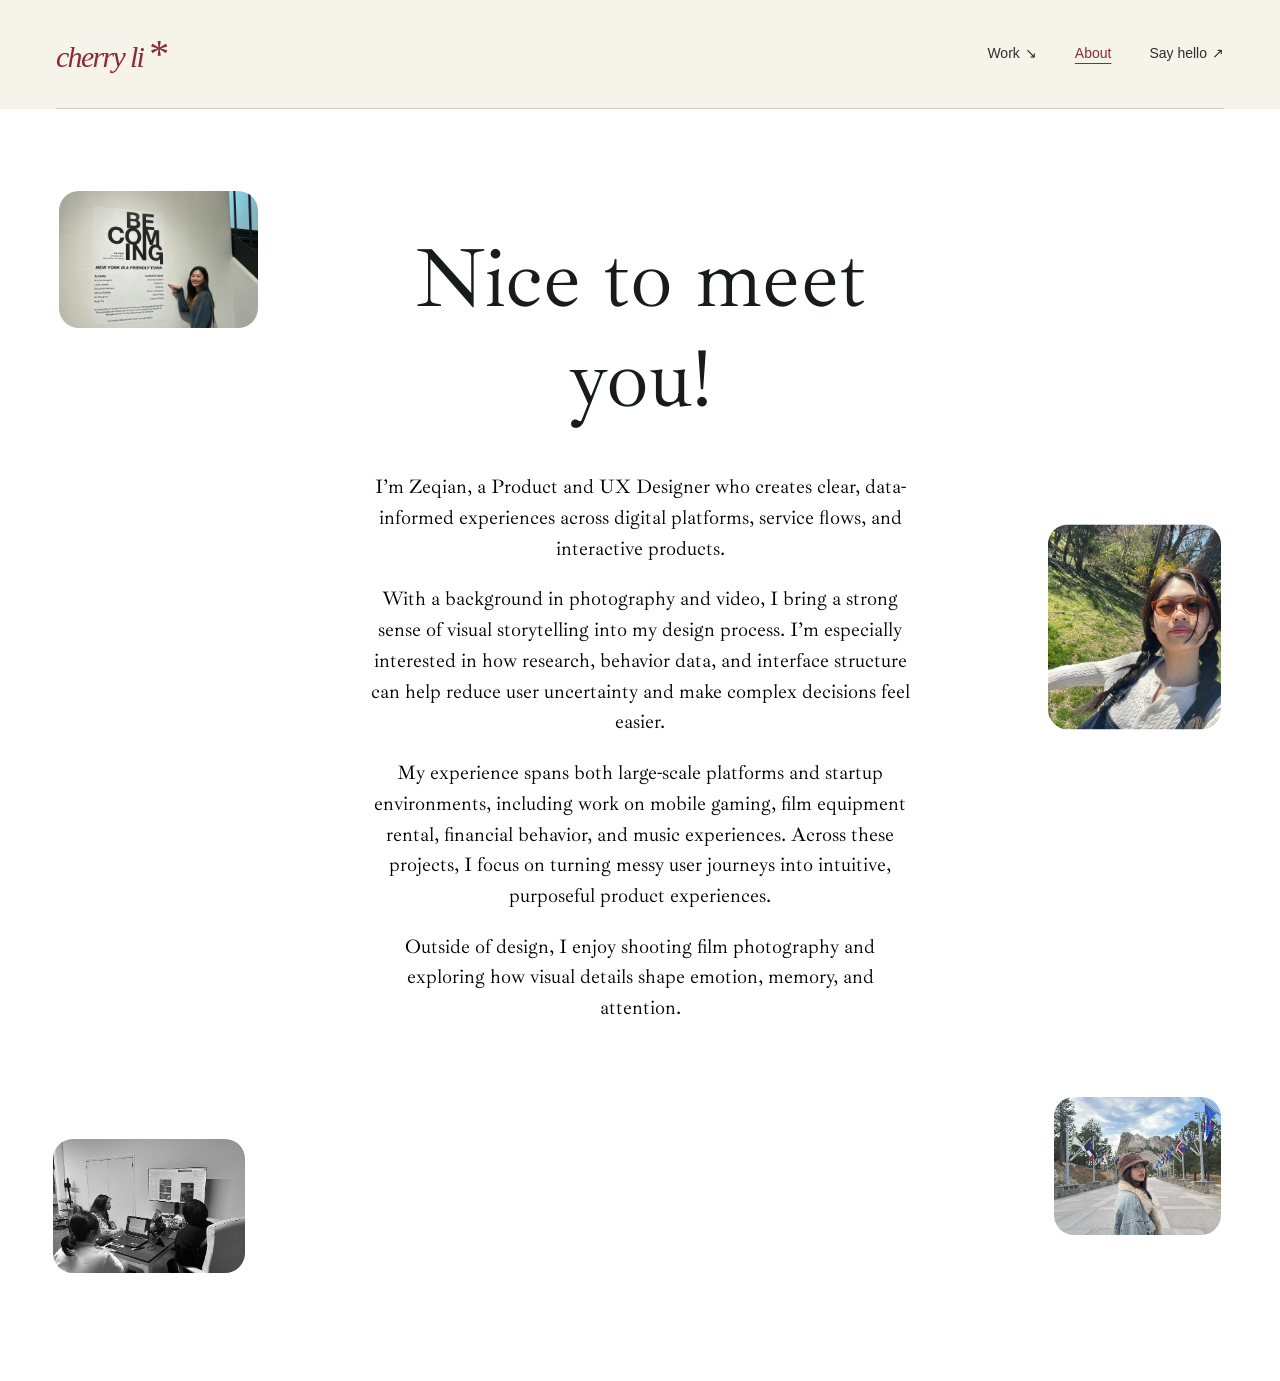
<file: about/index.html>
<!DOCTYPE html>
<html lang="en">
<head>
	<meta charset="utf-8">
	<meta name="viewport" content="width=device-width, initial-scale=1">
	<title>About | Cherry Li</title>
	<meta name="description" content="About Cherry Li, Product and UX Designer.">
	<link rel="canonical" href="/about/">
	<link rel="preconnect" href="https://fonts.googleapis.com">
	<link rel="preconnect" href="https://fonts.gstatic.com" crossorigin>
	<link href="https://fonts.googleapis.com/css2?family=IBM+Plex+Mono:wght@500&amp;family=Ibarra+Real+Nova&amp;family=Inter:wght@400&amp;family=Ponomar&amp;display=swap" rel="stylesheet">
	<style>
		/* Converted from Figma MCP get_design_context: penny-case-study 106:2178 (no iframe / no full-page raster). */
		.about-page {
			--ink: #111827;
			--woodsmoke: #171b1b;
			--muted: #767676;
			--hairline: #e5e7eb;
			margin: 0;
			min-height: 100vh;
			background: #fff;
			color: var(--ink);
			font-family: "Inter", system-ui, sans-serif;
		}

		.about-page * { box-sizing: border-box; }

		.about-skip {
			position: absolute;
			left: -9999px;
			top: auto;
			width: 1px;
			height: 1px;
			overflow: hidden;
		}
		.about-skip:focus {
			left: 16px;
			top: 16px;
			width: auto;
			height: auto;
			padding: 8px 12px;
			background: #fff;
			border: 1px solid var(--hairline);
			z-index: 100;
		}

		.about-header {
			position: sticky;
			top: 0;
			z-index: 20;
			background: #fff;
			width: 100%;
		}

		.about-header__inner {
			display: flex;
			align-items: center;
			justify-content: space-between;
			gap: 24px;
			width: 100%;
			max-width: none;
			margin: 0;
			padding: 31px clamp(16px, 4.2vw, 49px) 31px clamp(16px, 3.5vw, 40px);
			box-sizing: border-box;
		}

		.about-header__brand {
			display: block;
			height: 52px;
			width: 220px;
			overflow: hidden;
			flex-shrink: 0;
			text-decoration: none;
		}

		.about-header__brand img {
			display: block;
			height: 100%;
			width: 38.38%;
			max-width: none;
			object-fit: cover;
			object-position: left center;
		}

		.about-nav {
			display: flex;
			align-items: center;
			gap: 20px;
			padding-top: 2px;
			font-family: "IBM Plex Mono", ui-monospace, monospace;
			font-weight: 500;
			font-size: 24px;
			line-height: 22.51px;
			letter-spacing: 0.23px;
		}

		.about-nav__link {
			color: var(--ink);
			text-decoration: none;
			white-space: nowrap;
		}

		.about-nav__link:hover {
			text-decoration: underline;
			text-underline-offset: 5px;
		}

		.about-nav__link--underline {
			text-decoration: underline;
			text-underline-offset: 5px;
		}

		.about-main {
			display: block;
		}

		.about-hero {
			position: relative;
			background: #fff;
			width: 100%;
		}

		/* Reference layout: narrow centered copy + four rounded photos in side margins (no overlap). */
		.about-hero__stage {
			width: 100%;
			max-width: 1320px;
			margin: 0 auto;
			padding: clamp(28px, 5vw, 56px) clamp(14px, 3vw, 28px) clamp(36px, 7vw, 88px);
		}

		.about-hero__frame {
			position: relative;
			max-width: 1200px;
			margin: 0 auto;
			padding: clamp(36px, 5vw, 72px) clamp(96px, 11vw, 228px) clamp(140px, 16vw, 220px);
		}

		.about-hero__copy {
			position: relative;
			z-index: 2;
			max-width: 34.5rem;
			margin: 0 auto;
			padding-bottom: clamp(28px, 5vw, 64px);
			text-align: center;
		}

		.about-hero__title {
			margin: 0 0 clamp(28px, 4vw, 44px);
			padding: 0;
		}

		.about-hero__title h1 {
			margin: 0;
			font-family: "Ibarra Real Nova", "Times New Roman", serif;
			font-weight: 400;
			font-size: clamp(42px, 6.6vw, 95.2px);
			line-height: 1.18;
			letter-spacing: 0;
			color: var(--woodsmoke);
		}

		.about-bio {
			font-family: "Ibarra Real Nova", "Times New Roman", serif;
			font-size: clamp(17px, 1.55vw, 20px);
			line-height: 1.55;
			text-align: center;
			color: #000;
		}

		.about-bio p {
			margin: 0 0 1em;
		}

		.about-bio p:last-child {
			margin-bottom: 0;
		}

		.about-photo {
			position: absolute;
			z-index: 1;
			display: block;
			margin: 0;
			border-radius: 20px;
			overflow: hidden;
			box-sizing: border-box;
		}

		.about-photo img {
			display: block;
			width: 100%;
			height: 100%;
			object-fit: cover;
		}

		/* Top-left: beside heading + start of body */
		.about-photo--tl {
			left: clamp(4px, 1.5vw, 20px);
			top: clamp(8px, 2vw, 36px);
			width: clamp(148px, 15.5vw, 226px);
			aspect-ratio: 213 / 148;
		}

		/* Right: vertically centered with mid paragraphs */
		.about-photo--tr {
			right: clamp(4px, 1.5vw, 20px);
			top: 41%;
			transform: translateY(-50%);
			width: clamp(128px, 13.5vw, 178px);
			aspect-ratio: 171 / 203;
		}

		.about-photo--bl {
			left: clamp(0px, 1vw, 16px);
			bottom: clamp(6px, 1.5vw, 28px);
			width: clamp(148px, 15vw, 236px);
			aspect-ratio: 265 / 185;
		}

		.about-photo--br {
			right: clamp(4px, 1.5vw, 24px);
			bottom: clamp(20px, 4.5vw, 72px);
			width: clamp(138px, 13vw, 212px);
			aspect-ratio: 208 / 172;
		}

		.about-photo--tl img {
			object-position: 48% 44%;
		}

		.about-photo--tr img {
			object-position: 52% 36%;
		}

		.about-photo--bl img {
			object-position: 48% 48%;
		}

		.about-photo--br img {
			object-position: 36% 42%;
		}

		@media (min-width: 901px) and (max-width: 1080px) {
			.about-hero__frame {
				padding-left: clamp(72px, 10vw, 140px);
				padding-right: clamp(72px, 10vw, 140px);
			}

			.about-photo--tl {
				width: clamp(128px, 22vw, 184px);
			}

			.about-photo--tr {
				width: clamp(112px, 18vw, 148px);
			}

			.about-photo--bl {
				left: 0;
				bottom: clamp(4px, 2vw, 20px);
				width: clamp(128px, 18vw, 188px);
			}

			.about-photo--br {
				width: clamp(118px, 18vw, 172px);
			}
		}

		@media (max-width: 900px) {
			.about-header__inner {
				flex-direction: column;
				align-items: flex-start;
				padding: 20px 24px;
			}

			.about-nav {
				flex-wrap: wrap;
				font-size: 18px;
				gap: 16px;
			}

			.about-hero__stage {
				padding-bottom: 28px;
			}

			.about-hero__frame {
				padding: 20px 0 32px;
			}

			.about-hero__copy {
				max-width: none;
			}

			.about-hero__title {
				margin-bottom: 24px;
			}

			.about-bio {
				text-align: left;
				font-size: 18px;
				line-height: 1.5;
			}

			.about-photo {
				position: relative;
				left: auto !important;
				right: auto !important;
				top: auto !important;
				bottom: auto !important;
				transform: none !important;
				width: min(100%, 340px) !important;
				margin-inline: auto;
				aspect-ratio: 4 / 3;
			}

			.about-photo img {
				object-position: center center;
			}

		}
	</style>
<link rel="stylesheet" href="../assets/shared/navigation.css">
</head>
<body class="about-page">
	<a class="about-skip" href="#about-main">Skip to content</a>

	<!-- shared-navigation:start -->
<header id="portfolio-nav">
  <div class="portfolio-nav-inner">
    <a class="portfolio-brand" href="../index.html" aria-label="Cherry Li, home">cherry li<span aria-hidden="true">*</span></a>
    <nav aria-label="Main navigation">
      <a href="../index.html#work">Work <span aria-hidden="true">↘</span></a>
      <a href="../about/" aria-current="page">About</a>
      <a href="mailto:cherryzeqian@gmail.com">Say hello <span aria-hidden="true">↗</span></a>
    </nav>
  </div>
</header>
<!-- shared-navigation:end -->

	<main id="about-main" class="about-main">
		<section class="about-hero" aria-labelledby="about-hero-heading">
			<div class="about-hero__stage">
				<div class="about-hero__frame">
					<div class="about-hero__copy">
						<div class="about-hero__title">
							<h1 id="about-hero-heading">Nice to meet you!</h1>
						</div>
						<div class="about-bio">
							<p>I’m Zeqian, a Product and UX Designer who creates clear, data-informed experiences across digital platforms, service flows, and interactive products.</p>
							<p>With a background in photography and video, I bring a strong sense of visual storytelling into my design process. I’m especially interested in how research, behavior data, and interface structure can help reduce user uncertainty and make complex decisions feel easier.</p>
							<p>My experience spans both large-scale platforms and startup environments, including work on mobile gaming, film equipment rental, financial behavior, and music experiences. Across these projects, I focus on turning messy user journeys into intuitive, purposeful product experiences.</p>
							<p>Outside of design, I enjoy shooting film photography and exploring how visual details shape emotion, memory, and attention.</p>
						</div>
					</div>
					<figure class="about-photo about-photo--tl" aria-hidden="true">
						<img src="mcp-106-2178/photo-tl.jpg" alt="">
					</figure>
					<figure class="about-photo about-photo--tr" aria-hidden="true">
						<img src="mcp-106-2178/photo-tr.jpg" alt="">
					</figure>
					<figure class="about-photo about-photo--bl" aria-hidden="true">
						<img src="mcp-106-2178/photo-bl.png" alt="">
					</figure>
					<figure class="about-photo about-photo--br" aria-hidden="true">
						<img src="mcp-106-2178/photo-br.jpg" alt="">
					</figure>
				</div>
			</div>
		</section>

	</main>

</body>
</html>
</file>
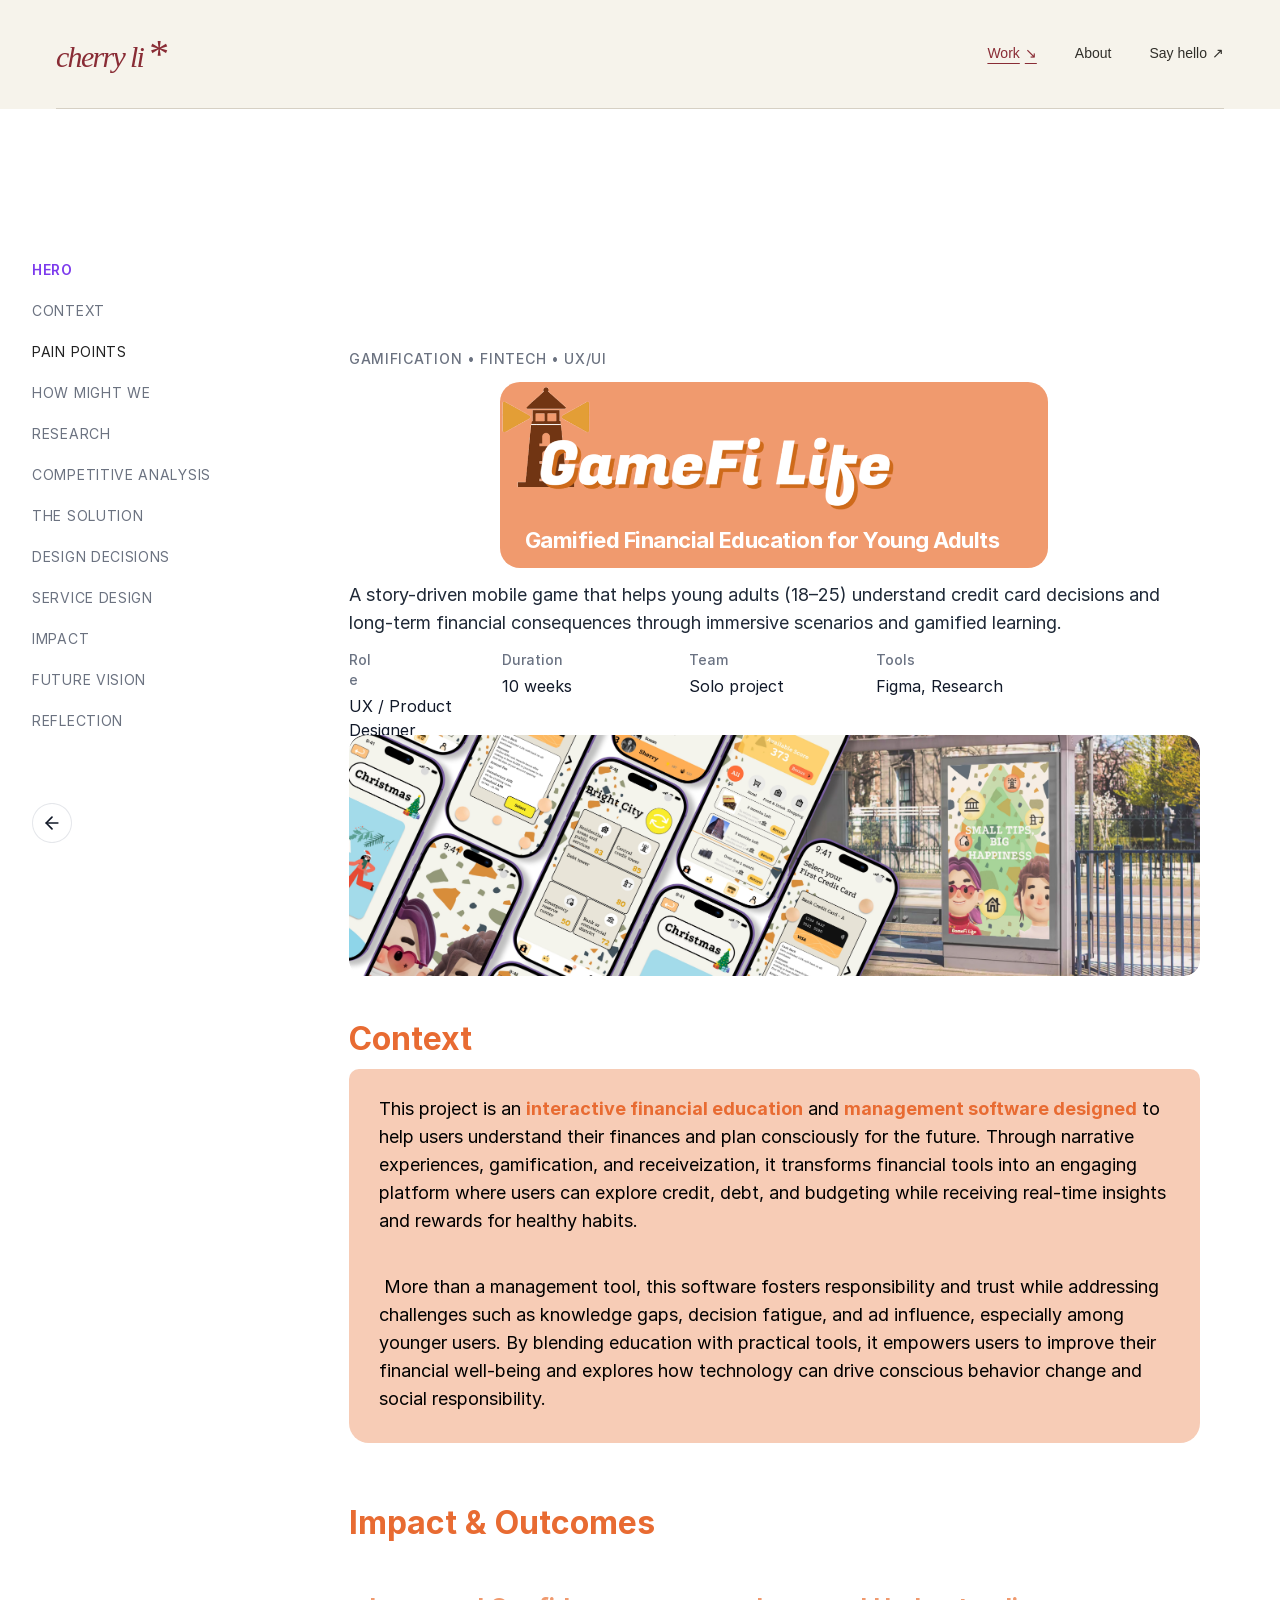
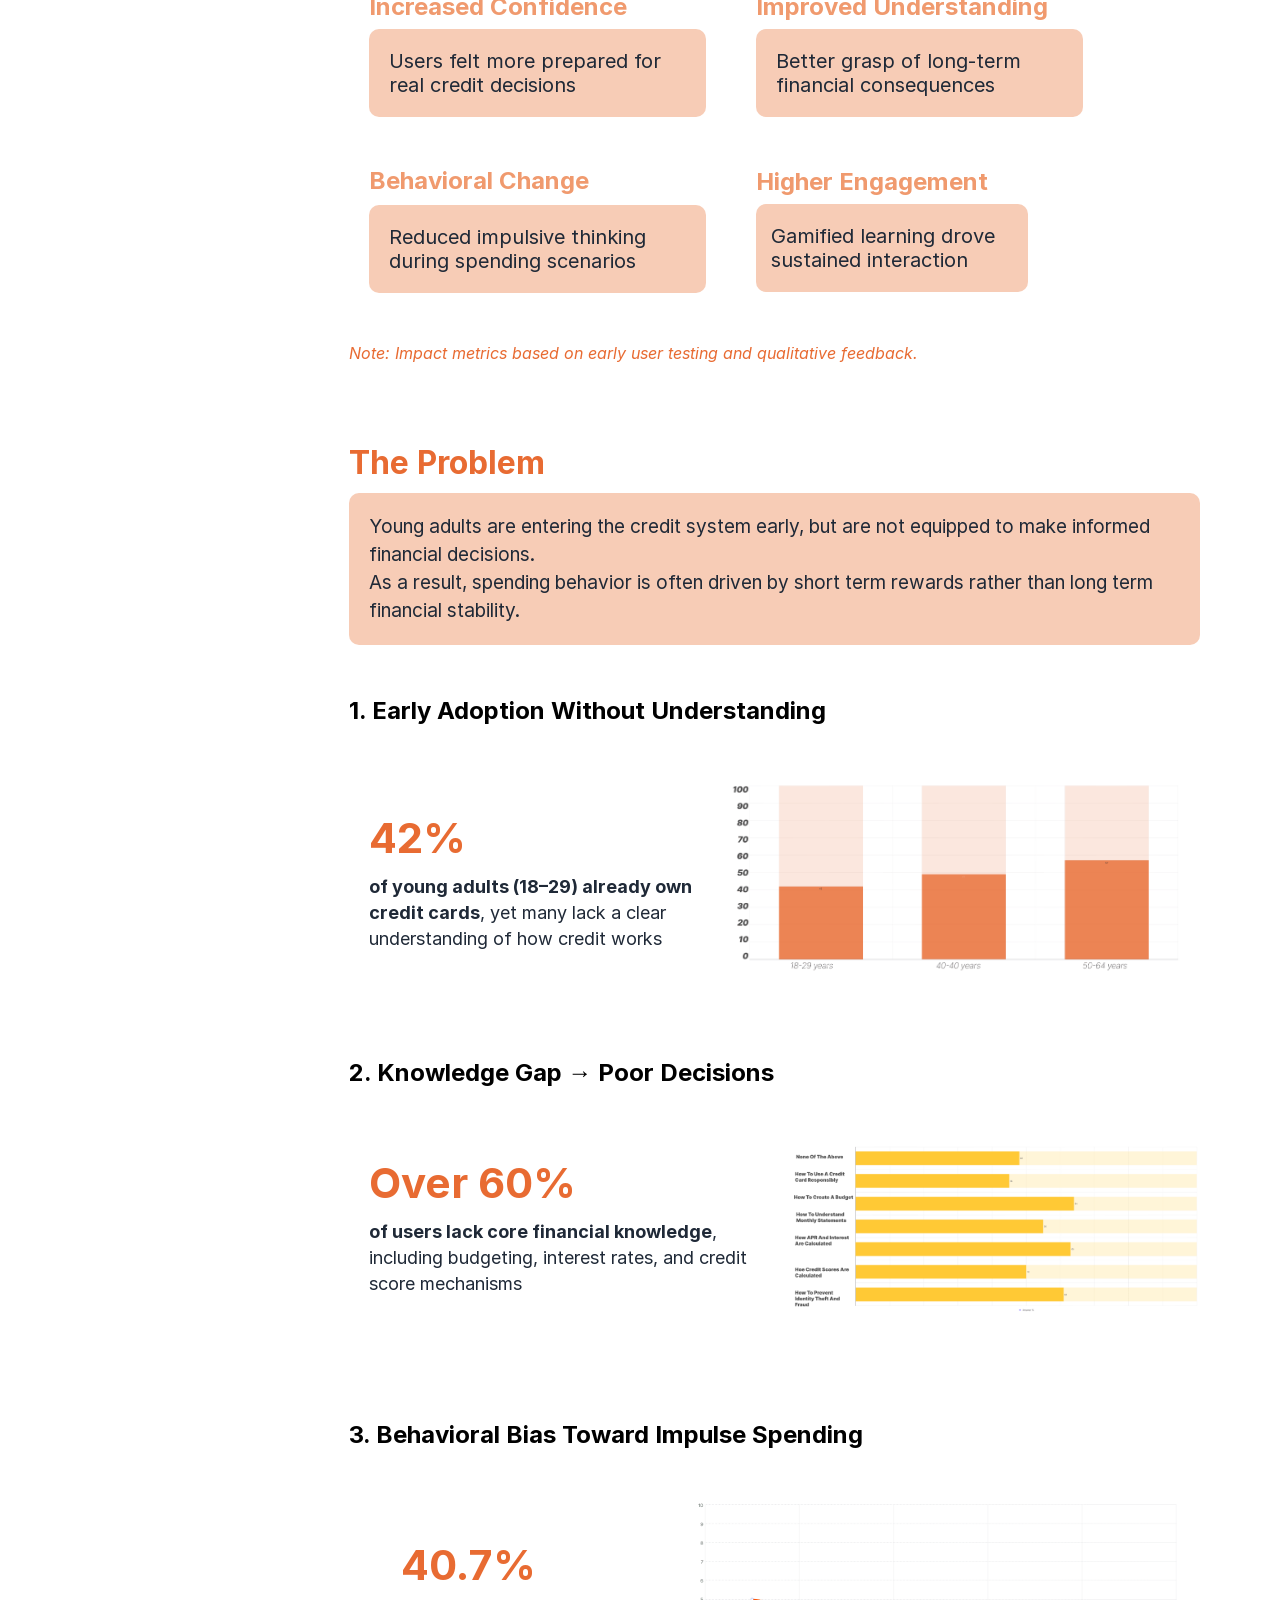
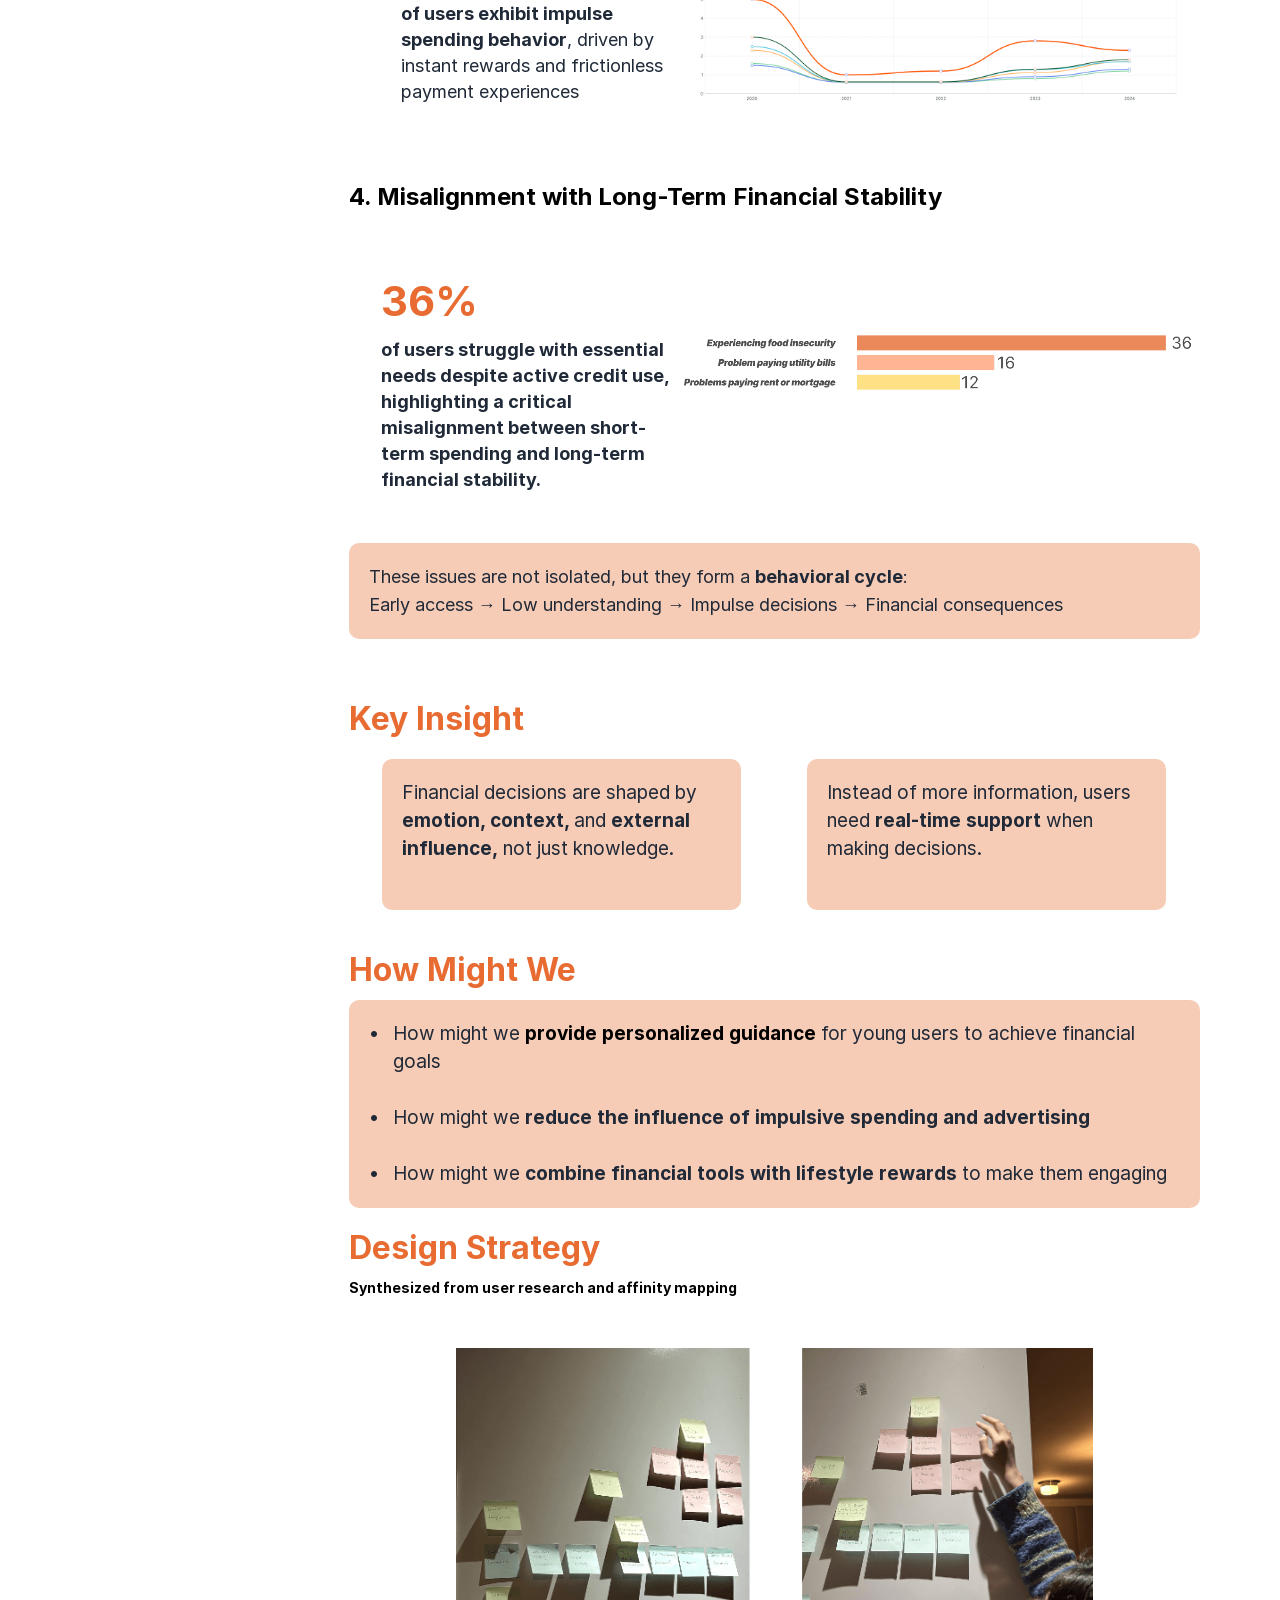
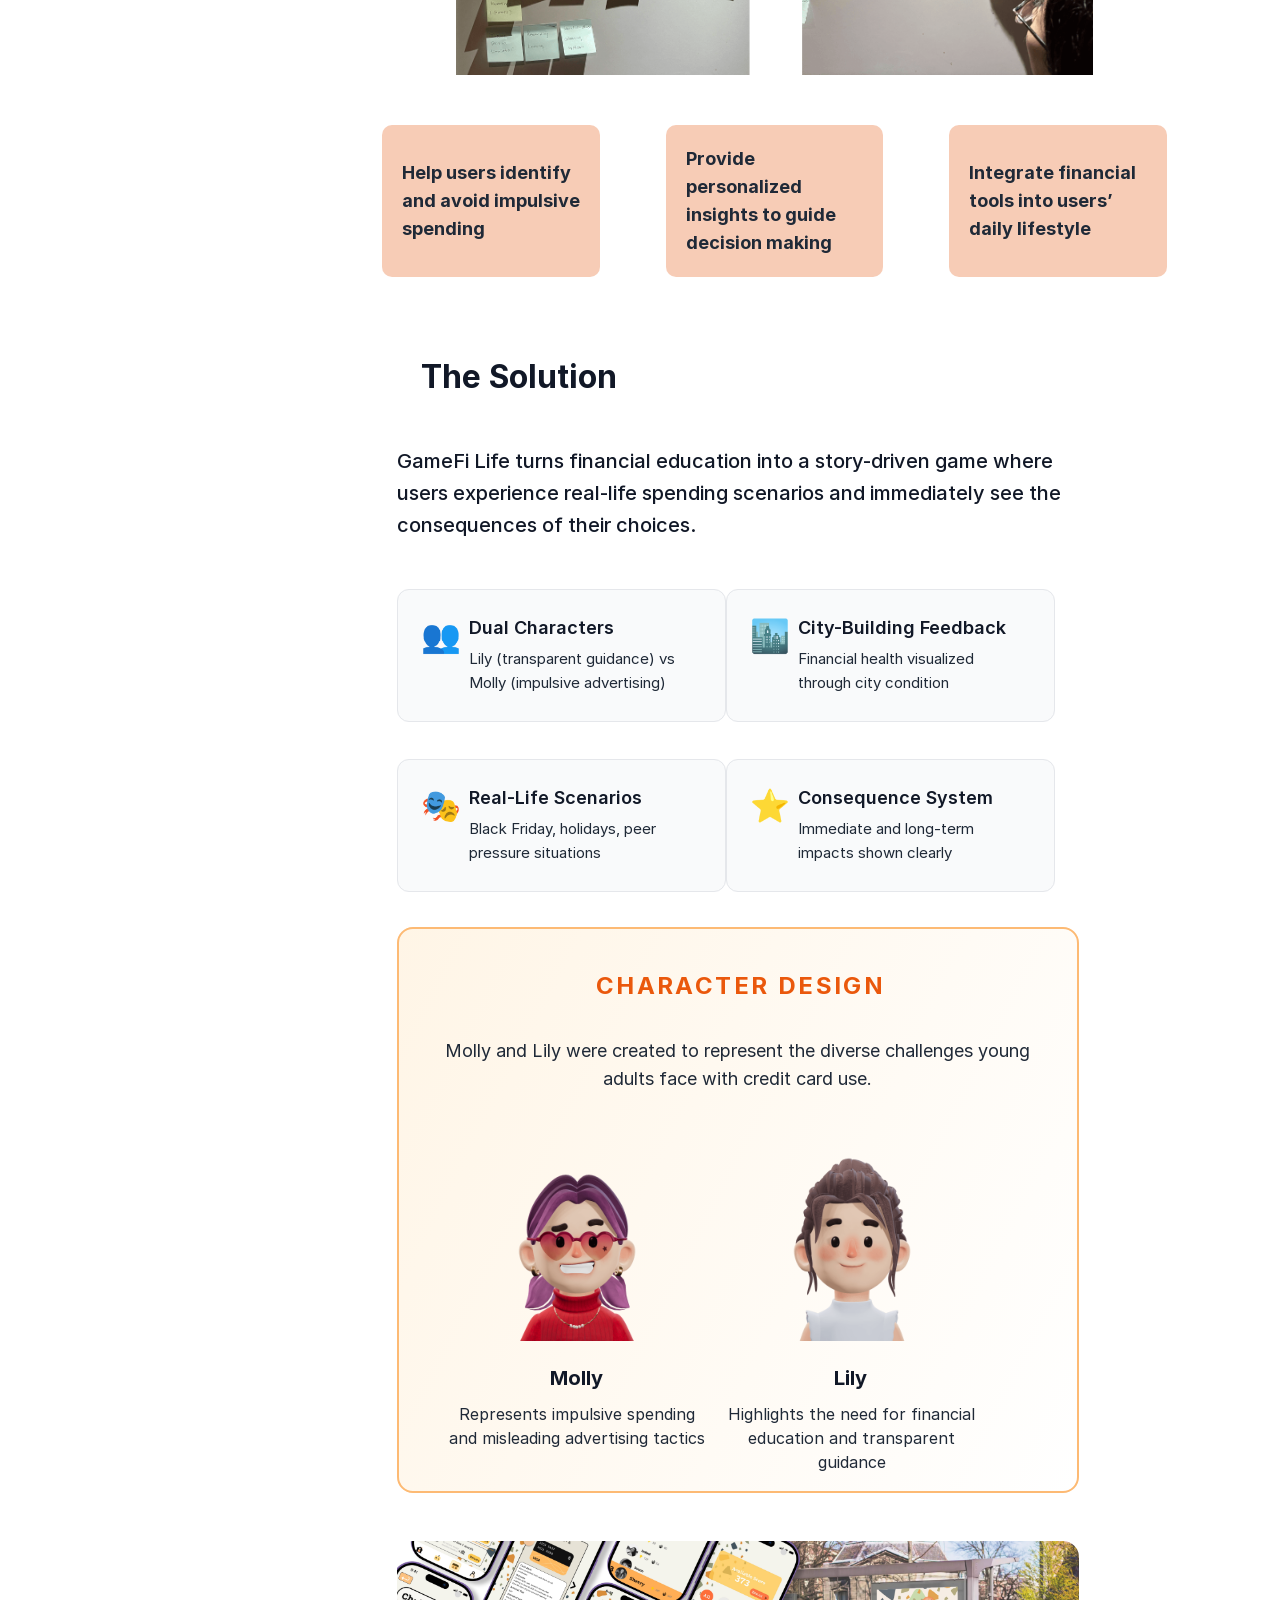
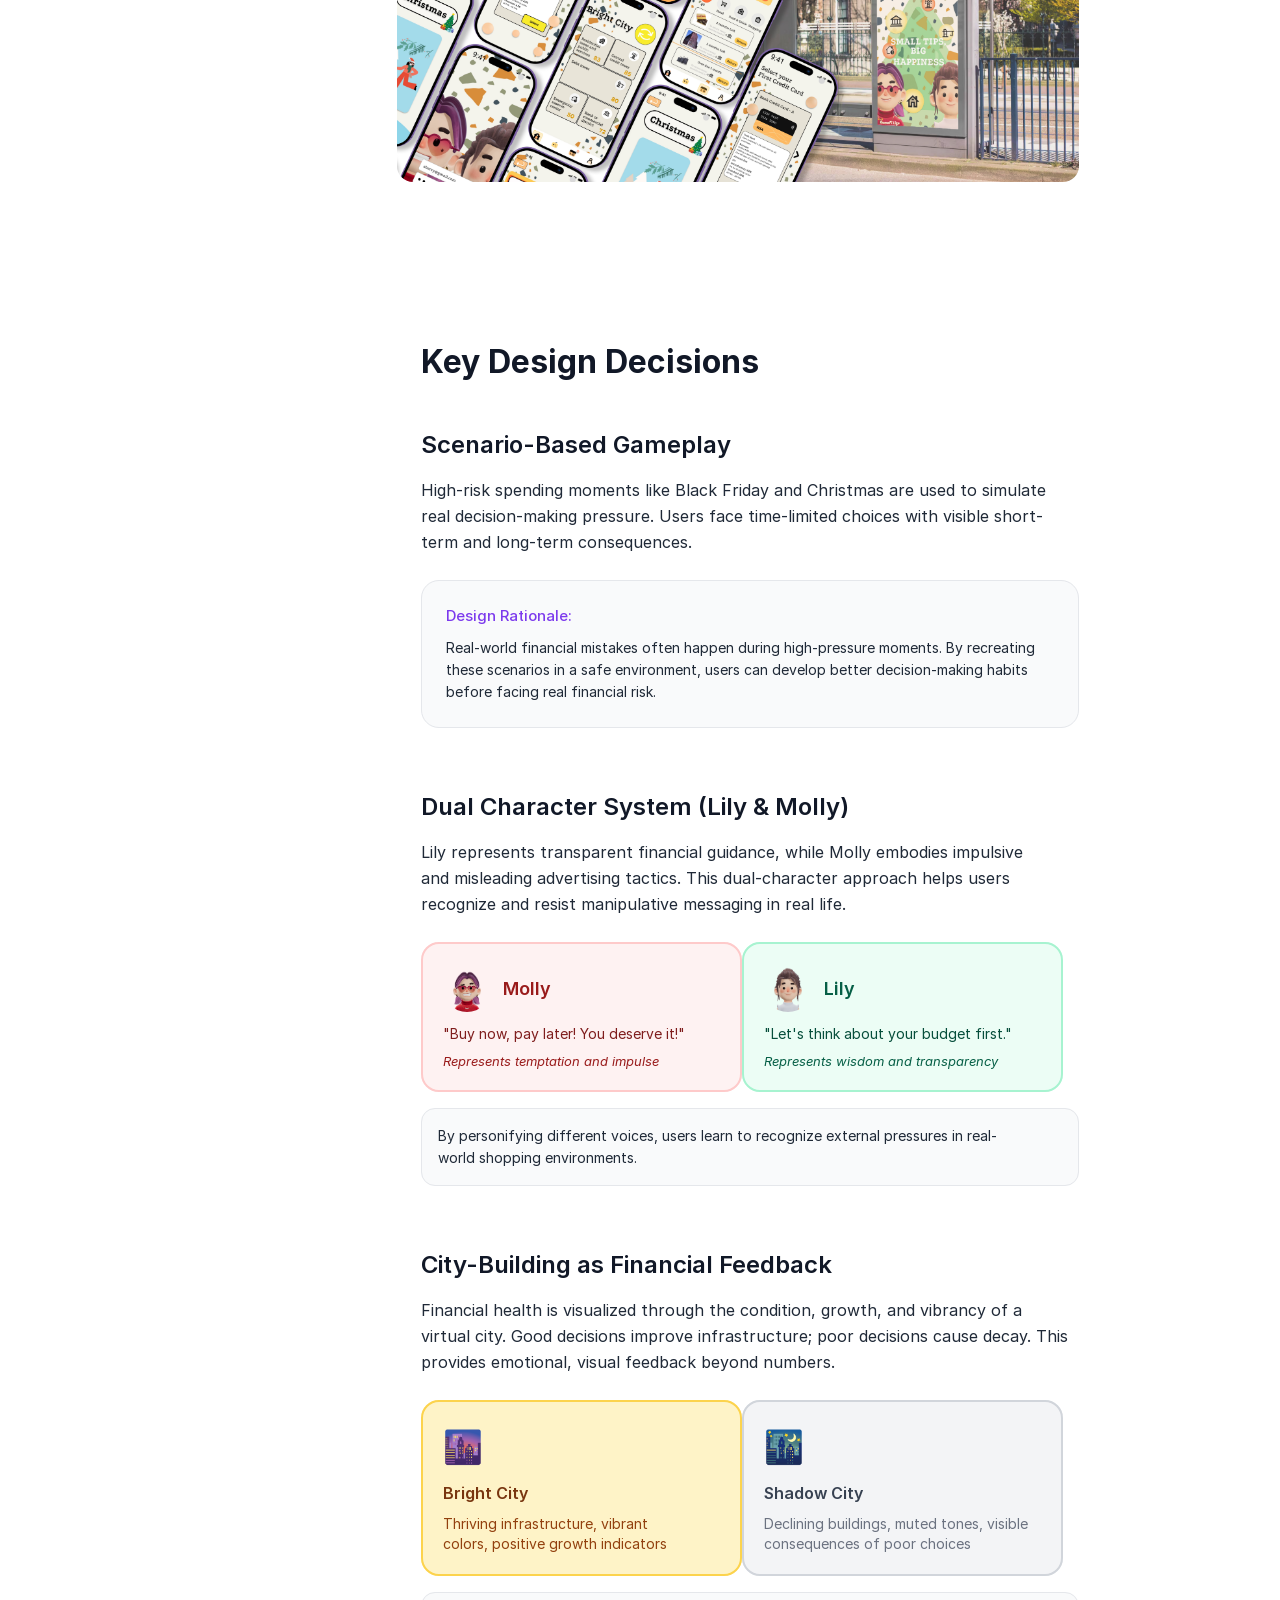
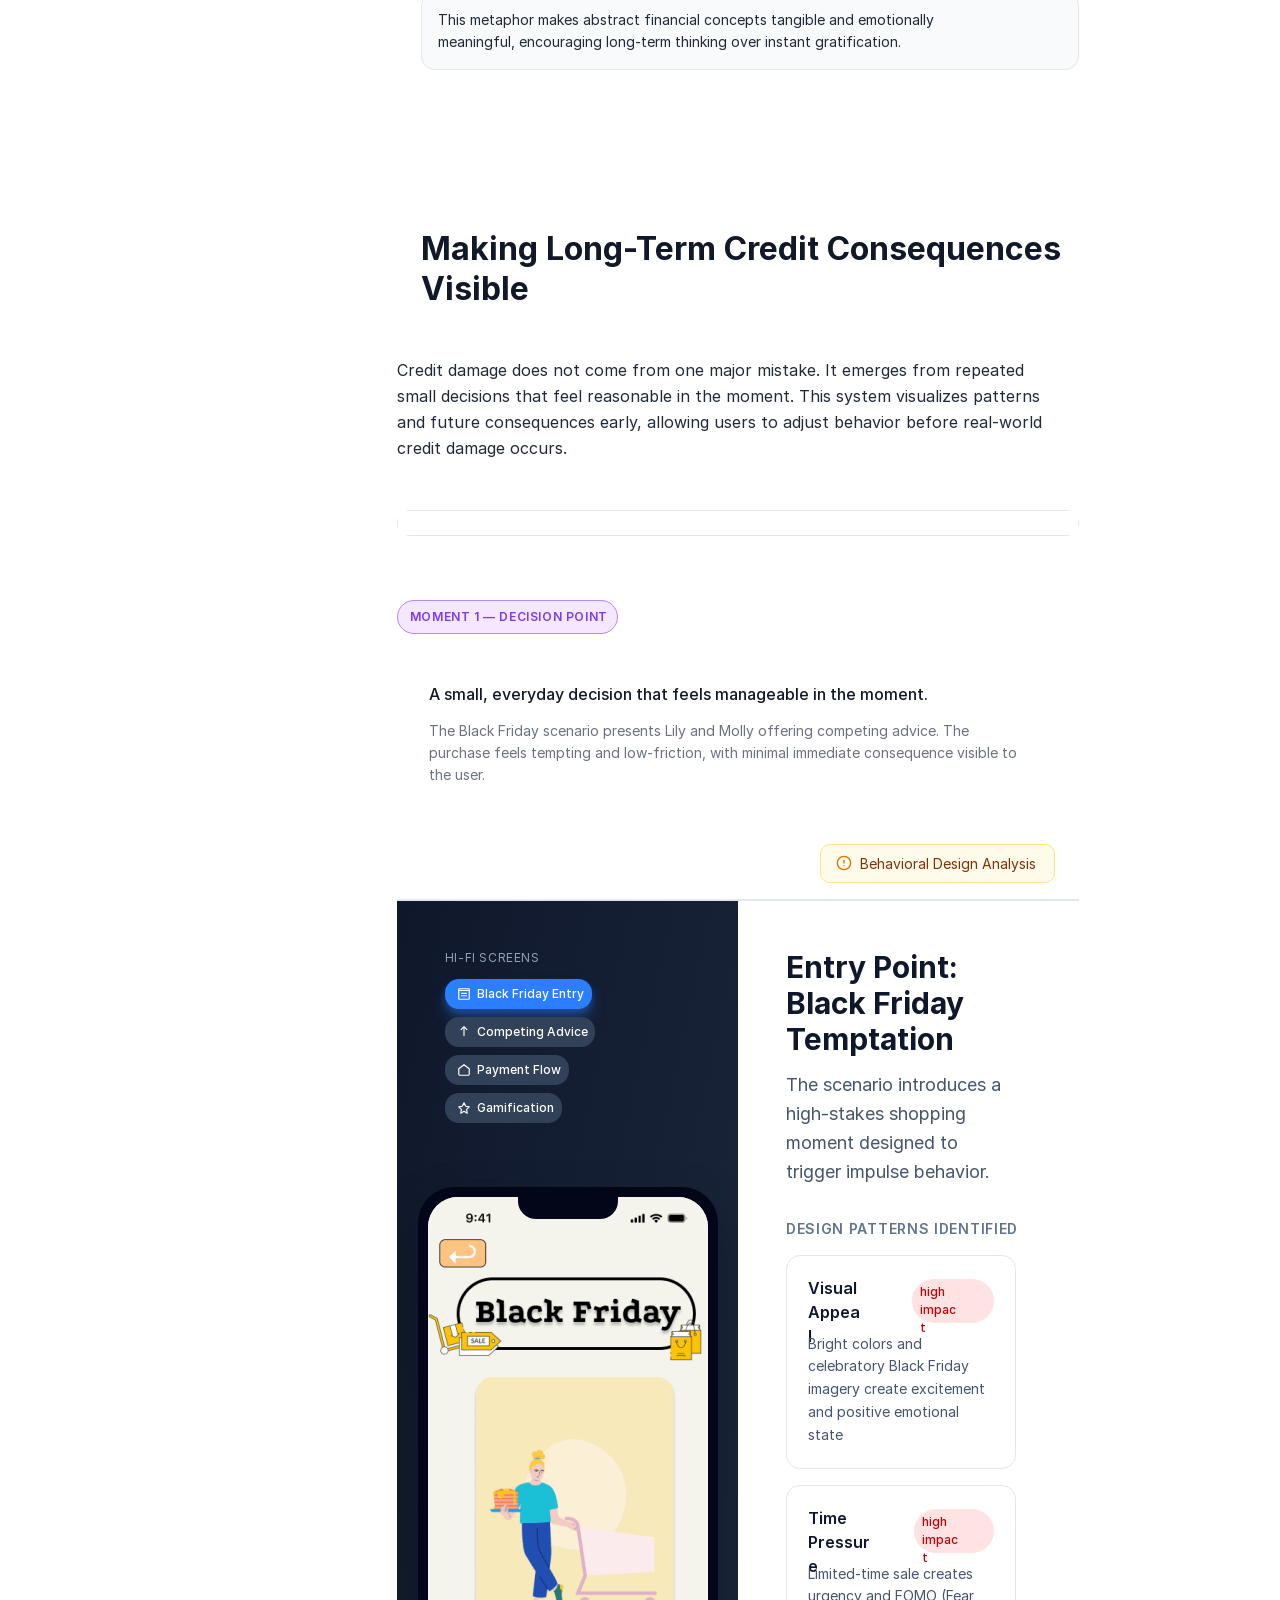
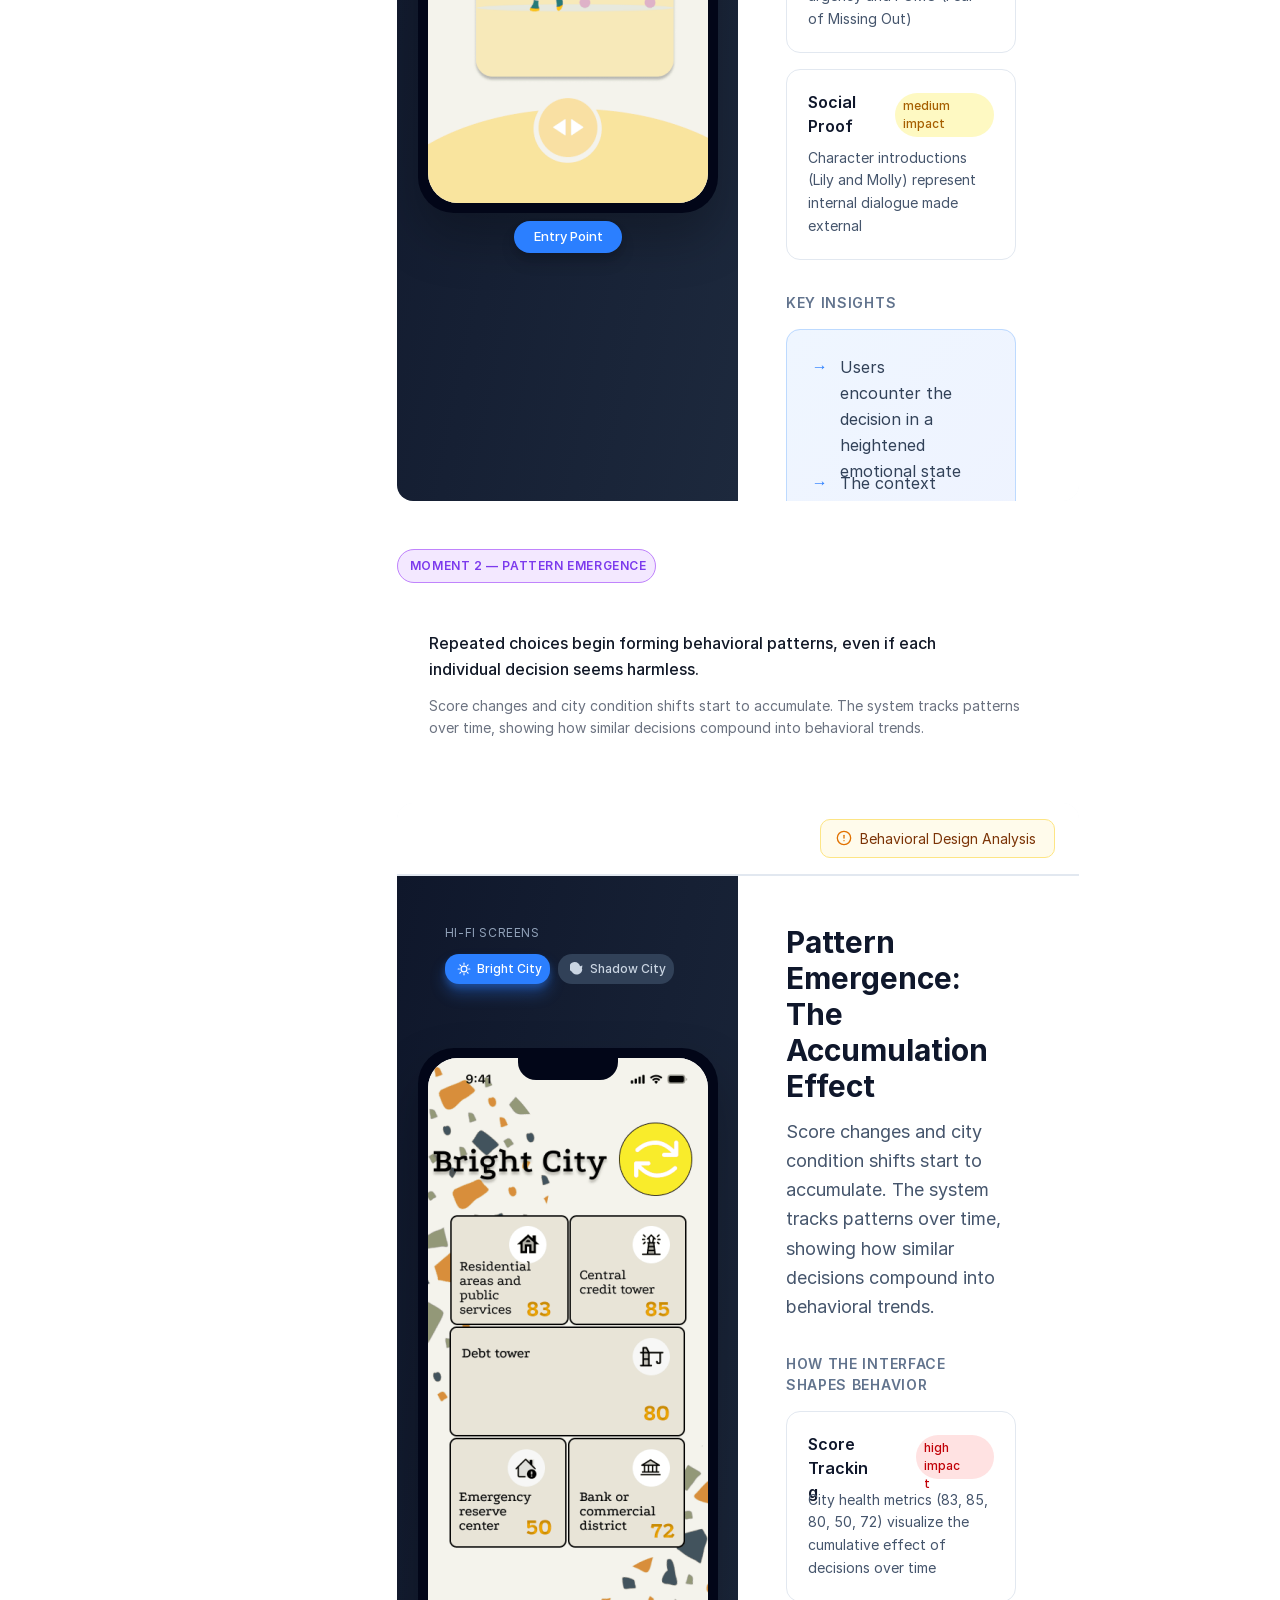
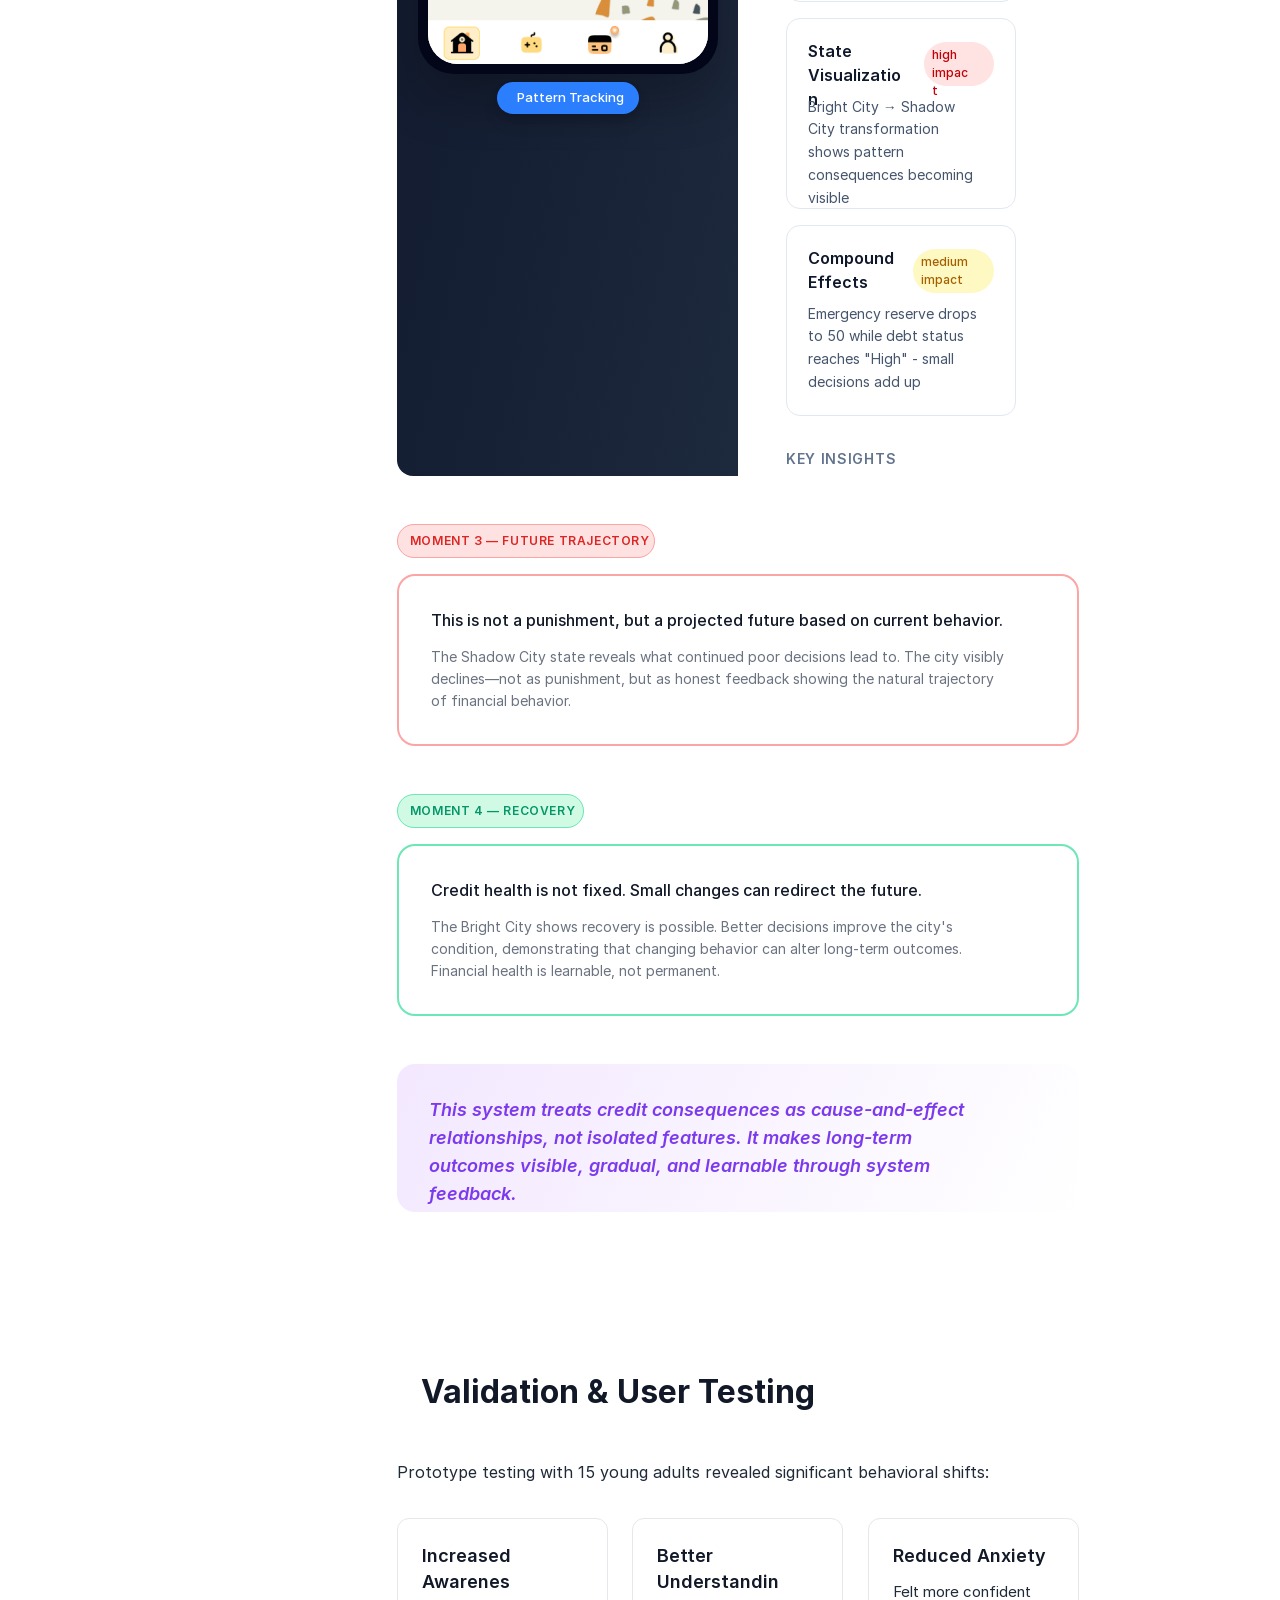
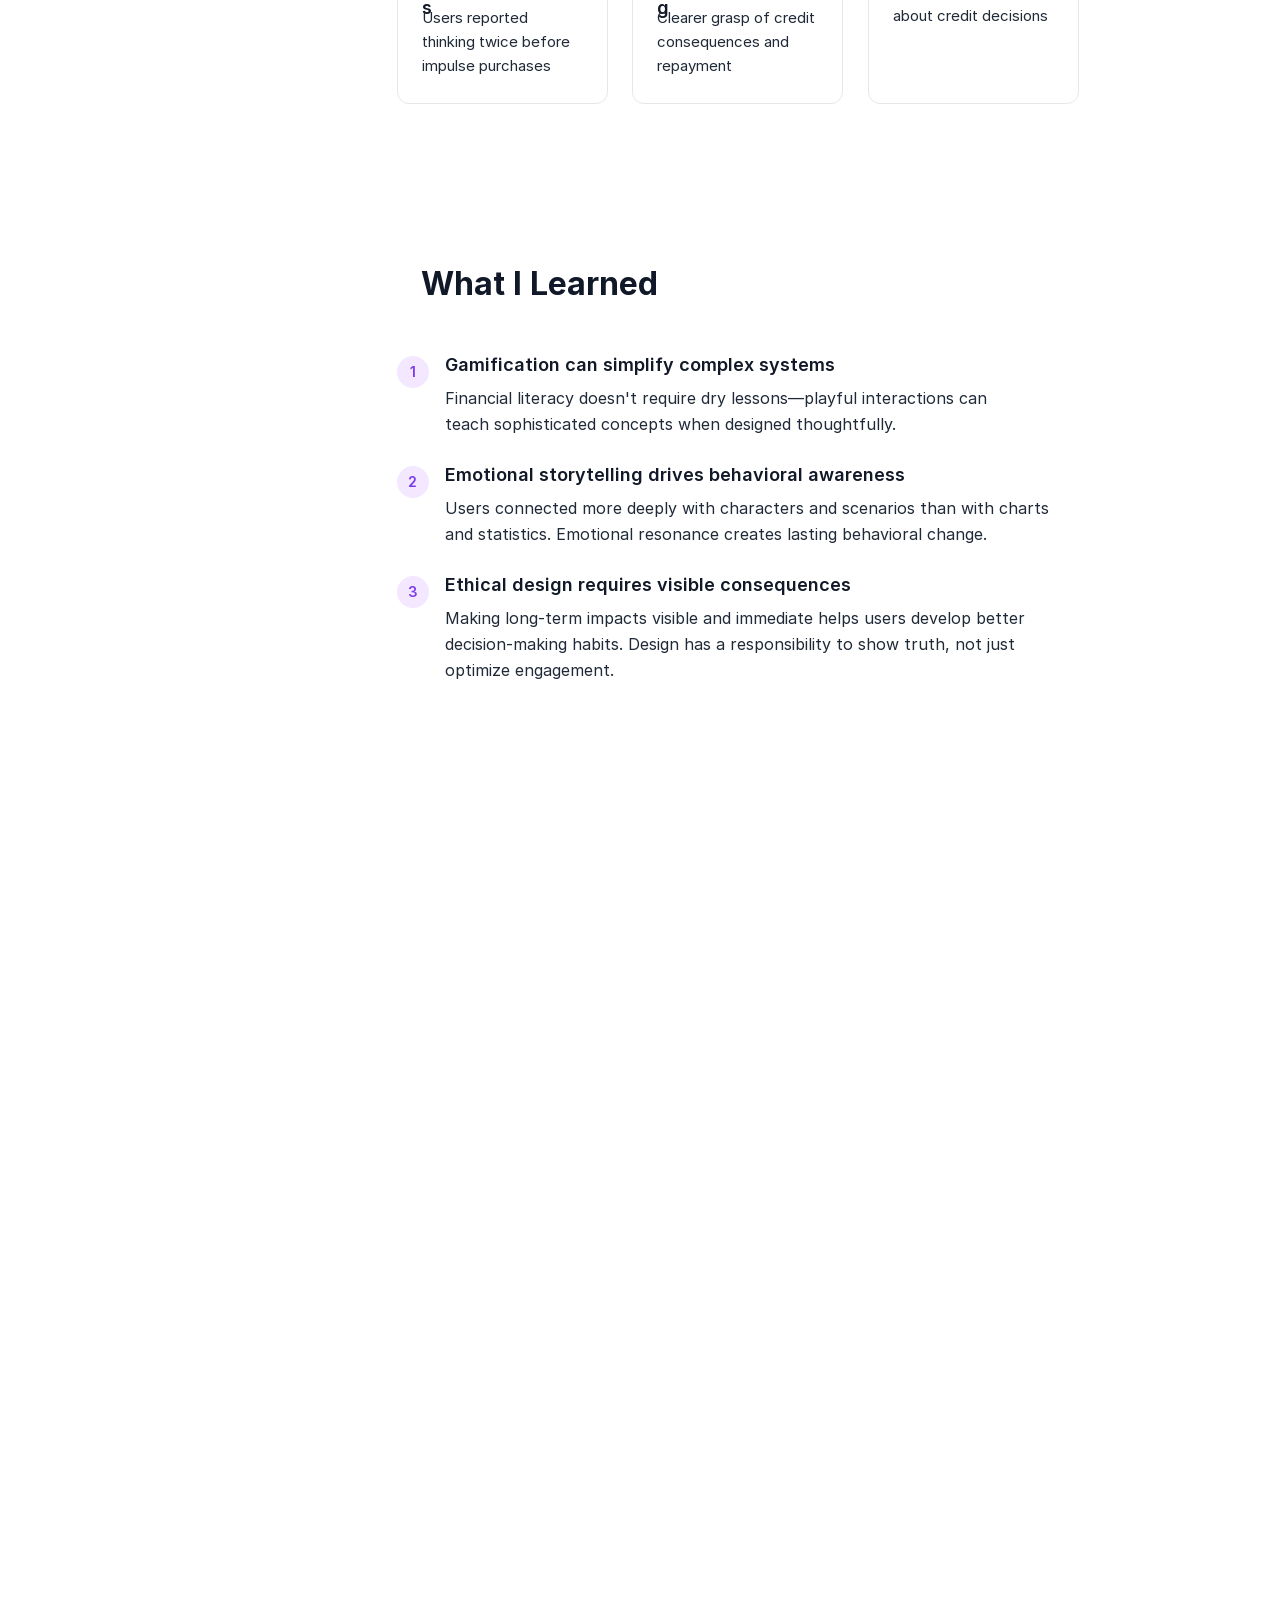
<file: gamefi-life-old/index.html>
<!doctype html>
<!-- Made in Framer · framer.com ✨ -->
<!-- Published Apr 14, 2026, 9:30 PM UTC -->
<html dir="ltr">
<head>
	<meta charset="utf-8">
	
	
	<script>try{if(localStorage.get("__framer_force_showing_editorbar_since")){const n=document.createElement("link");n.rel = "modulepreload";n.href="https://framer.com/edit/init.mjs";document.head.appendChild(n)}}catch(e){}</script>
	<!-- Start of headStart -->
    
    <!-- End of headStart -->
	<style id="custom-logo-replace">
		/* Stable replacement: Framer re-renders after hydration, so we overlay via CSS. */
		a.framer-z6723t.framer-1gzzwvz {
			position: relative;
			display: inline-block;
			/* Keep a stable clickable box */
			width: 260px; /* logo width + left offset */
			height: 52px;
		}
		a.framer-z6723t.framer-1gzzwvz::before {
			content: "";
			position: absolute;
			left: 40px;
			top: 0;
			width: 220px;
			height: 52px;
			pointer-events: none;
			background-image: url("/assets/custom/logo.png");
			background-position: left center;
			background-repeat: no-repeat;
			background-size: contain;
		}
		/* Hide the original text (keeps layout stable) */
		a.framer-z6723t.framer-1gzzwvz p.framer-text {
			opacity: 0 !important;
			font-size: 0 !important;
			line-height: 0 !important;
		}
	</style>
	<script id="custom-logo-home-link">
		// Ensure clicking the logo always goes to the homepage and avoid Framer highlight overlays.
		addEventListener("DOMContentLoaded", () => {
			const a = document.querySelector("a.framer-z6723t.framer-1gzzwvz");
			if (!a) return;
			a.setAttribute("href", "/");

			const highlighted = a.querySelector("[data-highlight]");
			if (highlighted) highlighted.removeAttribute("data-highlight");

			a.addEventListener(
				"click",
				(e) => {
					e.preventDefault();
					e.stopPropagation();
					window.location.href = "/";
				},
				true
			);
		});
	</script>
	<meta name="viewport" content="width=1200">
	<meta name="generator" content="Framer 4da6613">
	<title>My Framer Site</title>
    <meta name="description" content="Made with Framer">
    <meta name="framer-search-index" content="/assets/framerusercontent.com/sites/6ConQ6LzwR4a6nlRrz9SFp/searchIndex-3e9ZN9xR9YPm.json">
    <meta name="framer-search-index-fallback" content="/assets/framerusercontent.com/sites/6ConQ6LzwR4a6nlRrz9SFp/searchIndex-ie2xCaQvbHdg.json">
    <link href="/assets/framerusercontent.com/sites/icons/default-favicon-light.v1.png" rel="icon" media="(prefers-color-scheme: light)">
    <link href="/assets/framerusercontent.com/sites/icons/default-favicon-dark.v1.png" rel="icon" media="(prefers-color-scheme: dark)">
    <link rel="apple-touch-icon" href="/assets/framerusercontent.com/sites/icons/default-touch-icon.v3.png">
    <!-- Open Graph / Facebook -->
    <meta property="og:type" content="website">
    <meta property="og:title" content="My Framer Site">
    <meta property="og:description" content="Made with Framer">
    <!-- Twitter -->
    <meta name="twitter:card" content="summary_large_image">
    <meta name="twitter:title" content="My Framer Site">
    <meta name="twitter:description" content="Made with Framer">
	
	<style data-framer-font-css>/* latin-ext */
@font-face {
  font-family: 'Pontano Sans';
  font-style: normal;
  font-weight: 400;
  font-display: swap;
  src: url(/assets/fonts.gstatic.com/s/pontanosans/v19/qFdD35GdgYR8EzR6oBLDHa3ayz8Ns1s.woff2) format('woff2');
  unicode-range: U+0100-02BA, U+02BD-02C5, U+02C7-02CC, U+02CE-02D7, U+02DD-02FF, U+0304, U+0308, U+0329, U+1D00-1DBF, U+1E00-1E9F, U+1EF2-1EFF, U+2020, U+20A0-20AB, U+20AD-20C0, U+2113, U+2C60-2C7F, U+A720-A7FF;
}
/* latin */
@font-face {
  font-family: 'Pontano Sans';
  font-style: normal;
  font-weight: 400;
  font-display: swap;
  src: url(/assets/fonts.gstatic.com/s/pontanosans/v19/qFdD35GdgYR8EzR6oBLDHa3axT8N.woff2) format('woff2');
  unicode-range: U+0000-00FF, U+0131, U+0152-0153, U+02BB-02BC, U+02C6, U+02DA, U+02DC, U+0304, U+0308, U+0329, U+2000-206F, U+20AC, U+2122, U+2191, U+2193, U+2212, U+2215, U+FEFF, U+FFFD;
}
/* latin-ext */
@font-face {
  font-family: 'Pontano Sans';
  font-style: normal;
  font-weight: 500;
  font-display: swap;
  src: url(/assets/fonts.gstatic.com/s/pontanosans/v19/qFdD35GdgYR8EzR6oBLDHa3ayz8Ns1s.woff2) format('woff2');
  unicode-range: U+0100-02BA, U+02BD-02C5, U+02C7-02CC, U+02CE-02D7, U+02DD-02FF, U+0304, U+0308, U+0329, U+1D00-1DBF, U+1E00-1E9F, U+1EF2-1EFF, U+2020, U+20A0-20AB, U+20AD-20C0, U+2113, U+2C60-2C7F, U+A720-A7FF;
}
/* latin */
@font-face {
  font-family: 'Pontano Sans';
  font-style: normal;
  font-weight: 500;
  font-display: swap;
  src: url(/assets/fonts.gstatic.com/s/pontanosans/v19/qFdD35GdgYR8EzR6oBLDHa3axT8N.woff2) format('woff2');
  unicode-range: U+0000-00FF, U+0131, U+0152-0153, U+02BB-02BC, U+02C6, U+02DA, U+02DC, U+0304, U+0308, U+0329, U+2000-206F, U+20AC, U+2122, U+2191, U+2193, U+2212, U+2215, U+FEFF, U+FFFD;
}
/* latin-ext */
@font-face {
  font-family: 'Pontano Sans';
  font-style: normal;
  font-weight: 600;
  font-display: swap;
  src: url(/assets/fonts.gstatic.com/s/pontanosans/v19/qFdD35GdgYR8EzR6oBLDHa3ayz8Ns1s.woff2) format('woff2');
  unicode-range: U+0100-02BA, U+02BD-02C5, U+02C7-02CC, U+02CE-02D7, U+02DD-02FF, U+0304, U+0308, U+0329, U+1D00-1DBF, U+1E00-1E9F, U+1EF2-1EFF, U+2020, U+20A0-20AB, U+20AD-20C0, U+2113, U+2C60-2C7F, U+A720-A7FF;
}
/* latin */
@font-face {
  font-family: 'Pontano Sans';
  font-style: normal;
  font-weight: 600;
  font-display: swap;
  src: url(/assets/fonts.gstatic.com/s/pontanosans/v19/qFdD35GdgYR8EzR6oBLDHa3axT8N.woff2) format('woff2');
  unicode-range: U+0000-00FF, U+0131, U+0152-0153, U+02BB-02BC, U+02C6, U+02DA, U+02DC, U+0304, U+0308, U+0329, U+2000-206F, U+20AC, U+2122, U+2191, U+2193, U+2212, U+2215, U+FEFF, U+FFFD;
}
/* latin-ext */
@font-face {
  font-family: 'Pontano Sans';
  font-style: normal;
  font-weight: 700;
  font-display: swap;
  src: url(/assets/fonts.gstatic.com/s/pontanosans/v19/qFdD35GdgYR8EzR6oBLDHa3ayz8Ns1s.woff2) format('woff2');
  unicode-range: U+0100-02BA, U+02BD-02C5, U+02C7-02CC, U+02CE-02D7, U+02DD-02FF, U+0304, U+0308, U+0329, U+1D00-1DBF, U+1E00-1E9F, U+1EF2-1EFF, U+2020, U+20A0-20AB, U+20AD-20C0, U+2113, U+2C60-2C7F, U+A720-A7FF;
}
/* latin */
@font-face {
  font-family: 'Pontano Sans';
  font-style: normal;
  font-weight: 700;
  font-display: swap;
  src: url(/assets/fonts.gstatic.com/s/pontanosans/v19/qFdD35GdgYR8EzR6oBLDHa3axT8N.woff2) format('woff2');
  unicode-range: U+0000-00FF, U+0131, U+0152-0153, U+02BB-02BC, U+02C6, U+02DA, U+02DC, U+0304, U+0308, U+0329, U+2000-206F, U+20AC, U+2122, U+2191, U+2193, U+2212, U+2215, U+FEFF, U+FFFD;
}
/* cyrillic-ext */
@font-face {
  font-family: 'Roboto';
  font-style: normal;
  font-weight: 400;
  font-stretch: 100%;
  font-display: swap;
  src: url(/assets/fonts.gstatic.com/s/roboto/v51/KFOMCnqEu92Fr1ME7kSn66aGLdTylUAMQXC89YmC2DPNWubEbVmZiArmlw.woff2) format('woff2');
  unicode-range: U+0460-052F, U+1C80-1C8A, U+20B4, U+2DE0-2DFF, U+A640-A69F, U+FE2E-FE2F;
}
/* cyrillic */
@font-face {
  font-family: 'Roboto';
  font-style: normal;
  font-weight: 400;
  font-stretch: 100%;
  font-display: swap;
  src: url(/assets/fonts.gstatic.com/s/roboto/v51/KFOMCnqEu92Fr1ME7kSn66aGLdTylUAMQXC89YmC2DPNWubEbVmQiArmlw.woff2) format('woff2');
  unicode-range: U+0301, U+0400-045F, U+0490-0491, U+04B0-04B1, U+2116;
}
/* greek-ext */
@font-face {
  font-family: 'Roboto';
  font-style: normal;
  font-weight: 400;
  font-stretch: 100%;
  font-display: swap;
  src: url(/assets/fonts.gstatic.com/s/roboto/v51/KFOMCnqEu92Fr1ME7kSn66aGLdTylUAMQXC89YmC2DPNWubEbVmYiArmlw.woff2) format('woff2');
  unicode-range: U+1F00-1FFF;
}
/* greek */
@font-face {
  font-family: 'Roboto';
  font-style: normal;
  font-weight: 400;
  font-stretch: 100%;
  font-display: swap;
  src: url(/assets/fonts.gstatic.com/s/roboto/v51/KFOMCnqEu92Fr1ME7kSn66aGLdTylUAMQXC89YmC2DPNWubEbVmXiArmlw.woff2) format('woff2');
  unicode-range: U+0370-0377, U+037A-037F, U+0384-038A, U+038C, U+038E-03A1, U+03A3-03FF;
}
/* math */
@font-face {
  font-family: 'Roboto';
  font-style: normal;
  font-weight: 400;
  font-stretch: 100%;
  font-display: swap;
  src: url(/assets/fonts.gstatic.com/s/roboto/v51/KFOMCnqEu92Fr1ME7kSn66aGLdTylUAMQXC89YmC2DPNWubEbVnoiArmlw.woff2) format('woff2');
  unicode-range: U+0302-0303, U+0305, U+0307-0308, U+0310, U+0312, U+0315, U+031A, U+0326-0327, U+032C, U+032F-0330, U+0332-0333, U+0338, U+033A, U+0346, U+034D, U+0391-03A1, U+03A3-03A9, U+03B1-03C9, U+03D1, U+03D5-03D6, U+03F0-03F1, U+03F4-03F5, U+2016-2017, U+2034-2038, U+203C, U+2040, U+2043, U+2047, U+2050, U+2057, U+205F, U+2070-2071, U+2074-208E, U+2090-209C, U+20D0-20DC, U+20E1, U+20E5-20EF, U+2100-2112, U+2114-2115, U+2117-2121, U+2123-214F, U+2190, U+2192, U+2194-21AE, U+21B0-21E5, U+21F1-21F2, U+21F4-2211, U+2213-2214, U+2216-22FF, U+2308-230B, U+2310, U+2319, U+231C-2321, U+2336-237A, U+237C, U+2395, U+239B-23B7, U+23D0, U+23DC-23E1, U+2474-2475, U+25AF, U+25B3, U+25B7, U+25BD, U+25C1, U+25CA, U+25CC, U+25FB, U+266D-266F, U+27C0-27FF, U+2900-2AFF, U+2B0E-2B11, U+2B30-2B4C, U+2BFE, U+3030, U+FF5B, U+FF5D, U+1D400-1D7FF, U+1EE00-1EEFF;
}
/* symbols */
@font-face {
  font-family: 'Roboto';
  font-style: normal;
  font-weight: 400;
  font-stretch: 100%;
  font-display: swap;
  src: url(/assets/fonts.gstatic.com/s/roboto/v51/KFOMCnqEu92Fr1ME7kSn66aGLdTylUAMQXC89YmC2DPNWubEbVn6iArmlw.woff2) format('woff2');
  unicode-range: U+0001-000C, U+000E-001F, U+007F-009F, U+20DD-20E0, U+20E2-20E4, U+2150-218F, U+2190, U+2192, U+2194-2199, U+21AF, U+21E6-21F0, U+21F3, U+2218-2219, U+2299, U+22C4-22C6, U+2300-243F, U+2440-244A, U+2460-24FF, U+25A0-27BF, U+2800-28FF, U+2921-2922, U+2981, U+29BF, U+29EB, U+2B00-2BFF, U+4DC0-4DFF, U+FFF9-FFFB, U+10140-1018E, U+10190-1019C, U+101A0, U+101D0-101FD, U+102E0-102FB, U+10E60-10E7E, U+1D2C0-1D2D3, U+1D2E0-1D37F, U+1F000-1F0FF, U+1F100-1F1AD, U+1F1E6-1F1FF, U+1F30D-1F30F, U+1F315, U+1F31C, U+1F31E, U+1F320-1F32C, U+1F336, U+1F378, U+1F37D, U+1F382, U+1F393-1F39F, U+1F3A7-1F3A8, U+1F3AC-1F3AF, U+1F3C2, U+1F3C4-1F3C6, U+1F3CA-1F3CE, U+1F3D4-1F3E0, U+1F3ED, U+1F3F1-1F3F3, U+1F3F5-1F3F7, U+1F408, U+1F415, U+1F41F, U+1F426, U+1F43F, U+1F441-1F442, U+1F444, U+1F446-1F449, U+1F44C-1F44E, U+1F453, U+1F46A, U+1F47D, U+1F4A3, U+1F4B0, U+1F4B3, U+1F4B9, U+1F4BB, U+1F4BF, U+1F4C8-1F4CB, U+1F4D6, U+1F4DA, U+1F4DF, U+1F4E3-1F4E6, U+1F4EA-1F4ED, U+1F4F7, U+1F4F9-1F4FB, U+1F4FD-1F4FE, U+1F503, U+1F507-1F50B, U+1F50D, U+1F512-1F513, U+1F53E-1F54A, U+1F54F-1F5FA, U+1F610, U+1F650-1F67F, U+1F687, U+1F68D, U+1F691, U+1F694, U+1F698, U+1F6AD, U+1F6B2, U+1F6B9-1F6BA, U+1F6BC, U+1F6C6-1F6CF, U+1F6D3-1F6D7, U+1F6E0-1F6EA, U+1F6F0-1F6F3, U+1F6F7-1F6FC, U+1F700-1F7FF, U+1F800-1F80B, U+1F810-1F847, U+1F850-1F859, U+1F860-1F887, U+1F890-1F8AD, U+1F8B0-1F8BB, U+1F8C0-1F8C1, U+1F900-1F90B, U+1F93B, U+1F946, U+1F984, U+1F996, U+1F9E9, U+1FA00-1FA6F, U+1FA70-1FA7C, U+1FA80-1FA89, U+1FA8F-1FAC6, U+1FACE-1FADC, U+1FADF-1FAE9, U+1FAF0-1FAF8, U+1FB00-1FBFF;
}
/* vietnamese */
@font-face {
  font-family: 'Roboto';
  font-style: normal;
  font-weight: 400;
  font-stretch: 100%;
  font-display: swap;
  src: url(/assets/fonts.gstatic.com/s/roboto/v51/KFOMCnqEu92Fr1ME7kSn66aGLdTylUAMQXC89YmC2DPNWubEbVmbiArmlw.woff2) format('woff2');
  unicode-range: U+0102-0103, U+0110-0111, U+0128-0129, U+0168-0169, U+01A0-01A1, U+01AF-01B0, U+0300-0301, U+0303-0304, U+0308-0309, U+0323, U+0329, U+1EA0-1EF9, U+20AB;
}
/* latin-ext */
@font-face {
  font-family: 'Roboto';
  font-style: normal;
  font-weight: 400;
  font-stretch: 100%;
  font-display: swap;
  src: url(/assets/fonts.gstatic.com/s/roboto/v51/KFOMCnqEu92Fr1ME7kSn66aGLdTylUAMQXC89YmC2DPNWubEbVmaiArmlw.woff2) format('woff2');
  unicode-range: U+0100-02BA, U+02BD-02C5, U+02C7-02CC, U+02CE-02D7, U+02DD-02FF, U+0304, U+0308, U+0329, U+1D00-1DBF, U+1E00-1E9F, U+1EF2-1EFF, U+2020, U+20A0-20AB, U+20AD-20C0, U+2113, U+2C60-2C7F, U+A720-A7FF;
}
/* latin */
@font-face {
  font-family: 'Roboto';
  font-style: normal;
  font-weight: 400;
  font-stretch: 100%;
  font-display: swap;
  src: url(/assets/fonts.gstatic.com/s/roboto/v51/KFOMCnqEu92Fr1ME7kSn66aGLdTylUAMQXC89YmC2DPNWubEbVmUiAo.woff2) format('woff2');
  unicode-range: U+0000-00FF, U+0131, U+0152-0153, U+02BB-02BC, U+02C6, U+02DA, U+02DC, U+0304, U+0308, U+0329, U+2000-206F, U+20AC, U+2122, U+2191, U+2193, U+2212, U+2215, U+FEFF, U+FFFD;
}
/* cyrillic-ext */
@font-face {
  font-family: 'IBM Plex Mono';
  font-style: normal;
  font-weight: 300;
  src: url(/assets/fonts.gstatic.com/s/ibmplexmono/v20/-F6qfjptAgt5VM-kVkqdyU8n3oQIwl1FgtIU.woff2) format('woff2');
  unicode-range: U+0460-052F, U+1C80-1C8A, U+20B4, U+2DE0-2DFF, U+A640-A69F, U+FE2E-FE2F;
}
/* cyrillic */
@font-face {
  font-family: 'IBM Plex Mono';
  font-style: normal;
  font-weight: 300;
  src: url(/assets/fonts.gstatic.com/s/ibmplexmono/v20/-F6qfjptAgt5VM-kVkqdyU8n3oQIwlRFgtIU.woff2) format('woff2');
  unicode-range: U+0301, U+0400-045F, U+0490-0491, U+04B0-04B1, U+2116;
}
/* vietnamese */
@font-face {
  font-family: 'IBM Plex Mono';
  font-style: normal;
  font-weight: 300;
  src: url(/assets/fonts.gstatic.com/s/ibmplexmono/v20/-F6qfjptAgt5VM-kVkqdyU8n3oQIwl9FgtIU.woff2) format('woff2');
  unicode-range: U+0102-0103, U+0110-0111, U+0128-0129, U+0168-0169, U+01A0-01A1, U+01AF-01B0, U+0300-0301, U+0303-0304, U+0308-0309, U+0323, U+0329, U+1EA0-1EF9, U+20AB;
}
/* latin-ext */
@font-face {
  font-family: 'IBM Plex Mono';
  font-style: normal;
  font-weight: 300;
  src: url(/assets/fonts.gstatic.com/s/ibmplexmono/v20/-F6qfjptAgt5VM-kVkqdyU8n3oQIwl5FgtIU.woff2) format('woff2');
  unicode-range: U+0100-02BA, U+02BD-02C5, U+02C7-02CC, U+02CE-02D7, U+02DD-02FF, U+0304, U+0308, U+0329, U+1D00-1DBF, U+1E00-1E9F, U+1EF2-1EFF, U+2020, U+20A0-20AB, U+20AD-20C0, U+2113, U+2C60-2C7F, U+A720-A7FF;
}
/* latin */
@font-face {
  font-family: 'IBM Plex Mono';
  font-style: normal;
  font-weight: 300;
  src: url(/assets/fonts.gstatic.com/s/ibmplexmono/v20/-F6qfjptAgt5VM-kVkqdyU8n3oQIwlBFgg.woff2) format('woff2');
  unicode-range: U+0000-00FF, U+0131, U+0152-0153, U+02BB-02BC, U+02C6, U+02DA, U+02DC, U+0304, U+0308, U+0329, U+2000-206F, U+20AC, U+2122, U+2191, U+2193, U+2212, U+2215, U+FEFF, U+FFFD;
}
/* cyrillic-ext */
@font-face {
  font-family: 'IBM Plex Mono';
  font-style: normal;
  font-weight: 400;
  src: url(/assets/fonts.gstatic.com/s/ibmplexmono/v20/-F63fjptAgt5VM-kVkqdyU8n1iIq129k.woff2) format('woff2');
  unicode-range: U+0460-052F, U+1C80-1C8A, U+20B4, U+2DE0-2DFF, U+A640-A69F, U+FE2E-FE2F;
}
/* cyrillic */
@font-face {
  font-family: 'IBM Plex Mono';
  font-style: normal;
  font-weight: 400;
  src: url(/assets/fonts.gstatic.com/s/ibmplexmono/v20/-F63fjptAgt5VM-kVkqdyU8n1isq129k.woff2) format('woff2');
  unicode-range: U+0301, U+0400-045F, U+0490-0491, U+04B0-04B1, U+2116;
}
/* vietnamese */
@font-face {
  font-family: 'IBM Plex Mono';
  font-style: normal;
  font-weight: 400;
  src: url(/assets/fonts.gstatic.com/s/ibmplexmono/v20/-F63fjptAgt5VM-kVkqdyU8n1iAq129k.woff2) format('woff2');
  unicode-range: U+0102-0103, U+0110-0111, U+0128-0129, U+0168-0169, U+01A0-01A1, U+01AF-01B0, U+0300-0301, U+0303-0304, U+0308-0309, U+0323, U+0329, U+1EA0-1EF9, U+20AB;
}
/* latin-ext */
@font-face {
  font-family: 'IBM Plex Mono';
  font-style: normal;
  font-weight: 400;
  src: url(/assets/fonts.gstatic.com/s/ibmplexmono/v20/-F63fjptAgt5VM-kVkqdyU8n1iEq129k.woff2) format('woff2');
  unicode-range: U+0100-02BA, U+02BD-02C5, U+02C7-02CC, U+02CE-02D7, U+02DD-02FF, U+0304, U+0308, U+0329, U+1D00-1DBF, U+1E00-1E9F, U+1EF2-1EFF, U+2020, U+20A0-20AB, U+20AD-20C0, U+2113, U+2C60-2C7F, U+A720-A7FF;
}
/* latin */
@font-face {
  font-family: 'IBM Plex Mono';
  font-style: normal;
  font-weight: 400;
  src: url(/assets/fonts.gstatic.com/s/ibmplexmono/v20/-F63fjptAgt5VM-kVkqdyU8n1i8q1w.woff2) format('woff2');
  unicode-range: U+0000-00FF, U+0131, U+0152-0153, U+02BB-02BC, U+02C6, U+02DA, U+02DC, U+0304, U+0308, U+0329, U+2000-206F, U+20AC, U+2122, U+2191, U+2193, U+2212, U+2215, U+FEFF, U+FFFD;
}
/* cyrillic-ext */
@font-face {
  font-family: 'IBM Plex Mono';
  font-style: normal;
  font-weight: 500;
  src: url(/assets/fonts.gstatic.com/s/ibmplexmono/v20/-F6qfjptAgt5VM-kVkqdyU8n3twJwl1FgtIU.woff2) format('woff2');
  unicode-range: U+0460-052F, U+1C80-1C8A, U+20B4, U+2DE0-2DFF, U+A640-A69F, U+FE2E-FE2F;
}
/* cyrillic */
@font-face {
  font-family: 'IBM Plex Mono';
  font-style: normal;
  font-weight: 500;
  src: url(/assets/fonts.gstatic.com/s/ibmplexmono/v20/-F6qfjptAgt5VM-kVkqdyU8n3twJwlRFgtIU.woff2) format('woff2');
  unicode-range: U+0301, U+0400-045F, U+0490-0491, U+04B0-04B1, U+2116;
}
/* vietnamese */
@font-face {
  font-family: 'IBM Plex Mono';
  font-style: normal;
  font-weight: 500;
  src: url(/assets/fonts.gstatic.com/s/ibmplexmono/v20/-F6qfjptAgt5VM-kVkqdyU8n3twJwl9FgtIU.woff2) format('woff2');
  unicode-range: U+0102-0103, U+0110-0111, U+0128-0129, U+0168-0169, U+01A0-01A1, U+01AF-01B0, U+0300-0301, U+0303-0304, U+0308-0309, U+0323, U+0329, U+1EA0-1EF9, U+20AB;
}
/* latin-ext */
@font-face {
  font-family: 'IBM Plex Mono';
  font-style: normal;
  font-weight: 500;
  src: url(/assets/fonts.gstatic.com/s/ibmplexmono/v20/-F6qfjptAgt5VM-kVkqdyU8n3twJwl5FgtIU.woff2) format('woff2');
  unicode-range: U+0100-02BA, U+02BD-02C5, U+02C7-02CC, U+02CE-02D7, U+02DD-02FF, U+0304, U+0308, U+0329, U+1D00-1DBF, U+1E00-1E9F, U+1EF2-1EFF, U+2020, U+20A0-20AB, U+20AD-20C0, U+2113, U+2C60-2C7F, U+A720-A7FF;
}
/* latin */
@font-face {
  font-family: 'IBM Plex Mono';
  font-style: normal;
  font-weight: 500;
  src: url(/assets/fonts.gstatic.com/s/ibmplexmono/v20/-F6qfjptAgt5VM-kVkqdyU8n3twJwlBFgg.woff2) format('woff2');
  unicode-range: U+0000-00FF, U+0131, U+0152-0153, U+02BB-02BC, U+02C6, U+02DA, U+02DC, U+0304, U+0308, U+0329, U+2000-206F, U+20AC, U+2122, U+2191, U+2193, U+2212, U+2215, U+FEFF, U+FFFD;
}
/* cyrillic-ext */
@font-face {
  font-family: 'IBM Plex Mono';
  font-style: normal;
  font-weight: 700;
  src: url(/assets/fonts.gstatic.com/s/ibmplexmono/v20/-F6qfjptAgt5VM-kVkqdyU8n3pQPwl1FgtIU.woff2) format('woff2');
  unicode-range: U+0460-052F, U+1C80-1C8A, U+20B4, U+2DE0-2DFF, U+A640-A69F, U+FE2E-FE2F;
}
/* cyrillic */
@font-face {
  font-family: 'IBM Plex Mono';
  font-style: normal;
  font-weight: 700;
  src: url(/assets/fonts.gstatic.com/s/ibmplexmono/v20/-F6qfjptAgt5VM-kVkqdyU8n3pQPwlRFgtIU.woff2) format('woff2');
  unicode-range: U+0301, U+0400-045F, U+0490-0491, U+04B0-04B1, U+2116;
}
/* vietnamese */
@font-face {
  font-family: 'IBM Plex Mono';
  font-style: normal;
  font-weight: 700;
  src: url(/assets/fonts.gstatic.com/s/ibmplexmono/v20/-F6qfjptAgt5VM-kVkqdyU8n3pQPwl9FgtIU.woff2) format('woff2');
  unicode-range: U+0102-0103, U+0110-0111, U+0128-0129, U+0168-0169, U+01A0-01A1, U+01AF-01B0, U+0300-0301, U+0303-0304, U+0308-0309, U+0323, U+0329, U+1EA0-1EF9, U+20AB;
}
/* latin-ext */
@font-face {
  font-family: 'IBM Plex Mono';
  font-style: normal;
  font-weight: 700;
  src: url(/assets/fonts.gstatic.com/s/ibmplexmono/v20/-F6qfjptAgt5VM-kVkqdyU8n3pQPwl5FgtIU.woff2) format('woff2');
  unicode-range: U+0100-02BA, U+02BD-02C5, U+02C7-02CC, U+02CE-02D7, U+02DD-02FF, U+0304, U+0308, U+0329, U+1D00-1DBF, U+1E00-1E9F, U+1EF2-1EFF, U+2020, U+20A0-20AB, U+20AD-20C0, U+2113, U+2C60-2C7F, U+A720-A7FF;
}
/* latin */
@font-face {
  font-family: 'IBM Plex Mono';
  font-style: normal;
  font-weight: 700;
  src: url(/assets/fonts.gstatic.com/s/ibmplexmono/v20/-F6qfjptAgt5VM-kVkqdyU8n3pQPwlBFgg.woff2) format('woff2');
  unicode-range: U+0000-00FF, U+0131, U+0152-0153, U+02BB-02BC, U+02C6, U+02DA, U+02DC, U+0304, U+0308, U+0329, U+2000-206F, U+20AC, U+2122, U+2191, U+2193, U+2212, U+2215, U+FEFF, U+FFFD;
}
/* symbols2 */
@font-face {
  font-family: 'Intel One Mono';
  font-style: normal;
  font-weight: 400;
  src: url(/assets/fonts.gstatic.com/s/intelonemono/v2/P5sWzZuLY8Lb_G1RikFkwPjBvuM8LXucmoHDSAMgofchIRR3P4S-.woff2) format('woff2');
  unicode-range: U+2000-2001, U+2004-2008, U+200A, U+23B8-23BD, U+2500-259F;
}
/* vietnamese */
@font-face {
  font-family: 'Intel One Mono';
  font-style: normal;
  font-weight: 400;
  src: url(/assets/fonts.gstatic.com/s/intelonemono/v2/P5sWzZuLY8Lb_G1RikFkwPjBvuM8LXucmoHDSAMgofchlDVSAr0.woff2) format('woff2');
  unicode-range: U+0102-0103, U+0110-0111, U+0128-0129, U+0168-0169, U+01A0-01A1, U+01AF-01B0, U+0300-0301, U+0303-0304, U+0308-0309, U+0323, U+0329, U+1EA0-1EF9, U+20AB;
}
/* latin-ext */
@font-face {
  font-family: 'Intel One Mono';
  font-style: normal;
  font-weight: 400;
  src: url(/assets/fonts.gstatic.com/s/intelonemono/v2/P5sWzZuLY8Lb_G1RikFkwPjBvuM8LXucmoHDSAMgofchlTVSAr0.woff2) format('woff2');
  unicode-range: U+0100-02BA, U+02BD-02C5, U+02C7-02CC, U+02CE-02D7, U+02DD-02FF, U+0304, U+0308, U+0329, U+1D00-1DBF, U+1E00-1E9F, U+1EF2-1EFF, U+2020, U+20A0-20AB, U+20AD-20C0, U+2113, U+2C60-2C7F, U+A720-A7FF;
}
/* latin */
@font-face {
  font-family: 'Intel One Mono';
  font-style: normal;
  font-weight: 400;
  src: url(/assets/fonts.gstatic.com/s/intelonemono/v2/P5sWzZuLY8Lb_G1RikFkwPjBvuM8LXucmoHDSAMgofchmzVS.woff2) format('woff2');
  unicode-range: U+0000-00FF, U+0131, U+0152-0153, U+02BB-02BC, U+02C6, U+02DA, U+02DC, U+0304, U+0308, U+0329, U+2000-206F, U+20AC, U+2122, U+2191, U+2193, U+2212, U+2215, U+FEFF, U+FFFD;
}
/* symbols2 */
@font-face {
  font-family: 'Intel One Mono';
  font-style: normal;
  font-weight: 700;
  src: url(/assets/fonts.gstatic.com/s/intelonemono/v2/P5sWzZuLY8Lb_G1RikFkwPjBvuM8LXucmoHDSAMgRvAhIRR3P4S-.woff2) format('woff2');
  unicode-range: U+2000-2001, U+2004-2008, U+200A, U+23B8-23BD, U+2500-259F;
}
/* vietnamese */
@font-face {
  font-family: 'Intel One Mono';
  font-style: normal;
  font-weight: 700;
  src: url(/assets/fonts.gstatic.com/s/intelonemono/v2/P5sWzZuLY8Lb_G1RikFkwPjBvuM8LXucmoHDSAMgRvAhlDVSAr0.woff2) format('woff2');
  unicode-range: U+0102-0103, U+0110-0111, U+0128-0129, U+0168-0169, U+01A0-01A1, U+01AF-01B0, U+0300-0301, U+0303-0304, U+0308-0309, U+0323, U+0329, U+1EA0-1EF9, U+20AB;
}
/* latin-ext */
@font-face {
  font-family: 'Intel One Mono';
  font-style: normal;
  font-weight: 700;
  src: url(/assets/fonts.gstatic.com/s/intelonemono/v2/P5sWzZuLY8Lb_G1RikFkwPjBvuM8LXucmoHDSAMgRvAhlTVSAr0.woff2) format('woff2');
  unicode-range: U+0100-02BA, U+02BD-02C5, U+02C7-02CC, U+02CE-02D7, U+02DD-02FF, U+0304, U+0308, U+0329, U+1D00-1DBF, U+1E00-1E9F, U+1EF2-1EFF, U+2020, U+20A0-20AB, U+20AD-20C0, U+2113, U+2C60-2C7F, U+A720-A7FF;
}
/* latin */
@font-face {
  font-family: 'Intel One Mono';
  font-style: normal;
  font-weight: 700;
  src: url(/assets/fonts.gstatic.com/s/intelonemono/v2/P5sWzZuLY8Lb_G1RikFkwPjBvuM8LXucmoHDSAMgRvAhmzVS.woff2) format('woff2');
  unicode-range: U+0000-00FF, U+0131, U+0152-0153, U+02BB-02BC, U+02C6, U+02DA, U+02DC, U+0304, U+0308, U+0329, U+2000-206F, U+20AC, U+2122, U+2191, U+2193, U+2212, U+2215, U+FEFF, U+FFFD;
}
/* cyrillic-ext */
@font-face {
  font-family: 'Ponomar';
  font-style: normal;
  font-weight: 400;
  src: url(/assets/fonts.gstatic.com/s/ponomar/v5/or3iQ6zp3fKD2wImXJ7XA4g8.woff2) format('woff2');
  unicode-range: U+0460-052F, U+1C80-1C8A, U+20B4, U+2DE0-2DFF, U+A640-A69F, U+FE2E-FE2F;
}
/* cyrillic */
@font-face {
  font-family: 'Ponomar';
  font-style: normal;
  font-weight: 400;
  src: url(/assets/fonts.gstatic.com/s/ponomar/v5/or3iQ6zp3fKD2wImXJfXA4g8.woff2) format('woff2');
  unicode-range: U+0301, U+0400-045F, U+0490-0491, U+04B0-04B1, U+2116;
}
/* latin */
@font-face {
  font-family: 'Ponomar';
  font-style: normal;
  font-weight: 400;
  src: url(/assets/fonts.gstatic.com/s/ponomar/v5/or3iQ6zp3fKD2wImXJPXAw.woff2) format('woff2');
  unicode-range: U+0000-00FF, U+0131, U+0152-0153, U+02BB-02BC, U+02C6, U+02DA, U+02DC, U+0304, U+0308, U+0329, U+2000-206F, U+20AC, U+2122, U+2191, U+2193, U+2212, U+2215, U+FEFF, U+FFFD;
}

@font-face { font-family: "Inter"; src: url("/assets/framerusercontent.com/assets/hyOgCu0Xnghbimh0pE8QTvtt2AU.woff2"); font-display: swap; font-style: normal; font-weight: 600; unicode-range: U+0460-052F, U+1C80-1C88, U+20B4, U+2DE0-2DFF, U+A640-A69F, U+FE2E-FE2F }
@font-face { font-family: "Inter"; src: url("/assets/framerusercontent.com/assets/NeGmSOXrPBfEFIy5YZeHq17LEDA.woff2"); font-display: swap; font-style: normal; font-weight: 600; unicode-range: U+0301, U+0400-045F, U+0490-0491, U+04B0-04B1, U+2116 }
@font-face { font-family: "Inter"; src: url("/assets/framerusercontent.com/assets/oYaAX5himiTPYuN8vLWnqBbfD2s.woff2"); font-display: swap; font-style: normal; font-weight: 600; unicode-range: U+1F00-1FFF }
@font-face { font-family: "Inter"; src: url("/assets/framerusercontent.com/assets/lEJLP4R0yuCaMCjSXYHtJw72M.woff2"); font-display: swap; font-style: normal; font-weight: 600; unicode-range: U+0370-03FF }
@font-face { font-family: "Inter"; src: url("/assets/framerusercontent.com/assets/cRJyLNuTJR5jbyKzGi33wU9cqIQ.woff2"); font-display: swap; font-style: normal; font-weight: 600; unicode-range: U+0100-024F, U+0259, U+1E00-1EFF, U+2020, U+20A0-20AB, U+20AD-20CF, U+2113, U+2C60-2C7F, U+A720-A7FF }
@font-face { font-family: "Inter"; src: url("/assets/framerusercontent.com/assets/yDtI2UI8XcEg1W2je9XPN3Noo.woff2"); font-display: swap; font-style: normal; font-weight: 600; unicode-range: U+0000-00FF, U+0131, U+0152-0153, U+02BB-02BC, U+02C6, U+02DA, U+02DC, U+2000-206F, U+2070, U+2074-207E, U+2080-208E, U+20AC, U+2122, U+2191, U+2193, U+2212, U+2215, U+FEFF, U+FFFD }
@font-face { font-family: "Inter"; src: url("/assets/framerusercontent.com/assets/A0Wcc7NgXMjUuFdquHDrIZpzZw0.woff2"); font-display: swap; font-style: normal; font-weight: 600; unicode-range: U+0102-0103, U+0110-0111, U+0128-0129, U+0168-0169, U+01A0-01A1, U+01AF-01B0, U+1EA0-1EF9, U+20AB }
@font-face { font-family: "Inter"; src: url("/assets/framerusercontent.com/assets/5A3Ce6C9YYmCjpQx9M4inSaKU.woff2"); font-display: swap; font-style: normal; font-weight: 500; unicode-range: U+0460-052F, U+1C80-1C88, U+20B4, U+2DE0-2DFF, U+A640-A69F, U+FE2E-FE2F }
@font-face { font-family: "Inter"; src: url("/assets/framerusercontent.com/assets/Qx95Xyt0Ka3SGhinnbXIGpEIyP4.woff2"); font-display: swap; font-style: normal; font-weight: 500; unicode-range: U+0301, U+0400-045F, U+0490-0491, U+04B0-04B1, U+2116 }
@font-face { font-family: "Inter"; src: url("/assets/framerusercontent.com/assets/6mJuEAguuIuMog10gGvH5d3cl8.woff2"); font-display: swap; font-style: normal; font-weight: 500; unicode-range: U+1F00-1FFF }
@font-face { font-family: "Inter"; src: url("/assets/framerusercontent.com/assets/xYYWaj7wCU5zSQH0eXvSaS19wo.woff2"); font-display: swap; font-style: normal; font-weight: 500; unicode-range: U+0370-03FF }
@font-face { font-family: "Inter"; src: url("/assets/framerusercontent.com/assets/otTaNuNpVK4RbdlT7zDDdKvQBA.woff2"); font-display: swap; font-style: normal; font-weight: 500; unicode-range: U+0100-024F, U+0259, U+1E00-1EFF, U+2020, U+20A0-20AB, U+20AD-20CF, U+2113, U+2C60-2C7F, U+A720-A7FF }
@font-face { font-family: "Inter"; src: url("/assets/framerusercontent.com/assets/UjlFhCnUjxhNfep4oYBPqnEssyo.woff2"); font-display: swap; font-style: normal; font-weight: 500; unicode-range: U+0000-00FF, U+0131, U+0152-0153, U+02BB-02BC, U+02C6, U+02DA, U+02DC, U+2000-206F, U+2070, U+2074-207E, U+2080-208E, U+20AC, U+2122, U+2191, U+2193, U+2212, U+2215, U+FEFF, U+FFFD }
@font-face { font-family: "Inter"; src: url("/assets/framerusercontent.com/assets/DolVirEGb34pEXEp8t8FQBSK4.woff2"); font-display: swap; font-style: normal; font-weight: 500; unicode-range: U+0102-0103, U+0110-0111, U+0128-0129, U+0168-0169, U+01A0-01A1, U+01AF-01B0, U+1EA0-1EF9, U+20AB }
@font-face { font-family: "Inter"; src: url("/assets/framerusercontent.com/assets/5vvr9Vy74if2I6bQbJvbw7SY1pQ.woff2"); font-display: swap; font-style: normal; font-weight: 400; unicode-range: U+0460-052F, U+1C80-1C88, U+20B4, U+2DE0-2DFF, U+A640-A69F, U+FE2E-FE2F }
@font-face { font-family: "Inter"; src: url("/assets/framerusercontent.com/assets/EOr0mi4hNtlgWNn9if640EZzXCo.woff2"); font-display: swap; font-style: normal; font-weight: 400; unicode-range: U+0301, U+0400-045F, U+0490-0491, U+04B0-04B1, U+2116 }
@font-face { font-family: "Inter"; src: url("/assets/framerusercontent.com/assets/Y9k9QrlZAqio88Klkmbd8VoMQc.woff2"); font-display: swap; font-style: normal; font-weight: 400; unicode-range: U+1F00-1FFF }
@font-face { font-family: "Inter"; src: url("/assets/framerusercontent.com/assets/OYrD2tBIBPvoJXiIHnLoOXnY9M.woff2"); font-display: swap; font-style: normal; font-weight: 400; unicode-range: U+0370-03FF }
@font-face { font-family: "Inter"; src: url("/assets/framerusercontent.com/assets/JeYwfuaPfZHQhEG8U5gtPDZ7WQ.woff2"); font-display: swap; font-style: normal; font-weight: 400; unicode-range: U+0100-024F, U+0259, U+1E00-1EFF, U+2020, U+20A0-20AB, U+20AD-20CF, U+2113, U+2C60-2C7F, U+A720-A7FF }
@font-face { font-family: "Inter"; src: url("/assets/framerusercontent.com/assets/GrgcKwrN6d3Uz8EwcLHZxwEfC4.woff2"); font-display: swap; font-style: normal; font-weight: 400; unicode-range: U+0000-00FF, U+0131, U+0152-0153, U+02BB-02BC, U+02C6, U+02DA, U+02DC, U+2000-206F, U+2070, U+2074-207E, U+2080-208E, U+20AC, U+2122, U+2191, U+2193, U+2212, U+2215, U+FEFF, U+FFFD }
@font-face { font-family: "Inter"; src: url("/assets/framerusercontent.com/assets/b6Y37FthZeALduNqHicBT6FutY.woff2"); font-display: swap; font-style: normal; font-weight: 400; unicode-range: U+0102-0103, U+0110-0111, U+0128-0129, U+0168-0169, U+01A0-01A1, U+01AF-01B0, U+1EA0-1EF9, U+20AB }
@font-face { font-family: "Inter"; src: url("/assets/framerusercontent.com/assets/DpPBYI0sL4fYLgAkX8KXOPVt7c.woff2"); font-display: swap; font-style: normal; font-weight: 700; unicode-range: U+0460-052F, U+1C80-1C88, U+20B4, U+2DE0-2DFF, U+A640-A69F, U+FE2E-FE2F }
@font-face { font-family: "Inter"; src: url("/assets/framerusercontent.com/assets/4RAEQdEOrcnDkhHiiCbJOw92Lk.woff2"); font-display: swap; font-style: normal; font-weight: 700; unicode-range: U+0301, U+0400-045F, U+0490-0491, U+04B0-04B1, U+2116 }
@font-face { font-family: "Inter"; src: url("/assets/framerusercontent.com/assets/1K3W8DizY3v4emK8Mb08YHxTbs.woff2"); font-display: swap; font-style: normal; font-weight: 700; unicode-range: U+1F00-1FFF }
@font-face { font-family: "Inter"; src: url("/assets/framerusercontent.com/assets/tUSCtfYVM1I1IchuyCwz9gDdQ.woff2"); font-display: swap; font-style: normal; font-weight: 700; unicode-range: U+0370-03FF }
@font-face { font-family: "Inter"; src: url("/assets/framerusercontent.com/assets/VgYFWiwsAC5OYxAycRXXvhze58.woff2"); font-display: swap; font-style: normal; font-weight: 700; unicode-range: U+0100-024F, U+0259, U+1E00-1EFF, U+2020, U+20A0-20AB, U+20AD-20CF, U+2113, U+2C60-2C7F, U+A720-A7FF }
@font-face { font-family: "Inter"; src: url("/assets/framerusercontent.com/assets/syRNPWzAMIrcJ3wIlPIP43KjQs.woff2"); font-display: swap; font-style: normal; font-weight: 700; unicode-range: U+0000-00FF, U+0131, U+0152-0153, U+02BB-02BC, U+02C6, U+02DA, U+02DC, U+2000-206F, U+2070, U+2074-207E, U+2080-208E, U+20AC, U+2122, U+2191, U+2193, U+2212, U+2215, U+FEFF, U+FFFD }
@font-face { font-family: "Inter"; src: url("/assets/framerusercontent.com/assets/GIryZETIX4IFypco5pYZONKhJIo.woff2"); font-display: swap; font-style: normal; font-weight: 700; unicode-range: U+0102-0103, U+0110-0111, U+0128-0129, U+0168-0169, U+01A0-01A1, U+01AF-01B0, U+1EA0-1EF9, U+20AB }
@font-face { font-family: "Inter"; src: url("/assets/framerusercontent.com/assets/CfMzU8w2e7tHgF4T4rATMPuWosA.woff2"); font-display: swap; font-style: italic; font-weight: 400; unicode-range: U+0460-052F, U+1C80-1C88, U+20B4, U+2DE0-2DFF, U+A640-A69F, U+FE2E-FE2F }
@font-face { font-family: "Inter"; src: url("/assets/framerusercontent.com/assets/867QObYax8ANsfX4TGEVU9YiCM.woff2"); font-display: swap; font-style: italic; font-weight: 400; unicode-range: U+0301, U+0400-045F, U+0490-0491, U+04B0-04B1, U+2116 }
@font-face { font-family: "Inter"; src: url("/assets/framerusercontent.com/assets/Oyn2ZbENFdnW7mt2Lzjk1h9Zb9k.woff2"); font-display: swap; font-style: italic; font-weight: 400; unicode-range: U+1F00-1FFF }
@font-face { font-family: "Inter"; src: url("/assets/framerusercontent.com/assets/cdAe8hgZ1cMyLu9g005pAW3xMo.woff2"); font-display: swap; font-style: italic; font-weight: 400; unicode-range: U+0370-03FF }
@font-face { font-family: "Inter"; src: url("/assets/framerusercontent.com/assets/DOfvtmE1UplCq161m6Hj8CSQYg.woff2"); font-display: swap; font-style: italic; font-weight: 400; unicode-range: U+0100-024F, U+0259, U+1E00-1EFF, U+2020, U+20A0-20AB, U+20AD-20CF, U+2113, U+2C60-2C7F, U+A720-A7FF }
@font-face { font-family: "Inter"; src: url("/assets/framerusercontent.com/assets/pKRFNWFoZl77qYCAIp84lN1h944.woff2"); font-display: swap; font-style: italic; font-weight: 400; unicode-range: U+0000-00FF, U+0131, U+0152-0153, U+02BB-02BC, U+02C6, U+02DA, U+02DC, U+2000-206F, U+2070, U+2074-207E, U+2080-208E, U+20AC, U+2122, U+2191, U+2193, U+2212, U+2215, U+FEFF, U+FFFD }
@font-face { font-family: "Inter"; src: url("/assets/framerusercontent.com/assets/tKtBcDnBMevsEEJKdNGhhkLzYo.woff2"); font-display: swap; font-style: italic; font-weight: 400; unicode-range: U+0102-0103, U+0110-0111, U+0128-0129, U+0168-0169, U+01A0-01A1, U+01AF-01B0, U+1EA0-1EF9, U+20AB }
@font-face { font-family: "Inter"; src: url("/assets/framerusercontent.com/assets/vxBnBhH8768IFAXAb4Qf6wQHKs.woff2"); font-display: swap; font-style: italic; font-weight: 600; unicode-range: U+0460-052F, U+1C80-1C88, U+20B4, U+2DE0-2DFF, U+A640-A69F, U+FE2E-FE2F }
@font-face { font-family: "Inter"; src: url("/assets/framerusercontent.com/assets/zSsEuoJdh8mcFVk976C05ZfQr8.woff2"); font-display: swap; font-style: italic; font-weight: 600; unicode-range: U+0301, U+0400-045F, U+0490-0491, U+04B0-04B1, U+2116 }
@font-face { font-family: "Inter"; src: url("/assets/framerusercontent.com/assets/b8ezwLrN7h2AUoPEENcsTMVJ0.woff2"); font-display: swap; font-style: italic; font-weight: 600; unicode-range: U+1F00-1FFF }
@font-face { font-family: "Inter"; src: url("/assets/framerusercontent.com/assets/mvNEIBLyHbscgHtwfsByjXUz3XY.woff2"); font-display: swap; font-style: italic; font-weight: 600; unicode-range: U+0370-03FF }
@font-face { font-family: "Inter"; src: url("/assets/framerusercontent.com/assets/6FI2EneKzM3qBy5foOZXey7coCA.woff2"); font-display: swap; font-style: italic; font-weight: 600; unicode-range: U+0100-024F, U+0259, U+1E00-1EFF, U+2020, U+20A0-20AB, U+20AD-20CF, U+2113, U+2C60-2C7F, U+A720-A7FF }
@font-face { font-family: "Inter"; src: url("/assets/framerusercontent.com/assets/fuyXZpVvOjq8NesCOfgirHCWyg.woff2"); font-display: swap; font-style: italic; font-weight: 600; unicode-range: U+0000-00FF, U+0131, U+0152-0153, U+02BB-02BC, U+02C6, U+02DA, U+02DC, U+2000-206F, U+2070, U+2074-207E, U+2080-208E, U+20AC, U+2122, U+2191, U+2193, U+2212, U+2215, U+FEFF, U+FFFD }
@font-face { font-family: "Inter"; src: url("/assets/framerusercontent.com/assets/NHHeAKJVP0ZWHk5YZnQQChIsBM.woff2"); font-display: swap; font-style: italic; font-weight: 600; unicode-range: U+0102-0103, U+0110-0111, U+0128-0129, U+0168-0169, U+01A0-01A1, U+01AF-01B0, U+1EA0-1EF9, U+20AB }
@font-face { font-family: "Pontano Sans Placeholder"; src: local("Arial"); ascent-override: 104.21%; descent-override: 30.82%; line-gap-override: 0.00%; size-adjust: 94.89% }
@font-face { font-family: "Roboto Placeholder"; src: local("Arial"); ascent-override: 92.43%; descent-override: 24.32%; line-gap-override: 0.00%; size-adjust: 100.37% }
@font-face { font-family: "Inter Placeholder"; src: local("Arial"); ascent-override: 89.79%; descent-override: 22.36%; line-gap-override: 0.00%; size-adjust: 107.89% }</style>
	<link href="https://fonts.gstatic.com" rel="preconnect" crossorigin>
	<meta name="robots" content="max-image-preview:large"><link rel="canonical" href="/assets/zeqianli.site/gamefi-life-old"><meta property="og:url" content="/assets/zeqianli.site/gamefi-life-old"><style data-framer-css-ssr-minified data-framer-components="framer-lib-cursors-host framer-T5f5w framer-lib-combinedCSSRules">html,body,#main{box-sizing:border-box;margin:0;padding:0}:root{-webkit-font-smoothing:antialiased;-moz-osx-font-smoothing:grayscale}*{box-sizing:border-box;-webkit-font-smoothing:inherit}h1,h2,h3,h4,h5,h6,p,figure{margin:0}body,input,textarea,select,button{font-family:sans-serif;font-size:12px}body{--token-0e57610e-b7d7-4faa-82d3-2952b689b7e8:#e5e7eb;--token-e92b0666-74f1-40e6-99fd-dcc2c56821e5:#f09a6e;--token-f19ccd74-c093-486c-8522-f7e027a2df38:#f0996e80;--token-343097de-670b-4d3e-b8e4-ef5956d8e60c:#e86b32;--token-d8a5046d-2736-45be-8e4c-1805730fbb96:#7eb253;--token-ecbb0150-1978-45a7-8aa2-4cd7f84b832f:#ede7de;--token-47983207-1730-4268-8fa2-7d2c7d98ad3b:#25d1da;--framer-will-change-override:none}@supports (background:-webkit-named-image(i)) and (not (grid-template-rows:subgrid)){body{--framer-will-change-override:transform}}@supports (background:-webkit-named-image(i)) and (not (position-area:top right)){body{--framer-will-change-filter-override:filter}}[data-framer-component-type=Text] div div span,[data-framer-component-type=Text] a div span,[data-framer-component-type=Text] span span span,[data-framer-component-type=Text] p span span,[data-framer-component-type=Text] h1 span span,[data-framer-component-type=Text] h2 span span,[data-framer-component-type=Text] h3 span span,[data-framer-component-type=Text] h4 span span,[data-framer-component-type=Text] h5 span span,[data-framer-component-type=Text] h6 span span,[data-framer-component-type=Text] a{font-family:var(--font-family);font-style:var(--font-style);font-weight:min(calc(var(--framer-font-weight-increase,0) + var(--font-weight,400)),900);color:var(--text-color);letter-spacing:var(--letter-spacing);font-size:var(--font-size);text-transform:var(--text-transform);--text-decoration:var(--framer-text-decoration-style,solid)var(--framer-text-decoration,none)var(--framer-text-decoration-color,currentcolor)var(--framer-text-decoration-thickness,auto);--text-decoration-skip-ink:var(--framer-text-decoration-skip-ink);--text-underline-offset:var(--framer-text-decoration-offset);line-height:var(--line-height);--font-family:var(--framer-font-family);--font-style:var(--framer-font-style);--font-weight:var(--framer-font-weight);--text-color:var(--framer-text-color);--letter-spacing:var(--framer-letter-spacing);--font-size:var(--framer-font-size);--text-transform:var(--framer-text-transform);--line-height:var(--framer-line-height)}@supports not (color:color(display-p3 1 1 1)){p.framer-text,div.framer-text,h1.framer-text,h2.framer-text,h3.framer-text,h4.framer-text,h5.framer-text,h6.framer-text,li.framer-text,ol.framer-text,ul.framer-text,span.framer-text:not([data-text-fill]){color:var(--framer-blockquote-text-color-rgb,var(--framer-blockquote-text-color,var(--framer-text-color-rgb,var(--framer-text-color,#000))));-webkit-text-stroke-color:var(--framer-text-stroke-color-rgb,var(--framer-text-stroke-color,initial))}mark.framer-text{background-color:var(--framer-blockquote-text-background-color-rgb,var(--framer-blockquote-text-background-color,var(--framer-text-background-color-rgb,var(--framer-text-background-color,initial))))}}@supports not (color:color(display-p3 1 1 1)){code.framer-text,code.framer-text span.framer-text:not([data-text-fill]){color:var(--framer-blockquote-text-color-rgb,var(--framer-blockquote-text-color,var(--framer-code-text-color-rgb,var(--framer-code-text-color,var(--framer-text-color-rgb,var(--framer-text-color,#000))))))}}@supports not (color:color(display-p3 1 1 1)){a.framer-text,span.framer-text[data-nested-link]{color:var(--framer-blockquote-text-color-rgb,var(--framer-blockquote-text-color,var(--framer-link-text-color-rgb,var(--framer-link-text-color,var(--framer-text-color-rgb,var(--framer-text-color,#000))))));background-color:var(--framer-link-text-background-color-rgb,var(--framer-link-text-background-color,initial));-webkit-text-decoration-color:var(--framer-link-text-decoration-color-rgb,var(--framer-link-text-decoration-color,var(--framer-text-decoration-color-rgb,var(--framer-text-decoration-color,currentcolor))));text-decoration-color:var(--framer-link-text-decoration-color-rgb,var(--framer-link-text-decoration-color,var(--framer-text-decoration-color-rgb,var(--framer-text-decoration-color,currentcolor))))}}@supports not (color:color(display-p3 1 1 1)){code.framer-text a.framer-text,code.framer-text a.framer-text span.framer-text:not([data-text-fill]),code.framer-text span.framer-text[data-nested-link],code.framer-text span.framer-text[data-nested-link] span.framer-text:not([data-text-fill]){color:var(--framer-blockquote-text-color-rgb,var(--framer-blockquote-text-color,var(--framer-link-text-color-rgb,var(--framer-link-text-color,var(--framer-code-text-color-rgb,var(--framer-code-text-color,var(--framer-text-color-rgb,var(--framer-text-color,#000))))))))}}@supports not (color:color(display-p3 1 1 1)){a.framer-text:hover,span.framer-text[data-nested-link]:hover{color:var(--framer-link-hover-text-color-rgb,var(--framer-link-hover-text-color,var(--framer-blockquote-text-color-rgb,var(--framer-blockquote-text-color,var(--framer-link-text-color-rgb,var(--framer-link-text-color,var(--framer-text-color-rgb,var(--framer-text-color,#000))))))));background-color:var(--framer-link-hover-text-background-color-rgb,var(--framer-link-hover-text-background-color,var(--framer-link-text-background-color-rgb,var(--framer-link-text-background-color,var(--framer-text-background-color-rgb,var(--framer-text-background-color,initial))))));-webkit-text-decoration-color:var(--framer-link-hover-text-decoration-color-rgb,var(--framer-link-hover-text-decoration-color,var(--framer-link-text-decoration-color-rgb,var(--framer-link-text-decoration-color,var(--framer-text-decoration-color-rgb,var(--framer-text-decoration-color,currentcolor))))));text-decoration-color:var(--framer-link-hover-text-decoration-color-rgb,var(--framer-link-hover-text-decoration-color,var(--framer-link-text-decoration-color-rgb,var(--framer-link-text-decoration-color,var(--framer-text-decoration-color-rgb,var(--framer-text-decoration-color,currentcolor))))))}}@supports not (color:color(display-p3 1 1 1)){code.framer-text a.framer-text:hover,code.framer-text span.framer-text[data-nested-link]:hover{color:var(--framer-link-hover-text-color-rgb,var(--framer-link-hover-text-color,var(--framer-blockquote-text-color-rgb,var(--framer-blockquote-text-color,var(--framer-link-text-color-rgb,var(--framer-link-text-color,var(--framer-code-text-color-rgb,var(--framer-code-text-color,var(--framer-text-color-rgb,var(--framer-text-color,#000))))))))))}}@supports not (color:color(display-p3 1 1 1)){a.framer-text[data-framer-page-link-current],span.framer-text[data-framer-page-link-current]{color:var(--framer-link-current-text-color-rgb,var(--framer-link-current-text-color,var(--framer-link-text-color-rgb,var(--framer-link-text-color,var(--framer-text-color-rgb,var(--framer-text-color,#000))))));background-color:var(--framer-link-current-text-background-color-rgb,var(--framer-link-current-text-background-color,var(--framer-link-text-background-color-rgb,var(--framer-link-text-background-color,var(--framer-text-background-color-rgb,var(--framer-text-background-color,initial))))));-webkit-text-decoration-color:var(--framer-link-current-text-decoration-color-rgb,var(--framer-link-current-text-decoration-color,var(--framer-link-text-decoration-color-rgb,var(--framer-link-text-decoration-color,var(--framer-text-decoration-color-rgb,var(--framer-text-decoration-color,currentcolor))))));text-decoration-color:var(--framer-link-current-text-decoration-color-rgb,var(--framer-link-current-text-decoration-color,var(--framer-link-text-decoration-color-rgb,var(--framer-link-text-decoration-color,var(--framer-text-decoration-color-rgb,var(--framer-text-decoration-color,currentcolor))))))}}@supports not (color:color(display-p3 1 1 1)){code.framer-text a.framer-text[data-framer-page-link-current],code.framer-text a.framer-text[data-framer-page-link-current] span.framer-text:not([data-text-fill]),code.framer-text span.framer-text[data-framer-page-link-current],code.framer-text span.framer-text[data-framer-page-link-current] span.framer-text:not([data-text-fill]){color:var(--framer-link-current-text-color-rgb,var(--framer-link-current-text-color,var(--framer-link-text-color-rgb,var(--framer-link-text-color,var(--framer-code-text-color-rgb,var(--framer-code-text-color,var(--framer-text-color-rgb,var(--framer-text-color,#000))))))));background-color:var(--framer-link-current-text-background-color-rgb,var(--framer-link-current-text-background-color,var(--framer-link-text-background-color-rgb,var(--framer-link-text-background-color,var(--framer-text-background-color-rgb,var(--framer-text-background-color,initial))))))}}@supports not (color:color(display-p3 1 1 1)){a.framer-text[data-framer-page-link-current]:hover,span.framer-text[data-framer-page-link-current]:hover{color:var(--framer-link-hover-text-color-rgb,var(--framer-link-hover-text-color,var(--framer-link-current-text-color-rgb,var(--framer-link-current-text-color,var(--framer-link-text-color-rgb,var(--framer-link-text-color,var(--framer-code-text-color-rgb,var(--framer-code-text-color,var(--framer-text-color-rgb,var(--framer-text-color,#000))))))))));background-color:var(--framer-link-hover-text-background-color-rgb,var(--framer-link-hover-text-background-color,var(--framer-link-current-text-background-color-rgb,var(--framer-link-current-text-background-color,var(--framer-link-text-background-color-rgb,var(--framer-link-text-background-color,initial))))));-webkit-text-decoration-color:var(--framer-link-hover-text-decoration-color-rgb,var(--framer-link-hover-text-decoration-color,var(--framer-link-current-text-decoration-color-rgb,var(--framer-link-current-text-decoration-color,var(--framer-link-text-decoration-color-rgb,var(--framer-link-text-decoration-color,var(--framer-text-decoration-color-rgb,var(--framer-text-decoration-color,currentcolor))))))));text-decoration-color:var(--framer-link-hover-text-decoration-color-rgb,var(--framer-link-hover-text-decoration-color,var(--framer-link-current-text-decoration-color-rgb,var(--framer-link-current-text-decoration-color,var(--framer-link-text-decoration-color-rgb,var(--framer-link-text-decoration-color,var(--framer-text-decoration-color-rgb,var(--framer-text-decoration-color,currentcolor))))))))}}@supports not (color:color(display-p3 1 1 1)){code.framer-text a.framer-text[data-framer-page-link-current]:hover,code.framer-text a.framer-text[data-framer-page-link-current]:hover span.framer-text:not([data-text-fill]),code.framer-text span.framer-text[data-framer-page-link-current]:hover,code.framer-text span.framer-text[data-framer-page-link-current]:hover span.framer-text:not([data-text-fill]){color:var(--framer-link-hover-text-color-rgb,var(--framer-link-hover-text-color,var(--framer-link-current-text-color-rgb,var(--framer-link-current-text-color,var(--framer-link-text-color-rgb,var(--framer-link-text-color,var(--framer-code-text-color-rgb,var(--framer-code-text-color,var(--framer-text-color-rgb,var(--framer-text-color,#000))))))))));background-color:var(--framer-link-hover-text-background-color-rgb,var(--framer-link-hover-text-background-color,var(--framer-link-current-text-background-color-rgb,var(--framer-link-current-text-background-color,var(--framer-link-text-background-color-rgb,var(--framer-link-text-background-color,initial))))))}}@supports not (aspect-ratio:1){.framer-text-module:not([data-width=fit])[style*=aspect-ratio]{position:relative!important}.framer-text-module:not([data-width=fit])[style*=aspect-ratio]:before{content:"";padding-bottom:calc(100%/calc(var(--aspect-ratio)));display:block}.framer-text-module[data-width=fill]>:first-child,.framer-text-module[data-width=fill]>.ssr-variant>:first-child,.framer-text-module:not([data-width=fit])[style*=aspect-ratio]>:first-child,.framer-text-module:not([data-width=fit])[style*=aspect-ratio]>.ssr-variant>:first-child{position:absolute;top:0;left:0;height:100%!important}}@supports not (overflow:clip){:root{--overflow-clip-fallback:hidden}}@supports (background:-webkit-named-image(i)) and (not (contain-intrinsic-size:inherit)){div.framer-text,p.framer-text,h1.framer-text,h2.framer-text,h3.framer-text,h4.framer-text,h5.framer-text,h6.framer-text,ol.framer-text,ul.framer-text,li.framer-text,blockquote.framer-text,.framer-text.framer-image{display:var(--text-truncation-display-inline-for-safari-16,revert)}div.framer-text:after,p.framer-text:after,h1.framer-text:after,h2.framer-text:after,h3.framer-text:after,h4.framer-text:after,h5.framer-text:after,h6.framer-text:after,ol.framer-text:after,ul.framer-text:after,li.framer-text:after,blockquote.framer-text:after,.framer-text.framer-image:after{content:var(--text-truncation-line-break-for-safari-16);white-space:pre}.framer-text.framer-text-module,.framer-text.framer-table-wrapper{display:var(--text-truncation-display-none-for-safari-16,revert)}p.framer-text[data-text-fill]{display:var(--text-truncation-display-inline-for-safari-16,inline-block)}}@supports (corner-shape:superellipse(2)){:root{--one-if-corner-shape-supported:1}}.framer-cursor-none,.framer-cursor-none *{cursor:none!important}.framer-pointer-events-none,.framer-pointer-events-none *{pointer-events:none!important}@supports (aspect-ratio:1){body{--framer-aspect-ratio-supported:auto}}.framer-T5f5w.framer-t6bp5a,.framer-T5f5w .framer-t6bp5a{display:block}.framer-T5f5w.framer-1t6a4f8{height:14344px;overflow:var(--overflow-clip-fallback,clip);background-color:#fff;flex-flow:row;place-content:center flex-start;align-items:center;gap:10px;width:1200px;padding:0;display:flex;position:relative}.framer-T5f5w .framer-11fjcf{background-color:#fff;flex:1 0 0;gap:0;width:1px;height:14349px;position:relative;overflow:visible}.framer-T5f5w .framer-3ofhjy{flex-flow:column;flex:none;place-content:flex-start;align-items:flex-start;gap:64px;width:256px;height:707px;padding:48px 32px 0;display:flex;position:absolute;top:96px;left:0;overflow:hidden}.framer-T5f5w .framer-dvy503{flex-flow:column;flex:none;place-content:flex-start;align-items:flex-start;gap:4px;width:100%;height:488px;padding:0;display:flex;position:relative;overflow:visible}.framer-T5f5w .framer-14pldxo,.framer-T5f5w .framer-b8oqd1,.framer-T5f5w .framer-1t49klf,.framer-T5f5w .framer-1awc10z,.framer-T5f5w .framer-h6cg5s,.framer-T5f5w .framer-1muhe8v,.framer-T5f5w .framer-1frfq56,.framer-T5f5w .framer-3oo65o,.framer-T5f5w .framer-13jdh0n,.framer-T5f5w .framer-1q0rqxk,.framer-T5f5w .framer-r5eenr,.framer-T5f5w .framer-17jcews{flex:none;gap:0;width:100%;height:37px;position:relative;overflow:visible}.framer-T5f5w .framer-1fx68z8,.framer-T5f5w .framer-ots6z2,.framer-T5f5w .framer-1356gdc,.framer-T5f5w .framer-1ubbkq7,.framer-T5f5w .framer-19cwaaa,.framer-T5f5w .framer-pzy7k7,.framer-T5f5w .framer-ivq1vo,.framer-T5f5w .framer-1xa5p0r,.framer-T5f5w .framer-es9oyz,.framer-T5f5w .framer-1nbap7x,.framer-T5f5w .framer-1pc7h6,.framer-T5f5w .framer-17bg34t{--framer-paragraph-spacing:0px;white-space:pre;flex:none;width:auto;height:auto;position:absolute;top:8px;left:0}.framer-T5f5w .framer-sp8xsj{flex:none;width:192px;height:40px;position:relative}.framer-T5f5w .framer-1vmi0qq{flex-flow:row;flex:none;place-content:center space-between;align-items:center;width:93%;height:min-content;padding:0;display:flex;position:absolute;top:24px;left:64px;overflow:visible}.framer-T5f5w .framer-1wwzz4h{flex:none;gap:0;width:97px;height:27px;position:relative;overflow:visible}.framer-T5f5w .framer-lekw0e,.framer-T5f5w .framer-17r6c9h,.framer-T5f5w .framer-7nuzk3,.framer-T5f5w .framer-9pdbaj,.framer-T5f5w .framer-1hcstam,.framer-T5f5w .framer-1lvuhvl,.framer-T5f5w .framer-gpo7zv,.framer-T5f5w .framer-1ncsefc,.framer-T5f5w .framer-i0azee{--framer-paragraph-spacing:0px;white-space:pre;flex:none;width:auto;height:auto;position:absolute;top:1px;left:0}.framer-T5f5w .framer-1y8tdih{flex-flow:row;flex:none;place-content:center flex-start;align-items:center;gap:40px;width:219px;height:23px;padding:0;display:flex;position:relative;overflow:visible}.framer-T5f5w .framer-ezzn65{flex:none;gap:0;width:37px;height:23px;position:relative;overflow:visible}.framer-T5f5w .framer-1kds44u,.framer-T5f5w .framer-1kyy51n,.framer-T5f5w .framer-1ew2h1r{--framer-paragraph-spacing:0px;white-space:pre;flex:none;width:auto;height:auto;position:absolute;top:-2px;left:0}.framer-T5f5w .framer-16wn4hw{flex:none;gap:0;width:44px;height:23px;position:relative;overflow:visible}.framer-T5f5w .framer-1xiarqy{flex:1 0 0;gap:0;width:1px;height:23px;position:relative;overflow:visible}.framer-T5f5w .framer-sfetxl{background-color:#fff;flex-flow:column;flex:none;place-content:flex-start;align-items:flex-start;gap:0;width:79%;height:14344px;padding:120px 80px 0;display:flex;position:absolute;bottom:-116px;right:0;overflow:visible}.framer-T5f5w .framer-1w6atrr{height:min-content;overflow:var(--overflow-clip-fallback,clip);background-color:#fff;flex-flow:column;flex:none;place-content:center;align-items:center;gap:13px;width:100%;padding:0 0 20px;display:flex;position:relative}.framer-T5f5w .framer-19xklmn,.framer-T5f5w .framer-1nyplnd,.framer-T5f5w .framer-owdbsj,.framer-T5f5w .framer-yypnpq,.framer-T5f5w .framer-15l1k0h,.framer-T5f5w .framer-mrysu1,.framer-T5f5w .framer-rvah89,.framer-T5f5w .framer-r9vaty,.framer-T5f5w .framer-14lw0lf,.framer-T5f5w .framer-w4xtej,.framer-T5f5w .framer-vmm04p,.framer-T5f5w .framer-5i0bwp,.framer-T5f5w .framer-thtlhf,.framer-T5f5w .framer-jn9kt0,.framer-T5f5w .framer-1fmvqx5,.framer-T5f5w .framer-1pxay9,.framer-T5f5w .framer-uamm89,.framer-T5f5w .framer-k6345,.framer-T5f5w .framer-vghabq,.framer-T5f5w .framer-1oibh13{--framer-paragraph-spacing:0px;white-space:pre-wrap;word-break:break-word;word-wrap:break-word;flex:none;width:100%;height:auto;position:relative}.framer-T5f5w .framer-1ebo8t5{background-color:var(--token-e92b0666-74f1-40e6-99fd-dcc2c56821e5,#f09a6e);height:186px;overflow:var(--overflow-clip-fallback,clip);will-change:var(--framer-will-change-override,transform);z-index:1;border-radius:20px;flex-flow:column;flex:none;place-content:flex-start center;align-items:flex-start;gap:0;width:548px;padding:0;display:flex;position:relative}.framer-T5f5w .framer-1lepzz9{flex:none;width:73%;height:130px;position:relative;overflow:visible}.framer-T5f5w .framer-4keexe{height:min-content;overflow:var(--overflow-clip-fallback,clip);flex-flow:column;flex:none;place-content:center;align-items:center;gap:10px;width:100%;padding:0 0 0 20px;display:flex;position:relative}.framer-T5f5w .framer-185fvnc{flex-flow:row;flex:none;place-content:flex-start;align-items:flex-start;gap:0;width:100%;height:72px;padding:0;display:flex;position:relative;overflow:visible}.framer-T5f5w .framer-cpy7w1{flex-flow:column;flex:none;place-content:flex-start;align-items:flex-start;gap:4px;width:153px;height:72px;padding:0;display:flex;position:relative;overflow:visible}.framer-T5f5w .framer-yssak2{--framer-paragraph-spacing:0px;white-space:pre-wrap;word-break:break-word;word-wrap:break-word;flex:none;width:20%;height:auto;position:relative}.framer-T5f5w .framer-1q98026{--framer-paragraph-spacing:0px;white-space:pre-wrap;word-break:break-word;word-wrap:break-word;flex:none;width:99%;height:auto;position:relative}.framer-T5f5w .framer-g5ujzn,.framer-T5f5w .framer-1c9th4x{flex-flow:column;flex:none;place-content:flex-start;align-items:flex-start;gap:4px;width:22%;height:72px;padding:0;display:flex;position:relative;overflow:visible}.framer-T5f5w .framer-w333hp{--framer-paragraph-spacing:0px;white-space:pre-wrap;word-break:break-word;word-wrap:break-word;flex:none;width:38%;height:auto;position:relative}.framer-T5f5w .framer-1yxol8h{--framer-paragraph-spacing:0px;white-space:pre-wrap;word-break:break-word;word-wrap:break-word;flex:none;width:46%;height:auto;position:relative}.framer-T5f5w .framer-uktcwb{--framer-paragraph-spacing:0px;white-space:pre-wrap;word-break:break-word;word-wrap:break-word;flex:none;width:25%;height:auto;position:relative}.framer-T5f5w .framer-100wtig{--framer-paragraph-spacing:0px;white-space:pre-wrap;word-break:break-word;word-wrap:break-word;flex:none;width:60%;height:auto;position:relative}.framer-T5f5w .framer-1pdgh6k{flex-flow:column;flex:none;place-content:flex-start;align-items:flex-start;gap:4px;width:33%;height:72px;padding:0;display:flex;position:relative;overflow:visible}.framer-T5f5w .framer-y6hux1{--framer-paragraph-spacing:0px;white-space:pre-wrap;word-break:break-word;word-wrap:break-word;flex:none;width:24%;height:auto;position:relative}.framer-T5f5w .framer-exqndt{--framer-paragraph-spacing:0px;white-space:pre-wrap;word-break:break-word;word-wrap:break-word;flex:none;width:83%;height:auto;position:relative}.framer-T5f5w .framer-u9rcw2{will-change:var(--framer-will-change-override,transform);border-radius:16px;flex:none;gap:0;width:100%;height:241px;position:relative;overflow:hidden}.framer-T5f5w .framer-1guqwpu{height:min-content;overflow:var(--overflow-clip-fallback,clip);will-change:var(--framer-will-change-override,transform);background-color:#ffffff80;border-radius:20px;flex-flow:column;flex:none;place-content:flex-start center;align-items:flex-start;gap:10px;width:100%;padding:30px 0 0;display:flex;position:relative}.framer-T5f5w .framer-q26j3v,.framer-T5f5w .framer-aypn4n,.framer-T5f5w .framer-110ys5e,.framer-T5f5w .framer-1hgvcnl,.framer-T5f5w .framer-14euou4,.framer-T5f5w .framer-hs40mw{--framer-paragraph-spacing:0px;white-space:pre-wrap;word-break:break-word;word-wrap:break-word;flex:none;width:658px;height:auto;position:relative}.framer-T5f5w .framer-otgwwc{background-color:var(--token-f19ccd74-c093-486c-8522-f7e027a2df38,#f0996e80);height:min-content;overflow:var(--overflow-clip-fallback,clip);will-change:var(--framer-will-change-override,transform);border-radius:10px;flex-flow:column;flex:none;place-content:center;align-items:center;gap:10px;width:100%;padding:10px;display:flex;position:relative}.framer-T5f5w .framer-yjf0t5{height:min-content;overflow:var(--overflow-clip-fallback,clip);flex-flow:column;flex:none;place-content:center;align-items:center;gap:10px;width:100%;padding:16px 20px 0;display:flex;position:relative}.framer-T5f5w .framer-1sjkw19{height:min-content;overflow:var(--overflow-clip-fallback,clip);flex-flow:column;flex:none;place-content:center;align-items:center;gap:10px;width:100%;padding:0 20px 20px;display:flex;position:relative}.framer-T5f5w .framer-gqlktn{height:min-content;overflow:var(--overflow-clip-fallback,clip);flex-flow:column;flex:none;place-content:flex-start center;align-items:flex-start;gap:10px;width:100%;padding:40px 0;display:flex;position:relative}.framer-T5f5w .framer-ot7iae{flex-flow:column;flex:none;place-content:flex-start;align-items:flex-start;gap:0;width:71%;height:min-content;padding:0;display:flex;position:relative;overflow:visible}.framer-T5f5w .framer-siuz8c{--framer-paragraph-spacing:0px;white-space:pre-wrap;word-break:break-word;word-wrap:break-word;flex:none;width:560px;height:auto;position:relative}.framer-T5f5w .framer-1mtjhng{height:min-content;overflow:var(--overflow-clip-fallback,clip);flex-flow:column;flex:none;place-content:center;align-items:center;gap:0;width:764px;padding:0;display:flex;position:relative}.framer-T5f5w .framer-1ij49c7{height:min-content;overflow:var(--overflow-clip-fallback,clip);flex-flow:row;flex:none;place-content:center;align-items:center;gap:10px;width:100%;padding:20px 0 10px;display:flex;position:relative}.framer-T5f5w .framer-mehqoi{background-color:#fff;border-radius:12px;flex-flow:column;flex:1 0 0;place-content:flex-start;align-items:flex-start;gap:8px;width:1px;height:164px;padding:20px;display:flex;position:relative;overflow:visible}.framer-T5f5w .framer-134p5he{--framer-paragraph-spacing:0px;white-space:pre-wrap;word-break:break-word;word-wrap:break-word;flex:none;width:93%;height:auto;position:relative}.framer-T5f5w .framer-pl9u0l,.framer-T5f5w .framer-dp4z4b{background-color:var(--token-f19ccd74-c093-486c-8522-f7e027a2df38,#f0996e80);height:min-content;overflow:var(--overflow-clip-fallback,clip);will-change:var(--framer-will-change-override,transform);border-radius:10px;flex-flow:column;flex:none;place-content:center;align-items:center;gap:10px;width:100%;padding:20px;display:flex;position:relative}.framer-T5f5w .framer-1i0rx4i,.framer-T5f5w .framer-6n1idy{background-color:#fff;border-radius:12px;flex-flow:column;flex:1 0 0;place-content:flex-start;align-items:flex-start;gap:8px;width:1px;height:min-content;padding:20px;display:flex;position:relative;overflow:visible}.framer-T5f5w .framer-gkwkm{--framer-paragraph-spacing:0px;white-space:pre-wrap;word-break:break-word;word-wrap:break-word;flex:none;width:101%;height:auto;position:relative}.framer-T5f5w .framer-rn01or{background-color:var(--token-f19ccd74-c093-486c-8522-f7e027a2df38,#f0996e80);height:min-content;overflow:var(--overflow-clip-fallback,clip);will-change:var(--framer-will-change-override,transform);border-radius:10px;flex-flow:column;flex:none;place-content:center;align-items:center;gap:10px;width:97%;padding:20px;display:flex;position:relative}.framer-T5f5w .framer-12ub91o{height:min-content;overflow:var(--overflow-clip-fallback,clip);flex-flow:row;flex:none;place-content:center;align-items:center;gap:10px;width:100%;padding:0 0 20px;display:flex;position:relative}.framer-T5f5w .framer-1nlswk7{height:min-content;overflow:var(--overflow-clip-fallback,clip);flex-flow:column;flex:1 0 0;place-content:flex-start center;align-items:flex-start;gap:10px;width:1px;padding:20px;display:flex;position:relative}.framer-T5f5w .framer-bend66{--framer-paragraph-spacing:0px;white-space:pre-wrap;word-break:break-word;word-wrap:break-word;flex:none;width:82%;height:auto;position:relative}.framer-T5f5w .framer-1rvf74u{--framer-paragraph-spacing:0px;white-space:pre-wrap;word-break:break-word;word-wrap:break-word;flex:none;width:86%;height:auto;position:relative}.framer-T5f5w .framer-2lu2ai{background-color:var(--token-f19ccd74-c093-486c-8522-f7e027a2df38,#f0996e80);height:min-content;overflow:var(--overflow-clip-fallback,clip);will-change:var(--framer-will-change-override,transform);border-radius:10px;flex-flow:column;flex:none;place-content:center;align-items:center;gap:10px;width:272px;padding:20px;display:flex;position:relative}.framer-T5f5w .framer-1dlz797,.framer-T5f5w .framer-11bh64h{--framer-paragraph-spacing:0px;white-space:pre-wrap;word-break:break-word;word-wrap:break-word;flex:none;width:104%;height:auto;position:relative}.framer-T5f5w .framer-8zm6nj{--framer-paragraph-spacing:0px;white-space:pre-wrap;word-break:break-word;word-wrap:break-word;flex:none;width:72%;height:auto;position:relative}.framer-T5f5w .framer-j66yur{height:min-content;overflow:var(--overflow-clip-fallback,clip);flex-flow:column;flex:none;place-content:center;align-items:center;gap:10px;width:100%;padding:40px 0;display:flex;position:relative}.framer-T5f5w .framer-16bjeeo,.framer-T5f5w .framer-1c63ixx,.framer-T5f5w .framer-1geug2c{height:min-content;overflow:var(--overflow-clip-fallback,clip);flex-flow:column;flex:none;place-content:center;align-items:center;gap:10px;width:100%;padding:0;display:flex;position:relative}.framer-T5f5w .framer-w9h23g,.framer-T5f5w .framer-vifk2b{background-color:var(--token-f19ccd74-c093-486c-8522-f7e027a2df38,#f0996e80);height:min-content;overflow:var(--overflow-clip-fallback,clip);will-change:var(--framer-will-change-override,transform);border-radius:10px;flex-flow:column;flex:none;place-content:center;align-items:center;gap:0;width:100%;padding:20px;display:flex;position:relative}.framer-T5f5w .framer-rujgdy{height:min-content;overflow:var(--overflow-clip-fallback,clip);flex-flow:column;flex:none;place-content:center;align-items:center;gap:0;width:100%;padding:20px 0 10px;display:flex;position:relative}.framer-T5f5w .framer-14wxq1i,.framer-T5f5w .framer-1w8fj47{height:min-content;overflow:var(--overflow-clip-fallback,clip);flex-flow:column;flex:none;place-content:center;align-items:center;gap:0;width:100%;padding:0;display:flex;position:relative}.framer-T5f5w .framer-afsa9m{height:260px;overflow:var(--overflow-clip-fallback,clip);flex-flow:row;flex:none;place-content:center;align-items:center;gap:0;width:100%;padding:20px;display:flex;position:relative}.framer-T5f5w .framer-1rfwguy{background-color:#fff;border-radius:12px;flex-flow:column;flex:1 0 0;place-content:flex-start;align-items:flex-start;gap:0;width:1px;height:min-content;padding:0;display:flex;position:relative;overflow:visible}.framer-T5f5w .framer-1228bhx,.framer-T5f5w .framer-1ghnwx7,.framer-T5f5w .framer-5olw8v,.framer-T5f5w .framer-14611rc,.framer-T5f5w .framer-nq8r6n,.framer-T5f5w .framer-4zamnj,.framer-T5f5w .framer-18brp0d,.framer-T5f5w .framer-1qgpsax,.framer-T5f5w .framer-61am1v,.framer-T5f5w .framer-11ikjpq{--framer-paragraph-spacing:0px;white-space:pre;flex:none;width:auto;height:auto;position:relative}.framer-T5f5w .framer-1m3f1om{aspect-ratio:2.3076;height:var(--framer-aspect-ratio-supported,195px);flex:none;width:450px;position:relative;overflow:visible}.framer-T5f5w .framer-89m4tx,.framer-T5f5w .framer-1893tcd{height:min-content;overflow:var(--overflow-clip-fallback,clip);flex-flow:column;flex:none;place-content:center;align-items:center;gap:0;width:100%;padding:10px 0;display:flex;position:relative}.framer-T5f5w .framer-fkrxtf,.framer-T5f5w .framer-1xqssr2,.framer-T5f5w .framer-ldi9v5{height:min-content;overflow:var(--overflow-clip-fallback,clip);flex-flow:column;flex:none;place-content:flex-start center;align-items:flex-start;gap:10px;width:100%;padding:0;display:flex;position:relative}.framer-T5f5w .framer-1t43f62{height:260px;overflow:var(--overflow-clip-fallback,clip);flex-flow:row;flex:none;place-content:center;align-items:center;gap:0;width:100%;padding:0 0 20px;display:flex;position:relative}.framer-T5f5w .framer-11jnzvv{background-color:#fff;border-radius:12px;flex-flow:column;flex:1 0 0;place-content:flex-start;align-items:flex-start;gap:0;width:1px;height:204px;padding:20px;display:flex;position:relative;overflow:visible}.framer-T5f5w .framer-fx4pzz{aspect-ratio:2.34911;height:var(--framer-aspect-ratio-supported,158px);flex:1 0 0;width:1px;position:relative;overflow:visible}.framer-T5f5w .framer-168it9p{height:260px;overflow:var(--overflow-clip-fallback,clip);flex-flow:row;flex:none;place-content:center;align-items:center;gap:0;width:100%;padding:0 20px;display:flex;position:relative}.framer-T5f5w .framer-1f2qnqf{background-color:#fff;border-radius:12px;flex-flow:column;flex:none;place-content:flex-start;align-items:flex-start;gap:0;width:325px;height:min-content;padding:32px 20px 0 32px;display:flex;position:relative;overflow:visible}.framer-T5f5w .framer-1kgjuoy{aspect-ratio:2.28716;height:var(--framer-aspect-ratio-supported,183px);flex:1 0 0;width:1px;position:relative;overflow:visible}.framer-T5f5w .framer-oxil7g{height:min-content;overflow:var(--overflow-clip-fallback,clip);flex-flow:column;flex:none;place-content:center;align-items:center;gap:50px;width:100%;padding:0;display:flex;position:relative}.framer-T5f5w .framer-1pow7g9{height:min-content;overflow:var(--overflow-clip-fallback,clip);flex-flow:row;flex:none;place-content:center;align-items:center;gap:10px;width:100%;padding:10px 0 0;display:flex;position:relative}.framer-T5f5w .framer-cpebtk{height:332px;overflow:var(--overflow-clip-fallback,clip);flex-flow:column;flex:1 0 0;place-content:center;align-items:center;gap:0;width:1px;padding:0;display:flex;position:relative}.framer-T5f5w .framer-gt5dbg{height:260px;overflow:var(--overflow-clip-fallback,clip);flex-flow:row;flex:none;place-content:center;align-items:center;gap:10px;width:100%;padding:0;display:flex;position:relative}.framer-T5f5w .framer-qk0x18{background-color:#fff;border-radius:12px;flex-flow:column;flex:none;place-content:flex-start;align-items:flex-start;gap:0;width:325px;height:min-content;padding:32px 32px 0;display:flex;position:relative;overflow:visible}.framer-T5f5w .framer-16ovy4l{--framer-paragraph-spacing:0px;white-space:pre-wrap;word-break:break-word;word-wrap:break-word;flex:none;width:294px;height:auto;position:relative}.framer-T5f5w .framer-1ljqol8{aspect-ratio:8.79039;height:var(--framer-aspect-ratio-supported,51px);flex:1 0 0;width:1px;position:relative;overflow:visible}.framer-T5f5w .framer-v8zsns{background-color:var(--token-f19ccd74-c093-486c-8522-f7e027a2df38,#f0996e80);height:min-content;overflow:var(--overflow-clip-fallback,clip);will-change:var(--framer-will-change-override,transform);border-radius:10px;flex-flow:column;flex:none;place-content:center;align-items:center;gap:13px;width:100%;padding:20px;display:flex;position:relative}.framer-T5f5w .framer-1jolmqt{height:min-content;overflow:var(--overflow-clip-fallback,clip);flex-flow:column;flex:none;place-content:center;align-items:center;gap:20px;width:100%;padding:20px 0;display:flex;position:relative}.framer-T5f5w .framer-m71dyh{height:min-content;overflow:var(--overflow-clip-fallback,clip);flex-flow:row;flex:none;place-content:center;align-items:center;gap:66px;width:784px;padding:0;display:flex;position:relative}.framer-T5f5w .framer-1jd5ore,.framer-T5f5w .framer-1f8i8n1{background-color:var(--token-f19ccd74-c093-486c-8522-f7e027a2df38,#f0996e80);height:min-content;overflow:var(--overflow-clip-fallback,clip);will-change:var(--framer-will-change-override,transform);border-radius:10px;flex-flow:column;flex:1 0 0;place-content:center;align-items:center;gap:0;width:1px;padding:20px;display:flex;position:relative}.framer-T5f5w .framer-11oxno3,.framer-T5f5w .framer-iuyhpm{--framer-paragraph-spacing:0px;white-space:pre-wrap;word-break:break-word;word-wrap:break-word;flex:none;width:100%;height:111px;position:relative}.framer-T5f5w .framer-5k7ece{height:min-content;overflow:var(--overflow-clip-fallback,clip);flex-flow:column;flex:none;place-content:center;align-items:center;gap:10px;width:100%;padding:20px 0;display:flex;position:relative}.framer-T5f5w .framer-131b1ud,.framer-T5f5w .framer-aw0ssk{flex-flow:row;flex:none;place-content:flex-start;align-items:flex-start;gap:0;width:100%;height:40px;padding:0;display:flex;position:relative;overflow:visible}.framer-T5f5w .framer-1ydmmh0{--framer-paragraph-spacing:0px;white-space:pre-wrap;word-break:break-word;word-wrap:break-word;flex:1 0 0;width:1px;height:auto;position:relative}.framer-T5f5w .framer-ok22tl{height:min-content;overflow:var(--overflow-clip-fallback,clip);flex-flow:column;flex:none;place-content:center;align-items:center;gap:10px;width:100%;padding:30px 0 40px;display:flex;position:relative}.framer-T5f5w .framer-mcw7n3{aspect-ratio:1.94679;height:var(--framer-aspect-ratio-supported,327px);flex:none;width:637px;position:relative;overflow:visible}.framer-T5f5w .framer-g7jxq5{height:min-content;overflow:var(--overflow-clip-fallback,clip);flex-flow:row;flex:none;place-content:center;align-items:center;gap:66px;width:100%;padding:0;display:flex;position:relative}.framer-T5f5w .framer-svvmoq,.framer-T5f5w .framer-19y4xc8{background-color:var(--token-f19ccd74-c093-486c-8522-f7e027a2df38,#f0996e80);height:152px;overflow:var(--overflow-clip-fallback,clip);will-change:var(--framer-will-change-override,transform);border-radius:10px;flex-flow:column;flex:none;place-content:center;align-items:center;gap:0;width:218px;padding:20px;display:flex;position:relative}.framer-T5f5w .framer-122e5x9{background-color:var(--token-f19ccd74-c093-486c-8522-f7e027a2df38,#f0996e80);height:152px;overflow:var(--overflow-clip-fallback,clip);will-change:var(--framer-will-change-override,transform);border-radius:10px;flex-flow:column;flex:none;place-content:center;align-items:center;gap:0;width:217px;padding:20px;display:flex;position:relative}.framer-T5f5w .framer-fvsghb{background-color:#fff;flex:none;gap:0;width:764px;height:1585px;position:relative;overflow:visible}.framer-T5f5w .framer-f5xmqm,.framer-T5f5w .framer-11yhmr3,.framer-T5f5w .framer-2lofy1,.framer-T5f5w .framer-1v45vue{flex-flow:row;flex:none;place-content:flex-start;align-items:flex-start;gap:0;width:658px;height:40px;padding:0;display:flex;position:absolute;top:80px;left:72px;overflow:visible}.framer-T5f5w .framer-8squ5s{flex:none;gap:0;width:682px;height:96px;position:absolute;top:168px;left:48px;overflow:visible}.framer-T5f5w .framer-1vm00gw{--framer-paragraph-spacing:0px;white-space:pre-wrap;word-break:break-word;word-wrap:break-word;flex:none;width:675px;height:auto;position:absolute;top:0;left:0}.framer-T5f5w .framer-1bwphgo{--border-bottom-width:1px;--border-color:#e5e7eb;--border-left-width:1px;--border-right-width:1px;--border-style:solid;--border-top-width:1px;background-color:#f9fafb;border-radius:12px;flex-flow:row;flex:none;place-content:flex-start;align-items:flex-start;gap:16px;width:329px;height:133px;padding:24px 24px 0;display:flex;position:absolute;top:312px;left:48px;overflow:visible}.framer-T5f5w .framer-17ntdbm,.framer-T5f5w .framer-efub5y,.framer-T5f5w .framer-8qxjk7,.framer-T5f5w .framer-86xlbl{flex:none;gap:0;width:32px;height:48px;position:relative;overflow:visible}.framer-T5f5w .framer-1yfqqhb,.framer-T5f5w .framer-1i5zkzb,.framer-T5f5w .framer-ew0tox,.framer-T5f5w .framer-yerfw9,.framer-T5f5w .framer-1hyfqri,.framer-T5f5w .framer-9gg3q,.framer-T5f5w .framer-d554ab,.framer-T5f5w .framer-ojbehq,.framer-T5f5w .framer-1dotw35,.framer-T5f5w .framer-vncste,.framer-T5f5w .framer-11cf3sl,.framer-T5f5w .framer-1aa8qo0,.framer-T5f5w .framer-pndifr,.framer-T5f5w .framer-ure6w6,.framer-T5f5w .framer-jnea0i,.framer-T5f5w .framer-zsrcy1,.framer-T5f5w .framer-1gete8w,.framer-T5f5w .framer-13wknm2,.framer-T5f5w .framer-8ex80i,.framer-T5f5w .framer-1rp08zh{--framer-paragraph-spacing:0px;white-space:pre;flex:none;width:auto;height:auto;position:absolute;top:-1px;left:0}.framer-T5f5w .framer-ef7ses,.framer-T5f5w .framer-1mpf95e,.framer-T5f5w .framer-11mbt65,.framer-T5f5w .framer-ek30e0{flex-flow:column;flex:1 0 0;place-content:flex-start;align-items:flex-start;gap:8px;width:1px;height:83px;padding:0;display:flex;position:relative;overflow:visible}.framer-T5f5w .framer-7tg8vn,.framer-T5f5w .framer-1phbpwh,.framer-T5f5w .framer-3lawaa,.framer-T5f5w .framer-qvvnk6{flex:none;gap:0;width:100%;height:27px;position:relative;overflow:visible}.framer-T5f5w .framer-5a51od,.framer-T5f5w .framer-1l7gqi2,.framer-T5f5w .framer-13fp05f,.framer-T5f5w .framer-1fsubuq,.framer-T5f5w .framer-eht57o{flex:none;gap:0;width:100%;height:48px;position:relative;overflow:visible}.framer-T5f5w .framer-rwyjhw{--framer-paragraph-spacing:0px;white-space:pre-wrap;word-break:break-word;word-wrap:break-word;flex:none;width:211px;height:auto;position:absolute;top:-1px;left:0}.framer-T5f5w .framer-1sdmkzu{--border-bottom-width:1px;--border-color:#e5e7eb;--border-left-width:1px;--border-right-width:1px;--border-style:solid;--border-top-width:1px;background-color:#f9fafb;border-radius:12px;flex-flow:row;flex:none;place-content:flex-start;align-items:flex-start;gap:16px;width:329px;height:133px;padding:24px 24px 0;display:flex;position:absolute;top:312px;left:377px;overflow:visible}.framer-T5f5w .framer-1fbrp37{--framer-paragraph-spacing:0px;white-space:pre-wrap;word-break:break-word;word-wrap:break-word;flex:none;width:185px;height:auto;position:absolute;top:-1px;left:0}.framer-T5f5w .framer-16faqnp{--border-bottom-width:1px;--border-color:#e5e7eb;--border-left-width:1px;--border-right-width:1px;--border-style:solid;--border-top-width:1px;background-color:#f9fafb;border-radius:12px;flex-flow:row;flex:none;place-content:flex-start;align-items:flex-start;gap:16px;width:329px;height:133px;padding:24px 24px 0;display:flex;position:absolute;top:482px;left:48px;overflow:visible}.framer-T5f5w .framer-uf7riu{--framer-paragraph-spacing:0px;white-space:pre-wrap;word-break:break-word;word-wrap:break-word;flex:none;width:194px;height:auto;position:absolute;top:-1px;left:0}.framer-T5f5w .framer-1sigtpb{--border-bottom-width:1px;--border-color:#e5e7eb;--border-left-width:1px;--border-right-width:1px;--border-style:solid;--border-top-width:1px;background-color:#f9fafb;border-radius:12px;flex-flow:row;flex:none;place-content:flex-start;align-items:flex-start;gap:16px;width:329px;height:133px;padding:24px 24px 0;display:flex;position:absolute;top:482px;left:377px;overflow:visible}.framer-T5f5w .framer-c7k0r8{--framer-paragraph-spacing:0px;white-space:pre-wrap;word-break:break-word;word-wrap:break-word;flex:none;width:180px;height:auto;position:absolute;top:-1px;left:0}.framer-T5f5w .framer-1lprgbs{--border-bottom-width:2px;--border-color:#fdba74;--border-left-width:2px;--border-right-width:2px;--border-style:solid;--border-top-width:2px;background:linear-gradient(117deg,#fff5e6 0%,#fff 100%);border-radius:16px;flex:none;gap:0;width:682px;height:566px;position:absolute;top:650px;left:48px;overflow:visible}.framer-T5f5w .framer-ma1ob2{flex:none;gap:0;width:598px;height:36px;position:absolute;top:42px;left:42px;overflow:visible}.framer-T5f5w .framer-1seqff1{--framer-paragraph-spacing:0px;white-space:pre;flex:none;width:auto;height:auto;position:absolute;top:-1px;left:157px}.framer-T5f5w .framer-9z34kc{flex:none;gap:0;width:598px;height:56px;position:absolute;top:110px;left:42px;overflow:visible}.framer-T5f5w .framer-1mt8b75{--framer-paragraph-spacing:0px;white-space:pre-wrap;word-break:break-word;word-wrap:break-word;flex:none;width:596px;height:auto;position:absolute;top:0;left:1px}.framer-T5f5w .framer-198wxtj{flex-flow:row;flex:none;place-content:flex-start;align-items:flex-start;gap:0;width:598px;height:310px;padding:0;display:flex;position:absolute;top:214px;left:42px;overflow:visible}.framer-T5f5w .framer-9hx8q0,.framer-T5f5w .framer-l0k34r{flex:none;gap:0;width:275px;height:310px;position:relative;overflow:visible}.framer-T5f5w .framer-aqq34c,.framer-T5f5w .framer-10xammv{will-change:var(--framer-will-change-filter-override,filter);flex:none;gap:0;width:200px;height:200px;position:absolute;top:0;left:38px;overflow:hidden}.framer-T5f5w .framer-5creon{flex:none;gap:0;width:54px;height:26px;position:absolute;top:224px;left:111px;overflow:visible}.framer-T5f5w .framer-17xab4i,.framer-T5f5w .framer-iko03r,.framer-T5f5w .framer-d7ri5a,.framer-T5f5w .framer-2g4t58,.framer-T5f5w .framer-1utb8ya,.framer-T5f5w .framer-x9vafi,.framer-T5f5w .framer-1fkbf9y,.framer-T5f5w .framer-dj35ex,.framer-T5f5w .framer-7np1e6,.framer-T5f5w .framer-mp3bp6,.framer-T5f5w .framer-sv8vbc,.framer-T5f5w .framer-1l8khmm,.framer-T5f5w .framer-1jcwu4v,.framer-T5f5w .framer-45pkd6,.framer-T5f5w .framer-jhagep,.framer-T5f5w .framer-vm9k32,.framer-T5f5w .framer-gsseyy{--framer-paragraph-spacing:0px;white-space:pre;flex:none;width:auto;height:auto;position:absolute;top:0;left:0}.framer-T5f5w .framer-7n00js,.framer-T5f5w .framer-niih1v{flex:none;gap:0;width:275px;height:48px;position:absolute;top:262px;left:0;overflow:visible}.framer-T5f5w .framer-1xnze7n{--framer-paragraph-spacing:0px;white-space:pre-wrap;word-break:break-word;word-wrap:break-word;flex:none;width:268px;height:auto;position:absolute;top:-1px;left:4px}.framer-T5f5w .framer-12wiin4{flex:none;gap:0;width:34px;height:26px;position:absolute;top:224px;left:120px;overflow:visible}.framer-T5f5w .framer-1wkl8yu{--framer-paragraph-spacing:0px;white-space:pre-wrap;word-break:break-word;word-wrap:break-word;flex:none;width:274px;height:auto;position:absolute;top:-1px;left:1px}.framer-T5f5w .framer-ssgrpi{will-change:var(--framer-will-change-override,transform);border-radius:16px;flex-flow:column;flex:none;place-content:flex-start;align-items:flex-start;gap:0;width:682px;height:241px;padding:0;display:flex;position:absolute;top:1264px;left:48px;overflow:hidden}.framer-T5f5w .framer-1itscu2{will-change:var(--framer-will-change-filter-override,filter);flex:none;gap:0;width:100%;height:241px;position:relative;overflow:hidden}.framer-T5f5w .framer-1eu01vp{flex:none;gap:0;width:764px;height:1488px;position:relative;overflow:visible}.framer-T5f5w .framer-1idk3h9{flex:none;gap:0;width:682px;height:298px;position:absolute;top:168px;left:48px;overflow:visible}.framer-T5f5w .framer-7avlh3,.framer-T5f5w .framer-13mdih8,.framer-T5f5w .framer-r9gtam{border-radius:4px;flex:none;gap:0;width:8px;height:8px;position:absolute;top:8px;left:0;overflow:visible}.framer-T5f5w .framer-17uz6yn{flex:none;gap:0;width:658px;height:298px;position:absolute;top:0;left:24px;overflow:visible}.framer-T5f5w .framer-ry1pl2,.framer-T5f5w .framer-sg211s,.framer-T5f5w .framer-h3g1aw{flex:none;gap:0;width:658px;height:32px;position:absolute;top:0;left:0;overflow:visible}.framer-T5f5w .framer-1ekyb0t,.framer-T5f5w .framer-1s0yzf8,.framer-T5f5w .framer-13l6bjv{flex:none;gap:0;width:658px;height:78px;position:absolute;top:48px;left:0;overflow:visible}.framer-T5f5w .framer-xpjan2{--framer-paragraph-spacing:0px;white-space:pre-wrap;word-break:break-word;word-wrap:break-word;flex:none;width:652px;height:auto;position:absolute;top:-1px;left:0}.framer-T5f5w .framer-p8pn27{--border-bottom-width:1px;--border-color:#e5e7eb;--border-left-width:1px;--border-right-width:1px;--border-style:solid;--border-top-width:1px;background-color:#f9fafb;border-radius:18px;flex-flow:column;flex:none;place-content:flex-start;align-items:flex-start;gap:8px;width:658px;height:148px;padding:25px 25px 1px;display:flex;position:absolute;top:150px;left:0;overflow:visible}.framer-T5f5w .framer-1qcwmfx{flex:none;gap:0;width:100%;height:24px;position:relative;overflow:visible}.framer-T5f5w .framer-19bcs6d,.framer-T5f5w .framer-xepzob,.framer-T5f5w .framer-1nr84k5{flex:none;gap:0;width:100%;height:66px;position:relative;overflow:visible}.framer-T5f5w .framer-1czc9ok{--framer-paragraph-spacing:0px;white-space:pre-wrap;word-break:break-word;word-wrap:break-word;flex:none;width:589px;height:auto;position:absolute;top:0;left:0}.framer-T5f5w .framer-sutg0v{flex:none;gap:0;width:682px;height:394px;position:absolute;top:530px;left:48px;overflow:visible}.framer-T5f5w .framer-1n7f2m{flex:none;gap:0;width:658px;height:394px;position:absolute;top:0;left:24px;overflow:visible}.framer-T5f5w .framer-1tp6i12{--framer-paragraph-spacing:0px;white-space:pre-wrap;word-break:break-word;word-wrap:break-word;flex:none;width:628px;height:auto;position:absolute;top:-1px;left:0}.framer-T5f5w .framer-1b1l5f1{flex-flow:row;flex:none;place-content:flex-start;align-items:flex-start;gap:0;width:658px;height:150px;padding:0;display:flex;position:absolute;top:150px;left:0;overflow:visible}.framer-T5f5w .framer-4kg93l{--border-bottom-width:2px;--border-color:#fecaca;--border-left-width:2px;--border-right-width:2px;--border-style:solid;--border-top-width:2px;background-color:#fef2f2;border-radius:18px;flex:none;gap:0;width:321px;height:150px;position:relative;overflow:visible}.framer-T5f5w .framer-k6la5t,.framer-T5f5w .framer-10q9d0u{flex-flow:row;flex:none;place-content:center flex-start;align-items:center;gap:12px;width:277px;height:48px;padding:0;display:flex;position:absolute;top:22px;left:22px;overflow:visible}.framer-T5f5w .framer-whj2hw,.framer-T5f5w .framer-1h1ux9z{will-change:var(--framer-will-change-override,transform);border-radius:24px;flex-flow:column;flex:none;place-content:flex-start;align-items:flex-start;gap:0;width:48px;height:48px;padding:0;display:flex;position:relative;overflow:hidden}.framer-T5f5w .framer-f1w2ve,.framer-T5f5w .framer-1gcn29g{will-change:var(--framer-will-change-filter-override,filter);flex:none;gap:0;width:100%;height:48px;position:relative;overflow:hidden}.framer-T5f5w .framer-1rxgciq{flex:none;gap:0;width:48px;height:27px;position:relative;overflow:visible}.framer-T5f5w .framer-v3hc1b,.framer-T5f5w .framer-1d1dh46{flex:none;gap:0;width:277px;height:20px;position:absolute;top:82px;left:22px;overflow:visible}.framer-T5f5w .framer-1jc7wum,.framer-T5f5w .framer-wt9iqb{flex:none;gap:0;width:277px;height:18px;position:absolute;top:110px;left:22px;overflow:visible}.framer-T5f5w .framer-1xcwrc6{--border-bottom-width:2px;--border-color:#a7f3d0;--border-left-width:2px;--border-right-width:2px;--border-style:solid;--border-top-width:2px;background-color:#ecfdf5;border-radius:18px;flex:none;gap:0;width:321px;height:150px;position:relative;overflow:visible}.framer-T5f5w .framer-lmp4ko{flex:none;gap:0;width:30px;height:27px;position:relative;overflow:visible}.framer-T5f5w .framer-2fl5m6{--border-bottom-width:1px;--border-color:#e5e7eb;--border-left-width:1px;--border-right-width:1px;--border-style:solid;--border-top-width:1px;background-color:#f9fafb;border-radius:14px;flex-flow:column;flex:none;place-content:flex-start;align-items:flex-start;gap:0;width:658px;height:78px;padding:17px 17px 1px;display:flex;position:absolute;top:316px;left:0;overflow:visible}.framer-T5f5w .framer-m8q13,.framer-T5f5w .framer-88da0r,.framer-T5f5w .framer-4xkuds,.framer-T5f5w .framer-24rq1u{flex:none;gap:0;width:100%;height:44px;position:relative;overflow:visible}.framer-T5f5w .framer-1p0w6u7{--framer-paragraph-spacing:0px;white-space:pre-wrap;word-break:break-word;word-wrap:break-word;flex:none;width:590px;height:auto;position:absolute;top:0;left:0}.framer-T5f5w .framer-10wtab8{flex:none;gap:0;width:682px;height:420px;position:absolute;top:988px;left:48px;overflow:visible}.framer-T5f5w .framer-cpp4w0{flex:none;gap:0;width:658px;height:420px;position:absolute;top:0;left:24px;overflow:visible}.framer-T5f5w .framer-1itm89w{--framer-paragraph-spacing:0px;white-space:pre-wrap;word-break:break-word;word-wrap:break-word;flex:none;width:654px;height:auto;position:absolute;top:-1px;left:0}.framer-T5f5w .framer-rr1vce{flex-flow:row;flex:none;place-content:flex-start;align-items:flex-start;gap:0;width:658px;height:176px;padding:0;display:flex;position:absolute;top:150px;left:0;overflow:visible}.framer-T5f5w .framer-pyi9bi{--border-bottom-width:2px;--border-color:#fcd34d;--border-left-width:2px;--border-right-width:2px;--border-style:solid;--border-top-width:2px;background-color:#fef3c7;border-radius:18px;flex:none;gap:0;width:321px;height:176px;position:relative;overflow:visible}.framer-T5f5w .framer-1irog89,.framer-T5f5w .framer-v7csf6{flex:none;gap:0;width:277px;height:48px;position:absolute;top:22px;left:22px;overflow:visible}.framer-T5f5w .framer-egfyoz,.framer-T5f5w .framer-18umkii{flex:none;gap:0;width:277px;height:24px;position:absolute;top:82px;left:22px;overflow:visible}.framer-T5f5w .framer-drqhtg,.framer-T5f5w .framer-dhhfn4{flex:none;gap:0;width:277px;height:40px;position:absolute;top:114px;left:22px;overflow:visible}.framer-T5f5w .framer-55esnf{--framer-paragraph-spacing:0px;white-space:pre-wrap;word-break:break-word;word-wrap:break-word;flex:none;width:250px;height:auto;position:absolute;top:0;left:0}.framer-T5f5w .framer-pl7z1g{--border-bottom-width:2px;--border-color:#d1d5db;--border-left-width:2px;--border-right-width:2px;--border-style:solid;--border-top-width:2px;background-color:#f3f4f6;border-radius:18px;flex:none;gap:0;width:321px;height:176px;position:relative;overflow:visible}.framer-T5f5w .framer-1izestr{--framer-paragraph-spacing:0px;white-space:pre-wrap;word-break:break-word;word-wrap:break-word;flex:none;width:266px;height:auto;position:absolute;top:0;left:0}.framer-T5f5w .framer-1grkodd{--border-bottom-width:1px;--border-color:#e5e7eb;--border-left-width:1px;--border-right-width:1px;--border-style:solid;--border-top-width:1px;background-color:#f9fafb;border-radius:14px;flex-flow:column;flex:none;place-content:flex-start;align-items:flex-start;gap:0;width:658px;height:78px;padding:17px 17px 1px;display:flex;position:absolute;top:342px;left:0;overflow:visible}.framer-T5f5w .framer-6az7ja{--framer-paragraph-spacing:0px;white-space:pre-wrap;word-break:break-word;word-wrap:break-word;flex:none;width:572px;height:auto;position:absolute;top:0;left:0}.framer-T5f5w .framer-1n2fisl{flex:none;gap:0;width:764px;height:4342px;position:relative;overflow:visible}.framer-T5f5w .framer-i4cef9{flex:none;gap:0;width:658px;height:80px;position:absolute;top:80px;left:72px;overflow:visible}.framer-T5f5w .framer-e0whdy{--framer-paragraph-spacing:0px;white-space:pre-wrap;word-break:break-word;word-wrap:break-word;flex:none;width:640px;height:auto;position:absolute;top:-1px;left:0}.framer-T5f5w .framer-1x7h3jg{flex:none;gap:0;width:682px;height:104px;position:absolute;top:208px;left:48px;overflow:visible}.framer-T5f5w .framer-yyjpgm{--framer-paragraph-spacing:0px;white-space:pre-wrap;word-break:break-word;word-wrap:break-word;flex:none;width:668px;height:auto;position:absolute;top:-1px;left:0}.framer-T5f5w .framer-d2m3gg{will-change:var(--framer-will-change-override,transform);border-radius:16px;flex-flow:column;flex:none;place-content:flex-start;align-items:flex-start;gap:0;width:682px;height:26px;padding:0;display:flex;position:absolute;top:360px;left:48px;overflow:hidden}.framer-T5f5w .framer-1dflhul{--border-bottom-width:1px;--border-color:#e5e7eb;--border-left-width:1px;--border-right-width:1px;--border-style:solid;--border-top-width:1px;flex:none;gap:0;width:100%;height:26px;position:relative;overflow:hidden}.framer-T5f5w .framer-x4ozq8{flex-flow:column;flex:none;place-content:flex-start;align-items:flex-start;gap:48px;width:682px;height:3616px;padding:0;display:flex;position:absolute;top:450px;left:48px;overflow:visible}.framer-T5f5w .framer-daea00{flex:none;gap:0;width:100%;height:1501px;position:relative;overflow:visible}.framer-T5f5w .framer-1by6dbb{--border-bottom-width:1px;--border-color:#c084fc;--border-left-width:1px;--border-right-width:1px;--border-style:solid;--border-top-width:1px;background-color:#f3e8ff;border-radius:33554400px;flex:none;gap:0;width:221px;height:34px;position:absolute;top:0;left:0;overflow:visible}.framer-T5f5w .framer-1s6gv48,.framer-T5f5w .framer-1v8zclz,.framer-T5f5w .framer-1hte3wb,.framer-T5f5w .framer-aic1k{--framer-paragraph-spacing:0px;white-space:pre;flex:none;width:auto;height:auto;position:absolute;top:8px;left:13px}.framer-T5f5w .framer-1mzu4gs{background-color:#fff;border-radius:18px;flex-flow:column;flex:none;place-content:flex-start;align-items:flex-start;gap:12px;width:682px;height:146px;padding:32px 32px 0;display:flex;position:absolute;top:50px;left:0;overflow:visible}.framer-T5f5w .framer-pei010,.framer-T5f5w .framer-11so55z,.framer-T5f5w .framer-6zrg2q,.framer-T5f5w .framer-1b51rve,.framer-T5f5w .framer-a7tjxd,.framer-T5f5w .framer-191ir87,.framer-T5f5w .framer-c2uiwn{flex:none;gap:0;width:100%;height:26px;position:relative;overflow:visible}.framer-T5f5w .framer-cbu1vk{--framer-paragraph-spacing:0px;white-space:pre-wrap;word-break:break-word;word-wrap:break-word;flex:none;width:602px;height:auto;position:absolute;top:0;left:0}.framer-T5f5w .framer-4ub6ak{will-change:var(--framer-will-change-override,transform);background-color:#f8fafc;border-radius:16px;flex-flow:column;flex:none;place-content:flex-start;align-items:flex-start;gap:0;width:682px;height:1273px;padding:0;display:flex;position:absolute;top:228px;left:0;overflow:hidden}.framer-T5f5w .framer-1kbkqe2,.framer-T5f5w .framer-neqao6{--border-bottom-width:2px;--border-color:#e2e8f0;--border-left-width:0px;--border-right-width:0px;--border-style:solid;--border-top-width:0px;background-color:#fff;flex-flow:column;flex:none;place-content:flex-start;align-items:flex-start;gap:0;width:100%;height:73px;padding:16px 24px 2px;display:flex;position:relative;overflow:visible}.framer-T5f5w .framer-14pdlrw,.framer-T5f5w .framer-101lg03{flex-flow:row;flex:none;place-content:center flex-end;align-items:center;gap:0;width:100%;height:39px;padding:0;display:flex;position:relative;overflow:visible}.framer-T5f5w .framer-7r7pmp,.framer-T5f5w .framer-r4t8ue{--border-bottom-width:1px;--border-color:#fde585;--border-left-width:1px;--border-right-width:1px;--border-style:solid;--border-top-width:1px;background-color:#fffbeb;border-radius:10px;flex-flow:row;flex:none;place-content:center flex-start;align-items:center;gap:8px;width:235px;height:39px;padding:0 16px;display:flex;position:relative;overflow:visible}.framer-T5f5w .framer-1rppm24,.framer-T5f5w .framer-uc4a4w{flex:none;width:16px;height:16px;position:relative}.framer-T5f5w .framer-9sdmph,.framer-T5f5w .framer-g7rwl2{flex:1 0 0;gap:0;width:1px;height:21px;position:relative;overflow:visible}.framer-T5f5w .framer-u9o5k8,.framer-T5f5w .framer-16fy96c{flex-flow:row;flex:none;place-content:flex-start;align-items:flex-start;gap:0;width:100%;height:1200px;padding:0;display:flex;position:relative;overflow:visible}.framer-T5f5w .framer-9dnc3q,.framer-T5f5w .framer-i4ewzv{background:linear-gradient(102deg,#0f172b 0%,#1d293d 100%);flex-flow:column;flex:none;place-content:flex-start;align-items:flex-start;gap:64px;width:341px;height:1200px;padding:48px 48px 0;display:flex;position:relative;overflow:visible}.framer-T5f5w .framer-1topvoh{flex-flow:column;flex:none;place-content:flex-start;align-items:flex-start;gap:12px;width:100%;height:174px;padding:0;display:flex;position:relative;overflow:visible}.framer-T5f5w .framer-i1vngu,.framer-T5f5w .framer-1vznxzs{flex:none;gap:0;width:100%;height:18px;position:relative;overflow:visible}.framer-T5f5w .framer-r191gg{flex:none;gap:0;width:100%;height:144px;position:relative;overflow:visible}.framer-T5f5w .framer-1u17syh{background-color:#2b7fff;border-radius:14px;flex:none;gap:0;width:147px;height:30px;position:absolute;top:0;left:0;overflow:visible;box-shadow:0 4px 6px #2b7fff4d,0 10px 15px #2b7fff4d}.framer-T5f5w .framer-yythip,.framer-T5f5w .framer-2vou8y,.framer-T5f5w .framer-6amr3x,.framer-T5f5w .framer-1nkxum7,.framer-T5f5w .framer-1dcux4r,.framer-T5f5w .framer-1u6ok1l{flex:none;width:14px;height:14px;position:absolute;top:8px;left:12px}.framer-T5f5w .framer-1snamlw,.framer-T5f5w .framer-10ixm02,.framer-T5f5w .framer-zr7mll,.framer-T5f5w .framer-1sxor1y,.framer-T5f5w .framer-szvoe,.framer-T5f5w .framer-rtrhcn{--framer-paragraph-spacing:0px;white-space:pre;flex:none;width:auto;height:auto;position:absolute;top:6px;left:32px}.framer-T5f5w .framer-9tvrnw{background-color:#314158;border-radius:14px;flex:none;gap:0;width:150px;height:30px;position:absolute;top:38px;left:0;overflow:visible}.framer-T5f5w .framer-95z38t{background-color:#314158;border-radius:14px;flex:none;gap:0;width:124px;height:30px;position:absolute;top:76px;left:0;overflow:visible}.framer-T5f5w .framer-1vqz6j6{background-color:#314158;border-radius:14px;flex:none;gap:0;width:117px;height:30px;position:absolute;top:114px;left:0;overflow:visible}.framer-T5f5w .framer-19vxnlj,.framer-T5f5w .framer-12ceusy{flex:none;gap:0;width:100%;height:626px;position:relative;overflow:visible}.framer-T5f5w .framer-mmuu6y,.framer-T5f5w .framer-3ap0hx{background-color:#020618;border-radius:36px;flex:none;gap:0;width:300px;height:626px;position:absolute;top:0;left:-27px;overflow:visible;box-shadow:0 25px 50px #00000040}.framer-T5f5w .framer-1cqmxzb,.framer-T5f5w .framer-10t5c6y{will-change:var(--framer-will-change-override,transform);background-color:#fff;border-radius:30px;flex:none;gap:0;width:280px;height:606px;position:absolute;top:10px;left:10px;overflow:hidden}.framer-T5f5w .framer-1xn2zjn,.framer-T5f5w .framer-4lugcf{will-change:var(--framer-will-change-filter-override,filter);flex:none;gap:0;width:280px;height:606px;position:absolute;top:0;left:0;overflow:hidden}.framer-T5f5w .framer-xcq1kv,.framer-T5f5w .framer-1bjlwrq{background-color:#020618;border-bottom-right-radius:18px;border-bottom-left-radius:18px;flex:none;gap:0;width:100px;height:22px;position:absolute;top:0;left:90px;overflow:visible}.framer-T5f5w .framer-1rs0uct{background-color:#2b7fff;border-radius:100px;flex:none;gap:0;width:108px;height:32px;position:absolute;top:634px;left:96px;overflow:visible;box-shadow:0 4px 6px #0000001a,0 10px 15px #0000001a}.framer-T5f5w .framer-b2fvhv,.framer-T5f5w .framer-1uxtrau{--framer-paragraph-spacing:0px;white-space:pre;flex:none;width:auto;height:auto;position:absolute;top:6px;left:20px}.framer-T5f5w .framer-ssynqm,.framer-T5f5w .framer-o2uufu{background-color:#fff;flex-flow:column;flex:none;place-content:flex-start;align-items:flex-start;gap:0;width:341px;height:1200px;padding:48px 63px 0 48px;display:flex;position:relative;overflow:hidden}.framer-T5f5w .framer-150x9d5{flex:none;gap:0;width:100%;height:1368px;position:relative;overflow:visible}.framer-T5f5w .framer-1di2mpi{flex:none;gap:0;width:230px;height:108px;position:absolute;top:0;left:0;overflow:visible}.framer-T5f5w .framer-18qc7jb{--framer-paragraph-spacing:0px;white-space:pre-wrap;word-break:break-word;word-wrap:break-word;flex:none;width:179px;height:auto;position:absolute;top:0;left:0}.framer-T5f5w .framer-stfch1{flex:none;gap:0;width:230px;height:117px;position:absolute;top:120px;left:0;overflow:visible}.framer-T5f5w .framer-u2kr5l{--framer-paragraph-spacing:0px;white-space:pre-wrap;word-break:break-word;word-wrap:break-word;flex:none;width:221px;height:auto;position:absolute;top:1px;left:0}.framer-T5f5w .framer-1xi5mbd{flex:none;gap:0;width:230px;height:21px;position:absolute;top:269px;left:0;overflow:visible}.framer-T5f5w .framer-1o2qu2b{flex-flow:column;flex:none;place-content:flex-start;align-items:flex-start;gap:16px;width:230px;height:605px;padding:0;display:flex;position:absolute;top:306px;left:0;overflow:visible}.framer-T5f5w .framer-ytakdy{--border-bottom-width:1px;--border-color:#e2e8f0;--border-left-width:1px;--border-right-width:1px;--border-style:solid;--border-top-width:1px;border-radius:14px;flex-flow:column;flex:none;place-content:flex-start;align-items:flex-start;gap:8px;width:100%;height:214px;padding:22px 22px 1px;display:flex;position:relative;overflow:visible}.framer-T5f5w .framer-qtj5nx,.framer-T5f5w .framer-1n3mzzx,.framer-T5f5w .framer-11afj2w,.framer-T5f5w .framer-jwsad8,.framer-T5f5w .framer-ie0dpu,.framer-T5f5w .framer-im9yhg{flex-flow:row;flex:none;place-content:center space-between;align-items:center;width:100%;height:48px;padding:0;display:flex;position:relative;overflow:visible}.framer-T5f5w .framer-1to63tu{flex:none;gap:0;width:104px;height:48px;position:relative;overflow:visible}.framer-T5f5w .framer-wmswcm{--framer-paragraph-spacing:0px;white-space:pre-wrap;word-break:break-word;word-wrap:break-word;flex:none;width:55px;height:auto;position:absolute;top:-1px;left:0}.framer-T5f5w .framer-vjdy8m{background-color:#ffe2e2;border-radius:100px;flex:none;gap:0;width:82px;height:44px;position:relative;overflow:visible}.framer-T5f5w .framer-41day9,.framer-T5f5w .framer-e84zxw,.framer-T5f5w .framer-hoitbu,.framer-T5f5w .framer-145z8bm{--framer-paragraph-spacing:0px;white-space:pre-wrap;word-break:break-word;word-wrap:break-word;flex:none;width:40px;height:auto;position:absolute;top:4px;left:8px}.framer-T5f5w .framer-6aezeu{flex:none;gap:0;width:100%;height:114px;position:relative;overflow:visible}.framer-T5f5w .framer-uzxg8t{--framer-paragraph-spacing:0px;white-space:pre-wrap;word-break:break-word;word-wrap:break-word;flex:none;width:177px;height:auto;position:absolute;top:0;left:0}.framer-T5f5w .framer-dsa4zj{--border-bottom-width:1px;--border-color:#e2e8f0;--border-left-width:1px;--border-right-width:1px;--border-style:solid;--border-top-width:1px;border-radius:14px;flex-flow:column;flex:none;place-content:flex-start;align-items:flex-start;gap:8px;width:100%;height:168px;padding:22px 22px 1px;display:flex;position:relative;overflow:visible}.framer-T5f5w .framer-17kpc5d{flex:none;gap:0;width:106px;height:48px;position:relative;overflow:visible}.framer-T5f5w .framer-16mt542{--framer-paragraph-spacing:0px;white-space:pre-wrap;word-break:break-word;word-wrap:break-word;flex:none;width:69px;height:auto;position:absolute;top:-1px;left:0}.framer-T5f5w .framer-1ru39f9{background-color:#ffe2e2;border-radius:100px;flex:none;gap:0;width:80px;height:44px;position:relative;overflow:visible}.framer-T5f5w .framer-1sbb19x{flex:none;gap:0;width:100%;height:68px;position:relative;overflow:visible}.framer-T5f5w .framer-k5vkdc{--framer-paragraph-spacing:0px;white-space:pre-wrap;word-break:break-word;word-wrap:break-word;flex:none;width:184px;height:auto;position:absolute;top:0;left:0}.framer-T5f5w .framer-ioh0yd,.framer-T5f5w .framer-a0ilxg,.framer-T5f5w .framer-1c4gmwe,.framer-T5f5w .framer-1p7k142{--border-bottom-width:1px;--border-color:#e2e8f0;--border-left-width:1px;--border-right-width:1px;--border-style:solid;--border-top-width:1px;border-radius:14px;flex-flow:column;flex:none;place-content:flex-start;align-items:flex-start;gap:8px;width:100%;height:191px;padding:22px 22px 1px;display:flex;position:relative;overflow:visible}.framer-T5f5w .framer-xewejv{flex:none;gap:0;width:87px;height:48px;position:relative;overflow:visible}.framer-T5f5w .framer-yn9meu{--framer-paragraph-spacing:0px;white-space:pre-wrap;word-break:break-word;word-wrap:break-word;flex:none;width:48px;height:auto;position:absolute;top:-1px;left:0}.framer-T5f5w .framer-9z0aw2{background-color:#fef9c2;border-radius:100px;flex:none;gap:0;width:99px;height:44px;position:relative;overflow:visible}.framer-T5f5w .framer-12o29w3,.framer-T5f5w .framer-1c7dppc{--framer-paragraph-spacing:0px;white-space:pre-wrap;word-break:break-word;word-wrap:break-word;flex:none;width:47px;height:auto;position:absolute;top:4px;left:8px}.framer-T5f5w .framer-dilte,.framer-T5f5w .framer-1b0nlef,.framer-T5f5w .framer-1o1y76p,.framer-T5f5w .framer-6qv0s5{flex:none;gap:0;width:100%;height:91px;position:relative;overflow:visible}.framer-T5f5w .framer-1pau2g2{--framer-paragraph-spacing:0px;white-space:pre-wrap;word-break:break-word;word-wrap:break-word;flex:none;width:168px;height:auto;position:absolute;top:0;left:0}.framer-T5f5w .framer-858ql{flex:none;gap:0;width:230px;height:21px;position:absolute;top:943px;left:0;overflow:visible}.framer-T5f5w .framer-w94gup{--border-bottom-width:1px;--border-color:#bddaff;--border-left-width:1px;--border-right-width:1px;--border-style:solid;--border-top-width:1px;background:linear-gradient(132deg,#eff6ff 0%,#eef2ff 100%);border-radius:14px;flex-flow:column;flex:none;place-content:flex-start;align-items:flex-start;gap:0;width:230px;height:388px;padding:26px 26px 1px;display:flex;position:absolute;top:980px;left:0;overflow:visible}.framer-T5f5w .framer-1lav7if{flex-flow:column;flex:none;place-content:flex-start;align-items:flex-start;gap:12px;width:100%;height:336px;padding:0;display:flex;position:relative;overflow:visible}.framer-T5f5w .framer-1hnssu9,.framer-T5f5w .framer-s4t58j,.framer-T5f5w .framer-h5ndui,.framer-T5f5w .framer-sgbgxw{flex-flow:row;flex:none;place-content:flex-start;align-items:flex-start;gap:12px;width:100%;height:104px;padding:0;display:flex;position:relative;overflow:visible}.framer-T5f5w .framer-ohfb2k,.framer-T5f5w .framer-1ghau4r,.framer-T5f5w .framer-dv5gcy,.framer-T5f5w .framer-nfje5l{flex:none;gap:0;width:16px;height:104px;position:relative;overflow:visible}.framer-T5f5w .framer-jvjcrd,.framer-T5f5w .framer-uanucc,.framer-T5f5w .framer-axl0xg,.framer-T5f5w .framer-iu6utp{flex:1 0 0;gap:0;width:1px;height:104px;position:relative;overflow:visible}.framer-T5f5w .framer-1muky8n{--framer-paragraph-spacing:0px;white-space:pre-wrap;word-break:break-word;word-wrap:break-word;flex:none;width:126px;height:auto;position:absolute;top:-1px;left:0}.framer-T5f5w .framer-nysz94,.framer-T5f5w .framer-c1nk2d{--framer-paragraph-spacing:0px;white-space:pre-wrap;word-break:break-word;word-wrap:break-word;flex:none;width:148px;height:auto;position:absolute;top:-1px;left:0}.framer-T5f5w .framer-1ieqx6z{--framer-paragraph-spacing:0px;white-space:pre-wrap;word-break:break-word;word-wrap:break-word;flex:none;width:142px;height:auto;position:absolute;top:-1px;left:0}.framer-T5f5w .framer-1sf19vc{flex:none;gap:0;width:100%;height:1527px;position:relative;overflow:visible}.framer-T5f5w .framer-1ixkny9{--border-bottom-width:1px;--border-color:#c084fc;--border-left-width:1px;--border-right-width:1px;--border-style:solid;--border-top-width:1px;background-color:#f3e8ff;border-radius:33554400px;flex:none;gap:0;width:259px;height:34px;position:absolute;top:0;left:0;overflow:visible}.framer-T5f5w .framer-aksgya{background-color:#fff;border-radius:18px;flex-flow:column;flex:none;place-content:flex-start;align-items:flex-start;gap:12px;width:682px;height:172px;padding:32px 32px 0;display:flex;position:absolute;top:50px;left:0;overflow:visible}.framer-T5f5w .framer-1i8s4zb,.framer-T5f5w .framer-199gu94,.framer-T5f5w .framer-pr93z,.framer-T5f5w .framer-hqe9bj,.framer-T5f5w .framer-1phh8ct{flex:none;gap:0;width:100%;height:52px;position:relative;overflow:visible}.framer-T5f5w .framer-bimy4c{--framer-paragraph-spacing:0px;white-space:pre-wrap;word-break:break-word;word-wrap:break-word;flex:none;width:580px;height:auto;position:absolute;top:-1px;left:0}.framer-T5f5w .framer-1une8bw{--framer-paragraph-spacing:0px;white-space:pre-wrap;word-break:break-word;word-wrap:break-word;flex:none;width:616px;height:auto;position:absolute;top:0;left:0}.framer-T5f5w .framer-1uijhxt{will-change:var(--framer-will-change-override,transform);background-color:#f8fafc;border-radius:16px;flex-flow:column;flex:none;place-content:flex-start;align-items:flex-start;gap:0;width:682px;height:1273px;padding:0;display:flex;position:absolute;top:254px;left:0;overflow:hidden}.framer-T5f5w .framer-1o8qvig{flex-flow:column;flex:none;place-content:flex-start;align-items:flex-start;gap:12px;width:100%;height:60px;padding:0;display:flex;position:relative;overflow:visible}.framer-T5f5w .framer-t6jqh5{flex:none;gap:0;width:100%;height:30px;position:relative;overflow:visible}.framer-T5f5w .framer-wp25ju{background-color:#2b7fff;border-radius:14px;flex:none;gap:0;width:105px;height:30px;position:absolute;top:0;left:0;overflow:visible;box-shadow:0 4px 6px #2b7fff4d,0 10px 15px #2b7fff4d}.framer-T5f5w .framer-zx5j50{background-color:#314158;border-radius:14px;flex:none;gap:0;width:116px;height:30px;position:absolute;top:0;left:113px;overflow:visible}.framer-T5f5w .framer-1dt5i82{background-color:#2b7fff;border-radius:100px;flex:none;gap:0;width:142px;height:32px;position:absolute;top:634px;left:79px;overflow:visible;box-shadow:0 4px 6px #0000001a,0 10px 15px #0000001a}.framer-T5f5w .framer-5344w0{flex:none;gap:0;width:100%;height:1575px;position:relative;overflow:visible}.framer-T5f5w .framer-1ykvyrp{flex:none;gap:0;width:230px;height:180px;position:absolute;top:0;left:0;overflow:visible}.framer-T5f5w .framer-z4kl4p{--framer-paragraph-spacing:0px;white-space:pre-wrap;word-break:break-word;word-wrap:break-word;flex:none;width:204px;height:auto;position:absolute;top:0;left:0}.framer-T5f5w .framer-1pczijm{flex:none;gap:0;width:230px;height:205px;position:absolute;top:192px;left:0;overflow:visible}.framer-T5f5w .framer-1hehwfz{--framer-paragraph-spacing:0px;white-space:pre-wrap;word-break:break-word;word-wrap:break-word;flex:none;width:219px;height:auto;position:absolute;top:1px;left:0}.framer-T5f5w .framer-17qvftr{flex:none;gap:0;width:230px;height:42px;position:absolute;top:429px;left:0;overflow:visible}.framer-T5f5w .framer-z9kp0q{--framer-paragraph-spacing:0px;white-space:pre-wrap;word-break:break-word;word-wrap:break-word;flex:none;width:224px;height:auto;position:absolute;top:0;left:0}.framer-T5f5w .framer-q4c9o7{flex-flow:column;flex:none;place-content:flex-start;align-items:flex-start;gap:16px;width:230px;height:605px;padding:0;display:flex;position:absolute;top:487px;left:0;overflow:visible}.framer-T5f5w .framer-bqakpp{flex:none;gap:0;width:108px;height:48px;position:relative;overflow:visible}.framer-T5f5w .framer-lshe5w{--framer-paragraph-spacing:0px;white-space:pre-wrap;word-break:break-word;word-wrap:break-word;flex:none;width:68px;height:auto;position:absolute;top:-1px;left:0}.framer-T5f5w .framer-646j63{background-color:#ffe2e2;border-radius:100px;flex:none;gap:0;width:78px;height:44px;position:relative;overflow:visible}.framer-T5f5w .framer-k07uvz{--framer-paragraph-spacing:0px;white-space:pre-wrap;word-break:break-word;word-wrap:break-word;flex:none;width:180px;height:auto;position:absolute;top:0;left:0}.framer-T5f5w .framer-u1be7h{flex:none;gap:0;width:116px;height:48px;position:relative;overflow:visible}.framer-T5f5w .framer-tirsbw{--framer-paragraph-spacing:0px;white-space:pre-wrap;word-break:break-word;word-wrap:break-word;flex:none;width:100px;height:auto;position:absolute;top:-1px;left:0}.framer-T5f5w .framer-sq0sim{background-color:#ffe2e2;border-radius:100px;flex:none;gap:0;width:70px;height:44px;position:relative;overflow:visible}.framer-T5f5w .framer-17dpovb{--framer-paragraph-spacing:0px;white-space:pre-wrap;word-break:break-word;word-wrap:break-word;flex:none;width:175px;height:auto;position:absolute;top:0;left:0}.framer-T5f5w .framer-1jvalmu{flex:none;gap:0;width:105px;height:48px;position:relative;overflow:visible}.framer-T5f5w .framer-1sq5inw{--framer-paragraph-spacing:0px;white-space:pre-wrap;word-break:break-word;word-wrap:break-word;flex:none;width:86px;height:auto;position:absolute;top:-1px;left:0}.framer-T5f5w .framer-qvz37q{background-color:#fef9c2;border-radius:100px;flex:none;gap:0;width:81px;height:44px;position:relative;overflow:visible}.framer-T5f5w .framer-z5azju{--framer-paragraph-spacing:0px;white-space:pre-wrap;word-break:break-word;word-wrap:break-word;flex:none;width:170px;height:auto;position:absolute;top:0;left:0}.framer-T5f5w .framer-1mqj4v6{flex:none;gap:0;width:230px;height:21px;position:absolute;top:1124px;left:0;overflow:visible}.framer-T5f5w .framer-1gaacb2{--border-bottom-width:1px;--border-color:#bddaff;--border-left-width:1px;--border-right-width:1px;--border-style:solid;--border-top-width:1px;background:linear-gradient(132deg,#eff6ff 0%,#eef2ff 100%);border-radius:14px;flex-flow:column;flex:none;place-content:flex-start;align-items:flex-start;gap:0;width:230px;height:414px;padding:26px 26px 1px;display:flex;position:absolute;top:1161px;left:0;overflow:visible}.framer-T5f5w .framer-rvba7p{flex-flow:column;flex:none;place-content:flex-start;align-items:flex-start;gap:12px;width:100%;height:362px;padding:0;display:flex;position:relative;overflow:visible}.framer-T5f5w .framer-6xmisc{flex-flow:row;flex:none;place-content:flex-start;align-items:flex-start;gap:12px;width:100%;height:78px;padding:0;display:flex;position:relative;overflow:visible}.framer-T5f5w .framer-10lo3u0{flex:none;gap:0;width:16px;height:78px;position:relative;overflow:visible}.framer-T5f5w .framer-1ofge0s{flex:1 0 0;gap:0;width:1px;height:78px;position:relative;overflow:visible}.framer-T5f5w .framer-g0axao{flex-flow:row;flex:none;place-content:flex-start;align-items:flex-start;gap:12px;width:100%;height:156px;padding:0;display:flex;position:relative;overflow:visible}.framer-T5f5w .framer-yt2z1d{flex:none;gap:0;width:16px;height:156px;position:relative;overflow:visible}.framer-T5f5w .framer-1sr9oej{flex:1 0 0;gap:0;width:1px;height:156px;position:relative;overflow:visible}.framer-T5f5w .framer-1au1xso{--framer-paragraph-spacing:0px;white-space:pre-wrap;word-break:break-word;word-wrap:break-word;flex:none;width:143px;height:auto;position:absolute;top:-1px;left:0}.framer-T5f5w .framer-5aym33,.framer-T5f5w .framer-19o0aup{--framer-paragraph-spacing:0px;white-space:pre-wrap;word-break:break-word;word-wrap:break-word;flex:none;width:150px;height:auto;position:absolute;top:-1px;left:0}.framer-T5f5w .framer-1ghj0zr,.framer-T5f5w .framer-1574u1j{flex:none;gap:0;width:100%;height:222px;position:relative;overflow:visible}.framer-T5f5w .framer-1gj6r1c{--border-bottom-width:1px;--border-color:#fca5a5;--border-left-width:1px;--border-right-width:1px;--border-style:solid;--border-top-width:1px;background-color:#fee2e2;border-radius:33554400px;flex:none;gap:0;width:258px;height:34px;position:absolute;top:0;left:0;overflow:visible}.framer-T5f5w .framer-q0bfxf{--border-bottom-width:2px;--border-color:#fca5a5;--border-left-width:2px;--border-right-width:2px;--border-style:solid;--border-top-width:2px;background-color:#fff;border-radius:18px;flex-flow:column;flex:none;place-content:flex-start;align-items:flex-start;gap:12px;width:682px;height:172px;padding:34px 34px 2px;display:flex;position:absolute;top:50px;left:0;overflow:visible}.framer-T5f5w .framer-1rjnhpf{--framer-paragraph-spacing:0px;white-space:pre-wrap;word-break:break-word;word-wrap:break-word;flex:none;width:575px;height:auto;position:absolute;top:0;left:0}.framer-T5f5w .framer-1nv1uxi{--border-bottom-width:1px;--border-color:#6ee7b7;--border-left-width:1px;--border-right-width:1px;--border-style:solid;--border-top-width:1px;background-color:#d1fae5;border-radius:33554400px;flex:none;gap:0;width:187px;height:34px;position:absolute;top:0;left:0;overflow:visible}.framer-T5f5w .framer-1layvt1{--border-bottom-width:2px;--border-color:#6ee7b7;--border-left-width:2px;--border-right-width:2px;--border-style:solid;--border-top-width:2px;background-color:#fff;border-radius:18px;flex-flow:column;flex:none;place-content:flex-start;align-items:flex-start;gap:12px;width:682px;height:172px;padding:34px 34px 2px;display:flex;position:absolute;top:50px;left:0;overflow:visible}.framer-T5f5w .framer-1nrdcw{--framer-paragraph-spacing:0px;white-space:pre-wrap;word-break:break-word;word-wrap:break-word;flex:none;width:586px;height:auto;position:absolute;top:0;left:0}.framer-T5f5w .framer-1gfjnan{background:linear-gradient(117deg,#f3e8ff 0%,#fff 100%);border-radius:18px;flex-flow:column;flex:none;place-content:flex-start;align-items:flex-start;gap:0;width:682px;height:148px;padding:32px 32px 0;display:flex;position:absolute;top:4114px;left:48px;overflow:visible}.framer-T5f5w .framer-7l9u30{flex:none;gap:0;width:100%;height:84px;position:relative;overflow:visible}.framer-T5f5w .framer-kdiglm{--framer-paragraph-spacing:0px;white-space:pre-wrap;word-break:break-word;word-wrap:break-word;flex:none;width:567px;height:auto;position:absolute;top:0;left:0}.framer-T5f5w .framer-9zqt30{flex:none;gap:0;width:764px;height:492px;position:relative;overflow:visible}.framer-T5f5w .framer-18d2c4t{flex:none;gap:0;width:682px;height:26px;position:absolute;top:168px;left:48px;overflow:visible}.framer-T5f5w .framer-6s4e6g{flex:none;gap:0;width:682px;height:186px;position:absolute;top:226px;left:48px;overflow:visible}.framer-T5f5w .framer-5qtekp{--border-bottom-width:1px;--border-color:#e5e7eb;--border-left-width:1px;--border-right-width:1px;--border-style:solid;--border-top-width:1px;background-color:#fff;border-radius:12px;flex-flow:column;flex:none;place-content:flex-start;align-items:flex-start;gap:12px;width:211px;height:186px;padding:25px 25px 1px;display:flex;position:absolute;top:0;left:0;overflow:visible}.framer-T5f5w .framer-16f3zq6{--framer-paragraph-spacing:0px;white-space:pre-wrap;word-break:break-word;word-wrap:break-word;flex:none;width:97px;height:auto;position:absolute;top:0;left:0}.framer-T5f5w .framer-4b63j3,.framer-T5f5w .framer-u7qv5u{flex:none;gap:0;width:100%;height:72px;position:relative;overflow:visible}.framer-T5f5w .framer-1n55swu{--border-bottom-width:1px;--border-color:#e5e7eb;--border-left-width:1px;--border-right-width:1px;--border-style:solid;--border-top-width:1px;background-color:#fff;border-radius:12px;flex-flow:column;flex:none;place-content:flex-start;align-items:flex-start;gap:12px;width:211px;height:186px;padding:25px 25px 1px;display:flex;position:absolute;top:0;left:235px;overflow:visible}.framer-T5f5w .framer-10j0s5g{--framer-paragraph-spacing:0px;white-space:pre-wrap;word-break:break-word;word-wrap:break-word;flex:none;width:130px;height:auto;position:absolute;top:0;left:0}.framer-T5f5w .framer-1he7gxd{--framer-paragraph-spacing:0px;white-space:pre-wrap;word-break:break-word;word-wrap:break-word;flex:none;width:160px;height:auto;position:absolute;top:-1px;left:0}.framer-T5f5w .framer-4uvqc1{--border-bottom-width:1px;--border-color:#e5e7eb;--border-left-width:1px;--border-right-width:1px;--border-style:solid;--border-top-width:1px;background-color:#fff;border-radius:12px;flex-flow:column;flex:none;place-content:flex-start;align-items:flex-start;gap:12px;width:211px;height:186px;padding:25px 25px 1px;display:flex;position:absolute;top:0;left:471px;overflow:visible}.framer-T5f5w .framer-haenhp{--framer-paragraph-spacing:0px;white-space:pre-wrap;word-break:break-word;word-wrap:break-word;flex:none;width:158px;height:auto;position:absolute;top:-1px;left:0}.framer-T5f5w .framer-1aa5rxr{flex:none;gap:0;width:764px;height:628px;position:relative;overflow:visible}.framer-T5f5w .framer-14xlbmf{flex-flow:column;flex:none;place-content:flex-start;align-items:flex-start;gap:24px;width:682px;height:332px;padding:0;display:flex;position:absolute;top:168px;left:48px;overflow:visible}.framer-T5f5w .framer-1gspyhp,.framer-T5f5w .framer-164iuq9{flex:none;gap:0;width:100%;height:86px;position:relative;overflow:visible}.framer-T5f5w .framer-sta9gt,.framer-T5f5w .framer-12frrsv,.framer-T5f5w .framer-1ekgl1x{background-color:#f3e8ff;border-radius:16px;flex-flow:row;flex:none;place-content:center;align-items:center;gap:0;width:32px;height:32px;padding:0;display:flex;position:absolute;top:4px;left:0;overflow:visible}.framer-T5f5w .framer-1awnxv1,.framer-T5f5w .framer-y29t52{flex-flow:column;flex:none;place-content:flex-start;align-items:flex-start;gap:8px;width:634px;height:86px;padding:0;display:flex;position:absolute;top:0;left:48px;overflow:visible}.framer-T5f5w .framer-1k2q3lp{--framer-paragraph-spacing:0px;white-space:pre-wrap;word-break:break-word;word-wrap:break-word;flex:none;width:574px;height:auto;position:absolute;top:-1px;left:0}.framer-T5f5w .framer-14mryfl{--framer-paragraph-spacing:0px;white-space:pre-wrap;word-break:break-word;word-wrap:break-word;flex:none;width:620px;height:auto;position:absolute;top:-1px;left:0}.framer-T5f5w .framer-13qcvr5{flex:none;gap:0;width:100%;height:112px;position:relative;overflow:visible}.framer-T5f5w .framer-15oadi4{flex-flow:column;flex:none;place-content:flex-start;align-items:flex-start;gap:8px;width:634px;height:112px;padding:0;display:flex;position:absolute;top:0;left:48px;overflow:visible}.framer-T5f5w .framer-1gxmbjk{flex:none;gap:0;width:100%;height:78px;position:relative;overflow:visible}.framer-T5f5w .framer-fqaxd4{--framer-paragraph-spacing:0px;white-space:pre-wrap;word-break:break-word;word-wrap:break-word;flex:none;width:626px;height:auto;position:absolute;top:-1px;left:0}.framer-PCRzj .framer-styles-preset-w9bf6v:not(.rich-text-wrapper),.framer-PCRzj .framer-styles-preset-w9bf6v.rich-text-wrapper a{--framer-link-text-color:#212121}.framer-T5f5w[data-border=true]:after,.framer-T5f5w [data-border=true]:after{content:"";border-width:var(--border-top-width,0)var(--border-right-width,0)var(--border-bottom-width,0)var(--border-left-width,0);border-color:var(--border-color,none);border-style:var(--border-style,none);box-sizing:border-box;border-radius:inherit;corner-shape:inherit;pointer-events:none;width:100%;height:100%;position:absolute;top:0;left:0}body{--framer-will-change-override:none}@supports (background:-webkit-named-image(i)) and (not (grid-template-rows:subgrid)){body{--framer-will-change-override:transform}}body{--framer-will-change-filter-override:none}@supports (background:-webkit-named-image(i)) and (not (position-area:top right)){body{--framer-will-change-filter-override:filter}}[data-framer-component-type]{position:absolute}[data-framer-component-type=Text]{cursor:inherit}[data-framer-component-text-autosized] *{white-space:pre}[data-framer-component-type=Text]>*{text-align:var(--framer-text-alignment,start)}[data-framer-component-type=Text] span span,[data-framer-component-type=Text] p span,[data-framer-component-type=Text] h1 span,[data-framer-component-type=Text] h2 span,[data-framer-component-type=Text] h3 span,[data-framer-component-type=Text] h4 span,[data-framer-component-type=Text] h5 span,[data-framer-component-type=Text] h6 span{display:block}[data-framer-component-type=Text] span span span,[data-framer-component-type=Text] p span span,[data-framer-component-type=Text] h1 span span,[data-framer-component-type=Text] h2 span span,[data-framer-component-type=Text] h3 span span,[data-framer-component-type=Text] h4 span span,[data-framer-component-type=Text] h5 span span,[data-framer-component-type=Text] h6 span span{display:unset}[data-framer-component-type=Text] div div span,[data-framer-component-type=Text] a div span,[data-framer-component-type=Text] span span span,[data-framer-component-type=Text] p span span,[data-framer-component-type=Text] h1 span span,[data-framer-component-type=Text] h2 span span,[data-framer-component-type=Text] h3 span span,[data-framer-component-type=Text] h4 span span,[data-framer-component-type=Text] h5 span span,[data-framer-component-type=Text] h6 span span,[data-framer-component-type=Text] a{font-family:var(--font-family);font-style:var(--font-style);font-weight:min(calc(var(--framer-font-weight-increase,0) + var(--font-weight,400)),900);color:var(--text-color);letter-spacing:var(--letter-spacing);font-size:var(--font-size);text-transform:var(--text-transform);--text-decoration:var(--framer-text-decoration-style,solid)var(--framer-text-decoration,none)var(--framer-text-decoration-color,currentcolor)var(--framer-text-decoration-thickness,auto);--text-decoration-skip-ink:var(--framer-text-decoration-skip-ink);--text-underline-offset:var(--framer-text-decoration-offset);line-height:var(--line-height);--font-family:var(--framer-font-family);--font-style:var(--framer-font-style);--font-weight:var(--framer-font-weight);--text-color:var(--framer-text-color);--letter-spacing:var(--framer-letter-spacing);--font-size:var(--framer-font-size);--text-transform:var(--framer-text-transform);--line-height:var(--framer-line-height)}[data-framer-component-type=Text] a,[data-framer-component-type=Text] a div span,[data-framer-component-type=Text] a span span span,[data-framer-component-type=Text] a p span span,[data-framer-component-type=Text] a h1 span span,[data-framer-component-type=Text] a h2 span span,[data-framer-component-type=Text] a h3 span span,[data-framer-component-type=Text] a h4 span span,[data-framer-component-type=Text] a h5 span span,[data-framer-component-type=Text] a h6 span span{--font-family:var(--framer-link-font-family,var(--framer-font-family));--font-style:var(--framer-link-font-style,var(--framer-font-style));--font-weight:var(--framer-link-font-weight,var(--framer-font-weight));--text-color:var(--framer-link-text-color,var(--framer-text-color));--font-size:var(--framer-link-font-size,var(--framer-font-size));--text-transform:var(--framer-link-text-transform,var(--framer-text-transform));--text-decoration:var(--framer-link-text-decoration-style,var(--framer-text-decoration-style,solid))var(--framer-link-text-decoration,var(--framer-text-decoration,none))var(--framer-link-text-decoration-color,var(--framer-text-decoration-color,currentcolor))var(--framer-link-text-decoration-thickness,var(--framer-text-decoration-thickness,auto));--text-decoration-skip-ink:var(--framer-link-text-decoration-skip-ink,var(--framer-text-decoration-skip-ink));--text-underline-offset:var(--framer-link-text-decoration-offset,var(--framer-text-decoration-offset))}[data-framer-component-type=Text] a:hover,[data-framer-component-type=Text] a div span:hover,[data-framer-component-type=Text] a span span span:hover,[data-framer-component-type=Text] a p span span:hover,[data-framer-component-type=Text] a h1 span span:hover,[data-framer-component-type=Text] a h2 span span:hover,[data-framer-component-type=Text] a h3 span span:hover,[data-framer-component-type=Text] a h4 span span:hover,[data-framer-component-type=Text] a h5 span span:hover,[data-framer-component-type=Text] a h6 span span:hover{--font-family:var(--framer-link-hover-font-family,var(--framer-link-font-family,var(--framer-font-family)));--font-style:var(--framer-link-hover-font-style,var(--framer-link-font-style,var(--framer-font-style)));--font-weight:var(--framer-link-hover-font-weight,var(--framer-link-font-weight,var(--framer-font-weight)));--text-color:var(--framer-link-hover-text-color,var(--framer-link-text-color,var(--framer-text-color)));--font-size:var(--framer-link-hover-font-size,var(--framer-link-font-size,var(--framer-font-size)));--text-transform:var(--framer-link-hover-text-transform,var(--framer-link-text-transform,var(--framer-text-transform)));--text-decoration:var(--framer-link-hover-text-decoration-style,var(--framer-link-text-decoration-style,var(--framer-text-decoration-style,solid)))var(--framer-link-hover-text-decoration,var(--framer-link-text-decoration,var(--framer-text-decoration,none)))var(--framer-link-hover-text-decoration-color,var(--framer-link-text-decoration-color,var(--framer-text-decoration-color,currentcolor)))var(--framer-link-hover-text-decoration-thickness,var(--framer-link-text-decoration-thickness,var(--framer-text-decoration-thickness,auto)));--text-decoration-skip-ink:var(--framer-link-hover-text-decoration-skip-ink,var(--framer-link-text-decoration-skip-ink,var(--framer-text-decoration-skip-ink)));--text-underline-offset:var(--framer-link-hover-text-decoration-offset,var(--framer-link-text-decoration-offset,var(--framer-text-decoration-offset)))}[data-framer-component-type=Text].isCurrent a,[data-framer-component-type=Text].isCurrent a div span,[data-framer-component-type=Text].isCurrent a span span span,[data-framer-component-type=Text].isCurrent a p span span,[data-framer-component-type=Text].isCurrent a h1 span span,[data-framer-component-type=Text].isCurrent a h2 span span,[data-framer-component-type=Text].isCurrent a h3 span span,[data-framer-component-type=Text].isCurrent a h4 span span,[data-framer-component-type=Text].isCurrent a h5 span span,[data-framer-component-type=Text].isCurrent a h6 span span{--font-family:var(--framer-link-current-font-family,var(--framer-link-font-family,var(--framer-font-family)));--font-style:var(--framer-link-current-font-style,var(--framer-link-font-style,var(--framer-font-style)));--font-weight:var(--framer-link-current-font-weight,var(--framer-link-font-weight,var(--framer-font-weight)));--text-color:var(--framer-link-current-text-color,var(--framer-link-text-color,var(--framer-text-color)));--font-size:var(--framer-link-current-font-size,var(--framer-link-font-size,var(--framer-font-size)));--text-transform:var(--framer-link-current-text-transform,var(--framer-link-text-transform,var(--framer-text-transform)));--text-decoration:var(--framer-link-current-text-decoration-style,var(--framer-link-text-decoration-style,var(--framer-text-decoration-style,solid)))var(--framer-link-current-text-decoration,var(--framer-link-text-decoration,var(--framer-text-decoration,none)))var(--framer-link-current-text-decoration-color,var(--framer-link-text-decoration-color,var(--framer-text-decoration-color,currentcolor)))var(--framer-link-current-text-decoration-thickness,var(--framer-link-text-decoration-thickness,var(--framer-text-decoration-thickness,auto)));--text-decoration-skip-ink:var(--framer-link-current-text-decoration-skip-ink,var(--framer-link-text-decoration-skip-ink,var(--framer-text-decoration-skip-ink)));--text-underline-offset:var(--framer-link-current-text-decoration-offset,var(--framer-link-text-decoration-offset,var(--framer-text-decoration-offset)))}[data-framer-component-type=RichTextContainer]{outline:none;flex-direction:column;flex-shrink:0;justify-content:flex-start;display:flex}p.framer-text,div.framer-text,figure.framer-text,h1.framer-text,h2.framer-text,h3.framer-text,h4.framer-text,h5.framer-text,h6.framer-text,ol.framer-text,ul.framer-text{margin:0;padding:0}p.framer-text,div.framer-text,h1.framer-text,h2.framer-text,h3.framer-text,h4.framer-text,h5.framer-text,h6.framer-text,li.framer-text,ol.framer-text,ul.framer-text,mark.framer-text,span.framer-text:not([data-text-fill]){font-family:var(--framer-font-family-preview,var(--framer-blockquote-font-family,var(--framer-font-family,Inter,Inter Placeholder,sans-serif)));font-style:var(--framer-font-style-preview,var(--framer-blockquote-font-style,var(--framer-font-style,normal)));font-weight:var(--framer-font-weight-preview,var(--framer-blockquote-font-weight,var(--framer-font-weight,400)));color:var(--framer-blockquote-text-color,var(--framer-text-color,#000));font-size:calc(var(--framer-blockquote-font-size,var(--framer-font-size,16px))*var(--framer-font-size-scale,1));letter-spacing:var(--framer-blockquote-letter-spacing,var(--framer-letter-spacing,0));text-transform:var(--framer-blockquote-text-transform,var(--framer-text-transform,none));-webkit-text-decoration-line:var(--framer-blockquote-text-decoration,var(--framer-text-decoration,initial));text-decoration-line:var(--framer-blockquote-text-decoration,var(--framer-text-decoration,initial));-webkit-text-decoration-style:var(--framer-blockquote-text-decoration-style,var(--framer-text-decoration-style,initial));text-decoration-style:var(--framer-blockquote-text-decoration-style,var(--framer-text-decoration-style,initial));-webkit-text-decoration-color:var(--framer-blockquote-text-decoration-color,var(--framer-text-decoration-color,initial));text-decoration-color:var(--framer-blockquote-text-decoration-color,var(--framer-text-decoration-color,initial));text-decoration-thickness:var(--framer-blockquote-text-decoration-thickness,var(--framer-text-decoration-thickness,initial));text-decoration-skip-ink:var(--framer-blockquote-text-decoration-skip-ink,var(--framer-text-decoration-skip-ink,initial));text-underline-offset:var(--framer-blockquote-text-decoration-offset,var(--framer-text-decoration-offset,initial));line-height:var(--framer-blockquote-line-height,var(--framer-line-height,1.2em));text-align:var(--framer-blockquote-text-alignment,var(--framer-text-alignment,start));-webkit-text-stroke-width:var(--framer-text-stroke-width,initial);-webkit-text-stroke-color:var(--framer-text-stroke-color,initial);-moz-font-feature-settings:var(--framer-font-open-type-features,initial);-webkit-font-feature-settings:var(--framer-font-open-type-features,initial);font-feature-settings:var(--framer-font-open-type-features,initial);font-variation-settings:var(--framer-font-variation-axes-preview,var(--framer-font-variation-axes,normal));text-wrap:var(--framer-text-wrap-override,var(--framer-text-wrap))}mark.framer-text,p.framer-text,div.framer-text,h1.framer-text,h2.framer-text,h3.framer-text,h4.framer-text,h5.framer-text,h6.framer-text,li.framer-text,ol.framer-text,ul.framer-text{background-color:var(--framer-blockquote-text-background-color,var(--framer-text-background-color,initial));border-radius:var(--framer-blockquote-text-background-radius,var(--framer-text-background-radius,initial));corner-shape:var(--framer-blockquote-text-background-corner-shape,var(--framer-text-background-corner-shape,initial));padding:var(--framer-blockquote-text-background-padding,var(--framer-text-background-padding,initial))}@supports not (color:color(display-p3 1 1 1)){p.framer-text,div.framer-text,h1.framer-text,h2.framer-text,h3.framer-text,h4.framer-text,h5.framer-text,h6.framer-text,li.framer-text,ol.framer-text,ul.framer-text,span.framer-text:not([data-text-fill]){color:var(--framer-blockquote-text-color-rgb,var(--framer-blockquote-text-color,var(--framer-text-color-rgb,var(--framer-text-color,#000))));-webkit-text-stroke-color:var(--framer-text-stroke-color-rgb,var(--framer-text-stroke-color,initial))}mark.framer-text{background-color:var(--framer-blockquote-text-background-color-rgb,var(--framer-blockquote-text-background-color,var(--framer-text-background-color-rgb,var(--framer-text-background-color,initial))))}}.framer-fit-text .framer-text{white-space:nowrap;white-space-collapse:preserve}strong.framer-text{font-family:var(--framer-blockquote-font-family-bold,var(--framer-font-family-bold));font-style:var(--framer-blockquote-font-style-bold,var(--framer-font-style-bold));font-weight:var(--framer-blockquote-font-weight-bold,var(--framer-font-weight-bold,bolder));font-variation-settings:var(--framer-blockquote-font-variation-axes-bold,var(--framer-font-variation-axes-bold))}em.framer-text{font-family:var(--framer-blockquote-font-family-italic,var(--framer-font-family-italic));font-style:var(--framer-blockquote-font-style-italic,var(--framer-font-style-italic,italic));font-weight:var(--framer-blockquote-font-weight-italic,var(--framer-font-weight-italic));font-variation-settings:var(--framer-blockquote-font-variation-axes-italic,var(--framer-font-variation-axes-italic))}em.framer-text>strong.framer-text{font-family:var(--framer-blockquote-font-family-bold-italic,var(--framer-font-family-bold-italic));font-style:var(--framer-blockquote-font-style-bold-italic,var(--framer-font-style-bold-italic,italic));font-weight:var(--framer-blockquote-font-weight-bold-italic,var(--framer-font-weight-bold-italic,bolder));font-variation-settings:var(--framer-blockquote-font-variation-axes-bold-italic,var(--framer-font-variation-axes-bold-italic))}p.framer-text:not(:first-child),div.framer-text:not(:first-child),h1.framer-text:not(:first-child),h2.framer-text:not(:first-child),h3.framer-text:not(:first-child),h4.framer-text:not(:first-child),h5.framer-text:not(:first-child),h6.framer-text:not(:first-child),ol.framer-text:not(:first-child),ul.framer-text:not(:first-child),blockquote.framer-text:not(:first-child),table.framer-text:not(:first-child),figure.framer-text:not(:first-child),.framer-image.framer-text:not(:first-child){margin-top:var(--framer-blockquote-paragraph-spacing,var(--framer-paragraph-spacing,0))}li.framer-text>ul.framer-text:nth-child(2),li.framer-text>ol.framer-text:nth-child(2){margin-top:0}.framer-text[data-text-fill]{-webkit-text-fill-color:transparent;padding:max(0em,calc(calc(1.3em - var(--framer-blockquote-line-height,var(--framer-line-height,1.3em)))/2));margin:min(0em,calc(calc(1.3em - var(--framer-blockquote-line-height,var(--framer-line-height,1.3em)))/-2));-webkit-background-clip:text;background-clip:text;display:inline-block}code.framer-text,code.framer-text span.framer-text:not([data-text-fill]){font-family:var(--framer-code-font-family,var(--framer-font-family,Inter,Inter Placeholder,sans-serif));font-style:var(--framer-blockquote-font-style,var(--framer-code-font-style,var(--framer-font-style,normal)));font-weight:var(--framer-blockquote-font-weight,var(--framer-code-font-weight,var(--framer-font-weight,400)));color:var(--framer-blockquote-text-color,var(--framer-code-text-color,var(--framer-text-color,#000)));font-size:calc(var(--framer-blockquote-font-size,var(--framer-font-size,16px))*var(--framer-font-size-scale,1));letter-spacing:var(--framer-blockquote-letter-spacing,var(--framer-letter-spacing,0));line-height:var(--framer-blockquote-line-height,var(--framer-line-height,1.2em))}@supports not (color:color(display-p3 1 1 1)){code.framer-text,code.framer-text span.framer-text:not([data-text-fill]){color:var(--framer-blockquote-text-color-rgb,var(--framer-blockquote-text-color,var(--framer-code-text-color-rgb,var(--framer-code-text-color,var(--framer-text-color-rgb,var(--framer-text-color,#000))))))}}blockquote.framer-text{unicode-bidi:initial;margin-block-start:initial;margin-block-end:initial;margin-inline-start:initial;margin-inline-end:initial}a.framer-text,a.framer-text span.framer-text:not([data-text-fill]),span.framer-text[data-nested-link],span.framer-text[data-nested-link] span.framer-text:not([data-text-fill]){color:inherit;font-family:var(--framer-font-family-preview,var(--framer-blockquote-font-family,var(--framer-link-font-family,var(--framer-font-family,Inter,Inter Placeholder,sans-serif))));font-style:var(--framer-font-style-preview,var(--framer-blockquote-font-style,var(--framer-link-font-style,var(--framer-font-style,normal))));font-weight:var(--framer-font-weight-preview,var(--framer-blockquote-font-weight,var(--framer-link-font-weight,var(--framer-font-weight,400))));font-size:calc(var(--framer-blockquote-font-size,var(--framer-font-size,16px))*var(--framer-font-size-scale,1));text-transform:var(--framer-blockquote-text-transform,var(--framer-link-text-transform,var(--framer-text-transform,none)));cursor:var(--framer-custom-cursors,pointer);background-color:initial;border-radius:var(--framer-link-text-background-radius,initial);corner-shape:var(--framer-link-text-background-corner-shape,initial);padding:var(--framer-link-text-background-padding,initial)}a.framer-text,span.framer-text[data-nested-link]{color:var(--framer-blockquote-text-color,var(--framer-link-text-color,var(--framer-text-color,#000)));-webkit-text-decoration-line:var(--framer-blockquote-text-decoration,var(--framer-link-text-decoration,var(--framer-text-decoration,initial)));text-decoration-line:var(--framer-blockquote-text-decoration,var(--framer-link-text-decoration,var(--framer-text-decoration,initial)));-webkit-text-decoration-style:var(--framer-blockquote-text-decoration-style,var(--framer-link-text-decoration-style,var(--framer-text-decoration-style,initial)));text-decoration-style:var(--framer-blockquote-text-decoration-style,var(--framer-link-text-decoration-style,var(--framer-text-decoration-style,initial)));-webkit-text-decoration-color:var(--framer-blockquote-text-decoration-color,var(--framer-link-text-decoration-color,var(--framer-text-decoration-color,initial)));text-decoration-color:var(--framer-blockquote-text-decoration-color,var(--framer-link-text-decoration-color,var(--framer-text-decoration-color,initial)));text-decoration-thickness:var(--framer-blockquote-text-decoration-thickness,var(--framer-link-text-decoration-thickness,var(--framer-text-decoration-thickness,initial)));text-decoration-skip-ink:var(--framer-blockquote-text-decoration-skip-ink,var(--framer-link-text-decoration-skip-ink,var(--framer-text-decoration-skip-ink,initial)));text-underline-offset:var(--framer-blockquote-text-decoration-offset,var(--framer-link-text-decoration-offset,var(--framer-text-decoration-offset,initial)));background-color:var(--framer-link-text-background-color,initial)}@supports not (color:color(display-p3 1 1 1)){a.framer-text,span.framer-text[data-nested-link]{color:var(--framer-blockquote-text-color-rgb,var(--framer-blockquote-text-color,var(--framer-link-text-color-rgb,var(--framer-link-text-color,var(--framer-text-color-rgb,var(--framer-text-color,#000))))));background-color:var(--framer-link-text-background-color-rgb,var(--framer-link-text-background-color,initial));-webkit-text-decoration-color:var(--framer-link-text-decoration-color-rgb,var(--framer-link-text-decoration-color,var(--framer-text-decoration-color-rgb,var(--framer-text-decoration-color,currentcolor))));text-decoration-color:var(--framer-link-text-decoration-color-rgb,var(--framer-link-text-decoration-color,var(--framer-text-decoration-color-rgb,var(--framer-text-decoration-color,currentcolor))))}}code.framer-text a.framer-text,code.framer-text a.framer-text span.framer-text:not([data-text-fill]),code.framer-text span.framer-text[data-nested-link],code.framer-text span.framer-text[data-nested-link] span.framer-text:not([data-text-fill]){font-family:var(--framer-code-font-family,var(--framer-font-family,Inter,Inter Placeholder,sans-serif));font-style:var(--framer-blockquote-font-style,var(--framer-code-font-style,var(--framer-font-style,normal)));font-weight:var(--framer-blockquote-font-weight,var(--framer-code-font-weight,var(--framer-font-weight,400)));color:inherit;font-size:calc(var(--framer-blockquote-font-size,var(--framer-font-size,16px))*var(--framer-font-size-scale,1))}code.framer-text a.framer-text,code.framer-text span.framer-text[data-nested-link]{color:var(--framer-blockquote-text-color,var(--framer-link-text-color,var(--framer-code-text-color,var(--framer-text-color,#000))))}@supports not (color:color(display-p3 1 1 1)){code.framer-text a.framer-text,code.framer-text a.framer-text span.framer-text:not([data-text-fill]),code.framer-text span.framer-text[data-nested-link],code.framer-text span.framer-text[data-nested-link] span.framer-text:not([data-text-fill]){color:var(--framer-blockquote-text-color-rgb,var(--framer-blockquote-text-color,var(--framer-link-text-color-rgb,var(--framer-link-text-color,var(--framer-code-text-color-rgb,var(--framer-code-text-color,var(--framer-text-color-rgb,var(--framer-text-color,#000))))))))}}a.framer-text:hover,a.framer-text:hover span.framer-text:not([data-text-fill]),span.framer-text[data-nested-link]:hover,span.framer-text[data-nested-link]:hover span.framer-text:not([data-text-fill]){font-family:var(--framer-font-family-preview,var(--framer-link-hover-font-family,var(--framer-blockquote-font-family,var(--framer-link-font-family,var(--framer-font-family,Inter,Inter Placeholder,sans-serif)))));font-style:var(--framer-font-style-preview,var(--framer-link-hover-font-style,var(--framer-blockquote-font-style,var(--framer-link-font-style,var(--framer-font-style,normal)))));font-weight:var(--framer-font-weight-preview,var(--framer-link-hover-font-weight,var(--framer-blockquote-font-weight,var(--framer-link-font-weight,var(--framer-font-weight,400)))));font-size:calc(var(--framer-link-hover-font-size,var(--framer-blockquote-font-size,var(--framer-font-size,16px)))*var(--framer-font-size-scale,1));text-transform:var(--framer-link-hover-text-transform,var(--framer-blockquote-text-transform,var(--framer-link-text-transform,var(--framer-text-transform,none))));border-radius:var(--framer-link-hover-text-background-radius,var(--framer-link-text-background-radius,var(--framer-text-background-radius,initial)));corner-shape:var(--framer-link-hover-text-background-corner-shape,var(--framer-link-text-background-corner-shape,var(--framer-text-background-corner-shape,initial)));padding:var(--framer-link-hover-text-background-padding,var(--framer-link-text-background-padding,var(--framer-text-background-padding,initial)))}a.framer-text:hover,span.framer-text[data-nested-link]:hover{color:var(--framer-link-hover-text-color,var(--framer-blockquote-text-color,var(--framer-link-text-color,var(--framer-text-color,#000))));-webkit-text-decoration-line:var(--framer-link-hover-text-decoration,var(--framer-blockquote-text-decoration,var(--framer-link-text-decoration,var(--framer-text-decoration,initial))));text-decoration-line:var(--framer-link-hover-text-decoration,var(--framer-blockquote-text-decoration,var(--framer-link-text-decoration,var(--framer-text-decoration,initial))));-webkit-text-decoration-style:var(--framer-link-hover-text-decoration-style,var(--framer-blockquote-text-decoration-style,var(--framer-link-text-decoration-style,var(--framer-text-decoration-style,initial))));text-decoration-style:var(--framer-link-hover-text-decoration-style,var(--framer-blockquote-text-decoration-style,var(--framer-link-text-decoration-style,var(--framer-text-decoration-style,initial))));-webkit-text-decoration-color:var(--framer-link-hover-text-decoration-color,var(--framer-blockquote-text-decoration-color,var(--framer-link-text-decoration-color,var(--framer-text-decoration-color,initial))));text-decoration-color:var(--framer-link-hover-text-decoration-color,var(--framer-blockquote-text-decoration-color,var(--framer-link-text-decoration-color,var(--framer-text-decoration-color,initial))));text-decoration-thickness:var(--framer-link-hover-text-decoration-thickness,var(--framer-blockquote-text-decoration-thickness,var(--framer-link-text-decoration-thickness,var(--framer-text-decoration-thickness,initial))));text-decoration-skip-ink:var(--framer-link-hover-text-decoration-skip-ink,var(--framer-blockquote-text-decoration-skip-ink,var(--framer-link-text-decoration-skip-ink,var(--framer-text-decoration-skip-ink,initial))));text-underline-offset:var(--framer-link-hover-text-decoration-offset,var(--framer-blockquote-text-decoration-offset,var(--framer-link-text-decoration-offset,var(--framer-text-decoration-offset,initial))));background-color:var(--framer-link-hover-text-background-color,var(--framer-link-text-background-color,var(--framer-text-background-color,initial)))}@supports not (color:color(display-p3 1 1 1)){a.framer-text:hover,span.framer-text[data-nested-link]:hover{color:var(--framer-link-hover-text-color-rgb,var(--framer-link-hover-text-color,var(--framer-blockquote-text-color-rgb,var(--framer-blockquote-text-color,var(--framer-link-text-color-rgb,var(--framer-link-text-color,var(--framer-text-color-rgb,var(--framer-text-color,#000))))))));background-color:var(--framer-link-hover-text-background-color-rgb,var(--framer-link-hover-text-background-color,var(--framer-link-text-background-color-rgb,var(--framer-link-text-background-color,var(--framer-text-background-color-rgb,var(--framer-text-background-color,initial))))));-webkit-text-decoration-color:var(--framer-link-hover-text-decoration-color-rgb,var(--framer-link-hover-text-decoration-color,var(--framer-link-text-decoration-color-rgb,var(--framer-link-text-decoration-color,var(--framer-text-decoration-color-rgb,var(--framer-text-decoration-color,currentcolor))))));text-decoration-color:var(--framer-link-hover-text-decoration-color-rgb,var(--framer-link-hover-text-decoration-color,var(--framer-link-text-decoration-color-rgb,var(--framer-link-text-decoration-color,var(--framer-text-decoration-color-rgb,var(--framer-text-decoration-color,currentcolor))))))}}code.framer-text a.framer-text:hover,code.framer-text span.framer-text[data-nested-link]:hover{color:var(--framer-link-hover-text-color,var(--framer-blockquote-text-color,var(--framer-link-text-color,var(--framer-code-text-color,var(--framer-text-color,#000)))))}@supports not (color:color(display-p3 1 1 1)){code.framer-text a.framer-text:hover,code.framer-text span.framer-text[data-nested-link]:hover{color:var(--framer-link-hover-text-color-rgb,var(--framer-link-hover-text-color,var(--framer-blockquote-text-color-rgb,var(--framer-blockquote-text-color,var(--framer-link-text-color-rgb,var(--framer-link-text-color,var(--framer-code-text-color-rgb,var(--framer-code-text-color,var(--framer-text-color-rgb,var(--framer-text-color,#000))))))))))}}a.framer-text[data-framer-page-link-current],a.framer-text[data-framer-page-link-current] span.framer-text:not([data-text-fill]),span.framer-text[data-framer-page-link-current],span.framer-text[data-framer-page-link-current] span.framer-text:not([data-text-fill]){font-family:var(--framer-font-family-preview,var(--framer-link-current-font-family,var(--framer-link-font-family,var(--framer-font-family,Inter,Inter Placeholder,sans-serif))));font-style:var(--framer-font-style-preview,var(--framer-link-current-font-style,var(--framer-link-font-style,var(--framer-font-style,normal))));font-weight:var(--framer-font-weight-preview,var(--framer-link-current-font-weight,var(--framer-link-font-weight,var(--framer-font-weight,400))));font-size:calc(var(--framer-link-current-font-size,var(--framer-link-font-size,var(--framer-font-size,16px)))*var(--framer-font-size-scale,1));text-transform:var(--framer-link-current-text-transform,var(--framer-link-text-transform,var(--framer-text-transform,none)));border-radius:var(--framer-link-current-text-background-radius,var(--framer-link-text-background-radius,initial));corner-shape:var(--framer-link-current-text-background-corner-shape,var(--framer-link-text-background-corner-shape,initial));padding:var(--framer-link-current-text-background-padding,var(--framer-link-text-background-padding,initial))}a.framer-text[data-framer-page-link-current],span.framer-text[data-framer-page-link-current]{color:var(--framer-link-current-text-color,var(--framer-link-text-color,var(--framer-text-color,#000)));-webkit-text-decoration-line:var(--framer-link-current-text-decoration,var(--framer-link-text-decoration,var(--framer-text-decoration,initial)));text-decoration-line:var(--framer-link-current-text-decoration,var(--framer-link-text-decoration,var(--framer-text-decoration,initial)));-webkit-text-decoration-style:var(--framer-link-current-text-decoration-style,var(--framer-link-text-decoration-style,var(--framer-text-decoration-style,initial)));text-decoration-style:var(--framer-link-current-text-decoration-style,var(--framer-link-text-decoration-style,var(--framer-text-decoration-style,initial)));-webkit-text-decoration-color:var(--framer-link-current-text-decoration-color,var(--framer-link-text-decoration-color,var(--framer-text-decoration-color,initial)));text-decoration-color:var(--framer-link-current-text-decoration-color,var(--framer-link-text-decoration-color,var(--framer-text-decoration-color,initial)));text-decoration-thickness:var(--framer-link-current-text-decoration-thickness,var(--framer-link-text-decoration-thickness,var(--framer-text-decoration-thickness,initial)));text-decoration-skip-ink:var(--framer-link-current-text-decoration-skip-ink,var(--framer-link-text-decoration-skip-ink,var(--framer-text-decoration-skip-ink,initial)));text-underline-offset:var(--framer-link-current-text-decoration-offset,var(--framer-link-text-decoration-offset,var(--framer-text-decoration-offset,initial)));background-color:var(--framer-link-current-text-background-color,var(--framer-link-text-background-color,var(--framer-text-background-color,initial)))}@supports not (color:color(display-p3 1 1 1)){a.framer-text[data-framer-page-link-current],span.framer-text[data-framer-page-link-current]{color:var(--framer-link-current-text-color-rgb,var(--framer-link-current-text-color,var(--framer-link-text-color-rgb,var(--framer-link-text-color,var(--framer-text-color-rgb,var(--framer-text-color,#000))))));background-color:var(--framer-link-current-text-background-color-rgb,var(--framer-link-current-text-background-color,var(--framer-link-text-background-color-rgb,var(--framer-link-text-background-color,var(--framer-text-background-color-rgb,var(--framer-text-background-color,initial))))));-webkit-text-decoration-color:var(--framer-link-current-text-decoration-color-rgb,var(--framer-link-current-text-decoration-color,var(--framer-link-text-decoration-color-rgb,var(--framer-link-text-decoration-color,var(--framer-text-decoration-color-rgb,var(--framer-text-decoration-color,currentcolor))))));text-decoration-color:var(--framer-link-current-text-decoration-color-rgb,var(--framer-link-current-text-decoration-color,var(--framer-link-text-decoration-color-rgb,var(--framer-link-text-decoration-color,var(--framer-text-decoration-color-rgb,var(--framer-text-decoration-color,currentcolor))))))}}code.framer-text a.framer-text[data-framer-page-link-current],code.framer-text a.framer-text[data-framer-page-link-current] span.framer-text:not([data-text-fill]),code.framer-text span.framer-text[data-framer-page-link-current],code.framer-text span.framer-text[data-framer-page-link-current] span.framer-text:not([data-text-fill]){font-family:var(--framer-code-font-family,var(--framer-font-family,Inter,Inter Placeholder,sans-serif));font-style:var(--framer-code-font-style,var(--framer-font-style,normal));font-weight:var(--framer-code-font-weight,var(--framer-font-weight,400));color:inherit;font-size:calc(var(--framer-link-current-font-size,var(--framer-link-font-size,var(--framer-font-size,16px)))*var(--framer-font-size-scale,1))}code.framer-text a.framer-text[data-framer-page-link-current],code.framer-text span.framer-text[data-framer-page-link-current]{color:var(--framer-link-current-text-color,var(--framer-link-text-color,var(--framer-code-text-color,var(--framer-text-color,#000))))}@supports not (color:color(display-p3 1 1 1)){code.framer-text a.framer-text[data-framer-page-link-current],code.framer-text a.framer-text[data-framer-page-link-current] span.framer-text:not([data-text-fill]),code.framer-text span.framer-text[data-framer-page-link-current],code.framer-text span.framer-text[data-framer-page-link-current] span.framer-text:not([data-text-fill]){color:var(--framer-link-current-text-color-rgb,var(--framer-link-current-text-color,var(--framer-link-text-color-rgb,var(--framer-link-text-color,var(--framer-code-text-color-rgb,var(--framer-code-text-color,var(--framer-text-color-rgb,var(--framer-text-color,#000))))))));background-color:var(--framer-link-current-text-background-color-rgb,var(--framer-link-current-text-background-color,var(--framer-link-text-background-color-rgb,var(--framer-link-text-background-color,var(--framer-text-background-color-rgb,var(--framer-text-background-color,initial))))))}}a.framer-text[data-framer-page-link-current]:hover,a.framer-text[data-framer-page-link-current]:hover span.framer-text:not([data-text-fill]),span.framer-text[data-framer-page-link-current]:hover,span.framer-text[data-framer-page-link-current]:hover span.framer-text:not([data-text-fill]){color:inherit;font-family:var(--framer-font-family-preview,var(--framer-link-hover-font-family,var(--framer-link-current-font-family,var(--framer-link-font-family,var(--framer-font-family,Inter,Inter Placeholder,sans-serif)))));font-style:var(--framer-font-style-preview,var(--framer-link-hover-font-style,var(--framer-link-current-font-style,var(--framer-link-font-style,var(--framer-font-style,normal)))));font-weight:var(--framer-font-weight-preview,var(--framer-link-hover-font-weight,var(--framer-link-current-font-weight,var(--framer-link-font-weight,var(--framer-font-weight,400)))));font-size:calc(var(--framer-link-hover-font-size,var(--framer-link-current-font-size,var(--framer-link-font-size,var(--framer-font-size,16px))))*var(--framer-font-size-scale,1));text-transform:var(--framer-link-hover-text-transform,var(--framer-link-current-text-transform,var(--framer-link-text-transform,var(--framer-text-transform,none))));border-radius:var(--framer-link-hover-text-background-radius,var(--framer-link-current-text-background-radius,var(--framer-link-text-background-radius,initial)));corner-shape:var(--framer-link-hover-text-background-corner-shape,var(--framer-link-current-text-background-corner-shape,var(--framer-link-text-background-corner-shape,initial)));padding:var(--framer-link-hover-text-background-padding,var(--framer-link-current-text-background-padding,var(--framer-link-text-background-padding,initial)))}a.framer-text[data-framer-page-link-current]:hover,span.framer-text[data-framer-page-link-current]:hover{color:var(--framer-link-hover-text-color,var(--framer-link-current-text-color,var(--framer-link-text-color,var(--framer-text-color,#000))));-webkit-text-decoration-line:var(--framer-link-hover-text-decoration,var(--framer-link-current-text-decoration,var(--framer-link-text-decoration,var(--framer-text-decoration,initial))));text-decoration-line:var(--framer-link-hover-text-decoration,var(--framer-link-current-text-decoration,var(--framer-link-text-decoration,var(--framer-text-decoration,initial))));-webkit-text-decoration-style:var(--framer-link-hover-text-decoration-style,var(--framer-link-current-text-decoration-style,var(--framer-link-text-decoration-style,var(--framer-text-decoration-style,initial))));text-decoration-style:var(--framer-link-hover-text-decoration-style,var(--framer-link-current-text-decoration-style,var(--framer-link-text-decoration-style,var(--framer-text-decoration-style,initial))));-webkit-text-decoration-color:var(--framer-link-hover-text-decoration-color,var(--framer-link-current-text-decoration-color,var(--framer-link-text-decoration-color,var(--framer-text-decoration-color,initial))));text-decoration-color:var(--framer-link-hover-text-decoration-color,var(--framer-link-current-text-decoration-color,var(--framer-link-text-decoration-color,var(--framer-text-decoration-color,initial))));text-decoration-thickness:var(--framer-link-hover-text-decoration-thickness,var(--framer-link-current-text-decoration-thickness,var(--framer-link-text-decoration-thickness,var(--framer-text-decoration-thickness,initial))));text-decoration-skip-ink:var(--framer-link-hover-text-decoration-skip-ink,var(--framer-link-current-text-decoration-skip-ink,var(--framer-link-text-decoration-skip-ink,var(--framer-text-decoration-skip-ink,initial))));text-underline-offset:var(--framer-link-hover-text-decoration-offset,var(--framer-link-current-text-decoration-offset,var(--framer-link-text-decoration-offset,var(--framer-text-decoration-offset,initial))));background-color:var(--framer-link-hover-text-background-color,var(--framer-link-current-text-background-color,var(--framer-link-text-background-color,initial)))}@supports not (color:color(display-p3 1 1 1)){a.framer-text[data-framer-page-link-current]:hover,span.framer-text[data-framer-page-link-current]:hover{color:var(--framer-link-hover-text-color-rgb,var(--framer-link-hover-text-color,var(--framer-link-current-text-color-rgb,var(--framer-link-current-text-color,var(--framer-link-text-color-rgb,var(--framer-link-text-color,var(--framer-code-text-color-rgb,var(--framer-code-text-color,var(--framer-text-color-rgb,var(--framer-text-color,#000))))))))));background-color:var(--framer-link-hover-text-background-color-rgb,var(--framer-link-hover-text-background-color,var(--framer-link-current-text-background-color-rgb,var(--framer-link-current-text-background-color,var(--framer-link-text-background-color-rgb,var(--framer-link-text-background-color,initial))))));-webkit-text-decoration-color:var(--framer-link-hover-text-decoration-color-rgb,var(--framer-link-hover-text-decoration-color,var(--framer-link-current-text-decoration-color-rgb,var(--framer-link-current-text-decoration-color,var(--framer-link-text-decoration-color-rgb,var(--framer-link-text-decoration-color,var(--framer-text-decoration-color-rgb,var(--framer-text-decoration-color,currentcolor))))))));text-decoration-color:var(--framer-link-hover-text-decoration-color-rgb,var(--framer-link-hover-text-decoration-color,var(--framer-link-current-text-decoration-color-rgb,var(--framer-link-current-text-decoration-color,var(--framer-link-text-decoration-color-rgb,var(--framer-link-text-decoration-color,var(--framer-text-decoration-color-rgb,var(--framer-text-decoration-color,currentcolor))))))))}}code.framer-text a.framer-text[data-framer-page-link-current]:hover,code.framer-text span.framer-text[data-framer-page-link-current]:hover{color:var(--framer-link-hover-text-color,var(--framer-link-current-text-color,var(--framer-link-text-color,var(--framer-code-text-color,var(--framer-text-color,#000)))))}@supports not (color:color(display-p3 1 1 1)){code.framer-text a.framer-text[data-framer-page-link-current]:hover,code.framer-text a.framer-text[data-framer-page-link-current]:hover span.framer-text:not([data-text-fill]),code.framer-text span.framer-text[data-framer-page-link-current]:hover,code.framer-text span.framer-text[data-framer-page-link-current]:hover span.framer-text:not([data-text-fill]){color:var(--framer-link-hover-text-color-rgb,var(--framer-link-hover-text-color,var(--framer-link-current-text-color-rgb,var(--framer-link-current-text-color,var(--framer-link-text-color-rgb,var(--framer-link-text-color,var(--framer-code-text-color-rgb,var(--framer-code-text-color,var(--framer-text-color-rgb,var(--framer-text-color,#000))))))))));background-color:var(--framer-link-hover-text-background-color-rgb,var(--framer-link-hover-text-background-color,var(--framer-link-current-text-background-color-rgb,var(--framer-link-current-text-background-color,var(--framer-link-text-background-color-rgb,var(--framer-link-text-background-color,initial))))))}}.framer-image.framer-text{max-width:100%;height:auto;display:block}.text-styles-preset-reset.framer-text{--framer-font-family:Inter,Inter Placeholder,sans-serif;--framer-font-style:normal;--framer-font-weight:500;--framer-text-color:#000;--framer-font-size:16px;--framer-letter-spacing:0;--framer-text-transform:none;--framer-text-decoration:none;--framer-text-decoration-style:none;--framer-text-decoration-color:none;--framer-text-decoration-thickness:none;--framer-text-decoration-skip-ink:none;--framer-text-decoration-offset:none;--framer-line-height:1.2em;--framer-text-alignment:start;--framer-font-open-type-features:normal;--framer-text-background-color:initial;--framer-text-background-radius:initial;--framer-text-background-corner-shape:initial;--framer-text-background-padding:initial}ol.framer-text{--list-style-type:decimal}ul.framer-text,ol.framer-text{padding-inline-start:0;position:relative}li.framer-text{counter-increment:list-item;padding-inline-start:2ch;list-style:none}ol.framer-text>li.framer-text:before{content:counter(list-item,var(--list-style-type))".";font-variant-numeric:tabular-nums;position:absolute;inset-inline-start:0}ol.framer-text>li.framer-text:nth-last-child(n+10),ol.framer-text>li.framer-text:nth-last-child(n+10)~li{padding-inline-start:3ch}ol.framer-text>li.framer-text:nth-last-child(n+100),ol.framer-text>li.framer-text:nth-last-child(n+100)~li{padding-inline-start:4ch}ol.framer-text>li.framer-text:nth-last-child(n+1000),ol.framer-text>li.framer-text:nth-last-child(n+1000)~li{padding-inline-start:5ch}ol.framer-text>li.framer-text:nth-last-child(n+10000),ol.framer-text>li.framer-text:nth-last-child(n+10000)~li{padding-inline-start:6ch}ol.framer-text>li.framer-text:nth-last-child(n+100000),ol.framer-text>li.framer-text:nth-last-child(n+100000)~li{padding-inline-start:7ch}ol.framer-text>li.framer-text:nth-last-child(n+1000000),ol.framer-text>li.framer-text:nth-last-child(n+1000000)~li{padding-inline-start:8ch}ul.framer-text>li.framer-text:before{content:"•";position:absolute;inset-inline-start:0}.framer-table-wrapper{overflow-x:auto}table.framer-text,.framer-table-wrapper table.framer-text{border-collapse:separate;border-spacing:0;table-layout:auto;word-break:normal;width:100%}td.framer-text,th.framer-text{vertical-align:top;min-width:16ch}.framer-text-module[data-width=fill]>:first-child,.framer-text-module[data-width=fill]>.ssr-variant>:first-child,.framer-text-module:not([data-width=fit])[style*=aspect-ratio]>:first-child,.framer-text-module:not([data-width=fit])[style*=aspect-ratio]>.ssr-variant>:first-child{width:100%!important}@supports not (aspect-ratio:1){.framer-text-module:not([data-width=fit])[style*=aspect-ratio]{position:relative!important}.framer-text-module:not([data-width=fit])[style*=aspect-ratio]:before{content:"";padding-bottom:calc(100%/calc(var(--aspect-ratio)));display:block}.framer-text-module[data-width=fill]>:first-child,.framer-text-module[data-width=fill]>.ssr-variant>:first-child,.framer-text-module:not([data-width=fit])[style*=aspect-ratio]>:first-child,.framer-text-module:not([data-width=fit])[style*=aspect-ratio]>.ssr-variant>:first-child{position:absolute;top:0;left:0;height:100%!important}}[data-framer-component-type=DeprecatedRichText]{cursor:inherit}[data-framer-component-type=DeprecatedRichText] .text-styles-preset-reset{--framer-font-family:Inter,Inter Placeholder,sans-serif;--framer-font-style:normal;--framer-font-weight:500;--framer-text-color:#000;--framer-font-size:16px;--framer-letter-spacing:0;--framer-text-transform:none;--framer-text-decoration:none;--framer-line-height:1.2em;--framer-text-alignment:start;--framer-font-open-type-features:normal;--font-variation-settings:normal}[data-framer-component-type=DeprecatedRichText] p,[data-framer-component-type=DeprecatedRichText] div,[data-framer-component-type=DeprecatedRichText] h1,[data-framer-component-type=DeprecatedRichText] h2,[data-framer-component-type=DeprecatedRichText] h3,[data-framer-component-type=DeprecatedRichText] h4,[data-framer-component-type=DeprecatedRichText] h5,[data-framer-component-type=DeprecatedRichText] h6{margin:0;padding:0}[data-framer-component-type=DeprecatedRichText] p,[data-framer-component-type=DeprecatedRichText] div,[data-framer-component-type=DeprecatedRichText] h1,[data-framer-component-type=DeprecatedRichText] h2,[data-framer-component-type=DeprecatedRichText] h3,[data-framer-component-type=DeprecatedRichText] h4,[data-framer-component-type=DeprecatedRichText] h5,[data-framer-component-type=DeprecatedRichText] h6,[data-framer-component-type=DeprecatedRichText] li,[data-framer-component-type=DeprecatedRichText] ol,[data-framer-component-type=DeprecatedRichText] ul,[data-framer-component-type=DeprecatedRichText] span:not([data-text-fill]){font-family:var(--framer-font-family,Inter,Inter Placeholder,sans-serif);font-style:var(--framer-font-style,normal);font-weight:var(--framer-font-weight,400);color:var(--framer-text-color,#000);font-size:var(--framer-font-size,16px);letter-spacing:var(--framer-letter-spacing,0);text-transform:var(--framer-text-transform,none);-webkit-text-decoration:var(--framer-text-decoration,none);text-decoration:var(--framer-text-decoration,none);line-height:var(--framer-line-height,1.2em);text-align:var(--framer-text-alignment,start)}[data-framer-component-type=DeprecatedRichText] p:not(:first-child),[data-framer-component-type=DeprecatedRichText] div:not(:first-child),[data-framer-component-type=DeprecatedRichText] h1:not(:first-child),[data-framer-component-type=DeprecatedRichText] h2:not(:first-child),[data-framer-component-type=DeprecatedRichText] h3:not(:first-child),[data-framer-component-type=DeprecatedRichText] h4:not(:first-child),[data-framer-component-type=DeprecatedRichText] h5:not(:first-child),[data-framer-component-type=DeprecatedRichText] h6:not(:first-child),[data-framer-component-type=DeprecatedRichText] ol:not(:first-child),[data-framer-component-type=DeprecatedRichText] ul:not(:first-child),[data-framer-component-type=DeprecatedRichText] .framer-image:not(:first-child){margin-top:var(--framer-paragraph-spacing,0)}[data-framer-component-type=DeprecatedRichText] span[data-text-fill]{-webkit-text-fill-color:transparent;-webkit-background-clip:text;background-clip:text;display:inline-block}[data-framer-component-type=DeprecatedRichText] a,[data-framer-component-type=DeprecatedRichText] a span:not([data-text-fill]){font-family:var(--framer-link-font-family,var(--framer-font-family,Inter,Inter Placeholder,sans-serif));font-style:var(--framer-link-font-style,var(--framer-font-style,normal));font-weight:var(--framer-link-font-weight,var(--framer-font-weight,400));color:var(--framer-link-text-color,var(--framer-text-color,#000));font-size:var(--framer-link-font-size,var(--framer-font-size,16px));text-transform:var(--framer-link-text-transform,var(--framer-text-transform,none));-webkit-text-decoration:var(--framer-link-text-decoration,var(--framer-text-decoration,none));text-decoration:var(--framer-link-text-decoration,var(--framer-text-decoration,none))}[data-framer-component-type=DeprecatedRichText] a:hover,[data-framer-component-type=DeprecatedRichText] a:hover span:not([data-text-fill]){font-family:var(--framer-link-hover-font-family,var(--framer-link-font-family,var(--framer-font-family,Inter,Inter Placeholder,sans-serif)));font-style:var(--framer-link-hover-font-style,var(--framer-link-font-style,var(--framer-font-style,normal)));font-weight:var(--framer-link-hover-font-weight,var(--framer-link-font-weight,var(--framer-font-weight,400)));color:var(--framer-link-hover-text-color,var(--framer-link-text-color,var(--framer-text-color,#000)));font-size:var(--framer-link-hover-font-size,var(--framer-link-font-size,var(--framer-font-size,16px)));text-transform:var(--framer-link-hover-text-transform,var(--framer-link-text-transform,var(--framer-text-transform,none)));-webkit-text-decoration:var(--framer-link-hover-text-decoration,var(--framer-link-text-decoration,var(--framer-text-decoration,none)));text-decoration:var(--framer-link-hover-text-decoration,var(--framer-link-text-decoration,var(--framer-text-decoration,none)))}[data-framer-component-type=DeprecatedRichText] a[data-framer-page-link-current],[data-framer-component-type=DeprecatedRichText] a[data-framer-page-link-current] span:not([data-text-fill]):not([data-nested-link]){font-family:var(--framer-link-current-font-family,var(--framer-link-font-family,var(--framer-font-family,Inter,Inter Placeholder,sans-serif)));font-style:var(--framer-link-current-font-style,var(--framer-link-font-style,var(--framer-font-style,normal)));font-weight:var(--framer-link-current-font-weight,var(--framer-link-font-weight,var(--framer-font-weight,400)));color:var(--framer-link-current-text-color,var(--framer-link-text-color,var(--framer-text-color,#000)));font-size:var(--framer-link-current-font-size,var(--framer-link-font-size,var(--framer-font-size,16px)));text-transform:var(--framer-link-current-text-transform,var(--framer-link-text-transform,var(--framer-text-transform,none)));-webkit-text-decoration:var(--framer-link-current-text-decoration,var(--framer-link-text-decoration,var(--framer-text-decoration,none)));text-decoration:var(--framer-link-current-text-decoration,var(--framer-link-text-decoration,var(--framer-text-decoration,none)))}[data-framer-component-type=DeprecatedRichText] a[data-framer-page-link-current]:hover,[data-framer-component-type=DeprecatedRichText] a[data-framer-page-link-current]:hover span:not([data-text-fill]):not([data-nested-link]){font-family:var(--framer-link-hover-font-family,var(--framer-link-current-font-family,var(--framer-link-font-family,var(--framer-font-family,Inter,Inter Placeholder,sans-serif))));font-style:var(--framer-link-hover-font-style,var(--framer-link-current-font-style,var(--framer-link-font-style,var(--framer-font-style,normal))));font-weight:var(--framer-link-hover-font-weight,var(--framer-link-current-font-weight,var(--framer-link-font-weight,var(--framer-font-weight,400))));color:var(--framer-link-hover-text-color,var(--framer-link-current-text-color,var(--framer-link-text-color,var(--framer-text-color,#000))));font-size:var(--framer-link-hover-font-size,var(--framer-link-current-font-size,var(--framer-link-font-size,var(--framer-font-size,16px))));text-transform:var(--framer-link-hover-text-transform,var(--framer-link-current-text-transform,var(--framer-link-text-transform,var(--framer-text-transform,none))));-webkit-text-decoration:var(--framer-link-hover-text-decoration,var(--framer-link-current-text-decoration,var(--framer-link-text-decoration,var(--framer-text-decoration,none))));text-decoration:var(--framer-link-hover-text-decoration,var(--framer-link-current-text-decoration,var(--framer-link-text-decoration,var(--framer-text-decoration,none))))}[data-framer-component-type=DeprecatedRichText] strong{font-weight:bolder}[data-framer-component-type=DeprecatedRichText] em{font-style:italic}[data-framer-component-type=DeprecatedRichText] .framer-image{max-width:100%;height:auto;display:block}[data-framer-component-type=DeprecatedRichText] ul,[data-framer-component-type=DeprecatedRichText] ol{width:100%;margin:0;padding-left:0;display:table}[data-framer-component-type=DeprecatedRichText] li{counter-increment:list-item;list-style:none;display:table-row}[data-framer-component-type=DeprecatedRichText] ol>li:before{box-sizing:border-box;content:counter(list-item)".";white-space:nowrap;width:2.25ch;padding-right:.75ch;display:table-cell}[data-framer-component-type=DeprecatedRichText] ul>li:before{box-sizing:border-box;content:"•";width:2.25ch;padding-right:.75ch;display:table-cell}:not([data-framer-generated])>[data-framer-stack-content-wrapper]>*,:not([data-framer-generated])>[data-framer-stack-content-wrapper]>[data-framer-component-type],:not([data-framer-generated])>[data-framer-stack-content-wrapper]>[data-framer-legacy-stack-gap-enabled]>*,:not([data-framer-generated])>[data-framer-stack-content-wrapper]>[data-framer-legacy-stack-gap-enabled]>[data-framer-component-type]{position:relative}.flexbox-gap-not-supported [data-framer-legacy-stack-gap-enabled=true]>*,[data-framer-legacy-stack-gap-enabled=true][data-framer-stack-flexbox-gap=false]{margin-top:calc(var(--stack-gap-y)/2);margin-bottom:calc(var(--stack-gap-y)/2);margin-right:calc(var(--stack-gap-x)/2);margin-left:calc(var(--stack-gap-x)/2)}[data-framer-stack-content-wrapper][data-framer-stack-gap-enabled=true]{row-gap:var(--stack-native-row-gap);column-gap:var(--stack-native-column-gap)}.flexbox-gap-not-supported [data-framer-stack-content-wrapper][data-framer-stack-gap-enabled=true]{row-gap:unset;column-gap:unset}.flexbox-gap-not-supported [data-framer-stack-direction-reverse=false] [data-framer-legacy-stack-gap-enabled=true]>:first-child,[data-framer-stack-direction-reverse=false] [data-framer-legacy-stack-gap-enabled=true][data-framer-stack-flexbox-gap=false]>:first-child,.flexbox-gap-not-supported [data-framer-stack-direction-reverse=true] [data-framer-legacy-stack-gap-enabled=true]>:last-child,[data-framer-stack-direction-reverse=true] [data-framer-legacy-stack-gap-enabled=true][data-framer-stack-flexbox-gap=false]>:last-child{margin-top:0;margin-left:0}.flexbox-gap-not-supported [data-framer-stack-direction-reverse=false] [data-framer-legacy-stack-gap-enabled=true]>:last-child,[data-framer-stack-direction-reverse=false] [data-framer-legacy-stack-gap-enabled=true][data-framer-stack-flexbox-gap=false]>:last-child,.flexbox-gap-not-supported [data-framer-stack-direction-reverse=true] [data-framer-legacy-stack-gap-enabled=true]>:first-child,[data-framer-stack-direction-reverse=true] [data-framer-legacy-stack-gap-enabled=true][data-framer-stack-flexbox-gap=false]>:first-child{margin-bottom:0;margin-right:0}NavigationContainer [data-framer-component-type=NavigationContainer]>*,[data-framer-component-type=NavigationContainer]>[data-framer-component-type]{position:relative}[data-framer-component-type=Scroll]::-webkit-scrollbar{display:none}[data-framer-component-type=ScrollContentWrapper]>*{position:relative}[data-framer-component-type=NativeScroll]{-webkit-overflow-scrolling:touch}[data-framer-component-type=NativeScroll]>*{position:relative}[data-framer-component-type=NativeScroll].direction-both{overflow:auto}[data-framer-component-type=NativeScroll].direction-vertical{overflow:hidden auto}[data-framer-component-type=NativeScroll].direction-horizontal{overflow:auto hidden}[data-framer-component-type=NativeScroll].direction-vertical>*{width:100%!important}[data-framer-component-type=NativeScroll].direction-horizontal>*{height:100%!important}[data-framer-component-type=NativeScroll].scrollbar-hidden::-webkit-scrollbar{display:none}[data-framer-component-type=PageContentWrapper]>*,[data-framer-component-type=PageContentWrapper]>[data-framer-component-type]{position:relative}[data-framer-component-type=DeviceComponent].no-device>*{width:100%!important;height:100%!important}[data-is-present=false],[data-is-present=false] *{pointer-events:none!important}[data-framer-cursor=pointer]{cursor:pointer}[data-framer-cursor=grab]{cursor:grab}[data-framer-cursor=grab]:active{cursor:grabbing}[data-framer-component-type=Frame] *,[data-framer-component-type=Stack] *{pointer-events:auto}[data-framer-generated] *{pointer-events:unset}.svgContainer svg{display:block}[data-reset=button]{background:0 0;border-width:0;padding:0}[data-hide-scrollbars=true]::-webkit-scrollbar{width:0;height:0}[data-hide-scrollbars=true]::-webkit-scrollbar-thumb{background:0 0}[data-hide-scrollbars=true]{scrollbar-width:none}@supports not (overflow:clip){:root{--overflow-clip-fallback:hidden}}.framer-lightbox-container{opacity:1!important;pointer-events:auto!important}@supports (background:-webkit-named-image(i)) and (not (contain-intrinsic-size:inherit)){div.framer-text,p.framer-text,h1.framer-text,h2.framer-text,h3.framer-text,h4.framer-text,h5.framer-text,h6.framer-text,ol.framer-text,ul.framer-text,li.framer-text,blockquote.framer-text,.framer-text.framer-image{display:var(--text-truncation-display-inline-for-safari-16,revert)}div.framer-text:after,p.framer-text:after,h1.framer-text:after,h2.framer-text:after,h3.framer-text:after,h4.framer-text:after,h5.framer-text:after,h6.framer-text:after,ol.framer-text:after,ul.framer-text:after,li.framer-text:after,blockquote.framer-text:after,.framer-text.framer-image:after{content:var(--text-truncation-line-break-for-safari-16);white-space:pre}.framer-text.framer-text-module,.framer-text.framer-table-wrapper{display:var(--text-truncation-display-none-for-safari-16,revert)}p.framer-text[data-text-fill]{display:var(--text-truncation-display-inline-for-safari-16,inline-block)}}@supports (corner-shape:superellipse(2)){:root{--one-if-corner-shape-supported:1}}</style><!-- Start of headEnd -->
    
    <!-- End of headEnd -->
<link rel="stylesheet" href="../assets/shared/navigation.css">
</head>
<body>
<!-- shared-navigation:start -->
<header id="portfolio-nav">
  <div class="portfolio-nav-inner">
    <a class="portfolio-brand" href="../index.html" aria-label="Cherry Li, home">cherry li<span aria-hidden="true">*</span></a>
    <nav aria-label="Main navigation">
      <a href="../index.html#work" aria-current="location">Work <span aria-hidden="true">↘</span></a>
      <a href="../about/">About</a>
      <a href="mailto:cherryzeqian@gmail.com">Say hello <span aria-hidden="true">↗</span></a>
    </nav>
  </div>
</header>
<!-- shared-navigation:end -->
	
	<!-- Start of bodyStart -->
    
    <!-- End of bodyStart -->
	
	<div id="main" data-framer-hydrate-v2="{&quot;routeId&quot;:&quot;lUCO1hvph&quot;,&quot;localeId&quot;:&quot;default&quot;,&quot;breakpoints&quot;:[{&quot;hash&quot;:&quot;1t6a4f8&quot;}]}" data-framer-ssr-released-at="2026-04-07T14:37:52.571Z" data-framer-page-optimized-at="2026-04-15T11:42:14.433Z" data-framer-generated-page><!--$--><style data-framer-html-style>html body { background: rgb(255, 255, 255); }</style><div data-framer-root class="framer-T5f5w framer-PCRzj framer-1t6a4f8" style="min-height:100vh;width:auto"><div class="framer-11fjcf" data-framer-name="Gamefi"><div class="framer-3ofhjy" data-framer-name="Sidebar"><div class="framer-dvy503" data-framer-name="Navigation"><div class="framer-14pldxo" data-framer-name="Button"><div class="framer-1fx68z8" data-framer-name="Hero" data-framer-component-type="RichTextContainer" style="transform:none"><p dir="auto" style="--font-selector:SW50ZXItU2VtaUJvbGQ=;--framer-font-size:14px;--framer-font-weight:600;--framer-letter-spacing:0.7px;--framer-line-height:21px;--framer-text-color:rgb(124, 58, 237);--framer-text-transform:uppercase" class="framer-text">Hero</p></div></div><div class="framer-b8oqd1" data-framer-name="Button"><div class="framer-ots6z2" data-framer-name="Context" data-framer-component-type="RichTextContainer" style="transform:none"><p dir="auto" style="--framer-font-size:14px;--framer-letter-spacing:0.7px;--framer-line-height:21px;--framer-text-color:rgb(107, 114, 128);--framer-text-transform:uppercase" class="framer-text">Context</p></div></div><div class="framer-1t49klf" data-framer-name="Button"><div class="framer-1356gdc" data-framer-name="Pain Points" data-framer-component-type="RichTextContainer" style="transform:none"><p dir="auto" style="--framer-font-size:14px;--framer-letter-spacing:0.7px;--framer-line-height:21px;--framer-text-color:rgb(107, 114, 128);--framer-text-transform:uppercase" class="framer-text"><!--$--><a class="framer-text framer-styles-preset-w9bf6v" data-styles-preset="GCi2hhuq6" href="./nextbit#ppa">Pain Points</a><!--/$--></p></div></div><div class="framer-1awc10z" data-framer-name="Button"><div class="framer-1ubbkq7" data-framer-name="How Might We" data-framer-component-type="RichTextContainer" style="transform:none"><p dir="auto" style="--framer-font-size:14px;--framer-letter-spacing:0.7px;--framer-line-height:21px;--framer-text-color:rgb(107, 114, 128);--framer-text-transform:uppercase" class="framer-text">How Might We</p></div></div><div class="framer-h6cg5s" data-framer-name="Button"><div class="framer-19cwaaa" data-framer-name="Research" data-framer-component-type="RichTextContainer" style="transform:none"><p dir="auto" style="--framer-font-size:14px;--framer-letter-spacing:0.7px;--framer-line-height:21px;--framer-text-color:rgb(107, 114, 128);--framer-text-transform:uppercase" class="framer-text">Research</p></div></div><div class="framer-1muhe8v" data-framer-name="Button"><div class="framer-pzy7k7" data-framer-name="Competitive Analysis" data-framer-component-type="RichTextContainer" style="transform:none"><p dir="auto" style="--framer-font-size:14px;--framer-letter-spacing:0.7px;--framer-line-height:21px;--framer-text-color:rgb(107, 114, 128);--framer-text-transform:uppercase" class="framer-text">Competitive Analysis</p></div></div><div class="framer-1frfq56" data-framer-name="Button"><div class="framer-ivq1vo" data-framer-name="The Solution" data-framer-component-type="RichTextContainer" style="transform:none"><p dir="auto" style="--framer-font-size:14px;--framer-letter-spacing:0.7px;--framer-line-height:21px;--framer-text-color:rgb(107, 114, 128);--framer-text-transform:uppercase" class="framer-text">The Solution</p></div></div><div class="framer-3oo65o" data-framer-name="Button"><div class="framer-1xa5p0r" data-framer-name="Design Decisions" data-framer-component-type="RichTextContainer" style="transform:none"><p dir="auto" style="--framer-font-size:14px;--framer-letter-spacing:0.7px;--framer-line-height:21px;--framer-text-color:rgb(107, 114, 128);--framer-text-transform:uppercase" class="framer-text">Design Decisions</p></div></div><div class="framer-13jdh0n" data-framer-name="Button"><div class="framer-es9oyz" data-framer-name="Service Design" data-framer-component-type="RichTextContainer" style="transform:none"><p dir="auto" style="--framer-font-size:14px;--framer-letter-spacing:0.7px;--framer-line-height:21px;--framer-text-color:rgb(107, 114, 128);--framer-text-transform:uppercase" class="framer-text">Service Design</p></div></div><div class="framer-1q0rqxk" data-framer-name="Button"><div class="framer-1nbap7x" data-framer-name="Impact" data-framer-component-type="RichTextContainer" style="transform:none"><p dir="auto" style="--framer-font-size:14px;--framer-letter-spacing:0.7px;--framer-line-height:21px;--framer-text-color:rgb(107, 114, 128);--framer-text-transform:uppercase" class="framer-text">Impact</p></div></div><div class="framer-r5eenr" data-framer-name="Button"><div class="framer-1pc7h6" data-framer-name="Future Vision" data-framer-component-type="RichTextContainer" style="transform:none"><p dir="auto" style="--framer-font-size:14px;--framer-letter-spacing:0.7px;--framer-line-height:21px;--framer-text-color:rgb(107, 114, 128);--framer-text-transform:uppercase" class="framer-text">Future Vision</p></div></div><div class="framer-17jcews" data-framer-name="Button"><div class="framer-17bg34t" data-framer-name="Reflection" data-framer-component-type="RichTextContainer" style="transform:none"><p dir="auto" style="--framer-font-size:14px;--framer-letter-spacing:0.7px;--framer-line-height:21px;--framer-text-color:rgb(107, 114, 128);--framer-text-transform:uppercase" class="framer-text">Reflection</p></div></div></div><div data-framer-component-type="SVG" data-framer-name="Link" parentsize="0" _constraints="[object Object]" rotation="0" shadows class="framer-sp8xsj" aria-hidden="true" style="image-rendering:pixelated;flex-shrink:0;fill:rgba(0,0,0,1);color:rgba(0,0,0,1)"><div class="svgContainer" style="width:100%;height:100%;aspect-ratio:inherit"><svg style="width:100%;height:100%;" viewBox="0 0 192 40"><use href="#svg-380839136_1098"/></svg></div></div></div><div class="framer-1vmi0qq" data-framer-name="Navigation"><div class="framer-1wwzz4h" data-framer-name="Link"><div class="framer-lekw0e" data-framer-name="CHERRY LI" data-framer-component-type="RichTextContainer" style="transform:none"><p dir="auto" style="--font-selector:SW50ZXItQm9sZA==;--framer-font-size:18px;--framer-font-weight:700;--framer-letter-spacing:0.36px;--framer-line-height:27px;--framer-text-color:rgb(17, 24, 39)" class="framer-text">CHERRY LI</p></div></div><div class="framer-1y8tdih" data-framer-name="Container"><div class="framer-ezzn65" data-framer-name="Link"><div class="framer-1kds44u" data-framer-name="Work" data-framer-component-type="RichTextContainer" style="transform:none"><p dir="auto" style="--framer-font-size:15.01px;--framer-letter-spacing:0.23px;--framer-line-height:22.51px;--framer-text-color:rgb(17, 24, 39)" class="framer-text">Work</p></div></div><div class="framer-16wn4hw" data-framer-name="Link"><div class="framer-1kyy51n" data-framer-name="About" data-framer-component-type="RichTextContainer" style="transform:none"><p dir="auto" style="--framer-font-size:15.01px;--framer-letter-spacing:0.23px;--framer-line-height:22.51px;--framer-text-color:rgb(17, 24, 39)" class="framer-text">About</p></div></div><div class="framer-1xiarqy" data-framer-name="Link"><div class="framer-1ew2h1r" data-framer-name="Contact" data-framer-component-type="RichTextContainer" style="transform:none"><p dir="auto" style="--framer-font-size:15.01px;--framer-letter-spacing:0.23px;--framer-line-height:22.51px;--framer-text-color:rgb(17, 24, 39)" class="framer-text">Contact</p></div></div></div></div><div class="framer-sfetxl" data-framer-name="Main Content"><div class="framer-1w6atrr" data-framer-name="Hero"><div class="framer-19xklmn" data-framer-name="Gamification • FinTech • UX/UI" data-framer-component-type="RichTextContainer" style="transform:none"><p dir="auto" style="--font-selector:SW50ZXItTWVkaXVt;--framer-font-size:14px;--framer-font-weight:500;--framer-letter-spacing:0.7px;--framer-line-height:21px;--framer-text-color:rgb(107, 114, 128);--framer-text-transform:uppercase" class="framer-text">Gamification • FinTech • UX/UI</p></div><div class="framer-1ebo8t5"><div class="framer-1lepzz9" data-framer-name="FullLogo Transparent 2 1"><div style="position:absolute;border-radius:inherit;corner-shape:inherit;top:0;right:0;bottom:0;left:0" data-framer-background-image-wrapper="true"><img decoding="async" width="1564" height="504" sizes="400.9517px" srcset="/assets/framerusercontent.com/images/VdWS1Jlp8UrJrYkMN7ey8H53Agc.png?scale-down-to=512&amp;width=1564&amp;height=504 512w,/assets/framerusercontent.com/images/VdWS1Jlp8UrJrYkMN7ey8H53Agc.png?scale-down-to=1024&amp;width=1564&amp;height=504 1024w,/assets/framerusercontent.com/images/VdWS1Jlp8UrJrYkMN7ey8H53Agc.png?width=1564&amp;height=504 1564w" src="/assets/framerusercontent.com/images/VdWS1Jlp8UrJrYkMN7ey8H53Agc.png?width=1564&amp;height=504" alt style="display:block;width:100%;height:100%;border-radius:inherit;corner-shape:inherit;object-position:center bottom;object-fit:cover"></div></div><div class="framer-4keexe"><div class="framer-1nyplnd" data-framer-name="GameFi Life — Gamified Financial Education for You" data-framer-component-type="RichTextContainer" style="transform:none"><p dir="auto" style="--font-selector:SW50ZXItQm9sZA==;--framer-font-size:22px;--framer-font-weight:700;--framer-letter-spacing:-0.48px;--framer-line-height:56px;--framer-text-color:rgb(255, 255, 255)" class="framer-text"> Gamified Financial Education for Young Adults</p></div></div></div><div class="framer-owdbsj" data-framer-name="A story-driven mobile game that helps young adults" data-framer-component-type="RichTextContainer" style="transform:none"><p dir="auto" style="--framer-font-size:18px;--framer-letter-spacing:0px;--framer-line-height:28px;--framer-text-color:rgb(31, 41, 55)" class="framer-text">A story-driven mobile game that helps young adults (18–25) understand credit card decisions and long-term financial consequences through immersive scenarios and gamified learning.</p></div><div class="framer-185fvnc" data-framer-name="Container"><div class="framer-cpy7w1" data-framer-name="Container"><div class="framer-yssak2" data-framer-name="Role" data-framer-component-type="RichTextContainer" style="transform:none"><p dir="auto" style="--font-selector:SW50ZXItTWVkaXVt;--framer-font-size:14px;--framer-font-weight:500;--framer-letter-spacing:0px;--framer-line-height:20px;--framer-text-color:rgb(106, 114, 130)" class="framer-text">Role</p></div><div class="framer-1q98026" data-framer-name="UX / Product Designer" data-framer-component-type="RichTextContainer" style="transform:none"><p dir="auto" style="--framer-letter-spacing:0px;--framer-line-height:24px;--framer-text-color:rgb(16, 24, 40)" class="framer-text">UX / Product Designer</p></div></div><div class="framer-g5ujzn" data-framer-name="Container"><div class="framer-w333hp" data-framer-name="Duration" data-framer-component-type="RichTextContainer" style="transform:none"><p dir="auto" style="--font-selector:SW50ZXItTWVkaXVt;--framer-font-size:14px;--framer-font-weight:500;--framer-letter-spacing:0px;--framer-line-height:20px;--framer-text-color:rgb(106, 114, 130)" class="framer-text">Duration</p></div><div class="framer-1yxol8h" data-framer-name="10 weeks" data-framer-component-type="RichTextContainer" style="transform:none"><p dir="auto" style="--framer-letter-spacing:0px;--framer-line-height:24px;--framer-text-color:rgb(16, 24, 40)" class="framer-text">10 weeks</p></div></div><div class="framer-1c9th4x" data-framer-name="Container"><div class="framer-uktcwb" data-framer-name="Team" data-framer-component-type="RichTextContainer" style="transform:none"><p dir="auto" style="--font-selector:SW50ZXItTWVkaXVt;--framer-font-size:14px;--framer-font-weight:500;--framer-letter-spacing:0px;--framer-line-height:20px;--framer-text-color:rgb(106, 114, 130)" class="framer-text">Team</p></div><div class="framer-100wtig" data-framer-name="Solo project" data-framer-component-type="RichTextContainer" style="transform:none"><p dir="auto" style="--framer-letter-spacing:0px;--framer-line-height:24px;--framer-text-color:rgb(16, 24, 40)" class="framer-text">Solo project</p></div></div><div class="framer-1pdgh6k" data-framer-name="Container"><div class="framer-y6hux1" data-framer-name="Tools" data-framer-component-type="RichTextContainer" style="transform:none"><p dir="auto" style="--font-selector:SW50ZXItTWVkaXVt;--framer-font-size:14px;--framer-font-weight:500;--framer-letter-spacing:0px;--framer-line-height:20px;--framer-text-color:rgb(106, 114, 130)" class="framer-text">Tools</p></div><div class="framer-exqndt" data-framer-name="Figma, Research" data-framer-component-type="RichTextContainer" style="transform:none"><p dir="auto" style="--framer-letter-spacing:0px;--framer-line-height:24px;--framer-text-color:rgb(16, 24, 40)" class="framer-text">Figma, Research</p></div></div></div><div class="framer-u9rcw2" data-framer-name="Image (GameFi Life app mockup)"><div style="position:absolute;border-radius:inherit;corner-shape:inherit;top:0;right:0;bottom:0;left:0" data-framer-background-image-wrapper="true"><img decoding="async" width="8400" height="2970" sizes="calc(max(100vw, 1px) * 0.7867 - 160px)" srcset="/assets/framerusercontent.com/images/VwF7BP07lL7skLAbaogRUk8XU.jpg?scale-down-to=512&amp;width=8400&amp;height=2970 512w,/assets/framerusercontent.com/images/VwF7BP07lL7skLAbaogRUk8XU.jpg?scale-down-to=1024&amp;width=8400&amp;height=2970 1024w,/assets/framerusercontent.com/images/VwF7BP07lL7skLAbaogRUk8XU.jpg?scale-down-to=2048&amp;width=8400&amp;height=2970 2048w,/assets/framerusercontent.com/images/VwF7BP07lL7skLAbaogRUk8XU.jpg?scale-down-to=4096&amp;width=8400&amp;height=2970 4096w,/assets/framerusercontent.com/images/VwF7BP07lL7skLAbaogRUk8XU.jpg?width=8400&amp;height=2970 8400w" src="/assets/framerusercontent.com/images/VwF7BP07lL7skLAbaogRUk8XU.jpg?width=8400&amp;height=2970" alt style="display:block;width:100%;height:100%;border-radius:inherit;corner-shape:inherit;object-position:center;object-fit:cover"></div></div><div class="framer-1guqwpu" data-framer-name="Context"><div class="framer-q26j3v" data-framer-name="Context" data-framer-component-type="RichTextContainer" style="transform:none"><p dir="auto" style="--font-selector:SW50ZXItQm9sZA==;--framer-font-size:32px;--framer-font-weight:700;--framer-letter-spacing:0px;--framer-line-height:40px;--framer-text-color:var(--token-343097de-670b-4d3e-b8e4-ef5956d8e60c, rgb(232, 107, 50))" class="framer-text">Context</p></div><div class="framer-otgwwc"><div class="framer-yjf0t5"><div class="framer-yypnpq" data-framer-name="Financial literacy is a growing concern among youn" data-framer-component-type="RichTextContainer" style="transform:none"><p dir="auto" style="--framer-font-size:18px;--framer-letter-spacing:0px;--framer-line-height:28px" class="framer-text">This project is an <span style="--font-selector:SW50ZXItQm9sZA==;--framer-font-weight:700;--framer-text-color:var(--token-343097de-670b-4d3e-b8e4-ef5956d8e60c, rgb(232, 107, 50))" class="framer-text">interactive financial education</span> and <span style="--font-selector:SW50ZXItQm9sZA==;--framer-font-weight:700;--framer-text-color:var(--token-343097de-670b-4d3e-b8e4-ef5956d8e60c, rgb(232, 107, 50))" class="framer-text">management software designed</span> to help users understand their finances and plan consciously for the future. Through narrative experiences, gamification, and receiveization, it transforms financial tools into an engaging platform where users can explore credit, debt, and budgeting while receiving real-time insights and rewards for healthy habits.<br class="framer-text"><br class="framer-text trailing-break"></p></div></div><div class="framer-1sjkw19"><div class="framer-15l1k0h" data-framer-name="GameFi Life was designed to address this gap by cr" data-framer-component-type="RichTextContainer" style="transform:none"><p dir="auto" style="--framer-font-size:18px;--framer-letter-spacing:0px;--framer-line-height:28px" class="framer-text"> More than a management tool, this software fosters responsibility and trust while addressing challenges such as knowledge gaps, decision fatigue, and ad influence, especially among younger users. By blending education with practical tools, it empowers users to improve their financial well-being and explores how technology can drive conscious behavior change and social responsibility.</p></div></div></div></div></div><div class="framer-gqlktn" data-framer-name="Impact"><div class="framer-ot7iae" data-framer-name="Heading 2"><div class="framer-siuz8c" data-framer-name="Impact &amp; Outcomes" data-framer-component-type="RichTextContainer" style="transform:none"><p dir="auto" style="--font-selector:SW50ZXItQm9sZA==;--framer-font-size:32px;--framer-font-weight:700;--framer-letter-spacing:0px;--framer-line-height:40px;--framer-text-color:var(--token-343097de-670b-4d3e-b8e4-ef5956d8e60c, rgb(232, 107, 50))" class="framer-text">Impact &amp; Outcomes</p></div></div><div class="framer-1mtjhng"><div class="framer-1ij49c7" data-framer-name="T impact"><div class="framer-mehqoi" data-framer-name="Increased confidence"><div class="framer-134p5he" data-framer-name="Increased Confidence" data-framer-component-type="RichTextContainer" style="transform:none"><p dir="auto" style="--font-selector:SW50ZXItQm9sZA==;--framer-font-size:24px;--framer-font-weight:700;--framer-letter-spacing:0px;--framer-line-height:28px;--framer-text-color:var(--token-e92b0666-74f1-40e6-99fd-dcc2c56821e5, rgb(240, 154, 110))" class="framer-text">Increased Confidence</p></div><div class="framer-pl9u0l"><div class="framer-mrysu1" data-framer-name="Users felt more prepared for real credit decisions" data-framer-component-type="RichTextContainer" style="transform:none"><p dir="auto" style="--framer-font-size:20px;--framer-letter-spacing:0px;--framer-line-height:24px;--framer-text-color:rgb(31, 41, 55)" class="framer-text">Users felt more prepared for real credit decisions</p></div></div></div><div class="framer-1i0rx4i" data-framer-name="Improve undersstanding"><div class="framer-gkwkm" data-framer-name="Improved Understanding" data-framer-component-type="RichTextContainer" style="transform:none"><p dir="auto" style="--font-selector:SW50ZXItQm9sZA==;--framer-font-size:24px;--framer-font-weight:700;--framer-letter-spacing:0px;--framer-line-height:28px;--framer-text-color:var(--token-e92b0666-74f1-40e6-99fd-dcc2c56821e5, rgb(240, 154, 110))" class="framer-text">Improved Understanding</p></div><div class="framer-rn01or"><div class="framer-rvah89" data-framer-name="Better grasp of long-term financial consequences" data-framer-component-type="RichTextContainer" style="transform:none"><p dir="auto" style="--framer-font-size:20px;--framer-letter-spacing:0px;--framer-line-height:24px;--framer-text-color:rgb(31, 41, 55)" class="framer-text">Better grasp of long-term financial consequences</p></div></div></div></div><div class="framer-12ub91o" data-framer-name="B impact"><div class="framer-1nlswk7" data-framer-name="Behavioral"><div class="framer-bend66" data-framer-name="Behavioral Change" data-framer-component-type="RichTextContainer" style="transform:none"><p dir="auto" style="--font-selector:SW50ZXItQm9sZA==;--framer-font-size:24px;--framer-font-weight:700;--framer-letter-spacing:0px;--framer-line-height:28px;--framer-text-color:var(--token-e92b0666-74f1-40e6-99fd-dcc2c56821e5, rgb(240, 154, 110))" class="framer-text">Behavioral Change</p></div><div class="framer-dp4z4b"><div class="framer-r9vaty" data-framer-name="Reduced impulsive thinking during spending scenari" data-framer-component-type="RichTextContainer" style="transform:none"><p dir="auto" style="--framer-font-size:20px;--framer-letter-spacing:0px;--framer-line-height:24px;--framer-text-color:rgb(31, 41, 55)" class="framer-text">Reduced impulsive thinking during spending scenarios</p></div></div></div><div class="framer-6n1idy" data-framer-name="higher engagment"><div class="framer-1rvf74u" data-framer-name="Higher Engagement" data-framer-component-type="RichTextContainer" style="transform:none"><p dir="auto" style="--font-selector:SW50ZXItQm9sZA==;--framer-font-size:24px;--framer-font-weight:700;--framer-letter-spacing:0px;--framer-line-height:28px;--framer-text-color:var(--token-e92b0666-74f1-40e6-99fd-dcc2c56821e5, rgb(240, 154, 110))" class="framer-text">Higher Engagement</p></div><div class="framer-2lu2ai"><div class="framer-1dlz797" data-framer-name="Gamified learning drove sustained interaction" data-framer-component-type="RichTextContainer" style="transform:none"><p dir="auto" style="--framer-font-size:20px;--framer-letter-spacing:0px;--framer-line-height:24px;--framer-text-color:rgb(31, 41, 55)" class="framer-text">Gamified learning drove sustained interaction</p></div></div></div></div></div><div class="framer-8zm6nj" data-framer-name="Note: Impact metrics based on early user testing a" data-framer-component-type="RichTextContainer" style="transform:none"><p dir="auto" style="--font-selector:SW50ZXItSXRhbGlj;--framer-font-style:italic;--framer-letter-spacing:0px;--framer-line-height:20px;--framer-text-alignment:left;--framer-text-color:var(--token-343097de-670b-4d3e-b8e4-ef5956d8e60c, rgb(232, 107, 50))" class="framer-text">Note: Impact metrics based on early user testing and qualitative feedback.</p></div></div><div class="framer-j66yur" data-framer-name="The Problem"><div class="framer-16bjeeo"><div class="framer-14lw0lf" data-framer-name="The Problem" data-framer-component-type="RichTextContainer" style="transform:none"><p dir="auto" style="--font-selector:SW50ZXItQm9sZA==;--framer-font-size:32px;--framer-font-weight:700;--framer-letter-spacing:0px;--framer-line-height:40px;--framer-text-color:var(--token-343097de-670b-4d3e-b8e4-ef5956d8e60c, rgb(232, 107, 50))" class="framer-text">The Problem</p></div><div class="framer-w9h23g"><div class="framer-w4xtej" data-framer-name="Young adults often get their first credit card wit" data-framer-component-type="RichTextContainer" style="transform:none"><p dir="auto" style="--framer-font-size:18px;--framer-letter-spacing:0px;--framer-line-height:28px;--framer-text-color:rgb(31, 41, 55)" class="framer-text"><span style="--framer-font-size:19px" class="framer-text">Young adults are entering the credit system early, but are not equipped to make informed financial decisions.</span><span style="--framer-font-size:19px" class="framer-text"><br class="framer-text"></span><span style="--framer-font-size:19px" class="framer-text">As a result, spending behavior is often driven by short term rewards rather than long term financial stability.</span></p></div></div></div><div class="framer-rujgdy" data-framer-name="1. Early Adoption Without Understanding"><div class="framer-14wxq1i"><div class="framer-vmm04p" data-framer-name="42%" data-framer-component-type="RichTextContainer" style="transform:none"><p dir="auto" style="--font-selector:SW50ZXItQm9sZA==;--framer-font-size:24px;--framer-font-weight:700;--framer-letter-spacing:0px;--framer-line-height:72px" class="framer-text">1. Early Adoption Without Understanding</p></div></div><div class="framer-afsa9m"><div class="framer-1rfwguy" data-framer-name="42% own credit card"><div class="framer-1228bhx" data-framer-name="42%" data-framer-component-type="RichTextContainer" style="transform:none"><p dir="auto" style="--font-selector:SW50ZXItQm9sZA==;--framer-font-size:42px;--framer-font-weight:700;--framer-letter-spacing:0px;--framer-line-height:72px;--framer-text-color:var(--token-343097de-670b-4d3e-b8e4-ef5956d8e60c, rgb(232, 107, 50))" class="framer-text">42%</p></div><div class="framer-11bh64h" data-framer-name="of young adults (18–29) own credit cards" data-framer-component-type="RichTextContainer" style="transform:none"><p dir="auto" style="--framer-font-size:18px;--framer-letter-spacing:0px;--framer-line-height:26px;--framer-text-alignment:left;--framer-text-color:rgb(31, 41, 55)" class="framer-text"><strong class="framer-text">of young adults (18–29) already own credit cards</strong>, yet many lack a clear understanding of how credit works</p></div></div><div class="framer-1m3f1om" data-framer-name="BarLineChart"><div style="position:absolute;border-radius:inherit;corner-shape:inherit;top:0;right:0;bottom:0;left:0" data-framer-background-image-wrapper="true"><img decoding="async" loading="lazy" width="1973" height="855" sizes="450px" srcset="/assets/framerusercontent.com/images/87UOEVpcpvqdqFQoyjx08Kr7nwg.png?scale-down-to=512&amp;width=1973&amp;height=855 512w,/assets/framerusercontent.com/images/87UOEVpcpvqdqFQoyjx08Kr7nwg.png?scale-down-to=1024&amp;width=1973&amp;height=855 1024w,/assets/framerusercontent.com/images/87UOEVpcpvqdqFQoyjx08Kr7nwg.png?width=1973&amp;height=855 1973w" src="/assets/framerusercontent.com/images/87UOEVpcpvqdqFQoyjx08Kr7nwg.png?width=1973&amp;height=855" alt style="display:block;width:100%;height:100%;border-radius:inherit;corner-shape:inherit;object-position:center;object-fit:cover"></div></div></div></div><div class="framer-89m4tx" data-framer-name="2. Knowledge Gap → Poor Decisions"><div class="framer-fkrxtf"><div class="framer-1ghnwx7" data-framer-name="TITLE" data-framer-component-type="RichTextContainer" style="transform:none"><p dir="auto" style="--font-selector:SW50ZXItQm9sZA==;--framer-font-size:24px;--framer-font-weight:700;--framer-letter-spacing:0px;--framer-line-height:72px" class="framer-text">2. Knowledge Gap → Poor Decisions</p></div></div><div class="framer-1t43f62"><div class="framer-11jnzvv" data-framer-name="Over 60%"><div class="framer-5olw8v" data-framer-name="40%" data-framer-component-type="RichTextContainer" style="transform:none"><p dir="auto" style="--font-selector:SW50ZXItQm9sZA==;--framer-font-size:42px;--framer-font-weight:700;--framer-letter-spacing:0px;--framer-line-height:72px;--framer-text-color:var(--token-343097de-670b-4d3e-b8e4-ef5956d8e60c, rgb(232, 107, 50))" class="framer-text">Over 60%</p></div><div class="framer-5i0bwp" data-framer-name="feel not confident managing them" data-framer-component-type="RichTextContainer" style="transform:none"><p dir="auto" style="--framer-font-size:18px;--framer-letter-spacing:0px;--framer-line-height:26px;--framer-text-color:rgb(31, 41, 55)" class="framer-text"><strong class="framer-text">of users lack core financial knowledge</strong>, including budgeting, interest rates, and credit score mechanisms</p></div></div><div class="framer-fx4pzz" data-framer-name="Limited financial Literacy"><div style="position:absolute;border-radius:inherit;corner-shape:inherit;top:0;right:0;bottom:0;left:0" data-framer-background-image-wrapper="true"><img decoding="async" loading="lazy" width="1985" height="845" sizes="max((max(100vw, 1px) * 0.7867 - 160px) / 2, 1px)" srcset="/assets/framerusercontent.com/images/gD7zFgDfdas043kF3usScaGLtJI.png?scale-down-to=512&amp;width=1985&amp;height=845 512w,/assets/framerusercontent.com/images/gD7zFgDfdas043kF3usScaGLtJI.png?scale-down-to=1024&amp;width=1985&amp;height=845 1024w,/assets/framerusercontent.com/images/gD7zFgDfdas043kF3usScaGLtJI.png?width=1985&amp;height=845 1985w" src="/assets/framerusercontent.com/images/gD7zFgDfdas043kF3usScaGLtJI.png?width=1985&amp;height=845" alt style="display:block;width:100%;height:100%;border-radius:inherit;corner-shape:inherit;object-position:center;object-fit:cover"></div></div></div></div><div class="framer-1893tcd" data-framer-name="3. Behavioral Bias Toward Impulse Spending"><div class="framer-1xqssr2"><div class="framer-14611rc" data-framer-name="TITLE" data-framer-component-type="RichTextContainer" style="transform:none"><p dir="auto" style="--font-selector:SW50ZXItQm9sZA==;--framer-font-size:24px;--framer-font-weight:700;--framer-letter-spacing:0px;--framer-line-height:72px" class="framer-text">3. Behavioral Bias Toward Impulse Spending</p></div></div><div class="framer-168it9p"><div class="framer-1f2qnqf" data-framer-name="Over 60%"><div class="framer-nq8r6n" data-framer-name="40%" data-framer-component-type="RichTextContainer" style="transform:none"><p dir="auto" style="--font-selector:SW50ZXItQm9sZA==;--framer-font-size:42px;--framer-font-weight:700;--framer-letter-spacing:0px;--framer-line-height:72px;--framer-text-color:var(--token-343097de-670b-4d3e-b8e4-ef5956d8e60c, rgb(232, 107, 50))" class="framer-text">40.7%</p></div><div class="framer-thtlhf" data-framer-name="feel not confident managing them" data-framer-component-type="RichTextContainer" style="transform:none"><p dir="auto" style="--framer-font-size:18px;--framer-letter-spacing:0px;--framer-line-height:26px;--framer-text-color:rgb(31, 41, 55)" class="framer-text"><strong class="framer-text">of users exhibit impulse spending behavior</strong>, driven by instant rewards and frictionless payment experiences</p></div></div><div class="framer-1kgjuoy" data-framer-name="Impulse Spending and Debt Accumulation"><div style="position:absolute;border-radius:inherit;corner-shape:inherit;top:0;right:0;bottom:0;left:0" data-framer-background-image-wrapper="true"><img decoding="async" loading="lazy" width="1354" height="592" sizes="max(max(100vw, 1px) * 0.7867 - 525px, 1px)" srcset="/assets/framerusercontent.com/images/Ybyc0VeewpXrmKIOoL5fjDIKvdY.png?scale-down-to=512&amp;width=1354&amp;height=592 512w,/assets/framerusercontent.com/images/Ybyc0VeewpXrmKIOoL5fjDIKvdY.png?scale-down-to=1024&amp;width=1354&amp;height=592 1024w,/assets/framerusercontent.com/images/Ybyc0VeewpXrmKIOoL5fjDIKvdY.png?width=1354&amp;height=592 1354w" src="/assets/framerusercontent.com/images/Ybyc0VeewpXrmKIOoL5fjDIKvdY.png?width=1354&amp;height=592" alt style="display:block;width:100%;height:100%;border-radius:inherit;corner-shape:inherit;object-position:center;object-fit:cover"></div></div></div></div><div class="framer-oxil7g"><div class="framer-1pow7g9" data-framer-name="4. Misalignment with Long-Term Financial Stability"><div class="framer-cpebtk"><div class="framer-ldi9v5"><div class="framer-4zamnj" data-framer-name="TITLE" data-framer-component-type="RichTextContainer" style="transform:none"><p dir="auto" style="--font-selector:SW50ZXItQm9sZA==;--framer-font-size:24px;--framer-font-weight:700;--framer-letter-spacing:0px;--framer-line-height:72px" class="framer-text">4. Misalignment with Long-Term Financial Stability</p></div></div><div class="framer-gt5dbg"><div class="framer-qk0x18" data-framer-name="Over 60%"><div class="framer-18brp0d" data-framer-name="40%" data-framer-component-type="RichTextContainer" style="transform:none"><p dir="auto" style="--font-selector:SW50ZXItQm9sZA==;--framer-font-size:42px;--framer-font-weight:700;--framer-letter-spacing:0px;--framer-line-height:72px;--framer-text-color:var(--token-343097de-670b-4d3e-b8e4-ef5956d8e60c, rgb(232, 107, 50))" class="framer-text">36%</p></div><div class="framer-16ovy4l" data-framer-name="feel not confident managing them" data-framer-component-type="RichTextContainer" style="transform:none"><p dir="auto" style="--framer-font-size:18px;--framer-letter-spacing:0px;--framer-line-height:26px;--framer-text-color:rgb(31, 41, 55)" class="framer-text"><strong class="framer-text">of users struggle with essential needs despite active credit use, highlighting a critical misalignment between short-term spending and long-term financial stability.</strong></p></div></div><div class="framer-1ljqol8" data-framer-name="Misalignment with Financial Goals"><div style="position:absolute;border-radius:inherit;corner-shape:inherit;top:0;right:0;bottom:0;left:0" data-framer-background-image-wrapper="true"><img decoding="async" loading="lazy" width="2013" height="229" sizes="max(max(max(100vw, 1px) * 0.7867 - 160px, 1px) - 335px, 1px)" srcset="/assets/framerusercontent.com/images/K596tUhXEI0jNQlRZB9a49WYE.png?scale-down-to=512&amp;width=2013&amp;height=229 512w,/assets/framerusercontent.com/images/K596tUhXEI0jNQlRZB9a49WYE.png?scale-down-to=1024&amp;width=2013&amp;height=229 1024w,/assets/framerusercontent.com/images/K596tUhXEI0jNQlRZB9a49WYE.png?width=2013&amp;height=229 2013w" src="/assets/framerusercontent.com/images/K596tUhXEI0jNQlRZB9a49WYE.png?width=2013&amp;height=229" alt style="display:block;width:100%;height:100%;border-radius:inherit;corner-shape:inherit;object-position:center;object-fit:cover"></div></div></div></div></div><div class="framer-v8zsns"><div class="framer-jn9kt0" data-framer-name="Young adults often get their first credit card wit" data-framer-component-type="RichTextContainer" style="transform:none"><p dir="auto" style="--framer-font-size:18px;--framer-letter-spacing:0px;--framer-line-height:28px;--framer-text-color:rgb(31, 41, 55)" class="framer-text">These issues are not isolated, but they form a <strong class="framer-text">behavioral cycle</strong>:</p><p dir="auto" style="--framer-font-size:18px;--framer-letter-spacing:0px;--framer-line-height:28px;--framer-text-color:rgb(31, 41, 55)" class="framer-text">Early access → Low understanding → Impulse decisions → Financial consequences</p></div></div></div></div><div class="framer-1jolmqt" data-framer-name="Key Insight"><div class="framer-1fmvqx5" data-framer-name="Why Existing Finance Apps Don't Work" data-framer-component-type="RichTextContainer" style="transform:none"><p dir="auto" style="--font-selector:SW50ZXItQm9sZA==;--framer-font-size:32px;--framer-font-weight:700;--framer-letter-spacing:0px;--framer-line-height:40px;--framer-text-color:var(--token-343097de-670b-4d3e-b8e4-ef5956d8e60c, rgb(232, 107, 50))" class="framer-text">Key Insight</p></div><div class="framer-m71dyh"><div class="framer-1jd5ore"><div class="framer-11oxno3" data-framer-name="Young adults often get their first credit card wit" data-framer-component-type="RichTextContainer" style="transform:none"><p dir="auto" style="--framer-font-size:19px;--framer-letter-spacing:0px;--framer-line-height:28px;--framer-text-alignment:left;--framer-text-color:rgb(31, 41, 55)" class="framer-text">Financial decisions are shaped by <span style="--font-selector:SW50ZXItQm9sZA==;--framer-font-weight:700" class="framer-text">emotion, context, </span>and <span style="--font-selector:SW50ZXItQm9sZA==;--framer-font-weight:700" class="framer-text">external influence,</span> not just knowledge.</p></div></div><div class="framer-1f8i8n1"><div class="framer-iuyhpm" data-framer-name="Young adults often get their first credit card wit" data-framer-component-type="RichTextContainer" style="transform:none"><p dir="auto" style="--framer-font-size:19px;--framer-letter-spacing:0px;--framer-line-height:28px;--framer-text-alignment:left;--framer-text-color:rgb(31, 41, 55)" class="framer-text">Instead of more information, users need <span style="--font-selector:SW50ZXItQm9sZA==;--framer-font-weight:700" class="framer-text">real-time support </span>when making decisions.</p></div></div></div></div><div class="framer-5k7ece" data-framer-name="HMW"><div class="framer-1pxay9" data-framer-name="The Problem" data-framer-component-type="RichTextContainer" style="transform:none"><p dir="auto" style="--font-selector:SW50ZXItQm9sZA==;--framer-font-size:32px;--framer-font-weight:700;--framer-letter-spacing:0px;--framer-line-height:40px;--framer-text-color:var(--token-343097de-670b-4d3e-b8e4-ef5956d8e60c, rgb(232, 107, 50))" class="framer-text">How Might We</p></div><div class="framer-vifk2b"><div class="framer-uamm89" data-framer-name="Young adults often get their first credit card wit" data-framer-component-type="RichTextContainer" style="transform:none"><ul dir="auto" style="--framer-font-size:19px;--framer-letter-spacing:0px;--framer-line-height:28px;--framer-text-color:rgb(31, 41, 55)" class="framer-text"><li data-preset-tag="p" class="framer-text"><p class="framer-text">How might we<span style="--font-selector:SW50ZXItQm9sZA==;--framer-font-weight:700;--framer-text-color:rgb(0, 0, 0)" class="framer-text"> provide personalized guidance</span> for young users to achieve financial goals</p><p class="framer-text"><br class="framer-text trailing-break"></p></li></ul><ul dir="auto" style="--framer-font-size:19px;--framer-letter-spacing:0px;--framer-line-height:28px;--framer-text-color:rgb(31, 41, 55)" class="framer-text"><li data-preset-tag="p" class="framer-text"><p style="--font-selector:SW50ZXItQm9sZA==;--framer-font-weight:700" class="framer-text"><span style="--font-selector:SW50ZXI=;--framer-font-weight:400" class="framer-text">How might we</span> reduce the influence of impulsive spending and advertising</p><p class="framer-text"><br class="framer-text trailing-break"></p></li><li data-preset-tag="p" class="framer-text"><p style="--font-selector:SW50ZXItQm9sZA==;--framer-font-weight:700" class="framer-text"><span style="--font-selector:SW50ZXI=;--framer-font-weight:400" class="framer-text">How might we </span>combine financial tools with lifestyle rewards <span style="--font-selector:SW50ZXI=;--framer-font-weight:400" class="framer-text">to make them engaging</span></p></li></ul></div></div></div><div class="framer-1c63ixx" data-framer-name="Design Strategy"><div class="framer-1geug2c"><div class="framer-1w8fj47"><div class="framer-131b1ud" data-framer-name="Heading 2"><div class="framer-aypn4n" data-framer-name="Primary Persona" data-framer-component-type="RichTextContainer" style="transform:none"><p dir="auto" style="--font-selector:SW50ZXItQm9sZA==;--framer-font-size:32px;--framer-font-weight:700;--framer-letter-spacing:0px;--framer-line-height:40px;--framer-text-color:var(--token-343097de-670b-4d3e-b8e4-ef5956d8e60c, rgb(232, 107, 50))" class="framer-text">Design Strategy</p></div></div><div class="framer-aw0ssk" data-framer-name="Heading 2"><div class="framer-1ydmmh0" data-framer-name="Primary Persona" data-framer-component-type="RichTextContainer" style="transform:none"><p dir="auto" style="--font-selector:SW50ZXItQm9sZA==;--framer-font-size:14px;--framer-font-weight:700;--framer-letter-spacing:0px;--framer-line-height:40px" class="framer-text">Synthesized from user research and affinity mapping</p></div></div></div><div class="framer-ok22tl"><div class="framer-mcw7n3" data-framer-name="Design insight"><div style="position:absolute;border-radius:inherit;corner-shape:inherit;top:0;right:0;bottom:0;left:0" data-framer-background-image-wrapper="true"><img decoding="async" loading="lazy" width="1427" height="733" sizes="637px" srcset="/assets/framerusercontent.com/images/I1y0dRSlb6QUV3DWkMcMfb5xwE.png?scale-down-to=512&amp;width=1427&amp;height=733 512w,/assets/framerusercontent.com/images/I1y0dRSlb6QUV3DWkMcMfb5xwE.png?scale-down-to=1024&amp;width=1427&amp;height=733 1024w,/assets/framerusercontent.com/images/I1y0dRSlb6QUV3DWkMcMfb5xwE.png?width=1427&amp;height=733 1427w" src="/assets/framerusercontent.com/images/I1y0dRSlb6QUV3DWkMcMfb5xwE.png?width=1427&amp;height=733" alt style="display:block;width:100%;height:100%;border-radius:inherit;corner-shape:inherit;object-position:center;object-fit:cover"></div></div></div><div class="framer-g7jxq5"><div class="framer-svvmoq"><div class="framer-k6345" data-framer-name="Young adults often get their first credit card wit" data-framer-component-type="RichTextContainer" style="transform:none"><p dir="auto" style="--font-selector:SW50ZXItQm9sZA==;--framer-font-size:18px;--framer-font-weight:700;--framer-letter-spacing:0px;--framer-line-height:28px;--framer-text-alignment:left;--framer-text-color:rgb(31, 41, 55)" class="framer-text">Help users identify and avoid impulsive spending</p></div></div><div class="framer-122e5x9"><div class="framer-vghabq" data-framer-name="Young adults often get their first credit card wit" data-framer-component-type="RichTextContainer" style="transform:none"><p dir="auto" style="--font-selector:SW50ZXItQm9sZA==;--framer-font-size:18px;--framer-font-weight:700;--framer-letter-spacing:0px;--framer-line-height:28px;--framer-text-alignment:left;--framer-text-color:rgb(31, 41, 55)" class="framer-text">Provide personalized insights to guide decision making</p></div></div><div class="framer-19y4xc8"><div class="framer-1oibh13" data-framer-name="Young adults often get their first credit card wit" data-framer-component-type="RichTextContainer" style="transform:none"><p dir="auto" style="--font-selector:SW50ZXItQm9sZA==;--framer-font-size:18px;--framer-font-weight:700;--framer-letter-spacing:0px;--framer-line-height:28px;--framer-text-alignment:left;--framer-text-color:rgb(31, 41, 55)" class="framer-text">Integrate financial tools into users’ daily lifestyle</p></div></div></div></div></div><div class="framer-fvsghb" data-framer-name="Section"><div class="framer-f5xmqm" data-framer-name="Heading 2"><div class="framer-110ys5e" data-framer-name="The Solution" data-framer-component-type="RichTextContainer" style="transform:none"><p dir="auto" style="--font-selector:SW50ZXItQm9sZA==;--framer-font-size:32px;--framer-font-weight:700;--framer-letter-spacing:0px;--framer-line-height:40px;--framer-text-color:rgb(17, 24, 39)" class="framer-text">The Solution</p></div></div><div class="framer-8squ5s" data-framer-name="Paragraph"><div class="framer-1vm00gw" data-framer-name="GameFi Life turns financial education into a story" data-framer-component-type="RichTextContainer" style="transform:none"><p dir="auto" style="--font-selector:SW50ZXItTWVkaXVt;--framer-font-size:20px;--framer-font-weight:500;--framer-letter-spacing:0px;--framer-line-height:32px;--framer-text-color:rgb(17, 24, 39)" class="framer-text">GameFi Life turns financial education into a story-driven game where users experience real-life spending scenarios and immediately see the consequences of their choices.</p></div></div><div class="framer-1bwphgo" data-border="true" data-framer-name="Container"><div class="framer-17ntdbm" data-framer-name="Container"><div class="framer-1yfqqhb" data-framer-name="👥" data-framer-component-type="RichTextContainer" style="transform:none"><p dir="auto" style="--framer-font-size:32px;--framer-letter-spacing:0px;--framer-line-height:48px;--framer-text-color:rgb(17, 24, 39)" class="framer-text">👥</p></div></div><div class="framer-ef7ses" data-framer-name="Container"><div class="framer-7tg8vn" data-framer-name="Heading 3"><div class="framer-17r6c9h" data-framer-name="Dual Characters" data-framer-component-type="RichTextContainer" style="transform:none"><p dir="auto" style="--font-selector:SW50ZXItU2VtaUJvbGQ=;--framer-font-size:18px;--framer-font-weight:600;--framer-letter-spacing:0px;--framer-line-height:27px;--framer-text-color:rgb(17, 24, 39)" class="framer-text">Dual Characters</p></div></div><div class="framer-5a51od" data-framer-name="Paragraph"><div class="framer-rwyjhw" data-framer-name="Lily (transparent guidance) vs Molly (impulsive ad" data-framer-component-type="RichTextContainer" style="transform:none"><p dir="auto" style="--framer-font-size:15px;--framer-letter-spacing:0px;--framer-line-height:24px;--framer-text-color:rgb(31, 41, 55)" class="framer-text">Lily (transparent guidance) vs Molly (impulsive advertising)</p></div></div></div></div><div class="framer-1sdmkzu" data-border="true" data-framer-name="Container"><div class="framer-efub5y" data-framer-name="Container"><div class="framer-1i5zkzb" data-framer-name="🏙️" data-framer-component-type="RichTextContainer" style="transform:none"><p dir="auto" style="--framer-font-size:32px;--framer-letter-spacing:0px;--framer-line-height:48px;--framer-text-color:rgb(17, 24, 39)" class="framer-text">🏙️</p></div></div><div class="framer-1mpf95e" data-framer-name="Container"><div class="framer-1phbpwh" data-framer-name="Heading 3"><div class="framer-7nuzk3" data-framer-name="City-Building Feedback" data-framer-component-type="RichTextContainer" style="transform:none"><p dir="auto" style="--font-selector:SW50ZXItU2VtaUJvbGQ=;--framer-font-size:18px;--framer-font-weight:600;--framer-letter-spacing:0px;--framer-line-height:27px;--framer-text-color:rgb(17, 24, 39)" class="framer-text">City-Building Feedback</p></div></div><div class="framer-1l7gqi2" data-framer-name="Paragraph"><div class="framer-1fbrp37" data-framer-name="Financial health visualized through city condition" data-framer-component-type="RichTextContainer" style="transform:none"><p dir="auto" style="--framer-font-size:15px;--framer-letter-spacing:0px;--framer-line-height:24px;--framer-text-color:rgb(31, 41, 55)" class="framer-text">Financial health visualized through city condition</p></div></div></div></div><div class="framer-16faqnp" data-border="true" data-framer-name="Container"><div class="framer-8qxjk7" data-framer-name="Container"><div class="framer-ew0tox" data-framer-name="🎭" data-framer-component-type="RichTextContainer" style="transform:none"><p dir="auto" style="--framer-font-size:32px;--framer-letter-spacing:0px;--framer-line-height:48px;--framer-text-color:rgb(17, 24, 39)" class="framer-text">🎭</p></div></div><div class="framer-11mbt65" data-framer-name="Container"><div class="framer-3lawaa" data-framer-name="Heading 3"><div class="framer-9pdbaj" data-framer-name="Real-Life Scenarios" data-framer-component-type="RichTextContainer" style="transform:none"><p dir="auto" style="--font-selector:SW50ZXItU2VtaUJvbGQ=;--framer-font-size:18px;--framer-font-weight:600;--framer-letter-spacing:0px;--framer-line-height:27px;--framer-text-color:rgb(17, 24, 39)" class="framer-text">Real-Life Scenarios</p></div></div><div class="framer-13fp05f" data-framer-name="Paragraph"><div class="framer-uf7riu" data-framer-name="Black Friday, holidays, peer pressure situations" data-framer-component-type="RichTextContainer" style="transform:none"><p dir="auto" style="--framer-font-size:15px;--framer-letter-spacing:0px;--framer-line-height:24px;--framer-text-color:rgb(31, 41, 55)" class="framer-text">Black Friday, holidays, peer pressure situations</p></div></div></div></div><div class="framer-1sigtpb" data-border="true" data-framer-name="Container"><div class="framer-86xlbl" data-framer-name="Container"><div class="framer-yerfw9" data-framer-name="⭐" data-framer-component-type="RichTextContainer" style="transform:none"><p dir="auto" style="--framer-font-size:32px;--framer-letter-spacing:0px;--framer-line-height:48px;--framer-text-color:rgb(17, 24, 39)" class="framer-text">⭐</p></div></div><div class="framer-ek30e0" data-framer-name="Container"><div class="framer-qvvnk6" data-framer-name="Heading 3"><div class="framer-1hcstam" data-framer-name="Consequence System" data-framer-component-type="RichTextContainer" style="transform:none"><p dir="auto" style="--font-selector:SW50ZXItU2VtaUJvbGQ=;--framer-font-size:18px;--framer-font-weight:600;--framer-letter-spacing:0px;--framer-line-height:27px;--framer-text-color:rgb(17, 24, 39)" class="framer-text">Consequence System</p></div></div><div class="framer-1fsubuq" data-framer-name="Paragraph"><div class="framer-c7k0r8" data-framer-name="Immediate and long-term impacts shown clearly" data-framer-component-type="RichTextContainer" style="transform:none"><p dir="auto" style="--framer-font-size:15px;--framer-letter-spacing:0px;--framer-line-height:24px;--framer-text-color:rgb(31, 41, 55)" class="framer-text">Immediate and long-term impacts shown clearly</p></div></div></div></div><div class="framer-1lprgbs" data-border="true" data-framer-name="Container"><div class="framer-ma1ob2" data-framer-name="Heading 3"><div class="framer-1seqff1" data-framer-name="Character Design" data-framer-component-type="RichTextContainer" style="transform:none"><p dir="auto" style="--font-selector:SW50ZXItQm9sZA==;--framer-font-size:24px;--framer-font-weight:700;--framer-letter-spacing:2.4px;--framer-line-height:36px;--framer-text-alignment:center;--framer-text-color:rgb(234, 88, 12);--framer-text-transform:uppercase" class="framer-text">Character Design</p></div></div><div class="framer-9z34kc" data-framer-name="Paragraph"><div class="framer-1mt8b75" data-framer-name="Molly and Lily were created to represent the diver" data-framer-component-type="RichTextContainer" style="transform:none"><p dir="auto" style="--framer-font-size:18px;--framer-letter-spacing:0px;--framer-line-height:28px;--framer-text-alignment:center;--framer-text-color:rgb(31, 41, 55)" class="framer-text">Molly and Lily were created to represent the diverse challenges young adults face with credit card use.</p></div></div><div class="framer-198wxtj" data-framer-name="Container"><div class="framer-9hx8q0" data-framer-name="Container"><div class="framer-aqq34c" data-framer-name="Image (Molly character avatar)"><div style="position:absolute;border-radius:inherit;corner-shape:inherit;top:0;right:0;bottom:0;left:0" data-framer-background-image-wrapper="true"><img decoding="async" width="1000" height="1000" sizes="200px" srcset="/assets/framerusercontent.com/images/PTzBgZK9pVgu3kUuaCgt2e3jKw.png?scale-down-to=512&amp;width=1000&amp;height=1000 512w,/assets/framerusercontent.com/images/PTzBgZK9pVgu3kUuaCgt2e3jKw.png?width=1000&amp;height=1000 1000w" src="/assets/framerusercontent.com/images/PTzBgZK9pVgu3kUuaCgt2e3jKw.png?width=1000&amp;height=1000" alt style="display:block;width:100%;height:100%;border-radius:inherit;corner-shape:inherit;object-position:center;object-fit:cover"></div></div><div class="framer-5creon" data-framer-name="Heading 4"><div class="framer-17xab4i" data-framer-name="Molly" data-framer-component-type="RichTextContainer" style="transform:none"><p dir="auto" style="--font-selector:SW50ZXItQm9sZA==;--framer-font-size:20px;--framer-font-weight:700;--framer-letter-spacing:0px;--framer-line-height:26px;--framer-text-color:rgb(17, 24, 39)" class="framer-text">Molly</p></div></div><div class="framer-7n00js" data-framer-name="Paragraph"><div class="framer-1xnze7n" data-framer-name="Represents impulsive spending and misleading adver" data-framer-component-type="RichTextContainer" style="transform:none"><p dir="auto" style="--framer-letter-spacing:0px;--framer-line-height:24px;--framer-text-alignment:center;--framer-text-color:rgb(31, 41, 55)" class="framer-text">Represents impulsive spending and misleading advertising tactics</p></div></div></div><div class="framer-l0k34r" data-framer-name="Container"><div class="framer-10xammv" data-framer-name="Image (Lily character avatar)"><div style="position:absolute;border-radius:inherit;corner-shape:inherit;top:0;right:0;bottom:0;left:0" data-framer-background-image-wrapper="true"><img decoding="async" width="1000" height="1000" sizes="200px" srcset="/assets/framerusercontent.com/images/hUi1EMdLfpll8dr0NFiAmErXI4.png?scale-down-to=512&amp;width=1000&amp;height=1000 512w,/assets/framerusercontent.com/images/hUi1EMdLfpll8dr0NFiAmErXI4.png?width=1000&amp;height=1000 1000w" src="/assets/framerusercontent.com/images/hUi1EMdLfpll8dr0NFiAmErXI4.png?width=1000&amp;height=1000" alt style="display:block;width:100%;height:100%;border-radius:inherit;corner-shape:inherit;object-position:center;object-fit:cover"></div></div><div class="framer-12wiin4" data-framer-name="Heading 4"><div class="framer-iko03r" data-framer-name="Lily" data-framer-component-type="RichTextContainer" style="transform:none"><p dir="auto" style="--font-selector:SW50ZXItQm9sZA==;--framer-font-size:20px;--framer-font-weight:700;--framer-letter-spacing:0px;--framer-line-height:26px;--framer-text-color:rgb(17, 24, 39)" class="framer-text">Lily</p></div></div><div class="framer-niih1v" data-framer-name="Paragraph"><div class="framer-1wkl8yu" data-framer-name="Highlights the need for financial education and tr" data-framer-component-type="RichTextContainer" style="transform:none"><p dir="auto" style="--framer-letter-spacing:0px;--framer-line-height:24px;--framer-text-alignment:center;--framer-text-color:rgb(31, 41, 55)" class="framer-text">Highlights the need for financial education and transparent guidance</p></div></div></div></div></div><div class="framer-ssgrpi" data-framer-name="Container"><div class="framer-1itscu2" data-framer-name="Image (GameFi Life solution overview)"><div style="position:absolute;border-radius:inherit;corner-shape:inherit;top:0;right:0;bottom:0;left:0" data-framer-background-image-wrapper="true"><img decoding="async" loading="lazy" width="8400" height="2970" sizes="682px" srcset="/assets/framerusercontent.com/images/VwF7BP07lL7skLAbaogRUk8XU.jpg?scale-down-to=512&amp;width=8400&amp;height=2970 512w,/assets/framerusercontent.com/images/VwF7BP07lL7skLAbaogRUk8XU.jpg?scale-down-to=1024&amp;width=8400&amp;height=2970 1024w,/assets/framerusercontent.com/images/VwF7BP07lL7skLAbaogRUk8XU.jpg?scale-down-to=2048&amp;width=8400&amp;height=2970 2048w,/assets/framerusercontent.com/images/VwF7BP07lL7skLAbaogRUk8XU.jpg?scale-down-to=4096&amp;width=8400&amp;height=2970 4096w,/assets/framerusercontent.com/images/VwF7BP07lL7skLAbaogRUk8XU.jpg?width=8400&amp;height=2970 8400w" src="/assets/framerusercontent.com/images/VwF7BP07lL7skLAbaogRUk8XU.jpg?width=8400&amp;height=2970" alt style="display:block;width:100%;height:100%;border-radius:inherit;corner-shape:inherit;object-position:center;object-fit:cover"></div></div></div></div><div class="framer-1eu01vp" data-framer-name="Section"><div class="framer-11yhmr3" data-framer-name="Heading 2"><div class="framer-1hgvcnl" data-framer-name="Key Design Decisions" data-framer-component-type="RichTextContainer" style="transform:none"><p dir="auto" style="--font-selector:SW50ZXItQm9sZA==;--framer-font-size:32px;--framer-font-weight:700;--framer-letter-spacing:0px;--framer-line-height:40px;--framer-text-color:rgb(17, 24, 39)" class="framer-text">Key Design Decisions</p></div></div><div class="framer-1idk3h9" data-framer-name="Container"><div class="framer-7avlh3" data-framer-name="Container"></div><div class="framer-17uz6yn" data-framer-name="Container"><div class="framer-ry1pl2" data-framer-name="Heading 3"><div class="framer-1hyfqri" data-framer-name="Scenario-Based Gameplay" data-framer-component-type="RichTextContainer" style="transform:none"><p dir="auto" style="--font-selector:SW50ZXItU2VtaUJvbGQ=;--framer-font-size:24px;--framer-font-weight:600;--framer-letter-spacing:0px;--framer-line-height:32px;--framer-text-color:rgb(17, 24, 39)" class="framer-text">Scenario-Based Gameplay</p></div></div><div class="framer-1ekyb0t" data-framer-name="Paragraph"><div class="framer-xpjan2" data-framer-name="High-risk spending moments like Black Friday and C" data-framer-component-type="RichTextContainer" style="transform:none"><p dir="auto" style="--framer-letter-spacing:0px;--framer-line-height:26px;--framer-text-color:rgb(31, 41, 55)" class="framer-text">High-risk spending moments like Black Friday and Christmas are used to simulate real decision-making pressure. Users face time-limited choices with visible short-term and long-term consequences.</p></div></div><div class="framer-p8pn27" data-border="true" data-framer-name="Container"><div class="framer-1qcwmfx" data-framer-name="Paragraph"><div class="framer-9gg3q" data-framer-name="Design Rationale:" data-framer-component-type="RichTextContainer" style="transform:none"><p dir="auto" style="--font-selector:SW50ZXItTWVkaXVt;--framer-font-size:15px;--framer-font-weight:500;--framer-letter-spacing:0px;--framer-line-height:24px;--framer-text-color:rgb(124, 58, 237)" class="framer-text">Design Rationale:</p></div></div><div class="framer-19bcs6d" data-framer-name="Paragraph"><div class="framer-1czc9ok" data-framer-name="Real-world financial mistakes often happen during " data-framer-component-type="RichTextContainer" style="transform:none"><p dir="auto" style="--framer-font-size:14px;--framer-letter-spacing:0px;--framer-line-height:22px;--framer-text-color:rgb(31, 41, 55)" class="framer-text">Real-world financial mistakes often happen during high-pressure moments. By recreating these scenarios in a safe environment, users can develop better decision-making habits before facing real financial risk.</p></div></div></div></div></div><div class="framer-sutg0v" data-framer-name="Container"><div class="framer-13mdih8" data-framer-name="Container"></div><div class="framer-1n7f2m" data-framer-name="Container"><div class="framer-sg211s" data-framer-name="Heading 3"><div class="framer-d554ab" data-framer-name="Dual Character System (Lily &amp; Molly)" data-framer-component-type="RichTextContainer" style="transform:none"><p dir="auto" style="--font-selector:SW50ZXItU2VtaUJvbGQ=;--framer-font-size:24px;--framer-font-weight:600;--framer-letter-spacing:0px;--framer-line-height:32px;--framer-text-color:rgb(17, 24, 39)" class="framer-text">Dual Character System (Lily &amp; Molly)</p></div></div><div class="framer-1s0yzf8" data-framer-name="Paragraph"><div class="framer-1tp6i12" data-framer-name="Lily represents transparent financial guidance, wh" data-framer-component-type="RichTextContainer" style="transform:none"><p dir="auto" style="--framer-letter-spacing:0px;--framer-line-height:26px;--framer-text-color:rgb(31, 41, 55)" class="framer-text">Lily represents transparent financial guidance, while Molly embodies impulsive and misleading advertising tactics. This dual-character approach helps users recognize and resist manipulative messaging in real life.</p></div></div><div class="framer-1b1l5f1" data-framer-name="Container"><div class="framer-4kg93l" data-border="true" data-framer-name="Container"><div class="framer-k6la5t" data-framer-name="Container"><div class="framer-whj2hw" data-framer-name="Container"><div class="framer-f1w2ve" data-framer-name="Image (Molly)"><div style="position:absolute;border-radius:inherit;corner-shape:inherit;top:0;right:0;bottom:0;left:0" data-framer-background-image-wrapper="true"><img decoding="async" width="1000" height="1000" sizes="48px" srcset="/assets/framerusercontent.com/images/PTzBgZK9pVgu3kUuaCgt2e3jKw.png?scale-down-to=512&amp;width=1000&amp;height=1000 512w,/assets/framerusercontent.com/images/PTzBgZK9pVgu3kUuaCgt2e3jKw.png?width=1000&amp;height=1000 1000w" src="/assets/framerusercontent.com/images/PTzBgZK9pVgu3kUuaCgt2e3jKw.png?width=1000&amp;height=1000" alt style="display:block;width:100%;height:100%;border-radius:inherit;corner-shape:inherit;object-position:center;object-fit:cover"></div></div></div><div class="framer-1rxgciq" data-framer-name="Heading 4"><div class="framer-1lvuhvl" data-framer-name="Molly" data-framer-component-type="RichTextContainer" style="transform:none"><p dir="auto" style="--font-selector:SW50ZXItU2VtaUJvbGQ=;--framer-font-size:18px;--framer-font-weight:600;--framer-letter-spacing:0px;--framer-line-height:27px;--framer-text-color:rgb(153, 27, 27)" class="framer-text">Molly</p></div></div></div><div class="framer-v3hc1b" data-framer-name="Paragraph"><div class="framer-d7ri5a" data-framer-name="&quot;Buy now, pay later! You deserve it!&quot;" data-framer-component-type="RichTextContainer" style="transform:none"><p dir="auto" style="--framer-font-size:14px;--framer-letter-spacing:0px;--framer-line-height:20px;--framer-text-color:rgb(127, 29, 29)" class="framer-text">"Buy now, pay later! You deserve it!"</p></div></div><div class="framer-1jc7wum" data-framer-name="Paragraph"><div class="framer-2g4t58" data-framer-name="Represents temptation and impulse" data-framer-component-type="RichTextContainer" style="transform:none"><p dir="auto" style="--font-selector:SW50ZXItSXRhbGlj;--framer-font-size:13px;--framer-font-style:italic;--framer-letter-spacing:0px;--framer-line-height:18px;--framer-text-color:rgb(153, 27, 27)" class="framer-text">Represents temptation and impulse</p></div></div></div><div class="framer-1xcwrc6" data-border="true" data-framer-name="Container"><div class="framer-10q9d0u" data-framer-name="Container"><div class="framer-1h1ux9z" data-framer-name="Container"><div class="framer-1gcn29g" data-framer-name="Image (Lily)"><div style="position:absolute;border-radius:inherit;corner-shape:inherit;top:0;right:0;bottom:0;left:0" data-framer-background-image-wrapper="true"><img decoding="async" width="1000" height="1000" sizes="48px" srcset="/assets/framerusercontent.com/images/hUi1EMdLfpll8dr0NFiAmErXI4.png?scale-down-to=512&amp;width=1000&amp;height=1000 512w,/assets/framerusercontent.com/images/hUi1EMdLfpll8dr0NFiAmErXI4.png?width=1000&amp;height=1000 1000w" src="/assets/framerusercontent.com/images/hUi1EMdLfpll8dr0NFiAmErXI4.png?width=1000&amp;height=1000" alt style="display:block;width:100%;height:100%;border-radius:inherit;corner-shape:inherit;object-position:center;object-fit:cover"></div></div></div><div class="framer-lmp4ko" data-framer-name="Heading 4"><div class="framer-gpo7zv" data-framer-name="Lily" data-framer-component-type="RichTextContainer" style="transform:none"><p dir="auto" style="--font-selector:SW50ZXItU2VtaUJvbGQ=;--framer-font-size:18px;--framer-font-weight:600;--framer-letter-spacing:0px;--framer-line-height:27px;--framer-text-color:rgb(6, 95, 70)" class="framer-text">Lily</p></div></div></div><div class="framer-1d1dh46" data-framer-name="Paragraph"><div class="framer-1utb8ya" data-framer-name="&quot;Let's think about your budget first.&quot;" data-framer-component-type="RichTextContainer" style="transform:none"><p dir="auto" style="--framer-font-size:14px;--framer-letter-spacing:0px;--framer-line-height:20px;--framer-text-color:rgb(6, 78, 59)" class="framer-text">"Let's think about your budget first."</p></div></div><div class="framer-wt9iqb" data-framer-name="Paragraph"><div class="framer-x9vafi" data-framer-name="Represents wisdom and transparency" data-framer-component-type="RichTextContainer" style="transform:none"><p dir="auto" style="--font-selector:SW50ZXItSXRhbGlj;--framer-font-size:13px;--framer-font-style:italic;--framer-letter-spacing:0px;--framer-line-height:18px;--framer-text-color:rgb(6, 95, 70)" class="framer-text">Represents wisdom and transparency</p></div></div></div></div><div class="framer-2fl5m6" data-border="true" data-framer-name="Container"><div class="framer-m8q13" data-framer-name="Paragraph"><div class="framer-1p0w6u7" data-framer-name="By personifying different voices, users learn to r" data-framer-component-type="RichTextContainer" style="transform:none"><p dir="auto" style="--framer-font-size:14px;--framer-letter-spacing:0px;--framer-line-height:22px;--framer-text-color:rgb(31, 41, 55)" class="framer-text">By personifying different voices, users learn to recognize external pressures in real-world shopping environments.</p></div></div></div></div></div><div class="framer-10wtab8" data-framer-name="Container"><div class="framer-r9gtam" data-framer-name="Container"></div><div class="framer-cpp4w0" data-framer-name="Container"><div class="framer-h3g1aw" data-framer-name="Heading 3"><div class="framer-ojbehq" data-framer-name="City-Building as Financial Feedback" data-framer-component-type="RichTextContainer" style="transform:none"><p dir="auto" style="--font-selector:SW50ZXItU2VtaUJvbGQ=;--framer-font-size:24px;--framer-font-weight:600;--framer-letter-spacing:0px;--framer-line-height:32px;--framer-text-color:rgb(17, 24, 39)" class="framer-text">City-Building as Financial Feedback</p></div></div><div class="framer-13l6bjv" data-framer-name="Paragraph"><div class="framer-1itm89w" data-framer-name="Financial health is visualized through the conditi" data-framer-component-type="RichTextContainer" style="transform:none"><p dir="auto" style="--framer-letter-spacing:0px;--framer-line-height:26px;--framer-text-color:rgb(31, 41, 55)" class="framer-text">Financial health is visualized through the condition, growth, and vibrancy of a virtual city. Good decisions improve infrastructure; poor decisions cause decay. This provides emotional, visual feedback beyond numbers.</p></div></div><div class="framer-rr1vce" data-framer-name="Container"><div class="framer-pyi9bi" data-border="true" data-framer-name="Container"><div class="framer-1irog89" data-framer-name="Container"><div class="framer-1ncsefc" data-framer-name="🌆" data-framer-component-type="RichTextContainer" style="transform:none"><p dir="auto" style="--framer-font-size:32px;--framer-letter-spacing:0px;--framer-line-height:48px;--framer-text-color:rgb(17, 24, 39)" class="framer-text">🌆</p></div></div><div class="framer-egfyoz" data-framer-name="Heading 4"><div class="framer-1dotw35" data-framer-name="Bright City" data-framer-component-type="RichTextContainer" style="transform:none"><p dir="auto" style="--font-selector:SW50ZXItU2VtaUJvbGQ=;--framer-font-weight:600;--framer-letter-spacing:0px;--framer-line-height:24px;--framer-text-color:rgb(120, 53, 15)" class="framer-text">Bright City</p></div></div><div class="framer-drqhtg" data-framer-name="Paragraph"><div class="framer-55esnf" data-framer-name="Thriving infrastructure, vibrant colors, positive " data-framer-component-type="RichTextContainer" style="transform:none"><p dir="auto" style="--framer-font-size:14px;--framer-letter-spacing:0px;--framer-line-height:20px;--framer-text-color:rgb(146, 64, 14)" class="framer-text">Thriving infrastructure, vibrant colors, positive growth indicators</p></div></div></div><div class="framer-pl7z1g" data-border="true" data-framer-name="Container"><div class="framer-v7csf6" data-framer-name="Container"><div class="framer-i0azee" data-framer-name="🌃" data-framer-component-type="RichTextContainer" style="transform:none"><p dir="auto" style="--framer-font-size:32px;--framer-letter-spacing:0px;--framer-line-height:48px;--framer-text-color:rgb(17, 24, 39)" class="framer-text">🌃</p></div></div><div class="framer-18umkii" data-framer-name="Heading 4"><div class="framer-vncste" data-framer-name="Shadow City" data-framer-component-type="RichTextContainer" style="transform:none"><p dir="auto" style="--font-selector:SW50ZXItU2VtaUJvbGQ=;--framer-font-weight:600;--framer-letter-spacing:0px;--framer-line-height:24px;--framer-text-color:rgb(55, 65, 81)" class="framer-text">Shadow City</p></div></div><div class="framer-dhhfn4" data-framer-name="Paragraph"><div class="framer-1izestr" data-framer-name="Declining buildings, muted tones, visible conseque" data-framer-component-type="RichTextContainer" style="transform:none"><p dir="auto" style="--framer-font-size:14px;--framer-letter-spacing:0px;--framer-line-height:20px;--framer-text-color:rgb(107, 114, 128)" class="framer-text">Declining buildings, muted tones, visible consequences of poor choices</p></div></div></div></div><div class="framer-1grkodd" data-border="true" data-framer-name="Container"><div class="framer-88da0r" data-framer-name="Paragraph"><div class="framer-6az7ja" data-framer-name="This metaphor makes abstract financial concepts ta" data-framer-component-type="RichTextContainer" style="transform:none"><p dir="auto" style="--framer-font-size:14px;--framer-letter-spacing:0px;--framer-line-height:22px;--framer-text-color:rgb(31, 41, 55)" class="framer-text">This metaphor makes abstract financial concepts tangible and emotionally meaningful, encouraging long-term thinking over instant gratification.</p></div></div></div></div></div></div><div class="framer-1n2fisl" data-framer-name="Section"><div class="framer-i4cef9" data-framer-name="Heading 2"><div class="framer-e0whdy" data-framer-name="Making Long-Term Credit Consequences Visible" data-framer-component-type="RichTextContainer" style="transform:none"><p dir="auto" style="--font-selector:SW50ZXItQm9sZA==;--framer-font-size:32px;--framer-font-weight:700;--framer-letter-spacing:0px;--framer-line-height:40px;--framer-text-color:rgb(17, 24, 39)" class="framer-text">Making Long-Term Credit Consequences Visible</p></div></div><div class="framer-1x7h3jg" data-framer-name="Paragraph"><div class="framer-yyjpgm" data-framer-name="Credit damage does not come from one major mistake" data-framer-component-type="RichTextContainer" style="transform:none"><p dir="auto" style="--framer-letter-spacing:0px;--framer-line-height:26px;--framer-text-color:rgb(31, 41, 55)" class="framer-text">Credit damage does not come from one major mistake. It emerges from repeated small decisions that feel reasonable in the moment. This system visualizes patterns and future consequences early, allowing users to adjust behavior before real-world credit damage occurs.</p></div></div><div class="framer-d2m3gg" data-framer-name="Container"><div class="framer-1dflhul" data-border="true" data-framer-name="Image (GameFi Life wireframes and high-fidelity screens)"></div></div><div class="framer-x4ozq8" data-framer-name="Container"><div class="framer-daea00" data-framer-name="Container"><div class="framer-1by6dbb" data-border="true" data-framer-name="Container"><div class="framer-1s6gv48" data-framer-name="Moment 1 — Decision Point" data-framer-component-type="RichTextContainer" style="transform:none"><p dir="auto" style="--font-selector:SW50ZXItU2VtaUJvbGQ=;--framer-font-size:12px;--framer-font-weight:600;--framer-letter-spacing:0.6px;--framer-line-height:18px;--framer-text-color:rgb(124, 58, 237);--framer-text-transform:uppercase" class="framer-text">Moment 1 — Decision Point</p></div></div><div class="framer-1mzu4gs" data-framer-name="Container"><div class="framer-pei010" data-framer-name="Paragraph"><div class="framer-11cf3sl" data-framer-name="A small, everyday decision that feels manageable i" data-framer-component-type="RichTextContainer" style="transform:none"><p dir="auto" style="--font-selector:SW50ZXItTWVkaXVt;--framer-font-weight:500;--framer-letter-spacing:0px;--framer-line-height:26px;--framer-text-color:rgb(17, 24, 39)" class="framer-text">A small, everyday decision that feels manageable in the moment.</p></div></div><div class="framer-4xkuds" data-framer-name="Paragraph"><div class="framer-cbu1vk" data-framer-name="The Black Friday scenario presents Lily and Molly " data-framer-component-type="RichTextContainer" style="transform:none"><p dir="auto" style="--framer-font-size:14px;--framer-letter-spacing:0px;--framer-line-height:22px;--framer-text-color:rgb(107, 114, 128)" class="framer-text">The Black Friday scenario presents Lily and Molly offering competing advice. The purchase feels tempting and low-friction, with minimal immediate consequence visible to the user.</p></div></div></div><div class="framer-4ub6ak" data-framer-name="Container"><div class="framer-1kbkqe2" data-border="true" data-framer-name="Container"><div class="framer-14pdlrw" data-framer-name="Container"><div class="framer-7r7pmp" data-border="true" data-framer-name="Container"><div data-framer-component-type="SVG" data-framer-name="Icon" parentsize="0" _constraints="[object Object]" rotation="0" shadows class="framer-1rppm24" aria-hidden="true" style="image-rendering:pixelated;flex-shrink:0;fill:rgba(0,0,0,1);color:rgba(0,0,0,1)"><div class="svgContainer" style="width:100%;height:100%;aspect-ratio:inherit"><svg style="width:100%;height:100%;" viewBox="0 0 16 16"><use href="#svg1936497826_773"/></svg></div></div><div class="framer-9sdmph" data-framer-name="Text"><div class="framer-1fkbf9y" data-framer-name="Behavioral Design Analysis" data-framer-component-type="RichTextContainer" style="transform:none"><p dir="auto" style="--framer-font-size:14px;--framer-letter-spacing:0px;--framer-line-height:21px;--framer-text-color:rgb(123, 51, 6)" class="framer-text">Behavioral Design Analysis</p></div></div></div></div></div><div class="framer-u9o5k8" data-framer-name="Container"><div class="framer-9dnc3q" data-framer-name="Container"><div class="framer-1topvoh" data-framer-name="Container"><div class="framer-i1vngu" data-framer-name="Paragraph"><div class="framer-dj35ex" data-framer-name="HI-FI SCREENS" data-framer-component-type="RichTextContainer" style="transform:none"><p dir="auto" style="--framer-font-size:12px;--framer-letter-spacing:0.6px;--framer-line-height:18px;--framer-text-color:rgb(144, 161, 184);--framer-text-transform:uppercase" class="framer-text">HI-FI SCREENS</p></div></div><div class="framer-r191gg" data-framer-name="Container"><div class="framer-1u17syh" data-framer-name="Button"><div data-framer-component-type="SVG" data-framer-name="Icon" parentsize="0" _constraints="[object Object]" rotation="0" shadows class="framer-yythip" aria-hidden="true" style="image-rendering:pixelated;flex-shrink:0;fill:rgba(0,0,0,1);color:rgba(0,0,0,1)"><div class="svgContainer" style="width:100%;height:100%;aspect-ratio:inherit"><svg style="width:100%;height:100%;" viewBox="0 0 14 14"><use href="#svg-13088830_666"/></svg></div></div><div class="framer-1snamlw" data-framer-name="Black Friday Entry" data-framer-component-type="RichTextContainer" style="transform:none"><p dir="auto" style="--font-selector:SW50ZXItTWVkaXVt;--framer-font-size:12px;--framer-font-weight:500;--framer-letter-spacing:0px;--framer-line-height:18px;--framer-text-alignment:center;--framer-text-color:rgb(255, 255, 255)" class="framer-text">Black Friday Entry</p></div></div><div class="framer-9tvrnw" data-framer-name="Button"><div data-framer-component-type="SVG" data-framer-name="Icon" parentsize="0" _constraints="[object Object]" rotation="0" shadows class="framer-2vou8y" aria-hidden="true" style="image-rendering:pixelated;flex-shrink:0;fill:rgba(0,0,0,1);color:rgba(0,0,0,1)"><div class="svgContainer" style="width:100%;height:100%;aspect-ratio:inherit"><svg style="width:100%;height:100%;" viewBox="0 0 14 14"><use href="#svg1510094167_362"/></svg></div></div><div class="framer-10ixm02" data-framer-name="Competing Advice" data-framer-component-type="RichTextContainer" style="transform:none"><p dir="auto" style="--font-selector:SW50ZXItTWVkaXVt;--framer-font-size:12px;--framer-font-weight:500;--framer-letter-spacing:0px;--framer-line-height:18px;--framer-text-alignment:center;--framer-text-color:rgb(255, 255, 255)" class="framer-text">Competing Advice</p></div></div><div class="framer-95z38t" data-framer-name="Button"><div data-framer-component-type="SVG" data-framer-name="Icon" parentsize="0" _constraints="[object Object]" rotation="0" shadows class="framer-6amr3x" aria-hidden="true" style="image-rendering:pixelated;flex-shrink:0;fill:rgba(0,0,0,1);color:rgba(0,0,0,1)"><div class="svgContainer" style="width:100%;height:100%;aspect-ratio:inherit"><svg style="width:100%;height:100%;" viewBox="0 0 14 14"><use href="#svg-791521362_414"/></svg></div></div><div class="framer-zr7mll" data-framer-name="Payment Flow" data-framer-component-type="RichTextContainer" style="transform:none"><p dir="auto" style="--font-selector:SW50ZXItTWVkaXVt;--framer-font-size:12px;--framer-font-weight:500;--framer-letter-spacing:0px;--framer-line-height:18px;--framer-text-alignment:center;--framer-text-color:rgb(255, 255, 255)" class="framer-text">Payment Flow</p></div></div><div class="framer-1vqz6j6" data-framer-name="Button"><div data-framer-component-type="SVG" data-framer-name="Icon" parentsize="0" _constraints="[object Object]" rotation="0" shadows class="framer-1nkxum7" aria-hidden="true" style="image-rendering:pixelated;flex-shrink:0;fill:rgba(0,0,0,1);color:rgba(0,0,0,1)"><div class="svgContainer" style="width:100%;height:100%;aspect-ratio:inherit"><svg style="width:100%;height:100%;" viewBox="0 0 14 14"><use href="#svg1163495293_306"/></svg></div></div><div class="framer-1sxor1y" data-framer-name="Gamification" data-framer-component-type="RichTextContainer" style="transform:none"><p dir="auto" style="--font-selector:SW50ZXItTWVkaXVt;--framer-font-size:12px;--framer-font-weight:500;--framer-letter-spacing:0px;--framer-line-height:18px;--framer-text-alignment:center;--framer-text-color:rgb(255, 255, 255)" class="framer-text">Gamification</p></div></div></div></div><div class="framer-19vxnlj" data-framer-name="Container"><div class="framer-mmuu6y" data-framer-name="Container"><div class="framer-1cqmxzb" data-framer-name="Container"><div class="framer-1xn2zjn" data-framer-name="Image (Moment 1 - entry)"><div style="position:absolute;border-radius:inherit;corner-shape:inherit;top:0;right:0;bottom:0;left:0" data-framer-background-image-wrapper="true"><img decoding="async" width="1120" height="2424" sizes="280px" srcset="/assets/framerusercontent.com/images/GgXVjrzj1TKb49t6t7yQMzWjWI.png?scale-down-to=2048&amp;width=1120&amp;height=2424 946w,/assets/framerusercontent.com/images/GgXVjrzj1TKb49t6t7yQMzWjWI.png?width=1120&amp;height=2424 1120w" src="/assets/framerusercontent.com/images/GgXVjrzj1TKb49t6t7yQMzWjWI.png?width=1120&amp;height=2424" alt style="display:block;width:100%;height:100%;border-radius:inherit;corner-shape:inherit;object-position:center;object-fit:fill"></div></div><div class="framer-xcq1kv" data-framer-name="Container"></div></div><div class="framer-1rs0uct" data-framer-name="Container"><div class="framer-b2fvhv" data-framer-name="Entry Point" data-framer-component-type="RichTextContainer" style="transform:none"><p dir="auto" style="--font-selector:SW50ZXItTWVkaXVt;--framer-font-size:13px;--framer-font-weight:500;--framer-letter-spacing:0px;--framer-line-height:19.5px;--framer-text-color:rgb(255, 255, 255)" class="framer-text">Entry Point</p></div></div></div></div></div><div class="framer-ssynqm" data-framer-name="Container"><div class="framer-150x9d5" data-framer-name="Container"><div class="framer-1di2mpi" data-framer-name="Heading 4"><div class="framer-18qc7jb" data-framer-name="Entry Point: Black Friday Temptation" data-framer-component-type="RichTextContainer" style="transform:none"><p dir="auto" style="--font-selector:SW50ZXItQm9sZA==;--framer-font-size:30px;--framer-font-weight:700;--framer-letter-spacing:0px;--framer-line-height:36px;--framer-text-color:rgb(15, 23, 43)" class="framer-text">Entry Point: Black Friday Temptation</p></div></div><div class="framer-stfch1" data-framer-name="Paragraph"><div class="framer-u2kr5l" data-framer-name="The scenario introduces a high-stakes shopping mom" data-framer-component-type="RichTextContainer" style="transform:none"><p dir="auto" style="--framer-font-size:18px;--framer-letter-spacing:0px;--framer-line-height:29.25px;--framer-text-color:rgb(69, 85, 108)" class="framer-text">The scenario introduces a high-stakes shopping moment designed to trigger impulse behavior.</p></div></div><div class="framer-1xi5mbd" data-framer-name="Paragraph"><div class="framer-7np1e6" data-framer-name="DESIGN PATTERNS IDENTIFIED" data-framer-component-type="RichTextContainer" style="transform:none"><p dir="auto" style="--font-selector:SW50ZXItU2VtaUJvbGQ=;--framer-font-size:14px;--framer-font-weight:600;--framer-letter-spacing:0.7px;--framer-line-height:21px;--framer-text-color:rgb(97, 115, 141);--framer-text-transform:uppercase" class="framer-text">DESIGN PATTERNS IDENTIFIED</p></div></div><div class="framer-1o2qu2b" data-framer-name="Container"><div class="framer-ytakdy" data-border="true" data-framer-name="Container"><div class="framer-qtj5nx" data-framer-name="Container"><div class="framer-1to63tu" data-framer-name="Text"><div class="framer-wmswcm" data-framer-name="Visual Appeal" data-framer-component-type="RichTextContainer" style="transform:none"><p dir="auto" style="--font-selector:SW50ZXItU2VtaUJvbGQ=;--framer-font-weight:600;--framer-letter-spacing:0px;--framer-line-height:24px;--framer-text-color:rgb(15, 23, 43)" class="framer-text">Visual Appeal</p></div></div><div class="framer-vjdy8m" data-framer-name="Text"><div class="framer-41day9" data-framer-name="high impact" data-framer-component-type="RichTextContainer" style="transform:none"><p dir="auto" style="--font-selector:SW50ZXItTWVkaXVt;--framer-font-size:12px;--framer-font-weight:500;--framer-letter-spacing:0px;--framer-line-height:18px;--framer-text-color:rgb(193, 0, 7)" class="framer-text">high impact</p></div></div></div><div class="framer-6aezeu" data-framer-name="Paragraph"><div class="framer-uzxg8t" data-framer-name="Bright colors and celebratory Black Friday imagery" data-framer-component-type="RichTextContainer" style="transform:none"><p dir="auto" style="--framer-font-size:14px;--framer-letter-spacing:0px;--framer-line-height:22.75px;--framer-text-color:rgb(69, 85, 108)" class="framer-text">Bright colors and celebratory Black Friday imagery create excitement and positive emotional state</p></div></div></div><div class="framer-dsa4zj" data-border="true" data-framer-name="Container"><div class="framer-1n3mzzx" data-framer-name="Container"><div class="framer-17kpc5d" data-framer-name="Text"><div class="framer-16mt542" data-framer-name="Time Pressure" data-framer-component-type="RichTextContainer" style="transform:none"><p dir="auto" style="--font-selector:SW50ZXItU2VtaUJvbGQ=;--framer-font-weight:600;--framer-letter-spacing:0px;--framer-line-height:24px;--framer-text-color:rgb(15, 23, 43)" class="framer-text">Time Pressure</p></div></div><div class="framer-1ru39f9" data-framer-name="Text"><div class="framer-e84zxw" data-framer-name="high impact" data-framer-component-type="RichTextContainer" style="transform:none"><p dir="auto" style="--font-selector:SW50ZXItTWVkaXVt;--framer-font-size:12px;--framer-font-weight:500;--framer-letter-spacing:0px;--framer-line-height:18px;--framer-text-color:rgb(193, 0, 7)" class="framer-text">high impact</p></div></div></div><div class="framer-1sbb19x" data-framer-name="Paragraph"><div class="framer-k5vkdc" data-framer-name="Limited-time sale creates urgency and FOMO (Fear o" data-framer-component-type="RichTextContainer" style="transform:none"><p dir="auto" style="--framer-font-size:14px;--framer-letter-spacing:0px;--framer-line-height:22.75px;--framer-text-color:rgb(69, 85, 108)" class="framer-text">Limited-time sale creates urgency and FOMO (Fear of Missing Out)</p></div></div></div><div class="framer-ioh0yd" data-border="true" data-framer-name="Container"><div class="framer-11afj2w" data-framer-name="Container"><div class="framer-xewejv" data-framer-name="Text"><div class="framer-yn9meu" data-framer-name="Social Proof" data-framer-component-type="RichTextContainer" style="transform:none"><p dir="auto" style="--font-selector:SW50ZXItU2VtaUJvbGQ=;--framer-font-weight:600;--framer-letter-spacing:0px;--framer-line-height:24px;--framer-text-color:rgb(15, 23, 43)" class="framer-text">Social Proof</p></div></div><div class="framer-9z0aw2" data-framer-name="Text"><div class="framer-12o29w3" data-framer-name="medium impact" data-framer-component-type="RichTextContainer" style="transform:none"><p dir="auto" style="--font-selector:SW50ZXItTWVkaXVt;--framer-font-size:12px;--framer-font-weight:500;--framer-letter-spacing:0px;--framer-line-height:18px;--framer-text-color:rgb(166, 95, 0)" class="framer-text">medium impact</p></div></div></div><div class="framer-dilte" data-framer-name="Paragraph"><div class="framer-1pau2g2" data-framer-name="Character introductions (Lily and Molly) represent" data-framer-component-type="RichTextContainer" style="transform:none"><p dir="auto" style="--framer-font-size:14px;--framer-letter-spacing:0px;--framer-line-height:22.75px;--framer-text-color:rgb(69, 85, 108)" class="framer-text">Character introductions (Lily and Molly) represent internal dialogue made external</p></div></div></div></div><div class="framer-858ql" data-framer-name="Paragraph"><div class="framer-mp3bp6" data-framer-name="KEY INSIGHTS" data-framer-component-type="RichTextContainer" style="transform:none"><p dir="auto" style="--font-selector:SW50ZXItU2VtaUJvbGQ=;--framer-font-size:14px;--framer-font-weight:600;--framer-letter-spacing:0.7px;--framer-line-height:21px;--framer-text-color:rgb(97, 115, 141);--framer-text-transform:uppercase" class="framer-text">KEY INSIGHTS</p></div></div><div class="framer-w94gup" data-border="true" data-framer-name="Container"><div class="framer-1lav7if" data-framer-name="Container"><div class="framer-1hnssu9" data-framer-name="Container"><div class="framer-ohfb2k" data-framer-name="Text"><div class="framer-1aa8qo0" data-framer-name="→" data-framer-component-type="RichTextContainer" style="transform:none"><p dir="auto" style="--font-selector:SW50ZXItQm9sZA==;--framer-font-weight:700;--framer-letter-spacing:0px;--framer-line-height:24px;--framer-text-color:rgb(43, 127, 255)" class="framer-text">→</p></div></div><div class="framer-jvjcrd" data-framer-name="Paragraph"><div class="framer-1muky8n" data-framer-name="Users encounter the decision in a heightened emoti" data-framer-component-type="RichTextContainer" style="transform:none"><p dir="auto" style="--framer-letter-spacing:0px;--framer-line-height:26px;--framer-text-color:rgb(49, 65, 88)" class="framer-text">Users encounter the decision in a heightened emotional state</p></div></div></div><div class="framer-s4t58j" data-framer-name="Container"><div class="framer-1ghau4r" data-framer-name="Text"><div class="framer-pndifr" data-framer-name="→" data-framer-component-type="RichTextContainer" style="transform:none"><p dir="auto" style="--font-selector:SW50ZXItQm9sZA==;--framer-font-weight:700;--framer-letter-spacing:0px;--framer-line-height:24px;--framer-text-color:rgb(43, 127, 255)" class="framer-text">→</p></div></div><div class="framer-uanucc" data-framer-name="Paragraph"><div class="framer-nysz94" data-framer-name="The context frames spending as a special event, no" data-framer-component-type="RichTextContainer" style="transform:none"><p dir="auto" style="--framer-letter-spacing:0px;--framer-line-height:26px;--framer-text-color:rgb(49, 65, 88)" class="framer-text">The context frames spending as a special event, not regular behavior</p></div></div></div><div class="framer-h5ndui" data-framer-name="Container"><div class="framer-dv5gcy" data-framer-name="Text"><div class="framer-ure6w6" data-framer-name="→" data-framer-component-type="RichTextContainer" style="transform:none"><p dir="auto" style="--font-selector:SW50ZXItQm9sZA==;--framer-font-weight:700;--framer-letter-spacing:0px;--framer-line-height:24px;--framer-text-color:rgb(43, 127, 255)" class="framer-text">→</p></div></div><div class="framer-axl0xg" data-framer-name="Paragraph"><div class="framer-1ieqx6z" data-framer-name="Low cognitive load at entry - the decision appears" data-framer-component-type="RichTextContainer" style="transform:none"><p dir="auto" style="--framer-letter-spacing:0px;--framer-line-height:26px;--framer-text-color:rgb(49, 65, 88)" class="framer-text">Low cognitive load at entry - the decision appears simple</p></div></div></div></div></div></div></div></div></div></div><div class="framer-1sf19vc" data-framer-name="Container"><div class="framer-1ixkny9" data-border="true" data-framer-name="Container"><div class="framer-1v8zclz" data-framer-name="Moment 2 — Pattern Emergence" data-framer-component-type="RichTextContainer" style="transform:none"><p dir="auto" style="--font-selector:SW50ZXItU2VtaUJvbGQ=;--framer-font-size:12px;--framer-font-weight:600;--framer-letter-spacing:0.6px;--framer-line-height:18px;--framer-text-color:rgb(124, 58, 237);--framer-text-transform:uppercase" class="framer-text">Moment 2 — Pattern Emergence</p></div></div><div class="framer-aksgya" data-framer-name="Container"><div class="framer-1i8s4zb" data-framer-name="Paragraph"><div class="framer-bimy4c" data-framer-name="Repeated choices begin forming behavioral patterns" data-framer-component-type="RichTextContainer" style="transform:none"><p dir="auto" style="--font-selector:SW50ZXItTWVkaXVt;--framer-font-weight:500;--framer-letter-spacing:0px;--framer-line-height:26px;--framer-text-color:rgb(17, 24, 39)" class="framer-text">Repeated choices begin forming behavioral patterns, even if each individual decision seems harmless.</p></div></div><div class="framer-24rq1u" data-framer-name="Paragraph"><div class="framer-1une8bw" data-framer-name="Score changes and city condition shifts start to a" data-framer-component-type="RichTextContainer" style="transform:none"><p dir="auto" style="--framer-font-size:14px;--framer-letter-spacing:0px;--framer-line-height:22px;--framer-text-color:rgb(107, 114, 128)" class="framer-text">Score changes and city condition shifts start to accumulate. The system tracks patterns over time, showing how similar decisions compound into behavioral trends.</p></div></div></div><div class="framer-1uijhxt" data-framer-name="Container"><div class="framer-neqao6" data-border="true" data-framer-name="Container"><div class="framer-101lg03" data-framer-name="Container"><div class="framer-r4t8ue" data-border="true" data-framer-name="Container"><div data-framer-component-type="SVG" data-framer-name="Icon" parentsize="0" _constraints="[object Object]" rotation="0" shadows class="framer-uc4a4w" aria-hidden="true" style="image-rendering:pixelated;flex-shrink:0;fill:rgba(0,0,0,1);color:rgba(0,0,0,1)"><div class="svgContainer" style="width:100%;height:100%;aspect-ratio:inherit"><svg style="width:100%;height:100%;" viewBox="0 0 16 16"><use href="#svg-98426608_778"/></svg></div></div><div class="framer-g7rwl2" data-framer-name="Text"><div class="framer-sv8vbc" data-framer-name="Behavioral Design Analysis" data-framer-component-type="RichTextContainer" style="transform:none"><p dir="auto" style="--framer-font-size:14px;--framer-letter-spacing:0px;--framer-line-height:21px;--framer-text-color:rgb(123, 51, 6)" class="framer-text">Behavioral Design Analysis</p></div></div></div></div></div><div class="framer-16fy96c" data-framer-name="Container"><div class="framer-i4ewzv" data-framer-name="Container"><div class="framer-1o8qvig" data-framer-name="Container"><div class="framer-1vznxzs" data-framer-name="Paragraph"><div class="framer-1l8khmm" data-framer-name="HI-FI SCREENS" data-framer-component-type="RichTextContainer" style="transform:none"><p dir="auto" style="--framer-font-size:12px;--framer-letter-spacing:0.6px;--framer-line-height:18px;--framer-text-color:rgb(144, 161, 184);--framer-text-transform:uppercase" class="framer-text">HI-FI SCREENS</p></div></div><div class="framer-t6jqh5" data-framer-name="Container"><div class="framer-wp25ju" data-framer-name="Button"><div data-framer-component-type="SVG" data-framer-name="Icon" parentsize="0" _constraints="[object Object]" rotation="0" shadows class="framer-1dcux4r" aria-hidden="true" style="image-rendering:pixelated;flex-shrink:0;fill:rgba(0,0,0,1);color:rgba(0,0,0,1)"><div class="svgContainer" style="width:100%;height:100%;aspect-ratio:inherit"><svg style="width:100%;height:100%;" viewBox="0 0 14 14"><use href="#svg-1803383942_869"/></svg></div></div><div class="framer-szvoe" data-framer-name="Bright City" data-framer-component-type="RichTextContainer" style="transform:none"><p dir="auto" style="--font-selector:SW50ZXItTWVkaXVt;--framer-font-size:12px;--framer-font-weight:500;--framer-letter-spacing:0px;--framer-line-height:18px;--framer-text-alignment:center;--framer-text-color:rgb(255, 255, 255)" class="framer-text">Bright City</p></div></div><div class="framer-zx5j50" data-framer-name="Button"><div data-framer-component-type="SVG" data-framer-name="Icon" parentsize="0" _constraints="[object Object]" rotation="0" shadows class="framer-1u6ok1l" aria-hidden="true" style="image-rendering:pixelated;flex-shrink:0;fill:rgba(0,0,0,1);color:rgba(0,0,0,1)"><div class="svgContainer" style="width:100%;height:100%;aspect-ratio:inherit"><svg style="width:100%;height:100%;" viewBox="0 0 14 14"><use href="#svg1806170303_1250"/></svg></div></div><div class="framer-rtrhcn" data-framer-name="Shadow City" data-framer-component-type="RichTextContainer" style="transform:none"><p dir="auto" style="--font-selector:SW50ZXItTWVkaXVt;--framer-font-size:12px;--framer-font-weight:500;--framer-letter-spacing:0px;--framer-line-height:18px;--framer-text-alignment:center;--framer-text-color:rgb(202, 213, 226)" class="framer-text">Shadow City</p></div></div></div></div><div class="framer-12ceusy" data-framer-name="Container"><div class="framer-3ap0hx" data-framer-name="Container"><div class="framer-10t5c6y" data-framer-name="Container"><div class="framer-4lugcf" data-framer-name="Image (Bright City)"><div style="position:absolute;border-radius:inherit;corner-shape:inherit;top:0;right:0;bottom:0;left:0" data-framer-background-image-wrapper="true"><img decoding="async" width="1120" height="2424" sizes="280px" srcset="/assets/framerusercontent.com/images/JUxLVAcOIggBQQn9rJQ4geknB8M.png?scale-down-to=2048&amp;width=1120&amp;height=2424 946w,/assets/framerusercontent.com/images/JUxLVAcOIggBQQn9rJQ4geknB8M.png?width=1120&amp;height=2424 1120w" src="/assets/framerusercontent.com/images/JUxLVAcOIggBQQn9rJQ4geknB8M.png?width=1120&amp;height=2424" alt style="display:block;width:100%;height:100%;border-radius:inherit;corner-shape:inherit;object-position:center;object-fit:fill"></div></div><div class="framer-1bjlwrq" data-framer-name="Container"></div></div><div class="framer-1dt5i82" data-framer-name="Container"><div class="framer-1uxtrau" data-framer-name="Pattern Tracking" data-framer-component-type="RichTextContainer" style="transform:none"><p dir="auto" style="--font-selector:SW50ZXItTWVkaXVt;--framer-font-size:13px;--framer-font-weight:500;--framer-letter-spacing:0px;--framer-line-height:19.5px;--framer-text-color:rgb(255, 255, 255)" class="framer-text">Pattern Tracking</p></div></div></div></div></div><div class="framer-o2uufu" data-framer-name="Container"><div class="framer-5344w0" data-framer-name="Container"><div class="framer-1ykvyrp" data-framer-name="Heading 4"><div class="framer-z4kl4p" data-framer-name="Pattern Emergence: The Accumulation Effect" data-framer-component-type="RichTextContainer" style="transform:none"><p dir="auto" style="--font-selector:SW50ZXItQm9sZA==;--framer-font-size:30px;--framer-font-weight:700;--framer-letter-spacing:0px;--framer-line-height:36px;--framer-text-color:rgb(15, 23, 43)" class="framer-text">Pattern Emergence: The Accumulation Effect</p></div></div><div class="framer-1pczijm" data-framer-name="Paragraph"><div class="framer-1hehwfz" data-framer-name="Score changes and city condition shifts start to a" data-framer-component-type="RichTextContainer" style="transform:none"><p dir="auto" style="--framer-font-size:18px;--framer-letter-spacing:0px;--framer-line-height:29.25px;--framer-text-color:rgb(69, 85, 108)" class="framer-text">Score changes and city condition shifts start to accumulate. The system tracks patterns over time, showing how similar decisions compound into behavioral trends.</p></div></div><div class="framer-17qvftr" data-framer-name="Paragraph"><div class="framer-z9kp0q" data-framer-name="HOW THE INTERFACE SHAPES BEHAVIOR" data-framer-component-type="RichTextContainer" style="transform:none"><p dir="auto" style="--font-selector:SW50ZXItU2VtaUJvbGQ=;--framer-font-size:14px;--framer-font-weight:600;--framer-letter-spacing:0.7px;--framer-line-height:21px;--framer-text-color:rgb(97, 115, 141);--framer-text-transform:uppercase" class="framer-text">HOW THE INTERFACE SHAPES BEHAVIOR</p></div></div><div class="framer-q4c9o7" data-framer-name="Container"><div class="framer-a0ilxg" data-border="true" data-framer-name="Container"><div class="framer-jwsad8" data-framer-name="Container"><div class="framer-bqakpp" data-framer-name="Text"><div class="framer-lshe5w" data-framer-name="Score Tracking" data-framer-component-type="RichTextContainer" style="transform:none"><p dir="auto" style="--font-selector:SW50ZXItU2VtaUJvbGQ=;--framer-font-weight:600;--framer-letter-spacing:0px;--framer-line-height:24px;--framer-text-color:rgb(15, 23, 43)" class="framer-text">Score Tracking</p></div></div><div class="framer-646j63" data-framer-name="Text"><div class="framer-hoitbu" data-framer-name="high impact" data-framer-component-type="RichTextContainer" style="transform:none"><p dir="auto" style="--font-selector:SW50ZXItTWVkaXVt;--framer-font-size:12px;--framer-font-weight:500;--framer-letter-spacing:0px;--framer-line-height:18px;--framer-text-color:rgb(193, 0, 7)" class="framer-text">high impact</p></div></div></div><div class="framer-1b0nlef" data-framer-name="Paragraph"><div class="framer-k07uvz" data-framer-name="City health metrics (83, 85, 80, 50, 72) visualize" data-framer-component-type="RichTextContainer" style="transform:none"><p dir="auto" style="--framer-font-size:14px;--framer-letter-spacing:0px;--framer-line-height:22.75px;--framer-text-color:rgb(69, 85, 108)" class="framer-text">City health metrics (83, 85, 80, 50, 72) visualize the cumulative effect of decisions over time</p></div></div></div><div class="framer-1c4gmwe" data-border="true" data-framer-name="Container"><div class="framer-ie0dpu" data-framer-name="Container"><div class="framer-u1be7h" data-framer-name="Text"><div class="framer-tirsbw" data-framer-name="State Visualization" data-framer-component-type="RichTextContainer" style="transform:none"><p dir="auto" style="--font-selector:SW50ZXItU2VtaUJvbGQ=;--framer-font-weight:600;--framer-letter-spacing:0px;--framer-line-height:24px;--framer-text-color:rgb(15, 23, 43)" class="framer-text">State Visualization</p></div></div><div class="framer-sq0sim" data-framer-name="Text"><div class="framer-145z8bm" data-framer-name="high impact" data-framer-component-type="RichTextContainer" style="transform:none"><p dir="auto" style="--font-selector:SW50ZXItTWVkaXVt;--framer-font-size:12px;--framer-font-weight:500;--framer-letter-spacing:0px;--framer-line-height:18px;--framer-text-color:rgb(193, 0, 7)" class="framer-text">high impact</p></div></div></div><div class="framer-1o1y76p" data-framer-name="Paragraph"><div class="framer-17dpovb" data-framer-name="Bright City → Shadow City transformation shows pat" data-framer-component-type="RichTextContainer" style="transform:none"><p dir="auto" style="--framer-font-size:14px;--framer-letter-spacing:0px;--framer-line-height:22.75px;--framer-text-color:rgb(69, 85, 108)" class="framer-text">Bright City → Shadow City transformation shows pattern consequences becoming visible</p></div></div></div><div class="framer-1p7k142" data-border="true" data-framer-name="Container"><div class="framer-im9yhg" data-framer-name="Container"><div class="framer-1jvalmu" data-framer-name="Text"><div class="framer-1sq5inw" data-framer-name="Compound Effects" data-framer-component-type="RichTextContainer" style="transform:none"><p dir="auto" style="--font-selector:SW50ZXItU2VtaUJvbGQ=;--framer-font-weight:600;--framer-letter-spacing:0px;--framer-line-height:24px;--framer-text-color:rgb(15, 23, 43)" class="framer-text">Compound Effects</p></div></div><div class="framer-qvz37q" data-framer-name="Text"><div class="framer-1c7dppc" data-framer-name="medium impact" data-framer-component-type="RichTextContainer" style="transform:none"><p dir="auto" style="--font-selector:SW50ZXItTWVkaXVt;--framer-font-size:12px;--framer-font-weight:500;--framer-letter-spacing:0px;--framer-line-height:18px;--framer-text-color:rgb(166, 95, 0)" class="framer-text">medium impact</p></div></div></div><div class="framer-6qv0s5" data-framer-name="Paragraph"><div class="framer-z5azju" data-framer-name="Emergency reserve drops to 50 while debt status re" data-framer-component-type="RichTextContainer" style="transform:none"><p dir="auto" style="--framer-font-size:14px;--framer-letter-spacing:0px;--framer-line-height:22.75px;--framer-text-color:rgb(69, 85, 108)" class="framer-text">Emergency reserve drops to 50 while debt status reaches "High" - small decisions add up</p></div></div></div></div><div class="framer-1mqj4v6" data-framer-name="Paragraph"><div class="framer-1jcwu4v" data-framer-name="KEY INSIGHTS" data-framer-component-type="RichTextContainer" style="transform:none"><p dir="auto" style="--font-selector:SW50ZXItU2VtaUJvbGQ=;--framer-font-size:14px;--framer-font-weight:600;--framer-letter-spacing:0.7px;--framer-line-height:21px;--framer-text-color:rgb(97, 115, 141);--framer-text-transform:uppercase" class="framer-text">KEY INSIGHTS</p></div></div><div class="framer-1gaacb2" data-border="true" data-framer-name="Container"><div class="framer-rvba7p" data-framer-name="Container"><div class="framer-6xmisc" data-framer-name="Container"><div class="framer-10lo3u0" data-framer-name="Text"><div class="framer-jnea0i" data-framer-name="→" data-framer-component-type="RichTextContainer" style="transform:none"><p dir="auto" style="--font-selector:SW50ZXItQm9sZA==;--framer-font-weight:700;--framer-letter-spacing:0px;--framer-line-height:24px;--framer-text-color:rgb(43, 127, 255)" class="framer-text">→</p></div></div><div class="framer-1ofge0s" data-framer-name="Paragraph"><div class="framer-c1nk2d" data-framer-name="Score changes and city condition shifts start to a" data-framer-component-type="RichTextContainer" style="transform:none"><p dir="auto" style="--framer-letter-spacing:0px;--framer-line-height:26px;--framer-text-color:rgb(49, 65, 88)" class="framer-text">Score changes and city condition shifts start to accumulate</p></div></div></div><div class="framer-g0axao" data-framer-name="Container"><div class="framer-yt2z1d" data-framer-name="Text"><div class="framer-zsrcy1" data-framer-name="→" data-framer-component-type="RichTextContainer" style="transform:none"><p dir="auto" style="--font-selector:SW50ZXItQm9sZA==;--framer-font-weight:700;--framer-letter-spacing:0px;--framer-line-height:24px;--framer-text-color:rgb(43, 127, 255)" class="framer-text">→</p></div></div><div class="framer-1sr9oej" data-framer-name="Paragraph"><div class="framer-1au1xso" data-framer-name="The system tracks patterns over time, showing how " data-framer-component-type="RichTextContainer" style="transform:none"><p dir="auto" style="--framer-letter-spacing:0px;--framer-line-height:26px;--framer-text-color:rgb(49, 65, 88)" class="framer-text">The system tracks patterns over time, showing how similar decisions compound into behavioral trends</p></div></div></div><div class="framer-sgbgxw" data-framer-name="Container"><div class="framer-nfje5l" data-framer-name="Text"><div class="framer-1gete8w" data-framer-name="→" data-framer-component-type="RichTextContainer" style="transform:none"><p dir="auto" style="--font-selector:SW50ZXItQm9sZA==;--framer-font-weight:700;--framer-letter-spacing:0px;--framer-line-height:24px;--framer-text-color:rgb(43, 127, 255)" class="framer-text">→</p></div></div><div class="framer-iu6utp" data-framer-name="Paragraph"><div class="framer-5aym33" data-framer-name="What felt harmless in isolation creates visible de" data-framer-component-type="RichTextContainer" style="transform:none"><p dir="auto" style="--framer-letter-spacing:0px;--framer-line-height:26px;--framer-text-color:rgb(49, 65, 88)" class="framer-text">What felt harmless in isolation creates visible deterioration when repeated</p></div></div></div></div></div></div></div></div></div></div><div class="framer-1ghj0zr" data-framer-name="Container"><div class="framer-1gj6r1c" data-border="true" data-framer-name="Container"><div class="framer-1hte3wb" data-framer-name="Moment 3 — Future Trajectory" data-framer-component-type="RichTextContainer" style="transform:none"><p dir="auto" style="--font-selector:SW50ZXItU2VtaUJvbGQ=;--framer-font-size:12px;--framer-font-weight:600;--framer-letter-spacing:0.6px;--framer-line-height:18px;--framer-text-color:rgb(220, 38, 38);--framer-text-transform:uppercase" class="framer-text">Moment 3 — Future Trajectory</p></div></div><div class="framer-q0bfxf" data-border="true" data-framer-name="Container"><div class="framer-11so55z" data-framer-name="Paragraph"><div class="framer-13wknm2" data-framer-name="This is not a punishment, but a projected future b" data-framer-component-type="RichTextContainer" style="transform:none"><p dir="auto" style="--font-selector:SW50ZXItTWVkaXVt;--framer-font-weight:500;--framer-letter-spacing:0px;--framer-line-height:26px;--framer-text-color:rgb(17, 24, 39)" class="framer-text">This is not a punishment, but a projected future based on current behavior.</p></div></div><div class="framer-xepzob" data-framer-name="Paragraph"><div class="framer-1rjnhpf" data-framer-name="The Shadow City state reveals what continued poor " data-framer-component-type="RichTextContainer" style="transform:none"><p dir="auto" style="--framer-font-size:14px;--framer-letter-spacing:0px;--framer-line-height:22px;--framer-text-color:rgb(107, 114, 128)" class="framer-text">The Shadow City state reveals what continued poor decisions lead to. The city visibly declines—not as punishment, but as honest feedback showing the natural trajectory of financial behavior.</p></div></div></div></div><div class="framer-1574u1j" data-framer-name="Container"><div class="framer-1nv1uxi" data-border="true" data-framer-name="Container"><div class="framer-aic1k" data-framer-name="Moment 4 — Recovery" data-framer-component-type="RichTextContainer" style="transform:none"><p dir="auto" style="--font-selector:SW50ZXItU2VtaUJvbGQ=;--framer-font-size:12px;--framer-font-weight:600;--framer-letter-spacing:0.6px;--framer-line-height:18px;--framer-text-color:rgb(5, 150, 105);--framer-text-transform:uppercase" class="framer-text">Moment 4 — Recovery</p></div></div><div class="framer-1layvt1" data-border="true" data-framer-name="Container"><div class="framer-6zrg2q" data-framer-name="Paragraph"><div class="framer-8ex80i" data-framer-name="Credit health is not fixed. Small changes can redi" data-framer-component-type="RichTextContainer" style="transform:none"><p dir="auto" style="--font-selector:SW50ZXItTWVkaXVt;--framer-font-weight:500;--framer-letter-spacing:0px;--framer-line-height:26px;--framer-text-color:rgb(17, 24, 39)" class="framer-text">Credit health is not fixed. Small changes can redirect the future.</p></div></div><div class="framer-1nr84k5" data-framer-name="Paragraph"><div class="framer-1nrdcw" data-framer-name="The Bright City shows recovery is possible. Better" data-framer-component-type="RichTextContainer" style="transform:none"><p dir="auto" style="--framer-font-size:14px;--framer-letter-spacing:0px;--framer-line-height:22px;--framer-text-color:rgb(107, 114, 128)" class="framer-text">The Bright City shows recovery is possible. Better decisions improve the city's condition, demonstrating that changing behavior can alter long-term outcomes. Financial health is learnable, not permanent.</p></div></div></div></div></div><div class="framer-1gfjnan" data-framer-name="Container"><div class="framer-7l9u30" data-framer-name="Paragraph"><div class="framer-kdiglm" data-framer-name="This system treats credit consequences as cause-an" data-framer-component-type="RichTextContainer" style="transform:none"><p dir="auto" style="--font-selector:SW50ZXItU2VtaUJvbGRJdGFsaWM=;--framer-font-size:18px;--framer-font-style:italic;--framer-font-weight:600;--framer-letter-spacing:0px;--framer-line-height:28px;--framer-text-color:rgb(124, 58, 237)" class="framer-text">This system treats credit consequences as cause-and-effect relationships, not isolated features. It makes long-term outcomes visible, gradual, and learnable through system feedback.</p></div></div></div></div><div class="framer-9zqt30" data-framer-name="Section"><div class="framer-2lofy1" data-framer-name="Heading 2"><div class="framer-14euou4" data-framer-name="Validation &amp; User Testing" data-framer-component-type="RichTextContainer" style="transform:none"><p dir="auto" style="--font-selector:SW50ZXItQm9sZA==;--framer-font-size:32px;--framer-font-weight:700;--framer-letter-spacing:0px;--framer-line-height:40px;--framer-text-color:rgb(17, 24, 39)" class="framer-text">Validation &amp; User Testing</p></div></div><div class="framer-18d2c4t" data-framer-name="Paragraph"><div class="framer-1rp08zh" data-framer-name="Prototype testing with 15 young adults revealed si" data-framer-component-type="RichTextContainer" style="transform:none"><p dir="auto" style="--framer-letter-spacing:0px;--framer-line-height:26px;--framer-text-color:rgb(31, 41, 55)" class="framer-text">Prototype testing with 15 young adults revealed significant behavioral shifts:</p></div></div><div class="framer-6s4e6g" data-framer-name="Container"><div class="framer-5qtekp" data-border="true" data-framer-name="Container"><div class="framer-199gu94" data-framer-name="Heading 3"><div class="framer-16f3zq6" data-framer-name="Increased Awareness" data-framer-component-type="RichTextContainer" style="transform:none"><p dir="auto" style="--font-selector:SW50ZXItU2VtaUJvbGQ=;--framer-font-size:18px;--framer-font-weight:600;--framer-letter-spacing:0px;--framer-line-height:26px;--framer-text-color:rgb(17, 24, 39)" class="framer-text">Increased Awareness</p></div></div><div class="framer-4b63j3" data-framer-name="Paragraph"><div class="framer-19o0aup" data-framer-name="Users reported thinking twice before impulse purch" data-framer-component-type="RichTextContainer" style="transform:none"><p dir="auto" style="--framer-font-size:15px;--framer-letter-spacing:0px;--framer-line-height:24px;--framer-text-color:rgb(31, 41, 55)" class="framer-text">Users reported thinking twice before impulse purchases</p></div></div></div><div class="framer-1n55swu" data-border="true" data-framer-name="Container"><div class="framer-pr93z" data-framer-name="Heading 3"><div class="framer-10j0s5g" data-framer-name="Better Understanding" data-framer-component-type="RichTextContainer" style="transform:none"><p dir="auto" style="--font-selector:SW50ZXItU2VtaUJvbGQ=;--framer-font-size:18px;--framer-font-weight:600;--framer-letter-spacing:0px;--framer-line-height:26px;--framer-text-color:rgb(17, 24, 39)" class="framer-text">Better Understanding</p></div></div><div class="framer-u7qv5u" data-framer-name="Paragraph"><div class="framer-1he7gxd" data-framer-name="Clearer grasp of credit consequences and repayment" data-framer-component-type="RichTextContainer" style="transform:none"><p dir="auto" style="--framer-font-size:15px;--framer-letter-spacing:0px;--framer-line-height:24px;--framer-text-color:rgb(31, 41, 55)" class="framer-text">Clearer grasp of credit consequences and repayment</p></div></div></div><div class="framer-4uvqc1" data-border="true" data-framer-name="Container"><div class="framer-1b51rve" data-framer-name="Heading 3"><div class="framer-45pkd6" data-framer-name="Reduced Anxiety" data-framer-component-type="RichTextContainer" style="transform:none"><p dir="auto" style="--font-selector:SW50ZXItU2VtaUJvbGQ=;--framer-font-size:18px;--framer-font-weight:600;--framer-letter-spacing:0px;--framer-line-height:26px;--framer-text-color:rgb(17, 24, 39)" class="framer-text">Reduced Anxiety</p></div></div><div class="framer-eht57o" data-framer-name="Paragraph"><div class="framer-haenhp" data-framer-name="Felt more confident about credit decisions" data-framer-component-type="RichTextContainer" style="transform:none"><p dir="auto" style="--framer-font-size:15px;--framer-letter-spacing:0px;--framer-line-height:24px;--framer-text-color:rgb(31, 41, 55)" class="framer-text">Felt more confident about credit decisions</p></div></div></div></div></div><div class="framer-1aa5rxr" data-framer-name="Section"><div class="framer-1v45vue" data-framer-name="Heading 2"><div class="framer-hs40mw" data-framer-name="What I Learned" data-framer-component-type="RichTextContainer" style="transform:none"><p dir="auto" style="--font-selector:SW50ZXItQm9sZA==;--framer-font-size:32px;--framer-font-weight:700;--framer-letter-spacing:0px;--framer-line-height:40px;--framer-text-color:rgb(17, 24, 39)" class="framer-text">What I Learned</p></div></div><div class="framer-14xlbmf" data-framer-name="Container"><div class="framer-1gspyhp" data-framer-name="Container"><div class="framer-sta9gt" data-framer-name="Container"><div class="framer-1qgpsax" data-framer-name="1" data-framer-component-type="RichTextContainer" style="transform:none"><p dir="auto" style="--font-selector:SW50ZXItU2VtaUJvbGQ=;--framer-font-size:14px;--framer-font-weight:600;--framer-letter-spacing:0px;--framer-line-height:21px;--framer-text-color:rgb(124, 58, 237)" class="framer-text">1</p></div></div><div class="framer-1awnxv1" data-framer-name="Container"><div class="framer-a7tjxd" data-framer-name="Heading 3"><div class="framer-jhagep" data-framer-name="Gamification can simplify complex systems" data-framer-component-type="RichTextContainer" style="transform:none"><p dir="auto" style="--font-selector:SW50ZXItU2VtaUJvbGQ=;--framer-font-size:18px;--framer-font-weight:600;--framer-letter-spacing:0px;--framer-line-height:26px;--framer-text-color:rgb(17, 24, 39)" class="framer-text">Gamification can simplify complex systems</p></div></div><div class="framer-hqe9bj" data-framer-name="Paragraph"><div class="framer-1k2q3lp" data-framer-name="Financial literacy doesn't require dry lessons—pla" data-framer-component-type="RichTextContainer" style="transform:none"><p dir="auto" style="--framer-letter-spacing:0px;--framer-line-height:26px;--framer-text-color:rgb(31, 41, 55)" class="framer-text">Financial literacy doesn't require dry lessons—playful interactions can teach sophisticated concepts when designed thoughtfully.</p></div></div></div></div><div class="framer-164iuq9" data-framer-name="Container"><div class="framer-12frrsv" data-framer-name="Container"><div class="framer-61am1v" data-framer-name="2" data-framer-component-type="RichTextContainer" style="transform:none"><p dir="auto" style="--font-selector:SW50ZXItU2VtaUJvbGQ=;--framer-font-size:14px;--framer-font-weight:600;--framer-letter-spacing:0px;--framer-line-height:21px;--framer-text-color:rgb(124, 58, 237)" class="framer-text">2</p></div></div><div class="framer-y29t52" data-framer-name="Container"><div class="framer-191ir87" data-framer-name="Heading 3"><div class="framer-vm9k32" data-framer-name="Emotional storytelling drives behavioral awareness" data-framer-component-type="RichTextContainer" style="transform:none"><p dir="auto" style="--font-selector:SW50ZXItU2VtaUJvbGQ=;--framer-font-size:18px;--framer-font-weight:600;--framer-letter-spacing:0px;--framer-line-height:26px;--framer-text-color:rgb(17, 24, 39)" class="framer-text">Emotional storytelling drives behavioral awareness</p></div></div><div class="framer-1phh8ct" data-framer-name="Paragraph"><div class="framer-14mryfl" data-framer-name="Users connected more deeply with characters and sc" data-framer-component-type="RichTextContainer" style="transform:none"><p dir="auto" style="--framer-letter-spacing:0px;--framer-line-height:26px;--framer-text-color:rgb(31, 41, 55)" class="framer-text">Users connected more deeply with characters and scenarios than with charts and statistics. Emotional resonance creates lasting behavioral change.</p></div></div></div></div><div class="framer-13qcvr5" data-framer-name="Container"><div class="framer-1ekgl1x" data-framer-name="Container"><div class="framer-11ikjpq" data-framer-name="3" data-framer-component-type="RichTextContainer" style="transform:none"><p dir="auto" style="--font-selector:SW50ZXItU2VtaUJvbGQ=;--framer-font-size:14px;--framer-font-weight:600;--framer-letter-spacing:0px;--framer-line-height:21px;--framer-text-color:rgb(124, 58, 237)" class="framer-text">3</p></div></div><div class="framer-15oadi4" data-framer-name="Container"><div class="framer-c2uiwn" data-framer-name="Heading 3"><div class="framer-gsseyy" data-framer-name="Ethical design requires visible consequences" data-framer-component-type="RichTextContainer" style="transform:none"><p dir="auto" style="--font-selector:SW50ZXItU2VtaUJvbGQ=;--framer-font-size:18px;--framer-font-weight:600;--framer-letter-spacing:0px;--framer-line-height:26px;--framer-text-color:rgb(17, 24, 39)" class="framer-text">Ethical design requires visible consequences</p></div></div><div class="framer-1gxmbjk" data-framer-name="Paragraph"><div class="framer-fqaxd4" data-framer-name="Making long-term impacts visible and immediate hel" data-framer-component-type="RichTextContainer" style="transform:none"><p dir="auto" style="--framer-letter-spacing:0px;--framer-line-height:26px;--framer-text-color:rgb(31, 41, 55)" class="framer-text">Making long-term impacts visible and immediate helps users develop better decision-making habits. Design has a responsibility to show truth, not just optimize engagement.</p></div></div></div></div></div></div></div></div></div><div id="overlay"></div><!--/$--></div><script>(()=>{function u(){function n(t,e,i){let r=document.createElement("a");r.href=t,r.target=i,r.rel=e,document.body.appendChild(r),r.click(),r.remove()}function o(t){if(this.dataset.hydrated){this.removeEventListener("click",o);return}t.preventDefault(),t.stopPropagation();let e=this.getAttribute("href");if(!e)return;if(/Mac|iPod|iPhone|iPad/u.test(navigator.userAgent)?t.metaKey:t.ctrlKey)return n(e,"","_blank");let r=this.getAttribute("rel")??"",c=this.getAttribute("target")??"";n(e,r,c)}function a(t){if(this.dataset.hydrated){this.removeEventListener("auxclick",o);return}t.preventDefault(),t.stopPropagation();let e=this.getAttribute("href");e&&n(e,"","_blank")}function s(t){if(this.dataset.hydrated){this.removeEventListener("keydown",s);return}if(t.key!=="Enter")return;t.preventDefault(),t.stopPropagation();let e=this.getAttribute("href");if(!e)return;let i=this.getAttribute("rel")??"",r=this.getAttribute("target")??"";n(e,i,r)}document.querySelectorAll("[data-nested-link]").forEach(t=>{t instanceof HTMLElement&&(t.addEventListener("click",o),t.addEventListener("auxclick",a),t.addEventListener("keydown",s))})}return u})()()</script>
	<script>!function(){var w="framer_variant";function u(a,r){let e=r.indexOf("#"),t=e===-1?r:r.substring(0,e),o=e===-1?"":r.substring(e),n=t.indexOf("?"),h=n===-1?t:t.substring(0,n),d=n===-1?"":t.substring(n),s=new URLSearchParams(d),m=new URLSearchParams(a);for(let[i,l]of m)s.has(i)||i!==w&&s.append(i,l);let c=s.toString();return c===""?t+o:h+"?"+c+o}var g='div#main a[href^="#"],div#main a[href^="/"],div#main a[href^="."]',f="div#main a[data-framer-preserve-params]",S=document.currentScript?.hasAttribute("data-preserve-internal-params");if(window.location.search&&!navigator.webdriver&&!/bot|-google|google-|yandex|ia_archiver|crawl|spider/iu.test(navigator.userAgent)){let a=document.querySelectorAll(S?`${g},${f}`:f);for(let r of a){let e=u(window.location.search,r.href);r.setAttribute("href",e)}}
}()</script>
	
	
	<script data-framer-appear-animation="no-preference"></script>
	<script>typeof document<"u"&&(window.process={...window.process,env:{...window.process?.env,NODE_ENV:"production"}});</script>
	<link rel="modulepreload" fetchpriority="low" href="/assets/framerusercontent.com/sites/6ConQ6LzwR4a6nlRrz9SFp/react.Cfdwqo2J.mjs"><link rel="modulepreload" fetchpriority="low" href="/assets/framerusercontent.com/sites/6ConQ6LzwR4a6nlRrz9SFp/rolldown-runtime.B6Nc_XXV.mjs"><link rel="modulepreload" fetchpriority="low" href="/assets/framerusercontent.com/sites/6ConQ6LzwR4a6nlRrz9SFp/framer.CppB4Q7c.mjs"><link rel="modulepreload" fetchpriority="low" href="/assets/framerusercontent.com/sites/6ConQ6LzwR4a6nlRrz9SFp/motion.CJBHcSuV.mjs"><link rel="modulepreload" fetchpriority="low" href="/assets/framerusercontent.com/sites/6ConQ6LzwR4a6nlRrz9SFp/gRPZPZhXL1HvxQlgGOyIbJL1X9OYzKeIL2MIHZ7bZIo.D505QuAu.mjs"><link rel="modulepreload" fetchpriority="low" href="/assets/framerusercontent.com/sites/6ConQ6LzwR4a6nlRrz9SFp/GCi2hhuq6.B3cmiHpD.mjs"><link rel="modulepreload" fetchpriority="low" href="/assets/framerusercontent.com/sites/6ConQ6LzwR4a6nlRrz9SFp/lUCO1hvph.DWxqvzi0.mjs"><link rel="modulepreload" fetchpriority="low" href="/assets/framerusercontent.com/sites/6ConQ6LzwR4a6nlRrz9SFp/shared-lib.1wb-J7iC.mjs"><script type="module" async data-framer-bundle="main" fetchPriority="low" src="/assets/framerusercontent.com/sites/6ConQ6LzwR4a6nlRrz9SFp/script_main.od0U9MHz.mjs"></script><div id="svg-templates" style="position: absolute; overflow: hidden; bottom: 0; left: 0; width: 0; height: 0; z-index: 0; contain: strict" aria-hidden="true">
<svg width="192" height="40" viewBox="0 0 192 40" fill="none" id="svg-380839136_1098">
<mask id="svg-380839136_1098_path-1-inside-1_1_1670" fill="white">
<path d="M0 20C0 8.95431 8.95431 0 20 0V0C31.0457 0 40 8.95431 40 20V20C40 31.0457 31.0457 40 20 40V40C8.95431 40 0 31.0457 0 20V20Z"/>
</mask>
<path d="M0 20C0 8.95431 8.95431 0 20 0V0C31.0457 0 40 8.95431 40 20V20C40 31.0457 31.0457 40 20 40V40C8.95431 40 0 31.0457 0 20V20Z" fill="white"/>
<path d="M0 20M40 20M40 20M0 20M20 0M40 20M20 40M0 20M20 40V39C9.50659 39 1 30.4934 1 20H0H-1C-1 31.598 8.40202 41 20 41V40ZM40 20H39C39 30.4934 30.4934 39 20 39V40V41C31.598 41 41 31.598 41 20H40ZM20 0V1C30.4934 1 39 9.50659 39 20H40H41C41 8.40202 31.598 -1 20 -1V0ZM20 0V-1C8.40202 -1 -1 8.40202 -1 20H0H1C1 9.50659 9.50659 1 20 1V0Z" fill="#E5E7EB" mask="url(#svg-380839136_1098_path-1-inside-1_1_1670)"/>
<path d="M20.0001 25.8334L14.1667 20L20.0001 14.1667" stroke="#111827" stroke-width="1.66667" stroke-linecap="round" stroke-linejoin="round"/>
<path d="M25.8334 20H14.1667" stroke="#111827" stroke-width="1.66667" stroke-linecap="round" stroke-linejoin="round"/>
</svg>
<svg width="16" height="16" viewBox="0 0 16 16" fill="none" id="svg1936497826_773">
<g clip-path="url(#svg1936497826_773_clip0_1_952)">
<path d="M7.99992 14.6669C11.6818 14.6669 14.6666 11.6821 14.6666 8.00017C14.6666 4.31827 11.6818 1.3335 7.99992 1.3335C4.31802 1.3335 1.33325 4.31827 1.33325 8.00017C1.33325 11.6821 4.31802 14.6669 7.99992 14.6669Z" stroke="#E17100" stroke-width="1.33" stroke-linecap="round" stroke-linejoin="round"/>
<path d="M8 5.3335V8.00017" stroke="#E17100" stroke-width="1.33" stroke-linecap="round" stroke-linejoin="round"/>
<path d="M8 10.6665H8.00667" stroke="#E17100" stroke-width="1.33" stroke-linecap="round" stroke-linejoin="round"/>
</g>
<defs>
<clipPath id="svg1936497826_773_clip0_1_952">
<rect width="16" height="16" fill="white"/>
</clipPath>
</defs>
</svg>
<svg width="14" height="14" viewBox="0 0 14 14" fill="none" id="svg-13088830_666">
<path d="M2.33456 1.75H11.6679C11.9887 1.75 12.2512 2.0125 12.2512 2.33334V11.6666C12.2512 11.9875 11.9887 12.25 11.6679 12.25H2.33456C2.01372 12.25 1.75122 11.9875 1.75122 11.6666V2.33334C1.75122 2.0125 2.01372 1.75 2.33456 1.75Z" stroke="white" stroke-width="1.16375" stroke-linecap="round" stroke-linejoin="round"/>
<path d="M1.81006 3.51953H12.1899" stroke="white" stroke-width="1.16375" stroke-linecap="round" stroke-linejoin="round"/>
<path d="M4.66553 6.41699H9.33223M4.66553 8.75033H9.33223" stroke="white" stroke-width="1.16375" stroke-linecap="round"/>
</svg>
<svg width="14" height="14" viewBox="0 0 14 14" fill="none" id="svg1510094167_362">
<path d="M7 10.5003V2.91699" stroke="white" stroke-width="1.16375" stroke-linecap="round" stroke-linejoin="round"/>
<path d="M9.91655 4.66666L6.99992 1.75L4.08325 4.66666" stroke="white" stroke-width="1.16375" stroke-linecap="round" stroke-linejoin="round"/>
</svg>
<svg width="14" height="14" viewBox="0 0 14 14" fill="none" id="svg-791521362_414">
<path d="M1.75 5.83334L7 1.75L12.25 5.83334V11.0834C12.25 11.3928 12.1271 11.6895 11.9083 11.9083C11.6895 12.1271 11.3928 12.25 11.0834 12.25H2.91666C2.60725 12.25 2.3105 12.1271 2.09171 11.9083C1.87292 11.6895 1.75 11.3928 1.75 11.0834V5.83334Z" stroke="white" stroke-width="1.16375" stroke-linejoin="round"/>
</svg>
<svg width="14" height="14" viewBox="0 0 14 14" fill="none" id="svg1163495293_306">
<path d="M7 1.75L8.75 5.25L12.25 5.83334L9.625 8.45834L10.2084 12.25L7 10.2084L3.79166 12.25L4.375 8.45834L1.75 5.83334L5.25 5.25L7 1.75Z" stroke="white" stroke-width="1.16375" stroke-linejoin="round"/>
</svg>
<svg width="16" height="16" viewBox="0 0 16 16" fill="none" id="svg-98426608_778">
<g clip-path="url(#svg-98426608_778_clip0_1_1054)">
<path d="M7.99992 14.6664C11.6818 14.6664 14.6666 11.6816 14.6666 7.99968C14.6666 4.31778 11.6818 1.33301 7.99992 1.33301C4.31802 1.33301 1.33325 4.31778 1.33325 7.99968C1.33325 11.6816 4.31802 14.6664 7.99992 14.6664Z" stroke="#E17100" stroke-width="1.33" stroke-linecap="round" stroke-linejoin="round"/>
<path d="M8 5.33301V7.99968" stroke="#E17100" stroke-width="1.33" stroke-linecap="round" stroke-linejoin="round"/>
<path d="M8 10.667H8.00667" stroke="#E17100" stroke-width="1.33" stroke-linecap="round" stroke-linejoin="round"/>
</g>
<defs>
<clipPath id="svg-98426608_778_clip0_1_1054">
<rect width="16" height="16" fill="white"/>
</clipPath>
</defs>
</svg>
<svg width="14" height="14" viewBox="0 0 14 14" fill="none" id="svg-1803383942_869">
<g clip-path="url(#svg-1803383942_869_clip0_1_1067)">
<path d="M6.99992 9.91631C8.61075 9.91631 9.91655 8.6105 9.91655 6.99967C9.91655 5.38884 8.61075 4.08301 6.99992 4.08301C5.38908 4.08301 4.08325 5.38884 4.08325 6.99967C4.08325 8.6105 5.38908 9.91631 6.99992 9.91631Z" stroke="white" stroke-width="1.16375" stroke-linecap="round" stroke-linejoin="round"/>
<path d="M7.00008 1.16699V2.33366M7.00008 11.667V12.8337M2.87592 2.87616L3.70425 3.70449M10.2959 10.2962L11.1242 11.1245M1.16675 7.00033H2.33342M11.6667 7.00033H12.8334M2.87592 11.1245L3.70425 10.2962M10.2959 3.70449L11.1242 2.87616" stroke="white" stroke-width="1.16375" stroke-linecap="round" stroke-linejoin="round"/>
</g>
<defs>
<clipPath id="svg-1803383942_869_clip0_1_1067">
<rect width="14" height="14" fill="white"/>
</clipPath>
</defs>
</svg>
<svg width="14" height="14" viewBox="0 0 14 14" fill="none" id="svg1806170303_1250">
<g clip-path="url(#svg1806170303_1250_clip0_1_1072)">
<path d="M12.2501 7.43766C12.1804 8.42201 11.8464 9.36896 11.2835 10.1798C10.7207 10.9906 9.94909 11.6356 9.04959 12.0474C8.15016 12.4592 7.15627 12.6231 6.16652 12.5223C5.17677 12.4215 4.23192 12.0597 3.42838 11.4742C2.62482 10.8887 1.99282 10.101 1.5985 9.19473C1.20417 8.28847 1.06106 7.29546 1.1835 6.31325C1.30594 5.33103 1.68946 4.39838 2.29396 3.6108C2.89846 2.82322 3.70142 2.20942 4.62007 1.83183C4.13785 2.76516 4.03091 3.90266 4.40424 4.94683C4.77757 5.991 5.58841 6.80183 6.63257 7.17516C7.67674 7.5485 8.81423 7.44155 9.74756 6.95933C9.37135 7.88021 8.75745 8.68529 7.96848 9.29087C7.17954 9.89652 6.24496 10.2795 5.26101 10.4011C4.27706 10.5226 3.28222 10.3784 2.37444 9.98309C1.46667 9.58782 0.67865 8.95611 0.0943807 8.15251C-0.489889 7.34898 -0.755618 6.40633 -0.75439 5.44461C-0.75439 2.4385 1.66061 -0.0231688 4.71922 0.000164521C7.32089 0.0234979 9.4559 1.83183 10.0276 4.2585C10.7956 4.031 11.5442 3.681 12.2501 3.18516C12.3782 4.31713 12.2533 5.46362 11.8845 6.54322" fill="#CAD5E2"/>
</g>
<defs>
<clipPath id="svg1806170303_1250_clip0_1_1072">
<rect width="14" height="14" fill="white"/>
</clipPath>
</defs>
</svg>
</div>
	<!-- Start of bodyEnd -->
    
    <!-- End of bodyEnd -->
<style>#__framer-badge-container,#__framer-badge,[data-framer-badge],a[href*="framer.com/?utm_source=framer-banner-"]{display:none!important;visibility:hidden!important;height:0!important;width:0!important;overflow:hidden!important;pointer-events:none!important}</style><script>(function(){var SEL='#__framer-badge-container,#__framer-badge,a[href*="framer.com/?utm_source=framer-banner-"]';function k(n){if(!n||!n.matches)return;if(n.id==="__framer-badge-container"||n.id==="__framer-badge"||n.matches('a[href*="framer.com/?utm_source=framer-banner-"]')){n.remove()}}new MutationObserver(function(m){m.forEach(function(r){r.addedNodes.forEach(function(n){k(n);if(n.querySelectorAll){n.querySelectorAll(SEL).forEach(function(e){e.remove()})}})})}).observe(document.documentElement,{childList:true,subtree:true});function sweep(){document.querySelectorAll(SEL).forEach(function(e){e.remove()})}if(document.readyState==='complete'){setTimeout(sweep,0)}else{window.addEventListener('load',function(){setTimeout(sweep,0)},{once:true})}})()</script></body>
</html>
</file>
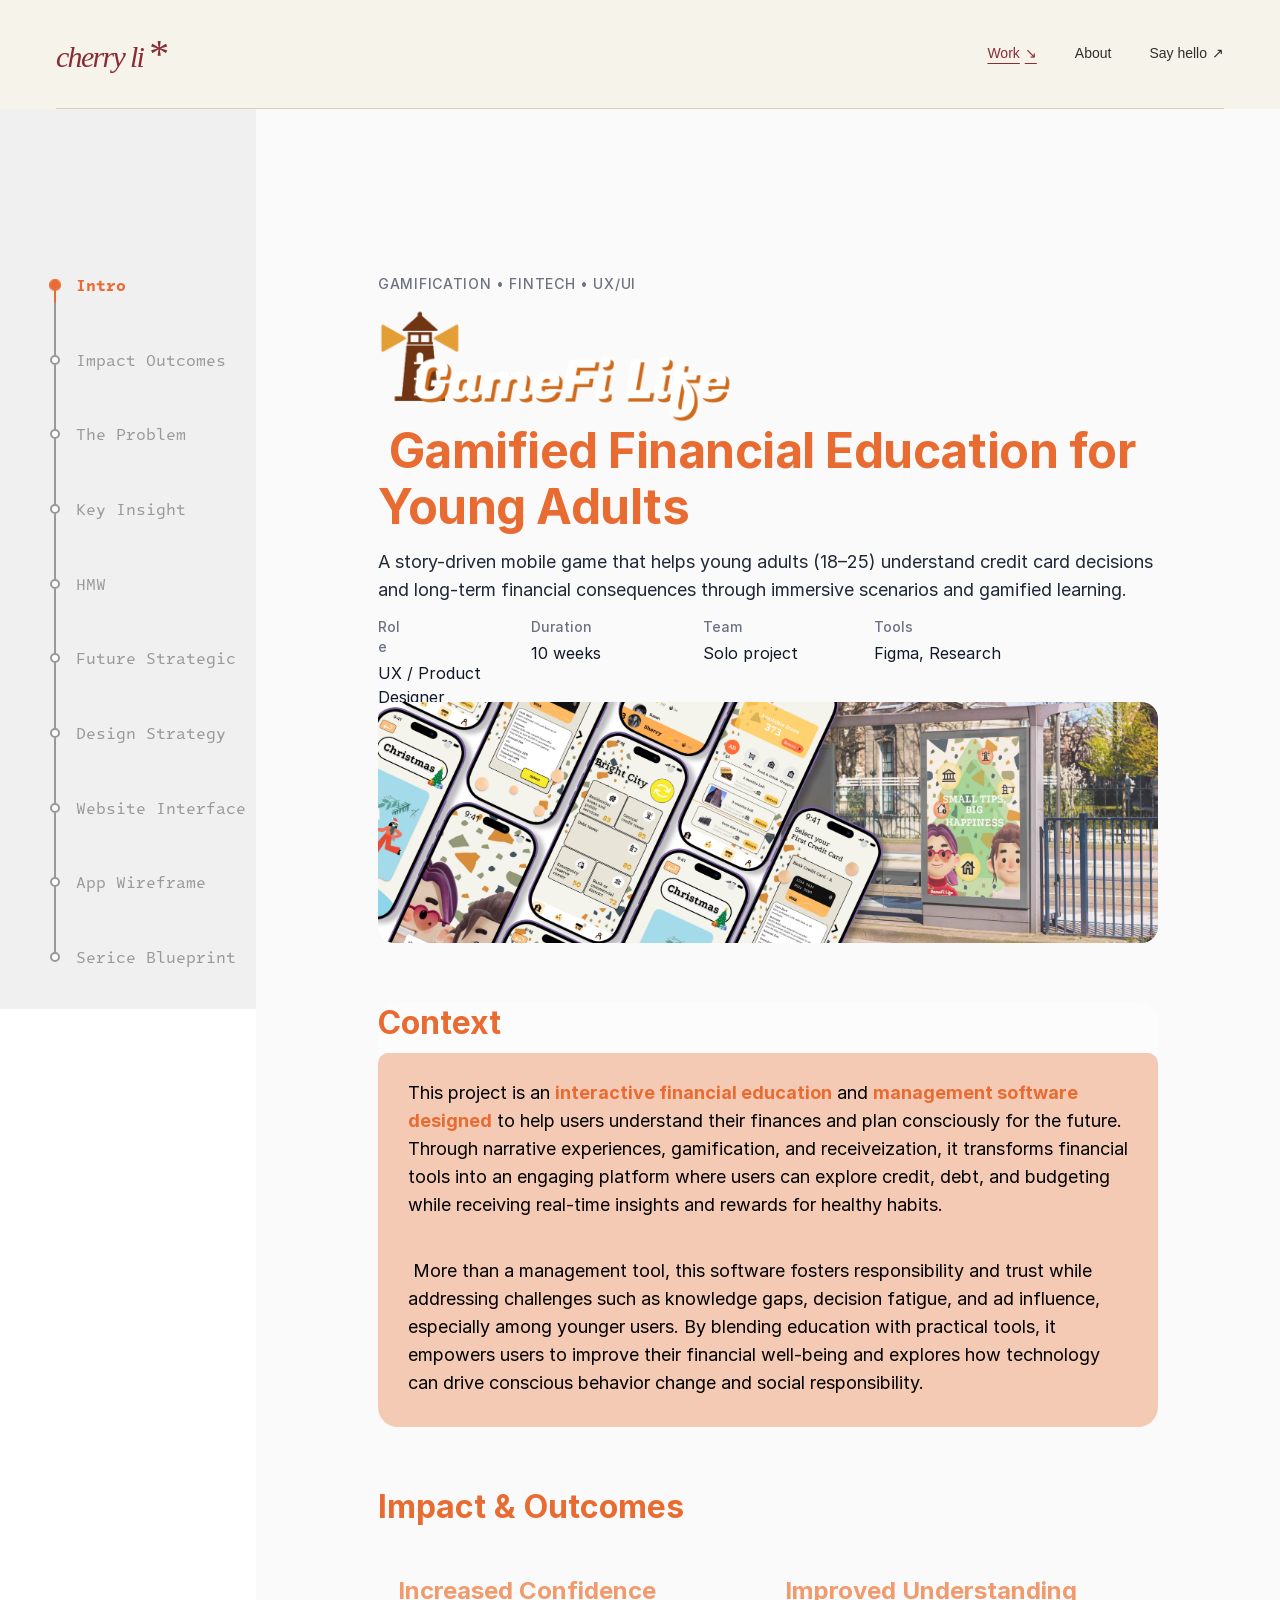
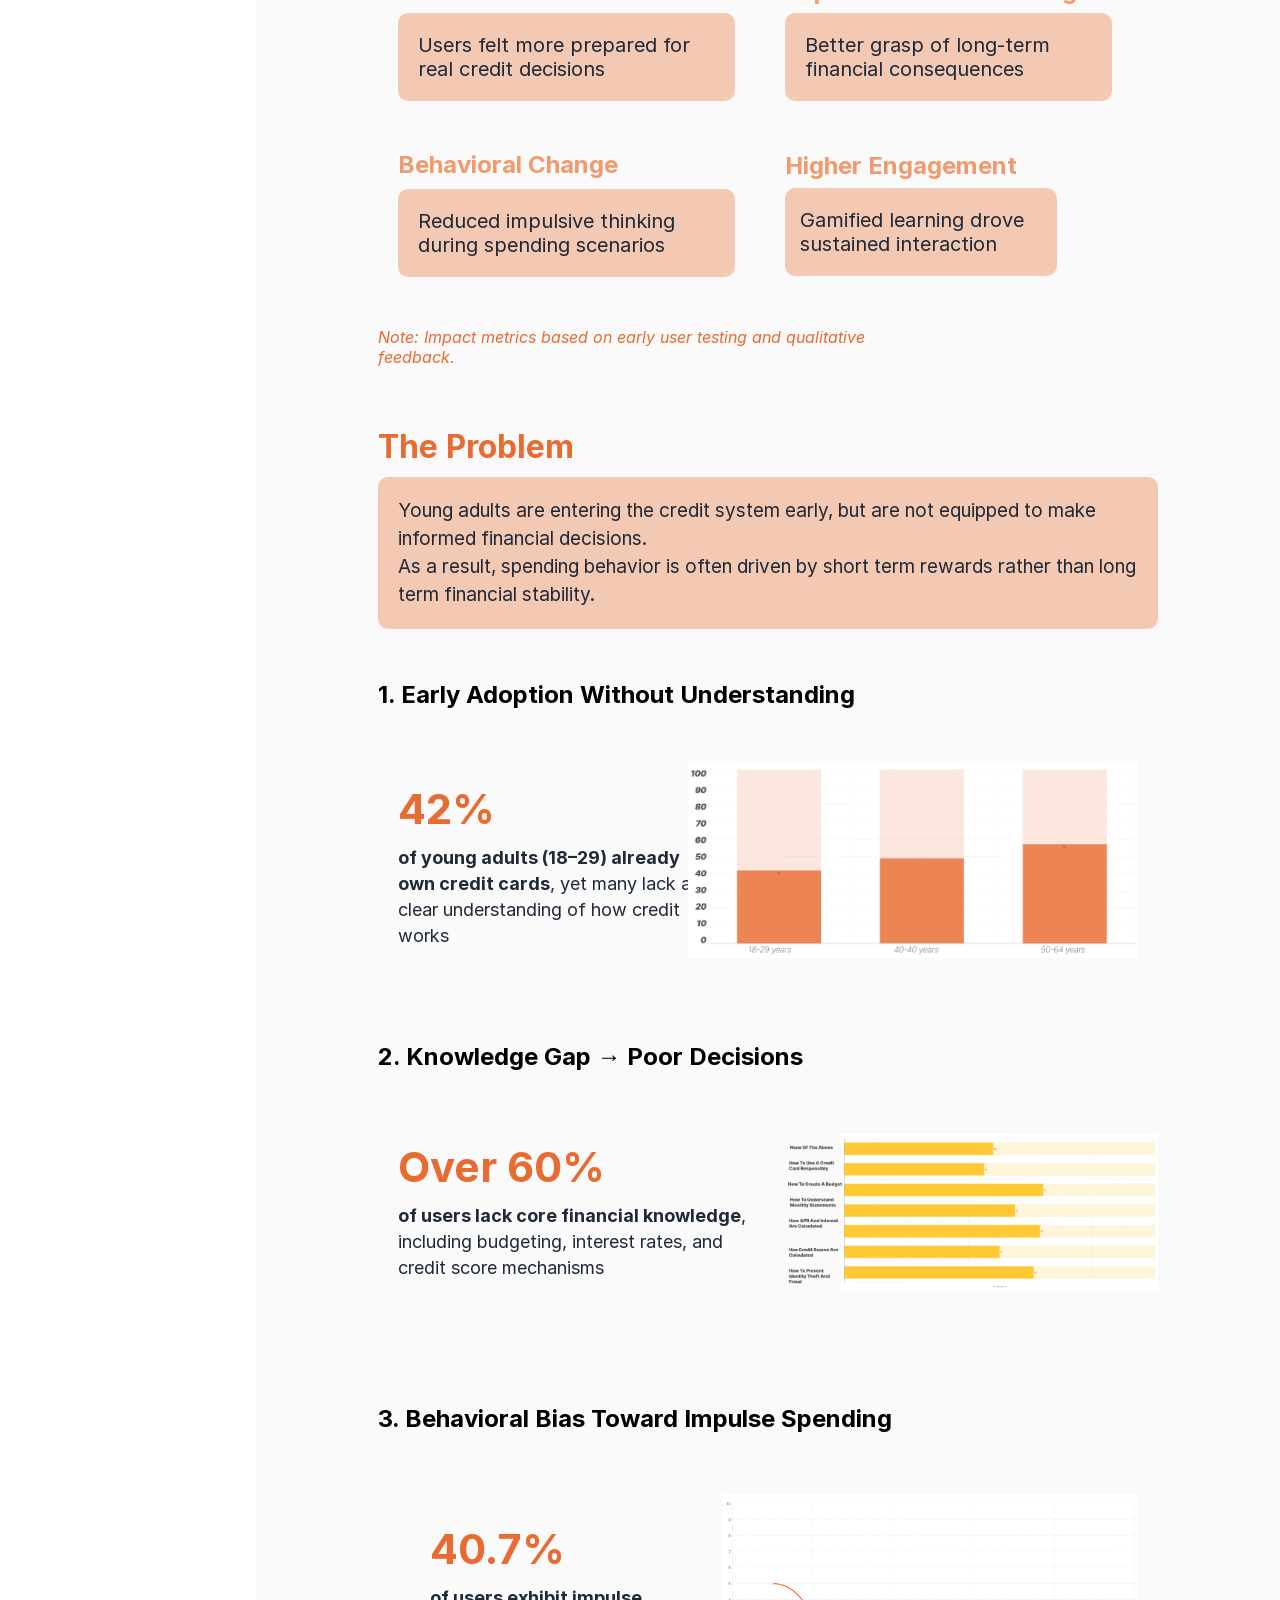
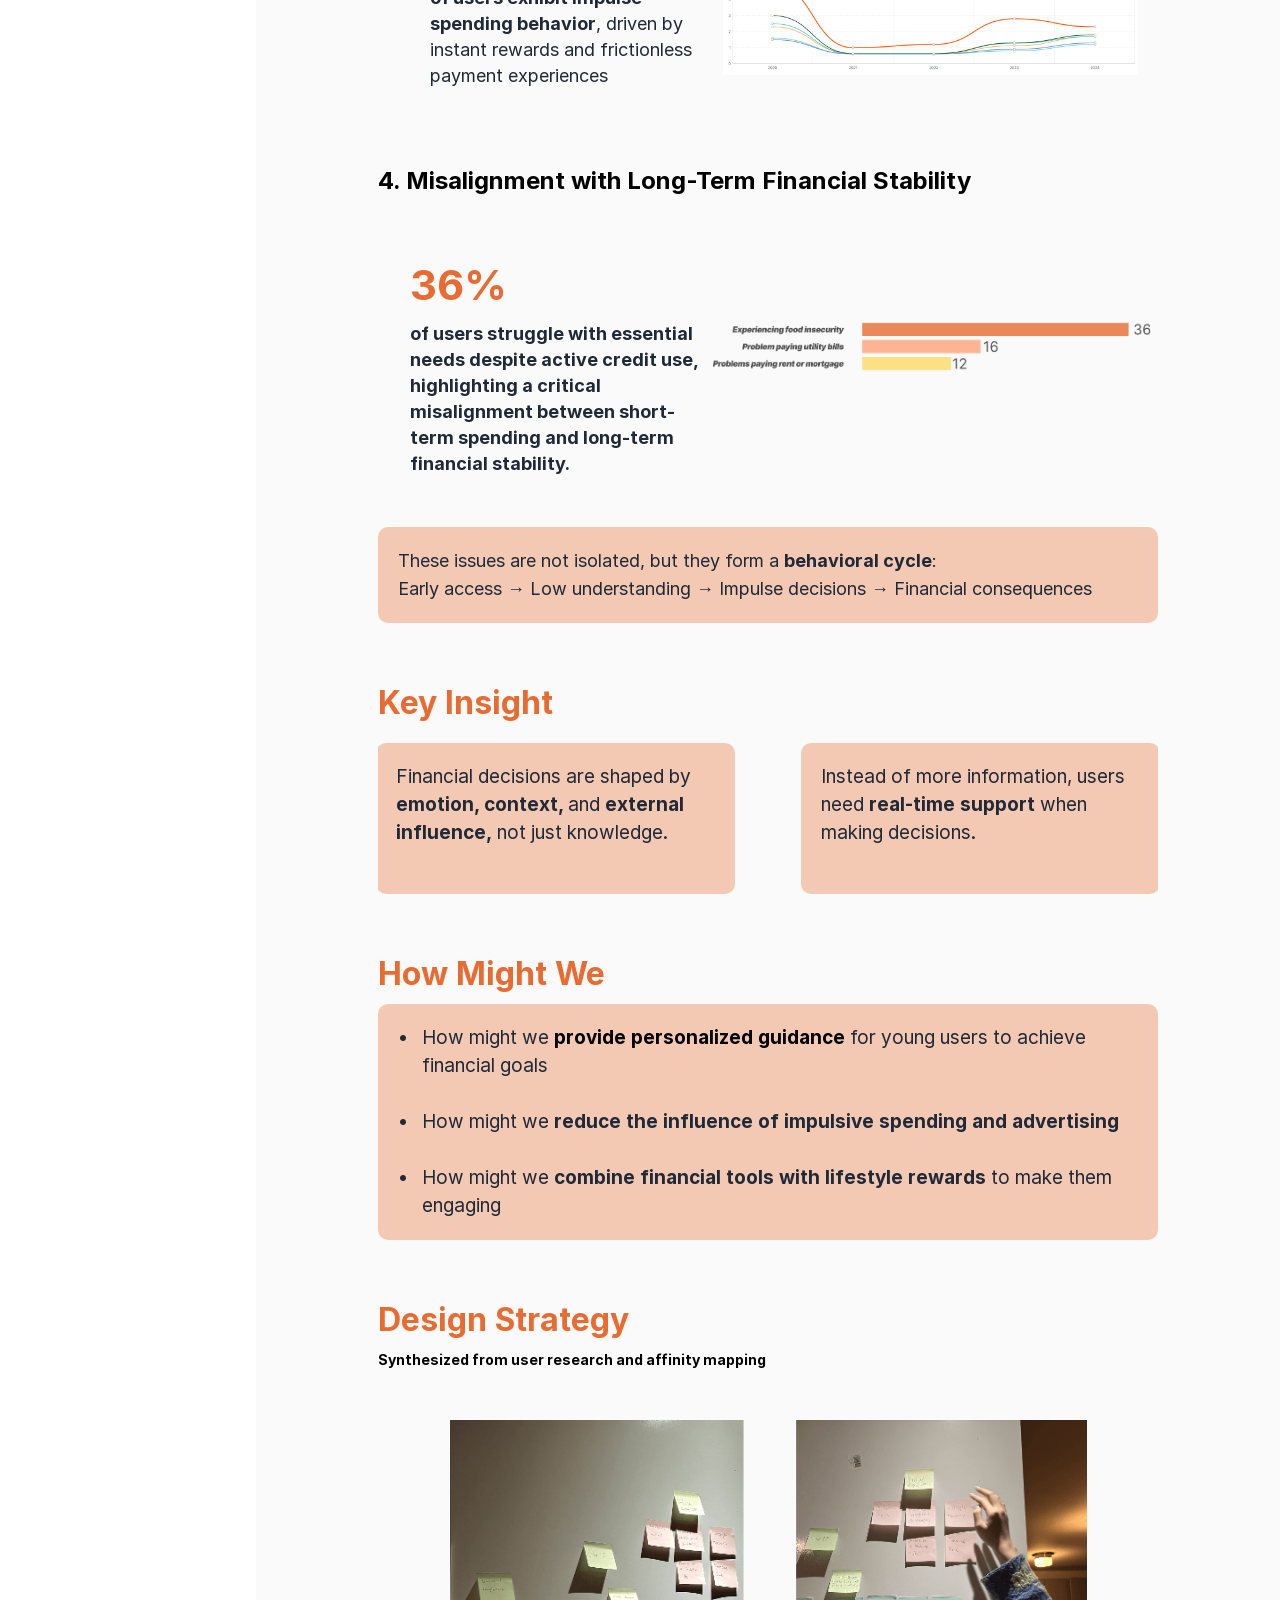
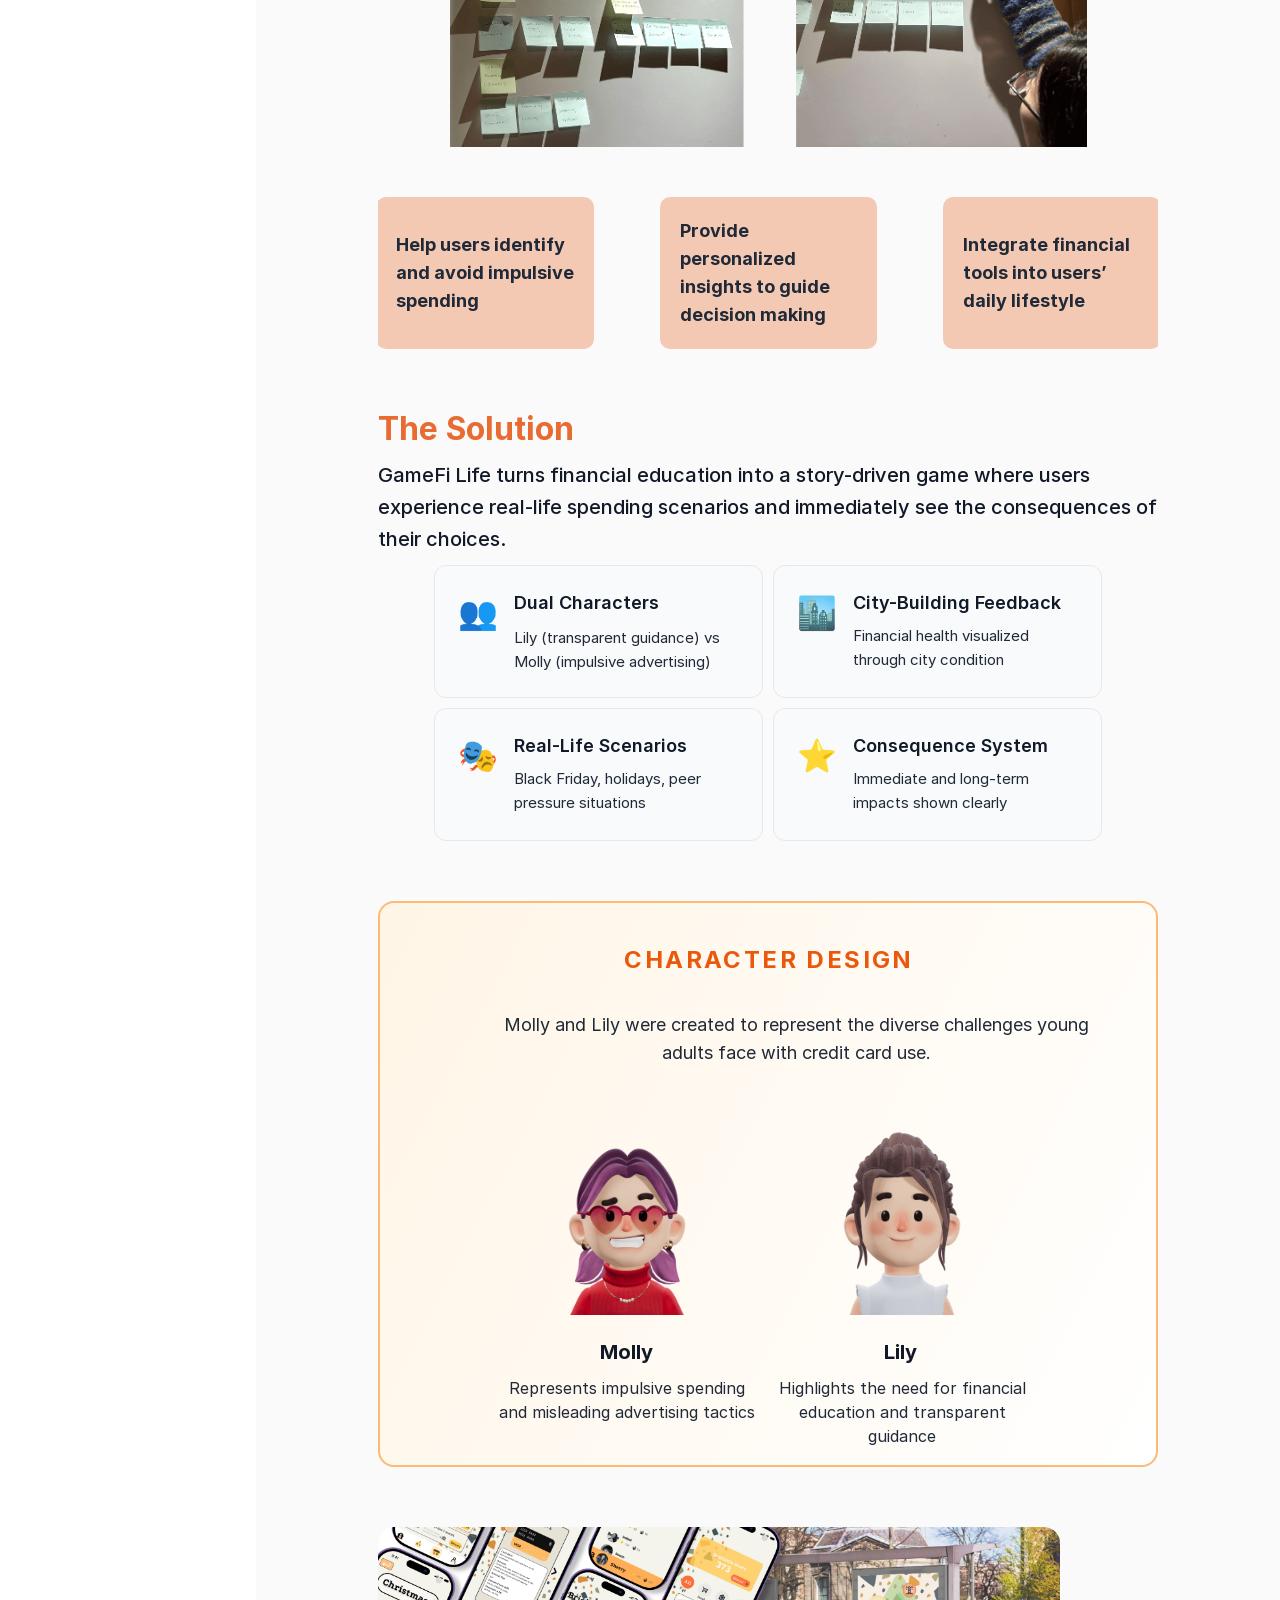
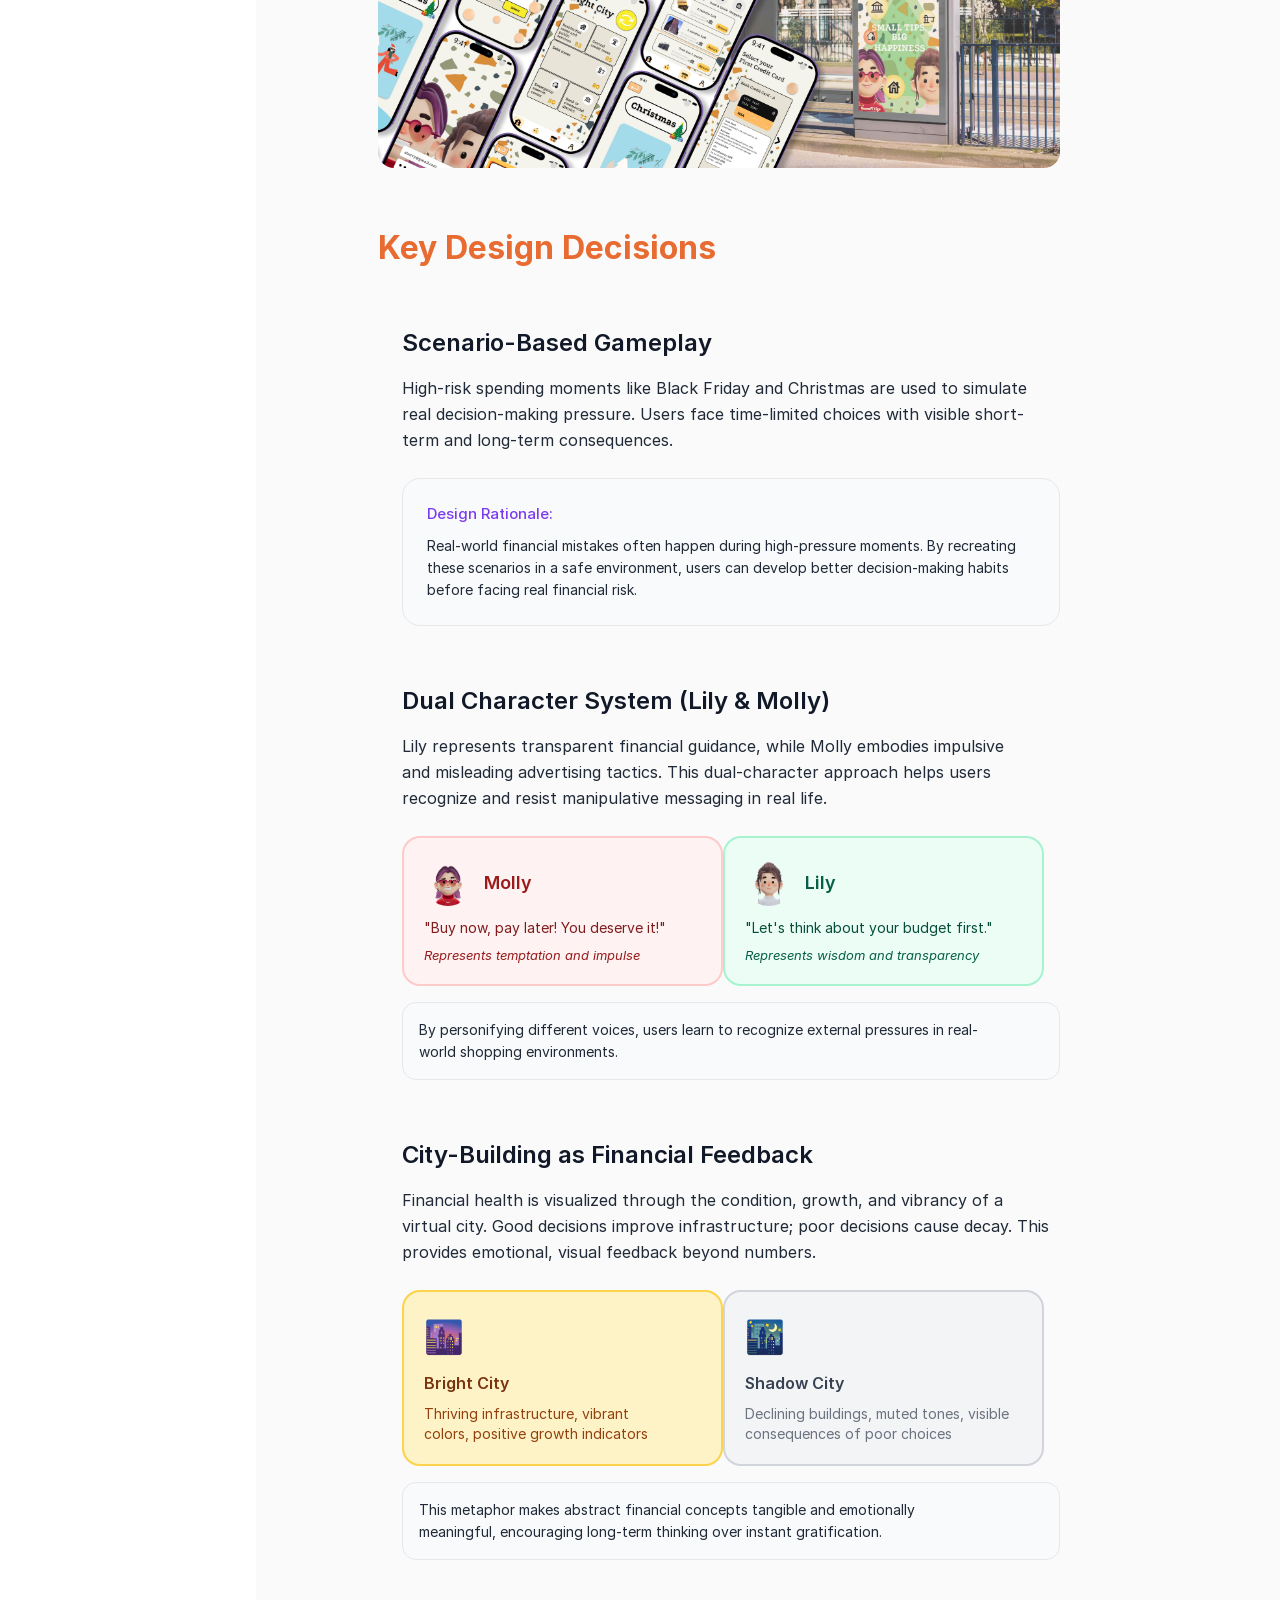
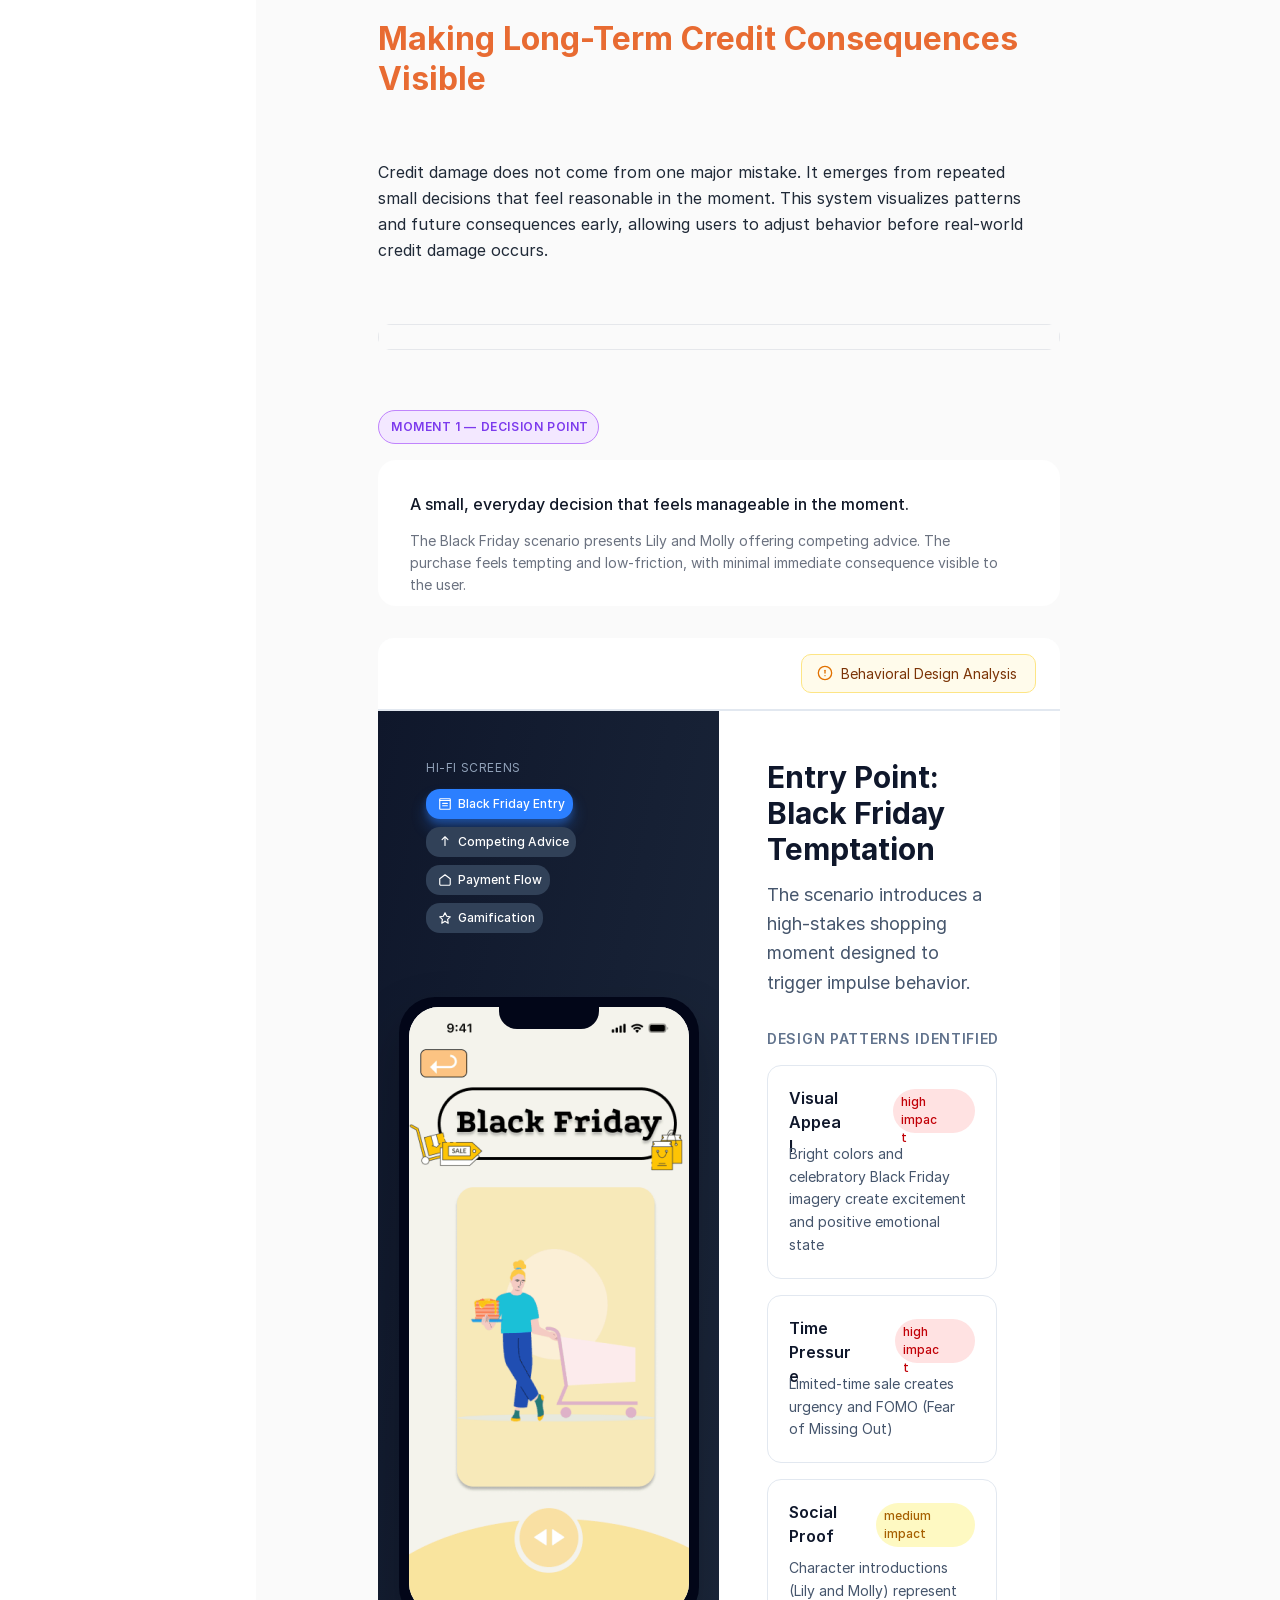
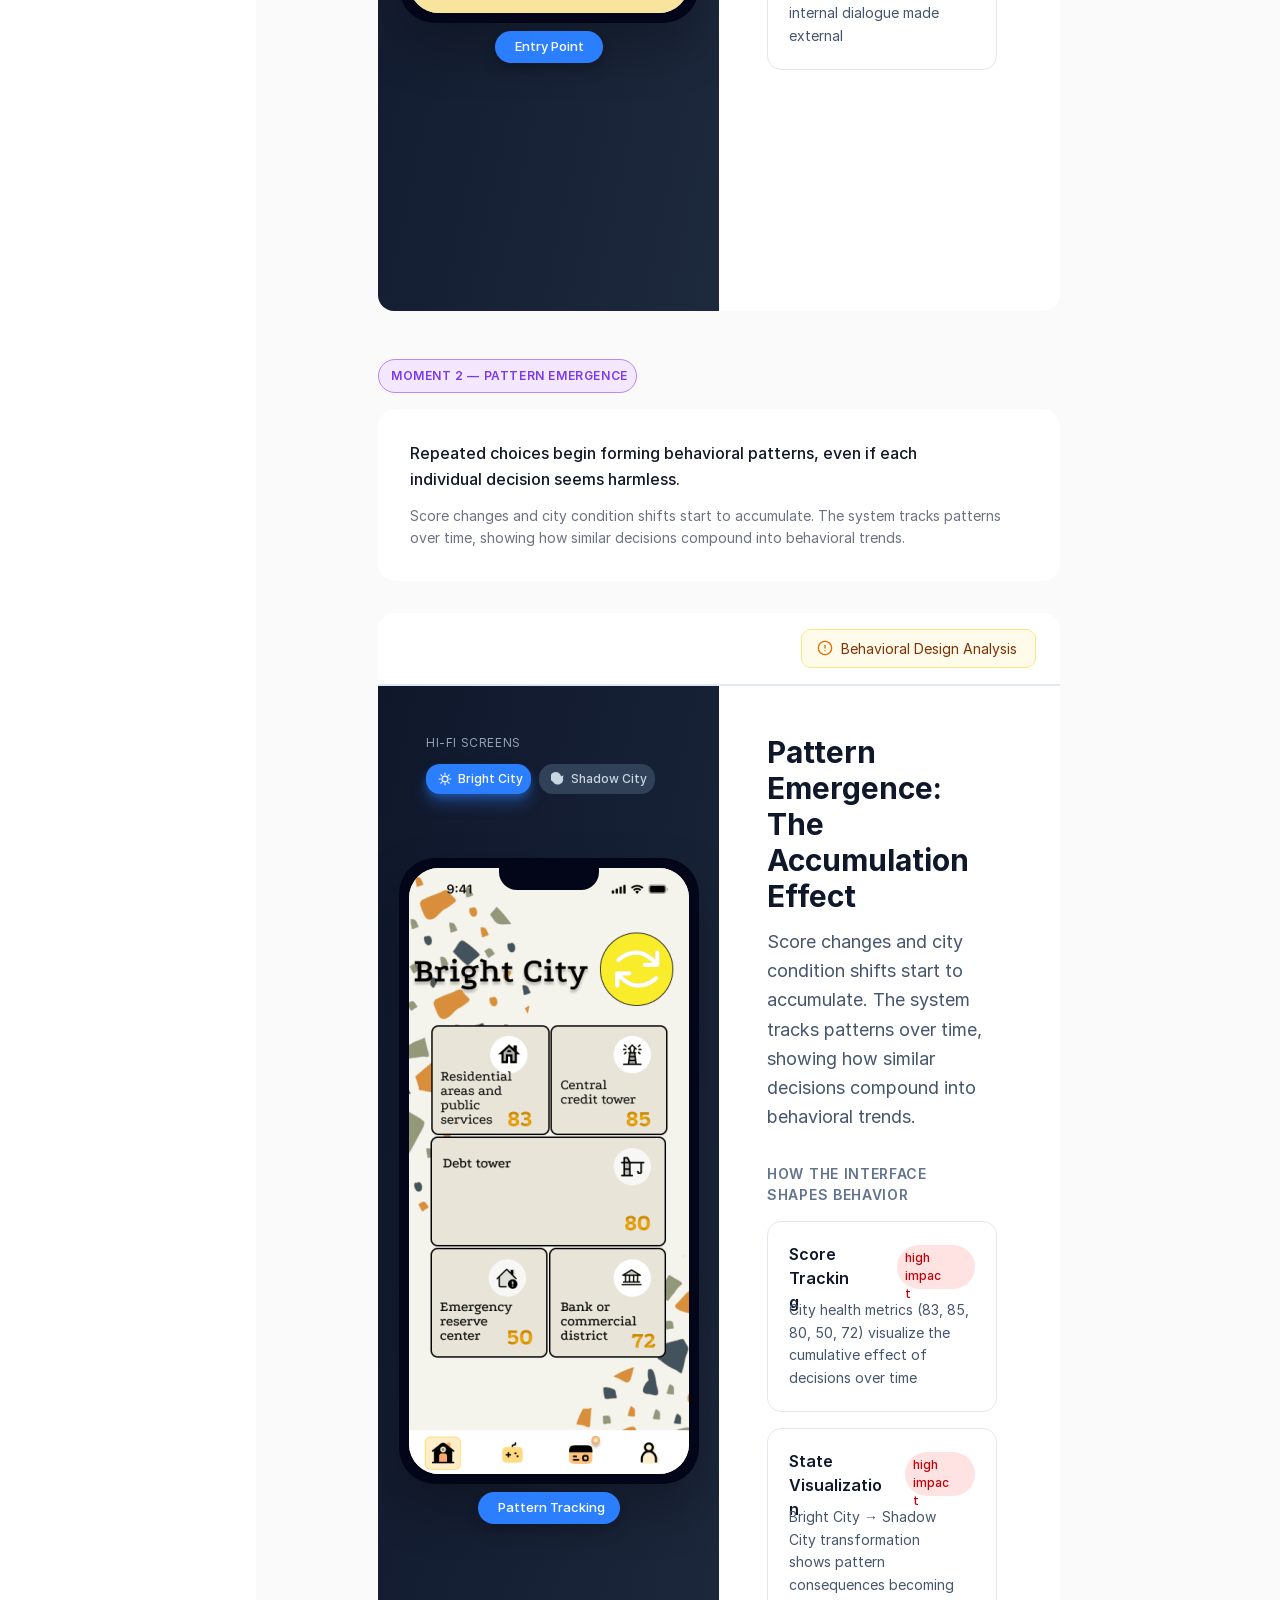
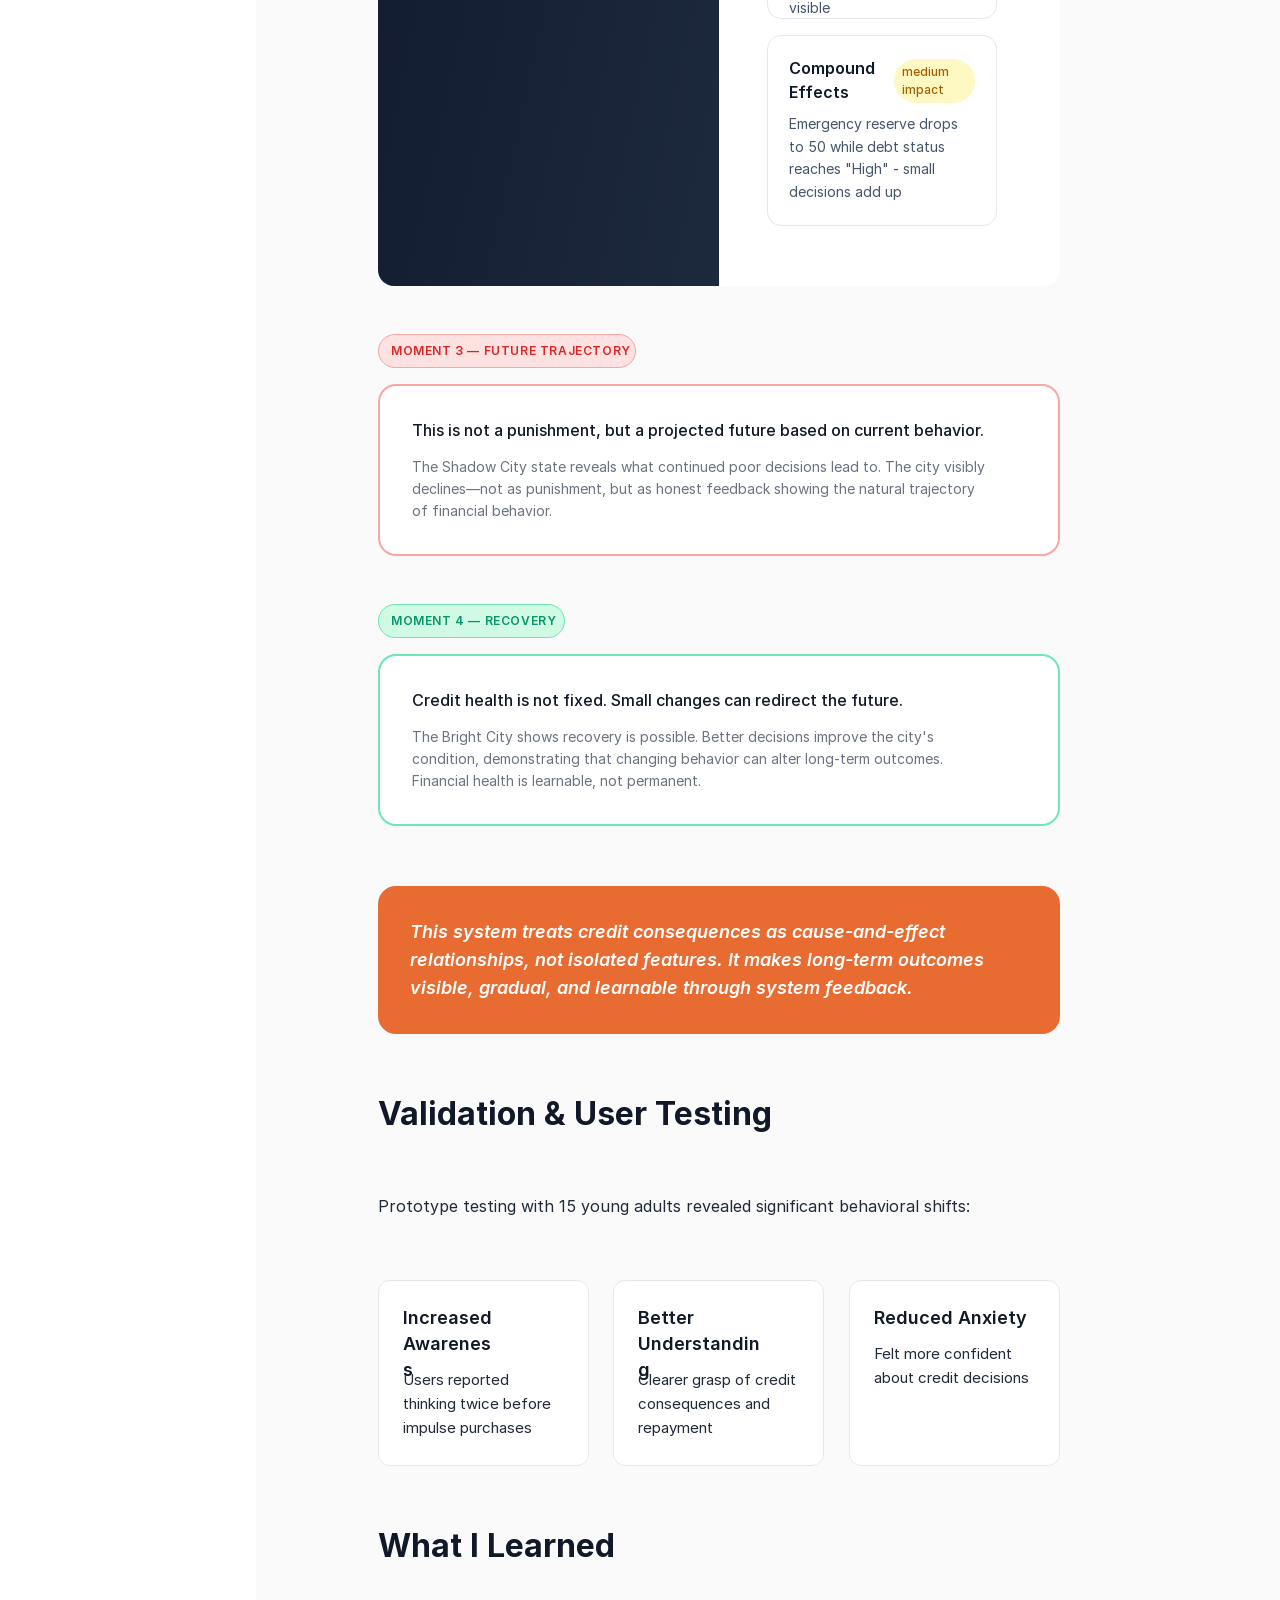
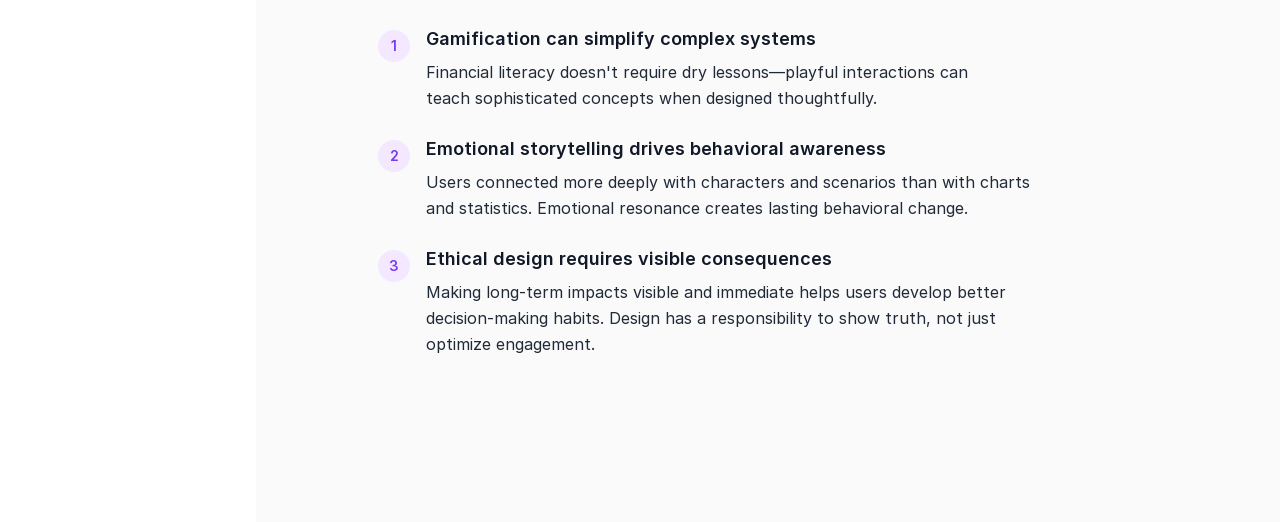
<file: gamefi-life/index.html>
<!doctype html>
<!-- Made in Framer · framer.com ✨ -->
<!-- Published Apr 14, 2026, 9:30 PM UTC -->
<html dir="ltr">
<head>
	<meta charset="utf-8">
	
	
	<script>try{if(localStorage.get("__framer_force_showing_editorbar_since")){const n=document.createElement("link");n.rel = "modulepreload";n.href="https://framer.com/edit/init.mjs";document.head.appendChild(n)}}catch(e){}</script>
	<!-- Start of headStart -->
    
    <!-- End of headStart -->
	<style id="custom-logo-replace">
		/* Stable replacement: Framer re-renders after hydration, so we overlay via CSS. */
		a.framer-z6723t.framer-1gzzwvz {
			position: relative;
			display: inline-block;
			/* Keep a stable clickable box */
			width: 260px; /* logo width + left offset */
			height: 52px;
		}
		a.framer-z6723t.framer-1gzzwvz::before {
			content: "";
			position: absolute;
			left: 40px;
			top: 0;
			width: 220px;
			height: 52px;
			pointer-events: none;
			background-image: url("/assets/custom/logo.png");
			background-position: left center;
			background-repeat: no-repeat;
			background-size: contain;
		}
		/* Hide the original text (keeps layout stable) */
		a.framer-z6723t.framer-1gzzwvz p.framer-text {
			opacity: 0 !important;
			font-size: 0 !important;
			line-height: 0 !important;
		}
	</style>
	<script id="custom-logo-home-link">
		// Ensure clicking the logo always goes to the homepage and avoid Framer highlight overlays.
		addEventListener("DOMContentLoaded", () => {
			const a = document.querySelector("a.framer-z6723t.framer-1gzzwvz");
			if (!a) return;
			a.setAttribute("href", "/");

			const highlighted = a.querySelector("[data-highlight]");
			if (highlighted) highlighted.removeAttribute("data-highlight");

			a.addEventListener(
				"click",
				(e) => {
					e.preventDefault();
					e.stopPropagation();
					window.location.href = "/";
				},
				true
			);
		});
	</script>
	<meta name="viewport" content="width=1200">
	<meta name="generator" content="Framer 4da6613">
	<title>My Framer Site</title>
    <meta name="description" content="Made with Framer">
    <meta name="framer-search-index" content="/assets/framerusercontent.com/sites/6ConQ6LzwR4a6nlRrz9SFp/searchIndex-3e9ZN9xR9YPm.json">
    <meta name="framer-search-index-fallback" content="/assets/framerusercontent.com/sites/6ConQ6LzwR4a6nlRrz9SFp/searchIndex-ie2xCaQvbHdg.json">
    <link href="/assets/framerusercontent.com/sites/icons/default-favicon-light.v1.png" rel="icon" media="(prefers-color-scheme: light)">
    <link href="/assets/framerusercontent.com/sites/icons/default-favicon-dark.v1.png" rel="icon" media="(prefers-color-scheme: dark)">
    <link rel="apple-touch-icon" href="/assets/framerusercontent.com/sites/icons/default-touch-icon.v3.png">
    <!-- Open Graph / Facebook -->
    <meta property="og:type" content="website">
    <meta property="og:title" content="My Framer Site">
    <meta property="og:description" content="Made with Framer">
    <!-- Twitter -->
    <meta name="twitter:card" content="summary_large_image">
    <meta name="twitter:title" content="My Framer Site">
    <meta name="twitter:description" content="Made with Framer">
	
	<style data-framer-font-css>/* latin-ext */
@font-face {
  font-family: 'Pontano Sans';
  font-style: normal;
  font-weight: 400;
  font-display: swap;
  src: url(/assets/fonts.gstatic.com/s/pontanosans/v19/qFdD35GdgYR8EzR6oBLDHa3ayz8Ns1s.woff2) format('woff2');
  unicode-range: U+0100-02BA, U+02BD-02C5, U+02C7-02CC, U+02CE-02D7, U+02DD-02FF, U+0304, U+0308, U+0329, U+1D00-1DBF, U+1E00-1E9F, U+1EF2-1EFF, U+2020, U+20A0-20AB, U+20AD-20C0, U+2113, U+2C60-2C7F, U+A720-A7FF;
}
/* latin */
@font-face {
  font-family: 'Pontano Sans';
  font-style: normal;
  font-weight: 400;
  font-display: swap;
  src: url(/assets/fonts.gstatic.com/s/pontanosans/v19/qFdD35GdgYR8EzR6oBLDHa3axT8N.woff2) format('woff2');
  unicode-range: U+0000-00FF, U+0131, U+0152-0153, U+02BB-02BC, U+02C6, U+02DA, U+02DC, U+0304, U+0308, U+0329, U+2000-206F, U+20AC, U+2122, U+2191, U+2193, U+2212, U+2215, U+FEFF, U+FFFD;
}
/* latin-ext */
@font-face {
  font-family: 'Pontano Sans';
  font-style: normal;
  font-weight: 500;
  font-display: swap;
  src: url(/assets/fonts.gstatic.com/s/pontanosans/v19/qFdD35GdgYR8EzR6oBLDHa3ayz8Ns1s.woff2) format('woff2');
  unicode-range: U+0100-02BA, U+02BD-02C5, U+02C7-02CC, U+02CE-02D7, U+02DD-02FF, U+0304, U+0308, U+0329, U+1D00-1DBF, U+1E00-1E9F, U+1EF2-1EFF, U+2020, U+20A0-20AB, U+20AD-20C0, U+2113, U+2C60-2C7F, U+A720-A7FF;
}
/* latin */
@font-face {
  font-family: 'Pontano Sans';
  font-style: normal;
  font-weight: 500;
  font-display: swap;
  src: url(/assets/fonts.gstatic.com/s/pontanosans/v19/qFdD35GdgYR8EzR6oBLDHa3axT8N.woff2) format('woff2');
  unicode-range: U+0000-00FF, U+0131, U+0152-0153, U+02BB-02BC, U+02C6, U+02DA, U+02DC, U+0304, U+0308, U+0329, U+2000-206F, U+20AC, U+2122, U+2191, U+2193, U+2212, U+2215, U+FEFF, U+FFFD;
}
/* latin-ext */
@font-face {
  font-family: 'Pontano Sans';
  font-style: normal;
  font-weight: 600;
  font-display: swap;
  src: url(/assets/fonts.gstatic.com/s/pontanosans/v19/qFdD35GdgYR8EzR6oBLDHa3ayz8Ns1s.woff2) format('woff2');
  unicode-range: U+0100-02BA, U+02BD-02C5, U+02C7-02CC, U+02CE-02D7, U+02DD-02FF, U+0304, U+0308, U+0329, U+1D00-1DBF, U+1E00-1E9F, U+1EF2-1EFF, U+2020, U+20A0-20AB, U+20AD-20C0, U+2113, U+2C60-2C7F, U+A720-A7FF;
}
/* latin */
@font-face {
  font-family: 'Pontano Sans';
  font-style: normal;
  font-weight: 600;
  font-display: swap;
  src: url(/assets/fonts.gstatic.com/s/pontanosans/v19/qFdD35GdgYR8EzR6oBLDHa3axT8N.woff2) format('woff2');
  unicode-range: U+0000-00FF, U+0131, U+0152-0153, U+02BB-02BC, U+02C6, U+02DA, U+02DC, U+0304, U+0308, U+0329, U+2000-206F, U+20AC, U+2122, U+2191, U+2193, U+2212, U+2215, U+FEFF, U+FFFD;
}
/* latin-ext */
@font-face {
  font-family: 'Pontano Sans';
  font-style: normal;
  font-weight: 700;
  font-display: swap;
  src: url(/assets/fonts.gstatic.com/s/pontanosans/v19/qFdD35GdgYR8EzR6oBLDHa3ayz8Ns1s.woff2) format('woff2');
  unicode-range: U+0100-02BA, U+02BD-02C5, U+02C7-02CC, U+02CE-02D7, U+02DD-02FF, U+0304, U+0308, U+0329, U+1D00-1DBF, U+1E00-1E9F, U+1EF2-1EFF, U+2020, U+20A0-20AB, U+20AD-20C0, U+2113, U+2C60-2C7F, U+A720-A7FF;
}
/* latin */
@font-face {
  font-family: 'Pontano Sans';
  font-style: normal;
  font-weight: 700;
  font-display: swap;
  src: url(/assets/fonts.gstatic.com/s/pontanosans/v19/qFdD35GdgYR8EzR6oBLDHa3axT8N.woff2) format('woff2');
  unicode-range: U+0000-00FF, U+0131, U+0152-0153, U+02BB-02BC, U+02C6, U+02DA, U+02DC, U+0304, U+0308, U+0329, U+2000-206F, U+20AC, U+2122, U+2191, U+2193, U+2212, U+2215, U+FEFF, U+FFFD;
}
/* cyrillic-ext */
@font-face {
  font-family: 'Roboto';
  font-style: normal;
  font-weight: 400;
  font-stretch: 100%;
  font-display: swap;
  src: url(/assets/fonts.gstatic.com/s/roboto/v51/KFOMCnqEu92Fr1ME7kSn66aGLdTylUAMQXC89YmC2DPNWubEbVmZiArmlw.woff2) format('woff2');
  unicode-range: U+0460-052F, U+1C80-1C8A, U+20B4, U+2DE0-2DFF, U+A640-A69F, U+FE2E-FE2F;
}
/* cyrillic */
@font-face {
  font-family: 'Roboto';
  font-style: normal;
  font-weight: 400;
  font-stretch: 100%;
  font-display: swap;
  src: url(/assets/fonts.gstatic.com/s/roboto/v51/KFOMCnqEu92Fr1ME7kSn66aGLdTylUAMQXC89YmC2DPNWubEbVmQiArmlw.woff2) format('woff2');
  unicode-range: U+0301, U+0400-045F, U+0490-0491, U+04B0-04B1, U+2116;
}
/* greek-ext */
@font-face {
  font-family: 'Roboto';
  font-style: normal;
  font-weight: 400;
  font-stretch: 100%;
  font-display: swap;
  src: url(/assets/fonts.gstatic.com/s/roboto/v51/KFOMCnqEu92Fr1ME7kSn66aGLdTylUAMQXC89YmC2DPNWubEbVmYiArmlw.woff2) format('woff2');
  unicode-range: U+1F00-1FFF;
}
/* greek */
@font-face {
  font-family: 'Roboto';
  font-style: normal;
  font-weight: 400;
  font-stretch: 100%;
  font-display: swap;
  src: url(/assets/fonts.gstatic.com/s/roboto/v51/KFOMCnqEu92Fr1ME7kSn66aGLdTylUAMQXC89YmC2DPNWubEbVmXiArmlw.woff2) format('woff2');
  unicode-range: U+0370-0377, U+037A-037F, U+0384-038A, U+038C, U+038E-03A1, U+03A3-03FF;
}
/* math */
@font-face {
  font-family: 'Roboto';
  font-style: normal;
  font-weight: 400;
  font-stretch: 100%;
  font-display: swap;
  src: url(/assets/fonts.gstatic.com/s/roboto/v51/KFOMCnqEu92Fr1ME7kSn66aGLdTylUAMQXC89YmC2DPNWubEbVnoiArmlw.woff2) format('woff2');
  unicode-range: U+0302-0303, U+0305, U+0307-0308, U+0310, U+0312, U+0315, U+031A, U+0326-0327, U+032C, U+032F-0330, U+0332-0333, U+0338, U+033A, U+0346, U+034D, U+0391-03A1, U+03A3-03A9, U+03B1-03C9, U+03D1, U+03D5-03D6, U+03F0-03F1, U+03F4-03F5, U+2016-2017, U+2034-2038, U+203C, U+2040, U+2043, U+2047, U+2050, U+2057, U+205F, U+2070-2071, U+2074-208E, U+2090-209C, U+20D0-20DC, U+20E1, U+20E5-20EF, U+2100-2112, U+2114-2115, U+2117-2121, U+2123-214F, U+2190, U+2192, U+2194-21AE, U+21B0-21E5, U+21F1-21F2, U+21F4-2211, U+2213-2214, U+2216-22FF, U+2308-230B, U+2310, U+2319, U+231C-2321, U+2336-237A, U+237C, U+2395, U+239B-23B7, U+23D0, U+23DC-23E1, U+2474-2475, U+25AF, U+25B3, U+25B7, U+25BD, U+25C1, U+25CA, U+25CC, U+25FB, U+266D-266F, U+27C0-27FF, U+2900-2AFF, U+2B0E-2B11, U+2B30-2B4C, U+2BFE, U+3030, U+FF5B, U+FF5D, U+1D400-1D7FF, U+1EE00-1EEFF;
}
/* symbols */
@font-face {
  font-family: 'Roboto';
  font-style: normal;
  font-weight: 400;
  font-stretch: 100%;
  font-display: swap;
  src: url(/assets/fonts.gstatic.com/s/roboto/v51/KFOMCnqEu92Fr1ME7kSn66aGLdTylUAMQXC89YmC2DPNWubEbVn6iArmlw.woff2) format('woff2');
  unicode-range: U+0001-000C, U+000E-001F, U+007F-009F, U+20DD-20E0, U+20E2-20E4, U+2150-218F, U+2190, U+2192, U+2194-2199, U+21AF, U+21E6-21F0, U+21F3, U+2218-2219, U+2299, U+22C4-22C6, U+2300-243F, U+2440-244A, U+2460-24FF, U+25A0-27BF, U+2800-28FF, U+2921-2922, U+2981, U+29BF, U+29EB, U+2B00-2BFF, U+4DC0-4DFF, U+FFF9-FFFB, U+10140-1018E, U+10190-1019C, U+101A0, U+101D0-101FD, U+102E0-102FB, U+10E60-10E7E, U+1D2C0-1D2D3, U+1D2E0-1D37F, U+1F000-1F0FF, U+1F100-1F1AD, U+1F1E6-1F1FF, U+1F30D-1F30F, U+1F315, U+1F31C, U+1F31E, U+1F320-1F32C, U+1F336, U+1F378, U+1F37D, U+1F382, U+1F393-1F39F, U+1F3A7-1F3A8, U+1F3AC-1F3AF, U+1F3C2, U+1F3C4-1F3C6, U+1F3CA-1F3CE, U+1F3D4-1F3E0, U+1F3ED, U+1F3F1-1F3F3, U+1F3F5-1F3F7, U+1F408, U+1F415, U+1F41F, U+1F426, U+1F43F, U+1F441-1F442, U+1F444, U+1F446-1F449, U+1F44C-1F44E, U+1F453, U+1F46A, U+1F47D, U+1F4A3, U+1F4B0, U+1F4B3, U+1F4B9, U+1F4BB, U+1F4BF, U+1F4C8-1F4CB, U+1F4D6, U+1F4DA, U+1F4DF, U+1F4E3-1F4E6, U+1F4EA-1F4ED, U+1F4F7, U+1F4F9-1F4FB, U+1F4FD-1F4FE, U+1F503, U+1F507-1F50B, U+1F50D, U+1F512-1F513, U+1F53E-1F54A, U+1F54F-1F5FA, U+1F610, U+1F650-1F67F, U+1F687, U+1F68D, U+1F691, U+1F694, U+1F698, U+1F6AD, U+1F6B2, U+1F6B9-1F6BA, U+1F6BC, U+1F6C6-1F6CF, U+1F6D3-1F6D7, U+1F6E0-1F6EA, U+1F6F0-1F6F3, U+1F6F7-1F6FC, U+1F700-1F7FF, U+1F800-1F80B, U+1F810-1F847, U+1F850-1F859, U+1F860-1F887, U+1F890-1F8AD, U+1F8B0-1F8BB, U+1F8C0-1F8C1, U+1F900-1F90B, U+1F93B, U+1F946, U+1F984, U+1F996, U+1F9E9, U+1FA00-1FA6F, U+1FA70-1FA7C, U+1FA80-1FA89, U+1FA8F-1FAC6, U+1FACE-1FADC, U+1FADF-1FAE9, U+1FAF0-1FAF8, U+1FB00-1FBFF;
}
/* vietnamese */
@font-face {
  font-family: 'Roboto';
  font-style: normal;
  font-weight: 400;
  font-stretch: 100%;
  font-display: swap;
  src: url(/assets/fonts.gstatic.com/s/roboto/v51/KFOMCnqEu92Fr1ME7kSn66aGLdTylUAMQXC89YmC2DPNWubEbVmbiArmlw.woff2) format('woff2');
  unicode-range: U+0102-0103, U+0110-0111, U+0128-0129, U+0168-0169, U+01A0-01A1, U+01AF-01B0, U+0300-0301, U+0303-0304, U+0308-0309, U+0323, U+0329, U+1EA0-1EF9, U+20AB;
}
/* latin-ext */
@font-face {
  font-family: 'Roboto';
  font-style: normal;
  font-weight: 400;
  font-stretch: 100%;
  font-display: swap;
  src: url(/assets/fonts.gstatic.com/s/roboto/v51/KFOMCnqEu92Fr1ME7kSn66aGLdTylUAMQXC89YmC2DPNWubEbVmaiArmlw.woff2) format('woff2');
  unicode-range: U+0100-02BA, U+02BD-02C5, U+02C7-02CC, U+02CE-02D7, U+02DD-02FF, U+0304, U+0308, U+0329, U+1D00-1DBF, U+1E00-1E9F, U+1EF2-1EFF, U+2020, U+20A0-20AB, U+20AD-20C0, U+2113, U+2C60-2C7F, U+A720-A7FF;
}
/* latin */
@font-face {
  font-family: 'Roboto';
  font-style: normal;
  font-weight: 400;
  font-stretch: 100%;
  font-display: swap;
  src: url(/assets/fonts.gstatic.com/s/roboto/v51/KFOMCnqEu92Fr1ME7kSn66aGLdTylUAMQXC89YmC2DPNWubEbVmUiAo.woff2) format('woff2');
  unicode-range: U+0000-00FF, U+0131, U+0152-0153, U+02BB-02BC, U+02C6, U+02DA, U+02DC, U+0304, U+0308, U+0329, U+2000-206F, U+20AC, U+2122, U+2191, U+2193, U+2212, U+2215, U+FEFF, U+FFFD;
}
/* cyrillic-ext */
@font-face {
  font-family: 'IBM Plex Mono';
  font-style: normal;
  font-weight: 300;
  src: url(/assets/fonts.gstatic.com/s/ibmplexmono/v20/-F6qfjptAgt5VM-kVkqdyU8n3oQIwl1FgtIU.woff2) format('woff2');
  unicode-range: U+0460-052F, U+1C80-1C8A, U+20B4, U+2DE0-2DFF, U+A640-A69F, U+FE2E-FE2F;
}
/* cyrillic */
@font-face {
  font-family: 'IBM Plex Mono';
  font-style: normal;
  font-weight: 300;
  src: url(/assets/fonts.gstatic.com/s/ibmplexmono/v20/-F6qfjptAgt5VM-kVkqdyU8n3oQIwlRFgtIU.woff2) format('woff2');
  unicode-range: U+0301, U+0400-045F, U+0490-0491, U+04B0-04B1, U+2116;
}
/* vietnamese */
@font-face {
  font-family: 'IBM Plex Mono';
  font-style: normal;
  font-weight: 300;
  src: url(/assets/fonts.gstatic.com/s/ibmplexmono/v20/-F6qfjptAgt5VM-kVkqdyU8n3oQIwl9FgtIU.woff2) format('woff2');
  unicode-range: U+0102-0103, U+0110-0111, U+0128-0129, U+0168-0169, U+01A0-01A1, U+01AF-01B0, U+0300-0301, U+0303-0304, U+0308-0309, U+0323, U+0329, U+1EA0-1EF9, U+20AB;
}
/* latin-ext */
@font-face {
  font-family: 'IBM Plex Mono';
  font-style: normal;
  font-weight: 300;
  src: url(/assets/fonts.gstatic.com/s/ibmplexmono/v20/-F6qfjptAgt5VM-kVkqdyU8n3oQIwl5FgtIU.woff2) format('woff2');
  unicode-range: U+0100-02BA, U+02BD-02C5, U+02C7-02CC, U+02CE-02D7, U+02DD-02FF, U+0304, U+0308, U+0329, U+1D00-1DBF, U+1E00-1E9F, U+1EF2-1EFF, U+2020, U+20A0-20AB, U+20AD-20C0, U+2113, U+2C60-2C7F, U+A720-A7FF;
}
/* latin */
@font-face {
  font-family: 'IBM Plex Mono';
  font-style: normal;
  font-weight: 300;
  src: url(/assets/fonts.gstatic.com/s/ibmplexmono/v20/-F6qfjptAgt5VM-kVkqdyU8n3oQIwlBFgg.woff2) format('woff2');
  unicode-range: U+0000-00FF, U+0131, U+0152-0153, U+02BB-02BC, U+02C6, U+02DA, U+02DC, U+0304, U+0308, U+0329, U+2000-206F, U+20AC, U+2122, U+2191, U+2193, U+2212, U+2215, U+FEFF, U+FFFD;
}
/* cyrillic-ext */
@font-face {
  font-family: 'IBM Plex Mono';
  font-style: normal;
  font-weight: 400;
  src: url(/assets/fonts.gstatic.com/s/ibmplexmono/v20/-F63fjptAgt5VM-kVkqdyU8n1iIq129k.woff2) format('woff2');
  unicode-range: U+0460-052F, U+1C80-1C8A, U+20B4, U+2DE0-2DFF, U+A640-A69F, U+FE2E-FE2F;
}
/* cyrillic */
@font-face {
  font-family: 'IBM Plex Mono';
  font-style: normal;
  font-weight: 400;
  src: url(/assets/fonts.gstatic.com/s/ibmplexmono/v20/-F63fjptAgt5VM-kVkqdyU8n1isq129k.woff2) format('woff2');
  unicode-range: U+0301, U+0400-045F, U+0490-0491, U+04B0-04B1, U+2116;
}
/* vietnamese */
@font-face {
  font-family: 'IBM Plex Mono';
  font-style: normal;
  font-weight: 400;
  src: url(/assets/fonts.gstatic.com/s/ibmplexmono/v20/-F63fjptAgt5VM-kVkqdyU8n1iAq129k.woff2) format('woff2');
  unicode-range: U+0102-0103, U+0110-0111, U+0128-0129, U+0168-0169, U+01A0-01A1, U+01AF-01B0, U+0300-0301, U+0303-0304, U+0308-0309, U+0323, U+0329, U+1EA0-1EF9, U+20AB;
}
/* latin-ext */
@font-face {
  font-family: 'IBM Plex Mono';
  font-style: normal;
  font-weight: 400;
  src: url(/assets/fonts.gstatic.com/s/ibmplexmono/v20/-F63fjptAgt5VM-kVkqdyU8n1iEq129k.woff2) format('woff2');
  unicode-range: U+0100-02BA, U+02BD-02C5, U+02C7-02CC, U+02CE-02D7, U+02DD-02FF, U+0304, U+0308, U+0329, U+1D00-1DBF, U+1E00-1E9F, U+1EF2-1EFF, U+2020, U+20A0-20AB, U+20AD-20C0, U+2113, U+2C60-2C7F, U+A720-A7FF;
}
/* latin */
@font-face {
  font-family: 'IBM Plex Mono';
  font-style: normal;
  font-weight: 400;
  src: url(/assets/fonts.gstatic.com/s/ibmplexmono/v20/-F63fjptAgt5VM-kVkqdyU8n1i8q1w.woff2) format('woff2');
  unicode-range: U+0000-00FF, U+0131, U+0152-0153, U+02BB-02BC, U+02C6, U+02DA, U+02DC, U+0304, U+0308, U+0329, U+2000-206F, U+20AC, U+2122, U+2191, U+2193, U+2212, U+2215, U+FEFF, U+FFFD;
}
/* cyrillic-ext */
@font-face {
  font-family: 'IBM Plex Mono';
  font-style: normal;
  font-weight: 500;
  src: url(/assets/fonts.gstatic.com/s/ibmplexmono/v20/-F6qfjptAgt5VM-kVkqdyU8n3twJwl1FgtIU.woff2) format('woff2');
  unicode-range: U+0460-052F, U+1C80-1C8A, U+20B4, U+2DE0-2DFF, U+A640-A69F, U+FE2E-FE2F;
}
/* cyrillic */
@font-face {
  font-family: 'IBM Plex Mono';
  font-style: normal;
  font-weight: 500;
  src: url(/assets/fonts.gstatic.com/s/ibmplexmono/v20/-F6qfjptAgt5VM-kVkqdyU8n3twJwlRFgtIU.woff2) format('woff2');
  unicode-range: U+0301, U+0400-045F, U+0490-0491, U+04B0-04B1, U+2116;
}
/* vietnamese */
@font-face {
  font-family: 'IBM Plex Mono';
  font-style: normal;
  font-weight: 500;
  src: url(/assets/fonts.gstatic.com/s/ibmplexmono/v20/-F6qfjptAgt5VM-kVkqdyU8n3twJwl9FgtIU.woff2) format('woff2');
  unicode-range: U+0102-0103, U+0110-0111, U+0128-0129, U+0168-0169, U+01A0-01A1, U+01AF-01B0, U+0300-0301, U+0303-0304, U+0308-0309, U+0323, U+0329, U+1EA0-1EF9, U+20AB;
}
/* latin-ext */
@font-face {
  font-family: 'IBM Plex Mono';
  font-style: normal;
  font-weight: 500;
  src: url(/assets/fonts.gstatic.com/s/ibmplexmono/v20/-F6qfjptAgt5VM-kVkqdyU8n3twJwl5FgtIU.woff2) format('woff2');
  unicode-range: U+0100-02BA, U+02BD-02C5, U+02C7-02CC, U+02CE-02D7, U+02DD-02FF, U+0304, U+0308, U+0329, U+1D00-1DBF, U+1E00-1E9F, U+1EF2-1EFF, U+2020, U+20A0-20AB, U+20AD-20C0, U+2113, U+2C60-2C7F, U+A720-A7FF;
}
/* latin */
@font-face {
  font-family: 'IBM Plex Mono';
  font-style: normal;
  font-weight: 500;
  src: url(/assets/fonts.gstatic.com/s/ibmplexmono/v20/-F6qfjptAgt5VM-kVkqdyU8n3twJwlBFgg.woff2) format('woff2');
  unicode-range: U+0000-00FF, U+0131, U+0152-0153, U+02BB-02BC, U+02C6, U+02DA, U+02DC, U+0304, U+0308, U+0329, U+2000-206F, U+20AC, U+2122, U+2191, U+2193, U+2212, U+2215, U+FEFF, U+FFFD;
}
/* cyrillic-ext */
@font-face {
  font-family: 'IBM Plex Mono';
  font-style: normal;
  font-weight: 700;
  src: url(/assets/fonts.gstatic.com/s/ibmplexmono/v20/-F6qfjptAgt5VM-kVkqdyU8n3pQPwl1FgtIU.woff2) format('woff2');
  unicode-range: U+0460-052F, U+1C80-1C8A, U+20B4, U+2DE0-2DFF, U+A640-A69F, U+FE2E-FE2F;
}
/* cyrillic */
@font-face {
  font-family: 'IBM Plex Mono';
  font-style: normal;
  font-weight: 700;
  src: url(/assets/fonts.gstatic.com/s/ibmplexmono/v20/-F6qfjptAgt5VM-kVkqdyU8n3pQPwlRFgtIU.woff2) format('woff2');
  unicode-range: U+0301, U+0400-045F, U+0490-0491, U+04B0-04B1, U+2116;
}
/* vietnamese */
@font-face {
  font-family: 'IBM Plex Mono';
  font-style: normal;
  font-weight: 700;
  src: url(/assets/fonts.gstatic.com/s/ibmplexmono/v20/-F6qfjptAgt5VM-kVkqdyU8n3pQPwl9FgtIU.woff2) format('woff2');
  unicode-range: U+0102-0103, U+0110-0111, U+0128-0129, U+0168-0169, U+01A0-01A1, U+01AF-01B0, U+0300-0301, U+0303-0304, U+0308-0309, U+0323, U+0329, U+1EA0-1EF9, U+20AB;
}
/* latin-ext */
@font-face {
  font-family: 'IBM Plex Mono';
  font-style: normal;
  font-weight: 700;
  src: url(/assets/fonts.gstatic.com/s/ibmplexmono/v20/-F6qfjptAgt5VM-kVkqdyU8n3pQPwl5FgtIU.woff2) format('woff2');
  unicode-range: U+0100-02BA, U+02BD-02C5, U+02C7-02CC, U+02CE-02D7, U+02DD-02FF, U+0304, U+0308, U+0329, U+1D00-1DBF, U+1E00-1E9F, U+1EF2-1EFF, U+2020, U+20A0-20AB, U+20AD-20C0, U+2113, U+2C60-2C7F, U+A720-A7FF;
}
/* latin */
@font-face {
  font-family: 'IBM Plex Mono';
  font-style: normal;
  font-weight: 700;
  src: url(/assets/fonts.gstatic.com/s/ibmplexmono/v20/-F6qfjptAgt5VM-kVkqdyU8n3pQPwlBFgg.woff2) format('woff2');
  unicode-range: U+0000-00FF, U+0131, U+0152-0153, U+02BB-02BC, U+02C6, U+02DA, U+02DC, U+0304, U+0308, U+0329, U+2000-206F, U+20AC, U+2122, U+2191, U+2193, U+2212, U+2215, U+FEFF, U+FFFD;
}
/* symbols2 */
@font-face {
  font-family: 'Intel One Mono';
  font-style: normal;
  font-weight: 400;
  src: url(/assets/fonts.gstatic.com/s/intelonemono/v2/P5sWzZuLY8Lb_G1RikFkwPjBvuM8LXucmoHDSAMgofchIRR3P4S-.woff2) format('woff2');
  unicode-range: U+2000-2001, U+2004-2008, U+200A, U+23B8-23BD, U+2500-259F;
}
/* vietnamese */
@font-face {
  font-family: 'Intel One Mono';
  font-style: normal;
  font-weight: 400;
  src: url(/assets/fonts.gstatic.com/s/intelonemono/v2/P5sWzZuLY8Lb_G1RikFkwPjBvuM8LXucmoHDSAMgofchlDVSAr0.woff2) format('woff2');
  unicode-range: U+0102-0103, U+0110-0111, U+0128-0129, U+0168-0169, U+01A0-01A1, U+01AF-01B0, U+0300-0301, U+0303-0304, U+0308-0309, U+0323, U+0329, U+1EA0-1EF9, U+20AB;
}
/* latin-ext */
@font-face {
  font-family: 'Intel One Mono';
  font-style: normal;
  font-weight: 400;
  src: url(/assets/fonts.gstatic.com/s/intelonemono/v2/P5sWzZuLY8Lb_G1RikFkwPjBvuM8LXucmoHDSAMgofchlTVSAr0.woff2) format('woff2');
  unicode-range: U+0100-02BA, U+02BD-02C5, U+02C7-02CC, U+02CE-02D7, U+02DD-02FF, U+0304, U+0308, U+0329, U+1D00-1DBF, U+1E00-1E9F, U+1EF2-1EFF, U+2020, U+20A0-20AB, U+20AD-20C0, U+2113, U+2C60-2C7F, U+A720-A7FF;
}
/* latin */
@font-face {
  font-family: 'Intel One Mono';
  font-style: normal;
  font-weight: 400;
  src: url(/assets/fonts.gstatic.com/s/intelonemono/v2/P5sWzZuLY8Lb_G1RikFkwPjBvuM8LXucmoHDSAMgofchmzVS.woff2) format('woff2');
  unicode-range: U+0000-00FF, U+0131, U+0152-0153, U+02BB-02BC, U+02C6, U+02DA, U+02DC, U+0304, U+0308, U+0329, U+2000-206F, U+20AC, U+2122, U+2191, U+2193, U+2212, U+2215, U+FEFF, U+FFFD;
}
/* symbols2 */
@font-face {
  font-family: 'Intel One Mono';
  font-style: normal;
  font-weight: 700;
  src: url(/assets/fonts.gstatic.com/s/intelonemono/v2/P5sWzZuLY8Lb_G1RikFkwPjBvuM8LXucmoHDSAMgRvAhIRR3P4S-.woff2) format('woff2');
  unicode-range: U+2000-2001, U+2004-2008, U+200A, U+23B8-23BD, U+2500-259F;
}
/* vietnamese */
@font-face {
  font-family: 'Intel One Mono';
  font-style: normal;
  font-weight: 700;
  src: url(/assets/fonts.gstatic.com/s/intelonemono/v2/P5sWzZuLY8Lb_G1RikFkwPjBvuM8LXucmoHDSAMgRvAhlDVSAr0.woff2) format('woff2');
  unicode-range: U+0102-0103, U+0110-0111, U+0128-0129, U+0168-0169, U+01A0-01A1, U+01AF-01B0, U+0300-0301, U+0303-0304, U+0308-0309, U+0323, U+0329, U+1EA0-1EF9, U+20AB;
}
/* latin-ext */
@font-face {
  font-family: 'Intel One Mono';
  font-style: normal;
  font-weight: 700;
  src: url(/assets/fonts.gstatic.com/s/intelonemono/v2/P5sWzZuLY8Lb_G1RikFkwPjBvuM8LXucmoHDSAMgRvAhlTVSAr0.woff2) format('woff2');
  unicode-range: U+0100-02BA, U+02BD-02C5, U+02C7-02CC, U+02CE-02D7, U+02DD-02FF, U+0304, U+0308, U+0329, U+1D00-1DBF, U+1E00-1E9F, U+1EF2-1EFF, U+2020, U+20A0-20AB, U+20AD-20C0, U+2113, U+2C60-2C7F, U+A720-A7FF;
}
/* latin */
@font-face {
  font-family: 'Intel One Mono';
  font-style: normal;
  font-weight: 700;
  src: url(/assets/fonts.gstatic.com/s/intelonemono/v2/P5sWzZuLY8Lb_G1RikFkwPjBvuM8LXucmoHDSAMgRvAhmzVS.woff2) format('woff2');
  unicode-range: U+0000-00FF, U+0131, U+0152-0153, U+02BB-02BC, U+02C6, U+02DA, U+02DC, U+0304, U+0308, U+0329, U+2000-206F, U+20AC, U+2122, U+2191, U+2193, U+2212, U+2215, U+FEFF, U+FFFD;
}
/* cyrillic-ext */
@font-face {
  font-family: 'Ponomar';
  font-style: normal;
  font-weight: 400;
  src: url(/assets/fonts.gstatic.com/s/ponomar/v5/or3iQ6zp3fKD2wImXJ7XA4g8.woff2) format('woff2');
  unicode-range: U+0460-052F, U+1C80-1C8A, U+20B4, U+2DE0-2DFF, U+A640-A69F, U+FE2E-FE2F;
}
/* cyrillic */
@font-face {
  font-family: 'Ponomar';
  font-style: normal;
  font-weight: 400;
  src: url(/assets/fonts.gstatic.com/s/ponomar/v5/or3iQ6zp3fKD2wImXJfXA4g8.woff2) format('woff2');
  unicode-range: U+0301, U+0400-045F, U+0490-0491, U+04B0-04B1, U+2116;
}
/* latin */
@font-face {
  font-family: 'Ponomar';
  font-style: normal;
  font-weight: 400;
  src: url(/assets/fonts.gstatic.com/s/ponomar/v5/or3iQ6zp3fKD2wImXJPXAw.woff2) format('woff2');
  unicode-range: U+0000-00FF, U+0131, U+0152-0153, U+02BB-02BC, U+02C6, U+02DA, U+02DC, U+0304, U+0308, U+0329, U+2000-206F, U+20AC, U+2122, U+2191, U+2193, U+2212, U+2215, U+FEFF, U+FFFD;
}

@font-face { font-family: "Inter"; src: url("/assets/framerusercontent.com/assets/hyOgCu0Xnghbimh0pE8QTvtt2AU.woff2"); font-display: swap; font-style: normal; font-weight: 600; unicode-range: U+0460-052F, U+1C80-1C88, U+20B4, U+2DE0-2DFF, U+A640-A69F, U+FE2E-FE2F }
@font-face { font-family: "Inter"; src: url("/assets/framerusercontent.com/assets/NeGmSOXrPBfEFIy5YZeHq17LEDA.woff2"); font-display: swap; font-style: normal; font-weight: 600; unicode-range: U+0301, U+0400-045F, U+0490-0491, U+04B0-04B1, U+2116 }
@font-face { font-family: "Inter"; src: url("/assets/framerusercontent.com/assets/oYaAX5himiTPYuN8vLWnqBbfD2s.woff2"); font-display: swap; font-style: normal; font-weight: 600; unicode-range: U+1F00-1FFF }
@font-face { font-family: "Inter"; src: url("/assets/framerusercontent.com/assets/lEJLP4R0yuCaMCjSXYHtJw72M.woff2"); font-display: swap; font-style: normal; font-weight: 600; unicode-range: U+0370-03FF }
@font-face { font-family: "Inter"; src: url("/assets/framerusercontent.com/assets/cRJyLNuTJR5jbyKzGi33wU9cqIQ.woff2"); font-display: swap; font-style: normal; font-weight: 600; unicode-range: U+0100-024F, U+0259, U+1E00-1EFF, U+2020, U+20A0-20AB, U+20AD-20CF, U+2113, U+2C60-2C7F, U+A720-A7FF }
@font-face { font-family: "Inter"; src: url("/assets/framerusercontent.com/assets/yDtI2UI8XcEg1W2je9XPN3Noo.woff2"); font-display: swap; font-style: normal; font-weight: 600; unicode-range: U+0000-00FF, U+0131, U+0152-0153, U+02BB-02BC, U+02C6, U+02DA, U+02DC, U+2000-206F, U+2070, U+2074-207E, U+2080-208E, U+20AC, U+2122, U+2191, U+2193, U+2212, U+2215, U+FEFF, U+FFFD }
@font-face { font-family: "Inter"; src: url("/assets/framerusercontent.com/assets/A0Wcc7NgXMjUuFdquHDrIZpzZw0.woff2"); font-display: swap; font-style: normal; font-weight: 600; unicode-range: U+0102-0103, U+0110-0111, U+0128-0129, U+0168-0169, U+01A0-01A1, U+01AF-01B0, U+1EA0-1EF9, U+20AB }
@font-face { font-family: "Inter"; src: url("/assets/framerusercontent.com/assets/5A3Ce6C9YYmCjpQx9M4inSaKU.woff2"); font-display: swap; font-style: normal; font-weight: 500; unicode-range: U+0460-052F, U+1C80-1C88, U+20B4, U+2DE0-2DFF, U+A640-A69F, U+FE2E-FE2F }
@font-face { font-family: "Inter"; src: url("/assets/framerusercontent.com/assets/Qx95Xyt0Ka3SGhinnbXIGpEIyP4.woff2"); font-display: swap; font-style: normal; font-weight: 500; unicode-range: U+0301, U+0400-045F, U+0490-0491, U+04B0-04B1, U+2116 }
@font-face { font-family: "Inter"; src: url("/assets/framerusercontent.com/assets/6mJuEAguuIuMog10gGvH5d3cl8.woff2"); font-display: swap; font-style: normal; font-weight: 500; unicode-range: U+1F00-1FFF }
@font-face { font-family: "Inter"; src: url("/assets/framerusercontent.com/assets/xYYWaj7wCU5zSQH0eXvSaS19wo.woff2"); font-display: swap; font-style: normal; font-weight: 500; unicode-range: U+0370-03FF }
@font-face { font-family: "Inter"; src: url("/assets/framerusercontent.com/assets/otTaNuNpVK4RbdlT7zDDdKvQBA.woff2"); font-display: swap; font-style: normal; font-weight: 500; unicode-range: U+0100-024F, U+0259, U+1E00-1EFF, U+2020, U+20A0-20AB, U+20AD-20CF, U+2113, U+2C60-2C7F, U+A720-A7FF }
@font-face { font-family: "Inter"; src: url("/assets/framerusercontent.com/assets/UjlFhCnUjxhNfep4oYBPqnEssyo.woff2"); font-display: swap; font-style: normal; font-weight: 500; unicode-range: U+0000-00FF, U+0131, U+0152-0153, U+02BB-02BC, U+02C6, U+02DA, U+02DC, U+2000-206F, U+2070, U+2074-207E, U+2080-208E, U+20AC, U+2122, U+2191, U+2193, U+2212, U+2215, U+FEFF, U+FFFD }
@font-face { font-family: "Inter"; src: url("/assets/framerusercontent.com/assets/DolVirEGb34pEXEp8t8FQBSK4.woff2"); font-display: swap; font-style: normal; font-weight: 500; unicode-range: U+0102-0103, U+0110-0111, U+0128-0129, U+0168-0169, U+01A0-01A1, U+01AF-01B0, U+1EA0-1EF9, U+20AB }
@font-face { font-family: "Inter"; src: url("/assets/framerusercontent.com/assets/5vvr9Vy74if2I6bQbJvbw7SY1pQ.woff2"); font-display: swap; font-style: normal; font-weight: 400; unicode-range: U+0460-052F, U+1C80-1C88, U+20B4, U+2DE0-2DFF, U+A640-A69F, U+FE2E-FE2F }
@font-face { font-family: "Inter"; src: url("/assets/framerusercontent.com/assets/EOr0mi4hNtlgWNn9if640EZzXCo.woff2"); font-display: swap; font-style: normal; font-weight: 400; unicode-range: U+0301, U+0400-045F, U+0490-0491, U+04B0-04B1, U+2116 }
@font-face { font-family: "Inter"; src: url("/assets/framerusercontent.com/assets/Y9k9QrlZAqio88Klkmbd8VoMQc.woff2"); font-display: swap; font-style: normal; font-weight: 400; unicode-range: U+1F00-1FFF }
@font-face { font-family: "Inter"; src: url("/assets/framerusercontent.com/assets/OYrD2tBIBPvoJXiIHnLoOXnY9M.woff2"); font-display: swap; font-style: normal; font-weight: 400; unicode-range: U+0370-03FF }
@font-face { font-family: "Inter"; src: url("/assets/framerusercontent.com/assets/JeYwfuaPfZHQhEG8U5gtPDZ7WQ.woff2"); font-display: swap; font-style: normal; font-weight: 400; unicode-range: U+0100-024F, U+0259, U+1E00-1EFF, U+2020, U+20A0-20AB, U+20AD-20CF, U+2113, U+2C60-2C7F, U+A720-A7FF }
@font-face { font-family: "Inter"; src: url("/assets/framerusercontent.com/assets/GrgcKwrN6d3Uz8EwcLHZxwEfC4.woff2"); font-display: swap; font-style: normal; font-weight: 400; unicode-range: U+0000-00FF, U+0131, U+0152-0153, U+02BB-02BC, U+02C6, U+02DA, U+02DC, U+2000-206F, U+2070, U+2074-207E, U+2080-208E, U+20AC, U+2122, U+2191, U+2193, U+2212, U+2215, U+FEFF, U+FFFD }
@font-face { font-family: "Inter"; src: url("/assets/framerusercontent.com/assets/b6Y37FthZeALduNqHicBT6FutY.woff2"); font-display: swap; font-style: normal; font-weight: 400; unicode-range: U+0102-0103, U+0110-0111, U+0128-0129, U+0168-0169, U+01A0-01A1, U+01AF-01B0, U+1EA0-1EF9, U+20AB }
@font-face { font-family: "Inter"; src: url("/assets/framerusercontent.com/assets/DpPBYI0sL4fYLgAkX8KXOPVt7c.woff2"); font-display: swap; font-style: normal; font-weight: 700; unicode-range: U+0460-052F, U+1C80-1C88, U+20B4, U+2DE0-2DFF, U+A640-A69F, U+FE2E-FE2F }
@font-face { font-family: "Inter"; src: url("/assets/framerusercontent.com/assets/4RAEQdEOrcnDkhHiiCbJOw92Lk.woff2"); font-display: swap; font-style: normal; font-weight: 700; unicode-range: U+0301, U+0400-045F, U+0490-0491, U+04B0-04B1, U+2116 }
@font-face { font-family: "Inter"; src: url("/assets/framerusercontent.com/assets/1K3W8DizY3v4emK8Mb08YHxTbs.woff2"); font-display: swap; font-style: normal; font-weight: 700; unicode-range: U+1F00-1FFF }
@font-face { font-family: "Inter"; src: url("/assets/framerusercontent.com/assets/tUSCtfYVM1I1IchuyCwz9gDdQ.woff2"); font-display: swap; font-style: normal; font-weight: 700; unicode-range: U+0370-03FF }
@font-face { font-family: "Inter"; src: url("/assets/framerusercontent.com/assets/VgYFWiwsAC5OYxAycRXXvhze58.woff2"); font-display: swap; font-style: normal; font-weight: 700; unicode-range: U+0100-024F, U+0259, U+1E00-1EFF, U+2020, U+20A0-20AB, U+20AD-20CF, U+2113, U+2C60-2C7F, U+A720-A7FF }
@font-face { font-family: "Inter"; src: url("/assets/framerusercontent.com/assets/syRNPWzAMIrcJ3wIlPIP43KjQs.woff2"); font-display: swap; font-style: normal; font-weight: 700; unicode-range: U+0000-00FF, U+0131, U+0152-0153, U+02BB-02BC, U+02C6, U+02DA, U+02DC, U+2000-206F, U+2070, U+2074-207E, U+2080-208E, U+20AC, U+2122, U+2191, U+2193, U+2212, U+2215, U+FEFF, U+FFFD }
@font-face { font-family: "Inter"; src: url("/assets/framerusercontent.com/assets/GIryZETIX4IFypco5pYZONKhJIo.woff2"); font-display: swap; font-style: normal; font-weight: 700; unicode-range: U+0102-0103, U+0110-0111, U+0128-0129, U+0168-0169, U+01A0-01A1, U+01AF-01B0, U+1EA0-1EF9, U+20AB }
@font-face { font-family: "Inter"; src: url("/assets/framerusercontent.com/assets/CfMzU8w2e7tHgF4T4rATMPuWosA.woff2"); font-display: swap; font-style: italic; font-weight: 400; unicode-range: U+0460-052F, U+1C80-1C88, U+20B4, U+2DE0-2DFF, U+A640-A69F, U+FE2E-FE2F }
@font-face { font-family: "Inter"; src: url("/assets/framerusercontent.com/assets/867QObYax8ANsfX4TGEVU9YiCM.woff2"); font-display: swap; font-style: italic; font-weight: 400; unicode-range: U+0301, U+0400-045F, U+0490-0491, U+04B0-04B1, U+2116 }
@font-face { font-family: "Inter"; src: url("/assets/framerusercontent.com/assets/Oyn2ZbENFdnW7mt2Lzjk1h9Zb9k.woff2"); font-display: swap; font-style: italic; font-weight: 400; unicode-range: U+1F00-1FFF }
@font-face { font-family: "Inter"; src: url("/assets/framerusercontent.com/assets/cdAe8hgZ1cMyLu9g005pAW3xMo.woff2"); font-display: swap; font-style: italic; font-weight: 400; unicode-range: U+0370-03FF }
@font-face { font-family: "Inter"; src: url("/assets/framerusercontent.com/assets/DOfvtmE1UplCq161m6Hj8CSQYg.woff2"); font-display: swap; font-style: italic; font-weight: 400; unicode-range: U+0100-024F, U+0259, U+1E00-1EFF, U+2020, U+20A0-20AB, U+20AD-20CF, U+2113, U+2C60-2C7F, U+A720-A7FF }
@font-face { font-family: "Inter"; src: url("/assets/framerusercontent.com/assets/pKRFNWFoZl77qYCAIp84lN1h944.woff2"); font-display: swap; font-style: italic; font-weight: 400; unicode-range: U+0000-00FF, U+0131, U+0152-0153, U+02BB-02BC, U+02C6, U+02DA, U+02DC, U+2000-206F, U+2070, U+2074-207E, U+2080-208E, U+20AC, U+2122, U+2191, U+2193, U+2212, U+2215, U+FEFF, U+FFFD }
@font-face { font-family: "Inter"; src: url("/assets/framerusercontent.com/assets/tKtBcDnBMevsEEJKdNGhhkLzYo.woff2"); font-display: swap; font-style: italic; font-weight: 400; unicode-range: U+0102-0103, U+0110-0111, U+0128-0129, U+0168-0169, U+01A0-01A1, U+01AF-01B0, U+1EA0-1EF9, U+20AB }
@font-face { font-family: "Inter"; src: url("/assets/framerusercontent.com/assets/vxBnBhH8768IFAXAb4Qf6wQHKs.woff2"); font-display: swap; font-style: italic; font-weight: 600; unicode-range: U+0460-052F, U+1C80-1C88, U+20B4, U+2DE0-2DFF, U+A640-A69F, U+FE2E-FE2F }
@font-face { font-family: "Inter"; src: url("/assets/framerusercontent.com/assets/zSsEuoJdh8mcFVk976C05ZfQr8.woff2"); font-display: swap; font-style: italic; font-weight: 600; unicode-range: U+0301, U+0400-045F, U+0490-0491, U+04B0-04B1, U+2116 }
@font-face { font-family: "Inter"; src: url("/assets/framerusercontent.com/assets/b8ezwLrN7h2AUoPEENcsTMVJ0.woff2"); font-display: swap; font-style: italic; font-weight: 600; unicode-range: U+1F00-1FFF }
@font-face { font-family: "Inter"; src: url("/assets/framerusercontent.com/assets/mvNEIBLyHbscgHtwfsByjXUz3XY.woff2"); font-display: swap; font-style: italic; font-weight: 600; unicode-range: U+0370-03FF }
@font-face { font-family: "Inter"; src: url("/assets/framerusercontent.com/assets/6FI2EneKzM3qBy5foOZXey7coCA.woff2"); font-display: swap; font-style: italic; font-weight: 600; unicode-range: U+0100-024F, U+0259, U+1E00-1EFF, U+2020, U+20A0-20AB, U+20AD-20CF, U+2113, U+2C60-2C7F, U+A720-A7FF }
@font-face { font-family: "Inter"; src: url("/assets/framerusercontent.com/assets/fuyXZpVvOjq8NesCOfgirHCWyg.woff2"); font-display: swap; font-style: italic; font-weight: 600; unicode-range: U+0000-00FF, U+0131, U+0152-0153, U+02BB-02BC, U+02C6, U+02DA, U+02DC, U+2000-206F, U+2070, U+2074-207E, U+2080-208E, U+20AC, U+2122, U+2191, U+2193, U+2212, U+2215, U+FEFF, U+FFFD }
@font-face { font-family: "Inter"; src: url("/assets/framerusercontent.com/assets/NHHeAKJVP0ZWHk5YZnQQChIsBM.woff2"); font-display: swap; font-style: italic; font-weight: 600; unicode-range: U+0102-0103, U+0110-0111, U+0128-0129, U+0168-0169, U+01A0-01A1, U+01AF-01B0, U+1EA0-1EF9, U+20AB }
@font-face { font-family: "Pontano Sans Placeholder"; src: local("Arial"); ascent-override: 104.21%; descent-override: 30.82%; line-gap-override: 0.00%; size-adjust: 94.89% }
@font-face { font-family: "Roboto Placeholder"; src: local("Arial"); ascent-override: 92.43%; descent-override: 24.32%; line-gap-override: 0.00%; size-adjust: 100.37% }
@font-face { font-family: "Inter Placeholder"; src: local("Arial"); ascent-override: 89.79%; descent-override: 22.36%; line-gap-override: 0.00%; size-adjust: 107.89% }</style>
	<link href="https://fonts.gstatic.com" rel="preconnect" crossorigin>
	<meta name="robots" content="max-image-preview:large"><link rel="canonical" href="/assets/zeqianli.site/gamefi-life"><meta property="og:url" content="/assets/zeqianli.site/gamefi-life"><style data-framer-css-ssr-minified data-framer-components="framer-lib-cursors-host framer-go8hI framer-JHFEn framer-3g5l7 framer-lib-combinedCSSRules">html,body,#main{box-sizing:border-box;margin:0;padding:0}:root{-webkit-font-smoothing:antialiased;-moz-osx-font-smoothing:grayscale}*{box-sizing:border-box;-webkit-font-smoothing:inherit}h1,h2,h3,h4,h5,h6,p,figure{margin:0}body,input,textarea,select,button{font-family:sans-serif;font-size:12px}body{--token-0e57610e-b7d7-4faa-82d3-2952b689b7e8:#e5e7eb;--token-e92b0666-74f1-40e6-99fd-dcc2c56821e5:#f09a6e;--token-f19ccd74-c093-486c-8522-f7e027a2df38:#f0996e80;--token-343097de-670b-4d3e-b8e4-ef5956d8e60c:#e86b32;--token-d8a5046d-2736-45be-8e4c-1805730fbb96:#7eb253;--token-ecbb0150-1978-45a7-8aa2-4cd7f84b832f:#ede7de;--token-47983207-1730-4268-8fa2-7d2c7d98ad3b:#25d1da;--framer-will-change-override:none}@supports (background:-webkit-named-image(i)) and (not (grid-template-rows:subgrid)){body{--framer-will-change-override:transform}}@supports (background:-webkit-named-image(i)) and (not (position-area:top right)){body{--framer-will-change-filter-override:filter}}[data-framer-component-type=Text] div div span,[data-framer-component-type=Text] a div span,[data-framer-component-type=Text] span span span,[data-framer-component-type=Text] p span span,[data-framer-component-type=Text] h1 span span,[data-framer-component-type=Text] h2 span span,[data-framer-component-type=Text] h3 span span,[data-framer-component-type=Text] h4 span span,[data-framer-component-type=Text] h5 span span,[data-framer-component-type=Text] h6 span span,[data-framer-component-type=Text] a{font-family:var(--font-family);font-style:var(--font-style);font-weight:min(calc(var(--framer-font-weight-increase,0) + var(--font-weight,400)),900);color:var(--text-color);letter-spacing:var(--letter-spacing);font-size:var(--font-size);text-transform:var(--text-transform);--text-decoration:var(--framer-text-decoration-style,solid)var(--framer-text-decoration,none)var(--framer-text-decoration-color,currentcolor)var(--framer-text-decoration-thickness,auto);--text-decoration-skip-ink:var(--framer-text-decoration-skip-ink);--text-underline-offset:var(--framer-text-decoration-offset);line-height:var(--line-height);--font-family:var(--framer-font-family);--font-style:var(--framer-font-style);--font-weight:var(--framer-font-weight);--text-color:var(--framer-text-color);--letter-spacing:var(--framer-letter-spacing);--font-size:var(--framer-font-size);--text-transform:var(--framer-text-transform);--line-height:var(--framer-line-height)}@supports not (color:color(display-p3 1 1 1)){p.framer-text,div.framer-text,h1.framer-text,h2.framer-text,h3.framer-text,h4.framer-text,h5.framer-text,h6.framer-text,li.framer-text,ol.framer-text,ul.framer-text,span.framer-text:not([data-text-fill]){color:var(--framer-blockquote-text-color-rgb,var(--framer-blockquote-text-color,var(--framer-text-color-rgb,var(--framer-text-color,#000))));-webkit-text-stroke-color:var(--framer-text-stroke-color-rgb,var(--framer-text-stroke-color,initial))}mark.framer-text{background-color:var(--framer-blockquote-text-background-color-rgb,var(--framer-blockquote-text-background-color,var(--framer-text-background-color-rgb,var(--framer-text-background-color,initial))))}}@supports not (color:color(display-p3 1 1 1)){code.framer-text,code.framer-text span.framer-text:not([data-text-fill]){color:var(--framer-blockquote-text-color-rgb,var(--framer-blockquote-text-color,var(--framer-code-text-color-rgb,var(--framer-code-text-color,var(--framer-text-color-rgb,var(--framer-text-color,#000))))))}}@supports not (color:color(display-p3 1 1 1)){a.framer-text,span.framer-text[data-nested-link]{color:var(--framer-blockquote-text-color-rgb,var(--framer-blockquote-text-color,var(--framer-link-text-color-rgb,var(--framer-link-text-color,var(--framer-text-color-rgb,var(--framer-text-color,#000))))));background-color:var(--framer-link-text-background-color-rgb,var(--framer-link-text-background-color,initial));-webkit-text-decoration-color:var(--framer-link-text-decoration-color-rgb,var(--framer-link-text-decoration-color,var(--framer-text-decoration-color-rgb,var(--framer-text-decoration-color,currentcolor))));text-decoration-color:var(--framer-link-text-decoration-color-rgb,var(--framer-link-text-decoration-color,var(--framer-text-decoration-color-rgb,var(--framer-text-decoration-color,currentcolor))))}}@supports not (color:color(display-p3 1 1 1)){code.framer-text a.framer-text,code.framer-text a.framer-text span.framer-text:not([data-text-fill]),code.framer-text span.framer-text[data-nested-link],code.framer-text span.framer-text[data-nested-link] span.framer-text:not([data-text-fill]){color:var(--framer-blockquote-text-color-rgb,var(--framer-blockquote-text-color,var(--framer-link-text-color-rgb,var(--framer-link-text-color,var(--framer-code-text-color-rgb,var(--framer-code-text-color,var(--framer-text-color-rgb,var(--framer-text-color,#000))))))))}}@supports not (color:color(display-p3 1 1 1)){a.framer-text:hover,span.framer-text[data-nested-link]:hover{color:var(--framer-link-hover-text-color-rgb,var(--framer-link-hover-text-color,var(--framer-blockquote-text-color-rgb,var(--framer-blockquote-text-color,var(--framer-link-text-color-rgb,var(--framer-link-text-color,var(--framer-text-color-rgb,var(--framer-text-color,#000))))))));background-color:var(--framer-link-hover-text-background-color-rgb,var(--framer-link-hover-text-background-color,var(--framer-link-text-background-color-rgb,var(--framer-link-text-background-color,var(--framer-text-background-color-rgb,var(--framer-text-background-color,initial))))));-webkit-text-decoration-color:var(--framer-link-hover-text-decoration-color-rgb,var(--framer-link-hover-text-decoration-color,var(--framer-link-text-decoration-color-rgb,var(--framer-link-text-decoration-color,var(--framer-text-decoration-color-rgb,var(--framer-text-decoration-color,currentcolor))))));text-decoration-color:var(--framer-link-hover-text-decoration-color-rgb,var(--framer-link-hover-text-decoration-color,var(--framer-link-text-decoration-color-rgb,var(--framer-link-text-decoration-color,var(--framer-text-decoration-color-rgb,var(--framer-text-decoration-color,currentcolor))))))}}@supports not (color:color(display-p3 1 1 1)){code.framer-text a.framer-text:hover,code.framer-text span.framer-text[data-nested-link]:hover{color:var(--framer-link-hover-text-color-rgb,var(--framer-link-hover-text-color,var(--framer-blockquote-text-color-rgb,var(--framer-blockquote-text-color,var(--framer-link-text-color-rgb,var(--framer-link-text-color,var(--framer-code-text-color-rgb,var(--framer-code-text-color,var(--framer-text-color-rgb,var(--framer-text-color,#000))))))))))}}@supports not (color:color(display-p3 1 1 1)){a.framer-text[data-framer-page-link-current],span.framer-text[data-framer-page-link-current]{color:var(--framer-link-current-text-color-rgb,var(--framer-link-current-text-color,var(--framer-link-text-color-rgb,var(--framer-link-text-color,var(--framer-text-color-rgb,var(--framer-text-color,#000))))));background-color:var(--framer-link-current-text-background-color-rgb,var(--framer-link-current-text-background-color,var(--framer-link-text-background-color-rgb,var(--framer-link-text-background-color,var(--framer-text-background-color-rgb,var(--framer-text-background-color,initial))))));-webkit-text-decoration-color:var(--framer-link-current-text-decoration-color-rgb,var(--framer-link-current-text-decoration-color,var(--framer-link-text-decoration-color-rgb,var(--framer-link-text-decoration-color,var(--framer-text-decoration-color-rgb,var(--framer-text-decoration-color,currentcolor))))));text-decoration-color:var(--framer-link-current-text-decoration-color-rgb,var(--framer-link-current-text-decoration-color,var(--framer-link-text-decoration-color-rgb,var(--framer-link-text-decoration-color,var(--framer-text-decoration-color-rgb,var(--framer-text-decoration-color,currentcolor))))))}}@supports not (color:color(display-p3 1 1 1)){code.framer-text a.framer-text[data-framer-page-link-current],code.framer-text a.framer-text[data-framer-page-link-current] span.framer-text:not([data-text-fill]),code.framer-text span.framer-text[data-framer-page-link-current],code.framer-text span.framer-text[data-framer-page-link-current] span.framer-text:not([data-text-fill]){color:var(--framer-link-current-text-color-rgb,var(--framer-link-current-text-color,var(--framer-link-text-color-rgb,var(--framer-link-text-color,var(--framer-code-text-color-rgb,var(--framer-code-text-color,var(--framer-text-color-rgb,var(--framer-text-color,#000))))))));background-color:var(--framer-link-current-text-background-color-rgb,var(--framer-link-current-text-background-color,var(--framer-link-text-background-color-rgb,var(--framer-link-text-background-color,var(--framer-text-background-color-rgb,var(--framer-text-background-color,initial))))))}}@supports not (color:color(display-p3 1 1 1)){a.framer-text[data-framer-page-link-current]:hover,span.framer-text[data-framer-page-link-current]:hover{color:var(--framer-link-hover-text-color-rgb,var(--framer-link-hover-text-color,var(--framer-link-current-text-color-rgb,var(--framer-link-current-text-color,var(--framer-link-text-color-rgb,var(--framer-link-text-color,var(--framer-code-text-color-rgb,var(--framer-code-text-color,var(--framer-text-color-rgb,var(--framer-text-color,#000))))))))));background-color:var(--framer-link-hover-text-background-color-rgb,var(--framer-link-hover-text-background-color,var(--framer-link-current-text-background-color-rgb,var(--framer-link-current-text-background-color,var(--framer-link-text-background-color-rgb,var(--framer-link-text-background-color,initial))))));-webkit-text-decoration-color:var(--framer-link-hover-text-decoration-color-rgb,var(--framer-link-hover-text-decoration-color,var(--framer-link-current-text-decoration-color-rgb,var(--framer-link-current-text-decoration-color,var(--framer-link-text-decoration-color-rgb,var(--framer-link-text-decoration-color,var(--framer-text-decoration-color-rgb,var(--framer-text-decoration-color,currentcolor))))))));text-decoration-color:var(--framer-link-hover-text-decoration-color-rgb,var(--framer-link-hover-text-decoration-color,var(--framer-link-current-text-decoration-color-rgb,var(--framer-link-current-text-decoration-color,var(--framer-link-text-decoration-color-rgb,var(--framer-link-text-decoration-color,var(--framer-text-decoration-color-rgb,var(--framer-text-decoration-color,currentcolor))))))))}}@supports not (color:color(display-p3 1 1 1)){code.framer-text a.framer-text[data-framer-page-link-current]:hover,code.framer-text a.framer-text[data-framer-page-link-current]:hover span.framer-text:not([data-text-fill]),code.framer-text span.framer-text[data-framer-page-link-current]:hover,code.framer-text span.framer-text[data-framer-page-link-current]:hover span.framer-text:not([data-text-fill]){color:var(--framer-link-hover-text-color-rgb,var(--framer-link-hover-text-color,var(--framer-link-current-text-color-rgb,var(--framer-link-current-text-color,var(--framer-link-text-color-rgb,var(--framer-link-text-color,var(--framer-code-text-color-rgb,var(--framer-code-text-color,var(--framer-text-color-rgb,var(--framer-text-color,#000))))))))));background-color:var(--framer-link-hover-text-background-color-rgb,var(--framer-link-hover-text-background-color,var(--framer-link-current-text-background-color-rgb,var(--framer-link-current-text-background-color,var(--framer-link-text-background-color-rgb,var(--framer-link-text-background-color,initial))))))}}@supports not (aspect-ratio:1){.framer-text-module:not([data-width=fit])[style*=aspect-ratio]{position:relative!important}.framer-text-module:not([data-width=fit])[style*=aspect-ratio]:before{content:"";padding-bottom:calc(100%/calc(var(--aspect-ratio)));display:block}.framer-text-module[data-width=fill]>:first-child,.framer-text-module[data-width=fill]>.ssr-variant>:first-child,.framer-text-module:not([data-width=fit])[style*=aspect-ratio]>:first-child,.framer-text-module:not([data-width=fit])[style*=aspect-ratio]>.ssr-variant>:first-child{position:absolute;top:0;left:0;height:100%!important}}@supports not (overflow:clip){:root{--overflow-clip-fallback:hidden}}@supports (background:-webkit-named-image(i)) and (not (contain-intrinsic-size:inherit)){div.framer-text,p.framer-text,h1.framer-text,h2.framer-text,h3.framer-text,h4.framer-text,h5.framer-text,h6.framer-text,ol.framer-text,ul.framer-text,li.framer-text,blockquote.framer-text,.framer-text.framer-image{display:var(--text-truncation-display-inline-for-safari-16,revert)}div.framer-text:after,p.framer-text:after,h1.framer-text:after,h2.framer-text:after,h3.framer-text:after,h4.framer-text:after,h5.framer-text:after,h6.framer-text:after,ol.framer-text:after,ul.framer-text:after,li.framer-text:after,blockquote.framer-text:after,.framer-text.framer-image:after{content:var(--text-truncation-line-break-for-safari-16);white-space:pre}.framer-text.framer-text-module,.framer-text.framer-table-wrapper{display:var(--text-truncation-display-none-for-safari-16,revert)}p.framer-text[data-text-fill]{display:var(--text-truncation-display-inline-for-safari-16,inline-block)}}@supports (corner-shape:superellipse(2)){:root{--one-if-corner-shape-supported:1}}.framer-cursor-none,.framer-cursor-none *{cursor:none!important}.framer-pointer-events-none,.framer-pointer-events-none *{pointer-events:none!important}@supports (aspect-ratio:1){body{--framer-aspect-ratio-supported:auto}}.framer-go8hI.framer-kcs8ie,.framer-go8hI .framer-kcs8ie{display:block}.framer-go8hI.framer-lk59p4{height:min-content;overflow:var(--overflow-clip-fallback,clip);background-color:#fff;flex-flow:column;place-content:center flex-start;align-items:center;gap:0;width:1200px;padding:0;display:flex;position:relative}.framer-go8hI .framer-1h0r7ar-container{z-index:10;flex:none;width:100%;height:auto;position:fixed;top:0;left:50%;transform:translate(-50%)}.framer-go8hI .framer-1uzwt3{z-index:0;flex-flow:row;flex:none;place-content:flex-start center;align-items:flex-start;gap:0;width:100%;height:min-content;padding:0;display:flex;position:relative;overflow:visible}.framer-go8hI .framer-1urakzr{height:100vh;overflow:var(--overflow-clip-fallback,clip);z-index:1;background-color:#f0f0f0;flex-flow:row;flex:none;place-content:center;align-items:center;gap:10px;width:256px;padding:164px 20px 40px 50px;display:flex;position:sticky;top:0}.framer-go8hI .framer-zrmdgx-container{z-index:1;flex:1 0 0;width:1px;height:100%;position:relative}.framer-go8hI .framer-wyjull{height:min-content;overflow:var(--overflow-clip-fallback,clip);background-color:#fafafa;flex-flow:column;flex:1 0 0;place-content:center;align-items:center;gap:10px;width:1px;padding:0;display:flex;position:relative}.framer-go8hI .framer-66vpuj{flex-flow:column;flex:none;place-content:flex-start;align-items:flex-start;gap:60px;width:100%;max-width:940px;height:min-content;padding:164px 80px;display:flex;position:relative;overflow:visible}.framer-go8hI .framer-15xbky3{height:min-content;overflow:var(--overflow-clip-fallback,clip);flex-flow:column;flex:none;place-content:center;align-items:center;gap:13px;width:100%;padding:0;display:flex;position:relative}.framer-go8hI .framer-15xsxoc,.framer-go8hI .framer-1j8l0kh,.framer-go8hI .framer-pslukc,.framer-go8hI .framer-1nabnmc,.framer-go8hI .framer-12y16pw,.framer-go8hI .framer-1c4bd4p,.framer-go8hI .framer-1v3f7tc,.framer-go8hI .framer-1gab7bz,.framer-go8hI .framer-1alfw38,.framer-go8hI .framer-6sktz6,.framer-go8hI .framer-1f8ufa0,.framer-go8hI .framer-ulf166,.framer-go8hI .framer-1i477na,.framer-go8hI .framer-17czmud,.framer-go8hI .framer-m1yxia,.framer-go8hI .framer-15sdpxs,.framer-go8hI .framer-veye86,.framer-go8hI .framer-mmo8or,.framer-go8hI .framer-11ffthn,.framer-go8hI .framer-1abgbp6,.framer-go8hI .framer-17b3ydq,.framer-go8hI .framer-1k8ay0m,.framer-go8hI .framer-onc7k8,.framer-go8hI .framer-17u01up,.framer-go8hI .framer-14ozcqb,.framer-go8hI .framer-1unkwyn,.framer-go8hI .framer-1plfb5c,.framer-go8hI .framer-19kapfv{--framer-paragraph-spacing:0px;white-space:pre-wrap;word-break:break-word;word-wrap:break-word;flex:none;width:100%;height:auto;position:relative}.framer-go8hI .framer-9g0lnb{height:min-content;overflow:var(--overflow-clip-fallback,clip);will-change:var(--framer-will-change-override,transform);z-index:1;border-radius:20px;flex-flow:column;flex:none;place-content:flex-start center;align-items:flex-start;gap:0;width:100%;padding:0;display:flex;position:relative}.framer-go8hI .framer-wlnwgk{flex:none;width:46%;height:auto;position:relative;overflow:visible}.framer-go8hI .framer-18he469,.framer-go8hI .framer-11f2dau,.framer-go8hI .framer-unqwo7,.framer-go8hI .framer-o99azw,.framer-go8hI .framer-1trg2t8,.framer-go8hI .framer-1qx5o0s,.framer-go8hI .framer-1ma12hp,.framer-go8hI .framer-q4a5aw,.framer-go8hI .framer-6pev1z{height:min-content;overflow:var(--overflow-clip-fallback,clip);flex-flow:column;flex:none;place-content:center;align-items:center;gap:10px;width:100%;padding:0;display:flex;position:relative}.framer-go8hI .framer-1cpq29b{flex-flow:row;flex:none;place-content:flex-start;align-items:flex-start;gap:0;width:100%;height:72px;padding:0;display:flex;position:relative;overflow:visible}.framer-go8hI .framer-19j3k3t{flex-flow:column;flex:none;place-content:flex-start;align-items:flex-start;gap:4px;width:153px;height:72px;padding:0;display:flex;position:relative;overflow:visible}.framer-go8hI .framer-1uz5t0j{--framer-paragraph-spacing:0px;white-space:pre-wrap;word-break:break-word;word-wrap:break-word;flex:none;width:20%;height:auto;position:relative}.framer-go8hI .framer-1u2mak8{--framer-paragraph-spacing:0px;white-space:pre-wrap;word-break:break-word;word-wrap:break-word;flex:none;width:99%;height:auto;position:relative}.framer-go8hI .framer-17x8dj5,.framer-go8hI .framer-16sio99{flex-flow:column;flex:none;place-content:flex-start;align-items:flex-start;gap:4px;width:22%;height:72px;padding:0;display:flex;position:relative;overflow:visible}.framer-go8hI .framer-3lv1yy{--framer-paragraph-spacing:0px;white-space:pre-wrap;word-break:break-word;word-wrap:break-word;flex:none;width:38%;height:auto;position:relative}.framer-go8hI .framer-15fytkr{--framer-paragraph-spacing:0px;white-space:pre-wrap;word-break:break-word;word-wrap:break-word;flex:none;width:46%;height:auto;position:relative}.framer-go8hI .framer-xcz65s{--framer-paragraph-spacing:0px;white-space:pre-wrap;word-break:break-word;word-wrap:break-word;flex:none;width:25%;height:auto;position:relative}.framer-go8hI .framer-17kvgk7{--framer-paragraph-spacing:0px;white-space:pre-wrap;word-break:break-word;word-wrap:break-word;flex:none;width:60%;height:auto;position:relative}.framer-go8hI .framer-1urmzmh{flex-flow:column;flex:none;place-content:flex-start;align-items:flex-start;gap:4px;width:33%;height:72px;padding:0;display:flex;position:relative;overflow:visible}.framer-go8hI .framer-2555py{--framer-paragraph-spacing:0px;white-space:pre-wrap;word-break:break-word;word-wrap:break-word;flex:none;width:24%;height:auto;position:relative}.framer-go8hI .framer-2aiuhl{--framer-paragraph-spacing:0px;white-space:pre-wrap;word-break:break-word;word-wrap:break-word;flex:none;width:83%;height:auto;position:relative}.framer-go8hI .framer-vv036c{will-change:var(--framer-will-change-override,transform);border-radius:16px;flex:none;gap:0;width:100%;height:241px;position:relative;overflow:hidden}.framer-go8hI .framer-13ji7q9{height:min-content;overflow:var(--overflow-clip-fallback,clip);will-change:var(--framer-will-change-override,transform);background-color:#ffffff80;border-radius:20px;flex-flow:column;flex:none;place-content:flex-start center;align-items:flex-start;gap:10px;width:100%;padding:0;display:flex;position:relative}.framer-go8hI .framer-52ux9o,.framer-go8hI .framer-a6hxr0,.framer-go8hI .framer-159wss5{--framer-paragraph-spacing:0px;white-space:pre-wrap;word-break:break-word;word-wrap:break-word;flex:none;width:658px;height:auto;position:relative}.framer-go8hI .framer-1arov2b{background-color:var(--token-f19ccd74-c093-486c-8522-f7e027a2df38,#f0996e80);height:min-content;overflow:var(--overflow-clip-fallback,clip);will-change:var(--framer-will-change-override,transform);border-radius:10px;flex-flow:column;flex:none;place-content:center;align-items:center;gap:10px;width:100%;padding:10px;display:flex;position:relative}.framer-go8hI .framer-1n9sj6d{height:min-content;overflow:var(--overflow-clip-fallback,clip);flex-flow:column;flex:none;place-content:center;align-items:center;gap:10px;width:100%;padding:16px 20px 0;display:flex;position:relative}.framer-go8hI .framer-r9sgms{height:min-content;overflow:var(--overflow-clip-fallback,clip);flex-flow:column;flex:none;place-content:center;align-items:center;gap:10px;width:100%;padding:0 20px 20px;display:flex;position:relative}.framer-go8hI .framer-h96meh,.framer-go8hI .framer-echgwb,.framer-go8hI .framer-hybv6o,.framer-go8hI .framer-1j4u1fe{height:min-content;overflow:var(--overflow-clip-fallback,clip);flex-flow:column;flex:none;place-content:flex-start center;align-items:flex-start;gap:10px;width:100%;padding:0;display:flex;position:relative}.framer-go8hI .framer-ouq3e4{flex-flow:column;flex:none;place-content:flex-start;align-items:flex-start;gap:0;width:71%;height:min-content;padding:0;display:flex;position:relative;overflow:visible}.framer-go8hI .framer-4300kk{--framer-paragraph-spacing:0px;white-space:pre-wrap;word-break:break-word;word-wrap:break-word;flex:none;width:560px;height:auto;position:relative}.framer-go8hI .framer-an5g95{height:min-content;overflow:var(--overflow-clip-fallback,clip);flex-flow:column;flex:none;place-content:center;align-items:center;gap:0;width:764px;padding:0;display:flex;position:relative}.framer-go8hI .framer-1c8pg0n{height:min-content;overflow:var(--overflow-clip-fallback,clip);flex-flow:row;flex:none;place-content:center;align-items:center;gap:10px;width:100%;padding:20px 0 10px;display:flex;position:relative}.framer-go8hI .framer-r21mqn{border-radius:12px;flex-flow:column;flex:1 0 0;place-content:flex-start;align-items:flex-start;gap:8px;width:1px;height:164px;padding:20px;display:flex;position:relative;overflow:visible}.framer-go8hI .framer-6eoox6{--framer-paragraph-spacing:0px;white-space:pre-wrap;word-break:break-word;word-wrap:break-word;flex:none;width:93%;height:auto;position:relative}.framer-go8hI .framer-12uysj2,.framer-go8hI .framer-19stjm1{background-color:var(--token-f19ccd74-c093-486c-8522-f7e027a2df38,#f0996e80);height:min-content;overflow:var(--overflow-clip-fallback,clip);will-change:var(--framer-will-change-override,transform);border-radius:10px;flex-flow:column;flex:none;place-content:center;align-items:center;gap:10px;width:100%;padding:20px;display:flex;position:relative}.framer-go8hI .framer-1fhirhf,.framer-go8hI .framer-cgrwbq{border-radius:12px;flex-flow:column;flex:1 0 0;place-content:flex-start;align-items:flex-start;gap:8px;width:1px;height:min-content;padding:20px;display:flex;position:relative;overflow:visible}.framer-go8hI .framer-dlxvi{--framer-paragraph-spacing:0px;white-space:pre-wrap;word-break:break-word;word-wrap:break-word;flex:none;width:101%;height:auto;position:relative}.framer-go8hI .framer-13cznml{background-color:var(--token-f19ccd74-c093-486c-8522-f7e027a2df38,#f0996e80);height:min-content;overflow:var(--overflow-clip-fallback,clip);will-change:var(--framer-will-change-override,transform);border-radius:10px;flex-flow:column;flex:none;place-content:center;align-items:center;gap:10px;width:97%;padding:20px;display:flex;position:relative}.framer-go8hI .framer-1yn6z7{height:min-content;overflow:var(--overflow-clip-fallback,clip);flex-flow:row;flex:none;place-content:center;align-items:center;gap:10px;width:100%;padding:0 0 20px;display:flex;position:relative}.framer-go8hI .framer-19of7fi{height:min-content;overflow:var(--overflow-clip-fallback,clip);flex-flow:column;flex:1 0 0;place-content:flex-start center;align-items:flex-start;gap:10px;width:1px;padding:20px;display:flex;position:relative}.framer-go8hI .framer-1iwg3er{--framer-paragraph-spacing:0px;white-space:pre-wrap;word-break:break-word;word-wrap:break-word;flex:none;width:82%;height:auto;position:relative}.framer-go8hI .framer-fi65ii{--framer-paragraph-spacing:0px;white-space:pre-wrap;word-break:break-word;word-wrap:break-word;flex:none;width:86%;height:auto;position:relative}.framer-go8hI .framer-5a875z{background-color:var(--token-f19ccd74-c093-486c-8522-f7e027a2df38,#f0996e80);height:min-content;overflow:var(--overflow-clip-fallback,clip);will-change:var(--framer-will-change-override,transform);border-radius:10px;flex-flow:column;flex:none;place-content:center;align-items:center;gap:10px;width:272px;padding:20px;display:flex;position:relative}.framer-go8hI .framer-157mplr,.framer-go8hI .framer-k71766{--framer-paragraph-spacing:0px;white-space:pre-wrap;word-break:break-word;word-wrap:break-word;flex:none;width:104%;height:auto;position:relative}.framer-go8hI .framer-3uwbex{--framer-paragraph-spacing:0px;white-space:pre-wrap;word-break:break-word;word-wrap:break-word;flex:none;width:72%;height:auto;position:relative}.framer-go8hI .framer-fzignk,.framer-go8hI .framer-17e98z9{background-color:var(--token-f19ccd74-c093-486c-8522-f7e027a2df38,#f0996e80);height:min-content;overflow:var(--overflow-clip-fallback,clip);will-change:var(--framer-will-change-override,transform);border-radius:10px;flex-flow:column;flex:none;place-content:center;align-items:center;gap:0;width:100%;padding:20px;display:flex;position:relative}.framer-go8hI .framer-yosk9y{height:min-content;overflow:var(--overflow-clip-fallback,clip);flex-flow:column;flex:none;place-content:center;align-items:center;gap:0;width:100%;padding:20px 0 10px;display:flex;position:relative}.framer-go8hI .framer-xfarpb,.framer-go8hI .framer-1wtnyu6{height:min-content;overflow:var(--overflow-clip-fallback,clip);flex-flow:column;flex:none;place-content:center;align-items:center;gap:0;width:100%;padding:0;display:flex;position:relative}.framer-go8hI .framer-1v5cimb{height:260px;overflow:var(--overflow-clip-fallback,clip);flex-flow:row;flex:none;place-content:center;align-items:center;gap:0;width:100%;padding:20px;display:flex;position:relative}.framer-go8hI .framer-7rpeo9{border-radius:12px;flex-flow:column;flex:1 0 0;place-content:flex-start;align-items:flex-start;gap:0;width:1px;height:min-content;padding:0;display:flex;position:relative;overflow:visible}.framer-go8hI .framer-j8f4ol,.framer-go8hI .framer-nrg4gn,.framer-go8hI .framer-5rhvd0,.framer-go8hI .framer-6esbtw,.framer-go8hI .framer-1w5b1m,.framer-go8hI .framer-1d9ek9t,.framer-go8hI .framer-jjdla8,.framer-go8hI .framer-mdd6h3,.framer-go8hI .framer-16tlipg,.framer-go8hI .framer-181jf44,.framer-go8hI .framer-1mf8nn1,.framer-go8hI .framer-1xth77v,.framer-go8hI .framer-12d12cd,.framer-go8hI .framer-1ttu8vf,.framer-go8hI .framer-1eev1es,.framer-go8hI .framer-1mx0q9v{--framer-paragraph-spacing:0px;white-space:pre;flex:none;width:auto;height:auto;position:relative}.framer-go8hI .framer-12qgw9k{aspect-ratio:2.3076;height:var(--framer-aspect-ratio-supported,195px);flex:none;width:450px;position:relative;overflow:visible}.framer-go8hI .framer-1l856xg,.framer-go8hI .framer-1q1p9h9{height:min-content;overflow:var(--overflow-clip-fallback,clip);flex-flow:column;flex:none;place-content:center;align-items:center;gap:0;width:100%;padding:10px 0;display:flex;position:relative}.framer-go8hI .framer-1jshyut{height:260px;overflow:var(--overflow-clip-fallback,clip);flex-flow:row;flex:none;place-content:center;align-items:center;gap:0;width:100%;padding:0 0 20px;display:flex;position:relative}.framer-go8hI .framer-1d2rgr7{border-radius:12px;flex-flow:column;flex:1 0 0;place-content:flex-start;align-items:flex-start;gap:0;width:1px;height:204px;padding:20px;display:flex;position:relative;overflow:visible}.framer-go8hI .framer-1czt8x{aspect-ratio:2.34911;height:var(--framer-aspect-ratio-supported,158px);flex:1 0 0;width:1px;position:relative;overflow:visible}.framer-go8hI .framer-15hgjhf{height:260px;overflow:var(--overflow-clip-fallback,clip);flex-flow:row;flex:none;place-content:center;align-items:center;gap:0;width:100%;padding:0 20px;display:flex;position:relative}.framer-go8hI .framer-1xztsc6{border-radius:12px;flex-flow:column;flex:none;place-content:flex-start;align-items:flex-start;gap:0;width:325px;height:min-content;padding:32px 20px 0 32px;display:flex;position:relative;overflow:visible}.framer-go8hI .framer-n8rqhz{aspect-ratio:2.28716;height:var(--framer-aspect-ratio-supported,182px);flex:1 0 0;width:1px;position:relative;overflow:visible}.framer-go8hI .framer-rg1sck{height:min-content;overflow:var(--overflow-clip-fallback,clip);flex-flow:column;flex:none;place-content:center;align-items:center;gap:50px;width:100%;padding:0;display:flex;position:relative}.framer-go8hI .framer-9qybup{height:min-content;overflow:var(--overflow-clip-fallback,clip);flex-flow:row;flex:none;place-content:center;align-items:center;gap:10px;width:100%;padding:10px 0 0;display:flex;position:relative}.framer-go8hI .framer-2nwips{height:332px;overflow:var(--overflow-clip-fallback,clip);flex-flow:column;flex:1 0 0;place-content:center;align-items:center;gap:0;width:1px;padding:0;display:flex;position:relative}.framer-go8hI .framer-1u8tg7j{height:260px;overflow:var(--overflow-clip-fallback,clip);flex-flow:row;flex:none;place-content:center;align-items:center;gap:10px;width:100%;padding:0;display:flex;position:relative}.framer-go8hI .framer-190pmos{border-radius:12px;flex-flow:column;flex:none;place-content:flex-start;align-items:flex-start;gap:0;width:325px;height:min-content;padding:32px 32px 0;display:flex;position:relative;overflow:visible}.framer-go8hI .framer-zux27p{--framer-paragraph-spacing:0px;white-space:pre-wrap;word-break:break-word;word-wrap:break-word;flex:none;width:294px;height:auto;position:relative}.framer-go8hI .framer-gy9os1{aspect-ratio:8.79039;height:var(--framer-aspect-ratio-supported,51px);flex:1 0 0;width:1px;position:relative;overflow:visible}.framer-go8hI .framer-1muprwb{background-color:var(--token-f19ccd74-c093-486c-8522-f7e027a2df38,#f0996e80);height:min-content;overflow:var(--overflow-clip-fallback,clip);will-change:var(--framer-will-change-override,transform);border-radius:10px;flex-flow:column;flex:none;place-content:center;align-items:center;gap:13px;width:100%;padding:20px;display:flex;position:relative}.framer-go8hI .framer-73guxx{height:min-content;overflow:var(--overflow-clip-fallback,clip);flex-flow:column;flex:none;place-content:center;align-items:center;gap:20px;width:100%;padding:0;display:flex;position:relative}.framer-go8hI .framer-1uof1ma{height:min-content;overflow:var(--overflow-clip-fallback,clip);flex-flow:row;flex:none;place-content:center;align-items:center;gap:66px;width:784px;padding:0;display:flex;position:relative}.framer-go8hI .framer-16k6yn8,.framer-go8hI .framer-11mjjo4{background-color:var(--token-f19ccd74-c093-486c-8522-f7e027a2df38,#f0996e80);height:min-content;overflow:var(--overflow-clip-fallback,clip);will-change:var(--framer-will-change-override,transform);border-radius:10px;flex-flow:column;flex:1 0 0;place-content:center;align-items:center;gap:0;width:1px;padding:20px;display:flex;position:relative}.framer-go8hI .framer-14x3x76,.framer-go8hI .framer-j1oz1m{--framer-paragraph-spacing:0px;white-space:pre-wrap;word-break:break-word;word-wrap:break-word;flex:none;width:100%;height:111px;position:relative}.framer-go8hI .framer-12t17rq,.framer-go8hI .framer-gxsrhl{flex-flow:row;flex:none;place-content:flex-start;align-items:flex-start;gap:0;width:100%;height:40px;padding:0;display:flex;position:relative;overflow:visible}.framer-go8hI .framer-akqzmu,.framer-go8hI .framer-155mldf,.framer-go8hI .framer-1h6tkny{--framer-paragraph-spacing:0px;white-space:pre-wrap;word-break:break-word;word-wrap:break-word;flex:1 0 0;width:1px;height:auto;position:relative}.framer-go8hI .framer-nqmhnp{height:min-content;overflow:var(--overflow-clip-fallback,clip);flex-flow:column;flex:none;place-content:center;align-items:center;gap:10px;width:100%;padding:30px 0 40px;display:flex;position:relative}.framer-go8hI .framer-w3x5k7{aspect-ratio:1.94679;height:var(--framer-aspect-ratio-supported,328px);flex:none;width:637px;position:relative;overflow:visible}.framer-go8hI .framer-1xr1xua{height:min-content;overflow:var(--overflow-clip-fallback,clip);flex-flow:row;flex:none;place-content:center;align-items:center;gap:66px;width:100%;padding:0;display:flex;position:relative}.framer-go8hI .framer-ukuz6v,.framer-go8hI .framer-h9mnvb{background-color:var(--token-f19ccd74-c093-486c-8522-f7e027a2df38,#f0996e80);height:152px;overflow:var(--overflow-clip-fallback,clip);will-change:var(--framer-will-change-override,transform);border-radius:10px;flex-flow:column;flex:none;place-content:center;align-items:center;gap:0;width:218px;padding:20px;display:flex;position:relative}.framer-go8hI .framer-1y0xc1t{background-color:var(--token-f19ccd74-c093-486c-8522-f7e027a2df38,#f0996e80);height:152px;overflow:var(--overflow-clip-fallback,clip);will-change:var(--framer-will-change-override,transform);border-radius:10px;flex-flow:column;flex:none;place-content:center;align-items:center;gap:0;width:217px;padding:20px;display:flex;position:relative}.framer-go8hI .framer-17m2vw0,.framer-go8hI .framer-1lppoht{height:min-content;overflow:var(--overflow-clip-fallback,clip);flex-flow:row;flex:none;place-content:center;align-items:center;gap:10px;width:100%;padding:0;display:flex;position:relative}.framer-go8hI .framer-1jeoldr,.framer-go8hI .framer-usuokx,.framer-go8hI .framer-14bvr5u,.framer-go8hI .framer-mkmbhf{--border-bottom-width:1px;--border-color:#e5e7eb;--border-left-width:1px;--border-right-width:1px;--border-style:solid;--border-top-width:1px;background-color:#f9fafb;border-radius:12px;flex-flow:row;flex:none;place-content:flex-start;align-items:flex-start;gap:16px;width:329px;height:133px;padding:24px 24px 0;display:flex;position:relative;overflow:visible}.framer-go8hI .framer-1n72v46,.framer-go8hI .framer-7mb73s,.framer-go8hI .framer-dli6nz,.framer-go8hI .framer-u8oqvc{flex-flow:column;flex:1 0 0;place-content:flex-start;align-items:flex-start;gap:8px;width:1px;height:83px;padding:0;display:flex;position:relative;overflow:visible}.framer-go8hI .framer-1ytywa6{--framer-paragraph-spacing:0px;white-space:pre-wrap;word-break:break-word;word-wrap:break-word;flex:none;width:194px;height:auto;position:relative}.framer-go8hI .framer-1khr6dy{--border-bottom-width:2px;--border-color:#fdba74;--border-left-width:2px;--border-right-width:2px;--border-style:solid;--border-top-width:2px;background:linear-gradient(117deg,#fff5e6 0%,#fff 100%);border-radius:16px;flex:none;gap:0;width:100%;height:566px;position:relative;overflow:visible}.framer-go8hI .framer-v3ikls{flex:none;gap:0;width:598px;height:36px;position:absolute;top:42px;left:42px;overflow:visible}.framer-go8hI .framer-1ddjllt{height:min-content;overflow:var(--overflow-clip-fallback,clip);flex-flow:row;flex:none;place-content:center;align-items:center;gap:10px;width:117%;padding:0;display:flex;position:absolute;top:-1px;right:-101px}.framer-go8hI .framer-1lyw4wj{flex:none;gap:0;width:598px;height:56px;position:absolute;top:110px;left:42px;overflow:visible}.framer-go8hI .framer-xlnnly{height:min-content;overflow:var(--overflow-clip-fallback,clip);flex-flow:column;flex:none;place-content:center;align-items:center;gap:10px;width:114%;padding:0 0 0 70px;display:flex;position:absolute;top:50%;right:-84px;transform:translateY(-50%)}.framer-go8hI .framer-jrbuax{--framer-paragraph-spacing:0px;white-space:pre-wrap;word-break:break-word;word-wrap:break-word;flex:none;width:596px;height:auto;position:relative}.framer-go8hI .framer-1rvc2hd{flex-flow:row;flex:none;place-content:flex-start;align-items:flex-start;gap:0;width:699px;height:310px;padding:0 0 0 70px;display:flex;position:absolute;bottom:42px;left:calc(50.1282% - 349.5px);overflow:visible}.framer-go8hI .framer-p4jypr,.framer-go8hI .framer-om5qs3{flex:none;gap:0;width:275px;height:310px;position:relative;overflow:visible}.framer-go8hI .framer-1q0po6g,.framer-go8hI .framer-1djqb1t{will-change:var(--framer-will-change-filter-override,filter);flex:none;gap:0;width:200px;height:200px;position:absolute;top:0;left:38px;overflow:hidden}.framer-go8hI .framer-rtgxlh{flex:none;gap:0;width:54px;height:26px;position:absolute;top:224px;left:111px;overflow:visible}.framer-go8hI .framer-1xb504x,.framer-go8hI .framer-p8ylpc,.framer-go8hI .framer-irxfhb,.framer-go8hI .framer-1czv5mm,.framer-go8hI .framer-11fpdve,.framer-go8hI .framer-kbw5zj,.framer-go8hI .framer-1dd7ha7,.framer-go8hI .framer-1niyvs6,.framer-go8hI .framer-1ft13vy,.framer-go8hI .framer-rx114b,.framer-go8hI .framer-cov8ko,.framer-go8hI .framer-1ljwhog,.framer-go8hI .framer-3qsyea,.framer-go8hI .framer-1ux4ayf,.framer-go8hI .framer-kmr5cu{--framer-paragraph-spacing:0px;white-space:pre;flex:none;width:auto;height:auto;position:absolute;top:0;left:0}.framer-go8hI .framer-1ibujvk,.framer-go8hI .framer-1i1ewrn{flex:none;gap:0;width:275px;height:48px;position:absolute;top:262px;left:0;overflow:visible}.framer-go8hI .framer-mqtkz3{--framer-paragraph-spacing:0px;white-space:pre-wrap;word-break:break-word;word-wrap:break-word;flex:none;width:268px;height:auto;position:absolute;top:-1px;left:4px}.framer-go8hI .framer-1916jro{flex:none;gap:0;width:34px;height:26px;position:absolute;top:224px;left:120px;overflow:visible}.framer-go8hI .framer-1g8epfh{--framer-paragraph-spacing:0px;white-space:pre-wrap;word-break:break-word;word-wrap:break-word;flex:none;width:274px;height:auto;position:absolute;top:-1px;left:1px}.framer-go8hI .framer-j01pq5{will-change:var(--framer-will-change-override,transform);border-radius:16px;flex-flow:column;flex:none;place-content:flex-start;align-items:flex-start;gap:0;width:682px;height:241px;padding:0;display:flex;position:relative;overflow:hidden}.framer-go8hI .framer-jmne58{will-change:var(--framer-will-change-filter-override,filter);flex:none;gap:0;width:100%;height:241px;position:relative;overflow:hidden}.framer-go8hI .framer-1dpbi66,.framer-go8hI .framer-1e8vypr,.framer-go8hI .framer-11cfi1e{flex-flow:row;flex:none;place-content:flex-start;align-items:flex-start;gap:0;width:658px;height:40px;padding:0;display:flex;position:relative;overflow:visible}.framer-go8hI .framer-3k5szk{flex:none;gap:0;width:682px;height:298px;position:relative;overflow:visible}.framer-go8hI .framer-dp5kly,.framer-go8hI .framer-10oj0w,.framer-go8hI .framer-1jrh8bq{border-radius:4px;flex:none;gap:0;width:8px;height:8px;position:absolute;top:8px;left:0;overflow:visible}.framer-go8hI .framer-t093dj{flex:none;gap:0;width:658px;height:298px;position:absolute;top:0;left:24px;overflow:visible}.framer-go8hI .framer-ls0xwf,.framer-go8hI .framer-1s4df0p,.framer-go8hI .framer-v61wro{flex:none;gap:0;width:658px;height:32px;position:absolute;top:0;left:0;overflow:visible}.framer-go8hI .framer-1kai4ln,.framer-go8hI .framer-10b5hjq,.framer-go8hI .framer-1talr4,.framer-go8hI .framer-16wvp0v,.framer-go8hI .framer-eiufcz,.framer-go8hI .framer-rhc6ak,.framer-go8hI .framer-170ohql,.framer-go8hI .framer-1n1o1ll,.framer-go8hI .framer-ukq5k3,.framer-go8hI .framer-1eh518t,.framer-go8hI .framer-1un32s6,.framer-go8hI .framer-n1ux9o,.framer-go8hI .framer-zulhq8{--framer-paragraph-spacing:0px;white-space:pre;flex:none;width:auto;height:auto;position:absolute;top:-1px;left:0}.framer-go8hI .framer-1ym86qb,.framer-go8hI .framer-1kyvw9e,.framer-go8hI .framer-m64516{flex:none;gap:0;width:658px;height:78px;position:absolute;top:48px;left:0;overflow:visible}.framer-go8hI .framer-uxe08c{--framer-paragraph-spacing:0px;white-space:pre-wrap;word-break:break-word;word-wrap:break-word;flex:none;width:652px;height:auto;position:absolute;top:-1px;left:0}.framer-go8hI .framer-1mtfivp{--border-bottom-width:1px;--border-color:#e5e7eb;--border-left-width:1px;--border-right-width:1px;--border-style:solid;--border-top-width:1px;background-color:#f9fafb;border-radius:18px;flex-flow:column;flex:none;place-content:flex-start;align-items:flex-start;gap:8px;width:658px;height:148px;padding:25px 25px 1px;display:flex;position:absolute;top:150px;left:0;overflow:visible}.framer-go8hI .framer-12nq0h6{flex:none;gap:0;width:100%;height:24px;position:relative;overflow:visible}.framer-go8hI .framer-nw7ccn,.framer-go8hI .framer-z8b8ao,.framer-go8hI .framer-1wygx40{flex:none;gap:0;width:100%;height:66px;position:relative;overflow:visible}.framer-go8hI .framer-1t1x96h{--framer-paragraph-spacing:0px;white-space:pre-wrap;word-break:break-word;word-wrap:break-word;flex:none;width:589px;height:auto;position:absolute;top:0;left:0}.framer-go8hI .framer-4888u9{flex:none;gap:0;width:682px;height:394px;position:relative;overflow:visible}.framer-go8hI .framer-odkxjc{flex:none;gap:0;width:658px;height:394px;position:absolute;top:0;left:24px;overflow:visible}.framer-go8hI .framer-a8m8te{--framer-paragraph-spacing:0px;white-space:pre-wrap;word-break:break-word;word-wrap:break-word;flex:none;width:628px;height:auto;position:absolute;top:-1px;left:0}.framer-go8hI .framer-14oh1kq{flex-flow:row;flex:none;place-content:flex-start;align-items:flex-start;gap:0;width:658px;height:150px;padding:0;display:flex;position:absolute;top:150px;left:0;overflow:visible}.framer-go8hI .framer-15nylrg{--border-bottom-width:2px;--border-color:#fecaca;--border-left-width:2px;--border-right-width:2px;--border-style:solid;--border-top-width:2px;background-color:#fef2f2;border-radius:18px;flex:none;gap:0;width:321px;height:150px;position:relative;overflow:visible}.framer-go8hI .framer-19bwpdr,.framer-go8hI .framer-3z1u19{flex-flow:row;flex:none;place-content:center flex-start;align-items:center;gap:12px;width:277px;height:48px;padding:0;display:flex;position:absolute;top:22px;left:22px;overflow:visible}.framer-go8hI .framer-1cnyv64,.framer-go8hI .framer-1gfaftq{will-change:var(--framer-will-change-override,transform);border-radius:24px;flex-flow:column;flex:none;place-content:flex-start;align-items:flex-start;gap:0;width:48px;height:48px;padding:0;display:flex;position:relative;overflow:hidden}.framer-go8hI .framer-ezhlnf,.framer-go8hI .framer-18ydlpx{will-change:var(--framer-will-change-filter-override,filter);flex:none;gap:0;width:100%;height:48px;position:relative;overflow:hidden}.framer-go8hI .framer-1bul8jr{flex:none;gap:0;width:48px;height:27px;position:relative;overflow:visible}.framer-go8hI .framer-1g6giu0,.framer-go8hI .framer-sxno2d,.framer-go8hI .framer-qk26ti,.framer-go8hI .framer-q28wk5{--framer-paragraph-spacing:0px;white-space:pre;flex:none;width:auto;height:auto;position:absolute;top:1px;left:0}.framer-go8hI .framer-catvfe,.framer-go8hI .framer-cqc3xx{flex:none;gap:0;width:277px;height:20px;position:absolute;top:82px;left:22px;overflow:visible}.framer-go8hI .framer-q5scdp,.framer-go8hI .framer-xmakm4{flex:none;gap:0;width:277px;height:18px;position:absolute;top:110px;left:22px;overflow:visible}.framer-go8hI .framer-1rixg0k{--border-bottom-width:2px;--border-color:#a7f3d0;--border-left-width:2px;--border-right-width:2px;--border-style:solid;--border-top-width:2px;background-color:#ecfdf5;border-radius:18px;flex:none;gap:0;width:321px;height:150px;position:relative;overflow:visible}.framer-go8hI .framer-16lfkvc{flex:none;gap:0;width:30px;height:27px;position:relative;overflow:visible}.framer-go8hI .framer-1t06kui{--border-bottom-width:1px;--border-color:#e5e7eb;--border-left-width:1px;--border-right-width:1px;--border-style:solid;--border-top-width:1px;background-color:#f9fafb;border-radius:14px;flex-flow:column;flex:none;place-content:flex-start;align-items:flex-start;gap:0;width:658px;height:78px;padding:17px 17px 1px;display:flex;position:absolute;top:316px;left:0;overflow:visible}.framer-go8hI .framer-1ox4lo4,.framer-go8hI .framer-t97s3y,.framer-go8hI .framer-1g82uj,.framer-go8hI .framer-1yxduk8{flex:none;gap:0;width:100%;height:44px;position:relative;overflow:visible}.framer-go8hI .framer-bn9t6i{--framer-paragraph-spacing:0px;white-space:pre-wrap;word-break:break-word;word-wrap:break-word;flex:none;width:590px;height:auto;position:absolute;top:0;left:0}.framer-go8hI .framer-14a4li7{flex:none;gap:0;width:682px;height:420px;position:relative;overflow:visible}.framer-go8hI .framer-1tll0v2{flex:none;gap:0;width:658px;height:420px;position:absolute;top:0;left:24px;overflow:visible}.framer-go8hI .framer-16gvud1{--framer-paragraph-spacing:0px;white-space:pre-wrap;word-break:break-word;word-wrap:break-word;flex:none;width:654px;height:auto;position:absolute;top:-1px;left:0}.framer-go8hI .framer-fit7ce{flex-flow:row;flex:none;place-content:flex-start;align-items:flex-start;gap:0;width:658px;height:176px;padding:0;display:flex;position:absolute;top:150px;left:0;overflow:visible}.framer-go8hI .framer-uibvdp{--border-bottom-width:2px;--border-color:#fcd34d;--border-left-width:2px;--border-right-width:2px;--border-style:solid;--border-top-width:2px;background-color:#fef3c7;border-radius:18px;flex:none;gap:0;width:321px;height:176px;position:relative;overflow:visible}.framer-go8hI .framer-4f1o4l,.framer-go8hI .framer-864uzs{flex:none;gap:0;width:277px;height:48px;position:absolute;top:22px;left:22px;overflow:visible}.framer-go8hI .framer-1w7e4h1,.framer-go8hI .framer-1slhnac{flex:none;gap:0;width:277px;height:24px;position:absolute;top:82px;left:22px;overflow:visible}.framer-go8hI .framer-dqg3a4,.framer-go8hI .framer-16a13n1{flex:none;gap:0;width:277px;height:40px;position:absolute;top:114px;left:22px;overflow:visible}.framer-go8hI .framer-iu20k1{--framer-paragraph-spacing:0px;white-space:pre-wrap;word-break:break-word;word-wrap:break-word;flex:none;width:250px;height:auto;position:absolute;top:0;left:0}.framer-go8hI .framer-1eo6rk8{--border-bottom-width:2px;--border-color:#d1d5db;--border-left-width:2px;--border-right-width:2px;--border-style:solid;--border-top-width:2px;background-color:#f3f4f6;border-radius:18px;flex:none;gap:0;width:321px;height:176px;position:relative;overflow:visible}.framer-go8hI .framer-d1yc7m{--framer-paragraph-spacing:0px;white-space:pre-wrap;word-break:break-word;word-wrap:break-word;flex:none;width:266px;height:auto;position:absolute;top:0;left:0}.framer-go8hI .framer-1r7su9q{--border-bottom-width:1px;--border-color:#e5e7eb;--border-left-width:1px;--border-right-width:1px;--border-style:solid;--border-top-width:1px;background-color:#f9fafb;border-radius:14px;flex-flow:column;flex:none;place-content:flex-start;align-items:flex-start;gap:0;width:658px;height:78px;padding:17px 17px 1px;display:flex;position:absolute;top:342px;left:0;overflow:visible}.framer-go8hI .framer-o021wk{--framer-paragraph-spacing:0px;white-space:pre-wrap;word-break:break-word;word-wrap:break-word;flex:none;width:572px;height:auto;position:absolute;top:0;left:0}.framer-go8hI .framer-1jnjw8j{flex:none;gap:0;width:658px;height:80px;position:relative;overflow:visible}.framer-go8hI .framer-aegi8b{--framer-paragraph-spacing:0px;white-space:pre-wrap;word-break:break-word;word-wrap:break-word;flex:none;width:640px;height:auto;position:absolute;top:-1px;left:0}.framer-go8hI .framer-q8c3g3{flex:none;gap:0;width:682px;height:104px;position:relative;overflow:visible}.framer-go8hI .framer-j9sgf1{--framer-paragraph-spacing:0px;white-space:pre-wrap;word-break:break-word;word-wrap:break-word;flex:none;width:668px;height:auto;position:absolute;top:-1px;left:0}.framer-go8hI .framer-oj4ef2{will-change:var(--framer-will-change-override,transform);border-radius:16px;flex-flow:column;flex:none;place-content:flex-start;align-items:flex-start;gap:0;width:682px;height:26px;padding:0;display:flex;position:relative;overflow:hidden}.framer-go8hI .framer-srdxr0{--border-bottom-width:1px;--border-color:#e5e7eb;--border-left-width:1px;--border-right-width:1px;--border-style:solid;--border-top-width:1px;flex:none;gap:0;width:100%;height:26px;position:relative;overflow:hidden}.framer-go8hI .framer-12i9u27{flex-flow:column;flex:none;place-content:flex-start;align-items:flex-start;gap:48px;width:682px;height:3616px;padding:0;display:flex;position:relative;overflow:visible}.framer-go8hI .framer-8v8fyx{flex:none;gap:0;width:100%;height:1501px;position:relative;overflow:visible}.framer-go8hI .framer-3mf7g9{--border-bottom-width:1px;--border-color:#c084fc;--border-left-width:1px;--border-right-width:1px;--border-style:solid;--border-top-width:1px;background-color:#f3e8ff;border-radius:33554400px;flex:none;gap:0;width:221px;height:34px;position:absolute;top:0;left:0;overflow:visible}.framer-go8hI .framer-1ox10uq,.framer-go8hI .framer-1h8l8v9,.framer-go8hI .framer-1jl8idb,.framer-go8hI .framer-kiunw7{--framer-paragraph-spacing:0px;white-space:pre;flex:none;width:auto;height:auto;position:absolute;top:8px;left:13px}.framer-go8hI .framer-tysboj{background-color:#fff;border-radius:18px;flex-flow:column;flex:none;place-content:flex-start;align-items:flex-start;gap:12px;width:682px;height:146px;padding:32px 32px 0;display:flex;position:absolute;top:50px;left:0;overflow:visible}.framer-go8hI .framer-1qkxhls,.framer-go8hI .framer-11tjnm7,.framer-go8hI .framer-z5ttui,.framer-go8hI .framer-iswxya,.framer-go8hI .framer-1x0i9wk,.framer-go8hI .framer-1eweagp,.framer-go8hI .framer-m9jhrn{flex:none;gap:0;width:100%;height:26px;position:relative;overflow:visible}.framer-go8hI .framer-xbfcmj{--framer-paragraph-spacing:0px;white-space:pre-wrap;word-break:break-word;word-wrap:break-word;flex:none;width:602px;height:auto;position:absolute;top:0;left:0}.framer-go8hI .framer-13hwgws{will-change:var(--framer-will-change-override,transform);background-color:#f8fafc;border-radius:16px;flex-flow:column;flex:none;place-content:flex-start;align-items:flex-start;gap:0;width:682px;height:1273px;padding:0;display:flex;position:absolute;top:228px;left:0;overflow:hidden}.framer-go8hI .framer-6d3o32,.framer-go8hI .framer-1x7l7kp{--border-bottom-width:2px;--border-color:#e2e8f0;--border-left-width:0px;--border-right-width:0px;--border-style:solid;--border-top-width:0px;background-color:#fff;flex-flow:column;flex:none;place-content:flex-start;align-items:flex-start;gap:0;width:100%;height:73px;padding:16px 24px 2px;display:flex;position:relative;overflow:visible}.framer-go8hI .framer-1v9yka7,.framer-go8hI .framer-1wxnmyy{flex-flow:row;flex:none;place-content:center flex-end;align-items:center;gap:0;width:100%;height:39px;padding:0;display:flex;position:relative;overflow:visible}.framer-go8hI .framer-1mwmut9,.framer-go8hI .framer-1uxxopd{--border-bottom-width:1px;--border-color:#fde585;--border-left-width:1px;--border-right-width:1px;--border-style:solid;--border-top-width:1px;background-color:#fffbeb;border-radius:10px;flex-flow:row;flex:none;place-content:center flex-start;align-items:center;gap:8px;width:235px;height:39px;padding:0 16px;display:flex;position:relative;overflow:visible}.framer-go8hI .framer-ob6u9q,.framer-go8hI .framer-hhn9qq{flex:none;width:16px;height:16px;position:relative}.framer-go8hI .framer-on2pr0,.framer-go8hI .framer-dpz5y1{flex:1 0 0;gap:0;width:1px;height:21px;position:relative;overflow:visible}.framer-go8hI .framer-1wtahjb,.framer-go8hI .framer-13nphku{flex-flow:row;flex:none;place-content:flex-start;align-items:flex-start;gap:0;width:100%;height:1200px;padding:0;display:flex;position:relative;overflow:visible}.framer-go8hI .framer-9shztx,.framer-go8hI .framer-1ef8kxz{background:linear-gradient(102deg,#0f172b 0%,#1d293d 100%);flex-flow:column;flex:none;place-content:flex-start;align-items:flex-start;gap:64px;width:341px;height:1200px;padding:48px 48px 0;display:flex;position:relative;overflow:visible}.framer-go8hI .framer-6ifty5{flex-flow:column;flex:none;place-content:flex-start;align-items:flex-start;gap:12px;width:100%;height:174px;padding:0;display:flex;position:relative;overflow:visible}.framer-go8hI .framer-gaktyd,.framer-go8hI .framer-1c10m8a{flex:none;gap:0;width:100%;height:18px;position:relative;overflow:visible}.framer-go8hI .framer-ijooxo{flex:none;gap:0;width:100%;height:144px;position:relative;overflow:visible}.framer-go8hI .framer-oahuec{background-color:#2b7fff;border-radius:14px;flex:none;gap:0;width:147px;height:30px;position:absolute;top:0;left:0;overflow:visible;box-shadow:0 4px 6px #2b7fff4d,0 10px 15px #2b7fff4d}.framer-go8hI .framer-1blpen2,.framer-go8hI .framer-cec25h,.framer-go8hI .framer-1cdppiq,.framer-go8hI .framer-8uu6cs,.framer-go8hI .framer-15q6hkb,.framer-go8hI .framer-so03e8{flex:none;width:14px;height:14px;position:absolute;top:8px;left:12px}.framer-go8hI .framer-1y9yyk9,.framer-go8hI .framer-ms5a1e,.framer-go8hI .framer-1g2c467,.framer-go8hI .framer-1vaehyi,.framer-go8hI .framer-50l06n,.framer-go8hI .framer-10ipo83{--framer-paragraph-spacing:0px;white-space:pre;flex:none;width:auto;height:auto;position:absolute;top:6px;left:32px}.framer-go8hI .framer-f39lz{background-color:#314158;border-radius:14px;flex:none;gap:0;width:150px;height:30px;position:absolute;top:38px;left:0;overflow:visible}.framer-go8hI .framer-b10n8d{background-color:#314158;border-radius:14px;flex:none;gap:0;width:124px;height:30px;position:absolute;top:76px;left:0;overflow:visible}.framer-go8hI .framer-1q1e6lm{background-color:#314158;border-radius:14px;flex:none;gap:0;width:117px;height:30px;position:absolute;top:114px;left:0;overflow:visible}.framer-go8hI .framer-nc20mf,.framer-go8hI .framer-hoc6l{flex:none;gap:0;width:100%;height:626px;position:relative;overflow:visible}.framer-go8hI .framer-1kzrhac,.framer-go8hI .framer-1arn87h{background-color:#020618;border-radius:36px;flex:none;gap:0;width:300px;height:626px;position:absolute;top:0;left:-27px;overflow:visible;box-shadow:0 25px 50px #00000040}.framer-go8hI .framer-1tjvaxo,.framer-go8hI .framer-4vyqz4{will-change:var(--framer-will-change-override,transform);background-color:#fff;border-radius:30px;flex:none;gap:0;width:280px;height:606px;position:absolute;top:10px;left:10px;overflow:hidden}.framer-go8hI .framer-1lnbmgh,.framer-go8hI .framer-ubljxa{will-change:var(--framer-will-change-filter-override,filter);flex:none;gap:0;width:280px;height:606px;position:absolute;top:0;left:0;overflow:hidden}.framer-go8hI .framer-oa6e85,.framer-go8hI .framer-1eiyfbp{background-color:#020618;border-bottom-right-radius:18px;border-bottom-left-radius:18px;flex:none;gap:0;width:100px;height:22px;position:absolute;top:0;left:90px;overflow:visible}.framer-go8hI .framer-m2d0go{background-color:#2b7fff;border-radius:100px;flex:none;gap:0;width:108px;height:32px;position:absolute;top:634px;left:96px;overflow:visible;box-shadow:0 4px 6px #0000001a,0 10px 15px #0000001a}.framer-go8hI .framer-r3dylu,.framer-go8hI .framer-13ch4dy{--framer-paragraph-spacing:0px;white-space:pre;flex:none;width:auto;height:auto;position:absolute;top:6px;left:20px}.framer-go8hI .framer-17041bz{background-color:#fff;flex-flow:column;flex:none;place-content:flex-start;align-items:flex-start;gap:0;width:341px;height:1253px;padding:48px 63px 0 48px;display:flex;position:relative;overflow:hidden}.framer-go8hI .framer-2xq56g{flex:none;gap:0;width:100%;height:1368px;position:relative;overflow:visible}.framer-go8hI .framer-bjbive{flex:none;gap:0;width:230px;height:108px;position:absolute;top:0;left:0;overflow:visible}.framer-go8hI .framer-7bsw71{--framer-paragraph-spacing:0px;white-space:pre-wrap;word-break:break-word;word-wrap:break-word;flex:none;width:228px;height:auto;position:absolute;top:0;left:0}.framer-go8hI .framer-1qdj7rn{flex:none;gap:0;width:230px;height:117px;position:absolute;top:120px;left:0;overflow:visible}.framer-go8hI .framer-1pis7dm{--framer-paragraph-spacing:0px;white-space:pre-wrap;word-break:break-word;word-wrap:break-word;flex:none;width:221px;height:auto;position:absolute;top:1px;left:0}.framer-go8hI .framer-1m7e8w0{flex:none;gap:0;width:230px;height:21px;position:absolute;top:269px;left:0;overflow:visible}.framer-go8hI .framer-1v3gkn0{flex-flow:column;flex:none;place-content:flex-start;align-items:flex-start;gap:16px;width:230px;height:605px;padding:0;display:flex;position:absolute;top:306px;left:0;overflow:visible}.framer-go8hI .framer-donjkm{--border-bottom-width:1px;--border-color:#e2e8f0;--border-left-width:1px;--border-right-width:1px;--border-style:solid;--border-top-width:1px;border-radius:14px;flex-flow:column;flex:none;place-content:flex-start;align-items:flex-start;gap:8px;width:100%;height:214px;padding:22px 22px 1px;display:flex;position:relative;overflow:visible}.framer-go8hI .framer-1n5gnej,.framer-go8hI .framer-4n8n9j,.framer-go8hI .framer-l4x0qo,.framer-go8hI .framer-1uiwj0y,.framer-go8hI .framer-hsp5mj,.framer-go8hI .framer-thy3g7{flex-flow:row;flex:none;place-content:center space-between;align-items:center;width:100%;height:48px;padding:0;display:flex;position:relative;overflow:visible}.framer-go8hI .framer-ee5ffp{flex:none;gap:0;width:104px;height:48px;position:relative;overflow:visible}.framer-go8hI .framer-tgznxr{--framer-paragraph-spacing:0px;white-space:pre-wrap;word-break:break-word;word-wrap:break-word;flex:none;width:55px;height:auto;position:absolute;top:-1px;left:0}.framer-go8hI .framer-t9rjlo{background-color:#ffe2e2;border-radius:100px;flex:none;gap:0;width:82px;height:44px;position:relative;overflow:visible}.framer-go8hI .framer-4yk2d3,.framer-go8hI .framer-1m13j16,.framer-go8hI .framer-17e8k9w,.framer-go8hI .framer-1jfpzmg{--framer-paragraph-spacing:0px;white-space:pre-wrap;word-break:break-word;word-wrap:break-word;flex:none;width:40px;height:auto;position:absolute;top:4px;left:8px}.framer-go8hI .framer-1o1c8t3{flex:none;gap:0;width:100%;height:114px;position:relative;overflow:visible}.framer-go8hI .framer-16rjs9u{--framer-paragraph-spacing:0px;white-space:pre-wrap;word-break:break-word;word-wrap:break-word;flex:none;width:177px;height:auto;position:absolute;top:0;left:0}.framer-go8hI .framer-vmpujk{--border-bottom-width:1px;--border-color:#e2e8f0;--border-left-width:1px;--border-right-width:1px;--border-style:solid;--border-top-width:1px;border-radius:14px;flex-flow:column;flex:none;place-content:flex-start;align-items:flex-start;gap:8px;width:100%;height:168px;padding:22px 22px 1px;display:flex;position:relative;overflow:visible}.framer-go8hI .framer-9nur3y{flex:none;gap:0;width:106px;height:48px;position:relative;overflow:visible}.framer-go8hI .framer-1sxy7x2{--framer-paragraph-spacing:0px;white-space:pre-wrap;word-break:break-word;word-wrap:break-word;flex:none;width:69px;height:auto;position:absolute;top:-1px;left:0}.framer-go8hI .framer-1jud9kh{background-color:#ffe2e2;border-radius:100px;flex:none;gap:0;width:80px;height:44px;position:relative;overflow:visible}.framer-go8hI .framer-1ovaw2q{flex:none;gap:0;width:100%;height:68px;position:relative;overflow:visible}.framer-go8hI .framer-1eqjmli{--framer-paragraph-spacing:0px;white-space:pre-wrap;word-break:break-word;word-wrap:break-word;flex:none;width:184px;height:auto;position:absolute;top:0;left:0}.framer-go8hI .framer-7yyms0,.framer-go8hI .framer-1w1pk5,.framer-go8hI .framer-a5mbj5,.framer-go8hI .framer-emeq02{--border-bottom-width:1px;--border-color:#e2e8f0;--border-left-width:1px;--border-right-width:1px;--border-style:solid;--border-top-width:1px;border-radius:14px;flex-flow:column;flex:none;place-content:flex-start;align-items:flex-start;gap:8px;width:100%;height:191px;padding:22px 22px 1px;display:flex;position:relative;overflow:visible}.framer-go8hI .framer-bhf4ez{flex:none;gap:0;width:87px;height:48px;position:relative;overflow:visible}.framer-go8hI .framer-1fvle2h{--framer-paragraph-spacing:0px;white-space:pre-wrap;word-break:break-word;word-wrap:break-word;flex:none;width:48px;height:auto;position:absolute;top:-1px;left:0}.framer-go8hI .framer-idyj5{background-color:#fef9c2;border-radius:100px;flex:none;gap:0;width:99px;height:44px;position:relative;overflow:visible}.framer-go8hI .framer-1ux385d,.framer-go8hI .framer-1w9xi6i{--framer-paragraph-spacing:0px;white-space:pre-wrap;word-break:break-word;word-wrap:break-word;flex:none;width:47px;height:auto;position:absolute;top:4px;left:8px}.framer-go8hI .framer-4xh2nd,.framer-go8hI .framer-svd053,.framer-go8hI .framer-1ixoufi,.framer-go8hI .framer-srqvo2{flex:none;gap:0;width:100%;height:91px;position:relative;overflow:visible}.framer-go8hI .framer-1wbuwug{--framer-paragraph-spacing:0px;white-space:pre-wrap;word-break:break-word;word-wrap:break-word;flex:none;width:168px;height:auto;position:absolute;top:0;left:0}.framer-go8hI .framer-nrnh6d{flex:none;gap:0;width:230px;height:21px;position:absolute;top:943px;left:0;overflow:visible}.framer-go8hI .framer-14u1fty{flex:none;gap:0;width:100%;height:1527px;position:relative;overflow:visible}.framer-go8hI .framer-1qpeyqi{--border-bottom-width:1px;--border-color:#c084fc;--border-left-width:1px;--border-right-width:1px;--border-style:solid;--border-top-width:1px;background-color:#f3e8ff;border-radius:33554400px;flex:none;gap:0;width:259px;height:34px;position:absolute;top:0;left:0;overflow:visible}.framer-go8hI .framer-auqbwy{background-color:#fff;border-radius:18px;flex-flow:column;flex:none;place-content:flex-start;align-items:flex-start;gap:12px;width:682px;height:172px;padding:32px 32px 0;display:flex;position:absolute;top:50px;left:0;overflow:visible}.framer-go8hI .framer-1wqg8tg,.framer-go8hI .framer-1rqdp8t,.framer-go8hI .framer-111byf2,.framer-go8hI .framer-1fes4mk,.framer-go8hI .framer-1ohzxq4{flex:none;gap:0;width:100%;height:52px;position:relative;overflow:visible}.framer-go8hI .framer-16atf46{--framer-paragraph-spacing:0px;white-space:pre-wrap;word-break:break-word;word-wrap:break-word;flex:none;width:580px;height:auto;position:absolute;top:-1px;left:0}.framer-go8hI .framer-nic5yw{--framer-paragraph-spacing:0px;white-space:pre-wrap;word-break:break-word;word-wrap:break-word;flex:none;width:616px;height:auto;position:absolute;top:0;left:0}.framer-go8hI .framer-1j5uo4m{will-change:var(--framer-will-change-override,transform);background-color:#f8fafc;border-radius:16px;flex-flow:column;flex:none;place-content:flex-start;align-items:flex-start;gap:0;width:682px;height:1273px;padding:0;display:flex;position:absolute;top:254px;left:0;overflow:hidden}.framer-go8hI .framer-66ob9o{flex-flow:column;flex:none;place-content:flex-start;align-items:flex-start;gap:12px;width:100%;height:60px;padding:0;display:flex;position:relative;overflow:visible}.framer-go8hI .framer-10cztrt{flex:none;gap:0;width:100%;height:30px;position:relative;overflow:visible}.framer-go8hI .framer-1dsboqt{background-color:#2b7fff;border-radius:14px;flex:none;gap:0;width:105px;height:30px;position:absolute;top:0;left:0;overflow:visible;box-shadow:0 4px 6px #2b7fff4d,0 10px 15px #2b7fff4d}.framer-go8hI .framer-1f7ay3u{background-color:#314158;border-radius:14px;flex:none;gap:0;width:116px;height:30px;position:absolute;top:0;left:113px;overflow:visible}.framer-go8hI .framer-vadcdp{background-color:#2b7fff;border-radius:100px;flex:none;gap:0;width:142px;height:32px;position:absolute;top:634px;left:79px;overflow:visible;box-shadow:0 4px 6px #0000001a,0 10px 15px #0000001a}.framer-go8hI .framer-15ltj4b{background-color:#fff;flex-flow:column;flex:none;place-content:flex-start;align-items:flex-start;gap:0;width:341px;height:1200px;padding:48px 63px 0 48px;display:flex;position:relative;overflow:hidden}.framer-go8hI .framer-i06syo{flex:none;gap:0;width:100%;height:1575px;position:relative;overflow:visible}.framer-go8hI .framer-prn2oy{flex:none;gap:0;width:230px;height:180px;position:absolute;top:0;left:0;overflow:visible}.framer-go8hI .framer-1pv6tlr{--framer-paragraph-spacing:0px;white-space:pre-wrap;word-break:break-word;word-wrap:break-word;flex:none;width:204px;height:auto;position:absolute;top:0;left:0}.framer-go8hI .framer-iakkni{flex:none;gap:0;width:230px;height:205px;position:absolute;top:192px;left:0;overflow:visible}.framer-go8hI .framer-1by4dda{--framer-paragraph-spacing:0px;white-space:pre-wrap;word-break:break-word;word-wrap:break-word;flex:none;width:219px;height:auto;position:absolute;top:1px;left:0}.framer-go8hI .framer-1woq81p{flex:none;gap:0;width:230px;height:42px;position:absolute;top:429px;left:0;overflow:visible}.framer-go8hI .framer-16l8vra{--framer-paragraph-spacing:0px;white-space:pre-wrap;word-break:break-word;word-wrap:break-word;flex:none;width:224px;height:auto;position:absolute;top:0;left:0}.framer-go8hI .framer-1fpm2w1{flex-flow:column;flex:none;place-content:flex-start;align-items:flex-start;gap:16px;width:230px;height:605px;padding:0;display:flex;position:absolute;top:487px;left:0;overflow:visible}.framer-go8hI .framer-azmb4e{flex:none;gap:0;width:108px;height:48px;position:relative;overflow:visible}.framer-go8hI .framer-1fc89g9{--framer-paragraph-spacing:0px;white-space:pre-wrap;word-break:break-word;word-wrap:break-word;flex:none;width:68px;height:auto;position:absolute;top:-1px;left:0}.framer-go8hI .framer-14fecgv{background-color:#ffe2e2;border-radius:100px;flex:none;gap:0;width:78px;height:44px;position:relative;overflow:visible}.framer-go8hI .framer-1anpj2c{--framer-paragraph-spacing:0px;white-space:pre-wrap;word-break:break-word;word-wrap:break-word;flex:none;width:180px;height:auto;position:absolute;top:0;left:0}.framer-go8hI .framer-7dpe1z{flex:none;gap:0;width:116px;height:48px;position:relative;overflow:visible}.framer-go8hI .framer-ehck6k{--framer-paragraph-spacing:0px;white-space:pre-wrap;word-break:break-word;word-wrap:break-word;flex:none;width:100px;height:auto;position:absolute;top:-1px;left:0}.framer-go8hI .framer-12kj53g{background-color:#ffe2e2;border-radius:100px;flex:none;gap:0;width:70px;height:44px;position:relative;overflow:visible}.framer-go8hI .framer-169jts9{--framer-paragraph-spacing:0px;white-space:pre-wrap;word-break:break-word;word-wrap:break-word;flex:none;width:175px;height:auto;position:absolute;top:0;left:0}.framer-go8hI .framer-1qgp8pf{flex:none;gap:0;width:105px;height:48px;position:relative;overflow:visible}.framer-go8hI .framer-1mb3ea7{--framer-paragraph-spacing:0px;white-space:pre-wrap;word-break:break-word;word-wrap:break-word;flex:none;width:86px;height:auto;position:absolute;top:-1px;left:0}.framer-go8hI .framer-ilc07n{background-color:#fef9c2;border-radius:100px;flex:none;gap:0;width:81px;height:44px;position:relative;overflow:visible}.framer-go8hI .framer-1vqwgc7{--framer-paragraph-spacing:0px;white-space:pre-wrap;word-break:break-word;word-wrap:break-word;flex:none;width:170px;height:auto;position:absolute;top:0;left:0}.framer-go8hI .framer-1yjelf4{flex:none;gap:0;width:230px;height:21px;position:absolute;top:1124px;left:0;overflow:visible}.framer-go8hI .framer-10ambim{--border-bottom-width:1px;--border-color:#bddaff;--border-left-width:1px;--border-right-width:1px;--border-style:solid;--border-top-width:1px;background:linear-gradient(132deg,#eff6ff 0%,#eef2ff 100%);border-radius:14px;flex-flow:column;flex:none;place-content:flex-start;align-items:flex-start;gap:0;width:230px;height:414px;padding:26px 26px 1px;display:flex;position:absolute;top:1161px;left:0;overflow:visible}.framer-go8hI .framer-6entxn{flex-flow:column;flex:none;place-content:flex-start;align-items:flex-start;gap:12px;width:100%;height:362px;padding:0;display:flex;position:relative;overflow:visible}.framer-go8hI .framer-cst7ms{flex-flow:row;flex:none;place-content:flex-start;align-items:flex-start;gap:12px;width:100%;height:78px;padding:0;display:flex;position:relative;overflow:visible}.framer-go8hI .framer-mc107c{flex:none;gap:0;width:16px;height:78px;position:relative;overflow:visible}.framer-go8hI .framer-1t5x91u{flex:1 0 0;gap:0;width:1px;height:78px;position:relative;overflow:visible}.framer-go8hI .framer-pwfl6o{--framer-paragraph-spacing:0px;white-space:pre-wrap;word-break:break-word;word-wrap:break-word;flex:none;width:148px;height:auto;position:absolute;top:-1px;left:0}.framer-go8hI .framer-dgl1ie{flex-flow:row;flex:none;place-content:flex-start;align-items:flex-start;gap:12px;width:100%;height:156px;padding:0;display:flex;position:relative;overflow:visible}.framer-go8hI .framer-12lozf0{flex:none;gap:0;width:16px;height:156px;position:relative;overflow:visible}.framer-go8hI .framer-1h13rbo{flex:1 0 0;gap:0;width:1px;height:156px;position:relative;overflow:visible}.framer-go8hI .framer-1vrl9ud{--framer-paragraph-spacing:0px;white-space:pre-wrap;word-break:break-word;word-wrap:break-word;flex:none;width:143px;height:auto;position:absolute;top:-1px;left:0}.framer-go8hI .framer-1kgym9v{flex-flow:row;flex:none;place-content:flex-start;align-items:flex-start;gap:12px;width:100%;height:104px;padding:0;display:flex;position:relative;overflow:visible}.framer-go8hI .framer-11sontn{flex:none;gap:0;width:16px;height:104px;position:relative;overflow:visible}.framer-go8hI .framer-cc9leq{flex:1 0 0;gap:0;width:1px;height:104px;position:relative;overflow:visible}.framer-go8hI .framer-tywpsl,.framer-go8hI .framer-dethju{--framer-paragraph-spacing:0px;white-space:pre-wrap;word-break:break-word;word-wrap:break-word;flex:none;width:150px;height:auto;position:absolute;top:-1px;left:0}.framer-go8hI .framer-1iw723p,.framer-go8hI .framer-b70a6e{flex:none;gap:0;width:100%;height:222px;position:relative;overflow:visible}.framer-go8hI .framer-18heckb{--border-bottom-width:1px;--border-color:#fca5a5;--border-left-width:1px;--border-right-width:1px;--border-style:solid;--border-top-width:1px;background-color:#fee2e2;border-radius:33554400px;flex:none;gap:0;width:258px;height:34px;position:absolute;top:0;left:0;overflow:visible}.framer-go8hI .framer-1h0xsoy{--border-bottom-width:2px;--border-color:#fca5a5;--border-left-width:2px;--border-right-width:2px;--border-style:solid;--border-top-width:2px;background-color:#fff;border-radius:18px;flex-flow:column;flex:none;place-content:flex-start;align-items:flex-start;gap:12px;width:682px;height:172px;padding:34px 34px 2px;display:flex;position:absolute;top:50px;left:0;overflow:visible}.framer-go8hI .framer-wqqkzr{--framer-paragraph-spacing:0px;white-space:pre-wrap;word-break:break-word;word-wrap:break-word;flex:none;width:575px;height:auto;position:absolute;top:0;left:0}.framer-go8hI .framer-8h3ho{--border-bottom-width:1px;--border-color:#6ee7b7;--border-left-width:1px;--border-right-width:1px;--border-style:solid;--border-top-width:1px;background-color:#d1fae5;border-radius:33554400px;flex:none;gap:0;width:187px;height:34px;position:absolute;top:0;left:0;overflow:visible}.framer-go8hI .framer-x3s7fk{--border-bottom-width:2px;--border-color:#6ee7b7;--border-left-width:2px;--border-right-width:2px;--border-style:solid;--border-top-width:2px;background-color:#fff;border-radius:18px;flex-flow:column;flex:none;place-content:flex-start;align-items:flex-start;gap:12px;width:682px;height:172px;padding:34px 34px 2px;display:flex;position:absolute;top:50px;left:0;overflow:visible}.framer-go8hI .framer-wyik53{--framer-paragraph-spacing:0px;white-space:pre-wrap;word-break:break-word;word-wrap:break-word;flex:none;width:586px;height:auto;position:absolute;top:0;left:0}.framer-go8hI .framer-g1uzgq{background-color:var(--token-343097de-670b-4d3e-b8e4-ef5956d8e60c,#e86b32);border-radius:18px;flex-flow:column;flex:none;place-content:flex-start;align-items:flex-start;gap:0;width:682px;height:148px;padding:32px 32px 0;display:flex;position:relative;overflow:visible}.framer-go8hI .framer-zb2g5e{flex:none;gap:0;width:100%;height:84px;position:relative;overflow:visible}.framer-go8hI .framer-1qr2hrc{--framer-paragraph-spacing:0px;white-space:pre-wrap;word-break:break-word;word-wrap:break-word;flex:none;width:618px;height:auto;position:absolute;top:0;left:0}.framer-go8hI .framer-nbsis9{flex:none;gap:0;width:682px;height:26px;position:relative;overflow:visible}.framer-go8hI .framer-1fl3euc{flex:none;gap:0;width:682px;height:186px;position:relative;overflow:visible}.framer-go8hI .framer-18tmkr6{--border-bottom-width:1px;--border-color:#e5e7eb;--border-left-width:1px;--border-right-width:1px;--border-style:solid;--border-top-width:1px;background-color:#fff;border-radius:12px;flex-flow:column;flex:none;place-content:flex-start;align-items:flex-start;gap:12px;width:211px;height:186px;padding:25px 25px 1px;display:flex;position:absolute;top:0;left:0;overflow:visible}.framer-go8hI .framer-180tnq6{--framer-paragraph-spacing:0px;white-space:pre-wrap;word-break:break-word;word-wrap:break-word;flex:none;width:97px;height:auto;position:absolute;top:0;left:0}.framer-go8hI .framer-151r2uw,.framer-go8hI .framer-1ct7ok7{flex:none;gap:0;width:100%;height:72px;position:relative;overflow:visible}.framer-go8hI .framer-1g2ltfu{--border-bottom-width:1px;--border-color:#e5e7eb;--border-left-width:1px;--border-right-width:1px;--border-style:solid;--border-top-width:1px;background-color:#fff;border-radius:12px;flex-flow:column;flex:none;place-content:flex-start;align-items:flex-start;gap:12px;width:211px;height:186px;padding:25px 25px 1px;display:flex;position:absolute;top:0;left:235px;overflow:visible}.framer-go8hI .framer-w6o1wf{--framer-paragraph-spacing:0px;white-space:pre-wrap;word-break:break-word;word-wrap:break-word;flex:none;width:130px;height:auto;position:absolute;top:0;left:0}.framer-go8hI .framer-t3lwnh{--framer-paragraph-spacing:0px;white-space:pre-wrap;word-break:break-word;word-wrap:break-word;flex:none;width:160px;height:auto;position:absolute;top:-1px;left:0}.framer-go8hI .framer-18yzm7o{--border-bottom-width:1px;--border-color:#e5e7eb;--border-left-width:1px;--border-right-width:1px;--border-style:solid;--border-top-width:1px;background-color:#fff;border-radius:12px;flex-flow:column;flex:none;place-content:flex-start;align-items:flex-start;gap:12px;width:211px;height:186px;padding:25px 25px 1px;display:flex;position:absolute;top:0;left:471px;overflow:visible}.framer-go8hI .framer-1qrxd5w{flex:none;gap:0;width:100%;height:48px;position:relative;overflow:visible}.framer-go8hI .framer-x75qr9{--framer-paragraph-spacing:0px;white-space:pre-wrap;word-break:break-word;word-wrap:break-word;flex:none;width:158px;height:auto;position:absolute;top:-1px;left:0}.framer-go8hI .framer-ze7io6{flex-flow:column;flex:none;place-content:flex-start;align-items:flex-start;gap:24px;width:682px;height:332px;padding:0;display:flex;position:relative;overflow:visible}.framer-go8hI .framer-1k5ulyz,.framer-go8hI .framer-cidmde{flex:none;gap:0;width:100%;height:86px;position:relative;overflow:visible}.framer-go8hI .framer-ziszf8,.framer-go8hI .framer-1iamzr5,.framer-go8hI .framer-1r84xxf{background-color:#f3e8ff;border-radius:16px;flex-flow:row;flex:none;place-content:center;align-items:center;gap:0;width:32px;height:32px;padding:0;display:flex;position:absolute;top:4px;left:0;overflow:visible}.framer-go8hI .framer-1op03kp,.framer-go8hI .framer-rjiq07{flex-flow:column;flex:none;place-content:flex-start;align-items:flex-start;gap:8px;width:634px;height:86px;padding:0;display:flex;position:absolute;top:0;left:48px;overflow:visible}.framer-go8hI .framer-6e4e3k{--framer-paragraph-spacing:0px;white-space:pre-wrap;word-break:break-word;word-wrap:break-word;flex:none;width:574px;height:auto;position:absolute;top:-1px;left:0}.framer-go8hI .framer-13q1h7o{--framer-paragraph-spacing:0px;white-space:pre-wrap;word-break:break-word;word-wrap:break-word;flex:none;width:620px;height:auto;position:absolute;top:-1px;left:0}.framer-go8hI .framer-ovkz9y{flex:none;gap:0;width:100%;height:112px;position:relative;overflow:visible}.framer-go8hI .framer-1gehu1m{flex-flow:column;flex:none;place-content:flex-start;align-items:flex-start;gap:8px;width:634px;height:112px;padding:0;display:flex;position:absolute;top:0;left:48px;overflow:visible}.framer-go8hI .framer-14fbeh2{flex:none;gap:0;width:100%;height:78px;position:relative;overflow:visible}.framer-go8hI .framer-1j3h4vl{--framer-paragraph-spacing:0px;white-space:pre-wrap;word-break:break-word;word-wrap:break-word;flex:none;width:626px;height:auto;position:absolute;top:-1px;left:0}.framer-go8hI[data-border=true]:after,.framer-go8hI [data-border=true]:after{content:"";border-width:var(--border-top-width,0)var(--border-right-width,0)var(--border-bottom-width,0)var(--border-left-width,0);border-color:var(--border-color,none);border-style:var(--border-style,none);box-sizing:border-box;border-radius:inherit;corner-shape:inherit;pointer-events:none;width:100%;height:100%;position:absolute;top:0;left:0}@supports (aspect-ratio:1){body{--framer-aspect-ratio-supported:auto}}.framer-JHFEn.framer-1gzzwvz,.framer-JHFEn .framer-1gzzwvz{display:block}.framer-JHFEn.framer-14q6vmt{flex-flow:row;place-content:center space-between;align-items:center;width:1200px;height:min-content;padding:31px 49px 31px 0;display:flex;position:relative;overflow:visible}.framer-JHFEn .framer-z6723t{flex-flow:column;flex:1 0 0;place-content:flex-start center;align-items:flex-start;gap:10px;width:1px;height:min-content;padding:0 0 0 30px;text-decoration:none;display:flex;position:relative;overflow:visible}.framer-JHFEn .framer-4al3ql-container{flex:none;width:auto;height:auto;position:relative}.framer-JHFEn .framer-y6hyja{height:150px;overflow:var(--overflow-clip-fallback,clip);will-change:var(--framer-will-change-override,transform);width:200px;position:relative}.framer-JHFEn .framer-ixmq5v{flex-flow:row;flex:none;place-content:center flex-start;align-items:center;gap:20px;width:min-content;height:23px;padding:2px 0 0;display:flex;position:relative;overflow:visible}.framer-JHFEn .framer-lvm03w,.framer-JHFEn .framer-11bjx3d,.framer-JHFEn .framer-rclwmu{flex-flow:column;flex:none;place-content:center;align-items:center;gap:10px;width:min-content;height:min-content;padding:0;display:flex;position:relative;overflow:visible}.framer-JHFEn .framer-1efv64v,.framer-JHFEn .framer-6x0t1w,.framer-JHFEn .framer-12w9lo6{white-space:pre;flex:none;width:auto;height:auto;position:relative}.framer-JHFEn.framer-v-1jfev4k.framer-14q6vmt{width:810px}.framer-JHFEn.framer-v-15zst48.framer-14q6vmt{width:390px}@supports (aspect-ratio:1){body{--framer-aspect-ratio-supported:auto}}.framer-3g5l7.framer-1ju5acf,.framer-3g5l7 .framer-1ju5acf{display:block}.framer-3g5l7.framer-1p0acrm{cursor:pointer;flex-flow:row;place-content:center flex-start;align-items:center;gap:10px;width:min-content;height:min-content;padding:0;text-decoration:none;display:flex;position:relative;overflow:visible}.framer-3g5l7 .framer-18n0tq4{flex-flow:row;flex:none;place-content:center;align-items:center;gap:10px;width:min-content;height:min-content;padding:0;display:flex;position:relative;overflow:visible}.framer-3g5l7 .framer-2k49gj{white-space:pre;flex:none;width:auto;height:auto;position:relative}body{--framer-will-change-override:none}@supports (background:-webkit-named-image(i)) and (not (grid-template-rows:subgrid)){body{--framer-will-change-override:transform}}body{--framer-will-change-filter-override:none}@supports (background:-webkit-named-image(i)) and (not (position-area:top right)){body{--framer-will-change-filter-override:filter}}[data-framer-component-type]{position:absolute}[data-framer-component-type=Text]{cursor:inherit}[data-framer-component-text-autosized] *{white-space:pre}[data-framer-component-type=Text]>*{text-align:var(--framer-text-alignment,start)}[data-framer-component-type=Text] span span,[data-framer-component-type=Text] p span,[data-framer-component-type=Text] h1 span,[data-framer-component-type=Text] h2 span,[data-framer-component-type=Text] h3 span,[data-framer-component-type=Text] h4 span,[data-framer-component-type=Text] h5 span,[data-framer-component-type=Text] h6 span{display:block}[data-framer-component-type=Text] span span span,[data-framer-component-type=Text] p span span,[data-framer-component-type=Text] h1 span span,[data-framer-component-type=Text] h2 span span,[data-framer-component-type=Text] h3 span span,[data-framer-component-type=Text] h4 span span,[data-framer-component-type=Text] h5 span span,[data-framer-component-type=Text] h6 span span{display:unset}[data-framer-component-type=Text] div div span,[data-framer-component-type=Text] a div span,[data-framer-component-type=Text] span span span,[data-framer-component-type=Text] p span span,[data-framer-component-type=Text] h1 span span,[data-framer-component-type=Text] h2 span span,[data-framer-component-type=Text] h3 span span,[data-framer-component-type=Text] h4 span span,[data-framer-component-type=Text] h5 span span,[data-framer-component-type=Text] h6 span span,[data-framer-component-type=Text] a{font-family:var(--font-family);font-style:var(--font-style);font-weight:min(calc(var(--framer-font-weight-increase,0) + var(--font-weight,400)),900);color:var(--text-color);letter-spacing:var(--letter-spacing);font-size:var(--font-size);text-transform:var(--text-transform);--text-decoration:var(--framer-text-decoration-style,solid)var(--framer-text-decoration,none)var(--framer-text-decoration-color,currentcolor)var(--framer-text-decoration-thickness,auto);--text-decoration-skip-ink:var(--framer-text-decoration-skip-ink);--text-underline-offset:var(--framer-text-decoration-offset);line-height:var(--line-height);--font-family:var(--framer-font-family);--font-style:var(--framer-font-style);--font-weight:var(--framer-font-weight);--text-color:var(--framer-text-color);--letter-spacing:var(--framer-letter-spacing);--font-size:var(--framer-font-size);--text-transform:var(--framer-text-transform);--line-height:var(--framer-line-height)}[data-framer-component-type=Text] a,[data-framer-component-type=Text] a div span,[data-framer-component-type=Text] a span span span,[data-framer-component-type=Text] a p span span,[data-framer-component-type=Text] a h1 span span,[data-framer-component-type=Text] a h2 span span,[data-framer-component-type=Text] a h3 span span,[data-framer-component-type=Text] a h4 span span,[data-framer-component-type=Text] a h5 span span,[data-framer-component-type=Text] a h6 span span{--font-family:var(--framer-link-font-family,var(--framer-font-family));--font-style:var(--framer-link-font-style,var(--framer-font-style));--font-weight:var(--framer-link-font-weight,var(--framer-font-weight));--text-color:var(--framer-link-text-color,var(--framer-text-color));--font-size:var(--framer-link-font-size,var(--framer-font-size));--text-transform:var(--framer-link-text-transform,var(--framer-text-transform));--text-decoration:var(--framer-link-text-decoration-style,var(--framer-text-decoration-style,solid))var(--framer-link-text-decoration,var(--framer-text-decoration,none))var(--framer-link-text-decoration-color,var(--framer-text-decoration-color,currentcolor))var(--framer-link-text-decoration-thickness,var(--framer-text-decoration-thickness,auto));--text-decoration-skip-ink:var(--framer-link-text-decoration-skip-ink,var(--framer-text-decoration-skip-ink));--text-underline-offset:var(--framer-link-text-decoration-offset,var(--framer-text-decoration-offset))}[data-framer-component-type=Text] a:hover,[data-framer-component-type=Text] a div span:hover,[data-framer-component-type=Text] a span span span:hover,[data-framer-component-type=Text] a p span span:hover,[data-framer-component-type=Text] a h1 span span:hover,[data-framer-component-type=Text] a h2 span span:hover,[data-framer-component-type=Text] a h3 span span:hover,[data-framer-component-type=Text] a h4 span span:hover,[data-framer-component-type=Text] a h5 span span:hover,[data-framer-component-type=Text] a h6 span span:hover{--font-family:var(--framer-link-hover-font-family,var(--framer-link-font-family,var(--framer-font-family)));--font-style:var(--framer-link-hover-font-style,var(--framer-link-font-style,var(--framer-font-style)));--font-weight:var(--framer-link-hover-font-weight,var(--framer-link-font-weight,var(--framer-font-weight)));--text-color:var(--framer-link-hover-text-color,var(--framer-link-text-color,var(--framer-text-color)));--font-size:var(--framer-link-hover-font-size,var(--framer-link-font-size,var(--framer-font-size)));--text-transform:var(--framer-link-hover-text-transform,var(--framer-link-text-transform,var(--framer-text-transform)));--text-decoration:var(--framer-link-hover-text-decoration-style,var(--framer-link-text-decoration-style,var(--framer-text-decoration-style,solid)))var(--framer-link-hover-text-decoration,var(--framer-link-text-decoration,var(--framer-text-decoration,none)))var(--framer-link-hover-text-decoration-color,var(--framer-link-text-decoration-color,var(--framer-text-decoration-color,currentcolor)))var(--framer-link-hover-text-decoration-thickness,var(--framer-link-text-decoration-thickness,var(--framer-text-decoration-thickness,auto)));--text-decoration-skip-ink:var(--framer-link-hover-text-decoration-skip-ink,var(--framer-link-text-decoration-skip-ink,var(--framer-text-decoration-skip-ink)));--text-underline-offset:var(--framer-link-hover-text-decoration-offset,var(--framer-link-text-decoration-offset,var(--framer-text-decoration-offset)))}[data-framer-component-type=Text].isCurrent a,[data-framer-component-type=Text].isCurrent a div span,[data-framer-component-type=Text].isCurrent a span span span,[data-framer-component-type=Text].isCurrent a p span span,[data-framer-component-type=Text].isCurrent a h1 span span,[data-framer-component-type=Text].isCurrent a h2 span span,[data-framer-component-type=Text].isCurrent a h3 span span,[data-framer-component-type=Text].isCurrent a h4 span span,[data-framer-component-type=Text].isCurrent a h5 span span,[data-framer-component-type=Text].isCurrent a h6 span span{--font-family:var(--framer-link-current-font-family,var(--framer-link-font-family,var(--framer-font-family)));--font-style:var(--framer-link-current-font-style,var(--framer-link-font-style,var(--framer-font-style)));--font-weight:var(--framer-link-current-font-weight,var(--framer-link-font-weight,var(--framer-font-weight)));--text-color:var(--framer-link-current-text-color,var(--framer-link-text-color,var(--framer-text-color)));--font-size:var(--framer-link-current-font-size,var(--framer-link-font-size,var(--framer-font-size)));--text-transform:var(--framer-link-current-text-transform,var(--framer-link-text-transform,var(--framer-text-transform)));--text-decoration:var(--framer-link-current-text-decoration-style,var(--framer-link-text-decoration-style,var(--framer-text-decoration-style,solid)))var(--framer-link-current-text-decoration,var(--framer-link-text-decoration,var(--framer-text-decoration,none)))var(--framer-link-current-text-decoration-color,var(--framer-link-text-decoration-color,var(--framer-text-decoration-color,currentcolor)))var(--framer-link-current-text-decoration-thickness,var(--framer-link-text-decoration-thickness,var(--framer-text-decoration-thickness,auto)));--text-decoration-skip-ink:var(--framer-link-current-text-decoration-skip-ink,var(--framer-link-text-decoration-skip-ink,var(--framer-text-decoration-skip-ink)));--text-underline-offset:var(--framer-link-current-text-decoration-offset,var(--framer-link-text-decoration-offset,var(--framer-text-decoration-offset)))}[data-framer-component-type=RichTextContainer]{outline:none;flex-direction:column;flex-shrink:0;justify-content:flex-start;display:flex}p.framer-text,div.framer-text,figure.framer-text,h1.framer-text,h2.framer-text,h3.framer-text,h4.framer-text,h5.framer-text,h6.framer-text,ol.framer-text,ul.framer-text{margin:0;padding:0}p.framer-text,div.framer-text,h1.framer-text,h2.framer-text,h3.framer-text,h4.framer-text,h5.framer-text,h6.framer-text,li.framer-text,ol.framer-text,ul.framer-text,mark.framer-text,span.framer-text:not([data-text-fill]){font-family:var(--framer-font-family-preview,var(--framer-blockquote-font-family,var(--framer-font-family,Inter,Inter Placeholder,sans-serif)));font-style:var(--framer-font-style-preview,var(--framer-blockquote-font-style,var(--framer-font-style,normal)));font-weight:var(--framer-font-weight-preview,var(--framer-blockquote-font-weight,var(--framer-font-weight,400)));color:var(--framer-blockquote-text-color,var(--framer-text-color,#000));font-size:calc(var(--framer-blockquote-font-size,var(--framer-font-size,16px))*var(--framer-font-size-scale,1));letter-spacing:var(--framer-blockquote-letter-spacing,var(--framer-letter-spacing,0));text-transform:var(--framer-blockquote-text-transform,var(--framer-text-transform,none));-webkit-text-decoration-line:var(--framer-blockquote-text-decoration,var(--framer-text-decoration,initial));text-decoration-line:var(--framer-blockquote-text-decoration,var(--framer-text-decoration,initial));-webkit-text-decoration-style:var(--framer-blockquote-text-decoration-style,var(--framer-text-decoration-style,initial));text-decoration-style:var(--framer-blockquote-text-decoration-style,var(--framer-text-decoration-style,initial));-webkit-text-decoration-color:var(--framer-blockquote-text-decoration-color,var(--framer-text-decoration-color,initial));text-decoration-color:var(--framer-blockquote-text-decoration-color,var(--framer-text-decoration-color,initial));text-decoration-thickness:var(--framer-blockquote-text-decoration-thickness,var(--framer-text-decoration-thickness,initial));text-decoration-skip-ink:var(--framer-blockquote-text-decoration-skip-ink,var(--framer-text-decoration-skip-ink,initial));text-underline-offset:var(--framer-blockquote-text-decoration-offset,var(--framer-text-decoration-offset,initial));line-height:var(--framer-blockquote-line-height,var(--framer-line-height,1.2em));text-align:var(--framer-blockquote-text-alignment,var(--framer-text-alignment,start));-webkit-text-stroke-width:var(--framer-text-stroke-width,initial);-webkit-text-stroke-color:var(--framer-text-stroke-color,initial);-moz-font-feature-settings:var(--framer-font-open-type-features,initial);-webkit-font-feature-settings:var(--framer-font-open-type-features,initial);font-feature-settings:var(--framer-font-open-type-features,initial);font-variation-settings:var(--framer-font-variation-axes-preview,var(--framer-font-variation-axes,normal));text-wrap:var(--framer-text-wrap-override,var(--framer-text-wrap))}mark.framer-text,p.framer-text,div.framer-text,h1.framer-text,h2.framer-text,h3.framer-text,h4.framer-text,h5.framer-text,h6.framer-text,li.framer-text,ol.framer-text,ul.framer-text{background-color:var(--framer-blockquote-text-background-color,var(--framer-text-background-color,initial));border-radius:var(--framer-blockquote-text-background-radius,var(--framer-text-background-radius,initial));corner-shape:var(--framer-blockquote-text-background-corner-shape,var(--framer-text-background-corner-shape,initial));padding:var(--framer-blockquote-text-background-padding,var(--framer-text-background-padding,initial))}@supports not (color:color(display-p3 1 1 1)){p.framer-text,div.framer-text,h1.framer-text,h2.framer-text,h3.framer-text,h4.framer-text,h5.framer-text,h6.framer-text,li.framer-text,ol.framer-text,ul.framer-text,span.framer-text:not([data-text-fill]){color:var(--framer-blockquote-text-color-rgb,var(--framer-blockquote-text-color,var(--framer-text-color-rgb,var(--framer-text-color,#000))));-webkit-text-stroke-color:var(--framer-text-stroke-color-rgb,var(--framer-text-stroke-color,initial))}mark.framer-text{background-color:var(--framer-blockquote-text-background-color-rgb,var(--framer-blockquote-text-background-color,var(--framer-text-background-color-rgb,var(--framer-text-background-color,initial))))}}.framer-fit-text .framer-text{white-space:nowrap;white-space-collapse:preserve}strong.framer-text{font-family:var(--framer-blockquote-font-family-bold,var(--framer-font-family-bold));font-style:var(--framer-blockquote-font-style-bold,var(--framer-font-style-bold));font-weight:var(--framer-blockquote-font-weight-bold,var(--framer-font-weight-bold,bolder));font-variation-settings:var(--framer-blockquote-font-variation-axes-bold,var(--framer-font-variation-axes-bold))}em.framer-text{font-family:var(--framer-blockquote-font-family-italic,var(--framer-font-family-italic));font-style:var(--framer-blockquote-font-style-italic,var(--framer-font-style-italic,italic));font-weight:var(--framer-blockquote-font-weight-italic,var(--framer-font-weight-italic));font-variation-settings:var(--framer-blockquote-font-variation-axes-italic,var(--framer-font-variation-axes-italic))}em.framer-text>strong.framer-text{font-family:var(--framer-blockquote-font-family-bold-italic,var(--framer-font-family-bold-italic));font-style:var(--framer-blockquote-font-style-bold-italic,var(--framer-font-style-bold-italic,italic));font-weight:var(--framer-blockquote-font-weight-bold-italic,var(--framer-font-weight-bold-italic,bolder));font-variation-settings:var(--framer-blockquote-font-variation-axes-bold-italic,var(--framer-font-variation-axes-bold-italic))}p.framer-text:not(:first-child),div.framer-text:not(:first-child),h1.framer-text:not(:first-child),h2.framer-text:not(:first-child),h3.framer-text:not(:first-child),h4.framer-text:not(:first-child),h5.framer-text:not(:first-child),h6.framer-text:not(:first-child),ol.framer-text:not(:first-child),ul.framer-text:not(:first-child),blockquote.framer-text:not(:first-child),table.framer-text:not(:first-child),figure.framer-text:not(:first-child),.framer-image.framer-text:not(:first-child){margin-top:var(--framer-blockquote-paragraph-spacing,var(--framer-paragraph-spacing,0))}li.framer-text>ul.framer-text:nth-child(2),li.framer-text>ol.framer-text:nth-child(2){margin-top:0}.framer-text[data-text-fill]{-webkit-text-fill-color:transparent;padding:max(0em,calc(calc(1.3em - var(--framer-blockquote-line-height,var(--framer-line-height,1.3em)))/2));margin:min(0em,calc(calc(1.3em - var(--framer-blockquote-line-height,var(--framer-line-height,1.3em)))/-2));-webkit-background-clip:text;background-clip:text;display:inline-block}code.framer-text,code.framer-text span.framer-text:not([data-text-fill]){font-family:var(--framer-code-font-family,var(--framer-font-family,Inter,Inter Placeholder,sans-serif));font-style:var(--framer-blockquote-font-style,var(--framer-code-font-style,var(--framer-font-style,normal)));font-weight:var(--framer-blockquote-font-weight,var(--framer-code-font-weight,var(--framer-font-weight,400)));color:var(--framer-blockquote-text-color,var(--framer-code-text-color,var(--framer-text-color,#000)));font-size:calc(var(--framer-blockquote-font-size,var(--framer-font-size,16px))*var(--framer-font-size-scale,1));letter-spacing:var(--framer-blockquote-letter-spacing,var(--framer-letter-spacing,0));line-height:var(--framer-blockquote-line-height,var(--framer-line-height,1.2em))}@supports not (color:color(display-p3 1 1 1)){code.framer-text,code.framer-text span.framer-text:not([data-text-fill]){color:var(--framer-blockquote-text-color-rgb,var(--framer-blockquote-text-color,var(--framer-code-text-color-rgb,var(--framer-code-text-color,var(--framer-text-color-rgb,var(--framer-text-color,#000))))))}}blockquote.framer-text{unicode-bidi:initial;margin-block-start:initial;margin-block-end:initial;margin-inline-start:initial;margin-inline-end:initial}a.framer-text,a.framer-text span.framer-text:not([data-text-fill]),span.framer-text[data-nested-link],span.framer-text[data-nested-link] span.framer-text:not([data-text-fill]){color:inherit;font-family:var(--framer-font-family-preview,var(--framer-blockquote-font-family,var(--framer-link-font-family,var(--framer-font-family,Inter,Inter Placeholder,sans-serif))));font-style:var(--framer-font-style-preview,var(--framer-blockquote-font-style,var(--framer-link-font-style,var(--framer-font-style,normal))));font-weight:var(--framer-font-weight-preview,var(--framer-blockquote-font-weight,var(--framer-link-font-weight,var(--framer-font-weight,400))));font-size:calc(var(--framer-blockquote-font-size,var(--framer-font-size,16px))*var(--framer-font-size-scale,1));text-transform:var(--framer-blockquote-text-transform,var(--framer-link-text-transform,var(--framer-text-transform,none)));cursor:var(--framer-custom-cursors,pointer);background-color:initial;border-radius:var(--framer-link-text-background-radius,initial);corner-shape:var(--framer-link-text-background-corner-shape,initial);padding:var(--framer-link-text-background-padding,initial)}a.framer-text,span.framer-text[data-nested-link]{color:var(--framer-blockquote-text-color,var(--framer-link-text-color,var(--framer-text-color,#000)));-webkit-text-decoration-line:var(--framer-blockquote-text-decoration,var(--framer-link-text-decoration,var(--framer-text-decoration,initial)));text-decoration-line:var(--framer-blockquote-text-decoration,var(--framer-link-text-decoration,var(--framer-text-decoration,initial)));-webkit-text-decoration-style:var(--framer-blockquote-text-decoration-style,var(--framer-link-text-decoration-style,var(--framer-text-decoration-style,initial)));text-decoration-style:var(--framer-blockquote-text-decoration-style,var(--framer-link-text-decoration-style,var(--framer-text-decoration-style,initial)));-webkit-text-decoration-color:var(--framer-blockquote-text-decoration-color,var(--framer-link-text-decoration-color,var(--framer-text-decoration-color,initial)));text-decoration-color:var(--framer-blockquote-text-decoration-color,var(--framer-link-text-decoration-color,var(--framer-text-decoration-color,initial)));text-decoration-thickness:var(--framer-blockquote-text-decoration-thickness,var(--framer-link-text-decoration-thickness,var(--framer-text-decoration-thickness,initial)));text-decoration-skip-ink:var(--framer-blockquote-text-decoration-skip-ink,var(--framer-link-text-decoration-skip-ink,var(--framer-text-decoration-skip-ink,initial)));text-underline-offset:var(--framer-blockquote-text-decoration-offset,var(--framer-link-text-decoration-offset,var(--framer-text-decoration-offset,initial)));background-color:var(--framer-link-text-background-color,initial)}@supports not (color:color(display-p3 1 1 1)){a.framer-text,span.framer-text[data-nested-link]{color:var(--framer-blockquote-text-color-rgb,var(--framer-blockquote-text-color,var(--framer-link-text-color-rgb,var(--framer-link-text-color,var(--framer-text-color-rgb,var(--framer-text-color,#000))))));background-color:var(--framer-link-text-background-color-rgb,var(--framer-link-text-background-color,initial));-webkit-text-decoration-color:var(--framer-link-text-decoration-color-rgb,var(--framer-link-text-decoration-color,var(--framer-text-decoration-color-rgb,var(--framer-text-decoration-color,currentcolor))));text-decoration-color:var(--framer-link-text-decoration-color-rgb,var(--framer-link-text-decoration-color,var(--framer-text-decoration-color-rgb,var(--framer-text-decoration-color,currentcolor))))}}code.framer-text a.framer-text,code.framer-text a.framer-text span.framer-text:not([data-text-fill]),code.framer-text span.framer-text[data-nested-link],code.framer-text span.framer-text[data-nested-link] span.framer-text:not([data-text-fill]){font-family:var(--framer-code-font-family,var(--framer-font-family,Inter,Inter Placeholder,sans-serif));font-style:var(--framer-blockquote-font-style,var(--framer-code-font-style,var(--framer-font-style,normal)));font-weight:var(--framer-blockquote-font-weight,var(--framer-code-font-weight,var(--framer-font-weight,400)));color:inherit;font-size:calc(var(--framer-blockquote-font-size,var(--framer-font-size,16px))*var(--framer-font-size-scale,1))}code.framer-text a.framer-text,code.framer-text span.framer-text[data-nested-link]{color:var(--framer-blockquote-text-color,var(--framer-link-text-color,var(--framer-code-text-color,var(--framer-text-color,#000))))}@supports not (color:color(display-p3 1 1 1)){code.framer-text a.framer-text,code.framer-text a.framer-text span.framer-text:not([data-text-fill]),code.framer-text span.framer-text[data-nested-link],code.framer-text span.framer-text[data-nested-link] span.framer-text:not([data-text-fill]){color:var(--framer-blockquote-text-color-rgb,var(--framer-blockquote-text-color,var(--framer-link-text-color-rgb,var(--framer-link-text-color,var(--framer-code-text-color-rgb,var(--framer-code-text-color,var(--framer-text-color-rgb,var(--framer-text-color,#000))))))))}}a.framer-text:hover,a.framer-text:hover span.framer-text:not([data-text-fill]),span.framer-text[data-nested-link]:hover,span.framer-text[data-nested-link]:hover span.framer-text:not([data-text-fill]){font-family:var(--framer-font-family-preview,var(--framer-link-hover-font-family,var(--framer-blockquote-font-family,var(--framer-link-font-family,var(--framer-font-family,Inter,Inter Placeholder,sans-serif)))));font-style:var(--framer-font-style-preview,var(--framer-link-hover-font-style,var(--framer-blockquote-font-style,var(--framer-link-font-style,var(--framer-font-style,normal)))));font-weight:var(--framer-font-weight-preview,var(--framer-link-hover-font-weight,var(--framer-blockquote-font-weight,var(--framer-link-font-weight,var(--framer-font-weight,400)))));font-size:calc(var(--framer-link-hover-font-size,var(--framer-blockquote-font-size,var(--framer-font-size,16px)))*var(--framer-font-size-scale,1));text-transform:var(--framer-link-hover-text-transform,var(--framer-blockquote-text-transform,var(--framer-link-text-transform,var(--framer-text-transform,none))));border-radius:var(--framer-link-hover-text-background-radius,var(--framer-link-text-background-radius,var(--framer-text-background-radius,initial)));corner-shape:var(--framer-link-hover-text-background-corner-shape,var(--framer-link-text-background-corner-shape,var(--framer-text-background-corner-shape,initial)));padding:var(--framer-link-hover-text-background-padding,var(--framer-link-text-background-padding,var(--framer-text-background-padding,initial)))}a.framer-text:hover,span.framer-text[data-nested-link]:hover{color:var(--framer-link-hover-text-color,var(--framer-blockquote-text-color,var(--framer-link-text-color,var(--framer-text-color,#000))));-webkit-text-decoration-line:var(--framer-link-hover-text-decoration,var(--framer-blockquote-text-decoration,var(--framer-link-text-decoration,var(--framer-text-decoration,initial))));text-decoration-line:var(--framer-link-hover-text-decoration,var(--framer-blockquote-text-decoration,var(--framer-link-text-decoration,var(--framer-text-decoration,initial))));-webkit-text-decoration-style:var(--framer-link-hover-text-decoration-style,var(--framer-blockquote-text-decoration-style,var(--framer-link-text-decoration-style,var(--framer-text-decoration-style,initial))));text-decoration-style:var(--framer-link-hover-text-decoration-style,var(--framer-blockquote-text-decoration-style,var(--framer-link-text-decoration-style,var(--framer-text-decoration-style,initial))));-webkit-text-decoration-color:var(--framer-link-hover-text-decoration-color,var(--framer-blockquote-text-decoration-color,var(--framer-link-text-decoration-color,var(--framer-text-decoration-color,initial))));text-decoration-color:var(--framer-link-hover-text-decoration-color,var(--framer-blockquote-text-decoration-color,var(--framer-link-text-decoration-color,var(--framer-text-decoration-color,initial))));text-decoration-thickness:var(--framer-link-hover-text-decoration-thickness,var(--framer-blockquote-text-decoration-thickness,var(--framer-link-text-decoration-thickness,var(--framer-text-decoration-thickness,initial))));text-decoration-skip-ink:var(--framer-link-hover-text-decoration-skip-ink,var(--framer-blockquote-text-decoration-skip-ink,var(--framer-link-text-decoration-skip-ink,var(--framer-text-decoration-skip-ink,initial))));text-underline-offset:var(--framer-link-hover-text-decoration-offset,var(--framer-blockquote-text-decoration-offset,var(--framer-link-text-decoration-offset,var(--framer-text-decoration-offset,initial))));background-color:var(--framer-link-hover-text-background-color,var(--framer-link-text-background-color,var(--framer-text-background-color,initial)))}@supports not (color:color(display-p3 1 1 1)){a.framer-text:hover,span.framer-text[data-nested-link]:hover{color:var(--framer-link-hover-text-color-rgb,var(--framer-link-hover-text-color,var(--framer-blockquote-text-color-rgb,var(--framer-blockquote-text-color,var(--framer-link-text-color-rgb,var(--framer-link-text-color,var(--framer-text-color-rgb,var(--framer-text-color,#000))))))));background-color:var(--framer-link-hover-text-background-color-rgb,var(--framer-link-hover-text-background-color,var(--framer-link-text-background-color-rgb,var(--framer-link-text-background-color,var(--framer-text-background-color-rgb,var(--framer-text-background-color,initial))))));-webkit-text-decoration-color:var(--framer-link-hover-text-decoration-color-rgb,var(--framer-link-hover-text-decoration-color,var(--framer-link-text-decoration-color-rgb,var(--framer-link-text-decoration-color,var(--framer-text-decoration-color-rgb,var(--framer-text-decoration-color,currentcolor))))));text-decoration-color:var(--framer-link-hover-text-decoration-color-rgb,var(--framer-link-hover-text-decoration-color,var(--framer-link-text-decoration-color-rgb,var(--framer-link-text-decoration-color,var(--framer-text-decoration-color-rgb,var(--framer-text-decoration-color,currentcolor))))))}}code.framer-text a.framer-text:hover,code.framer-text span.framer-text[data-nested-link]:hover{color:var(--framer-link-hover-text-color,var(--framer-blockquote-text-color,var(--framer-link-text-color,var(--framer-code-text-color,var(--framer-text-color,#000)))))}@supports not (color:color(display-p3 1 1 1)){code.framer-text a.framer-text:hover,code.framer-text span.framer-text[data-nested-link]:hover{color:var(--framer-link-hover-text-color-rgb,var(--framer-link-hover-text-color,var(--framer-blockquote-text-color-rgb,var(--framer-blockquote-text-color,var(--framer-link-text-color-rgb,var(--framer-link-text-color,var(--framer-code-text-color-rgb,var(--framer-code-text-color,var(--framer-text-color-rgb,var(--framer-text-color,#000))))))))))}}a.framer-text[data-framer-page-link-current],a.framer-text[data-framer-page-link-current] span.framer-text:not([data-text-fill]),span.framer-text[data-framer-page-link-current],span.framer-text[data-framer-page-link-current] span.framer-text:not([data-text-fill]){font-family:var(--framer-font-family-preview,var(--framer-link-current-font-family,var(--framer-link-font-family,var(--framer-font-family,Inter,Inter Placeholder,sans-serif))));font-style:var(--framer-font-style-preview,var(--framer-link-current-font-style,var(--framer-link-font-style,var(--framer-font-style,normal))));font-weight:var(--framer-font-weight-preview,var(--framer-link-current-font-weight,var(--framer-link-font-weight,var(--framer-font-weight,400))));font-size:calc(var(--framer-link-current-font-size,var(--framer-link-font-size,var(--framer-font-size,16px)))*var(--framer-font-size-scale,1));text-transform:var(--framer-link-current-text-transform,var(--framer-link-text-transform,var(--framer-text-transform,none)));border-radius:var(--framer-link-current-text-background-radius,var(--framer-link-text-background-radius,initial));corner-shape:var(--framer-link-current-text-background-corner-shape,var(--framer-link-text-background-corner-shape,initial));padding:var(--framer-link-current-text-background-padding,var(--framer-link-text-background-padding,initial))}a.framer-text[data-framer-page-link-current],span.framer-text[data-framer-page-link-current]{color:var(--framer-link-current-text-color,var(--framer-link-text-color,var(--framer-text-color,#000)));-webkit-text-decoration-line:var(--framer-link-current-text-decoration,var(--framer-link-text-decoration,var(--framer-text-decoration,initial)));text-decoration-line:var(--framer-link-current-text-decoration,var(--framer-link-text-decoration,var(--framer-text-decoration,initial)));-webkit-text-decoration-style:var(--framer-link-current-text-decoration-style,var(--framer-link-text-decoration-style,var(--framer-text-decoration-style,initial)));text-decoration-style:var(--framer-link-current-text-decoration-style,var(--framer-link-text-decoration-style,var(--framer-text-decoration-style,initial)));-webkit-text-decoration-color:var(--framer-link-current-text-decoration-color,var(--framer-link-text-decoration-color,var(--framer-text-decoration-color,initial)));text-decoration-color:var(--framer-link-current-text-decoration-color,var(--framer-link-text-decoration-color,var(--framer-text-decoration-color,initial)));text-decoration-thickness:var(--framer-link-current-text-decoration-thickness,var(--framer-link-text-decoration-thickness,var(--framer-text-decoration-thickness,initial)));text-decoration-skip-ink:var(--framer-link-current-text-decoration-skip-ink,var(--framer-link-text-decoration-skip-ink,var(--framer-text-decoration-skip-ink,initial)));text-underline-offset:var(--framer-link-current-text-decoration-offset,var(--framer-link-text-decoration-offset,var(--framer-text-decoration-offset,initial)));background-color:var(--framer-link-current-text-background-color,var(--framer-link-text-background-color,var(--framer-text-background-color,initial)))}@supports not (color:color(display-p3 1 1 1)){a.framer-text[data-framer-page-link-current],span.framer-text[data-framer-page-link-current]{color:var(--framer-link-current-text-color-rgb,var(--framer-link-current-text-color,var(--framer-link-text-color-rgb,var(--framer-link-text-color,var(--framer-text-color-rgb,var(--framer-text-color,#000))))));background-color:var(--framer-link-current-text-background-color-rgb,var(--framer-link-current-text-background-color,var(--framer-link-text-background-color-rgb,var(--framer-link-text-background-color,var(--framer-text-background-color-rgb,var(--framer-text-background-color,initial))))));-webkit-text-decoration-color:var(--framer-link-current-text-decoration-color-rgb,var(--framer-link-current-text-decoration-color,var(--framer-link-text-decoration-color-rgb,var(--framer-link-text-decoration-color,var(--framer-text-decoration-color-rgb,var(--framer-text-decoration-color,currentcolor))))));text-decoration-color:var(--framer-link-current-text-decoration-color-rgb,var(--framer-link-current-text-decoration-color,var(--framer-link-text-decoration-color-rgb,var(--framer-link-text-decoration-color,var(--framer-text-decoration-color-rgb,var(--framer-text-decoration-color,currentcolor))))))}}code.framer-text a.framer-text[data-framer-page-link-current],code.framer-text a.framer-text[data-framer-page-link-current] span.framer-text:not([data-text-fill]),code.framer-text span.framer-text[data-framer-page-link-current],code.framer-text span.framer-text[data-framer-page-link-current] span.framer-text:not([data-text-fill]){font-family:var(--framer-code-font-family,var(--framer-font-family,Inter,Inter Placeholder,sans-serif));font-style:var(--framer-code-font-style,var(--framer-font-style,normal));font-weight:var(--framer-code-font-weight,var(--framer-font-weight,400));color:inherit;font-size:calc(var(--framer-link-current-font-size,var(--framer-link-font-size,var(--framer-font-size,16px)))*var(--framer-font-size-scale,1))}code.framer-text a.framer-text[data-framer-page-link-current],code.framer-text span.framer-text[data-framer-page-link-current]{color:var(--framer-link-current-text-color,var(--framer-link-text-color,var(--framer-code-text-color,var(--framer-text-color,#000))))}@supports not (color:color(display-p3 1 1 1)){code.framer-text a.framer-text[data-framer-page-link-current],code.framer-text a.framer-text[data-framer-page-link-current] span.framer-text:not([data-text-fill]),code.framer-text span.framer-text[data-framer-page-link-current],code.framer-text span.framer-text[data-framer-page-link-current] span.framer-text:not([data-text-fill]){color:var(--framer-link-current-text-color-rgb,var(--framer-link-current-text-color,var(--framer-link-text-color-rgb,var(--framer-link-text-color,var(--framer-code-text-color-rgb,var(--framer-code-text-color,var(--framer-text-color-rgb,var(--framer-text-color,#000))))))));background-color:var(--framer-link-current-text-background-color-rgb,var(--framer-link-current-text-background-color,var(--framer-link-text-background-color-rgb,var(--framer-link-text-background-color,var(--framer-text-background-color-rgb,var(--framer-text-background-color,initial))))))}}a.framer-text[data-framer-page-link-current]:hover,a.framer-text[data-framer-page-link-current]:hover span.framer-text:not([data-text-fill]),span.framer-text[data-framer-page-link-current]:hover,span.framer-text[data-framer-page-link-current]:hover span.framer-text:not([data-text-fill]){color:inherit;font-family:var(--framer-font-family-preview,var(--framer-link-hover-font-family,var(--framer-link-current-font-family,var(--framer-link-font-family,var(--framer-font-family,Inter,Inter Placeholder,sans-serif)))));font-style:var(--framer-font-style-preview,var(--framer-link-hover-font-style,var(--framer-link-current-font-style,var(--framer-link-font-style,var(--framer-font-style,normal)))));font-weight:var(--framer-font-weight-preview,var(--framer-link-hover-font-weight,var(--framer-link-current-font-weight,var(--framer-link-font-weight,var(--framer-font-weight,400)))));font-size:calc(var(--framer-link-hover-font-size,var(--framer-link-current-font-size,var(--framer-link-font-size,var(--framer-font-size,16px))))*var(--framer-font-size-scale,1));text-transform:var(--framer-link-hover-text-transform,var(--framer-link-current-text-transform,var(--framer-link-text-transform,var(--framer-text-transform,none))));border-radius:var(--framer-link-hover-text-background-radius,var(--framer-link-current-text-background-radius,var(--framer-link-text-background-radius,initial)));corner-shape:var(--framer-link-hover-text-background-corner-shape,var(--framer-link-current-text-background-corner-shape,var(--framer-link-text-background-corner-shape,initial)));padding:var(--framer-link-hover-text-background-padding,var(--framer-link-current-text-background-padding,var(--framer-link-text-background-padding,initial)))}a.framer-text[data-framer-page-link-current]:hover,span.framer-text[data-framer-page-link-current]:hover{color:var(--framer-link-hover-text-color,var(--framer-link-current-text-color,var(--framer-link-text-color,var(--framer-text-color,#000))));-webkit-text-decoration-line:var(--framer-link-hover-text-decoration,var(--framer-link-current-text-decoration,var(--framer-link-text-decoration,var(--framer-text-decoration,initial))));text-decoration-line:var(--framer-link-hover-text-decoration,var(--framer-link-current-text-decoration,var(--framer-link-text-decoration,var(--framer-text-decoration,initial))));-webkit-text-decoration-style:var(--framer-link-hover-text-decoration-style,var(--framer-link-current-text-decoration-style,var(--framer-link-text-decoration-style,var(--framer-text-decoration-style,initial))));text-decoration-style:var(--framer-link-hover-text-decoration-style,var(--framer-link-current-text-decoration-style,var(--framer-link-text-decoration-style,var(--framer-text-decoration-style,initial))));-webkit-text-decoration-color:var(--framer-link-hover-text-decoration-color,var(--framer-link-current-text-decoration-color,var(--framer-link-text-decoration-color,var(--framer-text-decoration-color,initial))));text-decoration-color:var(--framer-link-hover-text-decoration-color,var(--framer-link-current-text-decoration-color,var(--framer-link-text-decoration-color,var(--framer-text-decoration-color,initial))));text-decoration-thickness:var(--framer-link-hover-text-decoration-thickness,var(--framer-link-current-text-decoration-thickness,var(--framer-link-text-decoration-thickness,var(--framer-text-decoration-thickness,initial))));text-decoration-skip-ink:var(--framer-link-hover-text-decoration-skip-ink,var(--framer-link-current-text-decoration-skip-ink,var(--framer-link-text-decoration-skip-ink,var(--framer-text-decoration-skip-ink,initial))));text-underline-offset:var(--framer-link-hover-text-decoration-offset,var(--framer-link-current-text-decoration-offset,var(--framer-link-text-decoration-offset,var(--framer-text-decoration-offset,initial))));background-color:var(--framer-link-hover-text-background-color,var(--framer-link-current-text-background-color,var(--framer-link-text-background-color,initial)))}@supports not (color:color(display-p3 1 1 1)){a.framer-text[data-framer-page-link-current]:hover,span.framer-text[data-framer-page-link-current]:hover{color:var(--framer-link-hover-text-color-rgb,var(--framer-link-hover-text-color,var(--framer-link-current-text-color-rgb,var(--framer-link-current-text-color,var(--framer-link-text-color-rgb,var(--framer-link-text-color,var(--framer-code-text-color-rgb,var(--framer-code-text-color,var(--framer-text-color-rgb,var(--framer-text-color,#000))))))))));background-color:var(--framer-link-hover-text-background-color-rgb,var(--framer-link-hover-text-background-color,var(--framer-link-current-text-background-color-rgb,var(--framer-link-current-text-background-color,var(--framer-link-text-background-color-rgb,var(--framer-link-text-background-color,initial))))));-webkit-text-decoration-color:var(--framer-link-hover-text-decoration-color-rgb,var(--framer-link-hover-text-decoration-color,var(--framer-link-current-text-decoration-color-rgb,var(--framer-link-current-text-decoration-color,var(--framer-link-text-decoration-color-rgb,var(--framer-link-text-decoration-color,var(--framer-text-decoration-color-rgb,var(--framer-text-decoration-color,currentcolor))))))));text-decoration-color:var(--framer-link-hover-text-decoration-color-rgb,var(--framer-link-hover-text-decoration-color,var(--framer-link-current-text-decoration-color-rgb,var(--framer-link-current-text-decoration-color,var(--framer-link-text-decoration-color-rgb,var(--framer-link-text-decoration-color,var(--framer-text-decoration-color-rgb,var(--framer-text-decoration-color,currentcolor))))))))}}code.framer-text a.framer-text[data-framer-page-link-current]:hover,code.framer-text span.framer-text[data-framer-page-link-current]:hover{color:var(--framer-link-hover-text-color,var(--framer-link-current-text-color,var(--framer-link-text-color,var(--framer-code-text-color,var(--framer-text-color,#000)))))}@supports not (color:color(display-p3 1 1 1)){code.framer-text a.framer-text[data-framer-page-link-current]:hover,code.framer-text a.framer-text[data-framer-page-link-current]:hover span.framer-text:not([data-text-fill]),code.framer-text span.framer-text[data-framer-page-link-current]:hover,code.framer-text span.framer-text[data-framer-page-link-current]:hover span.framer-text:not([data-text-fill]){color:var(--framer-link-hover-text-color-rgb,var(--framer-link-hover-text-color,var(--framer-link-current-text-color-rgb,var(--framer-link-current-text-color,var(--framer-link-text-color-rgb,var(--framer-link-text-color,var(--framer-code-text-color-rgb,var(--framer-code-text-color,var(--framer-text-color-rgb,var(--framer-text-color,#000))))))))));background-color:var(--framer-link-hover-text-background-color-rgb,var(--framer-link-hover-text-background-color,var(--framer-link-current-text-background-color-rgb,var(--framer-link-current-text-background-color,var(--framer-link-text-background-color-rgb,var(--framer-link-text-background-color,initial))))))}}.framer-image.framer-text{max-width:100%;height:auto;display:block}.text-styles-preset-reset.framer-text{--framer-font-family:Inter,Inter Placeholder,sans-serif;--framer-font-style:normal;--framer-font-weight:500;--framer-text-color:#000;--framer-font-size:16px;--framer-letter-spacing:0;--framer-text-transform:none;--framer-text-decoration:none;--framer-text-decoration-style:none;--framer-text-decoration-color:none;--framer-text-decoration-thickness:none;--framer-text-decoration-skip-ink:none;--framer-text-decoration-offset:none;--framer-line-height:1.2em;--framer-text-alignment:start;--framer-font-open-type-features:normal;--framer-text-background-color:initial;--framer-text-background-radius:initial;--framer-text-background-corner-shape:initial;--framer-text-background-padding:initial}ol.framer-text{--list-style-type:decimal}ul.framer-text,ol.framer-text{padding-inline-start:0;position:relative}li.framer-text{counter-increment:list-item;padding-inline-start:2ch;list-style:none}ol.framer-text>li.framer-text:before{content:counter(list-item,var(--list-style-type))".";font-variant-numeric:tabular-nums;position:absolute;inset-inline-start:0}ol.framer-text>li.framer-text:nth-last-child(n+10),ol.framer-text>li.framer-text:nth-last-child(n+10)~li{padding-inline-start:3ch}ol.framer-text>li.framer-text:nth-last-child(n+100),ol.framer-text>li.framer-text:nth-last-child(n+100)~li{padding-inline-start:4ch}ol.framer-text>li.framer-text:nth-last-child(n+1000),ol.framer-text>li.framer-text:nth-last-child(n+1000)~li{padding-inline-start:5ch}ol.framer-text>li.framer-text:nth-last-child(n+10000),ol.framer-text>li.framer-text:nth-last-child(n+10000)~li{padding-inline-start:6ch}ol.framer-text>li.framer-text:nth-last-child(n+100000),ol.framer-text>li.framer-text:nth-last-child(n+100000)~li{padding-inline-start:7ch}ol.framer-text>li.framer-text:nth-last-child(n+1000000),ol.framer-text>li.framer-text:nth-last-child(n+1000000)~li{padding-inline-start:8ch}ul.framer-text>li.framer-text:before{content:"•";position:absolute;inset-inline-start:0}.framer-table-wrapper{overflow-x:auto}table.framer-text,.framer-table-wrapper table.framer-text{border-collapse:separate;border-spacing:0;table-layout:auto;word-break:normal;width:100%}td.framer-text,th.framer-text{vertical-align:top;min-width:16ch}.framer-text-module[data-width=fill]>:first-child,.framer-text-module[data-width=fill]>.ssr-variant>:first-child,.framer-text-module:not([data-width=fit])[style*=aspect-ratio]>:first-child,.framer-text-module:not([data-width=fit])[style*=aspect-ratio]>.ssr-variant>:first-child{width:100%!important}@supports not (aspect-ratio:1){.framer-text-module:not([data-width=fit])[style*=aspect-ratio]{position:relative!important}.framer-text-module:not([data-width=fit])[style*=aspect-ratio]:before{content:"";padding-bottom:calc(100%/calc(var(--aspect-ratio)));display:block}.framer-text-module[data-width=fill]>:first-child,.framer-text-module[data-width=fill]>.ssr-variant>:first-child,.framer-text-module:not([data-width=fit])[style*=aspect-ratio]>:first-child,.framer-text-module:not([data-width=fit])[style*=aspect-ratio]>.ssr-variant>:first-child{position:absolute;top:0;left:0;height:100%!important}}[data-framer-component-type=DeprecatedRichText]{cursor:inherit}[data-framer-component-type=DeprecatedRichText] .text-styles-preset-reset{--framer-font-family:Inter,Inter Placeholder,sans-serif;--framer-font-style:normal;--framer-font-weight:500;--framer-text-color:#000;--framer-font-size:16px;--framer-letter-spacing:0;--framer-text-transform:none;--framer-text-decoration:none;--framer-line-height:1.2em;--framer-text-alignment:start;--framer-font-open-type-features:normal;--font-variation-settings:normal}[data-framer-component-type=DeprecatedRichText] p,[data-framer-component-type=DeprecatedRichText] div,[data-framer-component-type=DeprecatedRichText] h1,[data-framer-component-type=DeprecatedRichText] h2,[data-framer-component-type=DeprecatedRichText] h3,[data-framer-component-type=DeprecatedRichText] h4,[data-framer-component-type=DeprecatedRichText] h5,[data-framer-component-type=DeprecatedRichText] h6{margin:0;padding:0}[data-framer-component-type=DeprecatedRichText] p,[data-framer-component-type=DeprecatedRichText] div,[data-framer-component-type=DeprecatedRichText] h1,[data-framer-component-type=DeprecatedRichText] h2,[data-framer-component-type=DeprecatedRichText] h3,[data-framer-component-type=DeprecatedRichText] h4,[data-framer-component-type=DeprecatedRichText] h5,[data-framer-component-type=DeprecatedRichText] h6,[data-framer-component-type=DeprecatedRichText] li,[data-framer-component-type=DeprecatedRichText] ol,[data-framer-component-type=DeprecatedRichText] ul,[data-framer-component-type=DeprecatedRichText] span:not([data-text-fill]){font-family:var(--framer-font-family,Inter,Inter Placeholder,sans-serif);font-style:var(--framer-font-style,normal);font-weight:var(--framer-font-weight,400);color:var(--framer-text-color,#000);font-size:var(--framer-font-size,16px);letter-spacing:var(--framer-letter-spacing,0);text-transform:var(--framer-text-transform,none);-webkit-text-decoration:var(--framer-text-decoration,none);text-decoration:var(--framer-text-decoration,none);line-height:var(--framer-line-height,1.2em);text-align:var(--framer-text-alignment,start)}[data-framer-component-type=DeprecatedRichText] p:not(:first-child),[data-framer-component-type=DeprecatedRichText] div:not(:first-child),[data-framer-component-type=DeprecatedRichText] h1:not(:first-child),[data-framer-component-type=DeprecatedRichText] h2:not(:first-child),[data-framer-component-type=DeprecatedRichText] h3:not(:first-child),[data-framer-component-type=DeprecatedRichText] h4:not(:first-child),[data-framer-component-type=DeprecatedRichText] h5:not(:first-child),[data-framer-component-type=DeprecatedRichText] h6:not(:first-child),[data-framer-component-type=DeprecatedRichText] ol:not(:first-child),[data-framer-component-type=DeprecatedRichText] ul:not(:first-child),[data-framer-component-type=DeprecatedRichText] .framer-image:not(:first-child){margin-top:var(--framer-paragraph-spacing,0)}[data-framer-component-type=DeprecatedRichText] span[data-text-fill]{-webkit-text-fill-color:transparent;-webkit-background-clip:text;background-clip:text;display:inline-block}[data-framer-component-type=DeprecatedRichText] a,[data-framer-component-type=DeprecatedRichText] a span:not([data-text-fill]){font-family:var(--framer-link-font-family,var(--framer-font-family,Inter,Inter Placeholder,sans-serif));font-style:var(--framer-link-font-style,var(--framer-font-style,normal));font-weight:var(--framer-link-font-weight,var(--framer-font-weight,400));color:var(--framer-link-text-color,var(--framer-text-color,#000));font-size:var(--framer-link-font-size,var(--framer-font-size,16px));text-transform:var(--framer-link-text-transform,var(--framer-text-transform,none));-webkit-text-decoration:var(--framer-link-text-decoration,var(--framer-text-decoration,none));text-decoration:var(--framer-link-text-decoration,var(--framer-text-decoration,none))}[data-framer-component-type=DeprecatedRichText] a:hover,[data-framer-component-type=DeprecatedRichText] a:hover span:not([data-text-fill]){font-family:var(--framer-link-hover-font-family,var(--framer-link-font-family,var(--framer-font-family,Inter,Inter Placeholder,sans-serif)));font-style:var(--framer-link-hover-font-style,var(--framer-link-font-style,var(--framer-font-style,normal)));font-weight:var(--framer-link-hover-font-weight,var(--framer-link-font-weight,var(--framer-font-weight,400)));color:var(--framer-link-hover-text-color,var(--framer-link-text-color,var(--framer-text-color,#000)));font-size:var(--framer-link-hover-font-size,var(--framer-link-font-size,var(--framer-font-size,16px)));text-transform:var(--framer-link-hover-text-transform,var(--framer-link-text-transform,var(--framer-text-transform,none)));-webkit-text-decoration:var(--framer-link-hover-text-decoration,var(--framer-link-text-decoration,var(--framer-text-decoration,none)));text-decoration:var(--framer-link-hover-text-decoration,var(--framer-link-text-decoration,var(--framer-text-decoration,none)))}[data-framer-component-type=DeprecatedRichText] a[data-framer-page-link-current],[data-framer-component-type=DeprecatedRichText] a[data-framer-page-link-current] span:not([data-text-fill]):not([data-nested-link]){font-family:var(--framer-link-current-font-family,var(--framer-link-font-family,var(--framer-font-family,Inter,Inter Placeholder,sans-serif)));font-style:var(--framer-link-current-font-style,var(--framer-link-font-style,var(--framer-font-style,normal)));font-weight:var(--framer-link-current-font-weight,var(--framer-link-font-weight,var(--framer-font-weight,400)));color:var(--framer-link-current-text-color,var(--framer-link-text-color,var(--framer-text-color,#000)));font-size:var(--framer-link-current-font-size,var(--framer-link-font-size,var(--framer-font-size,16px)));text-transform:var(--framer-link-current-text-transform,var(--framer-link-text-transform,var(--framer-text-transform,none)));-webkit-text-decoration:var(--framer-link-current-text-decoration,var(--framer-link-text-decoration,var(--framer-text-decoration,none)));text-decoration:var(--framer-link-current-text-decoration,var(--framer-link-text-decoration,var(--framer-text-decoration,none)))}[data-framer-component-type=DeprecatedRichText] a[data-framer-page-link-current]:hover,[data-framer-component-type=DeprecatedRichText] a[data-framer-page-link-current]:hover span:not([data-text-fill]):not([data-nested-link]){font-family:var(--framer-link-hover-font-family,var(--framer-link-current-font-family,var(--framer-link-font-family,var(--framer-font-family,Inter,Inter Placeholder,sans-serif))));font-style:var(--framer-link-hover-font-style,var(--framer-link-current-font-style,var(--framer-link-font-style,var(--framer-font-style,normal))));font-weight:var(--framer-link-hover-font-weight,var(--framer-link-current-font-weight,var(--framer-link-font-weight,var(--framer-font-weight,400))));color:var(--framer-link-hover-text-color,var(--framer-link-current-text-color,var(--framer-link-text-color,var(--framer-text-color,#000))));font-size:var(--framer-link-hover-font-size,var(--framer-link-current-font-size,var(--framer-link-font-size,var(--framer-font-size,16px))));text-transform:var(--framer-link-hover-text-transform,var(--framer-link-current-text-transform,var(--framer-link-text-transform,var(--framer-text-transform,none))));-webkit-text-decoration:var(--framer-link-hover-text-decoration,var(--framer-link-current-text-decoration,var(--framer-link-text-decoration,var(--framer-text-decoration,none))));text-decoration:var(--framer-link-hover-text-decoration,var(--framer-link-current-text-decoration,var(--framer-link-text-decoration,var(--framer-text-decoration,none))))}[data-framer-component-type=DeprecatedRichText] strong{font-weight:bolder}[data-framer-component-type=DeprecatedRichText] em{font-style:italic}[data-framer-component-type=DeprecatedRichText] .framer-image{max-width:100%;height:auto;display:block}[data-framer-component-type=DeprecatedRichText] ul,[data-framer-component-type=DeprecatedRichText] ol{width:100%;margin:0;padding-left:0;display:table}[data-framer-component-type=DeprecatedRichText] li{counter-increment:list-item;list-style:none;display:table-row}[data-framer-component-type=DeprecatedRichText] ol>li:before{box-sizing:border-box;content:counter(list-item)".";white-space:nowrap;width:2.25ch;padding-right:.75ch;display:table-cell}[data-framer-component-type=DeprecatedRichText] ul>li:before{box-sizing:border-box;content:"•";width:2.25ch;padding-right:.75ch;display:table-cell}:not([data-framer-generated])>[data-framer-stack-content-wrapper]>*,:not([data-framer-generated])>[data-framer-stack-content-wrapper]>[data-framer-component-type],:not([data-framer-generated])>[data-framer-stack-content-wrapper]>[data-framer-legacy-stack-gap-enabled]>*,:not([data-framer-generated])>[data-framer-stack-content-wrapper]>[data-framer-legacy-stack-gap-enabled]>[data-framer-component-type]{position:relative}.flexbox-gap-not-supported [data-framer-legacy-stack-gap-enabled=true]>*,[data-framer-legacy-stack-gap-enabled=true][data-framer-stack-flexbox-gap=false]{margin-top:calc(var(--stack-gap-y)/2);margin-bottom:calc(var(--stack-gap-y)/2);margin-right:calc(var(--stack-gap-x)/2);margin-left:calc(var(--stack-gap-x)/2)}[data-framer-stack-content-wrapper][data-framer-stack-gap-enabled=true]{row-gap:var(--stack-native-row-gap);column-gap:var(--stack-native-column-gap)}.flexbox-gap-not-supported [data-framer-stack-content-wrapper][data-framer-stack-gap-enabled=true]{row-gap:unset;column-gap:unset}.flexbox-gap-not-supported [data-framer-stack-direction-reverse=false] [data-framer-legacy-stack-gap-enabled=true]>:first-child,[data-framer-stack-direction-reverse=false] [data-framer-legacy-stack-gap-enabled=true][data-framer-stack-flexbox-gap=false]>:first-child,.flexbox-gap-not-supported [data-framer-stack-direction-reverse=true] [data-framer-legacy-stack-gap-enabled=true]>:last-child,[data-framer-stack-direction-reverse=true] [data-framer-legacy-stack-gap-enabled=true][data-framer-stack-flexbox-gap=false]>:last-child{margin-top:0;margin-left:0}.flexbox-gap-not-supported [data-framer-stack-direction-reverse=false] [data-framer-legacy-stack-gap-enabled=true]>:last-child,[data-framer-stack-direction-reverse=false] [data-framer-legacy-stack-gap-enabled=true][data-framer-stack-flexbox-gap=false]>:last-child,.flexbox-gap-not-supported [data-framer-stack-direction-reverse=true] [data-framer-legacy-stack-gap-enabled=true]>:first-child,[data-framer-stack-direction-reverse=true] [data-framer-legacy-stack-gap-enabled=true][data-framer-stack-flexbox-gap=false]>:first-child{margin-bottom:0;margin-right:0}NavigationContainer [data-framer-component-type=NavigationContainer]>*,[data-framer-component-type=NavigationContainer]>[data-framer-component-type]{position:relative}[data-framer-component-type=Scroll]::-webkit-scrollbar{display:none}[data-framer-component-type=ScrollContentWrapper]>*{position:relative}[data-framer-component-type=NativeScroll]{-webkit-overflow-scrolling:touch}[data-framer-component-type=NativeScroll]>*{position:relative}[data-framer-component-type=NativeScroll].direction-both{overflow:auto}[data-framer-component-type=NativeScroll].direction-vertical{overflow:hidden auto}[data-framer-component-type=NativeScroll].direction-horizontal{overflow:auto hidden}[data-framer-component-type=NativeScroll].direction-vertical>*{width:100%!important}[data-framer-component-type=NativeScroll].direction-horizontal>*{height:100%!important}[data-framer-component-type=NativeScroll].scrollbar-hidden::-webkit-scrollbar{display:none}[data-framer-component-type=PageContentWrapper]>*,[data-framer-component-type=PageContentWrapper]>[data-framer-component-type]{position:relative}[data-framer-component-type=DeviceComponent].no-device>*{width:100%!important;height:100%!important}[data-is-present=false],[data-is-present=false] *{pointer-events:none!important}[data-framer-cursor=pointer]{cursor:pointer}[data-framer-cursor=grab]{cursor:grab}[data-framer-cursor=grab]:active{cursor:grabbing}[data-framer-component-type=Frame] *,[data-framer-component-type=Stack] *{pointer-events:auto}[data-framer-generated] *{pointer-events:unset}.svgContainer svg{display:block}[data-reset=button]{background:0 0;border-width:0;padding:0}[data-hide-scrollbars=true]::-webkit-scrollbar{width:0;height:0}[data-hide-scrollbars=true]::-webkit-scrollbar-thumb{background:0 0}[data-hide-scrollbars=true]{scrollbar-width:none}@supports not (overflow:clip){:root{--overflow-clip-fallback:hidden}}.framer-lightbox-container{opacity:1!important;pointer-events:auto!important}@supports (background:-webkit-named-image(i)) and (not (contain-intrinsic-size:inherit)){div.framer-text,p.framer-text,h1.framer-text,h2.framer-text,h3.framer-text,h4.framer-text,h5.framer-text,h6.framer-text,ol.framer-text,ul.framer-text,li.framer-text,blockquote.framer-text,.framer-text.framer-image{display:var(--text-truncation-display-inline-for-safari-16,revert)}div.framer-text:after,p.framer-text:after,h1.framer-text:after,h2.framer-text:after,h3.framer-text:after,h4.framer-text:after,h5.framer-text:after,h6.framer-text:after,ol.framer-text:after,ul.framer-text:after,li.framer-text:after,blockquote.framer-text:after,.framer-text.framer-image:after{content:var(--text-truncation-line-break-for-safari-16);white-space:pre}.framer-text.framer-text-module,.framer-text.framer-table-wrapper{display:var(--text-truncation-display-none-for-safari-16,revert)}p.framer-text[data-text-fill]{display:var(--text-truncation-display-inline-for-safari-16,inline-block)}}@supports (corner-shape:superellipse(2)){:root{--one-if-corner-shape-supported:1}}</style><!-- Start of headEnd -->
    
    <!-- End of headEnd -->
<link rel="stylesheet" href="../assets/shared/navigation.css">
</head>
<body>
<!-- shared-navigation:start -->
<header id="portfolio-nav">
  <div class="portfolio-nav-inner">
    <a class="portfolio-brand" href="../index.html" aria-label="Cherry Li, home">cherry li<span aria-hidden="true">*</span></a>
    <nav aria-label="Main navigation">
      <a href="../index.html#work" aria-current="location">Work <span aria-hidden="true">↘</span></a>
      <a href="../about/">About</a>
      <a href="mailto:cherryzeqian@gmail.com">Say hello <span aria-hidden="true">↗</span></a>
    </nav>
  </div>
</header>
<!-- shared-navigation:end -->
	
	<!-- Start of bodyStart -->
    
    <!-- End of bodyStart -->
	
	<div id="main" data-framer-hydrate-v2="{&quot;routeId&quot;:&quot;VOj95HtC2&quot;,&quot;localeId&quot;:&quot;default&quot;,&quot;breakpoints&quot;:[{&quot;hash&quot;:&quot;lk59p4&quot;}]}" data-framer-ssr-released-at="2026-04-07T14:37:52.571Z" data-framer-page-optimized-at="2026-04-14T21:30:48.119Z" data-framer-generated-page><!--$--><style data-framer-html-style>html body { background: rgb(255, 255, 255); }</style><div data-framer-root class="framer-go8hI framer-lk59p4" style="min-height:100vh;width:auto"><div class="framer-1h0r7ar-container"><div class="framer-JHFEn framer-14q6vmt framer-v-14q6vmt" data-framer-name="Desktop" style="background-color:rgb(255, 255, 255);width:100%"><!--$--><a class="framer-z6723t framer-1gzzwvz" href="/"><div class="framer-4al3ql-container" id="undefined-4al3ql"><!--$--><span class="framer-3g5l7 framer-1p0acrm framer-v-1p0acrm framer-1ju5acf" data-framer-name="Variant 1" data-highlight="true" href="./" data-nested-link="true" role="link" tabindex="0"><div class="framer-18n0tq4"><div class="framer-2k49gj" data-framer-name="CHERRY LI" data-framer-component-type="RichTextContainer" style="--extracted-r6o4lv:rgb(17, 24, 39);--framer-paragraph-spacing:0px;transform:none"><p dir="auto" class="framer-text" style="--font-selector:R0Y7SUJNIFBsZXggTW9uby1yZWd1bGFy;--framer-font-family:&quot;IBM Plex Mono&quot;, monospace;--framer-font-size:38px;--framer-letter-spacing:0.36px;--framer-line-height:27px;--framer-text-color:var(--extracted-r6o4lv, rgb(17, 24, 39))">CHERRY LI</p></div></div></span><!--/$--></div></a><!--/$--><div class="framer-ixmq5v" data-framer-name="Container"><div class="framer-lvm03w"><div class="framer-1efv64v" data-framer-name="Work" data-framer-component-type="RichTextContainer" style="--extracted-1kkmzbh:0px;--extracted-1nvstw5:rgba(0, 0, 0, 1);--extracted-r6o4lv:rgb(17, 24, 39);--framer-paragraph-spacing:0px;transform:none"><p dir="auto" class="framer-text" style="--font-selector:R0Y7SUJNIFBsZXggTW9uby01MDA=;--framer-font-family:&quot;IBM Plex Mono&quot;, monospace;--framer-font-size:24px;--framer-font-weight:500;--framer-letter-spacing:0.23px;--framer-line-height:22.51px;--framer-text-color:var(--extracted-r6o4lv, rgb(17, 24, 39));--framer-text-decoration-offset:5px;--framer-text-decoration:underline;--framer-text-stroke-color:var(--extracted-1nvstw5, rgba(0, 0, 0, 1));--framer-text-stroke-width:var(--extracted-1kkmzbh, 0px)">DESIGN</p></div></div><div class="framer-rclwmu"><div class="framer-12w9lo6" data-framer-name="Contact" data-framer-component-type="RichTextContainer" style="--extracted-r6o4lv:rgb(17, 24, 39);--framer-paragraph-spacing:0px;transform:none"><p dir="auto" class="framer-text" style="--font-selector:R0Y7SUJNIFBsZXggTW9uby01MDA=;--framer-font-family:&quot;IBM Plex Mono&quot;, monospace;--framer-font-size:24px;--framer-font-weight:500;--framer-letter-spacing:0.23px;--framer-line-height:22.51px;--framer-text-color:var(--extracted-r6o4lv, rgb(17, 24, 39))">ABOUT</p></div></div></div></div></div><div class="framer-1uzwt3" data-framer-name="NEXTBIT"><div class="framer-1urakzr" data-framer-name="SideBar"><div class="framer-zrmdgx-container"><!--$--><div style="position:relative;display:flex;box-sizing:border-box;overflow:visible;flex-direction:column;justify-content:space-between;width:100%;height:100%"><div style="position:relative;display:flex;flex-direction:column;justify-content:space-between;gap:0;align-items:flex-start;width:100%;height:100%"><div style="position:absolute;z-index:0;left:4px;right:auto;top:12px;bottom:12px;width:2px;height:auto"><div style="width:100%;height:100%;background:rgb(153, 153, 153);border-radius:99px;position:absolute;top:0;left:0"></div><div style="width:100%;height:0%;background:rgb(233, 107, 51);border-radius:99px;position:absolute;top:0;left:0;transform-origin:top"></div></div><div style="position:relative;display:flex;cursor:pointer;padding:0;flex-direction:row;align-items:center;flex:none;height:24px;justify-content:flex-start;width:100%"><div style="width:10px;height:10px;border-radius:50%;border-width:2px;border-style:solid;margin-right:16px;margin-left:0;margin-bottom:0;margin-top:0;flex-shrink:0;box-sizing:border-box;z-index:1;background-color:rgb(255, 255, 255)"></div><span style="font-family:&quot;Intel One Mono&quot;, monospace;font-weight:700;font-style:normal;font-size:16px;color:rgb(233, 107, 51);cursor:pointer;transition:color 0.2s ease, font-weight 0.2s ease;white-space:nowrap;text-align:left;line-height:1.5">Intro</span></div><div style="position:relative;display:flex;cursor:pointer;padding:0;flex-direction:row;align-items:center;flex:none;height:24px;justify-content:flex-start;width:100%"><div style="width:10px;height:10px;border-radius:50%;border-width:2px;border-style:solid;margin-right:16px;margin-left:0;margin-bottom:0;margin-top:0;flex-shrink:0;box-sizing:border-box;z-index:1;background-color:rgb(255, 255, 255)"></div><span style="font-family:&quot;Intel One Mono&quot;, monospace;font-weight:400;font-style:normal;font-size:16px;color:rgb(153, 153, 153);cursor:pointer;transition:color 0.2s ease, font-weight 0.2s ease;white-space:nowrap;text-align:left;line-height:1.5">Impact Outcomes</span></div><div style="position:relative;display:flex;cursor:pointer;padding:0;flex-direction:row;align-items:center;flex:none;height:24px;justify-content:flex-start;width:100%"><div style="width:10px;height:10px;border-radius:50%;border-width:2px;border-style:solid;margin-right:16px;margin-left:0;margin-bottom:0;margin-top:0;flex-shrink:0;box-sizing:border-box;z-index:1;background-color:rgb(255, 255, 255)"></div><span style="font-family:&quot;Intel One Mono&quot;, monospace;font-weight:400;font-style:normal;font-size:16px;color:rgb(153, 153, 153);cursor:pointer;transition:color 0.2s ease, font-weight 0.2s ease;white-space:nowrap;text-align:left;line-height:1.5">The Problem</span></div><div style="position:relative;display:flex;cursor:pointer;padding:0;flex-direction:row;align-items:center;flex:none;height:24px;justify-content:flex-start;width:100%"><div style="width:10px;height:10px;border-radius:50%;border-width:2px;border-style:solid;margin-right:16px;margin-left:0;margin-bottom:0;margin-top:0;flex-shrink:0;box-sizing:border-box;z-index:1;background-color:rgb(255, 255, 255)"></div><span style="font-family:&quot;Intel One Mono&quot;, monospace;font-weight:400;font-style:normal;font-size:16px;color:rgb(153, 153, 153);cursor:pointer;transition:color 0.2s ease, font-weight 0.2s ease;white-space:nowrap;text-align:left;line-height:1.5">Key Insight</span></div><div style="position:relative;display:flex;cursor:pointer;padding:0;flex-direction:row;align-items:center;flex:none;height:24px;justify-content:flex-start;width:100%"><div style="width:10px;height:10px;border-radius:50%;border-width:2px;border-style:solid;margin-right:16px;margin-left:0;margin-bottom:0;margin-top:0;flex-shrink:0;box-sizing:border-box;z-index:1;background-color:rgb(255, 255, 255)"></div><span style="font-family:&quot;Intel One Mono&quot;, monospace;font-weight:400;font-style:normal;font-size:16px;color:rgb(153, 153, 153);cursor:pointer;transition:color 0.2s ease, font-weight 0.2s ease;white-space:nowrap;text-align:left;line-height:1.5">HMW</span></div><div style="position:relative;display:flex;cursor:pointer;padding:0;flex-direction:row;align-items:center;flex:none;height:24px;justify-content:flex-start;width:100%"><div style="width:10px;height:10px;border-radius:50%;border-width:2px;border-style:solid;margin-right:16px;margin-left:0;margin-bottom:0;margin-top:0;flex-shrink:0;box-sizing:border-box;z-index:1;background-color:rgb(255, 255, 255)"></div><span style="font-family:&quot;Intel One Mono&quot;, monospace;font-weight:400;font-style:normal;font-size:16px;color:rgb(153, 153, 153);cursor:pointer;transition:color 0.2s ease, font-weight 0.2s ease;white-space:nowrap;text-align:left;line-height:1.5">Future Strategic </span></div><div style="position:relative;display:flex;cursor:pointer;padding:0;flex-direction:row;align-items:center;flex:none;height:24px;justify-content:flex-start;width:100%"><div style="width:10px;height:10px;border-radius:50%;border-width:2px;border-style:solid;margin-right:16px;margin-left:0;margin-bottom:0;margin-top:0;flex-shrink:0;box-sizing:border-box;z-index:1;background-color:rgb(255, 255, 255)"></div><span style="font-family:&quot;Intel One Mono&quot;, monospace;font-weight:400;font-style:normal;font-size:16px;color:rgb(153, 153, 153);cursor:pointer;transition:color 0.2s ease, font-weight 0.2s ease;white-space:nowrap;text-align:left;line-height:1.5">Design Strategy</span></div><div style="position:relative;display:flex;cursor:pointer;padding:0;flex-direction:row;align-items:center;flex:none;height:24px;justify-content:flex-start;width:100%"><div style="width:10px;height:10px;border-radius:50%;border-width:2px;border-style:solid;margin-right:16px;margin-left:0;margin-bottom:0;margin-top:0;flex-shrink:0;box-sizing:border-box;z-index:1;background-color:rgb(255, 255, 255)"></div><span style="font-family:&quot;Intel One Mono&quot;, monospace;font-weight:400;font-style:normal;font-size:16px;color:rgb(153, 153, 153);cursor:pointer;transition:color 0.2s ease, font-weight 0.2s ease;white-space:nowrap;text-align:left;line-height:1.5">Website Interface</span></div><div style="position:relative;display:flex;cursor:pointer;padding:0;flex-direction:row;align-items:center;flex:none;height:24px;justify-content:flex-start;width:100%"><div style="width:10px;height:10px;border-radius:50%;border-width:2px;border-style:solid;margin-right:16px;margin-left:0;margin-bottom:0;margin-top:0;flex-shrink:0;box-sizing:border-box;z-index:1;background-color:rgb(255, 255, 255)"></div><span style="font-family:&quot;Intel One Mono&quot;, monospace;font-weight:400;font-style:normal;font-size:16px;color:rgb(153, 153, 153);cursor:pointer;transition:color 0.2s ease, font-weight 0.2s ease;white-space:nowrap;text-align:left;line-height:1.5">App Wireframe</span></div><div style="position:relative;display:flex;cursor:pointer;padding:0;flex-direction:row;align-items:center;flex:none;height:24px;justify-content:flex-start;width:100%"><div style="width:10px;height:10px;border-radius:50%;border-width:2px;border-style:solid;margin-right:16px;margin-left:0;margin-bottom:0;margin-top:0;flex-shrink:0;box-sizing:border-box;z-index:1;background-color:rgb(255, 255, 255)"></div><span style="font-family:&quot;Intel One Mono&quot;, monospace;font-weight:400;font-style:normal;font-size:16px;color:rgb(153, 153, 153);cursor:pointer;transition:color 0.2s ease, font-weight 0.2s ease;white-space:nowrap;text-align:left;line-height:1.5">Serice Blueprint</span></div></div></div><!--/$--></div></div><div class="framer-wyjull" data-framer-name="Man Content"><div class="framer-66vpuj" data-framer-name="Main Content"><div class="framer-15xbky3" data-framer-name="Hero"><div class="framer-15xsxoc" data-framer-name="Gamification • FinTech • UX/UI" id="intro" data-framer-component-type="RichTextContainer" style="transform:none"><p dir="auto" style="--font-selector:SW50ZXItTWVkaXVt;--framer-font-size:14px;--framer-font-weight:500;--framer-letter-spacing:0.7px;--framer-line-height:21px;--framer-text-color:rgb(107, 114, 128);--framer-text-transform:uppercase" class="framer-text">Gamification • FinTech • UX/UI</p></div><div class="framer-9g0lnb"><div class="framer-wlnwgk" data-framer-name="FullLogo Transparent 2 1" style="height:auto;aspect-ratio:3.1031746031746033"><div style="position:absolute;border-radius:inherit;corner-shape:inherit;top:0;right:0;bottom:0;left:0" data-framer-background-image-wrapper="true"><img decoding="async" width="1564" height="504" sizes="calc((min(max(100vw - 256px, 1px), 940px) - 160px) * 0.46)" srcset="/assets/framerusercontent.com/images/VdWS1Jlp8UrJrYkMN7ey8H53Agc.png?scale-down-to=512&amp;width=1564&amp;height=504 512w,/assets/framerusercontent.com/images/VdWS1Jlp8UrJrYkMN7ey8H53Agc.png?scale-down-to=1024&amp;width=1564&amp;height=504 1024w,/assets/framerusercontent.com/images/VdWS1Jlp8UrJrYkMN7ey8H53Agc.png?width=1564&amp;height=504 1564w" src="/assets/framerusercontent.com/images/VdWS1Jlp8UrJrYkMN7ey8H53Agc.png?width=1564&amp;height=504" alt style="display:block;width:100%;height:100%;border-radius:inherit;corner-shape:inherit;object-position:center bottom;object-fit:cover"></div></div><div class="framer-18he469"><div class="framer-1j8l0kh" data-framer-name="NEXTBIT — Redesigning a Film Equipment Rental Plat" data-framer-component-type="RichTextContainer" style="transform:none"><p dir="auto" style="--font-selector:SW50ZXItQm9sZA==;--framer-font-size:48px;--framer-font-weight:700;--framer-letter-spacing:-0.48px;--framer-line-height:56px;--framer-text-color:var(--token-343097de-670b-4d3e-b8e4-ef5956d8e60c, rgb(232, 107, 50))" class="framer-text"> Gamified Financial Education for Young Adults</p></div></div></div><div class="framer-pslukc" data-framer-name="A story-driven mobile game that helps young adults" data-framer-component-type="RichTextContainer" style="transform:none"><p dir="auto" style="--framer-font-size:18px;--framer-letter-spacing:0px;--framer-line-height:28px;--framer-text-color:rgb(31, 41, 55)" class="framer-text">A story-driven mobile game that helps young adults (18–25) understand credit card decisions and long-term financial consequences through immersive scenarios and gamified learning.</p></div><div class="framer-1cpq29b" data-framer-name="Container"><div class="framer-19j3k3t" data-framer-name="Container"><div class="framer-1uz5t0j" data-framer-name="Role" data-framer-component-type="RichTextContainer" style="transform:none"><p dir="auto" style="--font-selector:SW50ZXItTWVkaXVt;--framer-font-size:14px;--framer-font-weight:500;--framer-letter-spacing:0px;--framer-line-height:20px;--framer-text-color:rgb(106, 114, 130)" class="framer-text">Role</p></div><div class="framer-1u2mak8" data-framer-name="UX / Product Designer" data-framer-component-type="RichTextContainer" style="transform:none"><p dir="auto" style="--framer-letter-spacing:0px;--framer-line-height:24px;--framer-text-color:rgb(16, 24, 40)" class="framer-text">UX / Product Designer</p></div></div><div class="framer-17x8dj5" data-framer-name="Container"><div class="framer-3lv1yy" data-framer-name="Duration" data-framer-component-type="RichTextContainer" style="transform:none"><p dir="auto" style="--font-selector:SW50ZXItTWVkaXVt;--framer-font-size:14px;--framer-font-weight:500;--framer-letter-spacing:0px;--framer-line-height:20px;--framer-text-color:rgb(106, 114, 130)" class="framer-text">Duration</p></div><div class="framer-15fytkr" data-framer-name="10 weeks" data-framer-component-type="RichTextContainer" style="transform:none"><p dir="auto" style="--framer-letter-spacing:0px;--framer-line-height:24px;--framer-text-color:rgb(16, 24, 40)" class="framer-text">10 weeks</p></div></div><div class="framer-16sio99" data-framer-name="Container"><div class="framer-xcz65s" data-framer-name="Team" data-framer-component-type="RichTextContainer" style="transform:none"><p dir="auto" style="--font-selector:SW50ZXItTWVkaXVt;--framer-font-size:14px;--framer-font-weight:500;--framer-letter-spacing:0px;--framer-line-height:20px;--framer-text-color:rgb(106, 114, 130)" class="framer-text">Team</p></div><div class="framer-17kvgk7" data-framer-name="Solo project" data-framer-component-type="RichTextContainer" style="transform:none"><p dir="auto" style="--framer-letter-spacing:0px;--framer-line-height:24px;--framer-text-color:rgb(16, 24, 40)" class="framer-text">Solo project</p></div></div><div class="framer-1urmzmh" data-framer-name="Container"><div class="framer-2555py" data-framer-name="Tools" data-framer-component-type="RichTextContainer" style="transform:none"><p dir="auto" style="--font-selector:SW50ZXItTWVkaXVt;--framer-font-size:14px;--framer-font-weight:500;--framer-letter-spacing:0px;--framer-line-height:20px;--framer-text-color:rgb(106, 114, 130)" class="framer-text">Tools</p></div><div class="framer-2aiuhl" data-framer-name="Figma, Research" data-framer-component-type="RichTextContainer" style="transform:none"><p dir="auto" style="--framer-letter-spacing:0px;--framer-line-height:24px;--framer-text-color:rgb(16, 24, 40)" class="framer-text">Figma, Research</p></div></div></div><div class="framer-vv036c" data-framer-name="Image (GameFi Life app mockup)"><div style="position:absolute;border-radius:inherit;corner-shape:inherit;top:0;right:0;bottom:0;left:0" data-framer-background-image-wrapper="true"><img decoding="async" width="8400" height="2970" sizes="calc(min(max(100vw - 256px, 1px), 940px) - 160px)" srcset="/assets/framerusercontent.com/images/VwF7BP07lL7skLAbaogRUk8XU.jpg?scale-down-to=512&amp;width=8400&amp;height=2970 512w,/assets/framerusercontent.com/images/VwF7BP07lL7skLAbaogRUk8XU.jpg?scale-down-to=1024&amp;width=8400&amp;height=2970 1024w,/assets/framerusercontent.com/images/VwF7BP07lL7skLAbaogRUk8XU.jpg?scale-down-to=2048&amp;width=8400&amp;height=2970 2048w,/assets/framerusercontent.com/images/VwF7BP07lL7skLAbaogRUk8XU.jpg?scale-down-to=4096&amp;width=8400&amp;height=2970 4096w,/assets/framerusercontent.com/images/VwF7BP07lL7skLAbaogRUk8XU.jpg?width=8400&amp;height=2970 8400w" src="/assets/framerusercontent.com/images/VwF7BP07lL7skLAbaogRUk8XU.jpg?width=8400&amp;height=2970" alt style="display:block;width:100%;height:100%;border-radius:inherit;corner-shape:inherit;object-position:center;object-fit:cover"></div></div></div><div class="framer-13ji7q9" data-framer-name="Context"><div class="framer-52ux9o" data-framer-name="Context" data-framer-component-type="RichTextContainer" style="transform:none"><p dir="auto" style="--font-selector:SW50ZXItQm9sZA==;--framer-font-size:32px;--framer-font-weight:700;--framer-letter-spacing:0px;--framer-line-height:40px;--framer-text-color:var(--token-343097de-670b-4d3e-b8e4-ef5956d8e60c, rgb(232, 107, 50))" class="framer-text">Context</p></div><div class="framer-1arov2b"><div class="framer-1n9sj6d"><div class="framer-1nabnmc" data-framer-name="Financial literacy is a growing concern among youn" data-framer-component-type="RichTextContainer" style="transform:none"><p dir="auto" style="--framer-font-size:18px;--framer-letter-spacing:0px;--framer-line-height:28px" class="framer-text">This project is an <span style="--font-selector:SW50ZXItQm9sZA==;--framer-font-weight:700;--framer-text-color:var(--token-343097de-670b-4d3e-b8e4-ef5956d8e60c, rgb(232, 107, 50))" class="framer-text">interactive financial education</span> and <span style="--font-selector:SW50ZXItQm9sZA==;--framer-font-weight:700;--framer-text-color:var(--token-343097de-670b-4d3e-b8e4-ef5956d8e60c, rgb(232, 107, 50))" class="framer-text">management software designed</span> to help users understand their finances and plan consciously for the future. Through narrative experiences, gamification, and receiveization, it transforms financial tools into an engaging platform where users can explore credit, debt, and budgeting while receiving real-time insights and rewards for healthy habits.<br class="framer-text"><br class="framer-text trailing-break"></p></div></div><div class="framer-r9sgms"><div class="framer-12y16pw" data-framer-name="GameFi Life was designed to address this gap by cr" data-framer-component-type="RichTextContainer" style="transform:none"><p dir="auto" style="--framer-font-size:18px;--framer-letter-spacing:0px;--framer-line-height:28px" class="framer-text"> More than a management tool, this software fosters responsibility and trust while addressing challenges such as knowledge gaps, decision fatigue, and ad influence, especially among younger users. By blending education with practical tools, it empowers users to improve their financial well-being and explores how technology can drive conscious behavior change and social responsibility.</p></div></div></div></div><div class="framer-h96meh" data-framer-name="Impact"><div class="framer-ouq3e4" data-framer-name="Heading 2"><div class="framer-4300kk" data-framer-name="Impact &amp; Outcomes" id="impact-outcomes" data-framer-component-type="RichTextContainer" style="transform:none"><p dir="auto" style="--font-selector:SW50ZXItQm9sZA==;--framer-font-size:32px;--framer-font-weight:700;--framer-letter-spacing:0px;--framer-line-height:40px;--framer-text-color:var(--token-343097de-670b-4d3e-b8e4-ef5956d8e60c, rgb(232, 107, 50))" class="framer-text">Impact &amp; Outcomes</p></div></div><div class="framer-an5g95"><div class="framer-1c8pg0n" data-framer-name="T impact"><div class="framer-r21mqn" data-framer-name="Increased confidence"><div class="framer-6eoox6" data-framer-name="Increased Confidence" data-framer-component-type="RichTextContainer" style="transform:none"><p dir="auto" style="--font-selector:SW50ZXItQm9sZA==;--framer-font-size:24px;--framer-font-weight:700;--framer-letter-spacing:0px;--framer-line-height:28px;--framer-text-color:var(--token-e92b0666-74f1-40e6-99fd-dcc2c56821e5, rgb(240, 154, 110))" class="framer-text">Increased Confidence</p></div><div class="framer-12uysj2"><div class="framer-1c4bd4p" data-framer-name="Users felt more prepared for real credit decisions" data-framer-component-type="RichTextContainer" style="transform:none"><p dir="auto" style="--framer-font-size:20px;--framer-letter-spacing:0px;--framer-line-height:24px;--framer-text-color:rgb(31, 41, 55)" class="framer-text">Users felt more prepared for real credit decisions</p></div></div></div><div class="framer-1fhirhf" data-framer-name="Improve undersstanding"><div class="framer-dlxvi" data-framer-name="Improved Understanding" data-framer-component-type="RichTextContainer" style="transform:none"><p dir="auto" style="--font-selector:SW50ZXItQm9sZA==;--framer-font-size:24px;--framer-font-weight:700;--framer-letter-spacing:0px;--framer-line-height:28px;--framer-text-color:var(--token-e92b0666-74f1-40e6-99fd-dcc2c56821e5, rgb(240, 154, 110))" class="framer-text">Improved Understanding</p></div><div class="framer-13cznml"><div class="framer-1v3f7tc" data-framer-name="Better grasp of long-term financial consequences" data-framer-component-type="RichTextContainer" style="transform:none"><p dir="auto" style="--framer-font-size:20px;--framer-letter-spacing:0px;--framer-line-height:24px;--framer-text-color:rgb(31, 41, 55)" class="framer-text">Better grasp of long-term financial consequences</p></div></div></div></div><div class="framer-1yn6z7" data-framer-name="B impact"><div class="framer-19of7fi" data-framer-name="Behavioral"><div class="framer-1iwg3er" data-framer-name="Behavioral Change" data-framer-component-type="RichTextContainer" style="transform:none"><p dir="auto" style="--font-selector:SW50ZXItQm9sZA==;--framer-font-size:24px;--framer-font-weight:700;--framer-letter-spacing:0px;--framer-line-height:28px;--framer-text-color:var(--token-e92b0666-74f1-40e6-99fd-dcc2c56821e5, rgb(240, 154, 110))" class="framer-text">Behavioral Change</p></div><div class="framer-19stjm1"><div class="framer-1gab7bz" data-framer-name="Reduced impulsive thinking during spending scenari" data-framer-component-type="RichTextContainer" style="transform:none"><p dir="auto" style="--framer-font-size:20px;--framer-letter-spacing:0px;--framer-line-height:24px;--framer-text-color:rgb(31, 41, 55)" class="framer-text">Reduced impulsive thinking during spending scenarios</p></div></div></div><div class="framer-cgrwbq" data-framer-name="higher engagment"><div class="framer-fi65ii" data-framer-name="Higher Engagement" data-framer-component-type="RichTextContainer" style="transform:none"><p dir="auto" style="--font-selector:SW50ZXItQm9sZA==;--framer-font-size:24px;--framer-font-weight:700;--framer-letter-spacing:0px;--framer-line-height:28px;--framer-text-color:var(--token-e92b0666-74f1-40e6-99fd-dcc2c56821e5, rgb(240, 154, 110))" class="framer-text">Higher Engagement</p></div><div class="framer-5a875z"><div class="framer-157mplr" data-framer-name="Gamified learning drove sustained interaction" data-framer-component-type="RichTextContainer" style="transform:none"><p dir="auto" style="--framer-font-size:20px;--framer-letter-spacing:0px;--framer-line-height:24px;--framer-text-color:rgb(31, 41, 55)" class="framer-text">Gamified learning drove sustained interaction</p></div></div></div></div></div><div class="framer-3uwbex" data-framer-name="Note: Impact metrics based on early user testing a" data-framer-component-type="RichTextContainer" style="transform:none"><p dir="auto" style="--font-selector:SW50ZXItSXRhbGlj;--framer-font-style:italic;--framer-letter-spacing:0px;--framer-line-height:20px;--framer-text-alignment:left;--framer-text-color:var(--token-343097de-670b-4d3e-b8e4-ef5956d8e60c, rgb(232, 107, 50))" class="framer-text">Note: Impact metrics based on early user testing and qualitative feedback.</p></div></div><div class="framer-11f2dau" data-framer-name="The Problem"><div class="framer-unqwo7"><div class="framer-1alfw38" data-framer-name="The Problem" id="the-problem" data-framer-component-type="RichTextContainer" style="transform:none"><p dir="auto" style="--font-selector:SW50ZXItQm9sZA==;--framer-font-size:32px;--framer-font-weight:700;--framer-letter-spacing:0px;--framer-line-height:40px;--framer-text-color:var(--token-343097de-670b-4d3e-b8e4-ef5956d8e60c, rgb(232, 107, 50))" class="framer-text">The Problem</p></div><div class="framer-fzignk"><div class="framer-6sktz6" data-framer-name="Young adults often get their first credit card wit" data-framer-component-type="RichTextContainer" style="transform:none"><p dir="auto" style="--framer-font-size:18px;--framer-letter-spacing:0px;--framer-line-height:28px;--framer-text-color:rgb(31, 41, 55)" class="framer-text"><span style="--framer-font-size:19px" class="framer-text">Young adults are entering the credit system early, but are not equipped to make informed financial decisions.</span><span style="--framer-font-size:19px" class="framer-text"><br class="framer-text"></span><span style="--framer-font-size:19px" class="framer-text">As a result, spending behavior is often driven by short term rewards rather than long term financial stability.</span></p></div></div></div><div class="framer-yosk9y" data-framer-name="1. Early Adoption Without Understanding"><div class="framer-xfarpb"><div class="framer-1f8ufa0" data-framer-name="42%" data-framer-component-type="RichTextContainer" style="transform:none"><p dir="auto" style="--font-selector:SW50ZXItQm9sZA==;--framer-font-size:24px;--framer-font-weight:700;--framer-letter-spacing:0px;--framer-line-height:72px" class="framer-text">1. Early Adoption Without Understanding</p></div></div><div class="framer-1v5cimb"><div class="framer-7rpeo9" data-framer-name="42% own credit card"><div class="framer-j8f4ol" data-framer-name="42%" data-framer-component-type="RichTextContainer" style="transform:none"><p dir="auto" style="--font-selector:SW50ZXItQm9sZA==;--framer-font-size:42px;--framer-font-weight:700;--framer-letter-spacing:0px;--framer-line-height:72px;--framer-text-color:var(--token-343097de-670b-4d3e-b8e4-ef5956d8e60c, rgb(232, 107, 50))" class="framer-text">42%</p></div><div class="framer-k71766" data-framer-name="of young adults (18–29) own credit cards" data-framer-component-type="RichTextContainer" style="transform:none"><p dir="auto" style="--framer-font-size:18px;--framer-letter-spacing:0px;--framer-line-height:26px;--framer-text-alignment:left;--framer-text-color:rgb(31, 41, 55)" class="framer-text"><strong class="framer-text">of young adults (18–29) already own credit cards</strong>, yet many lack a clear understanding of how credit works</p></div></div><div class="framer-12qgw9k" data-framer-name="BarLineChart"><div style="position:absolute;border-radius:inherit;corner-shape:inherit;top:0;right:0;bottom:0;left:0" data-framer-background-image-wrapper="true"><img decoding="async" loading="lazy" width="1973" height="855" sizes="450px" srcset="/assets/framerusercontent.com/images/87UOEVpcpvqdqFQoyjx08Kr7nwg.png?scale-down-to=512&amp;width=1973&amp;height=855 512w,/assets/framerusercontent.com/images/87UOEVpcpvqdqFQoyjx08Kr7nwg.png?scale-down-to=1024&amp;width=1973&amp;height=855 1024w,/assets/framerusercontent.com/images/87UOEVpcpvqdqFQoyjx08Kr7nwg.png?width=1973&amp;height=855 1973w" src="/assets/framerusercontent.com/images/87UOEVpcpvqdqFQoyjx08Kr7nwg.png?width=1973&amp;height=855" alt style="display:block;width:100%;height:100%;border-radius:inherit;corner-shape:inherit;object-position:center;object-fit:cover"></div></div></div></div><div class="framer-1l856xg" data-framer-name="2. Knowledge Gap → Poor Decisions"><div class="framer-echgwb"><div class="framer-nrg4gn" data-framer-name="TITLE" data-framer-component-type="RichTextContainer" style="transform:none"><p dir="auto" style="--font-selector:SW50ZXItQm9sZA==;--framer-font-size:24px;--framer-font-weight:700;--framer-letter-spacing:0px;--framer-line-height:72px" class="framer-text">2. Knowledge Gap → Poor Decisions</p></div></div><div class="framer-1jshyut"><div class="framer-1d2rgr7" data-framer-name="Over 60%"><div class="framer-5rhvd0" data-framer-name="40%" data-framer-component-type="RichTextContainer" style="transform:none"><p dir="auto" style="--font-selector:SW50ZXItQm9sZA==;--framer-font-size:42px;--framer-font-weight:700;--framer-letter-spacing:0px;--framer-line-height:72px;--framer-text-color:var(--token-343097de-670b-4d3e-b8e4-ef5956d8e60c, rgb(232, 107, 50))" class="framer-text">Over 60%</p></div><div class="framer-ulf166" data-framer-name="feel not confident managing them" data-framer-component-type="RichTextContainer" style="transform:none"><p dir="auto" style="--framer-font-size:18px;--framer-letter-spacing:0px;--framer-line-height:26px;--framer-text-color:rgb(31, 41, 55)" class="framer-text"><strong class="framer-text">of users lack core financial knowledge</strong>, including budgeting, interest rates, and credit score mechanisms</p></div></div><div class="framer-1czt8x" data-framer-name="Limited financial Literacy"><div style="position:absolute;border-radius:inherit;corner-shape:inherit;top:0;right:0;bottom:0;left:0" data-framer-background-image-wrapper="true"><img decoding="async" loading="lazy" width="1985" height="845" sizes="max((min(max(100vw - 256px, 1px), 940px) - 160px) / 2, 1px)" srcset="/assets/framerusercontent.com/images/gD7zFgDfdas043kF3usScaGLtJI.png?scale-down-to=512&amp;width=1985&amp;height=845 512w,/assets/framerusercontent.com/images/gD7zFgDfdas043kF3usScaGLtJI.png?scale-down-to=1024&amp;width=1985&amp;height=845 1024w,/assets/framerusercontent.com/images/gD7zFgDfdas043kF3usScaGLtJI.png?width=1985&amp;height=845 1985w" src="/assets/framerusercontent.com/images/gD7zFgDfdas043kF3usScaGLtJI.png?width=1985&amp;height=845" alt style="display:block;width:100%;height:100%;border-radius:inherit;corner-shape:inherit;object-position:center;object-fit:cover"></div></div></div></div><div class="framer-1q1p9h9" data-framer-name="3. Behavioral Bias Toward Impulse Spending"><div class="framer-hybv6o"><div class="framer-6esbtw" data-framer-name="TITLE" data-framer-component-type="RichTextContainer" style="transform:none"><p dir="auto" style="--font-selector:SW50ZXItQm9sZA==;--framer-font-size:24px;--framer-font-weight:700;--framer-letter-spacing:0px;--framer-line-height:72px" class="framer-text">3. Behavioral Bias Toward Impulse Spending</p></div></div><div class="framer-15hgjhf"><div class="framer-1xztsc6" data-framer-name="Over 60%"><div class="framer-1w5b1m" data-framer-name="40%" data-framer-component-type="RichTextContainer" style="transform:none"><p dir="auto" style="--font-selector:SW50ZXItQm9sZA==;--framer-font-size:42px;--framer-font-weight:700;--framer-letter-spacing:0px;--framer-line-height:72px;--framer-text-color:var(--token-343097de-670b-4d3e-b8e4-ef5956d8e60c, rgb(232, 107, 50))" class="framer-text">40.7%</p></div><div class="framer-1i477na" data-framer-name="feel not confident managing them" data-framer-component-type="RichTextContainer" style="transform:none"><p dir="auto" style="--framer-font-size:18px;--framer-letter-spacing:0px;--framer-line-height:26px;--framer-text-color:rgb(31, 41, 55)" class="framer-text"><strong class="framer-text">of users exhibit impulse spending behavior</strong>, driven by instant rewards and frictionless payment experiences</p></div></div><div class="framer-n8rqhz" data-framer-name="Impulse Spending and Debt Accumulation"><div style="position:absolute;border-radius:inherit;corner-shape:inherit;top:0;right:0;bottom:0;left:0" data-framer-background-image-wrapper="true"><img decoding="async" loading="lazy" width="1354" height="592" sizes="max(min(max(100vw - 256px, 1px), 940px) - 525px, 1px)" srcset="/assets/framerusercontent.com/images/Ybyc0VeewpXrmKIOoL5fjDIKvdY.png?scale-down-to=512&amp;width=1354&amp;height=592 512w,/assets/framerusercontent.com/images/Ybyc0VeewpXrmKIOoL5fjDIKvdY.png?scale-down-to=1024&amp;width=1354&amp;height=592 1024w,/assets/framerusercontent.com/images/Ybyc0VeewpXrmKIOoL5fjDIKvdY.png?width=1354&amp;height=592 1354w" src="/assets/framerusercontent.com/images/Ybyc0VeewpXrmKIOoL5fjDIKvdY.png?width=1354&amp;height=592" alt style="display:block;width:100%;height:100%;border-radius:inherit;corner-shape:inherit;object-position:center;object-fit:cover"></div></div></div></div><div class="framer-rg1sck"><div class="framer-9qybup" data-framer-name="4. Misalignment with Long-Term Financial Stability"><div class="framer-2nwips"><div class="framer-1j4u1fe"><div class="framer-1d9ek9t" data-framer-name="TITLE" data-framer-component-type="RichTextContainer" style="transform:none"><p dir="auto" style="--font-selector:SW50ZXItQm9sZA==;--framer-font-size:24px;--framer-font-weight:700;--framer-letter-spacing:0px;--framer-line-height:72px" class="framer-text">4. Misalignment with Long-Term Financial Stability</p></div></div><div class="framer-1u8tg7j"><div class="framer-190pmos" data-framer-name="Over 60%"><div class="framer-jjdla8" data-framer-name="40%" data-framer-component-type="RichTextContainer" style="transform:none"><p dir="auto" style="--font-selector:SW50ZXItQm9sZA==;--framer-font-size:42px;--framer-font-weight:700;--framer-letter-spacing:0px;--framer-line-height:72px;--framer-text-color:var(--token-343097de-670b-4d3e-b8e4-ef5956d8e60c, rgb(232, 107, 50))" class="framer-text">36%</p></div><div class="framer-zux27p" data-framer-name="feel not confident managing them" data-framer-component-type="RichTextContainer" style="transform:none"><p dir="auto" style="--framer-font-size:18px;--framer-letter-spacing:0px;--framer-line-height:26px;--framer-text-color:rgb(31, 41, 55)" class="framer-text"><strong class="framer-text">of users struggle with essential needs despite active credit use, highlighting a critical misalignment between short-term spending and long-term financial stability.</strong></p></div></div><div class="framer-gy9os1" data-framer-name="Misalignment with Financial Goals"><div style="position:absolute;border-radius:inherit;corner-shape:inherit;top:0;right:0;bottom:0;left:0" data-framer-background-image-wrapper="true"><img decoding="async" loading="lazy" width="2013" height="229" sizes="max(max(min(max(100vw - 256px, 1px), 940px) - 160px, 1px) - 335px, 1px)" srcset="/assets/framerusercontent.com/images/K596tUhXEI0jNQlRZB9a49WYE.png?scale-down-to=512&amp;width=2013&amp;height=229 512w,/assets/framerusercontent.com/images/K596tUhXEI0jNQlRZB9a49WYE.png?scale-down-to=1024&amp;width=2013&amp;height=229 1024w,/assets/framerusercontent.com/images/K596tUhXEI0jNQlRZB9a49WYE.png?width=2013&amp;height=229 2013w" src="/assets/framerusercontent.com/images/K596tUhXEI0jNQlRZB9a49WYE.png?width=2013&amp;height=229" alt style="display:block;width:100%;height:100%;border-radius:inherit;corner-shape:inherit;object-position:center;object-fit:cover"></div></div></div></div></div><div class="framer-1muprwb"><div class="framer-17czmud" data-framer-name="Young adults often get their first credit card wit" data-framer-component-type="RichTextContainer" style="transform:none"><p dir="auto" style="--framer-font-size:18px;--framer-letter-spacing:0px;--framer-line-height:28px;--framer-text-color:rgb(31, 41, 55)" class="framer-text">These issues are not isolated, but they form a <strong class="framer-text">behavioral cycle</strong>:</p><p dir="auto" style="--framer-font-size:18px;--framer-letter-spacing:0px;--framer-line-height:28px;--framer-text-color:rgb(31, 41, 55)" class="framer-text">Early access → Low understanding → Impulse decisions → Financial consequences</p></div></div></div></div><div class="framer-73guxx" data-framer-name="Key Insight"><div class="framer-m1yxia" data-framer-name="Why Existing Finance Apps Don't Work" id="key-insight" data-framer-component-type="RichTextContainer" style="transform:none"><p dir="auto" style="--font-selector:SW50ZXItQm9sZA==;--framer-font-size:32px;--framer-font-weight:700;--framer-letter-spacing:0px;--framer-line-height:40px;--framer-text-color:var(--token-343097de-670b-4d3e-b8e4-ef5956d8e60c, rgb(232, 107, 50))" class="framer-text">Key Insight</p></div><div class="framer-1uof1ma"><div class="framer-16k6yn8"><div class="framer-14x3x76" data-framer-name="Young adults often get their first credit card wit" data-framer-component-type="RichTextContainer" style="transform:none"><p dir="auto" style="--framer-font-size:19px;--framer-letter-spacing:0px;--framer-line-height:28px;--framer-text-alignment:left;--framer-text-color:rgb(31, 41, 55)" class="framer-text">Financial decisions are shaped by <span style="--font-selector:SW50ZXItQm9sZA==;--framer-font-weight:700" class="framer-text">emotion, context, </span>and <span style="--font-selector:SW50ZXItQm9sZA==;--framer-font-weight:700" class="framer-text">external influence,</span> not just knowledge.</p></div></div><div class="framer-11mjjo4"><div class="framer-j1oz1m" data-framer-name="Young adults often get their first credit card wit" data-framer-component-type="RichTextContainer" style="transform:none"><p dir="auto" style="--framer-font-size:19px;--framer-letter-spacing:0px;--framer-line-height:28px;--framer-text-alignment:left;--framer-text-color:rgb(31, 41, 55)" class="framer-text">Instead of more information, users need <span style="--font-selector:SW50ZXItQm9sZA==;--framer-font-weight:700" class="framer-text">real-time support </span>when making decisions.</p></div></div></div></div><div class="framer-o99azw" data-framer-name="HMW"><div class="framer-15sdpxs" data-framer-name="The Problem" id="how-might-we" data-framer-component-type="RichTextContainer" style="transform:none"><p dir="auto" style="--font-selector:SW50ZXItQm9sZA==;--framer-font-size:32px;--framer-font-weight:700;--framer-letter-spacing:0px;--framer-line-height:40px;--framer-text-color:var(--token-343097de-670b-4d3e-b8e4-ef5956d8e60c, rgb(232, 107, 50))" class="framer-text">How Might We</p></div><div class="framer-17e98z9"><div class="framer-veye86" data-framer-name="Young adults often get their first credit card wit" data-framer-component-type="RichTextContainer" style="transform:none"><ul dir="auto" style="--framer-font-size:19px;--framer-letter-spacing:0px;--framer-line-height:28px;--framer-text-color:rgb(31, 41, 55)" class="framer-text"><li data-preset-tag="p" class="framer-text"><p class="framer-text">How might we<span style="--font-selector:SW50ZXItQm9sZA==;--framer-font-weight:700;--framer-text-color:rgb(0, 0, 0)" class="framer-text"> provide personalized guidance</span> for young users to achieve financial goals</p><p class="framer-text"><br class="framer-text trailing-break"></p></li></ul><ul dir="auto" style="--framer-font-size:19px;--framer-letter-spacing:0px;--framer-line-height:28px;--framer-text-color:rgb(31, 41, 55)" class="framer-text"><li data-preset-tag="p" class="framer-text"><p style="--font-selector:SW50ZXItQm9sZA==;--framer-font-weight:700" class="framer-text"><span style="--font-selector:SW50ZXI=;--framer-font-weight:400" class="framer-text">How might we</span> reduce the influence of impulsive spending and advertising</p><p class="framer-text"><br class="framer-text trailing-break"></p></li><li data-preset-tag="p" class="framer-text"><p style="--font-selector:SW50ZXItQm9sZA==;--framer-font-weight:700" class="framer-text"><span style="--font-selector:SW50ZXI=;--framer-font-weight:400" class="framer-text">How might we </span>combine financial tools with lifestyle rewards <span style="--font-selector:SW50ZXI=;--framer-font-weight:400" class="framer-text">to make them engaging</span></p></li></ul></div></div></div><div class="framer-1trg2t8" data-framer-name="Design Strategy"><div class="framer-1qx5o0s"><div class="framer-1wtnyu6"><div class="framer-12t17rq" data-framer-name="Heading 2"><div class="framer-akqzmu" data-framer-name="Primary Persona" id="design-strategy" data-framer-component-type="RichTextContainer" style="transform:none"><p dir="auto" style="--font-selector:SW50ZXItQm9sZA==;--framer-font-size:32px;--framer-font-weight:700;--framer-letter-spacing:0px;--framer-line-height:40px;--framer-text-color:var(--token-343097de-670b-4d3e-b8e4-ef5956d8e60c, rgb(232, 107, 50))" class="framer-text">Design Strategy</p></div></div><div class="framer-gxsrhl" data-framer-name="Heading 2"><div class="framer-155mldf" data-framer-name="Primary Persona" data-framer-component-type="RichTextContainer" style="transform:none"><p dir="auto" style="--font-selector:SW50ZXItQm9sZA==;--framer-font-size:14px;--framer-font-weight:700;--framer-letter-spacing:0px;--framer-line-height:40px" class="framer-text">Synthesized from user research and affinity mapping</p></div></div></div><div class="framer-nqmhnp"><div class="framer-w3x5k7" data-framer-name="Design insight"><div style="position:absolute;border-radius:inherit;corner-shape:inherit;top:0;right:0;bottom:0;left:0" data-framer-background-image-wrapper="true"><img decoding="async" loading="lazy" width="1427" height="733" sizes="637px" srcset="/assets/framerusercontent.com/images/I1y0dRSlb6QUV3DWkMcMfb5xwE.png?scale-down-to=512&amp;width=1427&amp;height=733 512w,/assets/framerusercontent.com/images/I1y0dRSlb6QUV3DWkMcMfb5xwE.png?scale-down-to=1024&amp;width=1427&amp;height=733 1024w,/assets/framerusercontent.com/images/I1y0dRSlb6QUV3DWkMcMfb5xwE.png?width=1427&amp;height=733 1427w" src="/assets/framerusercontent.com/images/I1y0dRSlb6QUV3DWkMcMfb5xwE.png?width=1427&amp;height=733" alt style="display:block;width:100%;height:100%;border-radius:inherit;corner-shape:inherit;object-position:center;object-fit:cover"></div></div></div><div class="framer-1xr1xua"><div class="framer-ukuz6v"><div class="framer-mmo8or" data-framer-name="Young adults often get their first credit card wit" data-framer-component-type="RichTextContainer" style="transform:none"><p dir="auto" style="--font-selector:SW50ZXItQm9sZA==;--framer-font-size:18px;--framer-font-weight:700;--framer-letter-spacing:0px;--framer-line-height:28px;--framer-text-alignment:left;--framer-text-color:rgb(31, 41, 55)" class="framer-text">Help users identify and avoid impulsive spending</p></div></div><div class="framer-1y0xc1t"><div class="framer-11ffthn" data-framer-name="Young adults often get their first credit card wit" data-framer-component-type="RichTextContainer" style="transform:none"><p dir="auto" style="--font-selector:SW50ZXItQm9sZA==;--framer-font-size:18px;--framer-font-weight:700;--framer-letter-spacing:0px;--framer-line-height:28px;--framer-text-alignment:left;--framer-text-color:rgb(31, 41, 55)" class="framer-text">Provide personalized insights to guide decision making</p></div></div><div class="framer-h9mnvb"><div class="framer-1abgbp6" data-framer-name="Young adults often get their first credit card wit" data-framer-component-type="RichTextContainer" style="transform:none"><p dir="auto" style="--font-selector:SW50ZXItQm9sZA==;--framer-font-size:18px;--framer-font-weight:700;--framer-letter-spacing:0px;--framer-line-height:28px;--framer-text-alignment:left;--framer-text-color:rgb(31, 41, 55)" class="framer-text">Integrate financial tools into users’ daily lifestyle</p></div></div></div></div></div><div class="framer-1ma12hp" data-framer-name="The Solution"><div class="framer-17b3ydq" data-framer-name="The Solution" data-framer-component-type="RichTextContainer" style="transform:none"><p dir="auto" style="--font-selector:SW50ZXItQm9sZA==;--framer-font-size:32px;--framer-font-weight:700;--framer-letter-spacing:0px;--framer-line-height:40px;--framer-text-color:var(--token-343097de-670b-4d3e-b8e4-ef5956d8e60c, rgb(232, 107, 50))" class="framer-text">The Solution</p></div><div class="framer-1k8ay0m" data-framer-name="GameFi Life turns financial education into a story" data-framer-component-type="RichTextContainer" style="transform:none"><p dir="auto" style="--font-selector:SW50ZXItTWVkaXVt;--framer-font-size:20px;--framer-font-weight:500;--framer-letter-spacing:0px;--framer-line-height:32px;--framer-text-color:rgb(17, 24, 39)" class="framer-text">GameFi Life turns financial education into a story-driven game where users experience real-life spending scenarios and immediately see the consequences of their choices.</p></div><div class="framer-17m2vw0"><div class="framer-1jeoldr" data-border="true" data-framer-name="Container"><div class="framer-mdd6h3" data-framer-name="👥" data-framer-component-type="RichTextContainer" style="transform:none"><p dir="auto" style="--framer-font-size:32px;--framer-letter-spacing:0px;--framer-line-height:48px;--framer-text-color:rgb(17, 24, 39)" class="framer-text">👥</p></div><div class="framer-1n72v46" data-framer-name="Container"><div class="framer-q4a5aw"><div class="framer-onc7k8" data-framer-name="Dual Characters" data-framer-component-type="RichTextContainer" style="transform:none"><p dir="auto" style="--font-selector:SW50ZXItU2VtaUJvbGQ=;--framer-font-size:18px;--framer-font-weight:600;--framer-letter-spacing:0px;--framer-line-height:27px;--framer-text-color:rgb(17, 24, 39)" class="framer-text">Dual Characters</p></div><div class="framer-17u01up" data-framer-name="Lily (transparent guidance) vs Molly (impulsive ad" data-framer-component-type="RichTextContainer" style="transform:none"><p dir="auto" style="--framer-font-size:15px;--framer-letter-spacing:0px;--framer-line-height:24px;--framer-text-color:rgb(31, 41, 55)" class="framer-text">Lily (transparent guidance) vs Molly (impulsive advertising)</p></div></div></div></div><div class="framer-usuokx" data-border="true" data-framer-name="Container"><div class="framer-16tlipg" data-framer-name="🏙️" data-framer-component-type="RichTextContainer" style="transform:none"><p dir="auto" style="--framer-font-size:32px;--framer-letter-spacing:0px;--framer-line-height:48px;--framer-text-color:rgb(17, 24, 39)" class="framer-text">🏙️</p></div><div class="framer-7mb73s" data-framer-name="Container"><div class="framer-14ozcqb" data-framer-name="City-Building Feedback" data-framer-component-type="RichTextContainer" style="transform:none"><p dir="auto" style="--font-selector:SW50ZXItU2VtaUJvbGQ=;--framer-font-size:18px;--framer-font-weight:600;--framer-letter-spacing:0px;--framer-line-height:27px;--framer-text-color:rgb(17, 24, 39)" class="framer-text">City-Building Feedback</p></div><div class="framer-1unkwyn" data-framer-name="Financial health visualized through city condition" data-framer-component-type="RichTextContainer" style="transform:none"><p dir="auto" style="--framer-font-size:15px;--framer-letter-spacing:0px;--framer-line-height:24px;--framer-text-color:rgb(31, 41, 55)" class="framer-text">Financial health visualized through city condition</p></div></div></div></div><div class="framer-1lppoht"><div class="framer-14bvr5u" data-border="true" data-framer-name="Container"><div class="framer-181jf44" data-framer-name="🎭" data-framer-component-type="RichTextContainer" style="transform:none"><p dir="auto" style="--framer-font-size:32px;--framer-letter-spacing:0px;--framer-line-height:48px;--framer-text-color:rgb(17, 24, 39)" class="framer-text">🎭</p></div><div class="framer-dli6nz" data-framer-name="Container"><div class="framer-1mf8nn1" data-framer-name="Real-Life Scenarios" data-framer-component-type="RichTextContainer" style="transform:none"><p dir="auto" style="--font-selector:SW50ZXItU2VtaUJvbGQ=;--framer-font-size:18px;--framer-font-weight:600;--framer-letter-spacing:0px;--framer-line-height:27px;--framer-text-color:rgb(17, 24, 39)" class="framer-text">Real-Life Scenarios</p></div><div class="framer-1ytywa6" data-framer-name="Black Friday, holidays, peer pressure situations" data-framer-component-type="RichTextContainer" style="transform:none"><p dir="auto" style="--framer-font-size:15px;--framer-letter-spacing:0px;--framer-line-height:24px;--framer-text-color:rgb(31, 41, 55)" class="framer-text">Black Friday, holidays, peer pressure situations</p></div></div></div><div class="framer-mkmbhf" data-border="true" data-framer-name="Container"><div class="framer-1xth77v" data-framer-name="⭐" data-framer-component-type="RichTextContainer" style="transform:none"><p dir="auto" style="--framer-font-size:32px;--framer-letter-spacing:0px;--framer-line-height:48px;--framer-text-color:rgb(17, 24, 39)" class="framer-text">⭐</p></div><div class="framer-u8oqvc" data-framer-name="Container"><div class="framer-1plfb5c" data-framer-name="Consequence System" data-framer-component-type="RichTextContainer" style="transform:none"><p dir="auto" style="--font-selector:SW50ZXItU2VtaUJvbGQ=;--framer-font-size:18px;--framer-font-weight:600;--framer-letter-spacing:0px;--framer-line-height:27px;--framer-text-color:rgb(17, 24, 39)" class="framer-text">Consequence System</p></div><div class="framer-19kapfv" data-framer-name="Immediate and long-term impacts shown clearly" data-framer-component-type="RichTextContainer" style="transform:none"><p dir="auto" style="--framer-font-size:15px;--framer-letter-spacing:0px;--framer-line-height:24px;--framer-text-color:rgb(31, 41, 55)" class="framer-text">Immediate and long-term impacts shown clearly</p></div></div></div></div></div><div class="framer-6pev1z"><div class="framer-1khr6dy" data-border="true" data-framer-name="Container"><div class="framer-v3ikls" data-framer-name="Heading 3"><div class="framer-1ddjllt"><div class="framer-12d12cd" data-framer-name="Character Design" data-framer-component-type="RichTextContainer" style="transform:none"><p dir="auto" style="--font-selector:SW50ZXItQm9sZA==;--framer-font-size:24px;--framer-font-weight:700;--framer-letter-spacing:2.4px;--framer-line-height:36px;--framer-text-alignment:center;--framer-text-color:rgb(234, 88, 12);--framer-text-transform:uppercase" class="framer-text">Character Design</p></div></div></div><div class="framer-1lyw4wj" data-framer-name="Paragraph"><div class="framer-xlnnly"><div class="framer-jrbuax" data-framer-name="Molly and Lily were created to represent the diver" data-framer-component-type="RichTextContainer" style="transform:none"><p dir="auto" style="--framer-font-size:18px;--framer-letter-spacing:0px;--framer-line-height:28px;--framer-text-alignment:center;--framer-text-color:rgb(31, 41, 55)" class="framer-text">Molly and Lily were created to represent the diverse challenges young adults face with credit card use.</p></div></div></div><div class="framer-1rvc2hd" data-framer-name="Container"><div class="framer-p4jypr" data-framer-name="Container"><div class="framer-1q0po6g" data-framer-name="Image (Molly character avatar)"><div style="position:absolute;border-radius:inherit;corner-shape:inherit;top:0;right:0;bottom:0;left:0" data-framer-background-image-wrapper="true"><img decoding="async" width="1000" height="1000" sizes="200px" srcset="/assets/framerusercontent.com/images/PTzBgZK9pVgu3kUuaCgt2e3jKw.png?scale-down-to=512&amp;width=1000&amp;height=1000 512w,/assets/framerusercontent.com/images/PTzBgZK9pVgu3kUuaCgt2e3jKw.png?width=1000&amp;height=1000 1000w" src="/assets/framerusercontent.com/images/PTzBgZK9pVgu3kUuaCgt2e3jKw.png?width=1000&amp;height=1000" alt style="display:block;width:100%;height:100%;border-radius:inherit;corner-shape:inherit;object-position:center;object-fit:cover"></div></div><div class="framer-rtgxlh" data-framer-name="Heading 4"><div class="framer-1xb504x" data-framer-name="Molly" data-framer-component-type="RichTextContainer" style="transform:none"><p dir="auto" style="--font-selector:SW50ZXItQm9sZA==;--framer-font-size:20px;--framer-font-weight:700;--framer-letter-spacing:0px;--framer-line-height:26px;--framer-text-color:rgb(17, 24, 39)" class="framer-text">Molly</p></div></div><div class="framer-1ibujvk" data-framer-name="Paragraph"><div class="framer-mqtkz3" data-framer-name="Represents impulsive spending and misleading adver" data-framer-component-type="RichTextContainer" style="transform:none"><p dir="auto" style="--framer-letter-spacing:0px;--framer-line-height:24px;--framer-text-alignment:center;--framer-text-color:rgb(31, 41, 55)" class="framer-text">Represents impulsive spending and misleading advertising tactics</p></div></div></div><div class="framer-om5qs3" data-framer-name="Container"><div class="framer-1djqb1t" data-framer-name="Image (Lily character avatar)"><div style="position:absolute;border-radius:inherit;corner-shape:inherit;top:0;right:0;bottom:0;left:0" data-framer-background-image-wrapper="true"><img decoding="async" width="1000" height="1000" sizes="200px" srcset="/assets/framerusercontent.com/images/hUi1EMdLfpll8dr0NFiAmErXI4.png?scale-down-to=512&amp;width=1000&amp;height=1000 512w,/assets/framerusercontent.com/images/hUi1EMdLfpll8dr0NFiAmErXI4.png?width=1000&amp;height=1000 1000w" src="/assets/framerusercontent.com/images/hUi1EMdLfpll8dr0NFiAmErXI4.png?width=1000&amp;height=1000" alt style="display:block;width:100%;height:100%;border-radius:inherit;corner-shape:inherit;object-position:center;object-fit:cover"></div></div><div class="framer-1916jro" data-framer-name="Heading 4"><div class="framer-p8ylpc" data-framer-name="Lily" data-framer-component-type="RichTextContainer" style="transform:none"><p dir="auto" style="--font-selector:SW50ZXItQm9sZA==;--framer-font-size:20px;--framer-font-weight:700;--framer-letter-spacing:0px;--framer-line-height:26px;--framer-text-color:rgb(17, 24, 39)" class="framer-text">Lily</p></div></div><div class="framer-1i1ewrn" data-framer-name="Paragraph"><div class="framer-1g8epfh" data-framer-name="Highlights the need for financial education and tr" data-framer-component-type="RichTextContainer" style="transform:none"><p dir="auto" style="--framer-letter-spacing:0px;--framer-line-height:24px;--framer-text-alignment:center;--framer-text-color:rgb(31, 41, 55)" class="framer-text">Highlights the need for financial education and transparent guidance</p></div></div></div></div></div></div><div class="framer-j01pq5" data-framer-name="Container"><div class="framer-jmne58" data-framer-name="Image (GameFi Life solution overview)"><div style="position:absolute;border-radius:inherit;corner-shape:inherit;top:0;right:0;bottom:0;left:0" data-framer-background-image-wrapper="true"><img decoding="async" loading="lazy" width="8400" height="2970" sizes="682px" srcset="/assets/framerusercontent.com/images/VwF7BP07lL7skLAbaogRUk8XU.jpg?scale-down-to=512&amp;width=8400&amp;height=2970 512w,/assets/framerusercontent.com/images/VwF7BP07lL7skLAbaogRUk8XU.jpg?scale-down-to=1024&amp;width=8400&amp;height=2970 1024w,/assets/framerusercontent.com/images/VwF7BP07lL7skLAbaogRUk8XU.jpg?scale-down-to=2048&amp;width=8400&amp;height=2970 2048w,/assets/framerusercontent.com/images/VwF7BP07lL7skLAbaogRUk8XU.jpg?scale-down-to=4096&amp;width=8400&amp;height=2970 4096w,/assets/framerusercontent.com/images/VwF7BP07lL7skLAbaogRUk8XU.jpg?width=8400&amp;height=2970 8400w" src="/assets/framerusercontent.com/images/VwF7BP07lL7skLAbaogRUk8XU.jpg?width=8400&amp;height=2970" alt style="display:block;width:100%;height:100%;border-radius:inherit;corner-shape:inherit;object-position:center;object-fit:cover"></div></div></div><div class="framer-1dpbi66" data-framer-name="Heading 2"><div class="framer-1h6tkny" data-framer-name="Key Design Decisions" data-framer-component-type="RichTextContainer" style="transform:none"><p dir="auto" style="--font-selector:SW50ZXItQm9sZA==;--framer-font-size:32px;--framer-font-weight:700;--framer-letter-spacing:0px;--framer-line-height:40px;--framer-text-color:var(--token-343097de-670b-4d3e-b8e4-ef5956d8e60c, rgb(232, 107, 50))" class="framer-text">Key Design Decisions</p></div></div><div class="framer-3k5szk" data-framer-name="Container"><div class="framer-dp5kly" data-framer-name="Container"></div><div class="framer-t093dj" data-framer-name="Container"><div class="framer-ls0xwf" data-framer-name="Heading 3"><div class="framer-1kai4ln" data-framer-name="Scenario-Based Gameplay" data-framer-component-type="RichTextContainer" style="transform:none"><p dir="auto" style="--font-selector:SW50ZXItU2VtaUJvbGQ=;--framer-font-size:24px;--framer-font-weight:600;--framer-letter-spacing:0px;--framer-line-height:32px;--framer-text-color:rgb(17, 24, 39)" class="framer-text">Scenario-Based Gameplay</p></div></div><div class="framer-1ym86qb" data-framer-name="Paragraph"><div class="framer-uxe08c" data-framer-name="High-risk spending moments like Black Friday and C" data-framer-component-type="RichTextContainer" style="transform:none"><p dir="auto" style="--framer-letter-spacing:0px;--framer-line-height:26px;--framer-text-color:rgb(31, 41, 55)" class="framer-text">High-risk spending moments like Black Friday and Christmas are used to simulate real decision-making pressure. Users face time-limited choices with visible short-term and long-term consequences.</p></div></div><div class="framer-1mtfivp" data-border="true" data-framer-name="Container"><div class="framer-12nq0h6" data-framer-name="Paragraph"><div class="framer-10b5hjq" data-framer-name="Design Rationale:" data-framer-component-type="RichTextContainer" style="transform:none"><p dir="auto" style="--font-selector:SW50ZXItTWVkaXVt;--framer-font-size:15px;--framer-font-weight:500;--framer-letter-spacing:0px;--framer-line-height:24px;--framer-text-color:rgb(124, 58, 237)" class="framer-text">Design Rationale:</p></div></div><div class="framer-nw7ccn" data-framer-name="Paragraph"><div class="framer-1t1x96h" data-framer-name="Real-world financial mistakes often happen during " data-framer-component-type="RichTextContainer" style="transform:none"><p dir="auto" style="--framer-font-size:14px;--framer-letter-spacing:0px;--framer-line-height:22px;--framer-text-color:rgb(31, 41, 55)" class="framer-text">Real-world financial mistakes often happen during high-pressure moments. By recreating these scenarios in a safe environment, users can develop better decision-making habits before facing real financial risk.</p></div></div></div></div></div><div class="framer-4888u9" data-framer-name="Container"><div class="framer-10oj0w" data-framer-name="Container"></div><div class="framer-odkxjc" data-framer-name="Container"><div class="framer-1s4df0p" data-framer-name="Heading 3"><div class="framer-1talr4" data-framer-name="Dual Character System (Lily &amp; Molly)" data-framer-component-type="RichTextContainer" style="transform:none"><p dir="auto" style="--font-selector:SW50ZXItU2VtaUJvbGQ=;--framer-font-size:24px;--framer-font-weight:600;--framer-letter-spacing:0px;--framer-line-height:32px;--framer-text-color:rgb(17, 24, 39)" class="framer-text">Dual Character System (Lily &amp; Molly)</p></div></div><div class="framer-1kyvw9e" data-framer-name="Paragraph"><div class="framer-a8m8te" data-framer-name="Lily represents transparent financial guidance, wh" data-framer-component-type="RichTextContainer" style="transform:none"><p dir="auto" style="--framer-letter-spacing:0px;--framer-line-height:26px;--framer-text-color:rgb(31, 41, 55)" class="framer-text">Lily represents transparent financial guidance, while Molly embodies impulsive and misleading advertising tactics. This dual-character approach helps users recognize and resist manipulative messaging in real life.</p></div></div><div class="framer-14oh1kq" data-framer-name="Container"><div class="framer-15nylrg" data-border="true" data-framer-name="Container"><div class="framer-19bwpdr" data-framer-name="Container"><div class="framer-1cnyv64" data-framer-name="Container"><div class="framer-ezhlnf" data-framer-name="Image (Molly)"><div style="position:absolute;border-radius:inherit;corner-shape:inherit;top:0;right:0;bottom:0;left:0" data-framer-background-image-wrapper="true"><img decoding="async" width="1000" height="1000" sizes="48px" srcset="/assets/framerusercontent.com/images/PTzBgZK9pVgu3kUuaCgt2e3jKw.png?scale-down-to=512&amp;width=1000&amp;height=1000 512w,/assets/framerusercontent.com/images/PTzBgZK9pVgu3kUuaCgt2e3jKw.png?width=1000&amp;height=1000 1000w" src="/assets/framerusercontent.com/images/PTzBgZK9pVgu3kUuaCgt2e3jKw.png?width=1000&amp;height=1000" alt style="display:block;width:100%;height:100%;border-radius:inherit;corner-shape:inherit;object-position:center;object-fit:cover"></div></div></div><div class="framer-1bul8jr" data-framer-name="Heading 4"><div class="framer-1g6giu0" data-framer-name="Molly" data-framer-component-type="RichTextContainer" style="transform:none"><p dir="auto" style="--font-selector:SW50ZXItU2VtaUJvbGQ=;--framer-font-size:18px;--framer-font-weight:600;--framer-letter-spacing:0px;--framer-line-height:27px;--framer-text-color:rgb(153, 27, 27)" class="framer-text">Molly</p></div></div></div><div class="framer-catvfe" data-framer-name="Paragraph"><div class="framer-irxfhb" data-framer-name="&quot;Buy now, pay later! You deserve it!&quot;" data-framer-component-type="RichTextContainer" style="transform:none"><p dir="auto" style="--framer-font-size:14px;--framer-letter-spacing:0px;--framer-line-height:20px;--framer-text-color:rgb(127, 29, 29)" class="framer-text">"Buy now, pay later! You deserve it!"</p></div></div><div class="framer-q5scdp" data-framer-name="Paragraph"><div class="framer-1czv5mm" data-framer-name="Represents temptation and impulse" data-framer-component-type="RichTextContainer" style="transform:none"><p dir="auto" style="--font-selector:SW50ZXItSXRhbGlj;--framer-font-size:13px;--framer-font-style:italic;--framer-letter-spacing:0px;--framer-line-height:18px;--framer-text-color:rgb(153, 27, 27)" class="framer-text">Represents temptation and impulse</p></div></div></div><div class="framer-1rixg0k" data-border="true" data-framer-name="Container"><div class="framer-3z1u19" data-framer-name="Container"><div class="framer-1gfaftq" data-framer-name="Container"><div class="framer-18ydlpx" data-framer-name="Image (Lily)"><div style="position:absolute;border-radius:inherit;corner-shape:inherit;top:0;right:0;bottom:0;left:0" data-framer-background-image-wrapper="true"><img decoding="async" width="1000" height="1000" sizes="48px" srcset="/assets/framerusercontent.com/images/hUi1EMdLfpll8dr0NFiAmErXI4.png?scale-down-to=512&amp;width=1000&amp;height=1000 512w,/assets/framerusercontent.com/images/hUi1EMdLfpll8dr0NFiAmErXI4.png?width=1000&amp;height=1000 1000w" src="/assets/framerusercontent.com/images/hUi1EMdLfpll8dr0NFiAmErXI4.png?width=1000&amp;height=1000" alt style="display:block;width:100%;height:100%;border-radius:inherit;corner-shape:inherit;object-position:center;object-fit:cover"></div></div></div><div class="framer-16lfkvc" data-framer-name="Heading 4"><div class="framer-sxno2d" data-framer-name="Lily" data-framer-component-type="RichTextContainer" style="transform:none"><p dir="auto" style="--font-selector:SW50ZXItU2VtaUJvbGQ=;--framer-font-size:18px;--framer-font-weight:600;--framer-letter-spacing:0px;--framer-line-height:27px;--framer-text-color:rgb(6, 95, 70)" class="framer-text">Lily</p></div></div></div><div class="framer-cqc3xx" data-framer-name="Paragraph"><div class="framer-11fpdve" data-framer-name="&quot;Let's think about your budget first.&quot;" data-framer-component-type="RichTextContainer" style="transform:none"><p dir="auto" style="--framer-font-size:14px;--framer-letter-spacing:0px;--framer-line-height:20px;--framer-text-color:rgb(6, 78, 59)" class="framer-text">"Let's think about your budget first."</p></div></div><div class="framer-xmakm4" data-framer-name="Paragraph"><div class="framer-kbw5zj" data-framer-name="Represents wisdom and transparency" data-framer-component-type="RichTextContainer" style="transform:none"><p dir="auto" style="--font-selector:SW50ZXItSXRhbGlj;--framer-font-size:13px;--framer-font-style:italic;--framer-letter-spacing:0px;--framer-line-height:18px;--framer-text-color:rgb(6, 95, 70)" class="framer-text">Represents wisdom and transparency</p></div></div></div></div><div class="framer-1t06kui" data-border="true" data-framer-name="Container"><div class="framer-1ox4lo4" data-framer-name="Paragraph"><div class="framer-bn9t6i" data-framer-name="By personifying different voices, users learn to r" data-framer-component-type="RichTextContainer" style="transform:none"><p dir="auto" style="--framer-font-size:14px;--framer-letter-spacing:0px;--framer-line-height:22px;--framer-text-color:rgb(31, 41, 55)" class="framer-text">By personifying different voices, users learn to recognize external pressures in real-world shopping environments.</p></div></div></div></div></div><div class="framer-14a4li7" data-framer-name="Container"><div class="framer-1jrh8bq" data-framer-name="Container"></div><div class="framer-1tll0v2" data-framer-name="Container"><div class="framer-v61wro" data-framer-name="Heading 3"><div class="framer-16wvp0v" data-framer-name="City-Building as Financial Feedback" data-framer-component-type="RichTextContainer" style="transform:none"><p dir="auto" style="--font-selector:SW50ZXItU2VtaUJvbGQ=;--framer-font-size:24px;--framer-font-weight:600;--framer-letter-spacing:0px;--framer-line-height:32px;--framer-text-color:rgb(17, 24, 39)" class="framer-text">City-Building as Financial Feedback</p></div></div><div class="framer-m64516" data-framer-name="Paragraph"><div class="framer-16gvud1" data-framer-name="Financial health is visualized through the conditi" data-framer-component-type="RichTextContainer" style="transform:none"><p dir="auto" style="--framer-letter-spacing:0px;--framer-line-height:26px;--framer-text-color:rgb(31, 41, 55)" class="framer-text">Financial health is visualized through the condition, growth, and vibrancy of a virtual city. Good decisions improve infrastructure; poor decisions cause decay. This provides emotional, visual feedback beyond numbers.</p></div></div><div class="framer-fit7ce" data-framer-name="Container"><div class="framer-uibvdp" data-border="true" data-framer-name="Container"><div class="framer-4f1o4l" data-framer-name="Container"><div class="framer-qk26ti" data-framer-name="🌆" data-framer-component-type="RichTextContainer" style="transform:none"><p dir="auto" style="--framer-font-size:32px;--framer-letter-spacing:0px;--framer-line-height:48px;--framer-text-color:rgb(17, 24, 39)" class="framer-text">🌆</p></div></div><div class="framer-1w7e4h1" data-framer-name="Heading 4"><div class="framer-eiufcz" data-framer-name="Bright City" data-framer-component-type="RichTextContainer" style="transform:none"><p dir="auto" style="--font-selector:SW50ZXItU2VtaUJvbGQ=;--framer-font-weight:600;--framer-letter-spacing:0px;--framer-line-height:24px;--framer-text-color:rgb(120, 53, 15)" class="framer-text">Bright City</p></div></div><div class="framer-dqg3a4" data-framer-name="Paragraph"><div class="framer-iu20k1" data-framer-name="Thriving infrastructure, vibrant colors, positive " data-framer-component-type="RichTextContainer" style="transform:none"><p dir="auto" style="--framer-font-size:14px;--framer-letter-spacing:0px;--framer-line-height:20px;--framer-text-color:rgb(146, 64, 14)" class="framer-text">Thriving infrastructure, vibrant colors, positive growth indicators</p></div></div></div><div class="framer-1eo6rk8" data-border="true" data-framer-name="Container"><div class="framer-864uzs" data-framer-name="Container"><div class="framer-q28wk5" data-framer-name="🌃" data-framer-component-type="RichTextContainer" style="transform:none"><p dir="auto" style="--framer-font-size:32px;--framer-letter-spacing:0px;--framer-line-height:48px;--framer-text-color:rgb(17, 24, 39)" class="framer-text">🌃</p></div></div><div class="framer-1slhnac" data-framer-name="Heading 4"><div class="framer-rhc6ak" data-framer-name="Shadow City" data-framer-component-type="RichTextContainer" style="transform:none"><p dir="auto" style="--font-selector:SW50ZXItU2VtaUJvbGQ=;--framer-font-weight:600;--framer-letter-spacing:0px;--framer-line-height:24px;--framer-text-color:rgb(55, 65, 81)" class="framer-text">Shadow City</p></div></div><div class="framer-16a13n1" data-framer-name="Paragraph"><div class="framer-d1yc7m" data-framer-name="Declining buildings, muted tones, visible conseque" data-framer-component-type="RichTextContainer" style="transform:none"><p dir="auto" style="--framer-font-size:14px;--framer-letter-spacing:0px;--framer-line-height:20px;--framer-text-color:rgb(107, 114, 128)" class="framer-text">Declining buildings, muted tones, visible consequences of poor choices</p></div></div></div></div><div class="framer-1r7su9q" data-border="true" data-framer-name="Container"><div class="framer-t97s3y" data-framer-name="Paragraph"><div class="framer-o021wk" data-framer-name="This metaphor makes abstract financial concepts ta" data-framer-component-type="RichTextContainer" style="transform:none"><p dir="auto" style="--framer-font-size:14px;--framer-letter-spacing:0px;--framer-line-height:22px;--framer-text-color:rgb(31, 41, 55)" class="framer-text">This metaphor makes abstract financial concepts tangible and emotionally meaningful, encouraging long-term thinking over instant gratification.</p></div></div></div></div></div><div class="framer-1jnjw8j" data-framer-name="Heading 2"><div class="framer-aegi8b" data-framer-name="Making Long-Term Credit Consequences Visible" data-framer-component-type="RichTextContainer" style="transform:none"><p dir="auto" style="--font-selector:SW50ZXItQm9sZA==;--framer-font-size:32px;--framer-font-weight:700;--framer-letter-spacing:0px;--framer-line-height:40px;--framer-text-color:var(--token-343097de-670b-4d3e-b8e4-ef5956d8e60c, rgb(232, 107, 50))" class="framer-text">Making Long-Term Credit Consequences Visible</p></div></div><div class="framer-q8c3g3" data-framer-name="Paragraph"><div class="framer-j9sgf1" data-framer-name="Credit damage does not come from one major mistake" data-framer-component-type="RichTextContainer" style="transform:none"><p dir="auto" style="--framer-letter-spacing:0px;--framer-line-height:26px;--framer-text-color:rgb(31, 41, 55)" class="framer-text">Credit damage does not come from one major mistake. It emerges from repeated small decisions that feel reasonable in the moment. This system visualizes patterns and future consequences early, allowing users to adjust behavior before real-world credit damage occurs.</p></div></div><div class="framer-oj4ef2" data-framer-name="Container"><div class="framer-srdxr0" data-border="true" data-framer-name="Image (GameFi Life wireframes and high-fidelity screens)"></div></div><div class="framer-12i9u27" data-framer-name="Container"><div class="framer-8v8fyx" data-framer-name="Container"><div class="framer-3mf7g9" data-border="true" data-framer-name="Container"><div class="framer-1ox10uq" data-framer-name="Moment 1 — Decision Point" data-framer-component-type="RichTextContainer" style="transform:none"><p dir="auto" style="--font-selector:SW50ZXItU2VtaUJvbGQ=;--framer-font-size:12px;--framer-font-weight:600;--framer-letter-spacing:0.6px;--framer-line-height:18px;--framer-text-color:rgb(124, 58, 237);--framer-text-transform:uppercase" class="framer-text">Moment 1 — Decision Point</p></div></div><div class="framer-tysboj" data-framer-name="Container"><div class="framer-1qkxhls" data-framer-name="Paragraph"><div class="framer-170ohql" data-framer-name="A small, everyday decision that feels manageable i" data-framer-component-type="RichTextContainer" style="transform:none"><p dir="auto" style="--font-selector:SW50ZXItTWVkaXVt;--framer-font-weight:500;--framer-letter-spacing:0px;--framer-line-height:26px;--framer-text-color:rgb(17, 24, 39)" class="framer-text">A small, everyday decision that feels manageable in the moment.</p></div></div><div class="framer-1g82uj" data-framer-name="Paragraph"><div class="framer-xbfcmj" data-framer-name="The Black Friday scenario presents Lily and Molly " data-framer-component-type="RichTextContainer" style="transform:none"><p dir="auto" style="--framer-font-size:14px;--framer-letter-spacing:0px;--framer-line-height:22px;--framer-text-color:rgb(107, 114, 128)" class="framer-text">The Black Friday scenario presents Lily and Molly offering competing advice. The purchase feels tempting and low-friction, with minimal immediate consequence visible to the user.</p></div></div></div><div class="framer-13hwgws" data-framer-name="Container"><div class="framer-6d3o32" data-border="true" data-framer-name="Container"><div class="framer-1v9yka7" data-framer-name="Container"><div class="framer-1mwmut9" data-border="true" data-framer-name="Container"><div data-framer-component-type="SVG" data-framer-name="Icon" parentsize="0" _constraints="[object Object]" rotation="0" shadows class="framer-ob6u9q" aria-hidden="true" style="image-rendering:pixelated;flex-shrink:0;fill:rgba(0,0,0,1);color:rgba(0,0,0,1)"><div class="svgContainer" style="width:100%;height:100%;aspect-ratio:inherit"><svg style="width:100%;height:100%;" viewBox="0 0 16 16"><use href="#svg1936497826_773"/></svg></div></div><div class="framer-on2pr0" data-framer-name="Text"><div class="framer-1dd7ha7" data-framer-name="Behavioral Design Analysis" data-framer-component-type="RichTextContainer" style="transform:none"><p dir="auto" style="--framer-font-size:14px;--framer-letter-spacing:0px;--framer-line-height:21px;--framer-text-color:rgb(123, 51, 6)" class="framer-text">Behavioral Design Analysis</p></div></div></div></div></div><div class="framer-1wtahjb" data-framer-name="Container"><div class="framer-9shztx" data-framer-name="Container"><div class="framer-6ifty5" data-framer-name="Container"><div class="framer-gaktyd" data-framer-name="Paragraph"><div class="framer-1niyvs6" data-framer-name="HI-FI SCREENS" data-framer-component-type="RichTextContainer" style="transform:none"><p dir="auto" style="--framer-font-size:12px;--framer-letter-spacing:0.6px;--framer-line-height:18px;--framer-text-color:rgb(144, 161, 184);--framer-text-transform:uppercase" class="framer-text">HI-FI SCREENS</p></div></div><div class="framer-ijooxo" data-framer-name="Container"><div class="framer-oahuec" data-framer-name="Button"><div data-framer-component-type="SVG" data-framer-name="Icon" parentsize="0" _constraints="[object Object]" rotation="0" shadows class="framer-1blpen2" aria-hidden="true" style="image-rendering:pixelated;flex-shrink:0;fill:rgba(0,0,0,1);color:rgba(0,0,0,1)"><div class="svgContainer" style="width:100%;height:100%;aspect-ratio:inherit"><svg style="width:100%;height:100%;" viewBox="0 0 14 14"><use href="#svg-13088830_666"/></svg></div></div><div class="framer-1y9yyk9" data-framer-name="Black Friday Entry" data-framer-component-type="RichTextContainer" style="transform:none"><p dir="auto" style="--font-selector:SW50ZXItTWVkaXVt;--framer-font-size:12px;--framer-font-weight:500;--framer-letter-spacing:0px;--framer-line-height:18px;--framer-text-alignment:center;--framer-text-color:rgb(255, 255, 255)" class="framer-text">Black Friday Entry</p></div></div><div class="framer-f39lz" data-framer-name="Button"><div data-framer-component-type="SVG" data-framer-name="Icon" parentsize="0" _constraints="[object Object]" rotation="0" shadows class="framer-cec25h" aria-hidden="true" style="image-rendering:pixelated;flex-shrink:0;fill:rgba(0,0,0,1);color:rgba(0,0,0,1)"><div class="svgContainer" style="width:100%;height:100%;aspect-ratio:inherit"><svg style="width:100%;height:100%;" viewBox="0 0 14 14"><use href="#svg1510094167_362"/></svg></div></div><div class="framer-ms5a1e" data-framer-name="Competing Advice" data-framer-component-type="RichTextContainer" style="transform:none"><p dir="auto" style="--font-selector:SW50ZXItTWVkaXVt;--framer-font-size:12px;--framer-font-weight:500;--framer-letter-spacing:0px;--framer-line-height:18px;--framer-text-alignment:center;--framer-text-color:rgb(255, 255, 255)" class="framer-text">Competing Advice</p></div></div><div class="framer-b10n8d" data-framer-name="Button"><div data-framer-component-type="SVG" data-framer-name="Icon" parentsize="0" _constraints="[object Object]" rotation="0" shadows class="framer-1cdppiq" aria-hidden="true" style="image-rendering:pixelated;flex-shrink:0;fill:rgba(0,0,0,1);color:rgba(0,0,0,1)"><div class="svgContainer" style="width:100%;height:100%;aspect-ratio:inherit"><svg style="width:100%;height:100%;" viewBox="0 0 14 14"><use href="#svg-791521362_414"/></svg></div></div><div class="framer-1g2c467" data-framer-name="Payment Flow" data-framer-component-type="RichTextContainer" style="transform:none"><p dir="auto" style="--font-selector:SW50ZXItTWVkaXVt;--framer-font-size:12px;--framer-font-weight:500;--framer-letter-spacing:0px;--framer-line-height:18px;--framer-text-alignment:center;--framer-text-color:rgb(255, 255, 255)" class="framer-text">Payment Flow</p></div></div><div class="framer-1q1e6lm" data-framer-name="Button"><div data-framer-component-type="SVG" data-framer-name="Icon" parentsize="0" _constraints="[object Object]" rotation="0" shadows class="framer-8uu6cs" aria-hidden="true" style="image-rendering:pixelated;flex-shrink:0;fill:rgba(0,0,0,1);color:rgba(0,0,0,1)"><div class="svgContainer" style="width:100%;height:100%;aspect-ratio:inherit"><svg style="width:100%;height:100%;" viewBox="0 0 14 14"><use href="#svg1163495293_306"/></svg></div></div><div class="framer-1vaehyi" data-framer-name="Gamification" data-framer-component-type="RichTextContainer" style="transform:none"><p dir="auto" style="--font-selector:SW50ZXItTWVkaXVt;--framer-font-size:12px;--framer-font-weight:500;--framer-letter-spacing:0px;--framer-line-height:18px;--framer-text-alignment:center;--framer-text-color:rgb(255, 255, 255)" class="framer-text">Gamification</p></div></div></div></div><div class="framer-nc20mf" data-framer-name="Container"><div class="framer-1kzrhac" data-framer-name="Container"><div class="framer-1tjvaxo" data-framer-name="Container"><div class="framer-1lnbmgh" data-framer-name="Image (Moment 1 - entry)"><div style="position:absolute;border-radius:inherit;corner-shape:inherit;top:0;right:0;bottom:0;left:0" data-framer-background-image-wrapper="true"><img decoding="async" width="1120" height="2424" sizes="280px" srcset="/assets/framerusercontent.com/images/GgXVjrzj1TKb49t6t7yQMzWjWI.png?scale-down-to=2048&amp;width=1120&amp;height=2424 946w,/assets/framerusercontent.com/images/GgXVjrzj1TKb49t6t7yQMzWjWI.png?width=1120&amp;height=2424 1120w" src="/assets/framerusercontent.com/images/GgXVjrzj1TKb49t6t7yQMzWjWI.png?width=1120&amp;height=2424" alt style="display:block;width:100%;height:100%;border-radius:inherit;corner-shape:inherit;object-position:center;object-fit:fill"></div></div><div class="framer-oa6e85" data-framer-name="Container"></div></div><div class="framer-m2d0go" data-framer-name="Container"><div class="framer-r3dylu" data-framer-name="Entry Point" data-framer-component-type="RichTextContainer" style="transform:none"><p dir="auto" style="--font-selector:SW50ZXItTWVkaXVt;--framer-font-size:13px;--framer-font-weight:500;--framer-letter-spacing:0px;--framer-line-height:19.5px;--framer-text-color:rgb(255, 255, 255)" class="framer-text">Entry Point</p></div></div></div></div></div><div class="framer-17041bz" data-framer-name="Container"><div class="framer-2xq56g" data-framer-name="Container"><div class="framer-bjbive" data-framer-name="Heading 4"><div class="framer-7bsw71" data-framer-name="Entry Point: Black Friday Temptation" data-framer-component-type="RichTextContainer" style="transform:none"><p dir="auto" style="--font-selector:SW50ZXItQm9sZA==;--framer-font-size:30px;--framer-font-weight:700;--framer-letter-spacing:0px;--framer-line-height:36px;--framer-text-color:rgb(15, 23, 43)" class="framer-text">Entry Point: Black Friday Temptation</p></div></div><div class="framer-1qdj7rn" data-framer-name="Paragraph"><div class="framer-1pis7dm" data-framer-name="The scenario introduces a high-stakes shopping mom" data-framer-component-type="RichTextContainer" style="transform:none"><p dir="auto" style="--framer-font-size:18px;--framer-letter-spacing:0px;--framer-line-height:29.25px;--framer-text-color:rgb(69, 85, 108)" class="framer-text">The scenario introduces a high-stakes shopping moment designed to trigger impulse behavior.</p></div></div><div class="framer-1m7e8w0" data-framer-name="Paragraph"><div class="framer-1ft13vy" data-framer-name="DESIGN PATTERNS IDENTIFIED" data-framer-component-type="RichTextContainer" style="transform:none"><p dir="auto" style="--font-selector:SW50ZXItU2VtaUJvbGQ=;--framer-font-size:14px;--framer-font-weight:600;--framer-letter-spacing:0.7px;--framer-line-height:21px;--framer-text-color:rgb(97, 115, 141);--framer-text-transform:uppercase" class="framer-text">DESIGN PATTERNS IDENTIFIED</p></div></div><div class="framer-1v3gkn0" data-framer-name="Container"><div class="framer-donjkm" data-border="true" data-framer-name="Container"><div class="framer-1n5gnej" data-framer-name="Container"><div class="framer-ee5ffp" data-framer-name="Text"><div class="framer-tgznxr" data-framer-name="Visual Appeal" data-framer-component-type="RichTextContainer" style="transform:none"><p dir="auto" style="--font-selector:SW50ZXItU2VtaUJvbGQ=;--framer-font-weight:600;--framer-letter-spacing:0px;--framer-line-height:24px;--framer-text-color:rgb(15, 23, 43)" class="framer-text">Visual Appeal</p></div></div><div class="framer-t9rjlo" data-framer-name="Text"><div class="framer-4yk2d3" data-framer-name="high impact" data-framer-component-type="RichTextContainer" style="transform:none"><p dir="auto" style="--font-selector:SW50ZXItTWVkaXVt;--framer-font-size:12px;--framer-font-weight:500;--framer-letter-spacing:0px;--framer-line-height:18px;--framer-text-color:rgb(193, 0, 7)" class="framer-text">high impact</p></div></div></div><div class="framer-1o1c8t3" data-framer-name="Paragraph"><div class="framer-16rjs9u" data-framer-name="Bright colors and celebratory Black Friday imagery" data-framer-component-type="RichTextContainer" style="transform:none"><p dir="auto" style="--framer-font-size:14px;--framer-letter-spacing:0px;--framer-line-height:22.75px;--framer-text-color:rgb(69, 85, 108)" class="framer-text">Bright colors and celebratory Black Friday imagery create excitement and positive emotional state</p></div></div></div><div class="framer-vmpujk" data-border="true" data-framer-name="Container"><div class="framer-4n8n9j" data-framer-name="Container"><div class="framer-9nur3y" data-framer-name="Text"><div class="framer-1sxy7x2" data-framer-name="Time Pressure" data-framer-component-type="RichTextContainer" style="transform:none"><p dir="auto" style="--font-selector:SW50ZXItU2VtaUJvbGQ=;--framer-font-weight:600;--framer-letter-spacing:0px;--framer-line-height:24px;--framer-text-color:rgb(15, 23, 43)" class="framer-text">Time Pressure</p></div></div><div class="framer-1jud9kh" data-framer-name="Text"><div class="framer-1m13j16" data-framer-name="high impact" data-framer-component-type="RichTextContainer" style="transform:none"><p dir="auto" style="--font-selector:SW50ZXItTWVkaXVt;--framer-font-size:12px;--framer-font-weight:500;--framer-letter-spacing:0px;--framer-line-height:18px;--framer-text-color:rgb(193, 0, 7)" class="framer-text">high impact</p></div></div></div><div class="framer-1ovaw2q" data-framer-name="Paragraph"><div class="framer-1eqjmli" data-framer-name="Limited-time sale creates urgency and FOMO (Fear o" data-framer-component-type="RichTextContainer" style="transform:none"><p dir="auto" style="--framer-font-size:14px;--framer-letter-spacing:0px;--framer-line-height:22.75px;--framer-text-color:rgb(69, 85, 108)" class="framer-text">Limited-time sale creates urgency and FOMO (Fear of Missing Out)</p></div></div></div><div class="framer-7yyms0" data-border="true" data-framer-name="Container"><div class="framer-l4x0qo" data-framer-name="Container"><div class="framer-bhf4ez" data-framer-name="Text"><div class="framer-1fvle2h" data-framer-name="Social Proof" data-framer-component-type="RichTextContainer" style="transform:none"><p dir="auto" style="--font-selector:SW50ZXItU2VtaUJvbGQ=;--framer-font-weight:600;--framer-letter-spacing:0px;--framer-line-height:24px;--framer-text-color:rgb(15, 23, 43)" class="framer-text">Social Proof</p></div></div><div class="framer-idyj5" data-framer-name="Text"><div class="framer-1ux385d" data-framer-name="medium impact" data-framer-component-type="RichTextContainer" style="transform:none"><p dir="auto" style="--font-selector:SW50ZXItTWVkaXVt;--framer-font-size:12px;--framer-font-weight:500;--framer-letter-spacing:0px;--framer-line-height:18px;--framer-text-color:rgb(166, 95, 0)" class="framer-text">medium impact</p></div></div></div><div class="framer-4xh2nd" data-framer-name="Paragraph"><div class="framer-1wbuwug" data-framer-name="Character introductions (Lily and Molly) represent" data-framer-component-type="RichTextContainer" style="transform:none"><p dir="auto" style="--framer-font-size:14px;--framer-letter-spacing:0px;--framer-line-height:22.75px;--framer-text-color:rgb(69, 85, 108)" class="framer-text">Character introductions (Lily and Molly) represent internal dialogue made external</p></div></div></div></div><div class="framer-nrnh6d" data-framer-name="Paragraph"></div></div></div></div></div></div><div class="framer-14u1fty" data-framer-name="Container"><div class="framer-1qpeyqi" data-border="true" data-framer-name="Container"><div class="framer-1h8l8v9" data-framer-name="Moment 2 — Pattern Emergence" data-framer-component-type="RichTextContainer" style="transform:none"><p dir="auto" style="--font-selector:SW50ZXItU2VtaUJvbGQ=;--framer-font-size:12px;--framer-font-weight:600;--framer-letter-spacing:0.6px;--framer-line-height:18px;--framer-text-color:rgb(124, 58, 237);--framer-text-transform:uppercase" class="framer-text">Moment 2 — Pattern Emergence</p></div></div><div class="framer-auqbwy" data-framer-name="Container"><div class="framer-1wqg8tg" data-framer-name="Paragraph"><div class="framer-16atf46" data-framer-name="Repeated choices begin forming behavioral patterns" data-framer-component-type="RichTextContainer" style="transform:none"><p dir="auto" style="--font-selector:SW50ZXItTWVkaXVt;--framer-font-weight:500;--framer-letter-spacing:0px;--framer-line-height:26px;--framer-text-color:rgb(17, 24, 39)" class="framer-text">Repeated choices begin forming behavioral patterns, even if each individual decision seems harmless.</p></div></div><div class="framer-1yxduk8" data-framer-name="Paragraph"><div class="framer-nic5yw" data-framer-name="Score changes and city condition shifts start to a" data-framer-component-type="RichTextContainer" style="transform:none"><p dir="auto" style="--framer-font-size:14px;--framer-letter-spacing:0px;--framer-line-height:22px;--framer-text-color:rgb(107, 114, 128)" class="framer-text">Score changes and city condition shifts start to accumulate. The system tracks patterns over time, showing how similar decisions compound into behavioral trends.</p></div></div></div><div class="framer-1j5uo4m" data-framer-name="Container"><div class="framer-1x7l7kp" data-border="true" data-framer-name="Container"><div class="framer-1wxnmyy" data-framer-name="Container"><div class="framer-1uxxopd" data-border="true" data-framer-name="Container"><div data-framer-component-type="SVG" data-framer-name="Icon" parentsize="0" _constraints="[object Object]" rotation="0" shadows class="framer-hhn9qq" aria-hidden="true" style="image-rendering:pixelated;flex-shrink:0;fill:rgba(0,0,0,1);color:rgba(0,0,0,1)"><div class="svgContainer" style="width:100%;height:100%;aspect-ratio:inherit"><svg style="width:100%;height:100%;" viewBox="0 0 16 16"><use href="#svg-98426608_778"/></svg></div></div><div class="framer-dpz5y1" data-framer-name="Text"><div class="framer-rx114b" data-framer-name="Behavioral Design Analysis" data-framer-component-type="RichTextContainer" style="transform:none"><p dir="auto" style="--framer-font-size:14px;--framer-letter-spacing:0px;--framer-line-height:21px;--framer-text-color:rgb(123, 51, 6)" class="framer-text">Behavioral Design Analysis</p></div></div></div></div></div><div class="framer-13nphku" data-framer-name="Container"><div class="framer-1ef8kxz" data-framer-name="Container"><div class="framer-66ob9o" data-framer-name="Container"><div class="framer-1c10m8a" data-framer-name="Paragraph"><div class="framer-cov8ko" data-framer-name="HI-FI SCREENS" data-framer-component-type="RichTextContainer" style="transform:none"><p dir="auto" style="--framer-font-size:12px;--framer-letter-spacing:0.6px;--framer-line-height:18px;--framer-text-color:rgb(144, 161, 184);--framer-text-transform:uppercase" class="framer-text">HI-FI SCREENS</p></div></div><div class="framer-10cztrt" data-framer-name="Container"><div class="framer-1dsboqt" data-framer-name="Button"><div data-framer-component-type="SVG" data-framer-name="Icon" parentsize="0" _constraints="[object Object]" rotation="0" shadows class="framer-15q6hkb" aria-hidden="true" style="image-rendering:pixelated;flex-shrink:0;fill:rgba(0,0,0,1);color:rgba(0,0,0,1)"><div class="svgContainer" style="width:100%;height:100%;aspect-ratio:inherit"><svg style="width:100%;height:100%;" viewBox="0 0 14 14"><use href="#svg-1803383942_869"/></svg></div></div><div class="framer-50l06n" data-framer-name="Bright City" data-framer-component-type="RichTextContainer" style="transform:none"><p dir="auto" style="--font-selector:SW50ZXItTWVkaXVt;--framer-font-size:12px;--framer-font-weight:500;--framer-letter-spacing:0px;--framer-line-height:18px;--framer-text-alignment:center;--framer-text-color:rgb(255, 255, 255)" class="framer-text">Bright City</p></div></div><div class="framer-1f7ay3u" data-framer-name="Button"><div data-framer-component-type="SVG" data-framer-name="Icon" parentsize="0" _constraints="[object Object]" rotation="0" shadows class="framer-so03e8" aria-hidden="true" style="image-rendering:pixelated;flex-shrink:0;fill:rgba(0,0,0,1);color:rgba(0,0,0,1)"><div class="svgContainer" style="width:100%;height:100%;aspect-ratio:inherit"><svg style="width:100%;height:100%;" viewBox="0 0 14 14"><use href="#svg1806170303_1250"/></svg></div></div><div class="framer-10ipo83" data-framer-name="Shadow City" data-framer-component-type="RichTextContainer" style="transform:none"><p dir="auto" style="--font-selector:SW50ZXItTWVkaXVt;--framer-font-size:12px;--framer-font-weight:500;--framer-letter-spacing:0px;--framer-line-height:18px;--framer-text-alignment:center;--framer-text-color:rgb(202, 213, 226)" class="framer-text">Shadow City</p></div></div></div></div><div class="framer-hoc6l" data-framer-name="Container"><div class="framer-1arn87h" data-framer-name="Container"><div class="framer-4vyqz4" data-framer-name="Container"><div class="framer-ubljxa" data-framer-name="Image (Bright City)"><div style="position:absolute;border-radius:inherit;corner-shape:inherit;top:0;right:0;bottom:0;left:0" data-framer-background-image-wrapper="true"><img decoding="async" width="1120" height="2424" sizes="280px" srcset="/assets/framerusercontent.com/images/JUxLVAcOIggBQQn9rJQ4geknB8M.png?scale-down-to=2048&amp;width=1120&amp;height=2424 946w,/assets/framerusercontent.com/images/JUxLVAcOIggBQQn9rJQ4geknB8M.png?width=1120&amp;height=2424 1120w" src="/assets/framerusercontent.com/images/JUxLVAcOIggBQQn9rJQ4geknB8M.png?width=1120&amp;height=2424" alt style="display:block;width:100%;height:100%;border-radius:inherit;corner-shape:inherit;object-position:center;object-fit:fill"></div></div><div class="framer-1eiyfbp" data-framer-name="Container"></div></div><div class="framer-vadcdp" data-framer-name="Container"><div class="framer-13ch4dy" data-framer-name="Pattern Tracking" data-framer-component-type="RichTextContainer" style="transform:none"><p dir="auto" style="--font-selector:SW50ZXItTWVkaXVt;--framer-font-size:13px;--framer-font-weight:500;--framer-letter-spacing:0px;--framer-line-height:19.5px;--framer-text-color:rgb(255, 255, 255)" class="framer-text">Pattern Tracking</p></div></div></div></div></div><div class="framer-15ltj4b" data-framer-name="Container"><div class="framer-i06syo" data-framer-name="Container"><div class="framer-prn2oy" data-framer-name="Heading 4"><div class="framer-1pv6tlr" data-framer-name="Pattern Emergence: The Accumulation Effect" data-framer-component-type="RichTextContainer" style="transform:none"><p dir="auto" style="--font-selector:SW50ZXItQm9sZA==;--framer-font-size:30px;--framer-font-weight:700;--framer-letter-spacing:0px;--framer-line-height:36px;--framer-text-color:rgb(15, 23, 43)" class="framer-text">Pattern Emergence: The Accumulation Effect</p></div></div><div class="framer-iakkni" data-framer-name="Paragraph"><div class="framer-1by4dda" data-framer-name="Score changes and city condition shifts start to a" data-framer-component-type="RichTextContainer" style="transform:none"><p dir="auto" style="--framer-font-size:18px;--framer-letter-spacing:0px;--framer-line-height:29.25px;--framer-text-color:rgb(69, 85, 108)" class="framer-text">Score changes and city condition shifts start to accumulate. The system tracks patterns over time, showing how similar decisions compound into behavioral trends.</p></div></div><div class="framer-1woq81p" data-framer-name="Paragraph"><div class="framer-16l8vra" data-framer-name="HOW THE INTERFACE SHAPES BEHAVIOR" data-framer-component-type="RichTextContainer" style="transform:none"><p dir="auto" style="--font-selector:SW50ZXItU2VtaUJvbGQ=;--framer-font-size:14px;--framer-font-weight:600;--framer-letter-spacing:0.7px;--framer-line-height:21px;--framer-text-color:rgb(97, 115, 141);--framer-text-transform:uppercase" class="framer-text">HOW THE INTERFACE SHAPES BEHAVIOR</p></div></div><div class="framer-1fpm2w1" data-framer-name="Container"><div class="framer-1w1pk5" data-border="true" data-framer-name="Container"><div class="framer-1uiwj0y" data-framer-name="Container"><div class="framer-azmb4e" data-framer-name="Text"><div class="framer-1fc89g9" data-framer-name="Score Tracking" data-framer-component-type="RichTextContainer" style="transform:none"><p dir="auto" style="--font-selector:SW50ZXItU2VtaUJvbGQ=;--framer-font-weight:600;--framer-letter-spacing:0px;--framer-line-height:24px;--framer-text-color:rgb(15, 23, 43)" class="framer-text">Score Tracking</p></div></div><div class="framer-14fecgv" data-framer-name="Text"><div class="framer-17e8k9w" data-framer-name="high impact" data-framer-component-type="RichTextContainer" style="transform:none"><p dir="auto" style="--font-selector:SW50ZXItTWVkaXVt;--framer-font-size:12px;--framer-font-weight:500;--framer-letter-spacing:0px;--framer-line-height:18px;--framer-text-color:rgb(193, 0, 7)" class="framer-text">high impact</p></div></div></div><div class="framer-svd053" data-framer-name="Paragraph"><div class="framer-1anpj2c" data-framer-name="City health metrics (83, 85, 80, 50, 72) visualize" data-framer-component-type="RichTextContainer" style="transform:none"><p dir="auto" style="--framer-font-size:14px;--framer-letter-spacing:0px;--framer-line-height:22.75px;--framer-text-color:rgb(69, 85, 108)" class="framer-text">City health metrics (83, 85, 80, 50, 72) visualize the cumulative effect of decisions over time</p></div></div></div><div class="framer-a5mbj5" data-border="true" data-framer-name="Container"><div class="framer-hsp5mj" data-framer-name="Container"><div class="framer-7dpe1z" data-framer-name="Text"><div class="framer-ehck6k" data-framer-name="State Visualization" data-framer-component-type="RichTextContainer" style="transform:none"><p dir="auto" style="--font-selector:SW50ZXItU2VtaUJvbGQ=;--framer-font-weight:600;--framer-letter-spacing:0px;--framer-line-height:24px;--framer-text-color:rgb(15, 23, 43)" class="framer-text">State Visualization</p></div></div><div class="framer-12kj53g" data-framer-name="Text"><div class="framer-1jfpzmg" data-framer-name="high impact" data-framer-component-type="RichTextContainer" style="transform:none"><p dir="auto" style="--font-selector:SW50ZXItTWVkaXVt;--framer-font-size:12px;--framer-font-weight:500;--framer-letter-spacing:0px;--framer-line-height:18px;--framer-text-color:rgb(193, 0, 7)" class="framer-text">high impact</p></div></div></div><div class="framer-1ixoufi" data-framer-name="Paragraph"><div class="framer-169jts9" data-framer-name="Bright City → Shadow City transformation shows pat" data-framer-component-type="RichTextContainer" style="transform:none"><p dir="auto" style="--framer-font-size:14px;--framer-letter-spacing:0px;--framer-line-height:22.75px;--framer-text-color:rgb(69, 85, 108)" class="framer-text">Bright City → Shadow City transformation shows pattern consequences becoming visible</p></div></div></div><div class="framer-emeq02" data-border="true" data-framer-name="Container"><div class="framer-thy3g7" data-framer-name="Container"><div class="framer-1qgp8pf" data-framer-name="Text"><div class="framer-1mb3ea7" data-framer-name="Compound Effects" data-framer-component-type="RichTextContainer" style="transform:none"><p dir="auto" style="--font-selector:SW50ZXItU2VtaUJvbGQ=;--framer-font-weight:600;--framer-letter-spacing:0px;--framer-line-height:24px;--framer-text-color:rgb(15, 23, 43)" class="framer-text">Compound Effects</p></div></div><div class="framer-ilc07n" data-framer-name="Text"><div class="framer-1w9xi6i" data-framer-name="medium impact" data-framer-component-type="RichTextContainer" style="transform:none"><p dir="auto" style="--font-selector:SW50ZXItTWVkaXVt;--framer-font-size:12px;--framer-font-weight:500;--framer-letter-spacing:0px;--framer-line-height:18px;--framer-text-color:rgb(166, 95, 0)" class="framer-text">medium impact</p></div></div></div><div class="framer-srqvo2" data-framer-name="Paragraph"><div class="framer-1vqwgc7" data-framer-name="Emergency reserve drops to 50 while debt status re" data-framer-component-type="RichTextContainer" style="transform:none"><p dir="auto" style="--framer-font-size:14px;--framer-letter-spacing:0px;--framer-line-height:22.75px;--framer-text-color:rgb(69, 85, 108)" class="framer-text">Emergency reserve drops to 50 while debt status reaches "High" - small decisions add up</p></div></div></div></div><div class="framer-1yjelf4" data-framer-name="Paragraph"></div><div class="framer-10ambim" data-border="true" data-framer-name="Container"><div class="framer-6entxn" data-framer-name="Container"><div class="framer-cst7ms" data-framer-name="Container"><div class="framer-mc107c" data-framer-name="Text"><div class="framer-1n1o1ll" data-framer-name="→" data-framer-component-type="RichTextContainer" style="transform:none"><p dir="auto" style="--font-selector:SW50ZXItQm9sZA==;--framer-font-weight:700;--framer-letter-spacing:0px;--framer-line-height:24px;--framer-text-color:rgb(43, 127, 255)" class="framer-text">→</p></div></div><div class="framer-1t5x91u" data-framer-name="Paragraph"><div class="framer-pwfl6o" data-framer-name="Score changes and city condition shifts start to a" data-framer-component-type="RichTextContainer" style="transform:none"><p dir="auto" style="--framer-letter-spacing:0px;--framer-line-height:26px;--framer-text-color:rgb(49, 65, 88)" class="framer-text">Score changes and city condition shifts start to accumulate</p></div></div></div><div class="framer-dgl1ie" data-framer-name="Container"><div class="framer-12lozf0" data-framer-name="Text"><div class="framer-ukq5k3" data-framer-name="→" data-framer-component-type="RichTextContainer" style="transform:none"><p dir="auto" style="--font-selector:SW50ZXItQm9sZA==;--framer-font-weight:700;--framer-letter-spacing:0px;--framer-line-height:24px;--framer-text-color:rgb(43, 127, 255)" class="framer-text">→</p></div></div><div class="framer-1h13rbo" data-framer-name="Paragraph"><div class="framer-1vrl9ud" data-framer-name="The system tracks patterns over time, showing how " data-framer-component-type="RichTextContainer" style="transform:none"><p dir="auto" style="--framer-letter-spacing:0px;--framer-line-height:26px;--framer-text-color:rgb(49, 65, 88)" class="framer-text">The system tracks patterns over time, showing how similar decisions compound into behavioral trends</p></div></div></div><div class="framer-1kgym9v" data-framer-name="Container"><div class="framer-11sontn" data-framer-name="Text"><div class="framer-1eh518t" data-framer-name="→" data-framer-component-type="RichTextContainer" style="transform:none"><p dir="auto" style="--font-selector:SW50ZXItQm9sZA==;--framer-font-weight:700;--framer-letter-spacing:0px;--framer-line-height:24px;--framer-text-color:rgb(43, 127, 255)" class="framer-text">→</p></div></div><div class="framer-cc9leq" data-framer-name="Paragraph"><div class="framer-tywpsl" data-framer-name="What felt harmless in isolation creates visible de" data-framer-component-type="RichTextContainer" style="transform:none"><p dir="auto" style="--framer-letter-spacing:0px;--framer-line-height:26px;--framer-text-color:rgb(49, 65, 88)" class="framer-text">What felt harmless in isolation creates visible deterioration when repeated</p></div></div></div></div></div></div></div></div></div></div><div class="framer-1iw723p" data-framer-name="Container"><div class="framer-18heckb" data-border="true" data-framer-name="Container"><div class="framer-1jl8idb" data-framer-name="Moment 3 — Future Trajectory" data-framer-component-type="RichTextContainer" style="transform:none"><p dir="auto" style="--font-selector:SW50ZXItU2VtaUJvbGQ=;--framer-font-size:12px;--framer-font-weight:600;--framer-letter-spacing:0.6px;--framer-line-height:18px;--framer-text-color:rgb(220, 38, 38);--framer-text-transform:uppercase" class="framer-text">Moment 3 — Future Trajectory</p></div></div><div class="framer-1h0xsoy" data-border="true" data-framer-name="Container"><div class="framer-11tjnm7" data-framer-name="Paragraph"><div class="framer-1un32s6" data-framer-name="This is not a punishment, but a projected future b" data-framer-component-type="RichTextContainer" style="transform:none"><p dir="auto" style="--font-selector:SW50ZXItTWVkaXVt;--framer-font-weight:500;--framer-letter-spacing:0px;--framer-line-height:26px;--framer-text-color:rgb(17, 24, 39)" class="framer-text">This is not a punishment, but a projected future based on current behavior.</p></div></div><div class="framer-z8b8ao" data-framer-name="Paragraph"><div class="framer-wqqkzr" data-framer-name="The Shadow City state reveals what continued poor " data-framer-component-type="RichTextContainer" style="transform:none"><p dir="auto" style="--framer-font-size:14px;--framer-letter-spacing:0px;--framer-line-height:22px;--framer-text-color:rgb(107, 114, 128)" class="framer-text">The Shadow City state reveals what continued poor decisions lead to. The city visibly declines—not as punishment, but as honest feedback showing the natural trajectory of financial behavior.</p></div></div></div></div><div class="framer-b70a6e" data-framer-name="Container"><div class="framer-8h3ho" data-border="true" data-framer-name="Container"><div class="framer-kiunw7" data-framer-name="Moment 4 — Recovery" data-framer-component-type="RichTextContainer" style="transform:none"><p dir="auto" style="--font-selector:SW50ZXItU2VtaUJvbGQ=;--framer-font-size:12px;--framer-font-weight:600;--framer-letter-spacing:0.6px;--framer-line-height:18px;--framer-text-color:rgb(5, 150, 105);--framer-text-transform:uppercase" class="framer-text">Moment 4 — Recovery</p></div></div><div class="framer-x3s7fk" data-border="true" data-framer-name="Container"><div class="framer-z5ttui" data-framer-name="Paragraph"><div class="framer-n1ux9o" data-framer-name="Credit health is not fixed. Small changes can redi" data-framer-component-type="RichTextContainer" style="transform:none"><p dir="auto" style="--font-selector:SW50ZXItTWVkaXVt;--framer-font-weight:500;--framer-letter-spacing:0px;--framer-line-height:26px;--framer-text-color:rgb(17, 24, 39)" class="framer-text">Credit health is not fixed. Small changes can redirect the future.</p></div></div><div class="framer-1wygx40" data-framer-name="Paragraph"><div class="framer-wyik53" data-framer-name="The Bright City shows recovery is possible. Better" data-framer-component-type="RichTextContainer" style="transform:none"><p dir="auto" style="--framer-font-size:14px;--framer-letter-spacing:0px;--framer-line-height:22px;--framer-text-color:rgb(107, 114, 128)" class="framer-text">The Bright City shows recovery is possible. Better decisions improve the city's condition, demonstrating that changing behavior can alter long-term outcomes. Financial health is learnable, not permanent.</p></div></div></div></div></div><div class="framer-g1uzgq" data-framer-name="Container"><div class="framer-zb2g5e" data-framer-name="Paragraph"><div class="framer-1qr2hrc" data-framer-name="This system treats credit consequences as cause-an" data-framer-component-type="RichTextContainer" style="transform:none"><p dir="auto" style="--font-selector:SW50ZXItU2VtaUJvbGRJdGFsaWM=;--framer-font-size:18px;--framer-font-style:italic;--framer-font-weight:600;--framer-letter-spacing:0px;--framer-line-height:28px;--framer-text-color:rgb(255, 255, 255)" class="framer-text">This system treats credit consequences as cause-and-effect relationships, not isolated features. It makes long-term outcomes visible, gradual, and learnable through system feedback.</p></div></div></div><div class="framer-1e8vypr" data-framer-name="Heading 2"><div class="framer-a6hxr0" data-framer-name="Validation &amp; User Testing" data-framer-component-type="RichTextContainer" style="transform:none"><p dir="auto" style="--font-selector:SW50ZXItQm9sZA==;--framer-font-size:32px;--framer-font-weight:700;--framer-letter-spacing:0px;--framer-line-height:40px;--framer-text-color:rgb(17, 24, 39)" class="framer-text">Validation &amp; User Testing</p></div></div><div class="framer-nbsis9" data-framer-name="Paragraph"><div class="framer-zulhq8" data-framer-name="Prototype testing with 15 young adults revealed si" data-framer-component-type="RichTextContainer" style="transform:none"><p dir="auto" style="--framer-letter-spacing:0px;--framer-line-height:26px;--framer-text-color:rgb(31, 41, 55)" class="framer-text">Prototype testing with 15 young adults revealed significant behavioral shifts:</p></div></div><div class="framer-1fl3euc" data-framer-name="Container"><div class="framer-18tmkr6" data-border="true" data-framer-name="Container"><div class="framer-1rqdp8t" data-framer-name="Heading 3"><div class="framer-180tnq6" data-framer-name="Increased Awareness" data-framer-component-type="RichTextContainer" style="transform:none"><p dir="auto" style="--font-selector:SW50ZXItU2VtaUJvbGQ=;--framer-font-size:18px;--framer-font-weight:600;--framer-letter-spacing:0px;--framer-line-height:26px;--framer-text-color:rgb(17, 24, 39)" class="framer-text">Increased Awareness</p></div></div><div class="framer-151r2uw" data-framer-name="Paragraph"><div class="framer-dethju" data-framer-name="Users reported thinking twice before impulse purch" data-framer-component-type="RichTextContainer" style="transform:none"><p dir="auto" style="--framer-font-size:15px;--framer-letter-spacing:0px;--framer-line-height:24px;--framer-text-color:rgb(31, 41, 55)" class="framer-text">Users reported thinking twice before impulse purchases</p></div></div></div><div class="framer-1g2ltfu" data-border="true" data-framer-name="Container"><div class="framer-111byf2" data-framer-name="Heading 3"><div class="framer-w6o1wf" data-framer-name="Better Understanding" data-framer-component-type="RichTextContainer" style="transform:none"><p dir="auto" style="--font-selector:SW50ZXItU2VtaUJvbGQ=;--framer-font-size:18px;--framer-font-weight:600;--framer-letter-spacing:0px;--framer-line-height:26px;--framer-text-color:rgb(17, 24, 39)" class="framer-text">Better Understanding</p></div></div><div class="framer-1ct7ok7" data-framer-name="Paragraph"><div class="framer-t3lwnh" data-framer-name="Clearer grasp of credit consequences and repayment" data-framer-component-type="RichTextContainer" style="transform:none"><p dir="auto" style="--framer-font-size:15px;--framer-letter-spacing:0px;--framer-line-height:24px;--framer-text-color:rgb(31, 41, 55)" class="framer-text">Clearer grasp of credit consequences and repayment</p></div></div></div><div class="framer-18yzm7o" data-border="true" data-framer-name="Container"><div class="framer-iswxya" data-framer-name="Heading 3"><div class="framer-1ljwhog" data-framer-name="Reduced Anxiety" data-framer-component-type="RichTextContainer" style="transform:none"><p dir="auto" style="--font-selector:SW50ZXItU2VtaUJvbGQ=;--framer-font-size:18px;--framer-font-weight:600;--framer-letter-spacing:0px;--framer-line-height:26px;--framer-text-color:rgb(17, 24, 39)" class="framer-text">Reduced Anxiety</p></div></div><div class="framer-1qrxd5w" data-framer-name="Paragraph"><div class="framer-x75qr9" data-framer-name="Felt more confident about credit decisions" data-framer-component-type="RichTextContainer" style="transform:none"><p dir="auto" style="--framer-font-size:15px;--framer-letter-spacing:0px;--framer-line-height:24px;--framer-text-color:rgb(31, 41, 55)" class="framer-text">Felt more confident about credit decisions</p></div></div></div></div><div class="framer-11cfi1e" data-framer-name="Heading 2"><div class="framer-159wss5" data-framer-name="What I Learned" data-framer-component-type="RichTextContainer" style="transform:none"><p dir="auto" style="--font-selector:SW50ZXItQm9sZA==;--framer-font-size:32px;--framer-font-weight:700;--framer-letter-spacing:0px;--framer-line-height:40px;--framer-text-color:rgb(17, 24, 39)" class="framer-text">What I Learned</p></div></div><div class="framer-ze7io6" data-framer-name="Container"><div class="framer-1k5ulyz" data-framer-name="Container"><div class="framer-ziszf8" data-framer-name="Container"><div class="framer-1ttu8vf" data-framer-name="1" data-framer-component-type="RichTextContainer" style="transform:none"><p dir="auto" style="--font-selector:SW50ZXItU2VtaUJvbGQ=;--framer-font-size:14px;--framer-font-weight:600;--framer-letter-spacing:0px;--framer-line-height:21px;--framer-text-color:rgb(124, 58, 237)" class="framer-text">1</p></div></div><div class="framer-1op03kp" data-framer-name="Container"><div class="framer-1x0i9wk" data-framer-name="Heading 3"><div class="framer-3qsyea" data-framer-name="Gamification can simplify complex systems" data-framer-component-type="RichTextContainer" style="transform:none"><p dir="auto" style="--font-selector:SW50ZXItU2VtaUJvbGQ=;--framer-font-size:18px;--framer-font-weight:600;--framer-letter-spacing:0px;--framer-line-height:26px;--framer-text-color:rgb(17, 24, 39)" class="framer-text">Gamification can simplify complex systems</p></div></div><div class="framer-1fes4mk" data-framer-name="Paragraph"><div class="framer-6e4e3k" data-framer-name="Financial literacy doesn't require dry lessons—pla" data-framer-component-type="RichTextContainer" style="transform:none"><p dir="auto" style="--framer-letter-spacing:0px;--framer-line-height:26px;--framer-text-color:rgb(31, 41, 55)" class="framer-text">Financial literacy doesn't require dry lessons—playful interactions can teach sophisticated concepts when designed thoughtfully.</p></div></div></div></div><div class="framer-cidmde" data-framer-name="Container"><div class="framer-1iamzr5" data-framer-name="Container"><div class="framer-1eev1es" data-framer-name="2" data-framer-component-type="RichTextContainer" style="transform:none"><p dir="auto" style="--font-selector:SW50ZXItU2VtaUJvbGQ=;--framer-font-size:14px;--framer-font-weight:600;--framer-letter-spacing:0px;--framer-line-height:21px;--framer-text-color:rgb(124, 58, 237)" class="framer-text">2</p></div></div><div class="framer-rjiq07" data-framer-name="Container"><div class="framer-1eweagp" data-framer-name="Heading 3"><div class="framer-1ux4ayf" data-framer-name="Emotional storytelling drives behavioral awareness" data-framer-component-type="RichTextContainer" style="transform:none"><p dir="auto" style="--font-selector:SW50ZXItU2VtaUJvbGQ=;--framer-font-size:18px;--framer-font-weight:600;--framer-letter-spacing:0px;--framer-line-height:26px;--framer-text-color:rgb(17, 24, 39)" class="framer-text">Emotional storytelling drives behavioral awareness</p></div></div><div class="framer-1ohzxq4" data-framer-name="Paragraph"><div class="framer-13q1h7o" data-framer-name="Users connected more deeply with characters and sc" data-framer-component-type="RichTextContainer" style="transform:none"><p dir="auto" style="--framer-letter-spacing:0px;--framer-line-height:26px;--framer-text-color:rgb(31, 41, 55)" class="framer-text">Users connected more deeply with characters and scenarios than with charts and statistics. Emotional resonance creates lasting behavioral change.</p></div></div></div></div><div class="framer-ovkz9y" data-framer-name="Container"><div class="framer-1r84xxf" data-framer-name="Container"><div class="framer-1mx0q9v" data-framer-name="3" data-framer-component-type="RichTextContainer" style="transform:none"><p dir="auto" style="--font-selector:SW50ZXItU2VtaUJvbGQ=;--framer-font-size:14px;--framer-font-weight:600;--framer-letter-spacing:0px;--framer-line-height:21px;--framer-text-color:rgb(124, 58, 237)" class="framer-text">3</p></div></div><div class="framer-1gehu1m" data-framer-name="Container"><div class="framer-m9jhrn" data-framer-name="Heading 3"><div class="framer-kmr5cu" data-framer-name="Ethical design requires visible consequences" data-framer-component-type="RichTextContainer" style="transform:none"><p dir="auto" style="--font-selector:SW50ZXItU2VtaUJvbGQ=;--framer-font-size:18px;--framer-font-weight:600;--framer-letter-spacing:0px;--framer-line-height:26px;--framer-text-color:rgb(17, 24, 39)" class="framer-text">Ethical design requires visible consequences</p></div></div><div class="framer-14fbeh2" data-framer-name="Paragraph"><div class="framer-1j3h4vl" data-framer-name="Making long-term impacts visible and immediate hel" data-framer-component-type="RichTextContainer" style="transform:none"><p dir="auto" style="--framer-letter-spacing:0px;--framer-line-height:26px;--framer-text-color:rgb(31, 41, 55)" class="framer-text">Making long-term impacts visible and immediate helps users develop better decision-making habits. Design has a responsibility to show truth, not just optimize engagement.</p></div></div></div></div></div></div></div></div></div><div id="overlay"></div><!--/$--></div><script>(()=>{function u(){function n(t,e,i){let r=document.createElement("a");r.href=t,r.target=i,r.rel=e,document.body.appendChild(r),r.click(),r.remove()}function o(t){if(this.dataset.hydrated){this.removeEventListener("click",o);return}t.preventDefault(),t.stopPropagation();let e=this.getAttribute("href");if(!e)return;if(/Mac|iPod|iPhone|iPad/u.test(navigator.userAgent)?t.metaKey:t.ctrlKey)return n(e,"","_blank");let r=this.getAttribute("rel")??"",c=this.getAttribute("target")??"";n(e,r,c)}function a(t){if(this.dataset.hydrated){this.removeEventListener("auxclick",o);return}t.preventDefault(),t.stopPropagation();let e=this.getAttribute("href");e&&n(e,"","_blank")}function s(t){if(this.dataset.hydrated){this.removeEventListener("keydown",s);return}if(t.key!=="Enter")return;t.preventDefault(),t.stopPropagation();let e=this.getAttribute("href");if(!e)return;let i=this.getAttribute("rel")??"",r=this.getAttribute("target")??"";n(e,i,r)}document.querySelectorAll("[data-nested-link]").forEach(t=>{t instanceof HTMLElement&&(t.addEventListener("click",o),t.addEventListener("auxclick",a),t.addEventListener("keydown",s))})}return u})()()</script>
	<script>!function(){var w="framer_variant";function u(a,r){let e=r.indexOf("#"),t=e===-1?r:r.substring(0,e),o=e===-1?"":r.substring(e),n=t.indexOf("?"),h=n===-1?t:t.substring(0,n),d=n===-1?"":t.substring(n),s=new URLSearchParams(d),m=new URLSearchParams(a);for(let[i,l]of m)s.has(i)||i!==w&&s.append(i,l);let c=s.toString();return c===""?t+o:h+"?"+c+o}var g='div#main a[href^="#"],div#main a[href^="/"],div#main a[href^="."]',f="div#main a[data-framer-preserve-params]",S=document.currentScript?.hasAttribute("data-preserve-internal-params");if(window.location.search&&!navigator.webdriver&&!/bot|-google|google-|yandex|ia_archiver|crawl|spider/iu.test(navigator.userAgent)){let a=document.querySelectorAll(S?`${g},${f}`:f);for(let r of a){let e=u(window.location.search,r.href);r.setAttribute("href",e)}}
}()</script>
	
	
	<script data-framer-appear-animation="no-preference"></script>
	<script>typeof document<"u"&&(window.process={...window.process,env:{...window.process?.env,NODE_ENV:"production"}});</script>
	<link rel="modulepreload" fetchpriority="low" href="/assets/framerusercontent.com/sites/6ConQ6LzwR4a6nlRrz9SFp/react.Cfdwqo2J.mjs"><link rel="modulepreload" fetchpriority="low" href="/assets/framerusercontent.com/sites/6ConQ6LzwR4a6nlRrz9SFp/rolldown-runtime.B6Nc_XXV.mjs"><link rel="modulepreload" fetchpriority="low" href="/assets/framerusercontent.com/sites/6ConQ6LzwR4a6nlRrz9SFp/framer.CppB4Q7c.mjs"><link rel="modulepreload" fetchpriority="low" href="/assets/framerusercontent.com/sites/6ConQ6LzwR4a6nlRrz9SFp/motion.CJBHcSuV.mjs"><link rel="modulepreload" fetchpriority="low" href="/assets/framerusercontent.com/sites/6ConQ6LzwR4a6nlRrz9SFp/eSPs1jHrXyoPb653qP2RYGZTfYSOeVTfCsprRDIN7m8.VFK351C7.mjs"><link rel="modulepreload" fetchpriority="low" href="/assets/framerusercontent.com/sites/6ConQ6LzwR4a6nlRrz9SFp/ScrollSpyNavigation_1.MUm62Ayp.mjs"><link rel="modulepreload" fetchpriority="low" href="/assets/framerusercontent.com/sites/6ConQ6LzwR4a6nlRrz9SFp/VOj95HtC2.CQBIIiCw.mjs"><link rel="modulepreload" fetchpriority="low" href="/assets/framerusercontent.com/sites/6ConQ6LzwR4a6nlRrz9SFp/shared-lib.1wb-J7iC.mjs"><link rel="modulepreload" fetchpriority="low" href="/assets/framerusercontent.com/sites/6ConQ6LzwR4a6nlRrz9SFp/r3L9uUgBO.NaPjBg_m.mjs"><script type="module" async data-framer-bundle="main" fetchpriority="low" src="/assets/framerusercontent.com/sites/6ConQ6LzwR4a6nlRrz9SFp/script_main.od0U9MHz.mjs"></script><div id="svg-templates" style="position: absolute; overflow: hidden; bottom: 0; left: 0; width: 0; height: 0; z-index: 0; contain: strict" aria-hidden="true">
<svg width="16" height="16" viewBox="0 0 16 16" fill="none" id="svg1936497826_773">
<g clip-path="url(#svg1936497826_773_clip0_1_952)">
<path d="M7.99992 14.6669C11.6818 14.6669 14.6666 11.6821 14.6666 8.00017C14.6666 4.31827 11.6818 1.3335 7.99992 1.3335C4.31802 1.3335 1.33325 4.31827 1.33325 8.00017C1.33325 11.6821 4.31802 14.6669 7.99992 14.6669Z" stroke="#E17100" stroke-width="1.33" stroke-linecap="round" stroke-linejoin="round"/>
<path d="M8 5.3335V8.00017" stroke="#E17100" stroke-width="1.33" stroke-linecap="round" stroke-linejoin="round"/>
<path d="M8 10.6665H8.00667" stroke="#E17100" stroke-width="1.33" stroke-linecap="round" stroke-linejoin="round"/>
</g>
<defs>
<clipPath id="svg1936497826_773_clip0_1_952">
<rect width="16" height="16" fill="white"/>
</clipPath>
</defs>
</svg>
<svg width="14" height="14" viewBox="0 0 14 14" fill="none" id="svg-13088830_666">
<path d="M2.33456 1.75H11.6679C11.9887 1.75 12.2512 2.0125 12.2512 2.33334V11.6666C12.2512 11.9875 11.9887 12.25 11.6679 12.25H2.33456C2.01372 12.25 1.75122 11.9875 1.75122 11.6666V2.33334C1.75122 2.0125 2.01372 1.75 2.33456 1.75Z" stroke="white" stroke-width="1.16375" stroke-linecap="round" stroke-linejoin="round"/>
<path d="M1.81006 3.51953H12.1899" stroke="white" stroke-width="1.16375" stroke-linecap="round" stroke-linejoin="round"/>
<path d="M4.66553 6.41699H9.33223M4.66553 8.75033H9.33223" stroke="white" stroke-width="1.16375" stroke-linecap="round"/>
</svg>
<svg width="14" height="14" viewBox="0 0 14 14" fill="none" id="svg1510094167_362">
<path d="M7 10.5003V2.91699" stroke="white" stroke-width="1.16375" stroke-linecap="round" stroke-linejoin="round"/>
<path d="M9.91655 4.66666L6.99992 1.75L4.08325 4.66666" stroke="white" stroke-width="1.16375" stroke-linecap="round" stroke-linejoin="round"/>
</svg>
<svg width="14" height="14" viewBox="0 0 14 14" fill="none" id="svg-791521362_414">
<path d="M1.75 5.83334L7 1.75L12.25 5.83334V11.0834C12.25 11.3928 12.1271 11.6895 11.9083 11.9083C11.6895 12.1271 11.3928 12.25 11.0834 12.25H2.91666C2.60725 12.25 2.3105 12.1271 2.09171 11.9083C1.87292 11.6895 1.75 11.3928 1.75 11.0834V5.83334Z" stroke="white" stroke-width="1.16375" stroke-linejoin="round"/>
</svg>
<svg width="14" height="14" viewBox="0 0 14 14" fill="none" id="svg1163495293_306">
<path d="M7 1.75L8.75 5.25L12.25 5.83334L9.625 8.45834L10.2084 12.25L7 10.2084L3.79166 12.25L4.375 8.45834L1.75 5.83334L5.25 5.25L7 1.75Z" stroke="white" stroke-width="1.16375" stroke-linejoin="round"/>
</svg>
<svg width="16" height="16" viewBox="0 0 16 16" fill="none" id="svg-98426608_778">
<g clip-path="url(#svg-98426608_778_clip0_1_1054)">
<path d="M7.99992 14.6664C11.6818 14.6664 14.6666 11.6816 14.6666 7.99968C14.6666 4.31778 11.6818 1.33301 7.99992 1.33301C4.31802 1.33301 1.33325 4.31778 1.33325 7.99968C1.33325 11.6816 4.31802 14.6664 7.99992 14.6664Z" stroke="#E17100" stroke-width="1.33" stroke-linecap="round" stroke-linejoin="round"/>
<path d="M8 5.33301V7.99968" stroke="#E17100" stroke-width="1.33" stroke-linecap="round" stroke-linejoin="round"/>
<path d="M8 10.667H8.00667" stroke="#E17100" stroke-width="1.33" stroke-linecap="round" stroke-linejoin="round"/>
</g>
<defs>
<clipPath id="svg-98426608_778_clip0_1_1054">
<rect width="16" height="16" fill="white"/>
</clipPath>
</defs>
</svg>
<svg width="14" height="14" viewBox="0 0 14 14" fill="none" id="svg-1803383942_869">
<g clip-path="url(#svg-1803383942_869_clip0_1_1067)">
<path d="M6.99992 9.91631C8.61075 9.91631 9.91655 8.6105 9.91655 6.99967C9.91655 5.38884 8.61075 4.08301 6.99992 4.08301C5.38908 4.08301 4.08325 5.38884 4.08325 6.99967C4.08325 8.6105 5.38908 9.91631 6.99992 9.91631Z" stroke="white" stroke-width="1.16375" stroke-linecap="round" stroke-linejoin="round"/>
<path d="M7.00008 1.16699V2.33366M7.00008 11.667V12.8337M2.87592 2.87616L3.70425 3.70449M10.2959 10.2962L11.1242 11.1245M1.16675 7.00033H2.33342M11.6667 7.00033H12.8334M2.87592 11.1245L3.70425 10.2962M10.2959 3.70449L11.1242 2.87616" stroke="white" stroke-width="1.16375" stroke-linecap="round" stroke-linejoin="round"/>
</g>
<defs>
<clipPath id="svg-1803383942_869_clip0_1_1067">
<rect width="14" height="14" fill="white"/>
</clipPath>
</defs>
</svg>
<svg width="14" height="14" viewBox="0 0 14 14" fill="none" id="svg1806170303_1250">
<g clip-path="url(#svg1806170303_1250_clip0_1_1072)">
<path d="M12.2501 7.43766C12.1804 8.42201 11.8464 9.36896 11.2835 10.1798C10.7207 10.9906 9.94909 11.6356 9.04959 12.0474C8.15016 12.4592 7.15627 12.6231 6.16652 12.5223C5.17677 12.4215 4.23192 12.0597 3.42838 11.4742C2.62482 10.8887 1.99282 10.101 1.5985 9.19473C1.20417 8.28847 1.06106 7.29546 1.1835 6.31325C1.30594 5.33103 1.68946 4.39838 2.29396 3.6108C2.89846 2.82322 3.70142 2.20942 4.62007 1.83183C4.13785 2.76516 4.03091 3.90266 4.40424 4.94683C4.77757 5.991 5.58841 6.80183 6.63257 7.17516C7.67674 7.5485 8.81423 7.44155 9.74756 6.95933C9.37135 7.88021 8.75745 8.68529 7.96848 9.29087C7.17954 9.89652 6.24496 10.2795 5.26101 10.4011C4.27706 10.5226 3.28222 10.3784 2.37444 9.98309C1.46667 9.58782 0.67865 8.95611 0.0943807 8.15251C-0.489889 7.34898 -0.755618 6.40633 -0.75439 5.44461C-0.75439 2.4385 1.66061 -0.0231688 4.71922 0.000164521C7.32089 0.0234979 9.4559 1.83183 10.0276 4.2585C10.7956 4.031 11.5442 3.681 12.2501 3.18516C12.3782 4.31713 12.2533 5.46362 11.8845 6.54322" fill="#CAD5E2"/>
</g>
<defs>
<clipPath id="svg1806170303_1250_clip0_1_1072">
<rect width="14" height="14" fill="white"/>
</clipPath>
</defs>
</svg>
</div>
	<!-- Start of bodyEnd -->
    
    <!-- End of bodyEnd -->
<style>#__framer-badge-container,#__framer-badge,[data-framer-badge],a[href*="framer.com/?utm_source=framer-banner-"]{display:none!important;visibility:hidden!important;height:0!important;width:0!important;overflow:hidden!important;pointer-events:none!important}</style><script>(function(){var SEL='#__framer-badge-container,#__framer-badge,a[href*="framer.com/?utm_source=framer-banner-"]';function k(n){if(!n||!n.matches)return;if(n.id==="__framer-badge-container"||n.id==="__framer-badge"||n.matches('a[href*="framer.com/?utm_source=framer-banner-"]')){n.remove()}}new MutationObserver(function(m){m.forEach(function(r){r.addedNodes.forEach(function(n){k(n);if(n.querySelectorAll){n.querySelectorAll(SEL).forEach(function(e){e.remove()})}})})}).observe(document.documentElement,{childList:true,subtree:true});function sweep(){document.querySelectorAll(SEL).forEach(function(e){e.remove()})}if(document.readyState==='complete'){setTimeout(sweep,0)}else{window.addEventListener('load',function(){setTimeout(sweep,0)},{once:true})}})()</script></body>
</html>
</file>
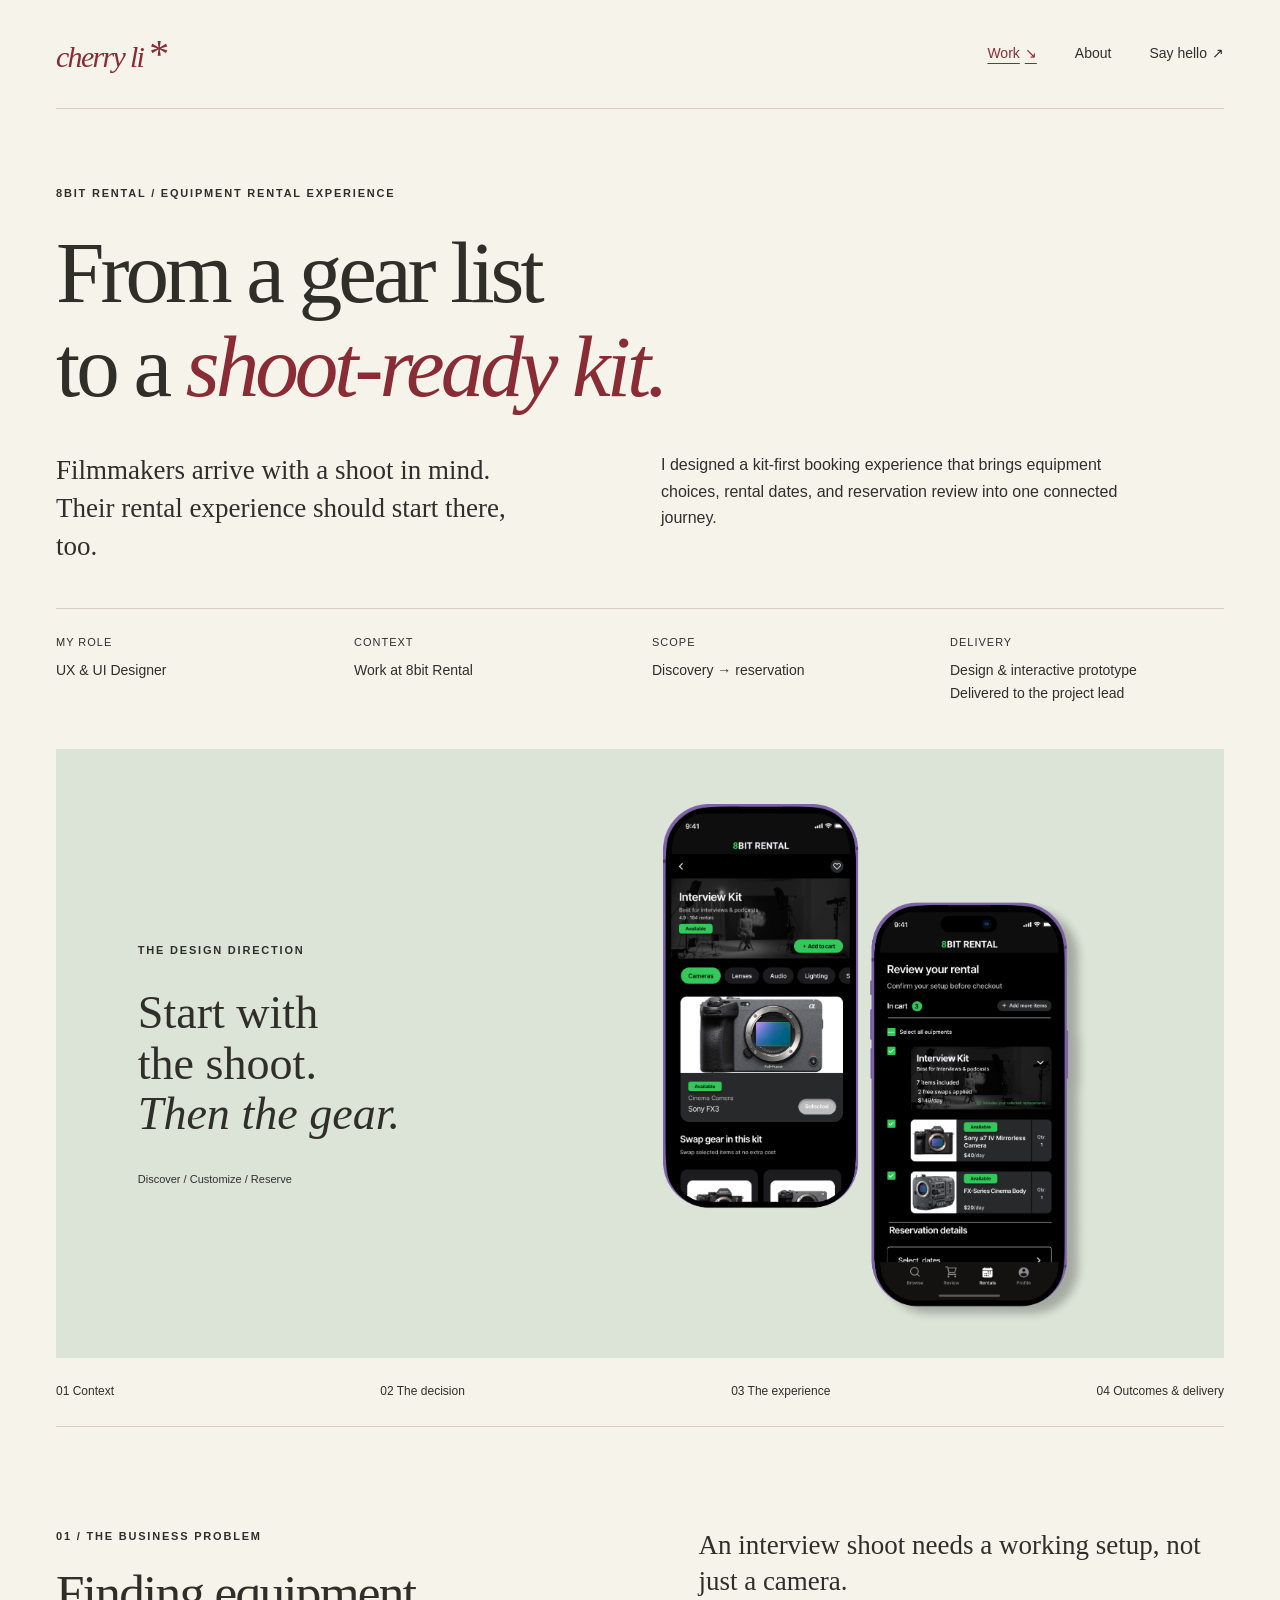
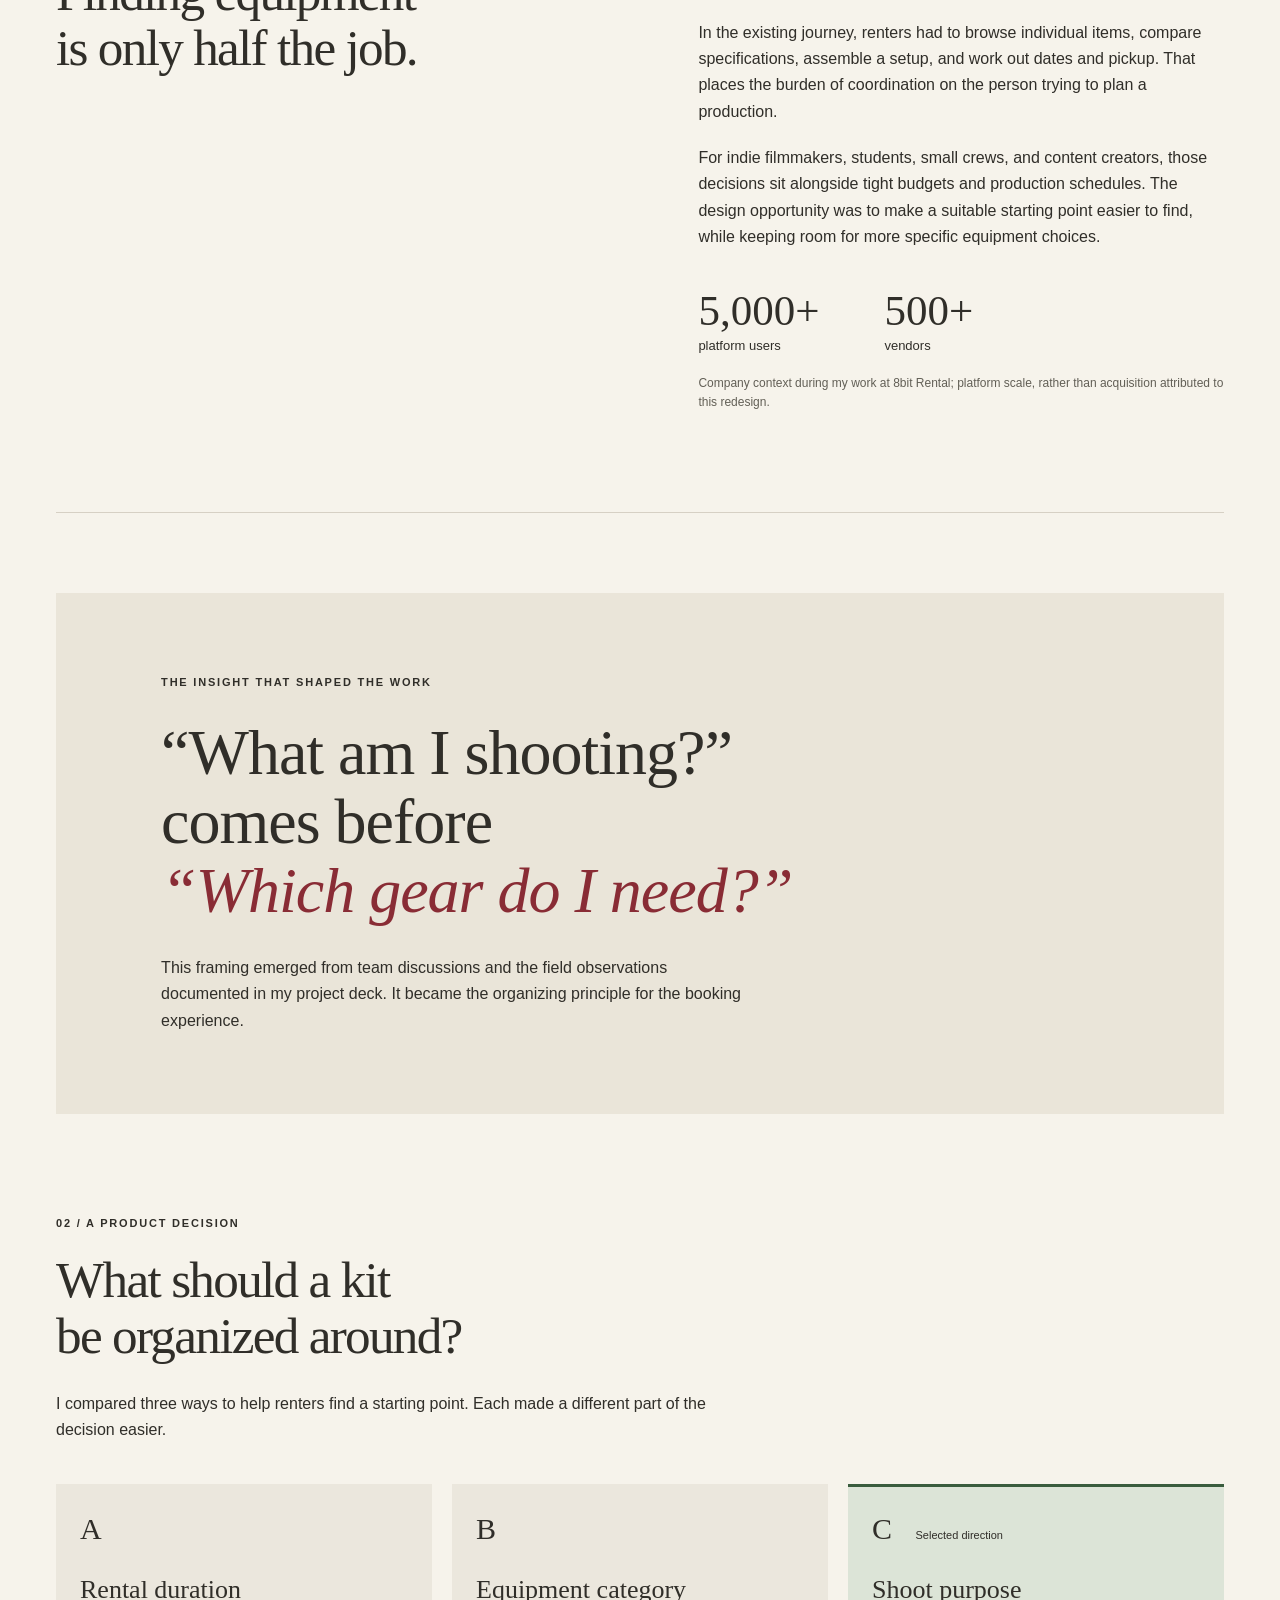
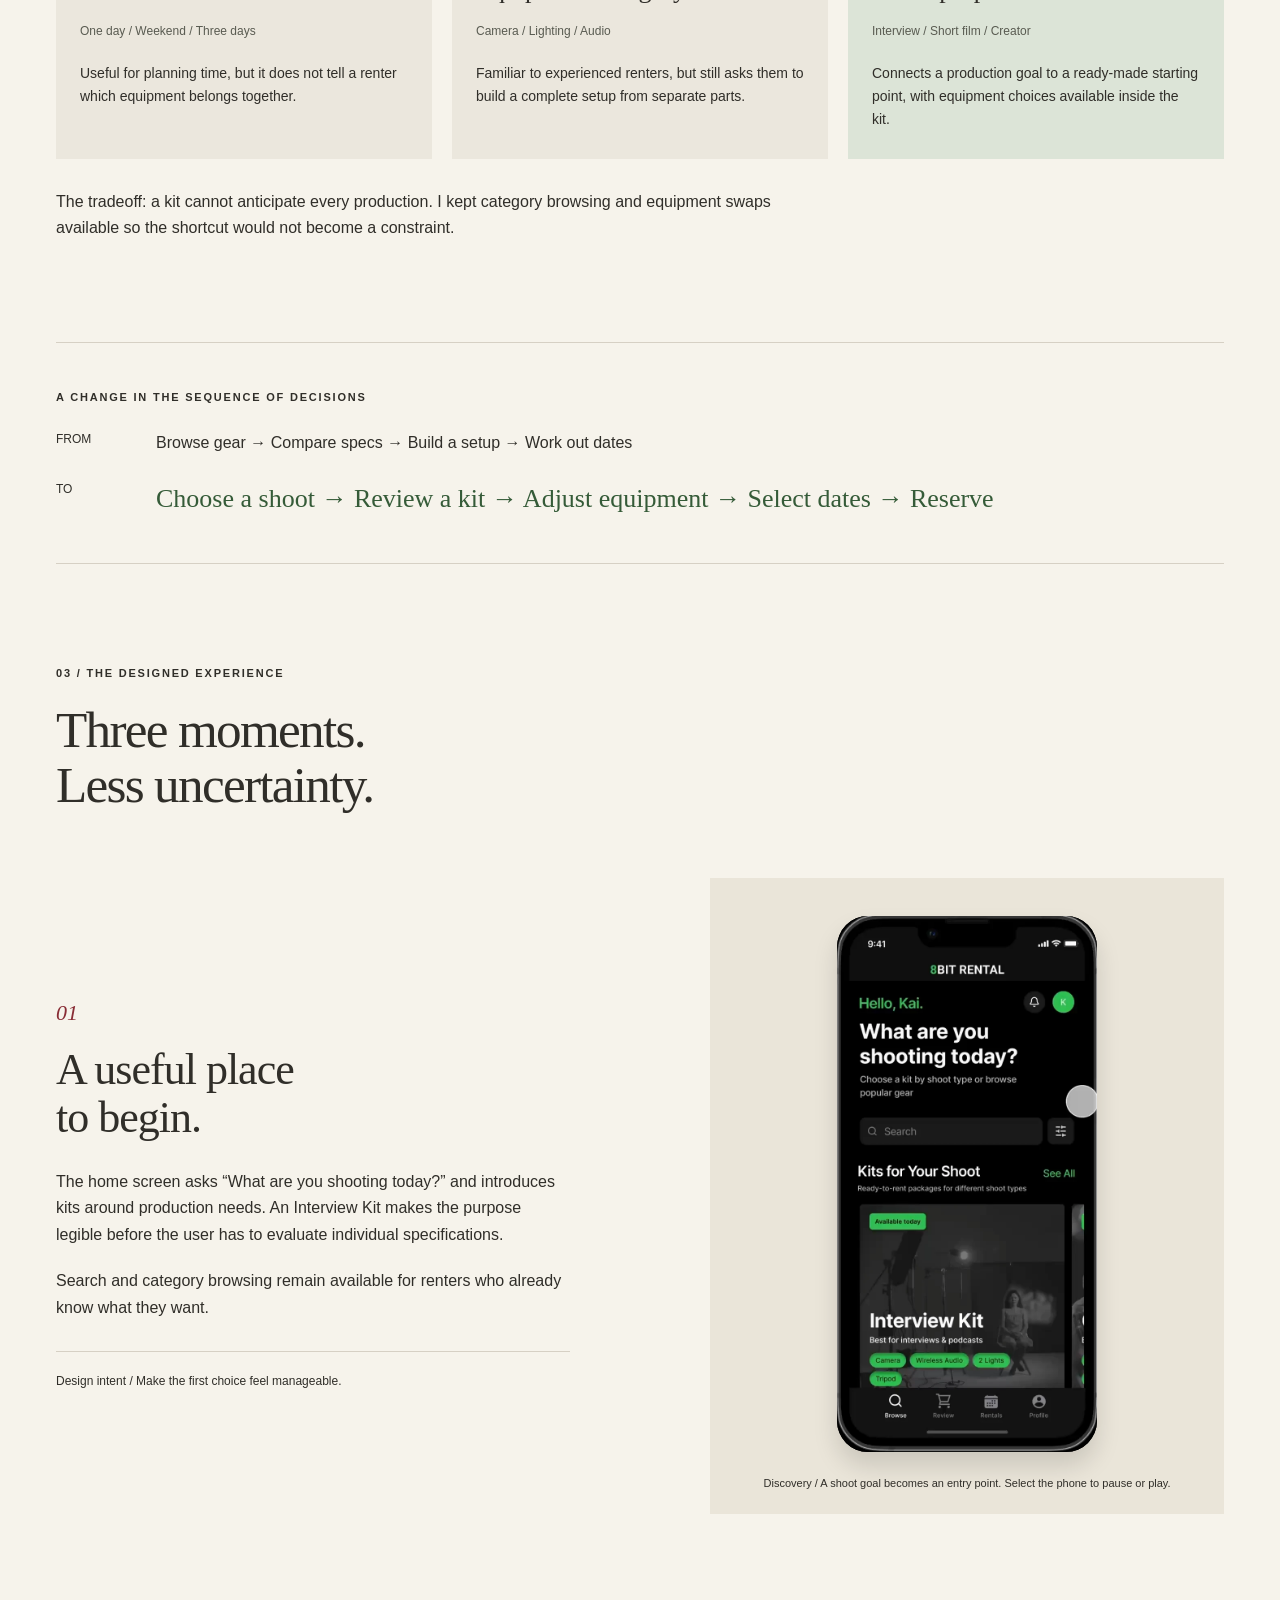
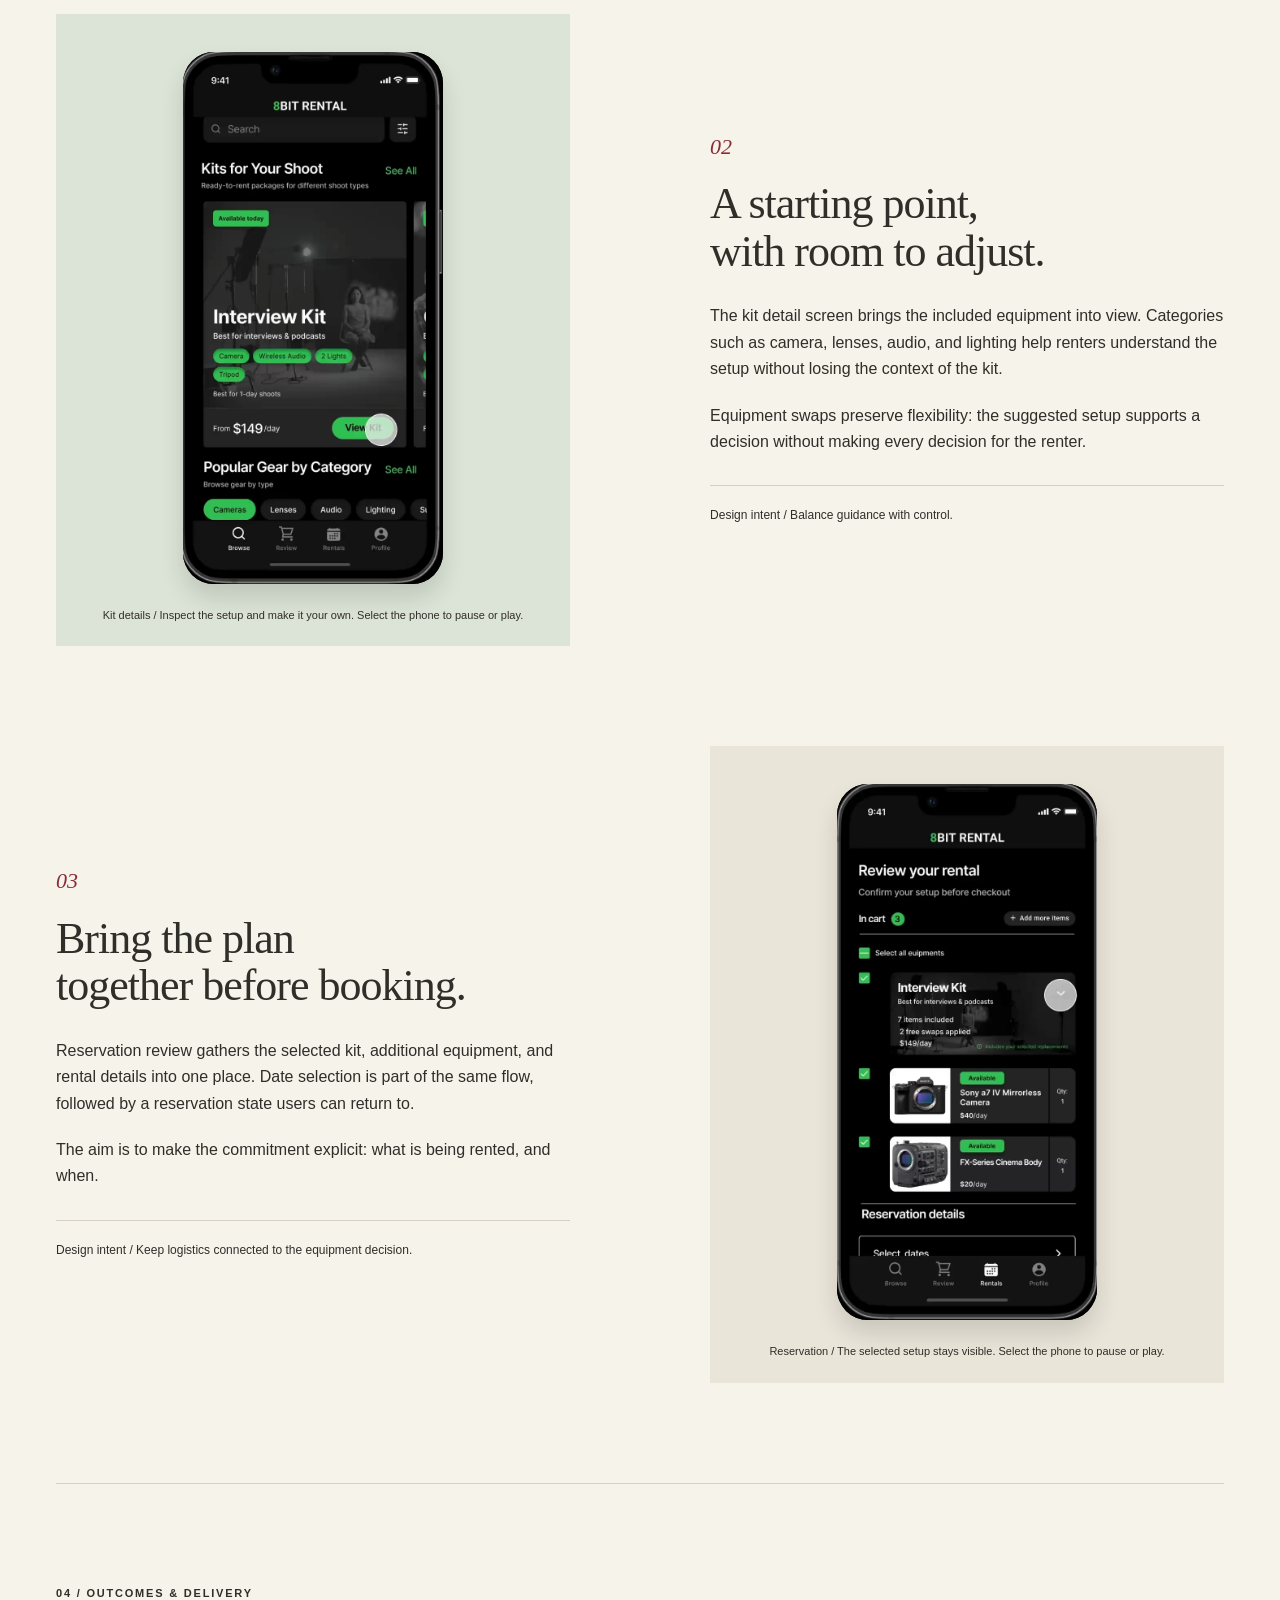
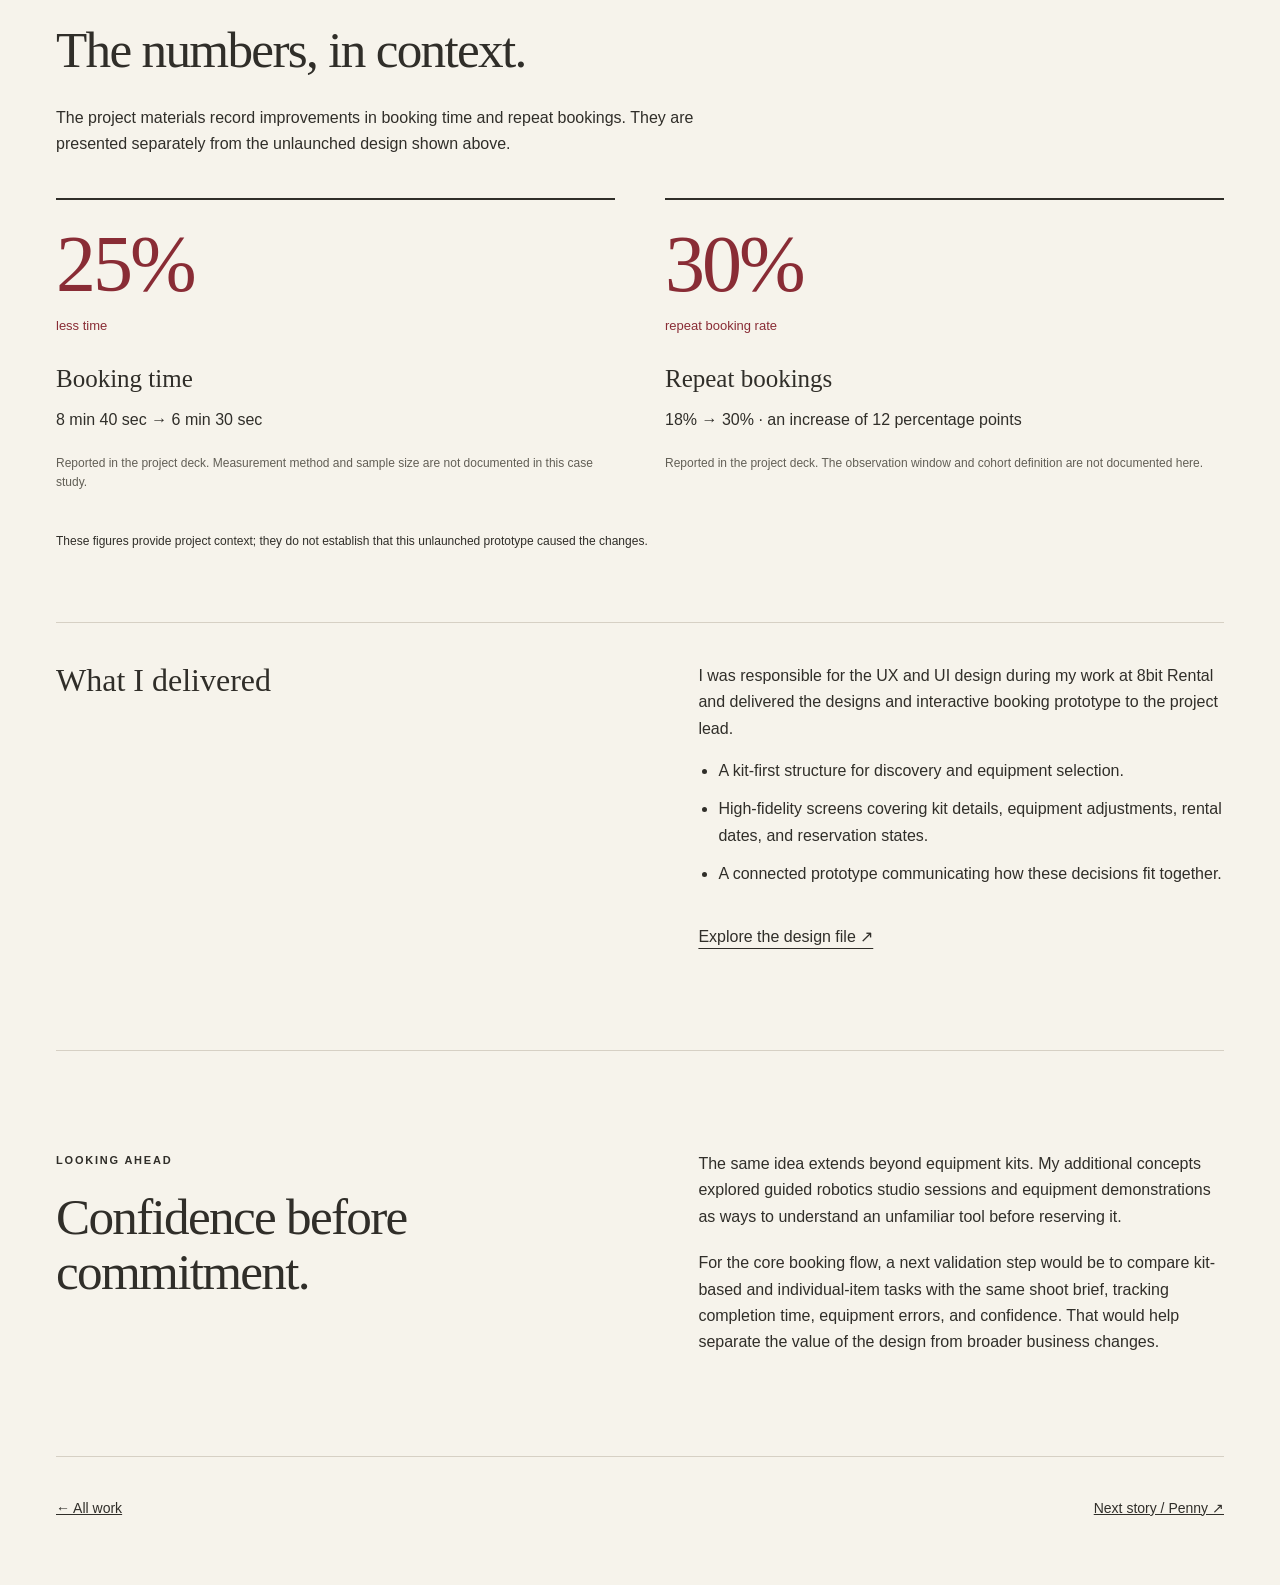
<file: nextbit/index.html>
<!doctype html>
<html lang="en"><head><meta charset="utf-8"><meta name="viewport" content="width=device-width, initial-scale=1"><title>8bit Rental | Cherry Li</title><meta name="description" content="Designing a kit-first equipment rental experience. UX and UI by Cherry Li."><link rel="icon" href="../assets/editorial/favicon.svg"><link rel="stylesheet" href="../assets/shared/navigation.css"><link rel="stylesheet" href="../assets/editorial/case-study.css"><link rel="stylesheet" href="../assets/editorial/nextbit-case.css?v=20261015-2"><link rel="stylesheet" href="../assets/shared/image-viewer.css?v=20261015-1"></head><body>
<a class="skip" href="#main">Skip to content</a><!-- shared-navigation:start -->
<header id="portfolio-nav">
  <div class="portfolio-nav-inner">
    <a class="portfolio-brand" href="../index.html" aria-label="Cherry Li, home">cherry li<span aria-hidden="true">*</span></a>
    <nav aria-label="Main navigation">
      <a href="../index.html#work" aria-current="location">Work <span aria-hidden="true">↘</span></a>
      <a href="../about/">About</a>
      <a href="mailto:cherryzeqian@gmail.com">Say hello <span aria-hidden="true">↗</span></a>
    </nav>
  </div>
</header>
<!-- shared-navigation:end -->
<main id="main" class="case">
<header class="case-hero"><p class="eyebrow">8bit Rental / Equipment rental experience</p><h1>From a gear list<br>to a <em>shoot-ready kit.</em></h1><div class="hero-summary"><p>Filmmakers arrive with a shoot in mind. Their rental experience should start there, too.</p><p>I designed a kit-first booking experience that brings equipment choices, rental dates, and reservation review into one connected journey.</p></div><dl class="project-meta"><div><dt>My role</dt><dd>UX & UI Designer</dd></div><div><dt>Context</dt><dd>Work at 8bit Rental</dd></div><div><dt>Scope</dt><dd>Discovery → reservation</dd></div><div><dt>Delivery</dt><dd>Design & interactive prototype<br>Delivered to the project lead</dd></div></dl></header>
<figure class="hero-stage nextbit-hero-stage"><div class="stage-note"><span class="eyebrow">The design direction</span><p>Start with<br>the shoot.<br><em>Then the gear.</em></p><span>Discover / Customize / Reserve</span></div><img class="nextbit-hero-devices" src="../assets/8bit/cover-phones.png" width="2334" height="2838" alt="8bit Rental kit customization and reservation review shown in two phone mockups"></figure>
<nav class="chapter-nav" aria-label="Case study chapters"><a href="#context">01 Context</a><a href="#decision">02 The decision</a><a href="#experience">03 The experience</a><a href="#outcomes">04 Outcomes & delivery</a></nav>
<section id="context" class="section split"><div><p class="eyebrow">01 / The business problem</p><h2>Finding equipment<br>is only half the job.</h2></div><div class="prose"><p class="lead">An interview shoot needs a working setup, not just a camera.</p><p>In the existing journey, renters had to browse individual items, compare specifications, assemble a setup, and work out dates and pickup. That places the burden of coordination on the person trying to plan a production.</p><p>For indie filmmakers, students, small crews, and content creators, those decisions sit alongside tight budgets and production schedules. The design opportunity was to make a suitable starting point easier to find, while keeping room for more specific equipment choices.</p><div class="platform-scale"><div><strong>5,000+</strong><span>platform users</span></div><div><strong>500+</strong><span>vendors</span></div></div><p class="caption">Company context during my work at 8bit Rental; platform scale, rather than acquisition attributed to this redesign.</p></div></section>
<section class="insight"><p class="eyebrow">The insight that shaped the work</p><blockquote>“What am I shooting?”<br>comes before<br><em>“Which gear do I need?”</em></blockquote><p>This framing emerged from team discussions and the field observations documented in my project deck. It became the organizing principle for the booking experience.</p></section>
<section id="decision" class="section"><div class="section-heading"><p class="eyebrow">02 / A product decision</p><h2>What should a kit<br>be organized around?</h2><p>I compared three ways to help renters find a starting point. Each made a different part of the decision easier.</p></div><div class="options"><article><span class="option-number">A</span><h3>Rental duration</h3><p class="example">One day / Weekend / Three days</p><p>Useful for planning time, but it does not tell a renter which equipment belongs together.</p></article><article><span class="option-number">B</span><h3>Equipment category</h3><p class="example">Camera / Lighting / Audio</p><p>Familiar to experienced renters, but still asks them to build a complete setup from separate parts.</p></article><article class="chosen"><span class="option-number">C <small>Selected direction</small></span><h3>Shoot purpose</h3><p class="example">Interview / Short film / Creator</p><p>Connects a production goal to a ready-made starting point, with equipment choices available inside the kit.</p></article></div><p class="decision-note">The tradeoff: a kit cannot anticipate every production. I kept category browsing and equipment swaps available so the shortcut would not become a constraint.</p></section>
<section class="journey section"><p class="eyebrow">A change in the sequence of decisions</p><div><span>From</span><p>Browse gear → Compare specs → Build a setup → Work out dates</p></div><div class="new-flow"><span>To</span><p>Choose a shoot → Review a kit → Adjust equipment → Select dates → Reserve</p></div></section>
<section id="experience" class="section experience"><div class="section-heading"><p class="eyebrow">03 / The designed experience</p><h2>Three moments.<br>Less uncertainty.</h2></div>
<article class="feature"><div class="feature-copy"><span class="step">01</span><h3>A useful place<br>to begin.</h3><p>The home screen asks “What are you shooting today?” and introduces kits around production needs. An Interview Kit makes the purpose legible before the user has to evaluate individual specifications.</p><p>Search and category browsing remain available for renters who already know what they want.</p><p class="intent">Design intent / Make the first choice feel manageable.</p></div><figure class="screen-stage video-stage"><video data-product-demo src="../assets/8bit/discovery-demo.mp4" poster="../assets/8bit/discovery-demo-poster.webp" width="640" height="1320" muted loop playsinline preload="metadata" tabindex="0" role="button" aria-label="8bit Rental discovery flow inside a phone mockup. Select to play."></video><figcaption>Discovery / A shoot goal becomes an entry point. Select the phone to pause or play.</figcaption></figure></article>
<article class="feature reverse"><div class="feature-copy"><span class="step">02</span><h3>A starting point,<br>with room to adjust.</h3><p>The kit detail screen brings the included equipment into view. Categories such as camera, lenses, audio, and lighting help renters understand the setup without losing the context of the kit.</p><p>Equipment swaps preserve flexibility: the suggested setup supports a decision without making every decision for the renter.</p><p class="intent">Design intent / Balance guidance with control.</p></div><figure class="screen-stage green video-stage"><video data-product-demo src="../assets/8bit/detail-demo.mp4" poster="../assets/8bit/detail-demo-poster.webp" width="640" height="1310" muted loop playsinline preload="metadata" tabindex="0" role="button" aria-label="8bit Rental kit customization flow inside a phone mockup. Select to play."></video><figcaption>Kit details / Inspect the setup and make it your own. Select the phone to pause or play.</figcaption></figure></article>
<article class="feature"><div class="feature-copy"><span class="step">03</span><h3>Bring the plan<br>together before booking.</h3><p>Reservation review gathers the selected kit, additional equipment, and rental details into one place. Date selection is part of the same flow, followed by a reservation state users can return to.</p><p>The aim is to make the commitment explicit: what is being rented, and when.</p><p class="intent">Design intent / Keep logistics connected to the equipment decision.</p></div><figure class="screen-stage video-stage"><video data-product-demo src="../assets/8bit/reservation-demo.mp4" poster="../assets/8bit/reservation-demo-poster.webp" width="640" height="1320" muted loop playsinline preload="metadata" tabindex="0" role="button" aria-label="8bit Rental reservation flow inside a phone mockup. Select to play."></video><figcaption>Reservation / The selected setup stays visible. Select the phone to pause or play.</figcaption></figure></article></section>
<section id="outcomes" class="section outcomes"><div class="section-heading"><p class="eyebrow">04 / Outcomes & delivery</p><h2>The numbers, in context.</h2><p>The project materials record improvements in booking time and repeat bookings. They are presented separately from the unlaunched design shown above.</p></div><div class="metrics"><article><p class="metric">25%<span>less time</span></p><h3>Booking time</h3><p>8 min 40 sec → 6 min 30 sec</p><p class="caption">Reported in the project deck. Measurement method and sample size are not documented in this case study.</p></article><article><p class="metric">30%<span>repeat booking rate</span></p><h3>Repeat bookings</h3><p>18% → 30% · an increase of 12 percentage points</p><p class="caption">Reported in the project deck. The observation window and cohort definition are not documented here.</p></article></div><p class="data-note">These figures provide project context; they do not establish that this unlaunched prototype caused the changes.</p><div class="delivery split"><h3>What I delivered</h3><div><p>I was responsible for the UX and UI design during my work at 8bit Rental and delivered the designs and interactive booking prototype to the project lead.</p><ul><li>A kit-first structure for discovery and equipment selection.</li><li>High-fidelity screens covering kit details, equipment adjustments, rental dates, and reservation states.</li><li>A connected prototype communicating how these decisions fit together.</li></ul><a class="text-link" href="https://www.figma.com/design/LYPnV8IFIuSUta9AC5CKoN/8bit?node-id=645-11584" target="_blank" rel="noopener noreferrer">Explore the design file ↗</a></div></div></section>
<section class="section split closing"><div><p class="eyebrow">Looking ahead</p><h2>Confidence before<br>commitment.</h2></div><div class="prose"><p>The same idea extends beyond equipment kits. My additional concepts explored guided robotics studio sessions and equipment demonstrations as ways to understand an unfamiliar tool before reserving it.</p><p>For the core booking flow, a next validation step would be to compare kit-based and individual-item tasks with the same shoot brief, tracking completion time, equipment errors, and confidence. That would help separate the value of the design from broader business changes.</p></div></section>
<footer class="case-footer"><a href="../index.html#work">← All work</a><a href="../penny/">Next story / Penny ↗</a></footer>
</main><script src="../assets/editorial/nextbit-case.js?v=20261015-2" defer></script><script src="../assets/shared/image-viewer.js?v=20261015-2" defer></script></body></html>
</file>
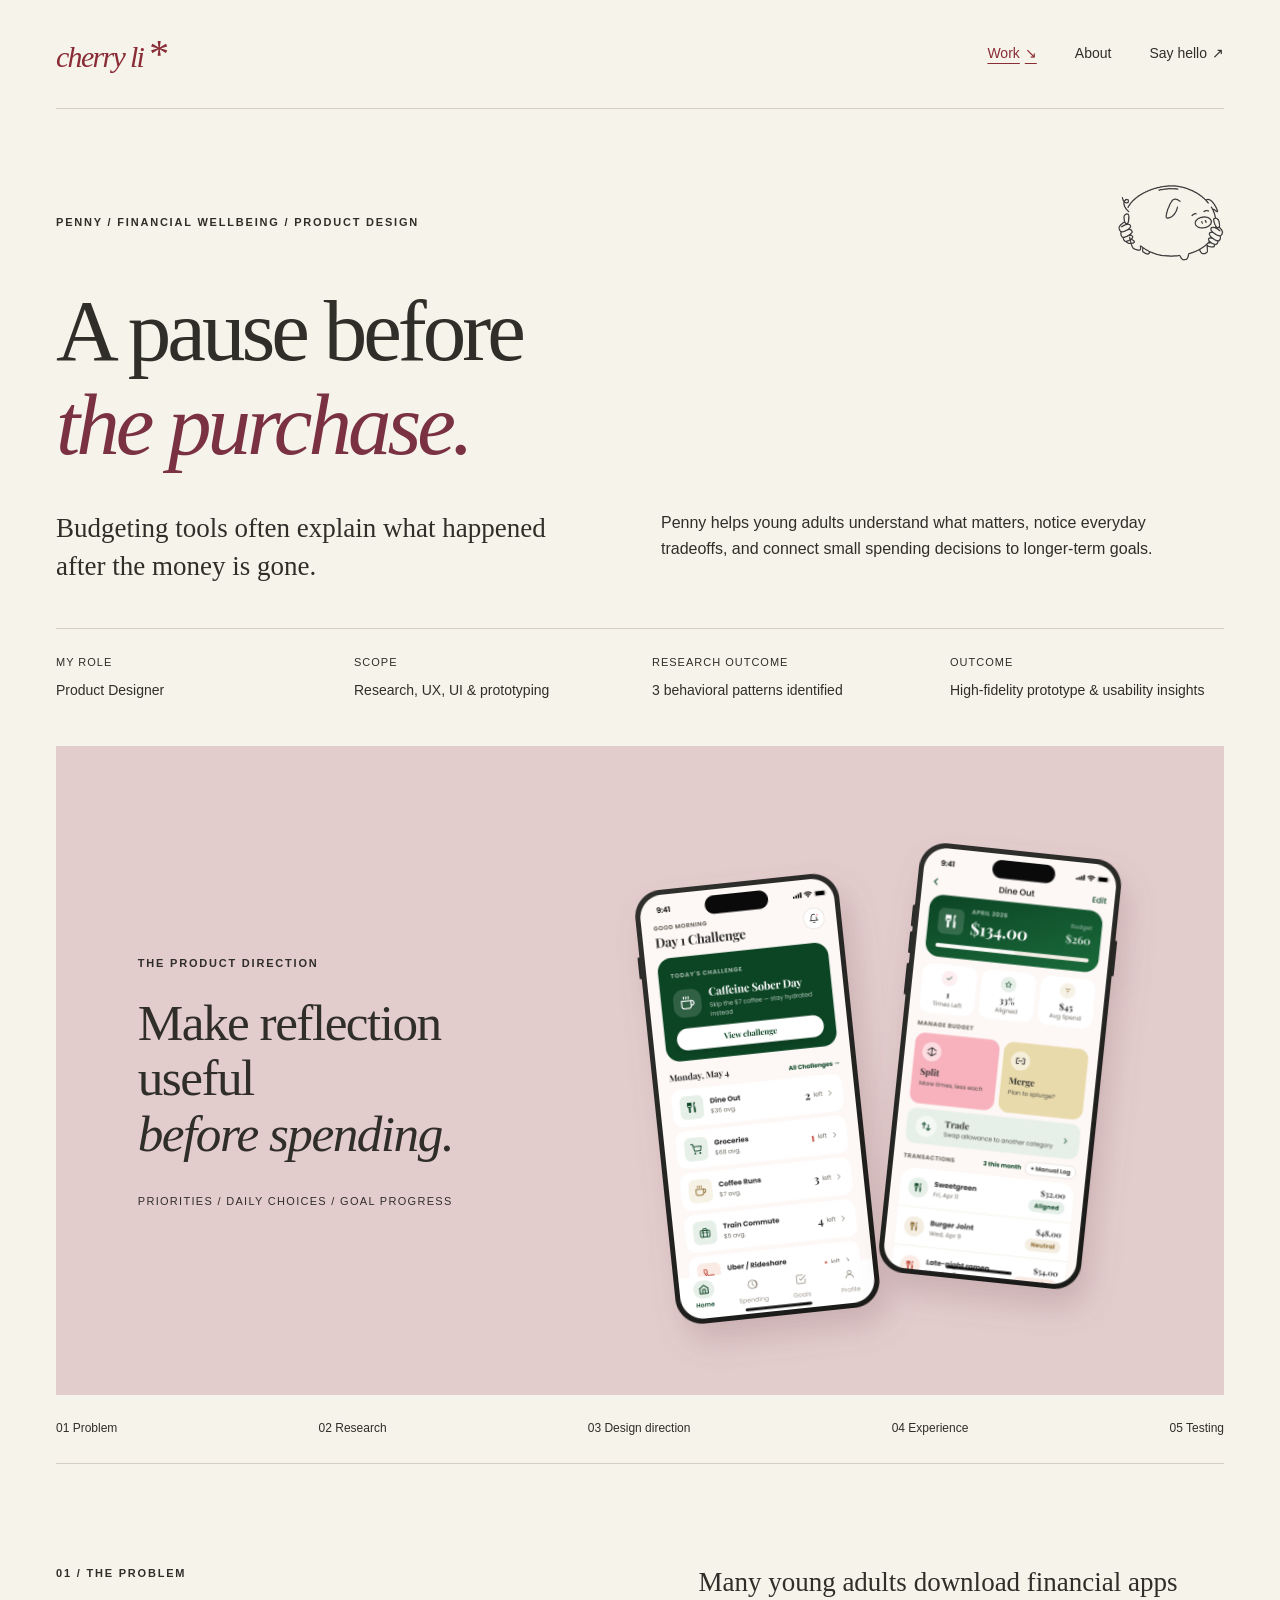
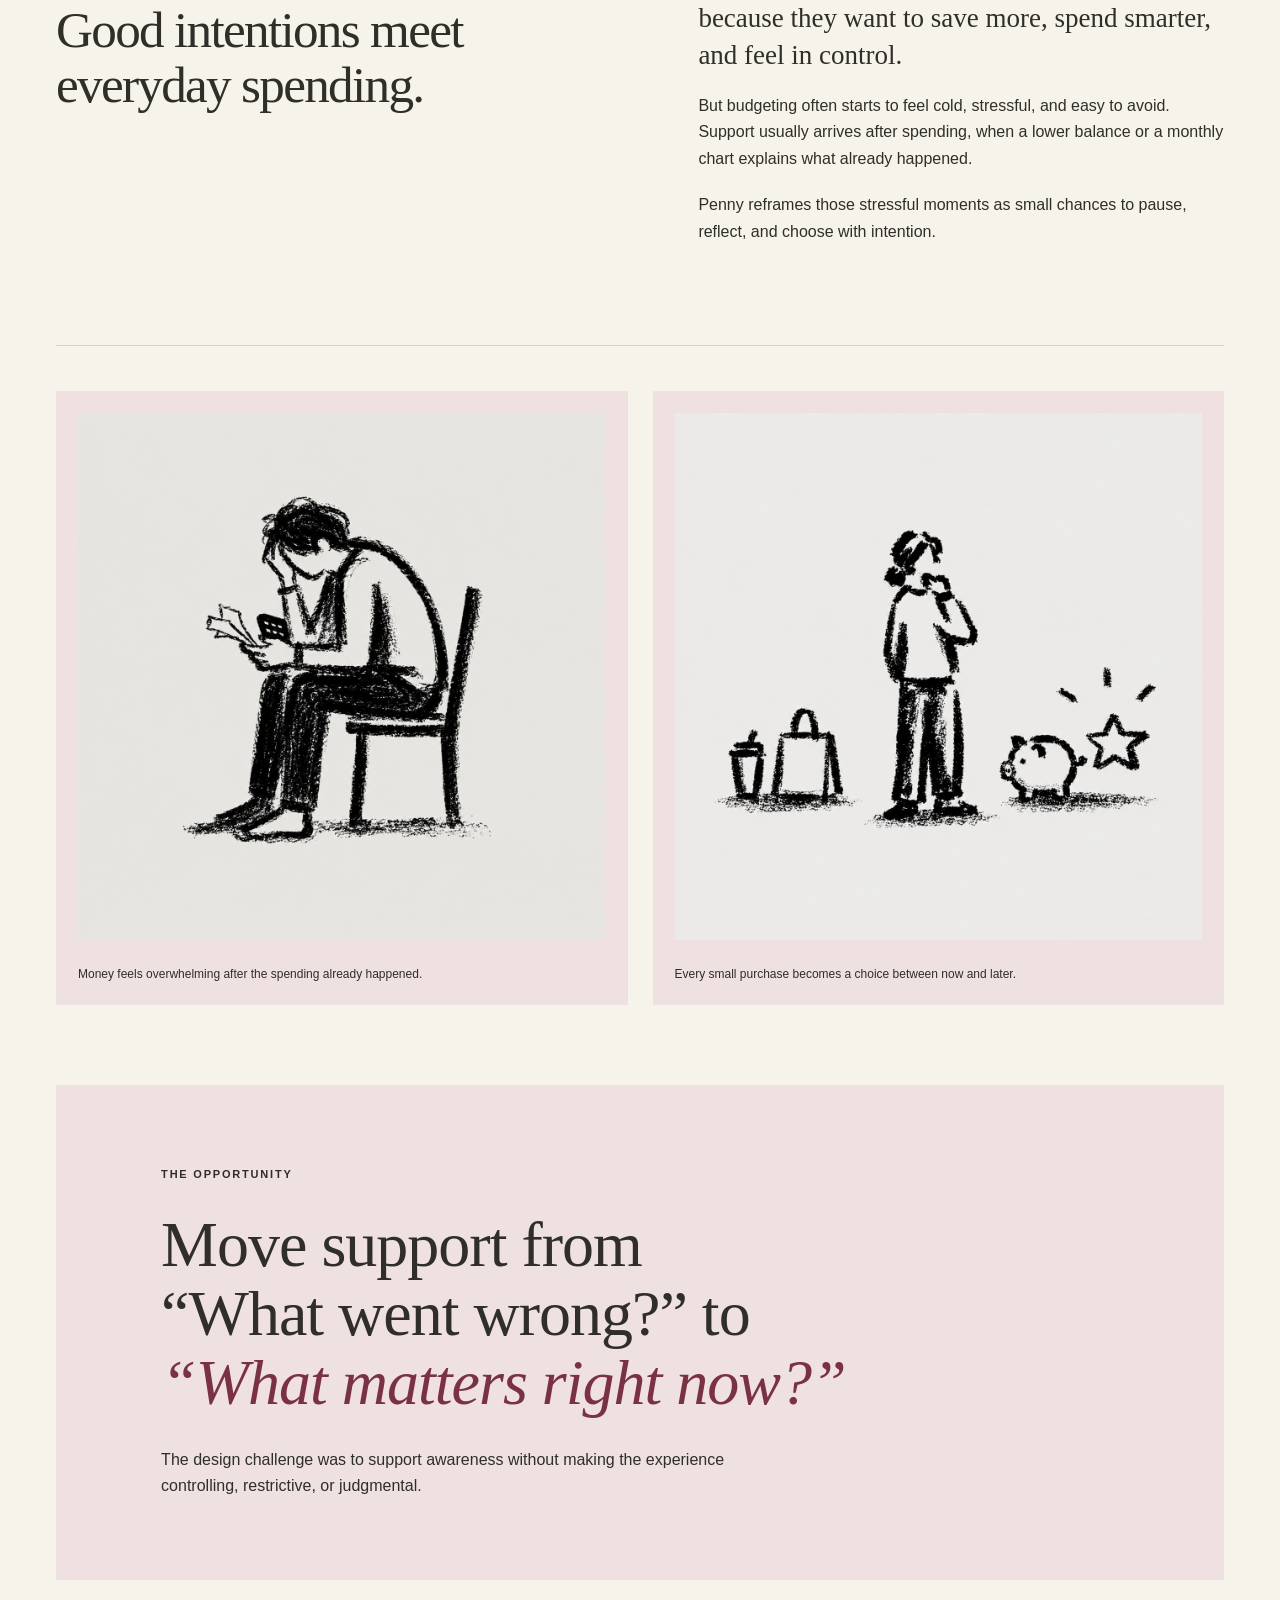
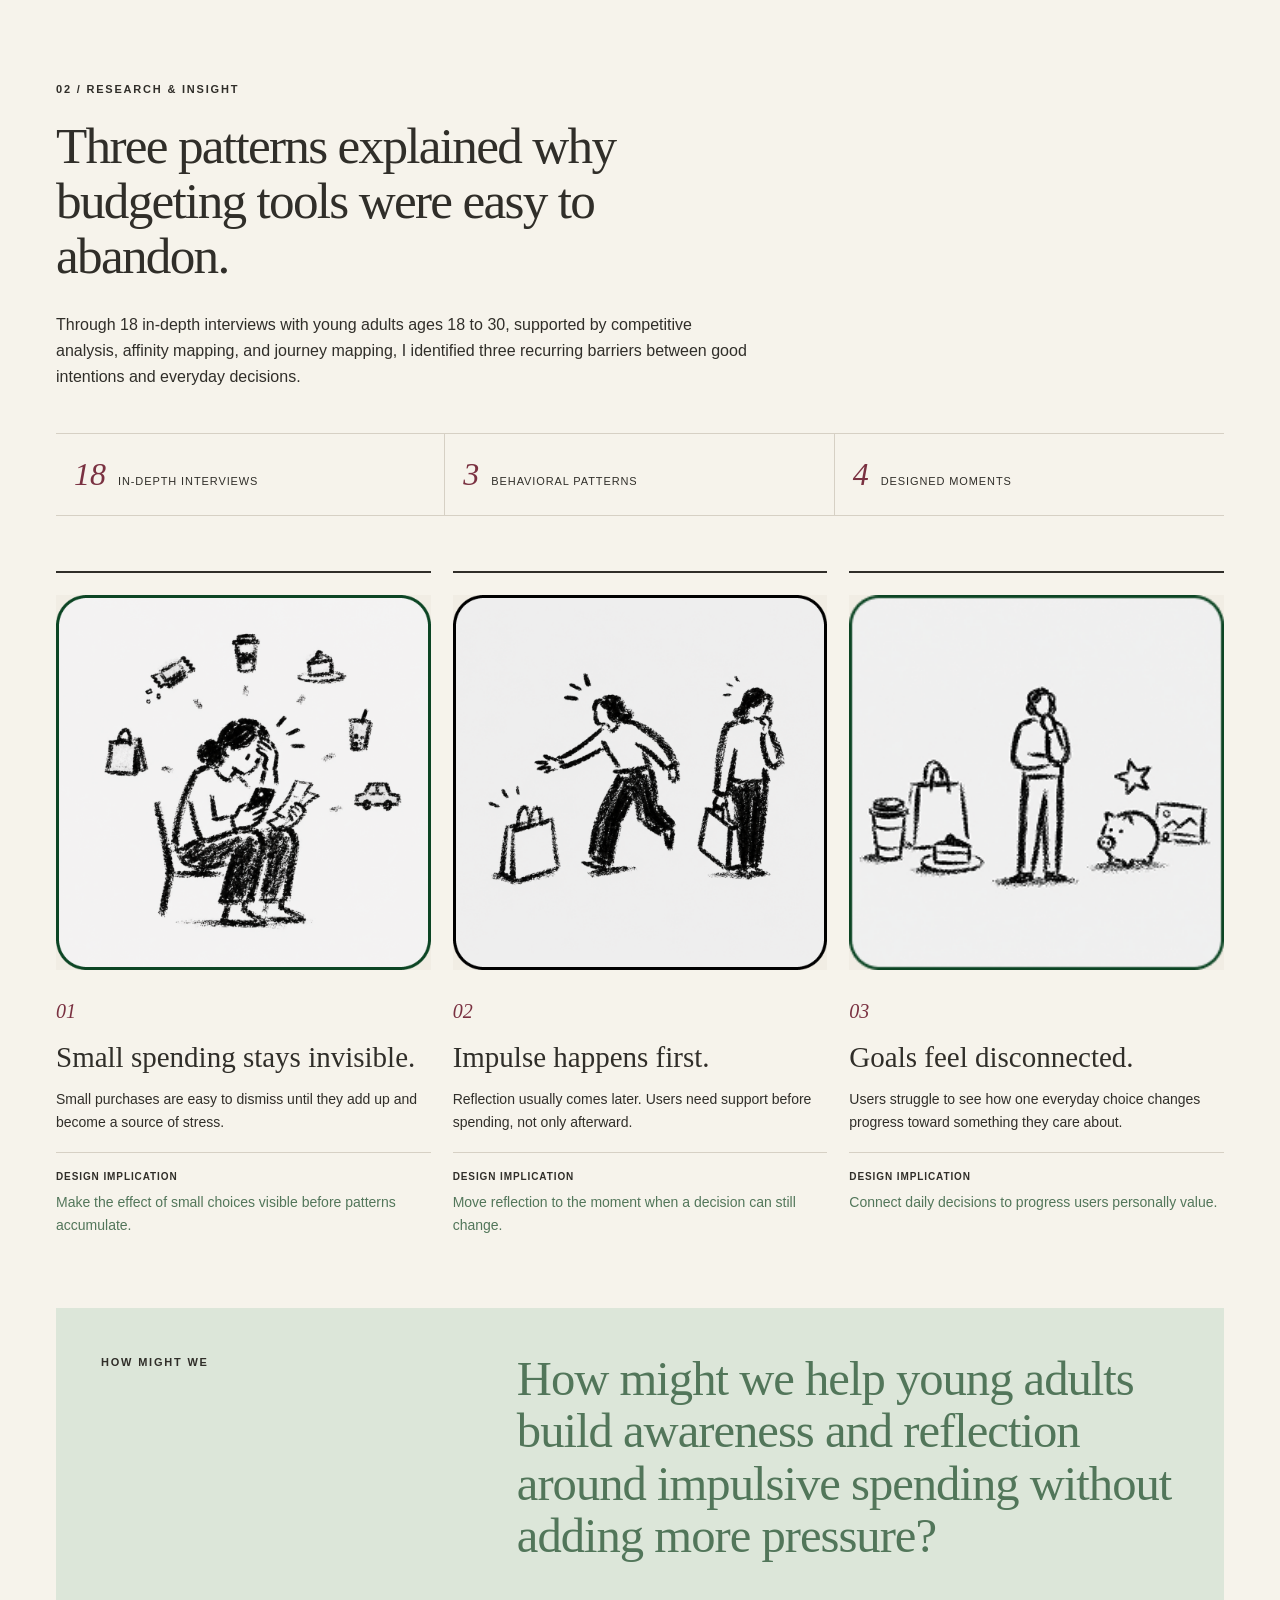
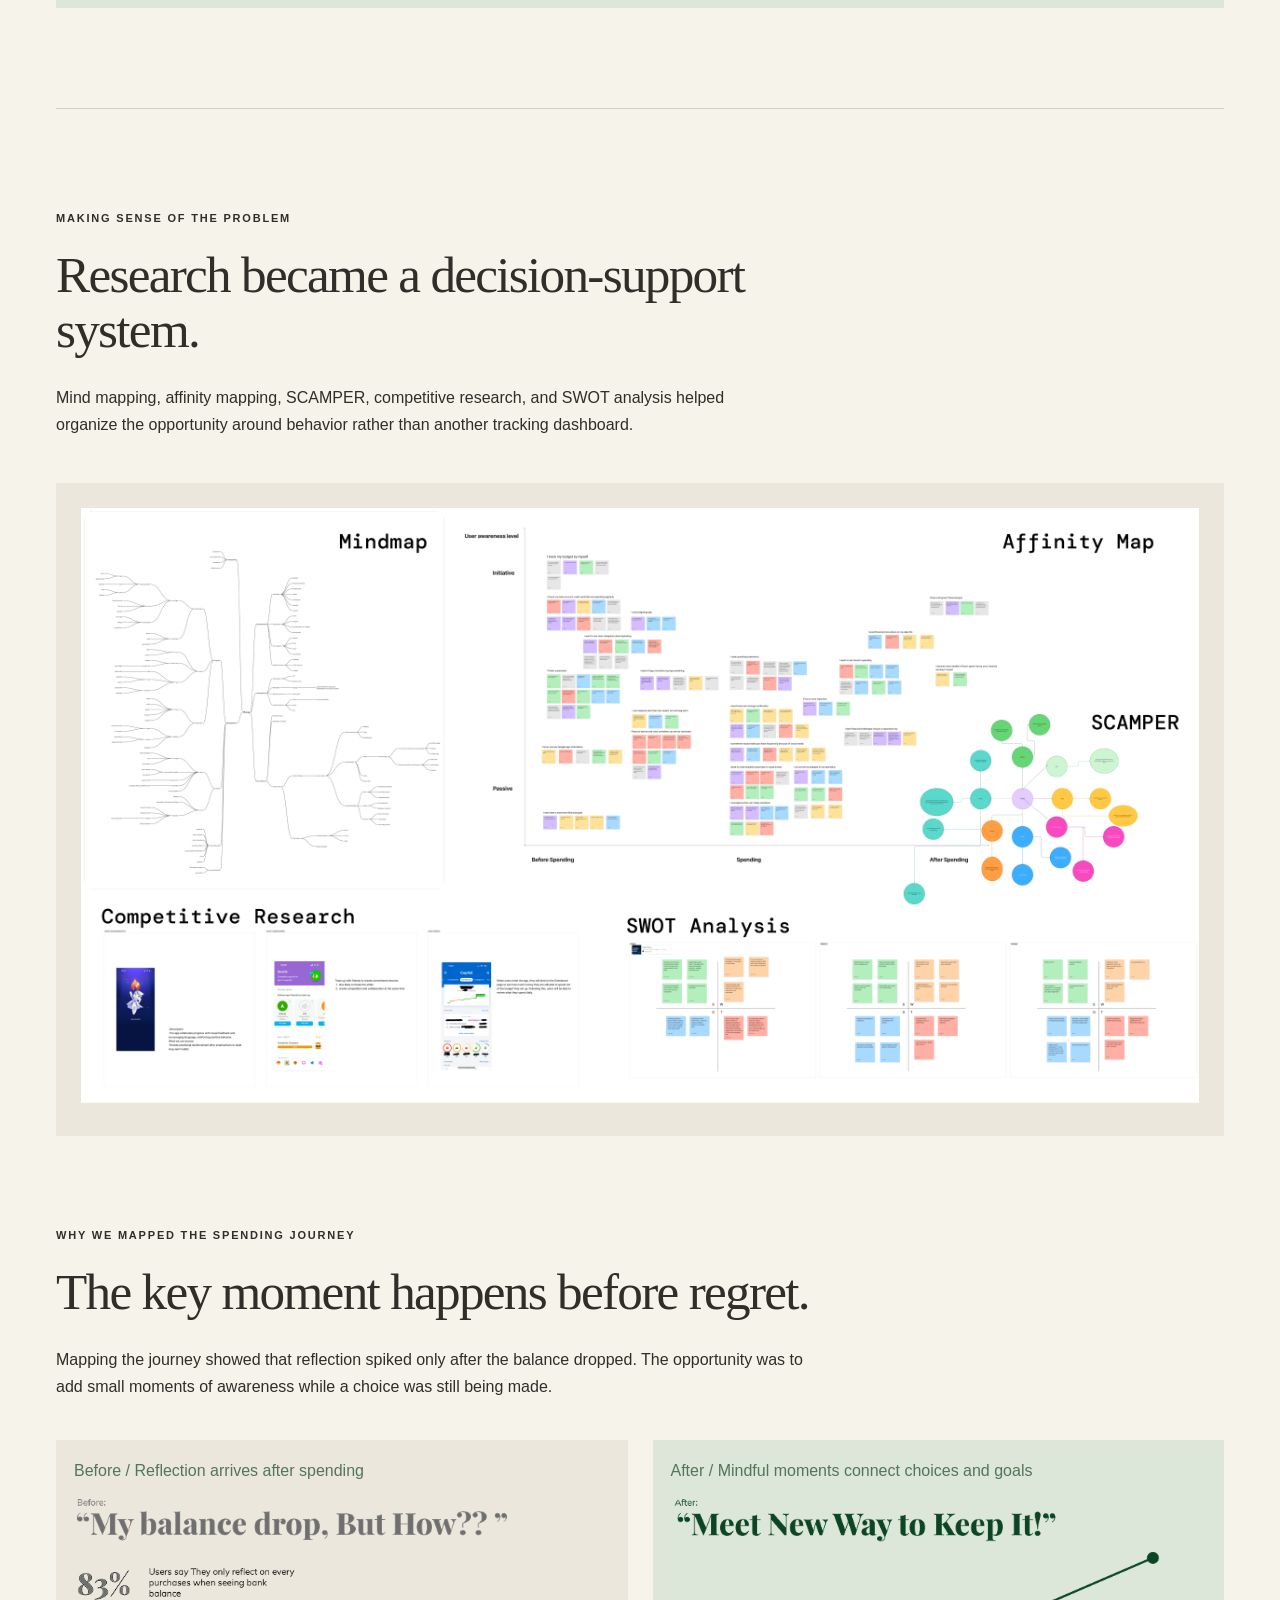
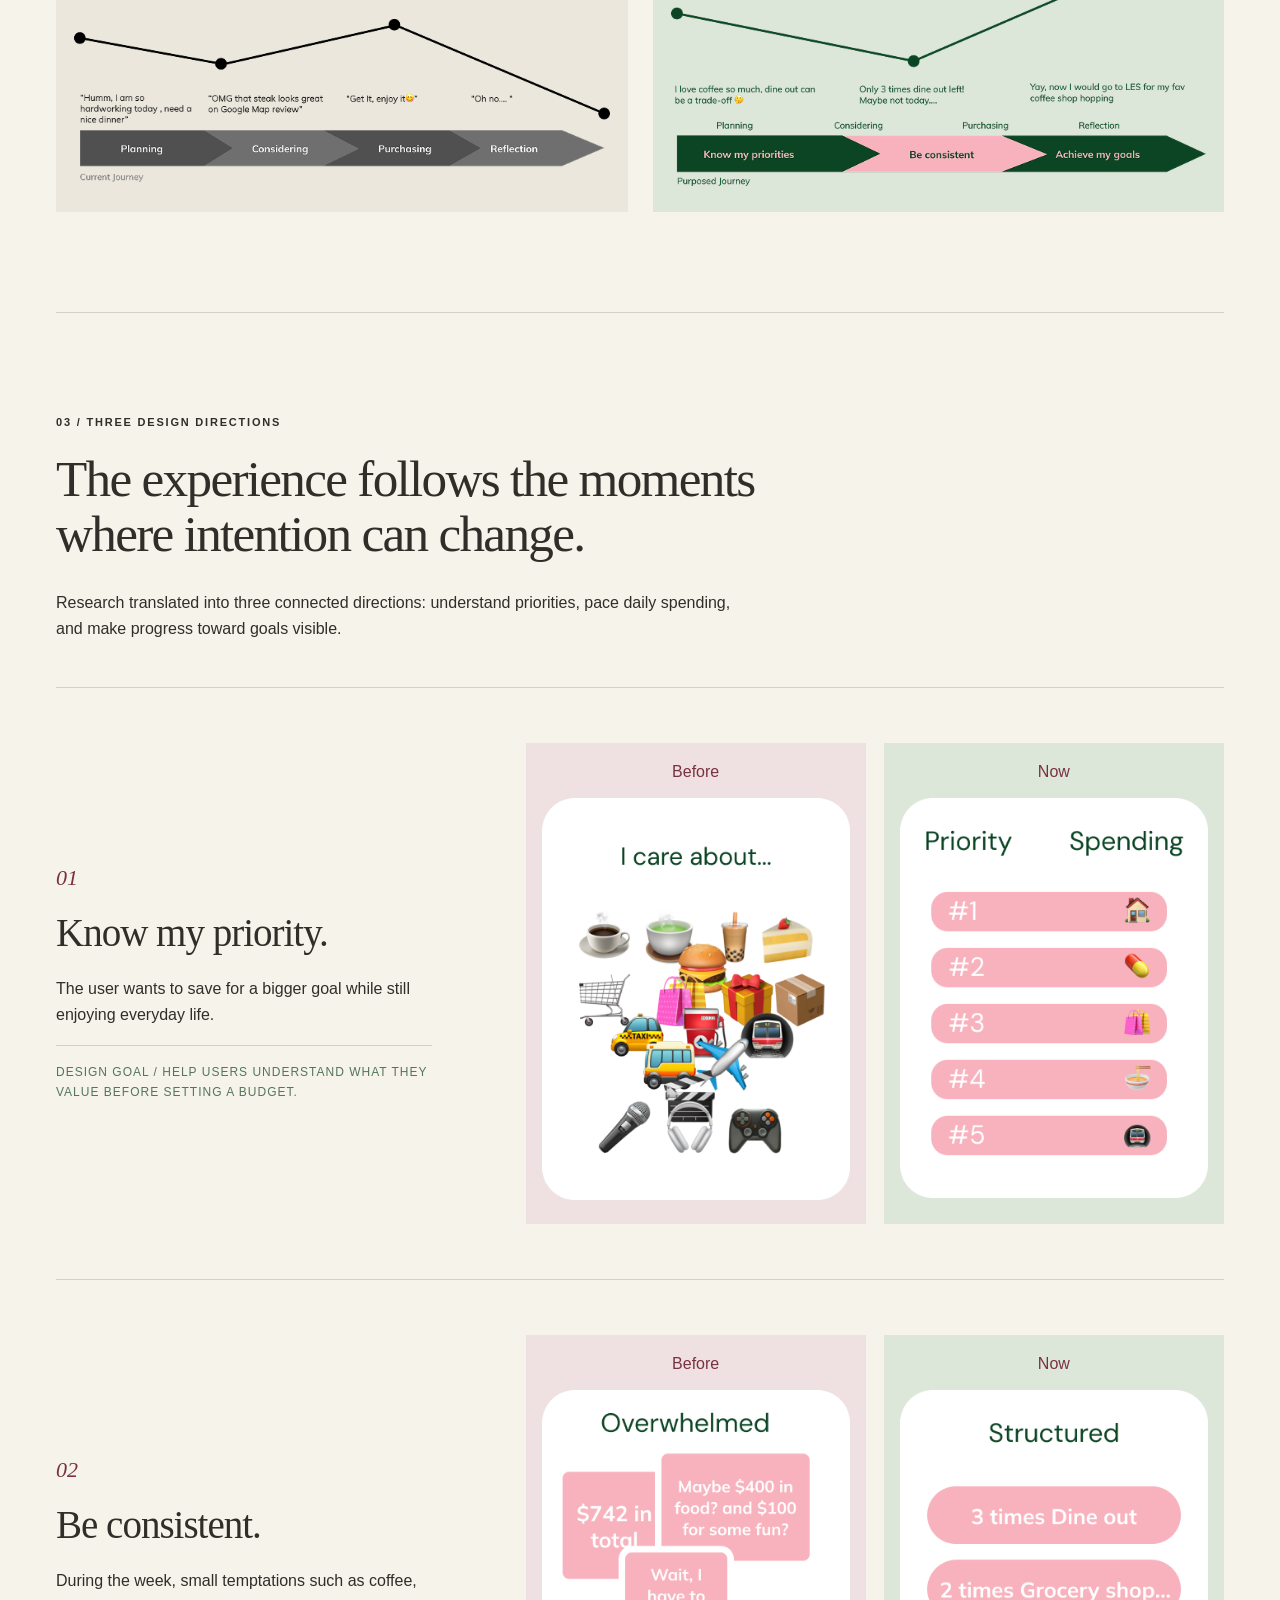
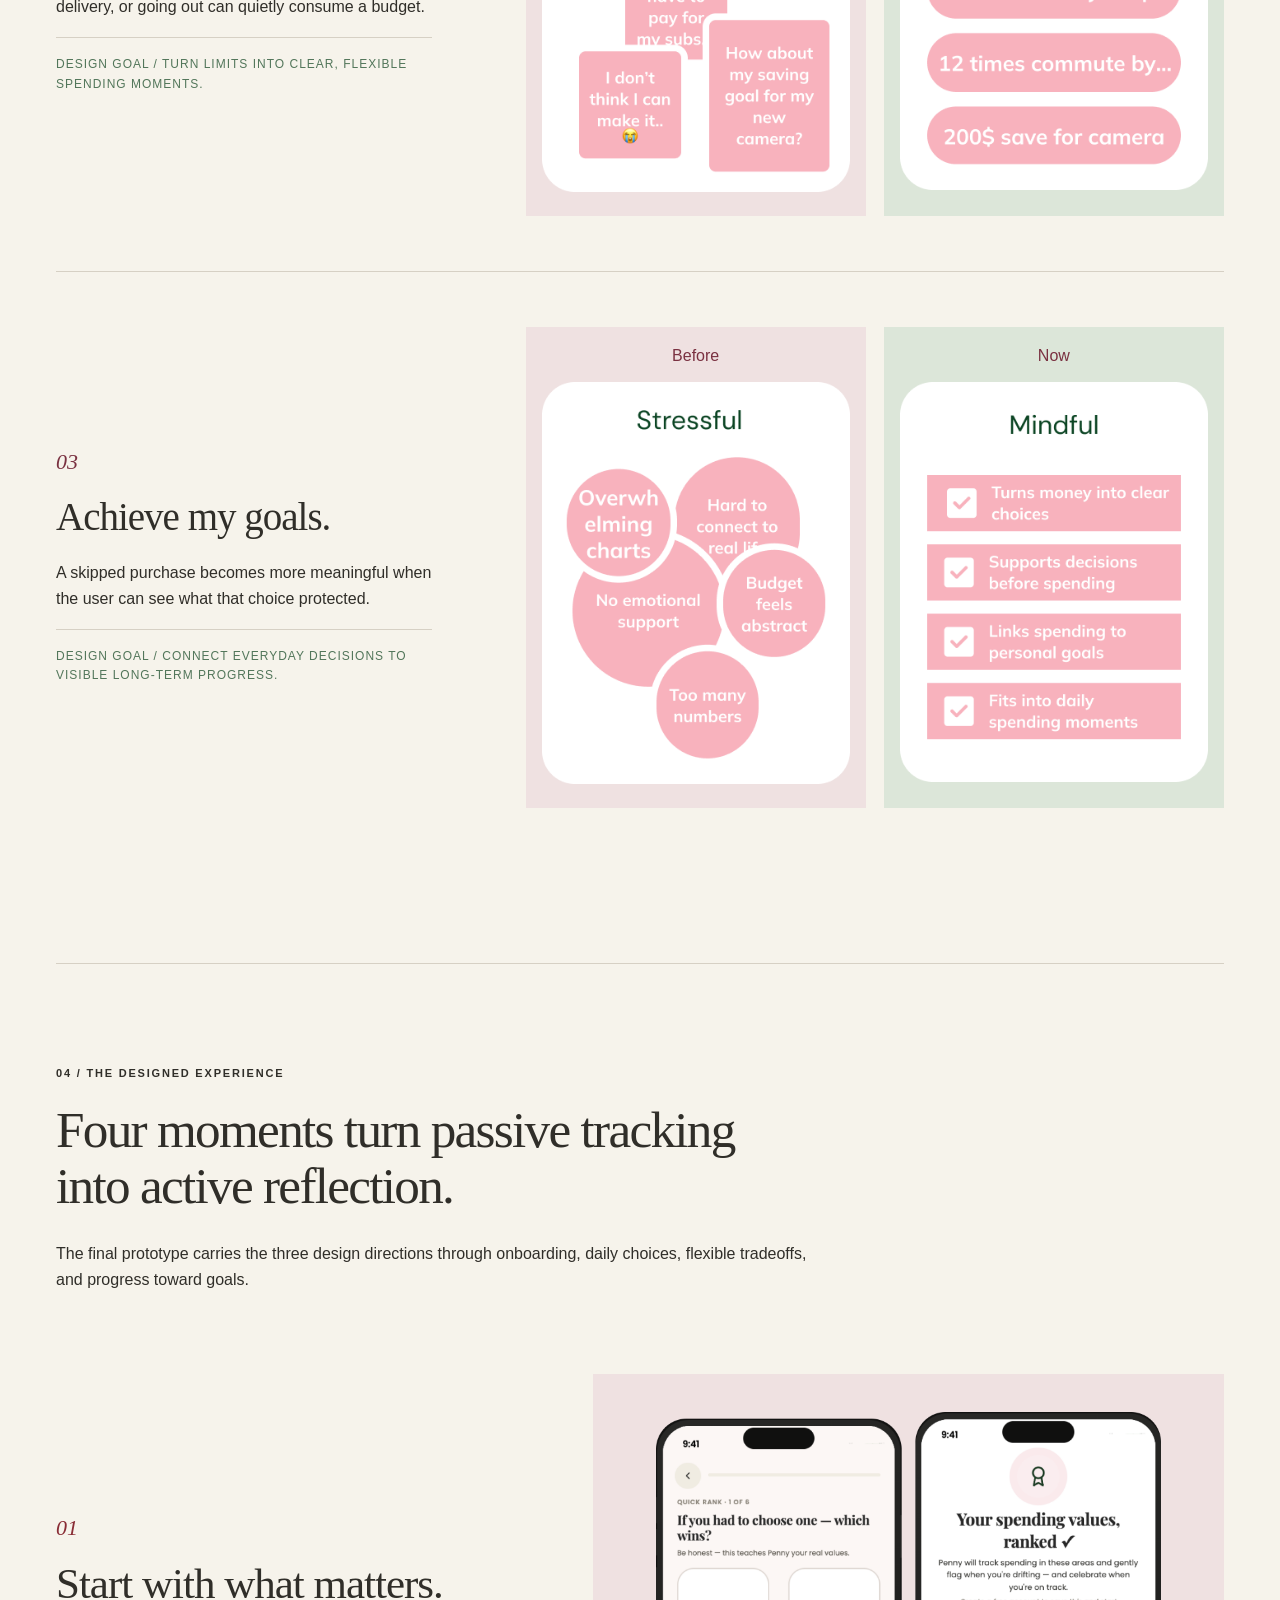
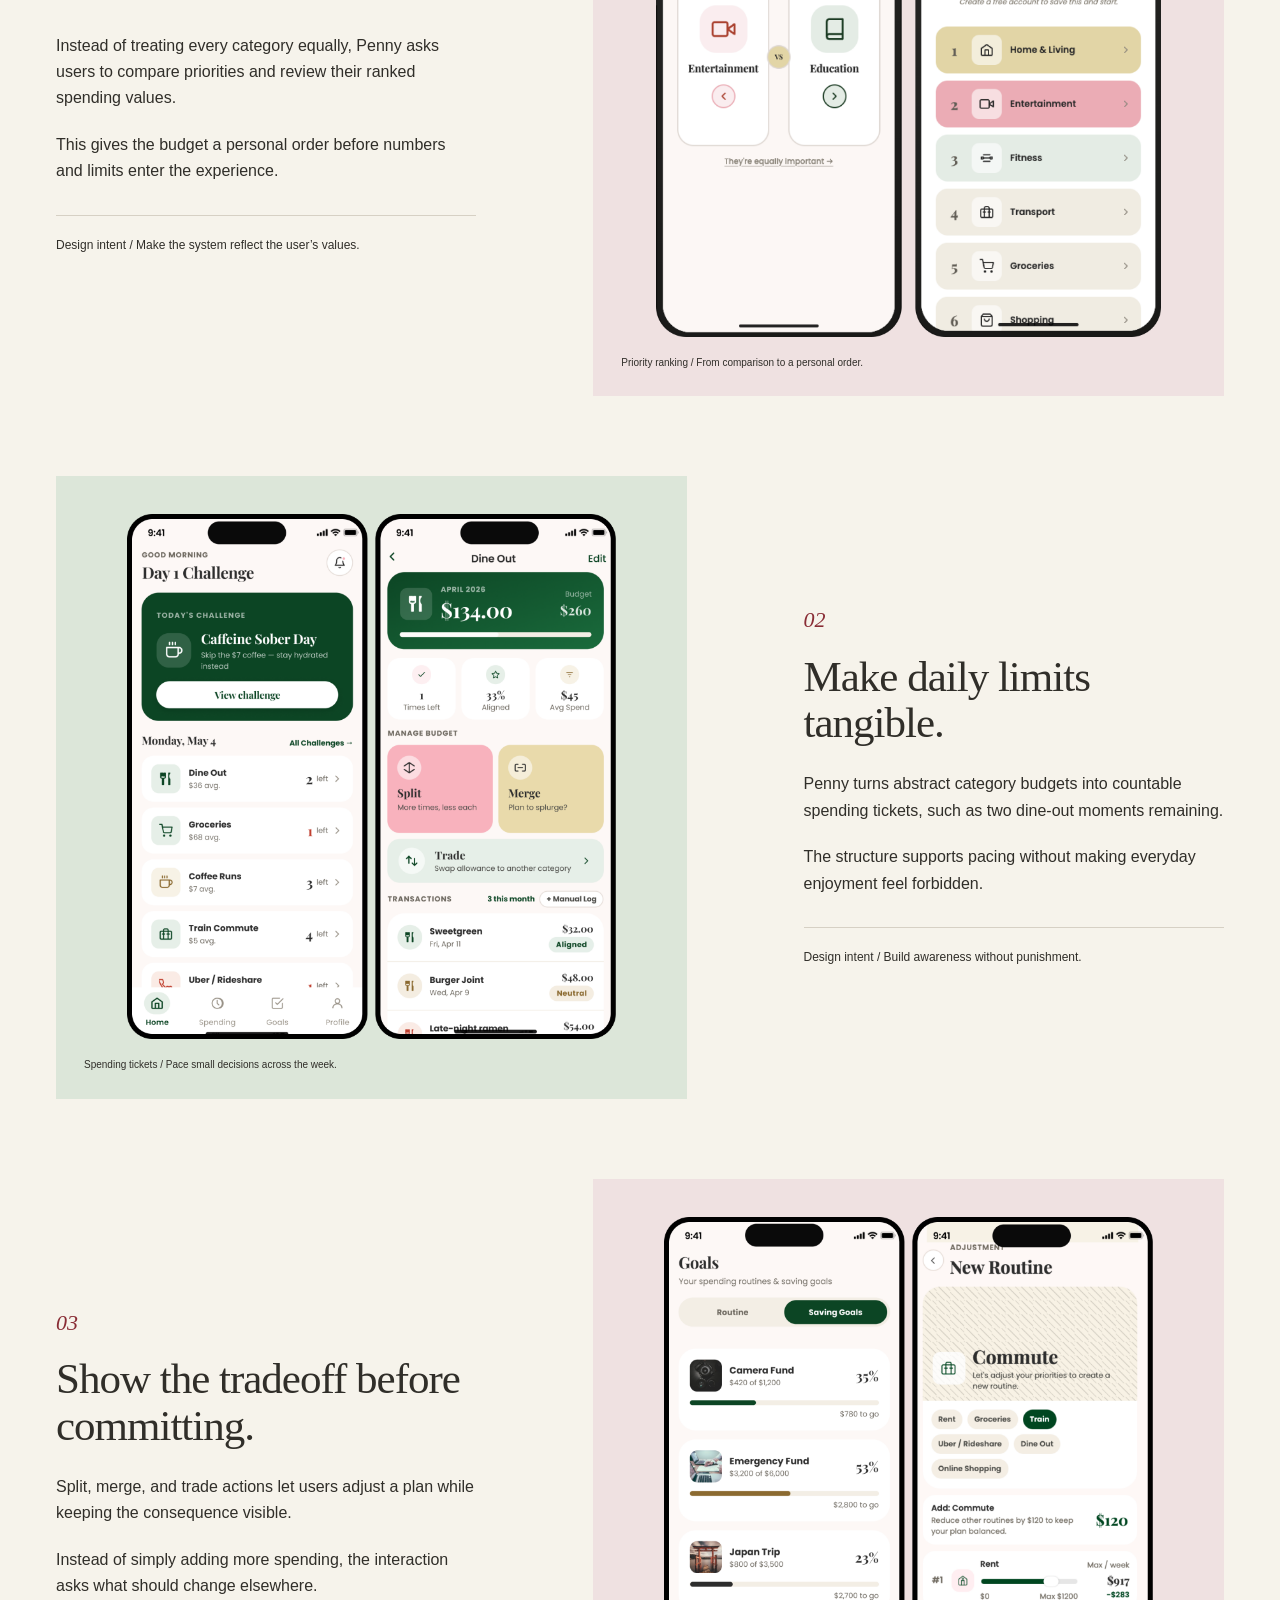
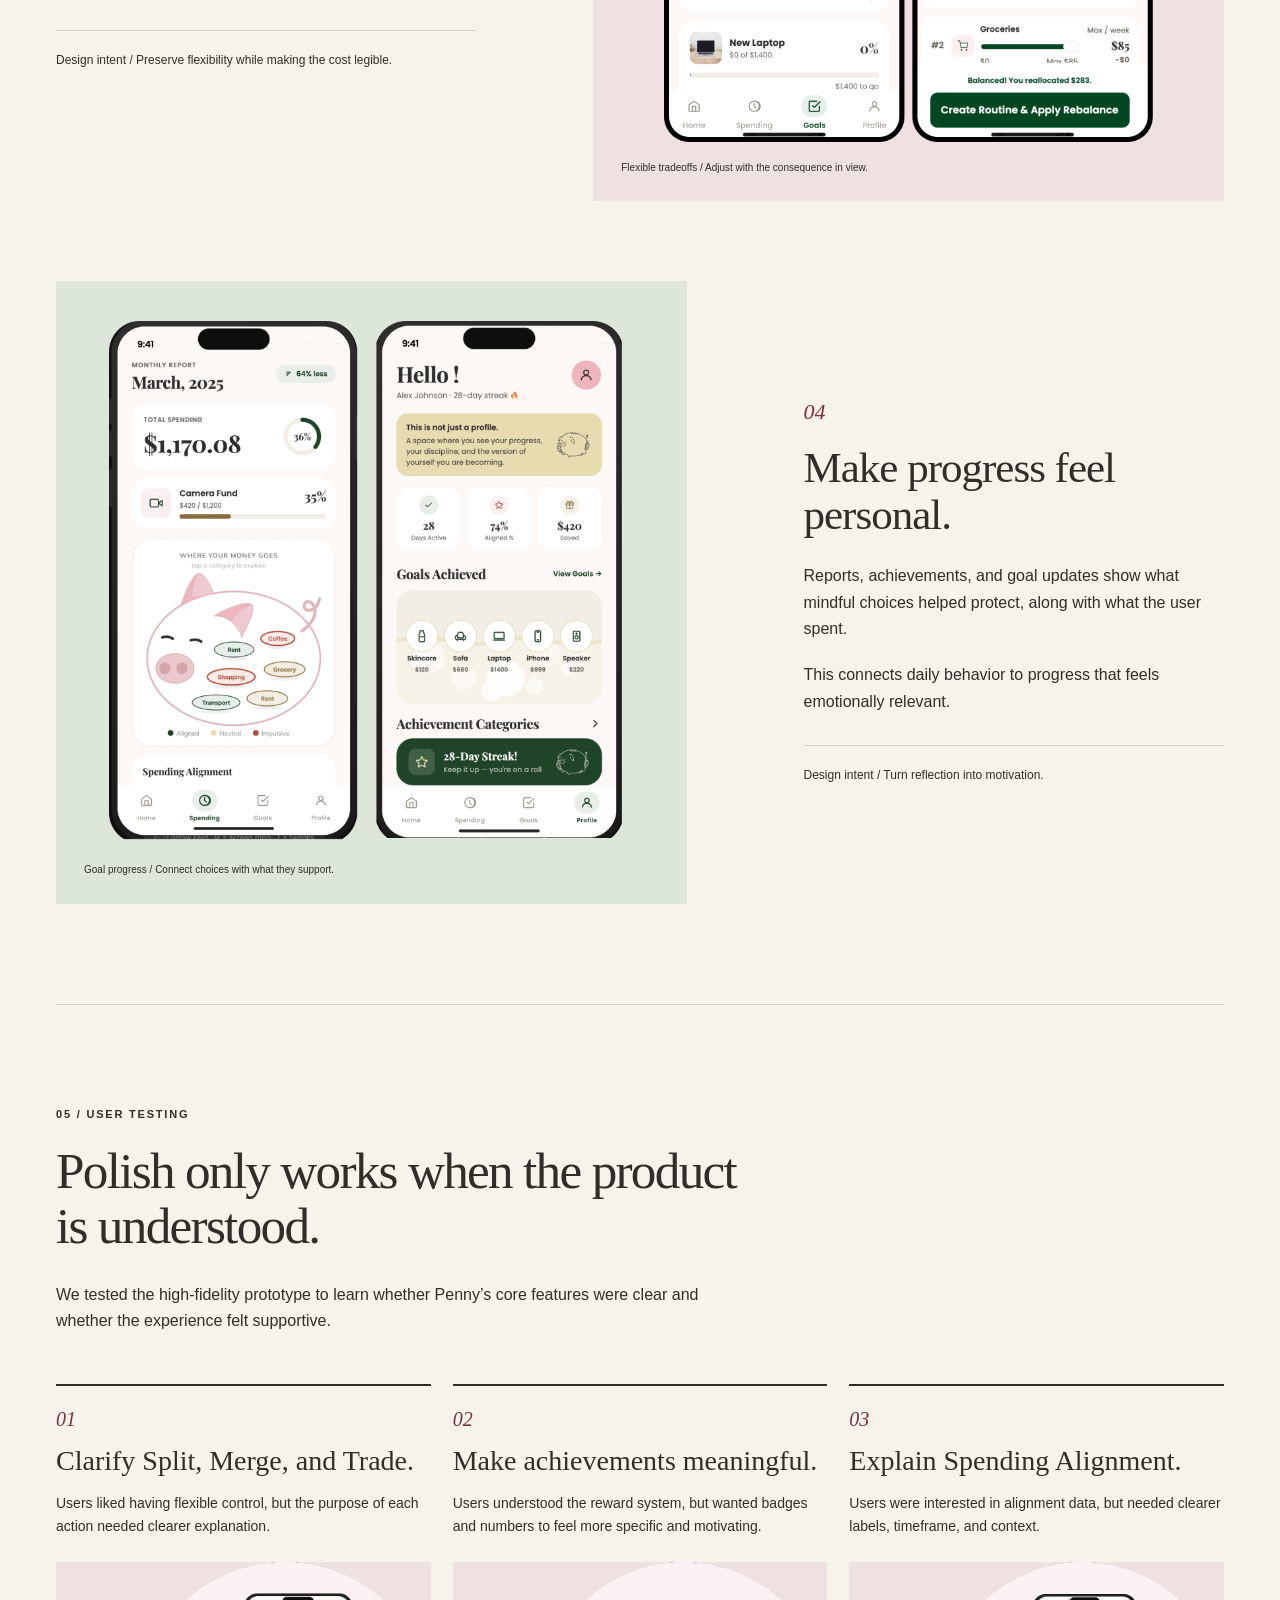
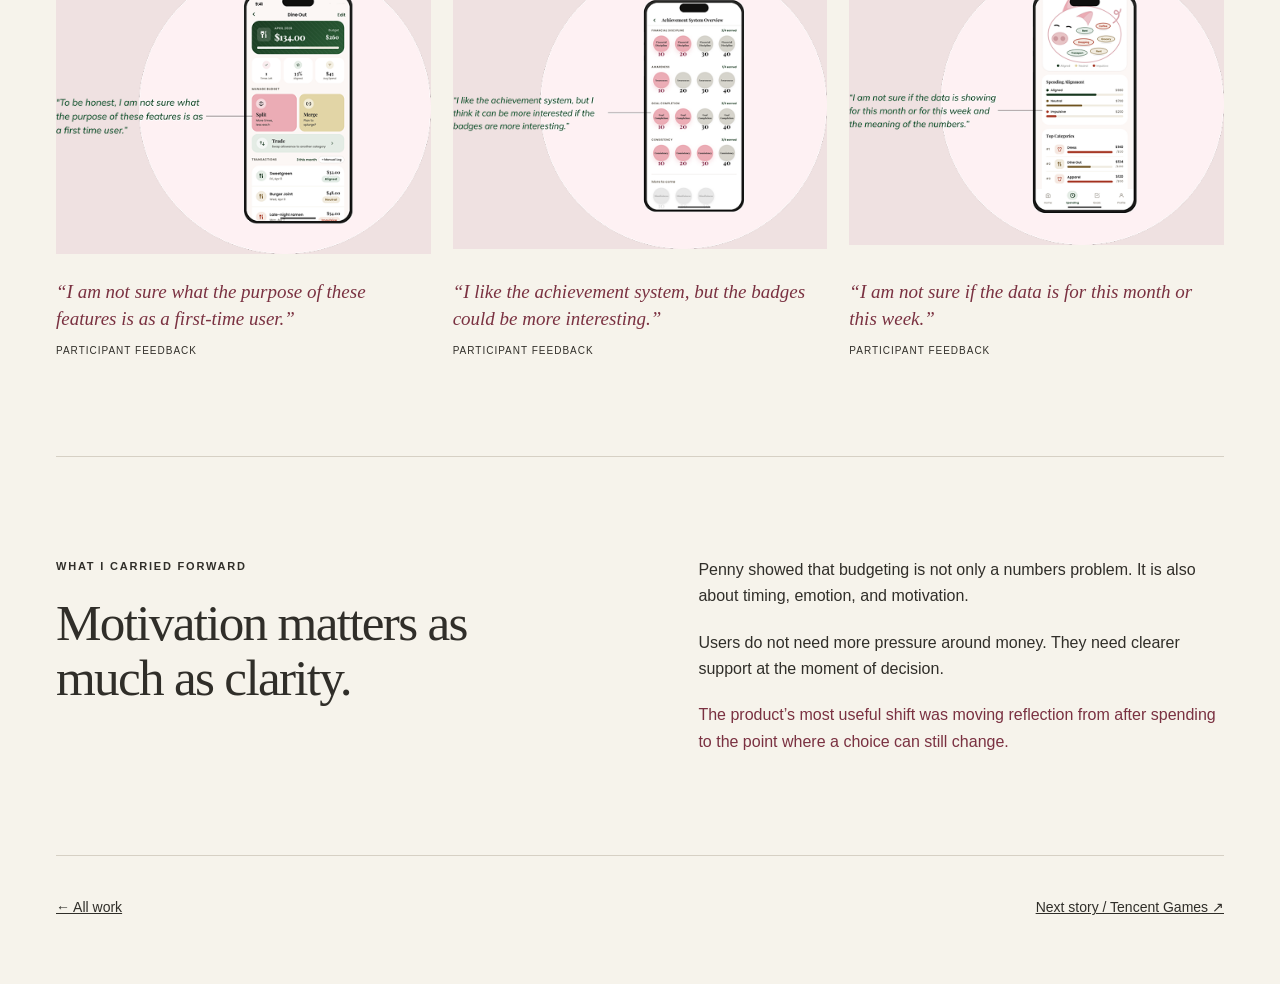
<file: penny/index.html>
<!doctype html>
<html lang="en">
<head>
  <meta charset="utf-8">
  <meta name="viewport" content="width=device-width, initial-scale=1">
  <meta name="description" content="Penny, a financial wellbeing product that helps young adults pause, reflect, and make more intentional spending decisions.">
  <title>Penny | Financial Wellbeing Case Study | Cherry Li</title>
  <link rel="icon" href="../assets/editorial/favicon.svg" type="image/svg+xml">
  <link rel="stylesheet" href="../assets/shared/navigation.css">
  <link rel="stylesheet" href="../assets/editorial/case-study.css">
  <link rel="stylesheet" href="../assets/editorial/penny-case.css?v=20261015-3">
  <link rel="stylesheet" href="../assets/shared/image-viewer.css?v=20261015-1">
</head>
<body>
  <a class="skip" href="#main">Skip to content</a>
  <!-- shared-navigation:start -->
  <header id="portfolio-nav"><div class="portfolio-nav-inner"><a class="portfolio-brand" href="../index.html" aria-label="Cherry Li, home">cherry li<span aria-hidden="true">*</span></a><nav aria-label="Main navigation"><a href="../index.html#work" aria-current="location">Work <span aria-hidden="true">↘</span></a><a href="../about/index.html">About</a><a href="mailto:cherryzeqian@gmail.com">Say hello <span aria-hidden="true">↗</span></a></nav></div></header>
  <!-- shared-navigation:end -->

  <main id="main" class="case penny-case">
    <header class="case-hero">
      <div class="hero-brand"><p class="eyebrow">Penny / Financial wellbeing / Product design</p><img src="assets/figma/pig-mascot.png" width="185" height="134" alt="" aria-hidden="true"></div>
      <h1>A pause before<br><em>the purchase.</em></h1>
      <div class="hero-summary"><p>Budgeting tools often explain what happened after the money is gone.</p><p>Penny helps young adults understand what matters, notice everyday tradeoffs, and connect small spending decisions to longer-term goals.</p></div>
      <dl class="project-meta"><div><dt>My role</dt><dd>Product Designer</dd></div><div><dt>Scope</dt><dd>Research, UX, UI &amp; prototyping</dd></div><div><dt>Research outcome</dt><dd>3 behavioral patterns identified</dd></div><div><dt>Outcome</dt><dd>High-fidelity prototype &amp; usability insights</dd></div></dl>
    </header>

    <figure class="penny-hero-stage">
      <div class="penny-hero-stage-copy"><span class="eyebrow">The product direction</span><p>Make reflection useful<br><em>before spending.</em></p><span>Priorities / Daily choices / Goal progress</span></div>
      <div class="penny-hero-phones"><img src="assets/figma/image16.png" width="828" height="1744" alt="Penny daily challenge screen"><img src="assets/figma/image17.png" width="836" height="1744" alt="Penny budget and spending screen"></div>
    </figure>

    <nav class="chapter-nav" aria-label="Case study chapters"><a href="#problem">01 Problem</a><a href="#research">02 Research</a><a href="#direction">03 Design direction</a><a href="#experience">04 Experience</a><a href="#testing">05 Testing</a></nav>

    <section id="problem" class="section split">
      <div><p class="eyebrow">01 / The problem</p><h2>Good intentions meet everyday spending.</h2></div>
      <div class="prose"><p class="lead">Many young adults download financial apps because they want to save more, spend smarter, and feel in control.</p><p>But budgeting often starts to feel cold, stressful, and easy to avoid. Support usually arrives after spending, when a lower balance or a monthly chart explains what already happened.</p><p>Penny reframes those stressful moments as small chances to pause, reflect, and choose with intention.</p></div>
    </section>

    <div class="challenge-grid">
      <figure><img src="assets/figma/why-challenge-1.png" width="1254" height="1254" alt="Sketch of a stressed person reviewing paperwork after spending" loading="lazy"><figcaption>Money feels overwhelming after the spending already happened.</figcaption></figure>
      <figure><img src="assets/figma/why-challenge-2.png" width="1254" height="1254" alt="Sketch of a person choosing between shopping and saving" loading="lazy"><figcaption>Every small purchase becomes a choice between now and later.</figcaption></figure>
    </div>

    <section class="insight penny-insight"><p class="eyebrow">The opportunity</p><blockquote>Move support from<br>“What went wrong?” to<br><em>“What matters right now?”</em></blockquote><p>The design challenge was to support awareness without making the experience controlling, restrictive, or judgmental.</p></section>

    <section id="research" class="section">
      <div class="section-heading"><p class="eyebrow">02 / Research &amp; insight</p><h2>Three patterns explained why budgeting tools were easy to abandon.</h2><p>Through 18 in-depth interviews with young adults ages 18 to 30, supported by competitive analysis, affinity mapping, and journey mapping, I identified three recurring barriers between good intentions and everyday decisions.</p></div>
      <div class="research-summary" aria-label="Research summary"><div><strong>18</strong><span>In-depth interviews</span></div><div><strong>3</strong><span>Behavioral patterns</span></div><div><strong>4</strong><span>Designed moments</span></div></div>
      <div class="research-grid">
        <article class="research-card"><img src="assets/figma/research-insight-01.png" width="492" height="492" alt="Illustration of small purchases accumulating into stress" loading="lazy"><span class="research-number">01</span><h3>Small spending stays invisible.</h3><p>Small purchases are easy to dismiss until they add up and become a source of stress.</p><p class="design-implication"><strong>Design implication</strong> Make the effect of small choices visible before patterns accumulate.</p></article>
        <article class="research-card"><img src="assets/figma/research-insight-02.png" width="492" height="492" alt="Illustration contrasting impulse and reflection" loading="lazy"><span class="research-number">02</span><h3>Impulse happens first.</h3><p>Reflection usually comes later. Users need support before spending, not only afterward.</p><p class="design-implication"><strong>Design implication</strong> Move reflection to the moment when a decision can still change.</p></article>
        <article class="research-card"><img src="../assets/portfolio-media/penny-goals-disconnected.png" data-full-src="assets/figma/research-insight-03.png" width="246" height="246" alt="Illustration connecting daily spending with savings goals" loading="lazy"><span class="research-number">03</span><h3>Goals feel disconnected.</h3><p>Users struggle to see how one everyday choice changes progress toward something they care about.</p><p class="design-implication"><strong>Design implication</strong> Connect daily decisions to progress users personally value.</p></article>
      </div>
      <div class="opportunity"><p class="eyebrow">How might we</p><blockquote>How might we help young adults build awareness and reflection around impulsive spending without adding more pressure?</blockquote></div>
    </section>

    <section class="section">
      <div class="section-heading"><p class="eyebrow">Making sense of the problem</p><h2>Research became a decision-support system.</h2><p>Mind mapping, affinity mapping, SCAMPER, competitive research, and SWOT analysis helped organize the opportunity around behavior rather than another tracking dashboard.</p></div>
      <figure class="methods-visual"><img src="assets/figma/methods-collage.png" width="2400" height="1276" alt="Mindmap, affinity map, SCAMPER, competitive research, and SWOT analysis" loading="lazy"></figure>
      <div class="journey-intro"><p class="eyebrow">Why we mapped the spending journey</p><h2>The key moment happens before regret.</h2><p>Mapping the journey showed that reflection spiked only after the balance dropped. The opportunity was to add small moments of awareness while a choice was still being made.</p></div>
      <div class="journey-pair"><figure><figcaption>Before / Reflection arrives after spending</figcaption><img src="../assets/portfolio-media/penny-journey-before.png" data-full-src="assets/figma/journey-before.png" width="717" height="380" alt="Current spending journey with reflection after the balance drops" loading="lazy"></figure><figure><figcaption>After / Mindful moments connect choices and goals</figcaption><img src="../assets/portfolio-media/penny-journey-after.png" data-full-src="assets/figma/journey-after.png" width="709" height="380" alt="Proposed journey with mindful moments across priorities and goals" loading="lazy"></figure></div>
    </section>

    <section id="direction" class="section">
      <div class="section-heading"><p class="eyebrow">03 / Three design directions</p><h2>The experience follows the moments where intention can change.</h2><p>Research translated into three connected directions: understand priorities, pace daily spending, and make progress toward goals visible.</p></div>
      <article class="pillar"><div class="pillar-copy"><span class="pillar-number">01</span><h3>Know my priority.</h3><p>The user wants to save for a bigger goal while still enjoying everyday life.</p><p class="design-goal">Design goal / Help users understand what they value before setting a budget.</p></div><div class="compare-pair"><figure><figcaption>Before</figcaption><img src="assets/figma/dd-pillar1-before.png" width="374" height="488" alt="Many spending categories without a clear priority" loading="lazy"></figure><figure><figcaption>Now</figcaption><img src="assets/figma/dd-pillar1-now.png" width="374" height="486" alt="Penny ranks what matters before budgeting" loading="lazy"></figure></div></article>
      <article class="pillar"><div class="pillar-copy"><span class="pillar-number">02</span><h3>Be consistent.</h3><p>During the week, small temptations such as coffee, delivery, or going out can quietly consume a budget.</p><p class="design-goal">Design goal / Turn limits into clear, flexible spending moments.</p></div><div class="compare-pair"><figure><figcaption>Before</figcaption><img src="assets/figma/dd-pillar2-before.png" width="374" height="488" alt="Scattered spending reminders and worries" loading="lazy"></figure><figure><figcaption>Now</figcaption><img src="assets/figma/dd-pillar2-now.png" width="374" height="486" alt="Penny spending tickets structure daily choices" loading="lazy"></figure></div></article>
      <article class="pillar"><div class="pillar-copy"><span class="pillar-number">03</span><h3>Achieve my goals.</h3><p>A skipped purchase becomes more meaningful when the user can see what that choice protected.</p><p class="design-goal">Design goal / Connect everyday decisions to visible long-term progress.</p></div><div class="compare-pair"><figure><figcaption>Before</figcaption><img src="assets/figma/dd-pillar3-before.png" width="374" height="488" alt="Charts that do not connect spending with personal goals" loading="lazy"></figure><figure><figcaption>Now</figcaption><img src="assets/figma/dd-pillar3-now.png" width="374" height="486" alt="Penny surfaces progress toward personal goals" loading="lazy"></figure></div></article>
    </section>

    <section id="experience" class="section">
      <div class="experience-intro"><p class="eyebrow">04 / The designed experience</p><h2>Four moments turn passive tracking into active reflection.</h2><p>The final prototype carries the three design directions through onboarding, daily choices, flexible tradeoffs, and progress toward goals.</p></div>
      <article class="penny-feature"><div class="feature-copy"><span class="step">01</span><h3>Start with what matters.</h3><p>Instead of treating every category equally, Penny asks users to compare priorities and review their ranked spending values.</p><p>This gives the budget a personal order before numbers and limits enter the experience.</p><p class="intent">Design intent / Make the system reflect the user’s values.</p></div><figure class="screen-pair"><img class="feature-composite" src="assets/figma/ps-screen-priority-ab.png" data-full-src="assets/figma/ps-screen-priority-ab.png" width="1534" height="1594" alt="Priority comparison and ranked spending values screens" loading="lazy"><figcaption>Priority ranking / From comparison to a personal order.</figcaption></figure></article>
      <article class="penny-feature reverse"><div class="feature-copy"><span class="step">02</span><h3>Make daily limits tangible.</h3><p>Penny turns abstract category budgets into countable spending tickets, such as two dine-out moments remaining.</p><p>The structure supports pacing without making everyday enjoyment feel forbidden.</p><p class="intent">Design intent / Build awareness without punishment.</p></div><figure class="screen-pair green"><img class="feature-composite" src="../assets/portfolio-media/penny-daily-limits-hd.webp" data-full-srcs="assets/figma/solution-slide-02-a.png|assets/figma/solution-slide-02-b.png" width="1534" height="1648" alt="Daily challenge and category budget screens" loading="lazy"><figcaption>Spending tickets / Pace small decisions across the week.</figcaption></figure></article>
      <article class="penny-feature"><div class="feature-copy"><span class="step">03</span><h3>Show the tradeoff before committing.</h3><p>Split, merge, and trade actions let users adjust a plan while keeping the consequence visible.</p><p>Instead of simply adding more spending, the interaction asks what should change elsewhere.</p><p class="intent">Design intent / Preserve flexibility while making the cost legible.</p></div><figure class="screen-pair"><img class="feature-composite" src="../assets/portfolio-media/penny-tradeoff-hd.webp" data-full-srcs="assets/figma/solution-slide-03-a.png|assets/figma/solution-slide-03-b.png" width="1534" height="1648" alt="Savings goals and routine tradeoff screens" loading="lazy"><figcaption>Flexible tradeoffs / Adjust with the consequence in view.</figcaption></figure></article>
      <article class="penny-feature reverse"><div class="feature-copy"><span class="step">04</span><h3>Make progress feel personal.</h3><p>Reports, achievements, and goal updates show what mindful choices helped protect, along with what the user spent.</p><p>This connects daily behavior to progress that feels emotionally relevant.</p><p class="intent">Design intent / Turn reflection into motivation.</p></div><figure class="screen-pair green"><img class="feature-composite" src="../assets/portfolio-media/penny-progress-hd.webp" data-full-srcs="assets/figma/ps-screen-monthly-report.png|assets/figma/ps-screen-profile-achieve.png" data-full-crops="left|left" width="1590" height="1590" alt="Monthly spending report and personal achievement screens" loading="lazy"><figcaption>Goal progress / Connect choices with what they support.</figcaption></figure></article>
    </section>

    <section id="testing" class="section">
      <div class="section-heading"><p class="eyebrow">05 / User testing</p><h2>Polish only works when the product is understood.</h2><p>We tested the high-fidelity prototype to learn whether Penny’s core features were clear and whether the experience felt supportive.</p></div>
      <div class="testing-grid">
        <article class="testing-card"><span class="research-number">01</span><h3>Clarify Split, Merge, and Trade.</h3><p>Users liked having flexible control, but the purpose of each action needed clearer explanation.</p><img src="../assets/portfolio-media/penny-testing-actions.png" data-full-src="assets/figma/ut-insight-split-merge.png" width="453" height="353" alt="Testing feedback on Split, Merge, and Trade" loading="lazy"><blockquote>“I am not sure what the purpose of these features is as a first-time user.”<cite>Participant feedback</cite></blockquote></article>
        <article class="testing-card"><span class="research-number">02</span><h3>Make achievements meaningful.</h3><p>Users understood the reward system, but wanted badges and numbers to feel more specific and motivating.</p><img src="../assets/portfolio-media/penny-testing-achievements.png" data-full-src="assets/figma/ut-insight-achievements.png" width="460" height="353" alt="Testing feedback on Penny achievements" loading="lazy"><blockquote>“I like the achievement system, but the badges could be more interesting.”<cite>Participant feedback</cite></blockquote></article>
        <article class="testing-card"><span class="research-number">03</span><h3>Explain Spending Alignment.</h3><p>Users were interested in alignment data, but needed clearer labels, timeframe, and context.</p><img src="../assets/portfolio-media/penny-testing-alignment.png" data-full-src="assets/figma/ut-insight-spending-alignment.png" width="467" height="353" alt="Testing feedback on Spending Alignment" loading="lazy"><blockquote>“I am not sure if the data is for this month or this week.”<cite>Participant feedback</cite></blockquote></article>
      </div>
    </section>

    <section class="section split penny-reflection"><div><p class="eyebrow">What I carried forward</p><h2>Motivation matters as much as clarity.</h2></div><div class="reflection-copy"><p>Penny showed that budgeting is not only a numbers problem. It is also about timing, emotion, and motivation.</p><p>Users do not need more pressure around money. They need clearer support at the moment of decision.</p><p><strong>The product’s most useful shift was moving reflection from after spending to the point where a choice can still change.</strong></p></div></section>

    <footer class="case-footer"><a href="../index.html#work">← All work</a><a href="../tencent/index.html">Next story / Tencent Games ↗</a></footer>
  </main>
  <script src="../assets/shared/image-viewer.js?v=20261015-2" defer></script>
</body>
</html>
</file>
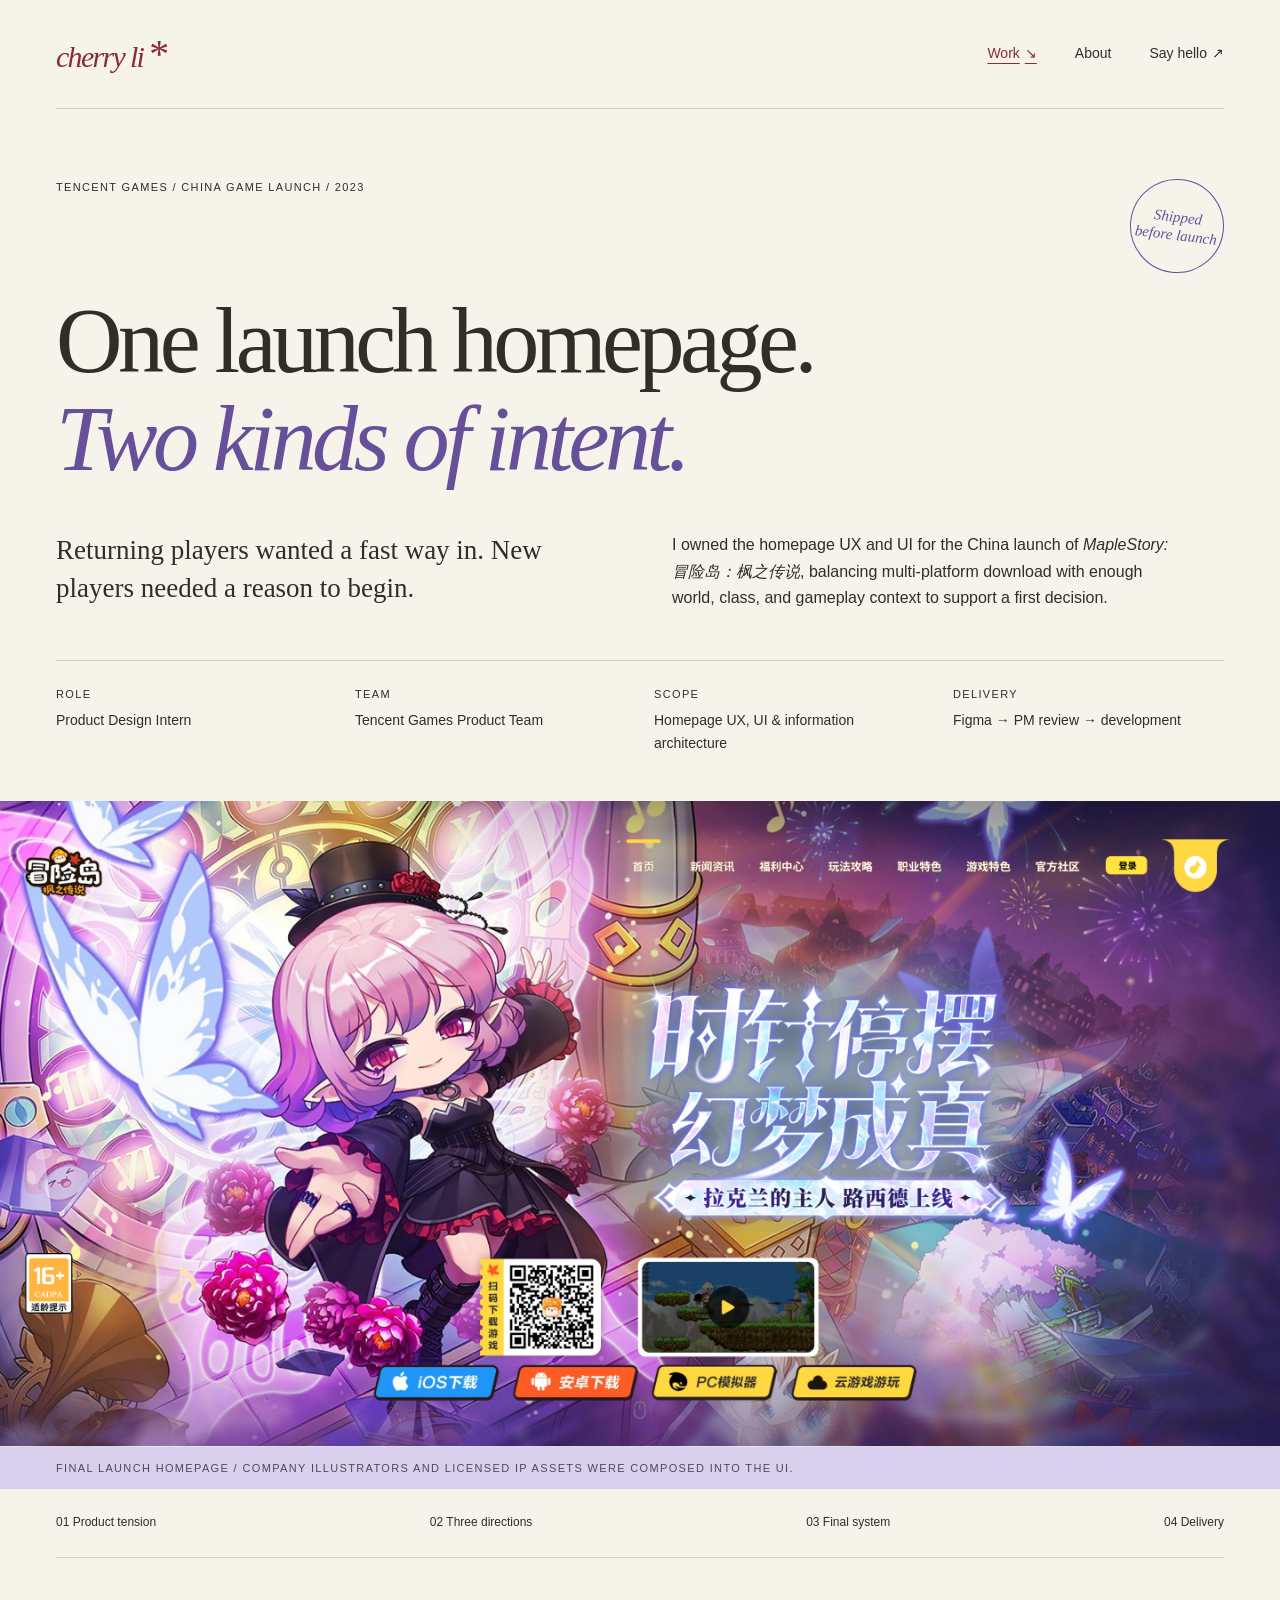
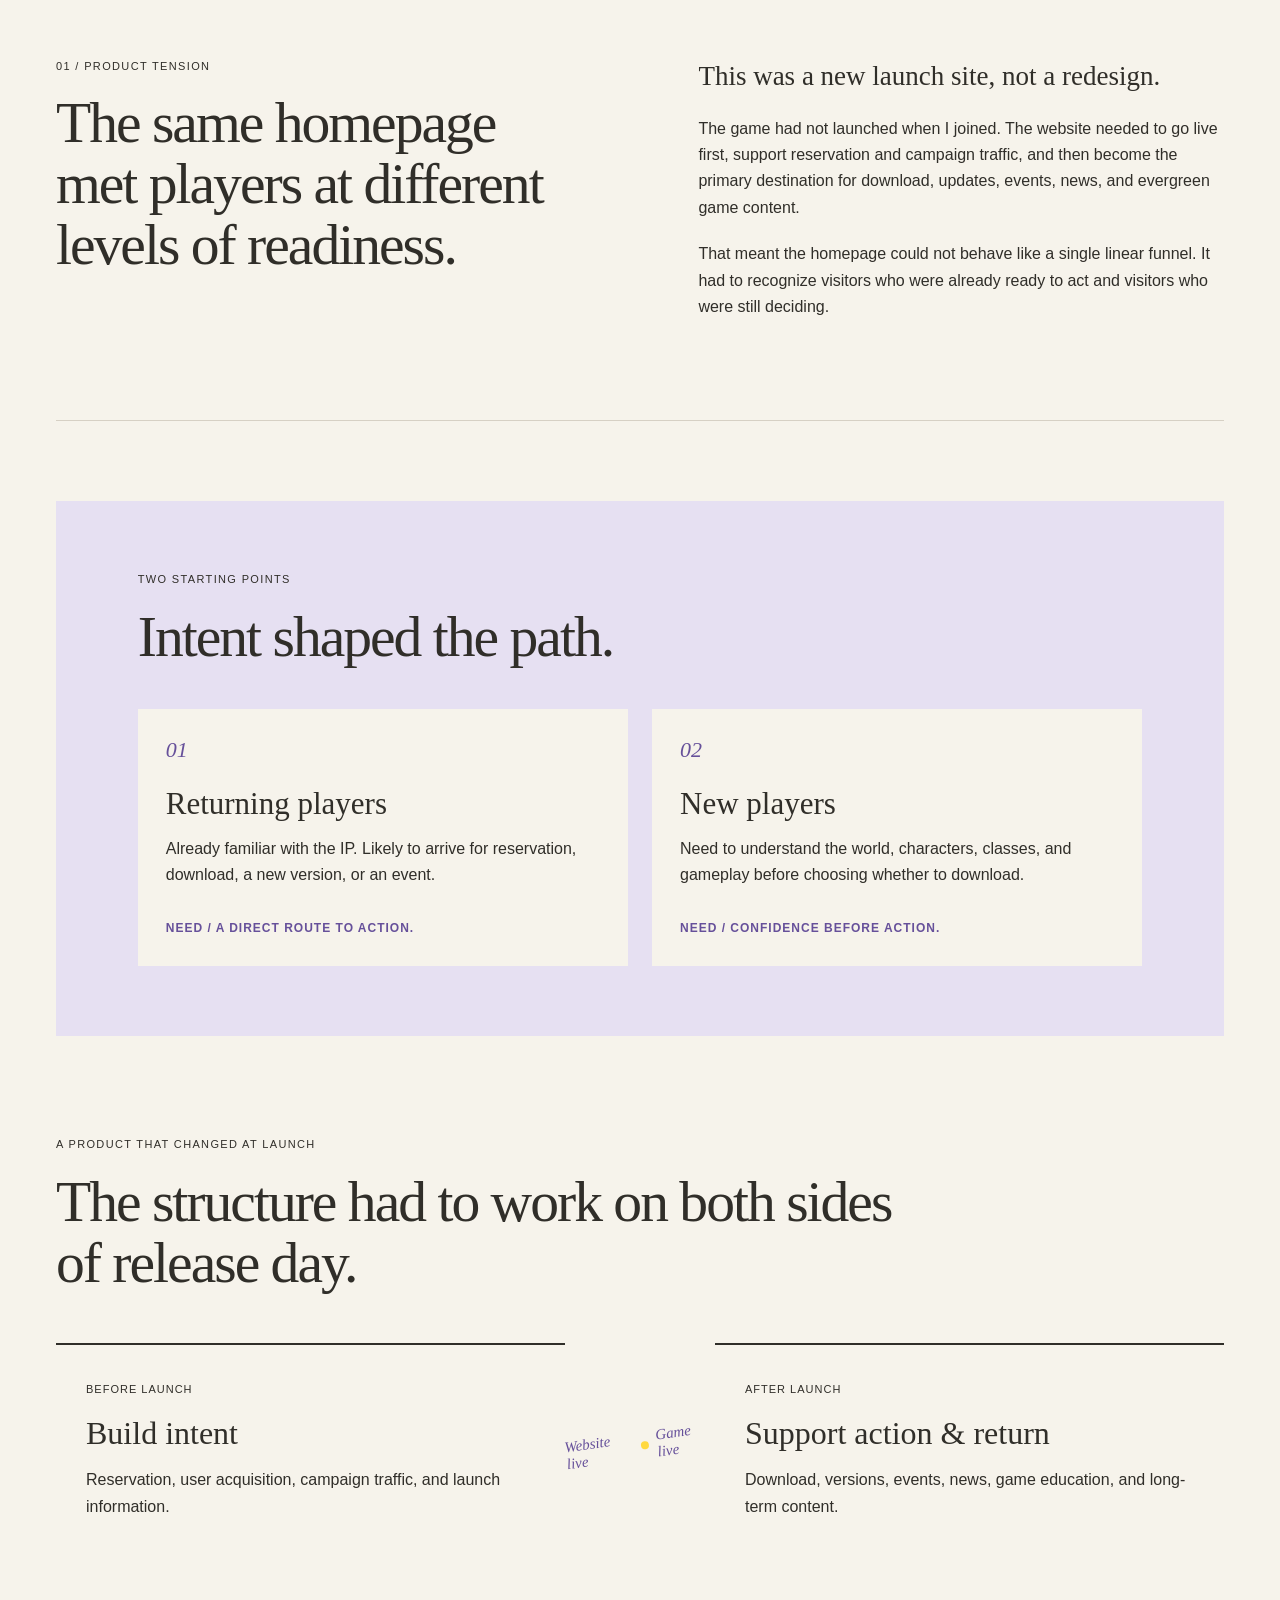
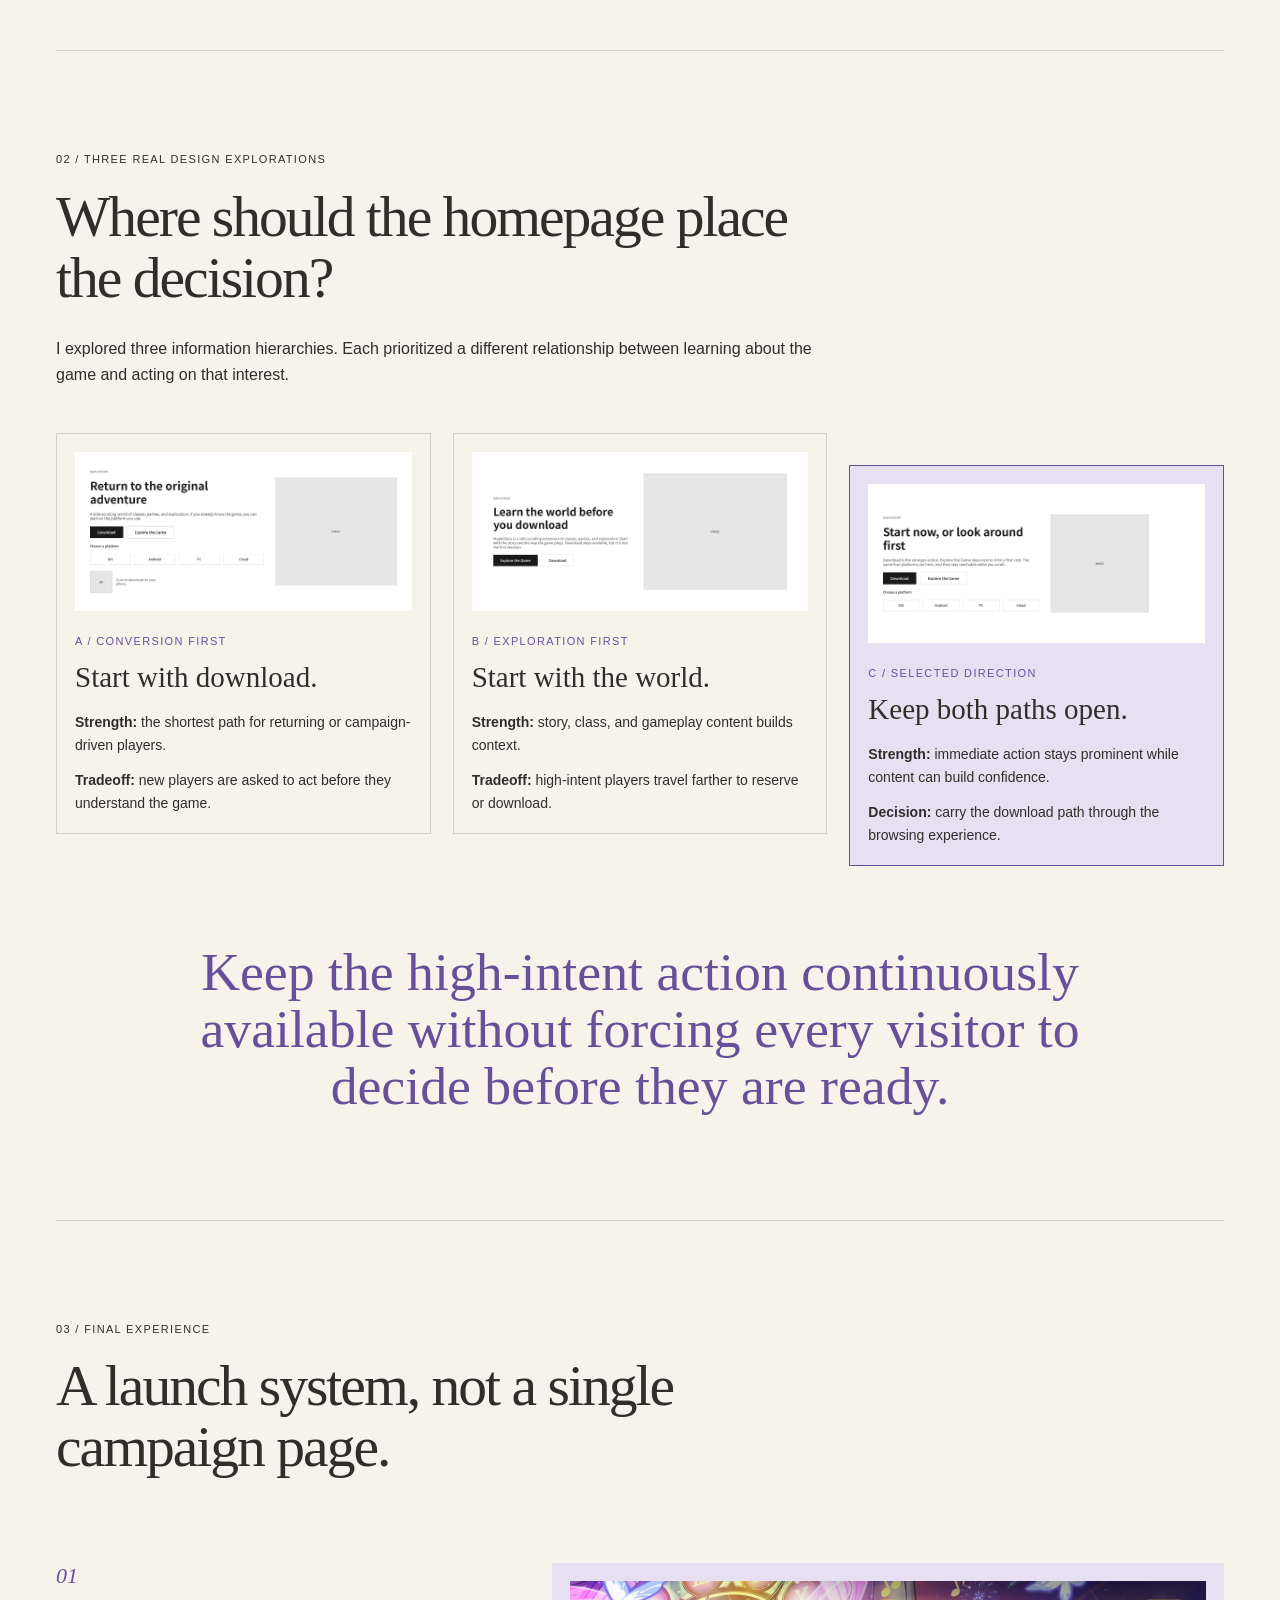
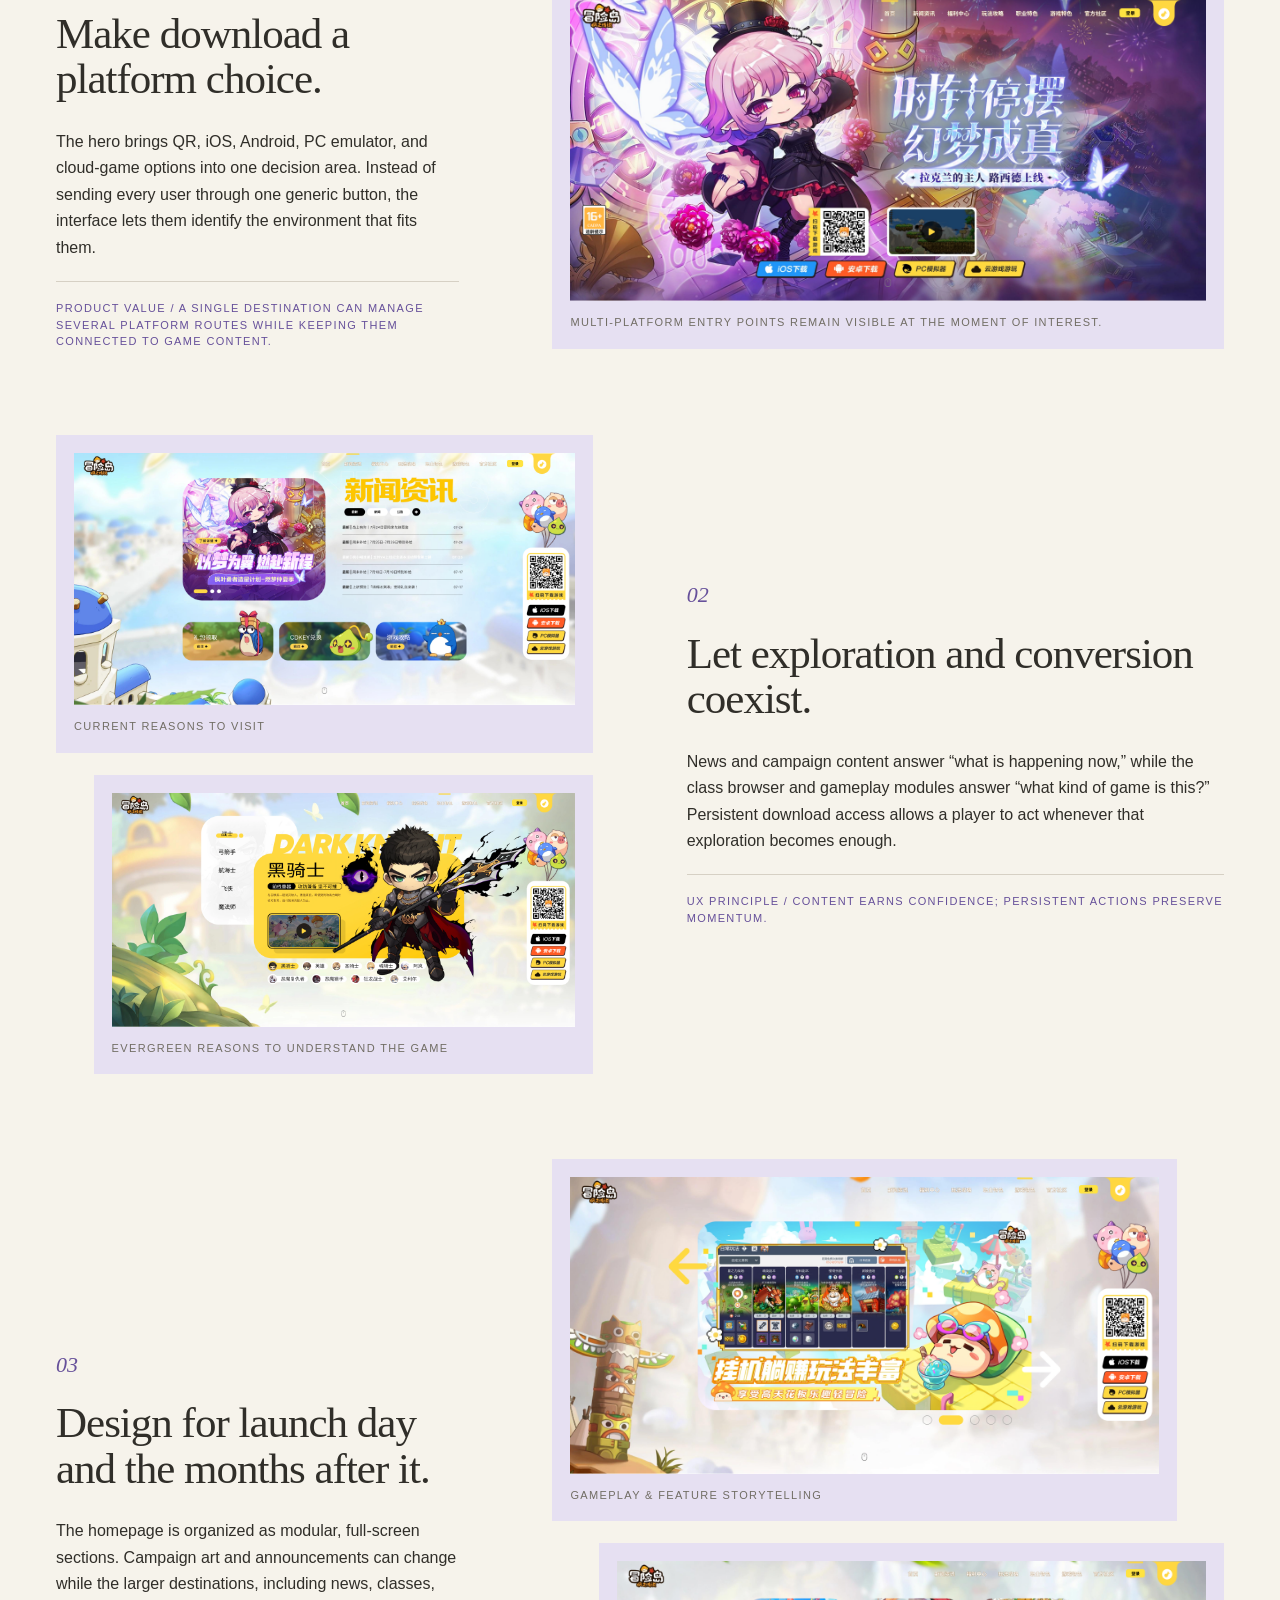
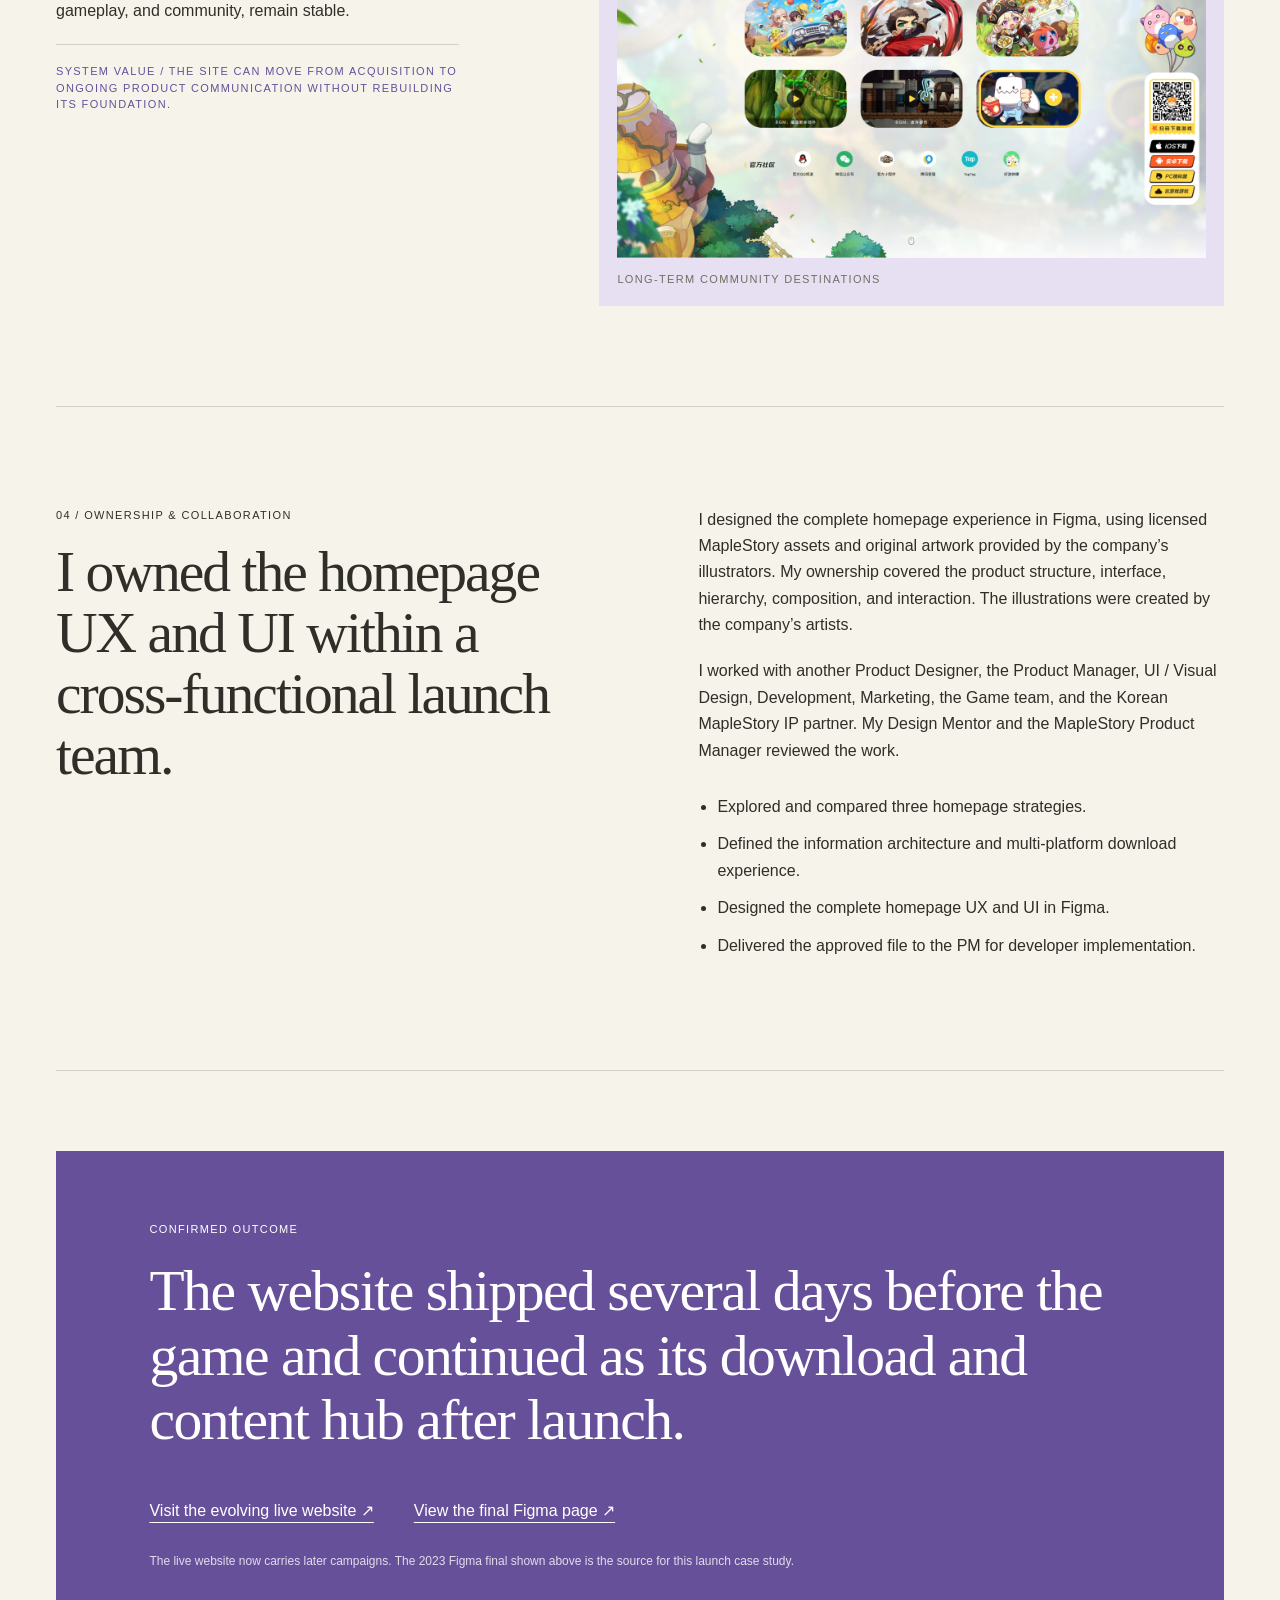
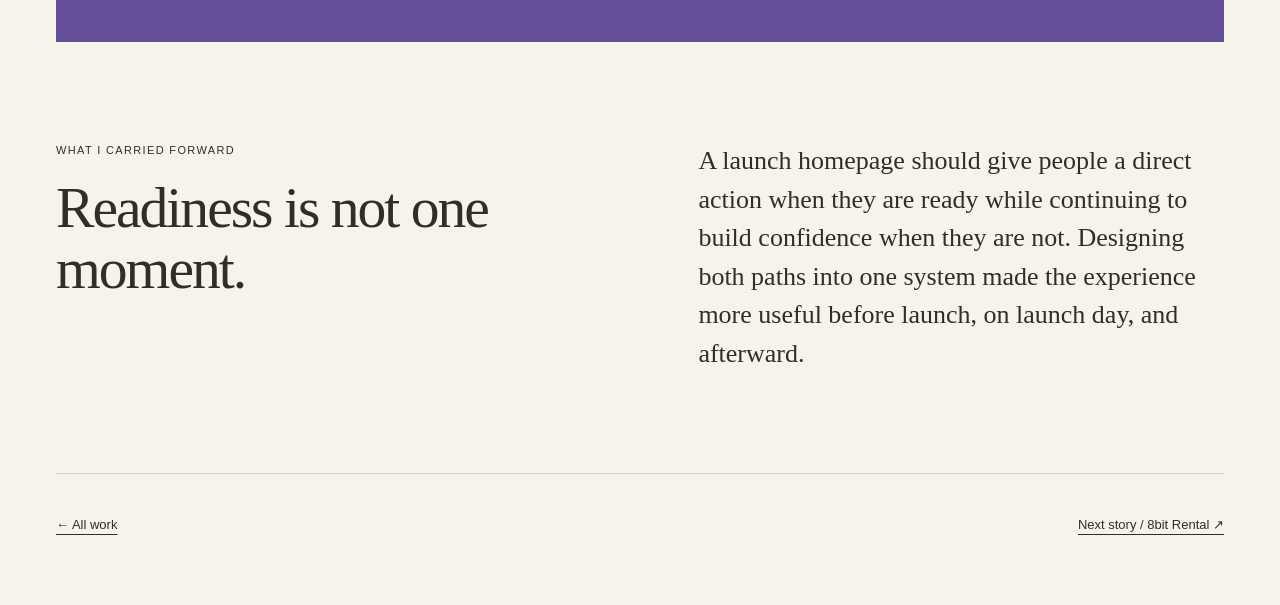
<file: tencent/index.html>
<!doctype html>
<html lang="en">
<head>
  <meta charset="utf-8">
  <meta name="viewport" content="width=device-width, initial-scale=1">
  <meta name="description" content="Designing the China launch website for Tencent Games' MapleStory: 冒险岛：枫之传说.">
  <meta name="theme-color" content="#f6f3eb">
  <title>Tencent Games | MapleStory Launch Website | Cherry Li</title>
  <link rel="icon" href="../assets/editorial/favicon.svg" type="image/svg+xml">
  <link rel="stylesheet" href="../assets/shared/navigation.css">
  <link rel="stylesheet" href="../assets/editorial/tencent-case.css?v=20261015-1">
  <link rel="stylesheet" href="../assets/editorial/tencent-media.css?v=20261015-1">
  <link rel="stylesheet" href="../assets/shared/image-viewer.css?v=20261015-1">
</head>
<body>
  <a class="skip-link" href="#main">Skip to content</a>
  <!-- shared-navigation:start -->
<header id="portfolio-nav">
  <div class="portfolio-nav-inner">
    <a class="portfolio-brand" href="../index.html" aria-label="Cherry Li, home">cherry li<span aria-hidden="true">*</span></a>
    <nav aria-label="Main navigation">
      <a href="../index.html#work" aria-current="location">Work <span aria-hidden="true">↘</span></a>
      <a href="../about/">About</a>
      <a href="mailto:cherryzeqian@gmail.com">Say hello <span aria-hidden="true">↗</span></a>
    </nav>
  </div>
</header>
<!-- shared-navigation:end -->

  <main id="main" class="case">
    <header class="hero">
      <div class="hero-topline">
        <p class="eyebrow">Tencent Games / China game launch / 2023</p>
        <span class="ship-stamp">Shipped<br>before launch</span>
      </div>
      <h1>One launch homepage.<br><em>Two kinds of intent.</em></h1>
      <div class="hero-intro">
        <p class="lead">Returning players wanted a fast way in. New players needed a reason to begin.</p>
        <p>I owned the homepage UX and UI for the China launch of <i>MapleStory: 冒险岛：枫之传说</i>, balancing multi-platform download with enough world, class, and gameplay context to support a first decision.</p>
      </div>
      <dl class="meta">
        <div><dt>Role</dt><dd>Product Design Intern</dd></div>
        <div><dt>Team</dt><dd>Tencent Games Product Team</dd></div>
        <div><dt>Scope</dt><dd>Homepage UX, UI & information architecture</dd></div>
        <div><dt>Delivery</dt><dd>Figma → PM review → development</dd></div>
      </dl>
    </header>

    <figure class="final-hero">
      <img src="../assets/tencent/final-hero.png" width="1440" height="726" alt="Final MapleStory launch homepage hero with QR code and iOS, Android, PC emulator, and cloud game download options">
      <figcaption>Final launch homepage / Company illustrators and licensed IP assets were composed into the UI.</figcaption>
    </figure>

    <nav class="chapter-nav" aria-label="Case study chapters">
      <a href="#tension">01 Product tension</a>
      <a href="#directions">02 Three directions</a>
      <a href="#system">03 Final system</a>
      <a href="#delivery">04 Delivery</a>
    </nav>

    <section id="tension" class="section split">
      <div>
        <p class="eyebrow">01 / Product tension</p>
        <h2>The same homepage met players at different levels of readiness.</h2>
      </div>
      <div class="prose">
        <p class="section-lead">This was a new launch site, not a redesign.</p>
        <p>The game had not launched when I joined. The website needed to go live first, support reservation and campaign traffic, and then become the primary destination for download, updates, events, news, and evergreen game content.</p>
        <p>That meant the homepage could not behave like a single linear funnel. It had to recognize visitors who were already ready to act and visitors who were still deciding.</p>
      </div>
    </section>

    <section class="audiences" aria-labelledby="audience-title">
      <p class="eyebrow">Two starting points</p>
      <h2 id="audience-title">Intent shaped the path.</h2>
      <div class="audience-grid">
        <article>
          <span class="audience-number">01</span>
          <h3>Returning players</h3>
          <p>Already familiar with the IP. Likely to arrive for reservation, download, a new version, or an event.</p>
          <strong>Need / A direct route to action.</strong>
        </article>
        <article>
          <span class="audience-number">02</span>
          <h3>New players</h3>
          <p>Need to understand the world, characters, classes, and gameplay before choosing whether to download.</p>
          <strong>Need / Confidence before action.</strong>
        </article>
      </div>
    </section>

    <section class="section launch-shift" aria-labelledby="shift-title">
      <div class="section-heading">
        <p class="eyebrow">A product that changed at launch</p>
        <h2 id="shift-title">The structure had to work on both sides of release day.</h2>
      </div>
      <div class="timeline">
        <article><span>Before launch</span><h3>Build intent</h3><p>Reservation, user acquisition, campaign traffic, and launch information.</p></article>
        <div class="launch-marker"><span>Website live</span><i></i><span>Game live</span></div>
        <article><span>After launch</span><h3>Support action & return</h3><p>Download, versions, events, news, game education, and long-term content.</p></article>
      </div>
    </section>

    <section id="directions" class="section directions">
      <div class="section-heading">
        <p class="eyebrow">02 / Three real design explorations</p>
        <h2>Where should the homepage place the decision?</h2>
        <p>I explored three information hierarchies. Each prioritized a different relationship between learning about the game and acting on that interest.</p>
      </div>
      <div class="direction-grid">
        <article>
          <div class="wireframe"><img src="../assets/portfolio-media/tencent-conversion-first.png" data-full-src="../assets/tencent/direction-conversion.png" width="1440" height="654" loading="lazy" alt="Conversion-first homepage wireframe"></div>
          <span class="option">A / Conversion first</span>
          <h3>Start with download.</h3>
          <p><strong>Strength:</strong> the shortest path for returning or campaign-driven players.</p>
          <p><strong>Tradeoff:</strong> new players are asked to act before they understand the game.</p>
        </article>
        <article>
          <div class="wireframe"><img src="../assets/portfolio-media/tencent-exploration-first.png" data-full-src="../assets/tencent/direction-exploration.png" width="1440" height="712" loading="lazy" alt="Exploration-first homepage wireframe"></div>
          <span class="option">B / Exploration first</span>
          <h3>Start with the world.</h3>
          <p><strong>Strength:</strong> story, class, and gameplay content builds context.</p>
          <p><strong>Tradeoff:</strong> high-intent players travel farther to reserve or download.</p>
        </article>
        <article class="selected">
          <div class="wireframe"><img src="../assets/portfolio-media/tencent-selected-direction.png" data-full-src="../assets/tencent/direction-dual.png" width="1440" height="612" loading="lazy" alt="Dual-path homepage wireframe with download and exploration routes"></div>
          <span class="option">C / Selected direction</span>
          <h3>Keep both paths open.</h3>
          <p><strong>Strength:</strong> immediate action stays prominent while content can build confidence.</p>
          <p><strong>Decision:</strong> carry the download path through the browsing experience.</p>
        </article>
      </div>
      <blockquote>Keep the high-intent action continuously available without forcing every visitor to decide before they are ready.</blockquote>
    </section>

    <section id="system" class="section final-system">
      <div class="section-heading">
        <p class="eyebrow">03 / Final experience</p>
        <h2>A launch system, not a single campaign page.</h2>
      </div>

      <article class="decision">
        <div class="decision-copy">
          <span class="decision-number">01</span>
          <h3>Make download a platform choice.</h3>
          <p>The hero brings QR, iOS, Android, PC emulator, and cloud-game options into one decision area. Instead of sending every user through one generic button, the interface lets them identify the environment that fits them.</p>
          <p class="note">Product value / A single destination can manage several platform routes while keeping them connected to game content.</p>
        </div>
        <figure><img src="../assets/tencent/final-hero.png" width="1440" height="726" loading="lazy" alt="Multi-platform download options in the final hero"><figcaption>Multi-platform entry points remain visible at the moment of interest.</figcaption></figure>
      </article>

      <article class="decision reverse">
        <div class="decision-copy">
          <span class="decision-number">02</span>
          <h3>Let exploration and conversion coexist.</h3>
          <p>News and campaign content answer “what is happening now,” while the class browser and gameplay modules answer “what kind of game is this?” Persistent download access allows a player to act whenever that exploration becomes enough.</p>
          <p class="note">UX principle / Content earns confidence; persistent actions preserve momentum.</p>
        </div>
        <div class="stacked-visuals">
          <figure><img src="../assets/tencent/final-news.png" width="1440" height="726" loading="lazy" alt="News and campaign content in the final website"><figcaption>Current reasons to visit</figcaption></figure>
          <figure><img src="../assets/tencent/final-classes.png" width="1440" height="726" loading="lazy" alt="Interactive class browser in the final website"><figcaption>Evergreen reasons to understand the game</figcaption></figure>
        </div>
      </article>

      <article class="decision">
        <div class="decision-copy">
          <span class="decision-number">03</span>
          <h3>Design for launch day and the months after it.</h3>
          <p>The homepage is organized as modular, full-screen sections. Campaign art and announcements can change while the larger destinations, including news, classes, gameplay, and community, remain stable.</p>
          <p class="note">System value / The site can move from acquisition to ongoing product communication without rebuilding its foundation.</p>
        </div>
        <div class="stacked-visuals offset">
          <figure><img src="../assets/tencent/final-gameplay.png" width="1440" height="726" loading="lazy" alt="Gameplay feature carousel in the final website"><figcaption>Gameplay & feature storytelling</figcaption></figure>
          <figure><img src="../assets/tencent/final-community.png" width="1440" height="726" loading="lazy" alt="Community and official channel area in the final website"><figcaption>Long-term community destinations</figcaption></figure>
        </div>
      </article>
    </section>

    <section id="delivery" class="section delivery">
      <div>
        <p class="eyebrow">04 / Ownership & collaboration</p>
        <h2>I owned the homepage UX and UI within a cross-functional launch team.</h2>
      </div>
      <div class="delivery-copy">
        <p>I designed the complete homepage experience in Figma, using licensed MapleStory assets and original artwork provided by the company’s illustrators. My ownership covered the product structure, interface, hierarchy, composition, and interaction. The illustrations were created by the company’s artists.</p>
        <p>I worked with another Product Designer, the Product Manager, UI / Visual Design, Development, Marketing, the Game team, and the Korean MapleStory IP partner. My Design Mentor and the MapleStory Product Manager reviewed the work.</p>
        <ul>
          <li>Explored and compared three homepage strategies.</li>
          <li>Defined the information architecture and multi-platform download experience.</li>
          <li>Designed the complete homepage UX and UI in Figma.</li>
          <li>Delivered the approved file to the PM for developer implementation.</li>
        </ul>
      </div>
    </section>

    <section class="outcome">
      <p class="eyebrow">Confirmed outcome</p>
      <p class="outcome-statement">The website shipped several days before the game and continued as its download and content hub after launch.</p>
      <div class="outcome-links">
        <a href="https://mxdm.qq.com/web202607/index.html" target="_blank" rel="noopener noreferrer">Visit the evolving live website ↗</a>
        <a href="https://www.figma.com/design/CiwcVpNZ20F4uDeqD2nZBx/Tencent-2023--Maple-Story?node-id=70-658&t=o0rnP6wh3CYZmqYq-1" target="_blank" rel="noopener noreferrer">View the final Figma page ↗</a>
      </div>
      <p class="source-note">The live website now carries later campaigns. The 2023 Figma final shown above is the source for this launch case study.</p>
    </section>

    <section class="reflection split">
      <div><p class="eyebrow">What I carried forward</p><h2>Readiness is not one moment.</h2></div>
      <p class="reflection-copy">A launch homepage should give people a direct action when they are ready while continuing to build confidence when they are not. Designing both paths into one system made the experience more useful before launch, on launch day, and afterward.</p>
    </section>

    <footer class="case-footer">
      <a href="../index.html#work">← All work</a>
      <a href="../nextbit/">Next story / 8bit Rental ↗</a>
    </footer>
  </main>
  <script src="../assets/shared/image-viewer.js?v=20261015-2" defer></script>
</body>
</html>
</file>
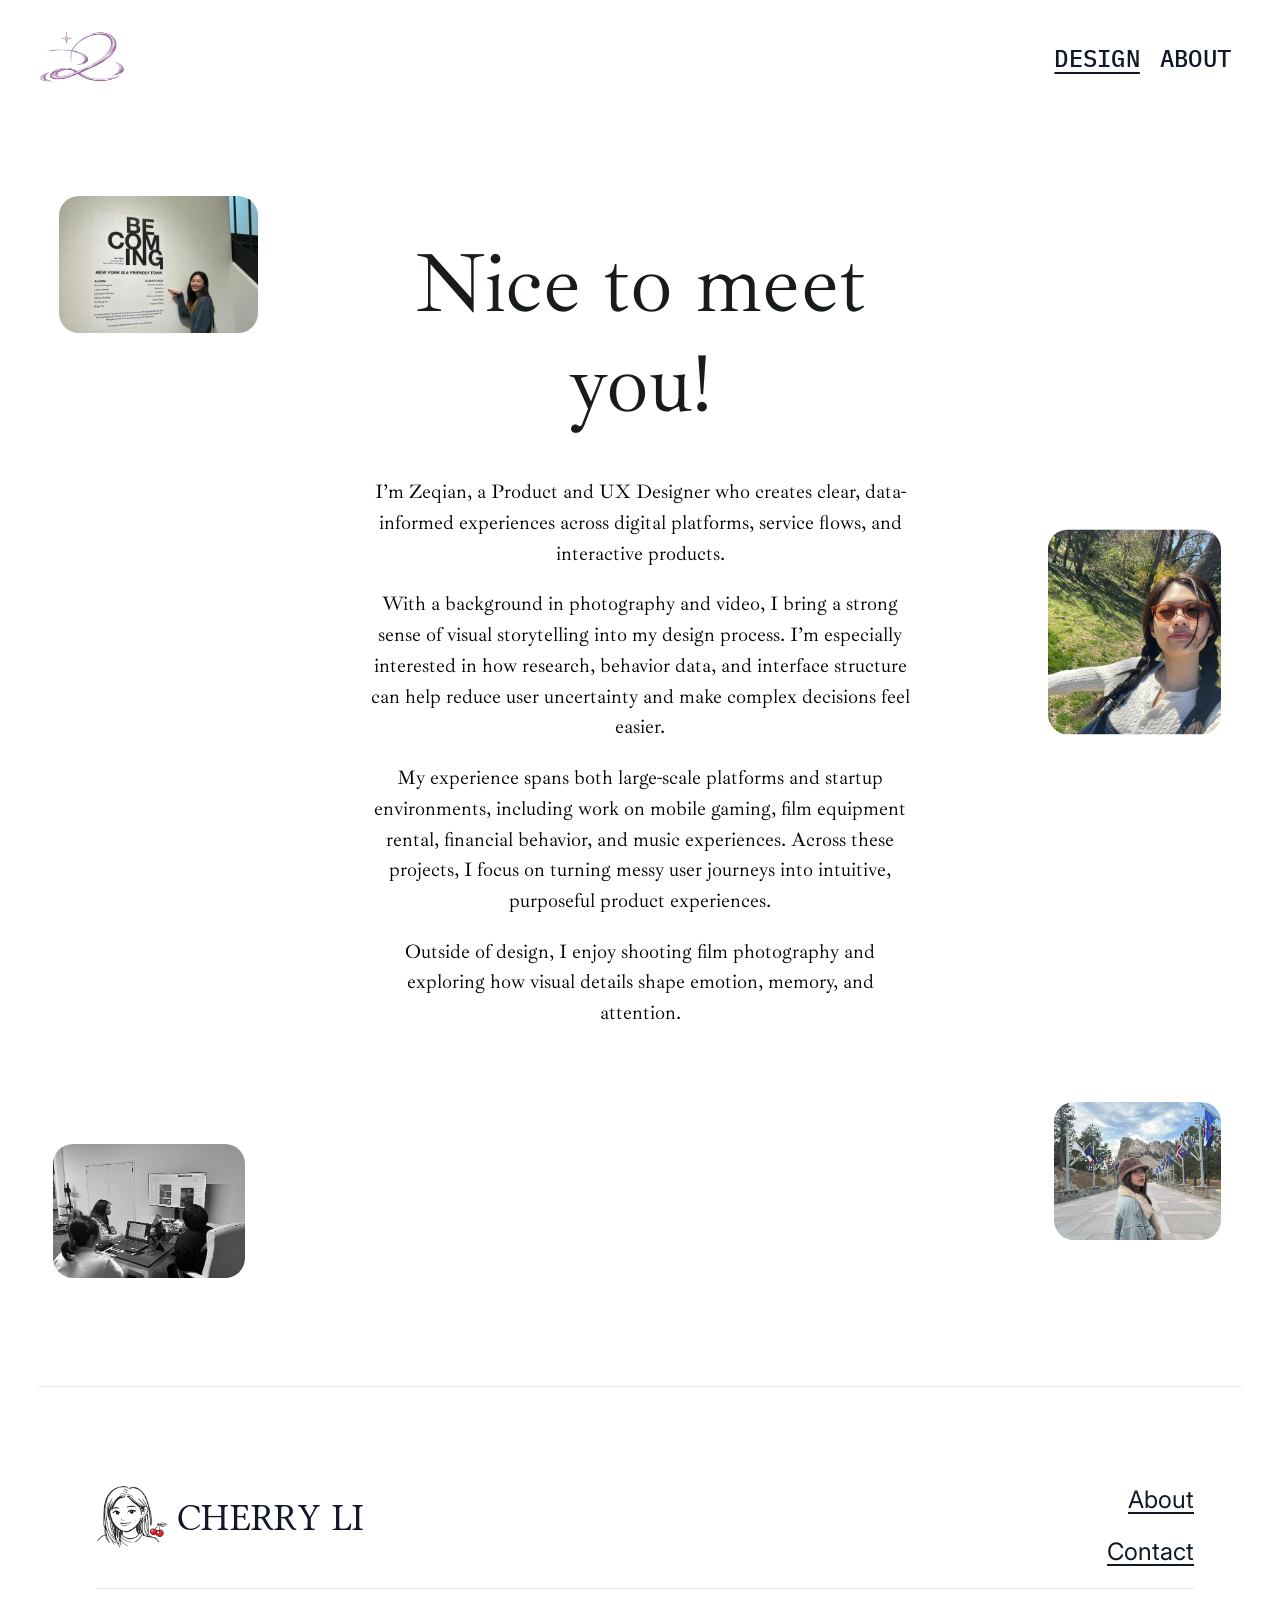
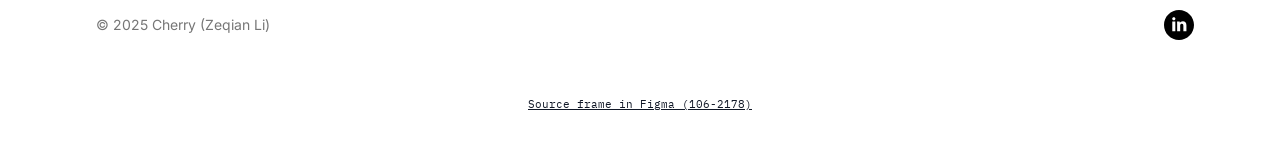
<file: assets/zeqianli.site/about/index.html>
<!DOCTYPE html>
<html lang="en">
<head>
	<meta charset="utf-8">
	<meta name="viewport" content="width=device-width, initial-scale=1">
	<title>About — Cherry Li</title>
	<meta name="description" content="About — Product and UX Designer (from Figma penny-case-study, node 106-2178).">
	<link rel="canonical" href="/about/">
	<link rel="preconnect" href="https://fonts.googleapis.com">
	<link rel="preconnect" href="https://fonts.gstatic.com" crossorigin>
	<link href="https://fonts.googleapis.com/css2?family=IBM+Plex+Mono:wght@500&amp;family=Ibarra+Real+Nova&amp;family=Inter:wght@400&amp;family=Ponomar&amp;display=swap" rel="stylesheet">
	<style>
		/* Converted from Figma MCP get_design_context — penny-case-study 106:2178 (no iframe / no full-page raster). */
		.about-page {
			--ink: #111827;
			--woodsmoke: #171b1b;
			--muted: #767676;
			--hairline: #e5e7eb;
			margin: 0;
			min-height: 100vh;
			background: #fff;
			color: var(--ink);
			font-family: "Inter", system-ui, sans-serif;
		}

		.about-page * { box-sizing: border-box; }

		.about-skip {
			position: absolute;
			left: -9999px;
			top: auto;
			width: 1px;
			height: 1px;
			overflow: hidden;
		}
		.about-skip:focus {
			left: 16px;
			top: 16px;
			width: auto;
			height: auto;
			padding: 8px 12px;
			background: #fff;
			border: 1px solid var(--hairline);
			z-index: 100;
		}

		.about-header {
			position: sticky;
			top: 0;
			z-index: 20;
			background: #fff;
			width: 100%;
		}

		.about-header__inner {
			display: flex;
			align-items: center;
			justify-content: space-between;
			gap: 24px;
			width: 100%;
			max-width: none;
			margin: 0;
			padding: 31px clamp(16px, 4.2vw, 49px) 31px clamp(16px, 3.5vw, 40px);
			box-sizing: border-box;
		}

		.about-header__brand {
			display: block;
			height: 52px;
			width: 220px;
			overflow: hidden;
			flex-shrink: 0;
			text-decoration: none;
		}

		.about-header__brand img {
			display: block;
			height: 100%;
			width: 38.38%;
			max-width: none;
			object-fit: cover;
			object-position: left center;
		}

		.about-nav {
			display: flex;
			align-items: center;
			gap: 20px;
			padding-top: 2px;
			font-family: "IBM Plex Mono", ui-monospace, monospace;
			font-weight: 500;
			font-size: 24px;
			line-height: 22.51px;
			letter-spacing: 0.23px;
		}

		.about-nav__link {
			color: var(--ink);
			text-decoration: none;
			white-space: nowrap;
		}

		.about-nav__link:hover {
			text-decoration: underline;
			text-underline-offset: 5px;
		}

		.about-nav__link--underline {
			text-decoration: underline;
			text-underline-offset: 5px;
		}

		.about-main {
			display: block;
		}

		.about-hero {
			position: relative;
			background: #fff;
			width: 100%;
		}

		/* Reference layout: narrow centered copy + four rounded photos in side margins (no overlap). */
		.about-hero__stage {
			width: 100%;
			max-width: 1320px;
			margin: 0 auto;
			padding: clamp(28px, 5vw, 56px) clamp(14px, 3vw, 28px) clamp(36px, 7vw, 88px);
		}

		.about-hero__frame {
			position: relative;
			max-width: 1200px;
			margin: 0 auto;
			padding: clamp(36px, 5vw, 72px) clamp(96px, 11vw, 228px) clamp(140px, 16vw, 220px);
		}

		.about-hero__copy {
			position: relative;
			z-index: 2;
			max-width: 34.5rem;
			margin: 0 auto;
			padding-bottom: clamp(28px, 5vw, 64px);
			text-align: center;
		}

		.about-hero__title {
			margin: 0 0 clamp(28px, 4vw, 44px);
			padding: 0;
		}

		.about-hero__title h1 {
			margin: 0;
			font-family: "Ibarra Real Nova", "Times New Roman", serif;
			font-weight: 400;
			font-size: clamp(42px, 6.6vw, 95.2px);
			line-height: 1.18;
			letter-spacing: 0;
			color: var(--woodsmoke);
		}

		.about-bio {
			font-family: "Ibarra Real Nova", "Times New Roman", serif;
			font-size: clamp(17px, 1.55vw, 20px);
			line-height: 1.55;
			text-align: center;
			color: #000;
		}

		.about-bio p {
			margin: 0 0 1em;
		}

		.about-bio p:last-child {
			margin-bottom: 0;
		}

		.about-photo {
			position: absolute;
			z-index: 1;
			display: block;
			margin: 0;
			border-radius: 20px;
			overflow: hidden;
			box-sizing: border-box;
		}

		.about-photo img {
			display: block;
			width: 100%;
			height: 100%;
			object-fit: cover;
		}

		/* Top-left: beside heading + start of body */
		.about-photo--tl {
			left: clamp(4px, 1.5vw, 20px);
			top: clamp(8px, 2vw, 36px);
			width: clamp(148px, 15.5vw, 226px);
			aspect-ratio: 213 / 148;
		}

		/* Right: vertically centered with mid paragraphs */
		.about-photo--tr {
			right: clamp(4px, 1.5vw, 20px);
			top: 41%;
			transform: translateY(-50%);
			width: clamp(128px, 13.5vw, 178px);
			aspect-ratio: 171 / 203;
		}

		.about-photo--bl {
			left: clamp(0px, 1vw, 16px);
			bottom: clamp(6px, 1.5vw, 28px);
			width: clamp(148px, 15vw, 236px);
			aspect-ratio: 265 / 185;
		}

		.about-photo--br {
			right: clamp(4px, 1.5vw, 24px);
			bottom: clamp(20px, 4.5vw, 72px);
			width: clamp(138px, 13vw, 212px);
			aspect-ratio: 208 / 172;
		}

		.about-photo--tl img {
			object-position: 48% 44%;
		}

		.about-photo--tr img {
			object-position: 52% 36%;
		}

		.about-photo--bl img {
			object-position: 48% 48%;
		}

		.about-photo--br img {
			object-position: 36% 42%;
		}

		@media (min-width: 901px) and (max-width: 1080px) {
			.about-hero__frame {
				padding-left: clamp(72px, 10vw, 140px);
				padding-right: clamp(72px, 10vw, 140px);
			}

			.about-photo--tl {
				width: clamp(128px, 22vw, 184px);
			}

			.about-photo--tr {
				width: clamp(112px, 18vw, 148px);
			}

			.about-photo--bl {
				left: 0;
				bottom: clamp(4px, 2vw, 20px);
				width: clamp(128px, 18vw, 188px);
			}

			.about-photo--br {
				width: clamp(118px, 18vw, 172px);
			}
		}

		.about-footer {
			position: relative;
			max-width: 1204px;
			margin: 0 auto;
		}

		.about-footer__inner {
			padding: 97px 48px 25px 58px;
			position: relative;
			border-top: 1px solid var(--hairline);
		}

		.about-footer__row {
			display: flex;
			flex-wrap: wrap;
			align-items: flex-start;
			justify-content: space-between;
			gap: 24px;
		}

		.about-footer__brand {
			display: flex;
			align-items: center;
			justify-content: flex-start;
			gap: 10px;
			flex: 1 1 280px;
			padding-right: min(250px, 8vw);
		}

		.about-footer__logo {
			flex-shrink: 0;
			width: calc(71 / 65.51 * 65.51px);
			height: 65.51px;
			aspect-ratio: 71 / 65.51;
			overflow: hidden;
		}

		.about-footer__logo img {
			width: 100%;
			height: 100%;
			object-fit: contain;
		}

		.about-footer__name {
			font-family: "Ponomar", serif;
			font-size: 38px;
			line-height: 27px;
			letter-spacing: 0.36px;
			color: var(--ink);
		}

		.about-footer__links {
			display: flex;
			flex-direction: column;
			align-items: flex-end;
			gap: 20px;
			flex: 1 1 200px;
			text-align: right;
		}

		.about-footer__links a {
			font-family: "Inter", system-ui, sans-serif;
			font-size: 24px;
			line-height: 32px;
			font-weight: 400;
			color: var(--ink);
			text-decoration: underline;
			text-underline-offset: 4px;
		}

		.about-footer__links a[href*="mailto"] {
			color: #000;
		}

		.about-footer__bottom {
			display: flex;
			flex-wrap: wrap;
			align-items: center;
			justify-content: space-between;
			gap: 16px;
			padding-top: 20px;
			margin-top: 20px;
			border-top: 1px solid var(--hairline);
			min-height: 53px;
		}

		.about-footer__copy {
			font-family: "Inter", system-ui, sans-serif;
			font-size: 14px;
			line-height: 20px;
			color: var(--muted);
		}

		.about-footer__social {
			display: flex;
			align-items: center;
			justify-content: flex-end;
		}

		.about-footer__social a {
			display: flex;
			width: 30px;
			height: 30px;
			align-items: center;
			justify-content: center;
			overflow: hidden;
		}

		.about-footer__social img {
			width: 30px;
			height: 30px;
			display: block;
		}

		.about-figma-source {
			text-align: center;
			font-family: "IBM Plex Mono", ui-monospace, monospace;
			font-size: 11px;
			color: var(--muted);
			padding: 20px 16px 40px;
		}

		.about-figma-source a {
			color: var(--ink);
		}

		@media (max-width: 900px) {
			.about-header__inner {
				flex-direction: column;
				align-items: flex-start;
				padding: 20px 24px;
			}

			.about-nav {
				flex-wrap: wrap;
				font-size: 18px;
				gap: 16px;
			}

			.about-hero__stage {
				padding-bottom: 28px;
			}

			.about-hero__frame {
				padding: 20px 0 32px;
			}

			.about-hero__copy {
				max-width: none;
			}

			.about-hero__title {
				margin-bottom: 24px;
			}

			.about-bio {
				text-align: left;
				font-size: 18px;
				line-height: 1.5;
			}

			.about-photo {
				position: relative;
				left: auto !important;
				right: auto !important;
				top: auto !important;
				bottom: auto !important;
				transform: none !important;
				width: min(100%, 340px) !important;
				margin-inline: auto;
				aspect-ratio: 4 / 3;
			}

			.about-photo img {
				object-position: center center;
			}

			.about-footer__links {
				align-items: flex-start;
				text-align: left;
			}

			.about-footer__brand {
				padding-right: 0;
			}
		}
	</style>
</head>
<body class="about-page">
	<a class="about-skip" href="#about-main">Skip to content</a>

	<header class="about-header">
		<div class="about-header__inner">
			<a class="about-header__brand" href="../index.html" data-about-home aria-label="Home">
				<img src="mcp-106-2178/logo-script.png" alt="">
			</a>
			<nav class="about-nav" aria-label="Primary">
				<a class="about-nav__link about-nav__link--underline" href="../index.html" data-about-design>DESIGN</a>
				<a class="about-nav__link" href="index.html" data-about-about aria-current="page">ABOUT</a>
			</nav>
		</div>
	</header>

	<main id="about-main" class="about-main">
		<section class="about-hero" aria-labelledby="about-hero-heading">
			<div class="about-hero__stage">
				<div class="about-hero__frame">
					<div class="about-hero__copy">
						<div class="about-hero__title">
							<h1 id="about-hero-heading">Nice to meet you!</h1>
						</div>
						<div class="about-bio">
							<p>I’m Zeqian, a Product and UX Designer who creates clear, data-informed experiences across digital platforms, service flows, and interactive products.</p>
							<p>With a background in photography and video, I bring a strong sense of visual storytelling into my design process. I’m especially interested in how research, behavior data, and interface structure can help reduce user uncertainty and make complex decisions feel easier.</p>
							<p>My experience spans both large-scale platforms and startup environments, including work on mobile gaming, film equipment rental, financial behavior, and music experiences. Across these projects, I focus on turning messy user journeys into intuitive, purposeful product experiences.</p>
							<p>Outside of design, I enjoy shooting film photography and exploring how visual details shape emotion, memory, and attention.</p>
						</div>
					</div>
					<figure class="about-photo about-photo--tl" aria-hidden="true">
						<img src="mcp-106-2178/photo-tl.jpg" alt="">
					</figure>
					<figure class="about-photo about-photo--tr" aria-hidden="true">
						<img src="mcp-106-2178/photo-tr.jpg" alt="">
					</figure>
					<figure class="about-photo about-photo--bl" aria-hidden="true">
						<img src="mcp-106-2178/photo-bl.png" alt="">
					</figure>
					<figure class="about-photo about-photo--br" aria-hidden="true">
						<img src="mcp-106-2178/photo-br.jpg" alt="">
					</figure>
				</div>
			</div>
		</section>

		<footer class="about-footer">
			<div class="about-footer__inner">
				<div class="about-footer__row">
					<div class="about-footer__brand">
						<div class="about-footer__logo">
							<img src="mcp-106-2178/avatar-cherry.png" alt="">
						</div>
						<div class="about-footer__name">CHERRY LI</div>
					</div>
					<div class="about-footer__links">
						<a href="index.html">About</a>
						<a href="../index.html" data-about-contact>Contact</a>
					</div>
				</div>
				<div class="about-footer__bottom">
					<div class="about-footer__copy">© 2025 Cherry (Zeqian Li)</div>
					<div class="about-footer__social">
						<a href="https://www.linkedin.com/" target="_blank" rel="noopener noreferrer" aria-label="LinkedIn">
							<img src="mcp-106-2178/linkedin.svg" width="30" height="30" alt="">
						</a>
					</div>
				</div>
			</div>
		</footer>

		<p class="about-figma-source">
			<a href="https://www.figma.com/design/WP6jrbRdDLz55FgWeONkaI/penny-case-study?node-id=106-2178&amp;t=HZ9dJIDGVYUhztiA-4">Source frame in Figma (106-2178)</a>
		</p>
	</main>

	<script>
		addEventListener("DOMContentLoaded", function () {
			var file = location.protocol === "file:";
			if (file) {
				var home = new URL("../index.html", location.href).href;
				var selfPg = new URL("index.html", location.href).href;
				var qh = document.querySelector("[data-about-home]");
				var qd = document.querySelector("[data-about-design]");
				var qb = document.querySelector("[data-about-about]");
				var qc = document.querySelector("[data-about-contact]");
				if (qh) qh.href = home;
				if (qd) qd.href = home;
				if (qb) qb.href = selfPg;
				if (qc) qc.href = home;
			} else {
				var root = "/";
				var ab = "/about/";
				var qh2 = document.querySelector("[data-about-home]");
				var qd2 = document.querySelector("[data-about-design]");
				var qb2 = document.querySelector("[data-about-about]");
				var qc2 = document.querySelector("[data-about-contact]");
				if (qh2) qh2.href = root;
				if (qd2) qd2.href = root;
				if (qb2) qb2.href = ab;
				if (qc2) qc2.href = root;
			}
		});
	</script>
</body>
</html>
</file>
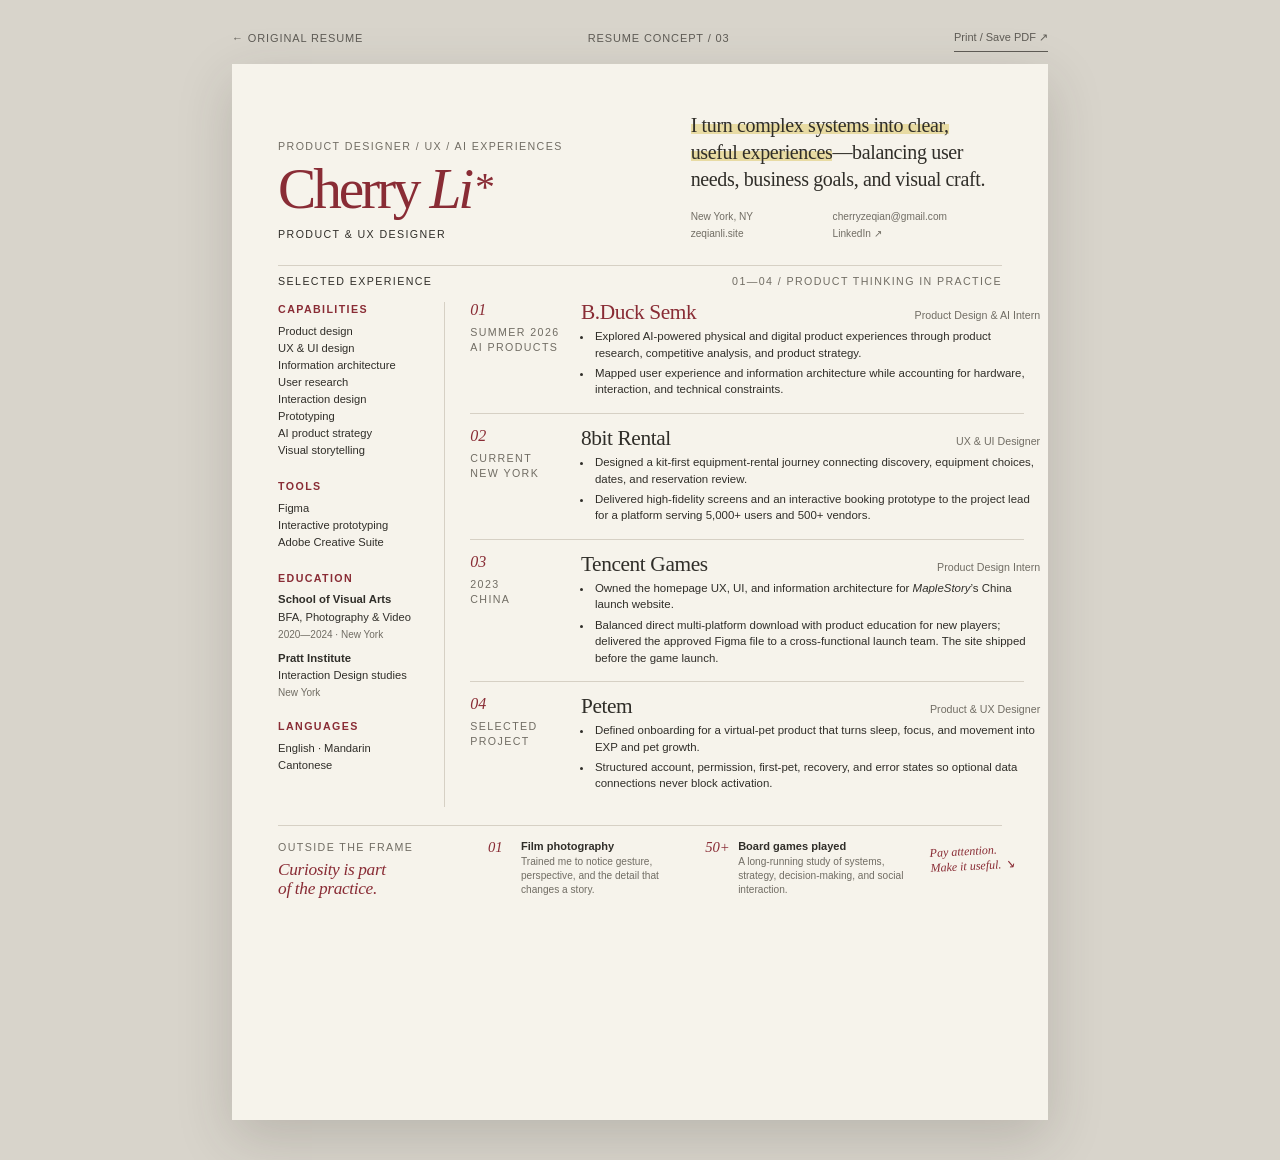
<file: resume/page3.html>
<!doctype html>
<html lang="en">
<head>
  <meta charset="utf-8">
  <meta name="viewport" content="width=device-width, initial-scale=1">
  <meta name="description" content="Cherry Li — Product and UX Designer resume">
  <meta name="theme-color" content="#f6f3eb">
  <title>Cherry Li — Product & UX Designer — Resume / Page 03</title>
  <link rel="icon" href="../assets/editorial/favicon.svg" type="image/svg+xml">
  <link rel="stylesheet" href="../assets/editorial/resume-page3.css">
</head>
<body>
  <a class="skip-link" href="#resume">Skip to resume</a>

  <div class="resume-toolbar" aria-label="Resume controls">
    <a href="./" class="back-link">← Original resume</a>
    <span>Resume concept / 03</span>
    <button type="button" onclick="window.print()">Print / Save PDF ↗</button>
  </div>

  <main id="resume" class="resume-sheet">
    <header class="resume-header">
      <div class="identity">
        <p class="kicker">Product Designer / UX / AI Experiences</p>
        <h1>Cherry <em>Li</em><span aria-hidden="true">*</span></h1>
        <p class="role">Product &amp; UX Designer</p>
      </div>

      <div class="intro">
        <p class="summary"><mark>I turn complex systems into clear, useful experiences</mark>—balancing user needs, business goals, and visual craft.</p>
        <address class="contact">
          <span>New York, NY</span>
          <a href="mailto:cherryzeqian@gmail.com">cherryzeqian@gmail.com</a>
          <a href="https://zeqianli.site">zeqianli.site</a>
          <a href="https://www.linkedin.com/in/zeqian-li-72b1761ba/">LinkedIn ↗</a>
        </address>
      </div>
    </header>

    <div class="rule-label" aria-hidden="true">
      <span>Selected experience</span>
      <span>01—04 / Product thinking in practice</span>
    </div>

    <div class="resume-grid">
      <aside class="sidebar">
        <section aria-labelledby="skills-title">
          <h2 id="skills-title">Capabilities</h2>
          <p>Product design<br>UX &amp; UI design<br>Information architecture<br>User research<br>Interaction design<br>Prototyping<br>AI product strategy<br>Visual storytelling</p>
        </section>

        <section aria-labelledby="tools-title">
          <h2 id="tools-title">Tools</h2>
          <p>Figma<br>Interactive prototyping<br>Adobe Creative Suite</p>
        </section>

        <section aria-labelledby="education-title">
          <h2 id="education-title">Education</h2>
          <div class="side-entry">
            <h3>School of Visual Arts</h3>
            <p>BFA, Photography &amp; Video</p>
            <span>2020—2024 · New York</span>
          </div>
          <div class="side-entry">
            <h3>Pratt Institute</h3>
            <p>Interaction Design studies</p>
            <span>New York</span>
          </div>
        </section>

        <section aria-labelledby="languages-title">
          <h2 id="languages-title">Languages</h2>
          <p>English · Mandarin<br>Cantonese</p>
        </section>
      </aside>

      <section class="experience" aria-label="Experience">
        <article class="job job-featured">
          <div class="job-meta">
            <span>01</span>
            <p>Summer 2026<br>AI products</p>
          </div>
          <div class="job-body">
            <div class="job-heading">
              <h2>B.Duck Semk</h2>
              <p>Product Design &amp; AI Intern</p>
            </div>
            <ul>
              <li>Explored AI-powered physical and digital product experiences through product research, competitive analysis, and product strategy.</li>
              <li>Mapped user experience and information architecture while accounting for hardware, interaction, and technical constraints.</li>
            </ul>
          </div>
        </article>

        <article class="job">
          <div class="job-meta">
            <span>02</span>
            <p>Current<br>New York</p>
          </div>
          <div class="job-body">
            <div class="job-heading">
              <h2>8bit Rental</h2>
              <p>UX &amp; UI Designer</p>
            </div>
            <ul>
              <li>Designed a kit-first equipment-rental journey connecting discovery, equipment choices, dates, and reservation review.</li>
              <li>Delivered high-fidelity screens and an interactive booking prototype to the project lead for a platform serving 5,000+ users and 500+ vendors.</li>
            </ul>
          </div>
        </article>

        <article class="job">
          <div class="job-meta">
            <span>03</span>
            <p>2023<br>China</p>
          </div>
          <div class="job-body">
            <div class="job-heading">
              <h2>Tencent Games</h2>
              <p>Product Design Intern</p>
            </div>
            <ul>
              <li>Owned the homepage UX, UI, and information architecture for <i>MapleStory</i>’s China launch website.</li>
              <li>Balanced direct multi-platform download with product education for new players; delivered the approved Figma file to a cross-functional launch team. The site shipped before the game launch.</li>
            </ul>
          </div>
        </article>

        <article class="job">
          <div class="job-meta">
            <span>04</span>
            <p>Selected<br>project</p>
          </div>
          <div class="job-body">
            <div class="job-heading">
              <h2>Petem</h2>
              <p>Product &amp; UX Designer</p>
            </div>
            <ul>
              <li>Defined onboarding for a virtual-pet product that turns sleep, focus, and movement into EXP and pet growth.</li>
              <li>Structured account, permission, first-pet, recovery, and error states so optional data connections never block activation.</li>
            </ul>
          </div>
        </article>
      </section>
    </div>

    <footer class="personal">
      <div class="personal-title">
        <p class="kicker">Outside the frame</p>
        <h2>Curiosity is part<br>of the practice.</h2>
      </div>
      <div class="interest">
        <span class="interest-number">01</span>
        <div>
          <h3>Film photography</h3>
          <p>Trained me to notice gesture, perspective, and the detail that changes a story.</p>
        </div>
      </div>
      <div class="interest">
        <span class="interest-number">50+</span>
        <div>
          <h3>Board games played</h3>
          <p>A long-running study of systems, strategy, decision-making, and social interaction.</p>
        </div>
      </div>
      <p class="margin-note">Pay attention.<br>Make it useful. ↘</p>
    </footer>
  </main>
</body>
</html>
</file>
<file: assets/shared/navigation.css>
/* One navigation system for authored pages and legacy Framer exports. */
#portfolio-nav { display:block; position:relative; z-index:20; width:100%; background:#f6f3eb; color:#302e29; font-family:Arial,Helvetica,sans-serif; }
#portfolio-nav, #portfolio-nav * { box-sizing:border-box; }
#portfolio-nav .portfolio-nav-inner { width:min(1320px,calc(100% - 112px)); margin:0 auto; padding:30px 0; border-bottom:1px solid #d6d0c4; display:flex; align-items:center; justify-content:space-between; gap:24px; }
#portfolio-nav a { color:inherit; text-decoration:none; background:none; border:0; }
#portfolio-nav .portfolio-brand { display:inline-flex; align-items:baseline; flex-shrink:0; color:#892c35; font-family:Georgia,'Times New Roman',serif; font-size:30px; font-weight:400; font-style:italic; line-height:1.2; letter-spacing:-1.7px; }
#portfolio-nav .portfolio-brand span { font-size:40px; margin-left:4px; }
#portfolio-nav nav { display:flex; align-items:center; gap:38px; }
#portfolio-nav nav a { display:inline-flex; align-items:center; gap:5px; min-height:44px; font-size:14px; font-weight:400; line-height:1.4; letter-spacing:normal; white-space:nowrap; }
#portfolio-nav nav a:hover, #portfolio-nav nav a[aria-current] { color:#892c35; text-decoration:underline; text-underline-offset:5px; }
#portfolio-nav a:focus-visible { outline:2px solid #892c35; outline-offset:5px; }
/* Hide only the old global navigation; case-study chapter navigation stays. */
#main .framer-srursi-container, #main .framer-1h0r7ar-container, #main .framer-1vmi0qq { display:none!important; }
@media(max-width:1000px) { #portfolio-nav .portfolio-nav-inner { width:calc(100% - 64px); } }
@media(max-width:650px) {
  #portfolio-nav .portfolio-nav-inner { width:calc(100% - 40px); padding:14px 0; gap:12px; }
  #portfolio-nav .portfolio-brand { font-size:26px; }
  #portfolio-nav .portfolio-brand span { font-size:30px; }
  #portfolio-nav nav { gap:20px; }
  #portfolio-nav nav a { font-size:12px; }
}
@media(max-width:360px) {
  #portfolio-nav nav { gap:12px; }
  #portfolio-nav .portfolio-brand { font-size:23px; }
}
</file>
<file: assets/editorial/case-study.css>
:root{--paper:#f6f3eb;--ink:#302e29;--red:#892c35;--line:#d6d0c4;--sage:#dce4d7}*{box-sizing:border-box}html{scroll-behavior:smooth;scroll-padding-top:30px}body{margin:0;background:var(--paper);color:var(--ink);font:16px/1.65 Arial,Helvetica,sans-serif}a{color:inherit}a:focus-visible{outline:2px solid var(--red);outline-offset:5px}img{max-width:100%;height:auto}figure,p,h1,h2,h3,blockquote{margin:0}p+p{margin-top:20px}.case{max-width:1320px;width:calc(100% - 112px);margin:auto}.eyebrow{text-transform:uppercase;letter-spacing:1.8px;font-size:11px;font-weight:600}.case-hero{padding:75px 0 44px}h1,h2,h3,blockquote{font-family:Georgia,'Times New Roman',serif;font-weight:400;line-height:1.08}h1{font-size:clamp(54px,6.8vw,100px);letter-spacing:-4px;margin:24px 0 38px}h1 em,h2 em{color:var(--red)}.hero-summary{display:grid;grid-template-columns:1fr 1fr;gap:10%;max-width:1100px}.hero-summary p:first-child{font:27px/1.4 Georgia,serif}.hero-summary p+p{margin:0}.project-meta{display:grid;grid-template-columns:repeat(4,1fr);gap:24px;margin:42px 0 0;padding-top:24px;border-top:1px solid var(--line)}dt{font-size:11px;text-transform:uppercase;letter-spacing:1px;margin-bottom:8px}dd{margin:0;font-size:14px}.hero-stage{background:#dce4d7;padding:52px 6% 32px;display:grid;grid-template-columns:1.1fr 1fr 1fr;gap:6%;align-items:center}.hero-stage img{width:100%;max-width:270px;border-radius:24px;box-shadow:0 18px 25px #21311c22}.hero-stage img:nth-of-type(2){transform:translateY(20px)}.stage-note>p{font:clamp(28px,3.6vw,50px)/1.1 Georgia,serif;margin:25px 0}.stage-note>span:last-child{font-size:11px}.hero-stage figcaption{grid-column:1/-1;font-size:11px;margin-top:12px}.chapter-nav{display:flex;gap:30px;justify-content:space-between;padding:24px 0;border-bottom:1px solid var(--line);font-size:12px}.chapter-nav a{text-decoration:none}.chapter-nav a:hover{color:var(--red)}.section{padding:100px 0;border-bottom:1px solid var(--line)}.split{display:grid;grid-template-columns:1fr 1fr;gap:10%}h2{font-size:clamp(35px,4vw,58px);letter-spacing:-1.7px;margin:20px 0 28px}.lead{font:27px/1.35 Georgia,serif}.platform-scale{display:flex;gap:65px;margin:35px 0 18px}.platform-scale strong{font:43px Georgia,serif}.platform-scale span{display:block;font-size:13px}.caption{font-size:12px;line-height:1.6;color:#625f56}.insight{padding:80px 9%;background:#eae5d9;margin-top:80px}.insight blockquote{font-size:clamp(36px,5vw,67px);margin:26px 0 30px;letter-spacing:-1px}.insight em{color:var(--red)}.insight>p:last-child{max-width:580px}.section-heading{max-width:700px;margin-bottom:40px}.options{display:grid;grid-template-columns:repeat(3,1fr);gap:20px}.options article{padding:28px 24px;background:#ebe7dd}.options .chosen{background:var(--sage);border-top:3px solid #395c3d;padding-top:25px}.option-number{font:30px Georgia,serif;display:block;margin-bottom:30px}.option-number small{font:11px Arial,sans-serif;margin-left:16px}.options h3{font-size:26px}.options p{font-size:14px}.options .example{font-size:12px;margin:18px 0;color:#595b51}.decision-note{max-width:780px;margin-top:30px}.journey{padding:45px 0}.journey>div{display:grid;grid-template-columns:80px 1fr;gap:20px;margin-top:24px}.journey>div span{font-size:12px;text-transform:uppercase}.journey .new-flow p{font:26px/1.45 Georgia,serif;color:#355b38}.feature{display:grid;grid-template-columns:1fr 1fr;gap:12%;align-items:center;margin-top:65px}.feature+.feature{margin-top:100px}.feature.reverse .feature-copy{order:2}.feature h3{font-size:44px;letter-spacing:-1px;margin:18px 0 28px}.step{font:italic 22px Georgia,serif;color:var(--red)}.intent{font-size:12px;border-top:1px solid var(--line);padding-top:20px;margin-top:30px}.screen-stage{background:#eae5d9;padding:38px 20px 22px;text-align:center}.screen-stage.green{background:var(--sage)}.screen-stage img{width:260px;border-radius:25px;box-shadow:0 14px 25px #0002}.screen-stage figcaption{font-size:11px;margin-top:22px}.metrics{display:grid;grid-template-columns:1fr 1fr;gap:50px}.metrics article{border-top:2px solid var(--ink);padding-top:24px}.metric{font:80px/1 Georgia,serif;letter-spacing:-3px;color:var(--red);margin-bottom:30px}.metric span{display:block;font:13px/1.5 Arial,sans-serif;letter-spacing:0;margin-top:12px}.metrics h3{font-size:25px;margin-bottom:15px}.data-note{font-size:12px;margin-top:25px;padding:15px 0}.delivery{margin-top:55px;padding-top:40px;border-top:1px solid var(--line)}.delivery h3{font-size:32px}.delivery ul{padding-left:20px}.delivery li{margin-bottom:12px}.text-link{display:inline-block;margin-top:20px;text-underline-offset:6px}.case-footer{display:flex;justify-content:space-between;padding:40px 0 65px;font-size:14px}.skip{position:absolute;top:-100px;background:var(--paper);padding:10px;z-index:100}.skip:focus{top:0}@media(max-width:1000px){.case{width:calc(100% - 64px)}.hero-stage{gap:5%;padding:35px}.stage-note>p{font-size:34px}.split,.feature{gap:6%}.options{gap:12px}.options article{padding:22px 18px}}@media(max-width:650px){.case{width:calc(100% - 40px)}.case-hero{padding-top:45px}h1{font-size:51px;letter-spacing:-2px}.hero-summary,.split,.feature,.options,.metrics{grid-template-columns:1fr;gap:28px}.hero-summary p:first-child{font-size:24px}.project-meta{grid-template-columns:1fr 1fr}.hero-stage{padding:26px 22px;grid-template-columns:1fr 1fr;gap:22px}.stage-note{grid-column:1/-1}.stage-note>p{font-size:38px;margin:15px 0}.stage-note>p br{display:none}.stage-note>p em{display:block}.hero-stage img{border-radius:15px}.hero-stage img:nth-of-type(2){transform:translateY(10px)}.chapter-nav{display:grid;grid-template-columns:1fr 1fr;gap:12px;font-size:11px}.section{padding:60px 0}h2{font-size:39px}.insight{margin-top:50px;padding:40px 25px}.insight blockquote{font-size:37px}.options article{padding:25px}.option-number{margin-bottom:20px}.journey>div{grid-template-columns:40px 1fr;gap:10px}.journey .new-flow p{font-size:23px}.feature{margin-top:35px}.feature+.feature{margin-top:60px}.feature.reverse .feature-copy{order:0}.feature h3{font-size:38px}.screen-stage img{width:240px}.metric{font-size:68px}.metrics{gap:30px}.case-footer{gap:20px;font-size:12px}}@media(prefers-reduced-motion:reduce){html{scroll-behavior:auto}}
</file>
<file: assets/editorial/nextbit-case.css>
.nextbit-hero-stage {
  grid-template-columns: .85fr 1.15fr;
  gap: 8%;
  padding: 55px 7% 34px;
  overflow: hidden;
}

.nextbit-hero-stage .nextbit-hero-devices {
  grid-column: 2;
  width: auto;
  height: 520px;
  max-height: 520px;
  max-width: none;
  justify-self: center;
  object-fit: contain;
  border-radius: 0;
  box-shadow: none;
}

.video-stage video {
  display: block;
  width: 260px;
  max-width: 100%;
  height: auto;
  margin: 0 auto;
  border-radius: 31px;
  box-shadow: 0 14px 25px #0002;
  background: #0b0b0c;
  cursor: pointer;
}

.video-stage video:focus-visible {
  outline: 2px solid var(--red);
  outline-offset: 6px;
}

@media (max-width: 1000px) {
  .nextbit-hero-stage .nextbit-hero-devices {
    height: 440px;
  }
}

@media (max-width: 650px) {
  .nextbit-hero-stage {
    grid-template-columns: 1fr;
  }

  .nextbit-hero-stage .stage-note,
  .nextbit-hero-stage .nextbit-hero-devices {
    grid-column: 1;
  }

  .nextbit-hero-stage .nextbit-hero-devices {
    width: auto;
    height: 390px;
    max-width: 100%;
  }

  .video-stage video {
    width: 240px;
    border-radius: 28px;
  }
}
</file>
<file: assets/editorial/penny-case.css>
:root {
  --penny:#7a3141;
  --penny-green:#52765a;
  --penny-pink:#e3cccc;
  --penny-pink-soft:#efe1e1;
  --penny-green-soft:#dce6d9;
}
.penny-case h1 em,.penny-case h2 em {color:var(--penny)}
.penny-case a:focus-visible {outline-color:var(--penny)}
.penny-case .case-hero {position:relative}
.penny-case .case-hero h1 {max-width:1000px}
.hero-brand {display:flex;align-items:center;justify-content:space-between;gap:30px}
.hero-brand img {width:105px;transform:rotate(5deg)}
.penny-hero-stage {position:relative;overflow:hidden;background:var(--penny-pink);padding:55px 7% 34px;display:grid;grid-template-columns:.85fr 1.15fr;gap:8%;align-items:center}
.penny-hero-stage-copy p {font:clamp(31px,4vw,55px)/1.08 Georgia,'Times New Roman',serif;letter-spacing:-1.5px;margin:20px 0 26px}
.penny-hero-stage-copy span:last-child {font-size:11px;text-transform:uppercase;letter-spacing:1.3px}
.penny-hero-phones {height:560px;display:flex;align-items:center;justify-content:center;gap:7%}
.penny-hero-phones img {width:39%;max-height:520px;object-fit:contain;filter:drop-shadow(8px 18px 15px #643b4630)}
.penny-hero-phones img:first-child {transform:rotate(-6deg) translateY(18px)}
.penny-hero-phones img:last-child {transform:rotate(6deg) translateY(-15px)}
.penny-hero-stage figcaption {grid-column:1/-1;font-size:11px;text-transform:uppercase;letter-spacing:1.2px}
.challenge-grid {display:grid;grid-template-columns:1fr 1fr;gap:25px;margin-top:45px}
.challenge-grid figure {background:var(--penny-pink-soft);padding:22px}
.challenge-grid img {width:100%}
.challenge-grid figcaption {margin-top:16px;font-size:12px;line-height:1.55;text-transform:none;letter-spacing:0}
.penny-insight {background:var(--penny-pink-soft)}
.penny-insight em {color:var(--penny)}
.research-summary {display:grid;grid-template-columns:repeat(3,1fr);border-top:1px solid var(--line);border-bottom:1px solid var(--line);margin:42px 0 55px}
.research-summary div {display:flex;align-items:baseline;gap:12px;padding:22px 18px;border-right:1px solid var(--line)}
.research-summary div:last-child {border-right:0}
.research-summary strong {font:italic 32px Georgia,serif;color:var(--penny);font-weight:400}
.research-summary span {font-size:11px;line-height:1.35;text-transform:uppercase;letter-spacing:.9px}
.research-grid {display:grid;grid-template-columns:repeat(3,1fr);gap:22px}
.research-card {border-top:2px solid var(--ink);padding-top:22px}
.research-card img {width:100%;aspect-ratio:1;object-fit:contain;background:#f1ede4;margin-bottom:22px}
.research-number {font:italic 20px Georgia,serif;color:var(--penny)}
.research-card h3 {font-size:29px;margin:16px 0 14px}
.research-card>p {font-size:14px}
.research-card .design-implication {border-top:1px solid var(--line);margin-top:18px;padding-top:16px;color:var(--penny-green)}
.research-card .design-implication strong {display:block;margin-bottom:6px;font-size:10px;text-transform:uppercase;letter-spacing:.9px;color:var(--ink)}
.opportunity {display:grid;grid-template-columns:.65fr 1.35fr;gap:9%;align-items:start;margin-top:70px;padding:45px;background:var(--penny-green-soft)}
.opportunity blockquote {font-size:clamp(30px,3.8vw,52px);color:var(--penny-green);letter-spacing:-1px}
.methods-visual {margin-top:45px;padding:25px;background:#ebe7dd}
.methods-visual img {width:100%}
.journey-intro {max-width:760px;margin-top:90px}
.journey-pair {display:grid;grid-template-columns:1fr 1fr;gap:25px;margin-top:40px}
.journey-pair figure {padding:18px;background:#ebe7dd}
.journey-pair figure:last-child {background:var(--penny-green-soft)}
.journey-pair figcaption {margin-bottom:14px;color:var(--penny-green)}
.journey-pair img {width:100%}
.pillar {display:grid;grid-template-columns:.7fr 1.3fr;gap:8%;align-items:center;padding:55px 0;border-top:1px solid var(--line)}
.pillar:first-of-type {margin-top:45px}
.pillar-number {font:italic 22px Georgia,serif;color:var(--penny)}
.pillar h3 {font-size:39px;letter-spacing:-1px;margin:18px 0 22px}
.pillar-copy p+p {margin-top:16px}
.design-goal {font-size:12px;text-transform:uppercase;letter-spacing:1px;color:var(--penny-green);border-top:1px solid var(--line);padding-top:17px}
.compare-pair {display:grid;grid-template-columns:1fr 1fr;gap:18px}
.compare-pair figure {background:var(--penny-pink-soft);padding:16px;text-align:center}
.compare-pair figure:last-child {background:var(--penny-green-soft)}
.compare-pair img {width:100%;max-height:410px;object-fit:contain}
.compare-pair figcaption {margin-bottom:12px;color:var(--penny)}
.experience-intro {max-width:760px}
.penny-feature {display:grid;grid-template-columns:.8fr 1.2fr;gap:10%;align-items:center;margin-top:80px}
.penny-feature.reverse {grid-template-columns:1.2fr .8fr}
.penny-feature.reverse .feature-copy {order:2}
.penny-feature h3 {font-size:43px;letter-spacing:-1px;margin:18px 0 25px}
.screen-pair {min-height:600px;background:var(--penny-pink-soft);display:grid;grid-template-rows:1fr auto;align-items:center;justify-items:center;gap:18px;padding:38px 28px 25px}
.screen-pair.green {background:var(--penny-green-soft)}
.screen-pair img.feature-composite {width:min(100%,560px);max-height:525px;object-fit:contain;filter:none;transform:none}
.screen-pair figcaption {grid-column:1/-1;align-self:end;justify-self:start;margin:0;font-size:10px}
.testing-grid {display:grid;grid-template-columns:repeat(3,1fr);gap:22px;margin-top:50px}
.testing-card {display:flex;flex-direction:column;border-top:2px solid var(--ink);padding-top:22px}
.testing-card h3 {font-size:28px;margin:15px 0}
.testing-card>p {font-size:14px}
.testing-card img {width:100%;margin:24px 0;background:var(--penny-pink-soft)}
.testing-card blockquote {font:italic 19px/1.45 Georgia,serif;color:var(--penny);margin-top:auto}
.testing-card cite {display:block;margin-top:12px;font:10px Arial,sans-serif;text-transform:uppercase;letter-spacing:1px;color:var(--ink)}
.penny-reflection .reflection-copy strong {color:var(--penny);font-weight:400}
.penny-case .case-footer a {text-decoration:underline}
@media(max-width:1000px){
  .penny-hero-stage{grid-template-columns:.7fr 1.3fr;padding:45px 5% 30px}
  .penny-hero-phones{height:470px}
  .opportunity{grid-template-columns:1fr;gap:25px}
  .pillar,.penny-feature,.penny-feature.reverse{gap:5%}
  .screen-pair{min-height:520px}
}
@media(max-width:650px){
  .hero-brand img{width:72px}
  .penny-hero-stage{grid-template-columns:1fr;padding:34px 22px 24px}
  .penny-hero-stage-copy p{font-size:38px;margin:14px 0 18px}
  .penny-hero-phones{height:390px;margin-top:8px}
  .penny-hero-phones img{width:43%;max-height:365px}
  .challenge-grid,.research-summary,.research-grid,.journey-pair,.testing-grid,.pillar,.penny-feature,.penny-feature.reverse{grid-template-columns:1fr}
  .challenge-grid{gap:16px}
  .research-grid{gap:45px}
  .research-summary div{border-right:0;border-bottom:1px solid var(--line)}
  .research-summary div:last-child{border-bottom:0}
  .opportunity{margin-top:50px;padding:32px 24px}
  .methods-visual{padding:10px;overflow-x:auto}
  .methods-visual img{min-width:760px}
  .journey-intro{margin-top:60px}
  .pillar{gap:28px;padding:45px 0}
  .compare-pair{gap:10px}
  .compare-pair figure{padding:9px}
  .compare-pair img{max-height:300px}
  .penny-feature,.penny-feature.reverse{margin-top:55px;gap:28px}
  .penny-feature.reverse .feature-copy{order:0}
  .penny-feature h3{font-size:37px}
  .screen-pair{min-height:430px;padding:25px 15px 20px}
  .screen-pair img.feature-composite{width:min(100%,390px);max-height:385px}
  .testing-grid{gap:55px}
}
</file>
<file: assets/editorial/tencent-case.css>
:root{--paper:#f6f3eb;--ink:#302e29;--muted:#716d64;--line:#d6d0c4;--red:#892c35;--violet:#66509a;--lilac:#e6e0f2;--yellow:#ffd940;--blue:#dcecf4;--serif:Georgia,'Times New Roman',serif;--sans:Arial,Helvetica,sans-serif}*{box-sizing:border-box}html{scroll-behavior:smooth;scroll-padding-top:30px}body{margin:0;background:var(--paper);color:var(--ink);font:16px/1.65 var(--sans);-webkit-font-smoothing:antialiased}a{color:inherit}img{display:block;max-width:100%;height:auto}p,h1,h2,h3,figure,blockquote{margin:0}.case{width:min(1320px,calc(100% - 112px));margin:auto}.skip-link{position:fixed;top:-100px;left:18px;z-index:100;background:var(--ink);color:white;padding:12px}.skip-link:focus{top:10px}.eyebrow,.option,.meta dt,.note,figcaption{font-size:11px;line-height:1.5;letter-spacing:1.35px;text-transform:uppercase}.hero{padding:70px 0 46px}.hero-topline{display:flex;justify-content:space-between;align-items:start}.ship-stamp{display:grid;place-items:center;width:94px;height:94px;border:1px solid var(--violet);border-radius:50%;color:var(--violet);font:italic 15px/1.2 var(--serif);text-align:center;transform:rotate(7deg)}h1,h2,h3,blockquote{font-family:var(--serif);font-weight:400;line-height:1.06}h1{font-size:clamp(55px,7.2vw,104px);letter-spacing:-4.5px;margin:20px 0 44px}h1 em,h2 em{color:var(--violet);font-weight:400}.hero-intro{display:grid;grid-template-columns:1fr 1fr;gap:10%;max-width:1120px}.lead,.section-lead{font:27px/1.4 var(--serif)}.meta{display:grid;grid-template-columns:repeat(4,1fr);gap:28px;margin:48px 0 0;padding-top:25px;border-top:1px solid var(--line)}.meta dd{margin:7px 0 0;font-size:14px}.final-hero{margin:0 calc((100vw - min(1320px,calc(100vw - 112px)))/-2);background:#d9d0ee}.final-hero img{width:100%;height:auto}.final-hero figcaption{width:min(1320px,calc(100% - 112px));margin:0 auto;padding:13px 0;color:#4f4861}.chapter-nav{display:flex;justify-content:space-between;gap:25px;padding:24px 0;border-bottom:1px solid var(--line);font-size:12px}.chapter-nav a{text-decoration:none}.chapter-nav a:hover{color:var(--violet)}.section{padding:100px 0;border-bottom:1px solid var(--line)}.split{display:grid;grid-template-columns:1fr 1fr;gap:10%}.section-heading{max-width:760px;margin-bottom:45px}h2{font-size:clamp(39px,4.5vw,62px);letter-spacing:-2px;margin:18px 0 28px}.prose p+p{margin-top:20px}.audiences{padding:70px 7%;background:var(--lilac);margin-top:80px}.audiences h2{max-width:700px}.audience-grid{display:grid;grid-template-columns:1fr 1fr;gap:24px;margin-top:42px}.audience-grid article{background:var(--paper);padding:28px;min-height:250px;display:flex;flex-direction:column}.audience-number{font:italic 22px var(--serif);color:var(--violet)}.audience-grid h3{font-size:31px;margin:25px 0 15px}.audience-grid p{max-width:420px}.audience-grid strong{margin-top:auto;padding-top:30px;font-size:12px;text-transform:uppercase;letter-spacing:1px;color:var(--violet)}.launch-shift .section-heading{max-width:850px}.timeline{display:grid;grid-template-columns:1fr 150px 1fr;align-items:center;margin-top:50px}.timeline article{padding:30px;border-top:2px solid var(--ink)}.timeline article>span{font-size:11px;text-transform:uppercase;letter-spacing:1px}.timeline h3{font-size:32px;margin:16px 0}.launch-marker{display:flex;align-items:center;justify-content:center;gap:8px;transform:rotate(-8deg);color:var(--violet);font:italic 15px var(--serif)}.launch-marker i{width:8px;height:8px;background:var(--yellow);border-radius:50%}.direction-grid{display:grid;grid-template-columns:repeat(3,1fr);gap:22px;align-items:start}.direction-grid article{padding:18px;border:1px solid var(--line)}.direction-grid .selected{background:var(--lilac);border-color:var(--violet);transform:translateY(32px)}.wireframe{height:350px;overflow:hidden;background:#eee}.wireframe img{width:100%;height:100%;object-fit:cover;object-position:top}.option{display:block;margin-top:22px;color:var(--violet)}.direction-grid h3{font-size:29px;margin:12px 0 18px}.direction-grid p{font-size:14px}.direction-grid p+p{margin-top:12px}.directions blockquote{font-size:clamp(34px,4.2vw,58px);max-width:1030px;margin:110px auto 5px;text-align:center;color:var(--violet)}.decision{display:grid;grid-template-columns:.75fr 1.25fr;gap:8%;align-items:center;margin-top:85px}.decision.reverse{grid-template-columns:1fr 1fr}.decision.reverse .decision-copy{order:2}.decision-number{font:italic 22px var(--serif);color:var(--violet)}.decision h3{font-size:43px;letter-spacing:-1px;margin:20px 0 27px}.decision-copy p+p{margin-top:20px}.note{border-top:1px solid var(--line);padding-top:18px;color:var(--violet)}.decision figure{background:var(--lilac);padding:18px}.decision figure img{width:100%}.decision figcaption{margin-top:13px;color:var(--muted)}.stacked-visuals{display:grid;gap:22px}.stacked-visuals figure:nth-child(2){margin-left:7%}.stacked-visuals.offset figure:first-child{margin-right:7%}.delivery{display:grid;grid-template-columns:1fr 1fr;gap:10%}.delivery-copy p+p{margin-top:20px}.delivery-copy ul{margin:30px 0 0;padding-left:19px}.delivery-copy li{margin:11px 0}.outcome{background:var(--violet);color:white;padding:70px 8%;margin-top:80px}.outcome-statement{font:clamp(35px,4.5vw,62px)/1.12 var(--serif);letter-spacing:-1.5px;margin:22px 0 45px;max-width:1000px}.outcome-links{display:flex;gap:40px}.outcome-links a{text-underline-offset:6px}.source-note{font-size:12px;margin-top:28px;opacity:.8}.reflection{padding:100px 0;border-bottom:1px solid var(--line)}.reflection-copy{font:26px/1.48 var(--serif);align-self:center}.case-footer{display:flex;justify-content:space-between;padding:40px 0 70px;font-size:13px}.case-footer a{text-underline-offset:5px}a:focus-visible{outline:2px solid var(--violet);outline-offset:5px}@media(max-width:1000px){.case{width:calc(100% - 64px)}.final-hero{margin-inline:-32px}.final-hero figcaption{width:calc(100% - 64px)}.direction-grid{gap:13px}.wireframe{height:280px}.decision{gap:5%}}@media(max-width:650px){.case{width:calc(100% - 40px)}.hero{padding-top:45px}.hero-topline{gap:20px}.ship-stamp{width:76px;height:76px;font-size:13px;flex:0 0 auto}h1{font-size:50px;letter-spacing:-2.5px;margin-bottom:34px}.hero-intro,.split,.delivery,.decision,.decision.reverse,.audience-grid{grid-template-columns:1fr;gap:28px}.lead,.section-lead{font-size:23px}.meta{grid-template-columns:1fr 1fr;gap:23px 16px}.final-hero{margin-inline:-20px}.final-hero figcaption{width:calc(100% - 40px)}.chapter-nav{display:grid;grid-template-columns:1fr 1fr;gap:12px;font-size:11px}.section{padding:65px 0}.audiences{margin-top:50px;padding:45px 22px}.audience-grid article{min-height:220px}.timeline{grid-template-columns:1fr;gap:12px}.launch-marker{padding:14px 0;transform:none}.direction-grid{display:flex;gap:14px;overflow-x:auto;padding-bottom:15px;scroll-snap-type:x mandatory}.direction-grid article{min-width:86%;scroll-snap-align:start}.direction-grid .selected{transform:none}.wireframe{height:320px}.directions blockquote{margin-top:65px;font-size:36px}.decision{margin-top:60px}.decision.reverse .decision-copy{order:0}.decision h3{font-size:37px}.stacked-visuals figure:nth-child(2),.stacked-visuals.offset figure:first-child{margin:0}.outcome{margin-top:45px;padding:45px 25px}.outcome-links{flex-direction:column;gap:14px}.reflection{padding:65px 0}.reflection-copy{font-size:23px}}@media(prefers-reduced-motion:reduce){html{scroll-behavior:auto}}
</file>
<file: assets/editorial/tencent-media.css>
.wireframe {
  height: auto;
  aspect-ratio: 1440 / 680;
  background: #fff;
}

.wireframe img {
  width: 100%;
  height: 100%;
  object-fit: contain;
  object-position: center;
}

@media (max-width: 1000px) {
  .wireframe {height: auto}
}

@media (max-width: 650px) {
  .wireframe {height: auto}
}
</file>
<file: assets/editorial/resume-page3.css>
:root {
  --paper: #f6f3eb;
  --ink: #302e29;
  --red: #892c35;
  --muted: #716d64;
  --line: #d6d0c4;
  --highlight: #e8dba3;
  --serif: Georgia, "Times New Roman", serif;
  --sans: Arial, Helvetica, sans-serif;
}

* { box-sizing: border-box; }

html { background: #d8d4cb; }

body {
  margin: 0;
  color: var(--ink);
  font-family: var(--sans);
  -webkit-font-smoothing: antialiased;
}

a { color: inherit; text-decoration: none; }
a:hover { color: var(--red); }

.skip-link {
  position: fixed;
  top: -60px;
  left: 18px;
  z-index: 4;
  padding: 10px 14px;
  background: var(--ink);
  color: white;
}
.skip-link:focus { top: 18px; }

.resume-toolbar {
  width: 8.5in;
  max-width: calc(100% - 32px);
  margin: 24px auto 12px;
  display: flex;
  align-items: center;
  justify-content: space-between;
  color: #5d5a54;
  font-size: 11px;
  letter-spacing: .08em;
  text-transform: uppercase;
}

.resume-toolbar button {
  border: 0;
  border-bottom: 1px solid currentColor;
  padding: 7px 0;
  background: transparent;
  color: inherit;
  font: inherit;
  cursor: pointer;
}

.resume-sheet {
  width: 8.5in;
  min-height: 11in;
  margin: 0 auto 40px;
  padding: .5in .48in .4in;
  overflow: hidden;
  background: var(--paper);
  box-shadow: 0 18px 52px rgba(48, 46, 41, .18);
}

.kicker,
.rule-label,
.sidebar h2,
.job-meta,
.role {
  font-size: 8pt;
  line-height: 1.4;
  letter-spacing: .13em;
  text-transform: uppercase;
}

.resume-header {
  display: grid;
  grid-template-columns: 53% 47%;
  gap: 4%;
  align-items: end;
}

.identity .kicker {
  margin: 0 0 12px;
  color: var(--muted);
}

h1 {
  margin: 0;
  color: var(--red);
  font: 400 43pt/.83 var(--serif);
  letter-spacing: -.055em;
}

h1 em { font-weight: 400; }
h1 span {
  display: inline-block;
  margin-left: 4px;
  font-size: 30pt;
  transform: translateY(-8px);
}

.role {
  margin: 14px 0 0;
  color: var(--ink);
}

.summary {
  margin: 0 0 16px;
  max-width: 305px;
  font: 15pt/1.36 var(--serif);
  letter-spacing: -.018em;
}

mark {
  color: inherit;
  background: linear-gradient(transparent 46%, var(--highlight) 46%, var(--highlight) 92%, transparent 92%);
}

.contact {
  display: grid;
  grid-template-columns: 1fr 1.55fr;
  gap: 3px 14px;
  color: var(--muted);
  font-size: 7.6pt;
  line-height: 1.45;
  font-style: normal;
}

.rule-label {
  display: flex;
  justify-content: space-between;
  margin-top: 23px;
  padding-top: 8px;
  border-top: 1px solid var(--line);
  color: var(--muted);
}
.rule-label span:first-child { color: var(--ink); }

.resume-grid {
  display: grid;
  grid-template-columns: 23% 77%;
  gap: 3%;
  margin-top: 13px;
}

.sidebar {
  padding-right: 14px;
  border-right: 1px solid var(--line);
}

.sidebar section + section { margin-top: 20px; }
.sidebar h2 {
  margin: 0 0 6px;
  color: var(--red);
}
.sidebar p {
  margin: 0;
  font-size: 8.4pt;
  line-height: 1.52;
}
.side-entry + .side-entry { margin-top: 10px; }
.side-entry h3 {
  margin: 0 0 2px;
  font: 700 8.5pt/1.3 var(--sans);
}
.side-entry span {
  display: block;
  margin-top: 2px;
  color: var(--muted);
  font-size: 7.5pt;
  line-height: 1.3;
}

.experience { padding-left: 4px; }

.job {
  display: grid;
  grid-template-columns: 17% 83%;
  gap: 3%;
  padding: 0 0 15px;
}
.job + .job {
  padding-top: 14px;
  border-top: 1px solid var(--line);
}

.job-meta { color: var(--muted); }
.job-meta > span {
  display: block;
  margin-bottom: 7px;
  color: var(--red);
  font: italic 12pt/1 var(--serif);
  letter-spacing: 0;
}
.job-meta p { margin: 0; }

.job-heading {
  display: flex;
  align-items: baseline;
  justify-content: space-between;
  gap: 10px;
  margin-bottom: 5px;
}
.job-heading h2 {
  margin: 0;
  color: var(--ink);
  font: 400 16pt/1 var(--serif);
  letter-spacing: -.018em;
}
.job-featured .job-heading h2 { color: var(--red); }
.job-heading p {
  margin: 0;
  color: var(--muted);
  font-size: 8pt;
  white-space: nowrap;
}

ul {
  margin: 0;
  padding: 0 0 0 12px;
}
li {
  padding-left: 2px;
  font-size: 8.6pt;
  line-height: 1.43;
}
li + li { margin-top: 4px; }

.personal {
  position: relative;
  display: grid;
  grid-template-columns: 27% 28% 29% 16%;
  gap: 2%;
  align-items: start;
  margin-top: 18px;
  padding-top: 14px;
  border-top: 1px solid var(--line);
}
.personal-title .kicker {
  margin: 0 0 5px;
  color: var(--muted);
}
.personal-title h2 {
  margin: 0;
  color: var(--red);
  font: italic 400 13pt/1.1 var(--serif);
  letter-spacing: -.02em;
}
.interest {
  display: grid;
  grid-template-columns: 27px 1fr;
  gap: 6px;
}
.interest-number {
  color: var(--red);
  font: italic 11pt/1 var(--serif);
}
.interest h3 {
  margin: 0 0 3px;
  font-size: 8.3pt;
}
.interest p {
  margin: 0;
  color: var(--muted);
  font-size: 7.6pt;
  line-height: 1.4;
}
.margin-note {
  margin: 3px 0 0;
  color: var(--red);
  font: italic 9pt/1.25 var(--serif);
  transform: rotate(-3deg);
}

@media (max-width: 760px) {
  html { background: var(--paper); }
  .resume-toolbar {
    max-width: calc(100% - 36px);
    margin-top: 18px;
  }
  .resume-toolbar > span { display: none; }
  .resume-sheet {
    width: 100%;
    min-height: 0;
    margin: 0;
    padding: 32px 20px 38px;
    box-shadow: none;
  }
  .resume-header,
  .resume-grid,
  .personal { grid-template-columns: 1fr; }
  .intro { margin-top: 28px; }
  .summary { max-width: none; }
  .contact { grid-template-columns: 1fr; }
  .rule-label span:last-child { display: none; }
  .sidebar {
    display: grid;
    grid-template-columns: 1fr 1fr;
    gap: 18px;
    padding: 0 0 20px;
    border-right: 0;
    border-bottom: 1px solid var(--line);
  }
  .sidebar section + section { margin-top: 0; }
  .experience { padding: 20px 0 0; }
  .job { grid-template-columns: 70px 1fr; }
  .job-heading { display: block; }
  .job-heading p { margin-top: 4px; white-space: normal; }
  .personal { gap: 18px; }
  .margin-note { display: none; }
}

@page { size: Letter; margin: 0; }

@media print {
  html, body { background: var(--paper); }
  .resume-toolbar, .skip-link { display: none !important; }
  .resume-sheet {
    width: 8.5in;
    height: 11in;
    min-height: 11in;
    margin: 0;
    box-shadow: none;
    print-color-adjust: exact;
    -webkit-print-color-adjust: exact;
  }
  a { color: inherit; }
}
</file>
<file: assets/shared/image-viewer.css>
.case img[data-lightbox-ready="true"] {
  cursor: zoom-in;
  transition: opacity 160ms ease;
}

.case img[data-lightbox-ready="true"]:hover {
  opacity: .88;
}

.case img[data-lightbox-ready="true"]:focus-visible {
  outline: 3px solid currentColor;
  outline-offset: 5px;
}

.image-viewer {
  position: fixed;
  inset: 0;
  z-index: 1000;
  display: none;
  grid-template-rows: auto 1fr auto;
  gap: 16px;
  padding: 22px;
  background: rgba(22, 21, 19, .94);
  color: #fff;
}

.image-viewer.is-open {
  display: grid;
}

.image-viewer-close {
  justify-self: end;
  border: 1px solid rgba(255,255,255,.7);
  border-radius: 999px;
  background: rgba(0,0,0,.25);
  color: #fff;
  width: 44px;
  height: 44px;
  font: 25px/1 Arial, sans-serif;
  cursor: pointer;
}

.image-viewer-stage {
  min-height: 0;
  display: flex;
  align-items: center;
  justify-content: center;
  gap: 24px;
  overflow: auto;
}

.image-viewer-stage > img {
  display: block;
  width: auto;
  max-width: min(92vw, 1500px);
  max-height: calc(100vh - 128px);
  object-fit: contain;
  background: #fff;
  box-shadow: 0 24px 70px rgba(0,0,0,.45);
}

.image-viewer-stage.is-gallery > img {
  max-width: min(43vw, 760px);
}

.image-viewer-crop {
  flex: 0 0 auto;
  height: calc(100vh - 128px);
  aspect-ratio: .493;
  overflow: hidden;
  background: #fff;
  box-shadow: 0 24px 70px rgba(0,0,0,.45);
}

.image-viewer-crop img {
  display: block;
  width: auto;
  max-width: none;
  height: 100%;
  max-height: none;
}

.image-viewer-crop[data-crop="right"] img {
  transform: translateX(-50%);
}

.image-viewer-caption {
  justify-self: center;
  max-width: 820px;
  font: 12px/1.5 Arial, sans-serif;
  letter-spacing: .04em;
  text-align: center;
}

body.image-viewer-open {
  overflow: hidden;
}

@media (max-width: 650px) {
  .image-viewer {padding: 14px}
  .image-viewer-stage {justify-content: flex-start;gap: 12px;scroll-snap-type:x mandatory}
  .image-viewer-stage > img,
  .image-viewer-stage.is-gallery > img {min-width: 88vw;max-width: 88vw;scroll-snap-align:center}
  .image-viewer-crop {width:88vw;height:auto;scroll-snap-align:center}
}

@media (prefers-reduced-motion: reduce) {
  .case img[data-lightbox-ready="true"] {transition:none}
}
</file>
